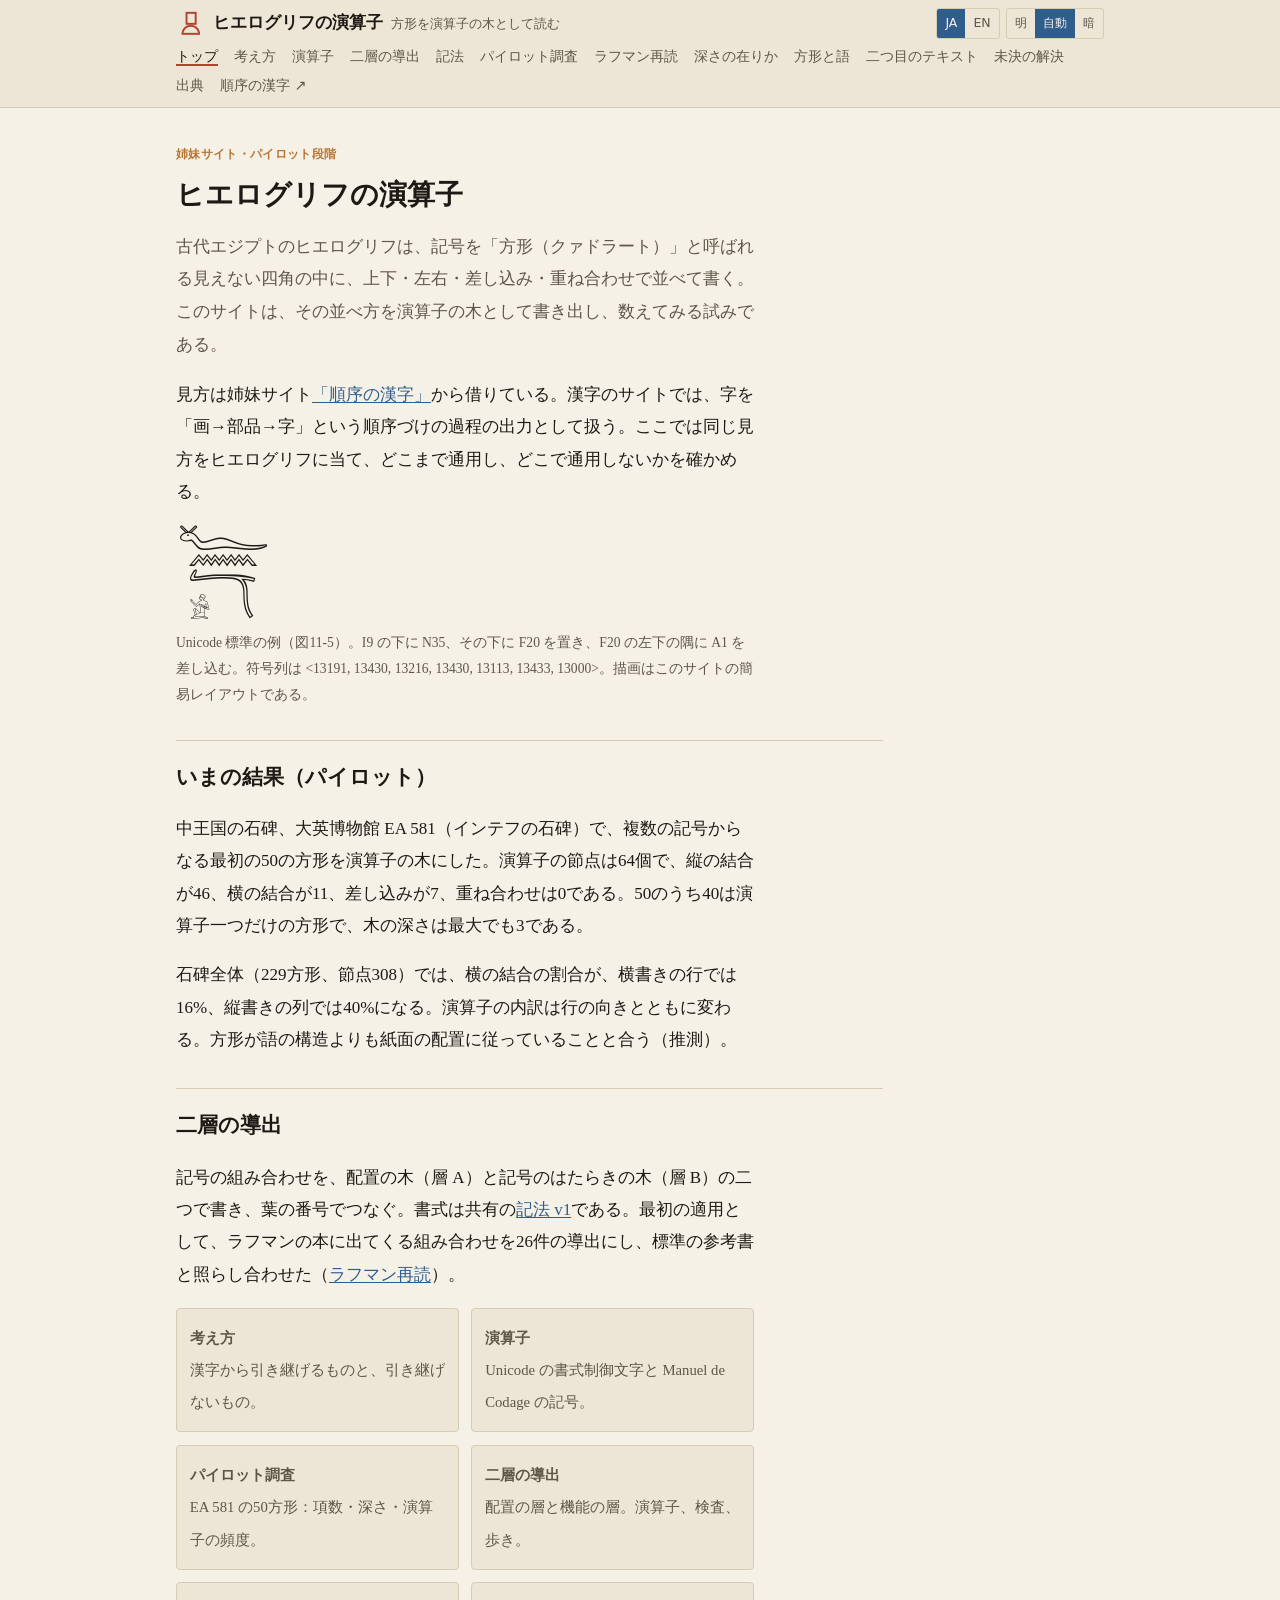
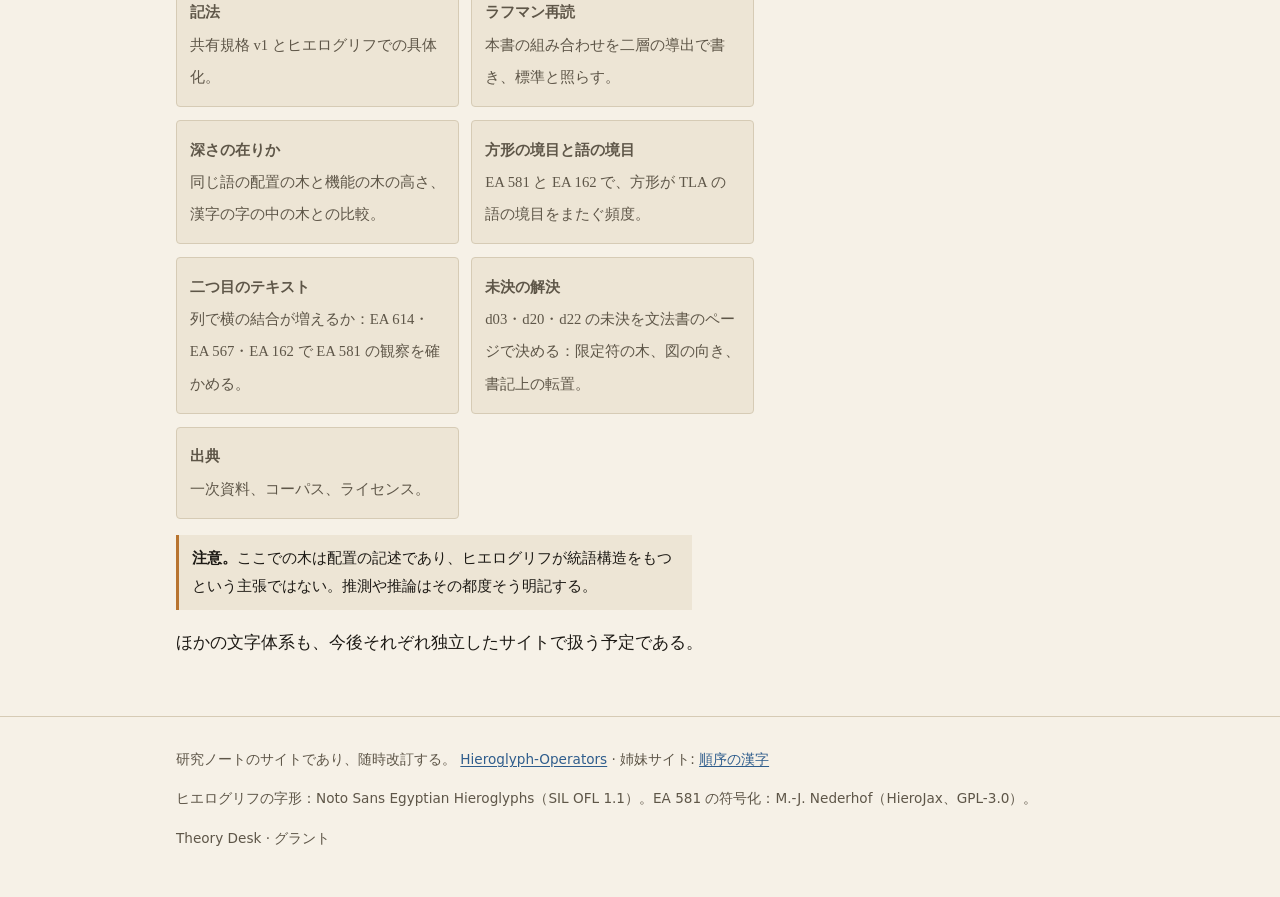
<file: site/index.html>
<!DOCTYPE html>
<html lang="ja" data-lang="ja">
<head>
<meta charset="utf-8">
<meta name="viewport" content="width=device-width, initial-scale=1">
<title>トップ — ヒエログリフの演算子</title>
<meta name="title-ja" content="トップ — ヒエログリフの演算子">
<meta name="title-en" content="Top — Hieroglyph Operators">
<meta name="description" content="Egyptian hieroglyphic quadrats read as operator trees over Gardiner signs. A sister site to Kanji in Order.">
<meta name="color-scheme" content="light dark">
<link rel="icon" href="favicon.svg" type="image/svg+xml">
<link rel="preload" href="fonts/NotoSansEgyptianHieroglyphs-Regular.woff2" as="font" type="font/woff2" crossorigin>
<link rel="stylesheet" href="css/main.css">
<script>
(function () {
  try {
    var r = document.documentElement, t = localStorage.getItem('ho-theme');
    var th = (t === 'light' || t === 'dark') ? t : (matchMedia('(prefers-color-scheme: dark)').matches ? 'dark' : 'light');
    r.setAttribute('data-theme', th); r.style.colorScheme = th;
    var q = (location.search.match(/[?&]lang=(ja|en)/) || [])[1];
    var l = q || localStorage.getItem('ho-lang'); if (l !== 'en' && l !== 'ja') l = 'ja';
    r.lang = l; r.setAttribute('data-lang', l);
  } catch (e) {}
})();
</script>
</head>
<body>
<a class="skip" href="#main"><span class="ja" lang="ja">本文へ</span><span class="en" lang="en">Skip to content</span></a>
<header class="site-header">
  <div class="wrap">
    <a class="brand" href="./"><span class="brand-glyph" aria-hidden="true" data-q="𓊪𓐰𓏏" data-size="1.7em"></span><span class="ja" lang="ja">ヒエログリフの演算子</span><span class="en" lang="en">Hieroglyph Operators</span><small><span class="ja" lang="ja">方形を演算子の木として読む</span><span class="en" lang="en">quadrats as operator trees</span></small></a>
    <div class="controls">
      <form class="seg lang-toggle" aria-label="Language"><label><input type="radio" name="lang" value="ja"><span>JA</span></label><label><input type="radio" name="lang" value="en"><span>EN</span></label></form>
      <form class="seg theme-toggle" aria-label="Theme"><label><input type="radio" name="theme" value="light"><span><span class="ja" lang="ja">明</span><span class="en" lang="en">Light</span></span></label><label><input type="radio" name="theme" value="auto"><span><span class="ja" lang="ja">自動</span><span class="en" lang="en">Auto</span></span></label><label><input type="radio" name="theme" value="dark"><span><span class="ja" lang="ja">暗</span><span class="en" lang="en">Dark</span></span></label></form>
    </div>
    <nav class="primary" aria-label="Primary"><ul><li><a href="./" aria-current="page"><span class="ja" lang="ja">トップ</span><span class="en" lang="en">Top</span></a></li><li><a href="concept"><span class="ja" lang="ja">考え方</span><span class="en" lang="en">Concept</span></a></li><li><a href="operators"><span class="ja" lang="ja">演算子</span><span class="en" lang="en">Operators</span></a></li><li><a href="derivations"><span class="ja" lang="ja">二層の導出</span><span class="en" lang="en">Derivations</span></a></li><li><a href="notation"><span class="ja" lang="ja">記法</span><span class="en" lang="en">Notation</span></a></li><li><a href="pilot"><span class="ja" lang="ja">パイロット調査</span><span class="en" lang="en">Pilot</span></a></li><li><a href="rahman"><span class="ja" lang="ja">ラフマン再読</span><span class="en" lang="en">Rahman</span></a></li><li><a href="depth"><span class="ja" lang="ja">深さの在りか</span><span class="en" lang="en">Depth</span></a></li><li><a href="boundaries"><span class="ja" lang="ja">方形と語</span><span class="en" lang="en">Boundaries</span></a></li><li><a href="second-text"><span class="ja" lang="ja">二つ目のテキスト</span><span class="en" lang="en">Second texts</span></a></li><li><a href="resolutions"><span class="ja" lang="ja">未決の解決</span><span class="en" lang="en">Resolutions</span></a></li><li><a href="sources"><span class="ja" lang="ja">出典</span><span class="en" lang="en">Sources</span></a></li><li><a href="https://kanji-morphology.pages.dev/"><span class="ja" lang="ja">順序の漢字 ↗</span><span class="en" lang="en">Kanji in Order ↗</span></a></li></ul></nav>
  </div>
</header>
<main id="main"><div class="wrap">

<p class="tag"><span class="ja" lang="ja">姉妹サイト・パイロット段階</span><span class="en" lang="en">Sister site · pilot stage</span></p>
<h1><span class="ja" lang="ja">ヒエログリフの演算子</span><span class="en" lang="en">Hieroglyph Operators</span></h1>
<p class="lede"><span class="ja" lang="ja">古代エジプトのヒエログリフは、記号を「方形（クァドラート）」と呼ばれる見えない四角の中に、上下・左右・差し込み・重ね合わせで並べて書く。このサイトは、その並べ方を演算子の木として書き出し、数えてみる試みである。</span><span class="en" lang="en">Ancient Egyptian hieroglyphs are written by packing signs into an invisible square called a quadrat: one above another, side by side, tucked into a corner, or laid over one another. This site writes those arrangements out as operator trees and counts them.</span></p>
<p><span class="ja" lang="ja">見方は姉妹サイト<a href="https://kanji-morphology.pages.dev/">「順序の漢字」</a>から借りている。漢字のサイトでは、字を「画→部品→字」という順序づけの過程の出力として扱う。ここでは同じ見方をヒエログリフに当て、どこまで通用し、どこで通用しないかを確かめる。</span><span class="en" lang="en">The lens is borrowed from the sister site, <a href="https://kanji-morphology.pages.dev/">Kanji in Order</a>, which treats a kanji as the output of an ordering process: strokes, then components, then characters. Here the same lens is pointed at hieroglyphs, to see where it holds and where it does not.</span></p>
<figure>
<span data-q="𓆑𓐰𓈖𓐰𓄓𓐳𓀀" data-size="5.5em"></span>
<figcaption><span class="ja" lang="ja">Unicode 標準の例（図11-5）。I9 の下に N35、その下に F20 を置き、F20 の左下の隅に A1 を差し込む。符号列は &lt;13191, 13430, 13216, 13430, 13113, 13433, 13000&gt;。描画はこのサイトの簡易レイアウトである。</span><span class="en" lang="en">An example from the Unicode Standard (Figure 11-5): I9 above N35 above F20, with A1 inserted at F20's bottom-start corner. Sequence &lt;13191, 13430, 13216, 13430, 13113, 13433, 13000&gt;. Drawn by this site's schematic layout.</span></figcaption>
</figure>

<h2><span class="ja" lang="ja">いまの結果（パイロット）</span><span class="en" lang="en">Results so far (pilot)</span></h2>
<p><span class="ja" lang="ja">中王国の石碑、大英博物館 EA 581（インテフの石碑）で、複数の記号からなる最初の50の方形を演算子の木にした。演算子の節点は64個で、縦の結合が46、横の結合が11、差し込みが7、重ね合わせは0である。50のうち40は演算子一つだけの方形で、木の深さは最大でも3である。</span><span class="en" lang="en">On a Middle Kingdom stela, British Museum EA 581 (the stela of Intef), the first 50 multi-sign quadrats were written as operator trees. They have 64 operator nodes: 46 vertical joins, 11 horizontal joins, 7 insertions and no overlays. 40 of the 50 quadrats use a single operator, and no tree is deeper than 3.</span></p>
<p><span class="ja" lang="ja">石碑全体（229方形、節点308）では、横の結合の割合が、横書きの行では16%、縦書きの列では40%になる。演算子の内訳は行の向きとともに変わる。方形が語の構造よりも紙面の配置に従っていることと合う（推測）。</span><span class="en" lang="en">Over the whole stela (229 quadrats, 308 nodes), horizontal joins are 16% of nodes in the horizontal lines and 40% in the vertical columns. The operator mix moves with line direction, which fits the idea that quadrats follow page layout more than word structure (inference).</span></p>
<h2><span class="ja" lang="ja">二層の導出</span><span class="en" lang="en">Two-layer derivations</span></h2>
<p><span class="ja" lang="ja">記号の組み合わせを、配置の木（層 A）と記号のはたらきの木（層 B）の二つで書き、葉の番号でつなぐ。書式は共有の<a href="notation">記法 v1</a>である。最初の適用として、ラフマンの本に出てくる組み合わせを26件の導出にし、標準の参考書と照らし合わせた（<a href="rahman">ラフマン再読</a>）。</span><span class="en" lang="en">Sign combinations are written as two trees, a layout tree (layer A) and a sign-function tree (layer B), linked by leaf ids, in the shared <a href="notation">notation v1</a>. As a first application, the combinations in Rahman's book were written as 26 derivations and checked against the standard references (<a href="rahman">Rahman re-read</a>).</span></p>
<div class="cards">
<a class="card" href="concept"><strong><span class="ja" lang="ja">考え方</span><span class="en" lang="en">Concept</span></strong><span><span class="ja" lang="ja">漢字から引き継げるものと、引き継げないもの。</span><span class="en" lang="en">What carries over from kanji, and what does not.</span></span></a>
<a class="card" href="operators"><strong><span class="ja" lang="ja">演算子</span><span class="en" lang="en">Operators</span></strong><span><span class="ja" lang="ja">Unicode の書式制御文字と Manuel de Codage の記号。</span><span class="en" lang="en">The Unicode format controls and the Manuel de Codage signs.</span></span></a>
<a class="card" href="pilot"><strong><span class="ja" lang="ja">パイロット調査</span><span class="en" lang="en">Pilot</span></strong><span><span class="ja" lang="ja">EA 581 の50方形：項数・深さ・演算子の頻度。</span><span class="en" lang="en">50 quadrats from EA 581: arity, depth, operator counts.</span></span></a>
<a class="card" href="derivations"><strong><span class="ja" lang="ja">二層の導出</span><span class="en" lang="en">Two-layer derivations</span></strong><span><span class="ja" lang="ja">配置の層と機能の層。演算子、検査、歩き。</span><span class="en" lang="en">Layout layer and function layer: operators, checks, walks.</span></span></a>
<a class="card" href="notation"><strong><span class="ja" lang="ja">記法</span><span class="en" lang="en">Notation</span></strong><span><span class="ja" lang="ja">共有規格 v1 とヒエログリフでの具体化。</span><span class="en" lang="en">Shared standard v1 and its hieroglyph profile.</span></span></a>
<a class="card" href="rahman"><strong><span class="ja" lang="ja">ラフマン再読</span><span class="en" lang="en">Rahman re-read</span></strong><span><span class="ja" lang="ja">本書の組み合わせを二層の導出で書き、標準と照らす。</span><span class="en" lang="en">The book's combinations as two-layer derivations, checked against the standard.</span></span></a>
<a class="card" href="depth"><strong><span class="ja" lang="ja">深さの在りか</span><span class="en" lang="en">Where the depth sits</span></strong><span><span class="ja" lang="ja">同じ語の配置の木と機能の木の高さ、漢字の字の中の木との比較。</span><span class="en" lang="en">Layout height against function height for the same words, beside the tree inside a kanji.</span></span></a>
<a class="card" href="boundaries"><strong><span class="ja" lang="ja">方形の境目と語の境目</span><span class="en" lang="en">Quadrat and word boundaries</span></strong><span><span class="ja" lang="ja">EA 581 と EA 162 で、方形が TLA の語の境目をまたぐ頻度。</span><span class="en" lang="en">How often a quadrat crosses a TLA word boundary, in EA 581 and EA 162.</span></span></a>
<a class="card" href="second-text"><strong><span class="ja" lang="ja">二つ目のテキスト</span><span class="en" lang="en">Second texts</span></strong><span><span class="ja" lang="ja">列で横の結合が増えるか：EA 614・EA 567・EA 162 で EA 581 の観察を確かめる。</span><span class="en" lang="en">Do horizontal joins rise in columns? The EA 581 observation checked on EA 614, EA 567 and EA 162.</span></span></a>
<a class="card" href="resolutions"><strong><span class="ja" lang="ja">未決の解決</span><span class="en" lang="en">Resolutions</span></strong><span><span class="ja" lang="ja">d03・d20・d22 の未決を文法書のページで決める：限定符の木、図の向き、書記上の転置。</span><span class="en" lang="en">The open points of d03, d20 and d22 settled from the grammars: the determinative tree, the figure's orientation, graphic transposition.</span></span></a>
<a class="card" href="sources"><strong><span class="ja" lang="ja">出典</span><span class="en" lang="en">Sources</span></strong><span><span class="ja" lang="ja">一次資料、コーパス、ライセンス。</span><span class="en" lang="en">Primary sources, corpora, licences.</span></span></a>
</div>
<div class="flag spec"><span class="ja" lang="ja"><strong>注意。</strong>ここでの木は配置の記述であり、ヒエログリフが統語構造をもつという主張ではない。推測や推論はその都度そう明記する。</span><span class="en" lang="en"><strong>Note.</strong> The trees here describe arrangement. They are not a claim that hieroglyphs have syntax. Inference and speculation are labelled where they appear.</span></div>
<p><span class="ja" lang="ja">ほかの文字体系も、今後それぞれ独立したサイトで扱う予定である。</span><span class="en" lang="en">Other writing systems will get their own sites later.</span></p>

</div></main>
<footer class="site-footer"><div class="wrap">
<p><span class="ja" lang="ja">研究ノートのサイトであり、随時改訂する。</span><span class="en" lang="en">A research-notes site, revised as the work goes on.</span> <a href="https://github.com/crimsonflower420/Hieroglyph-Operators">Hieroglyph-Operators</a> · <span class="ja" lang="ja">姉妹サイト</span><span class="en" lang="en">Sister site</span>: <a href="https://kanji-morphology.pages.dev/"><span class="ja" lang="ja">順序の漢字</span><span class="en" lang="en">Kanji in Order</span></a></p>
<p><span class="ja" lang="ja">ヒエログリフの字形：Noto Sans Egyptian Hieroglyphs（SIL OFL 1.1）。EA 581 の符号化：M.-J. Nederhof（HieroJax、GPL-3.0）。</span><span class="en" lang="en">Glyphs: Noto Sans Egyptian Hieroglyphs (SIL OFL 1.1). EA 581 encoding: M.-J. Nederhof (HieroJax, GPL-3.0).</span></p>
<p>Theory Desk · <span class="ja" lang="ja">グラント</span><span class="en" lang="en">Grant Golland</span></p>
</div></footer>
<script src="js/site.js" defer></script>
<script src="js/quadrat.js" defer></script>
</body>
</html>
</file>
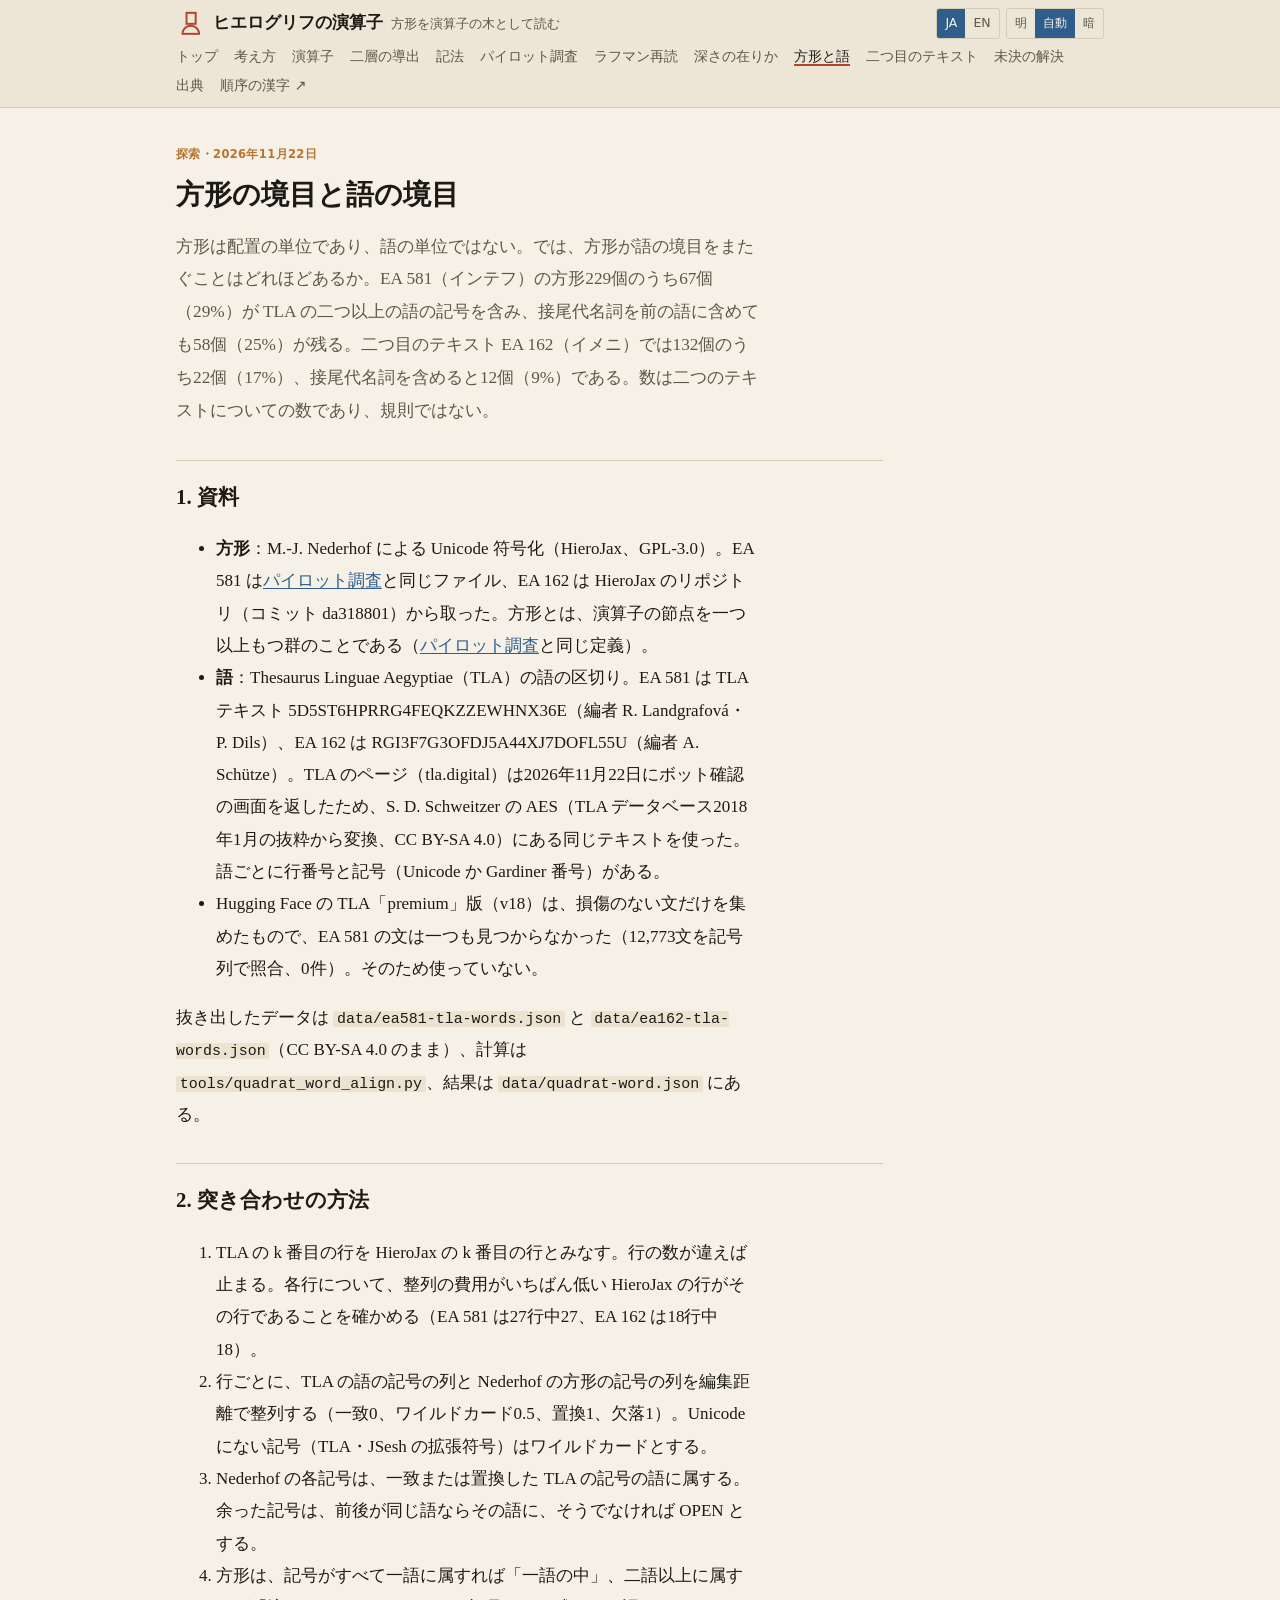
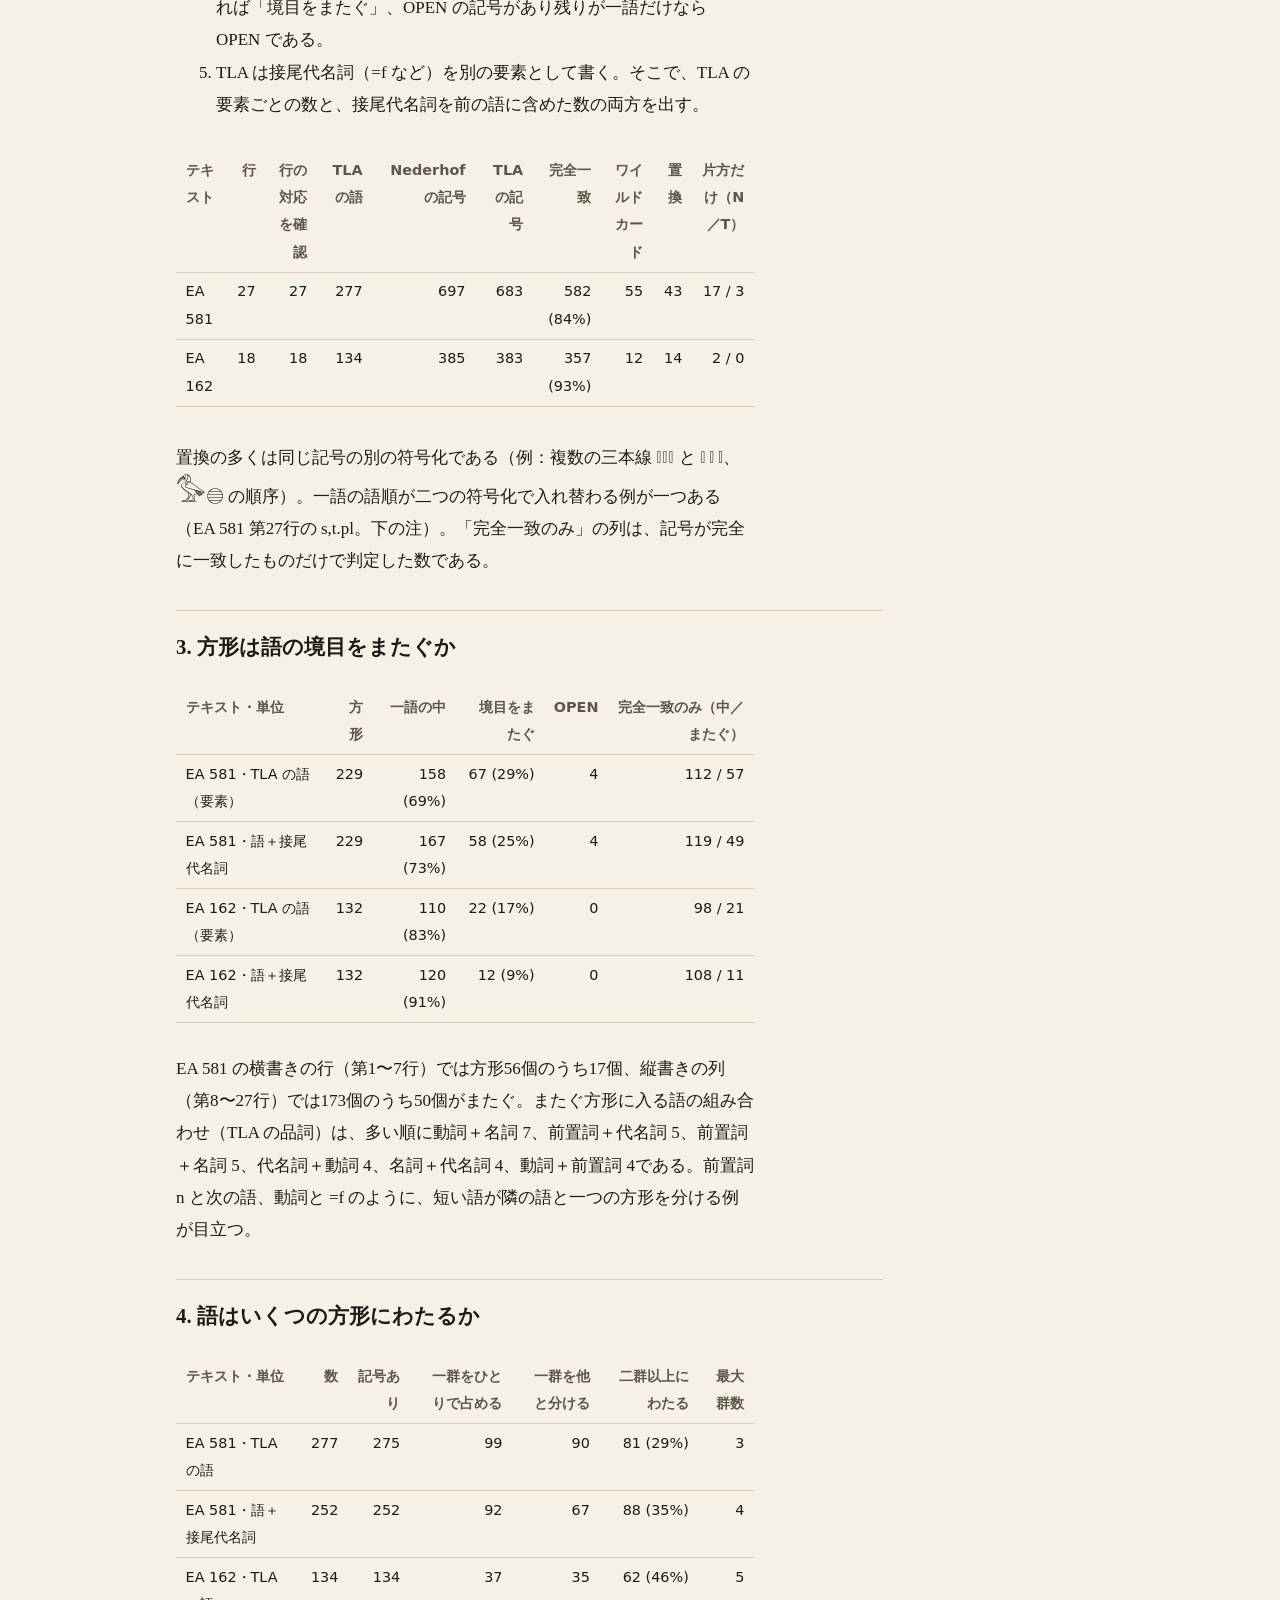
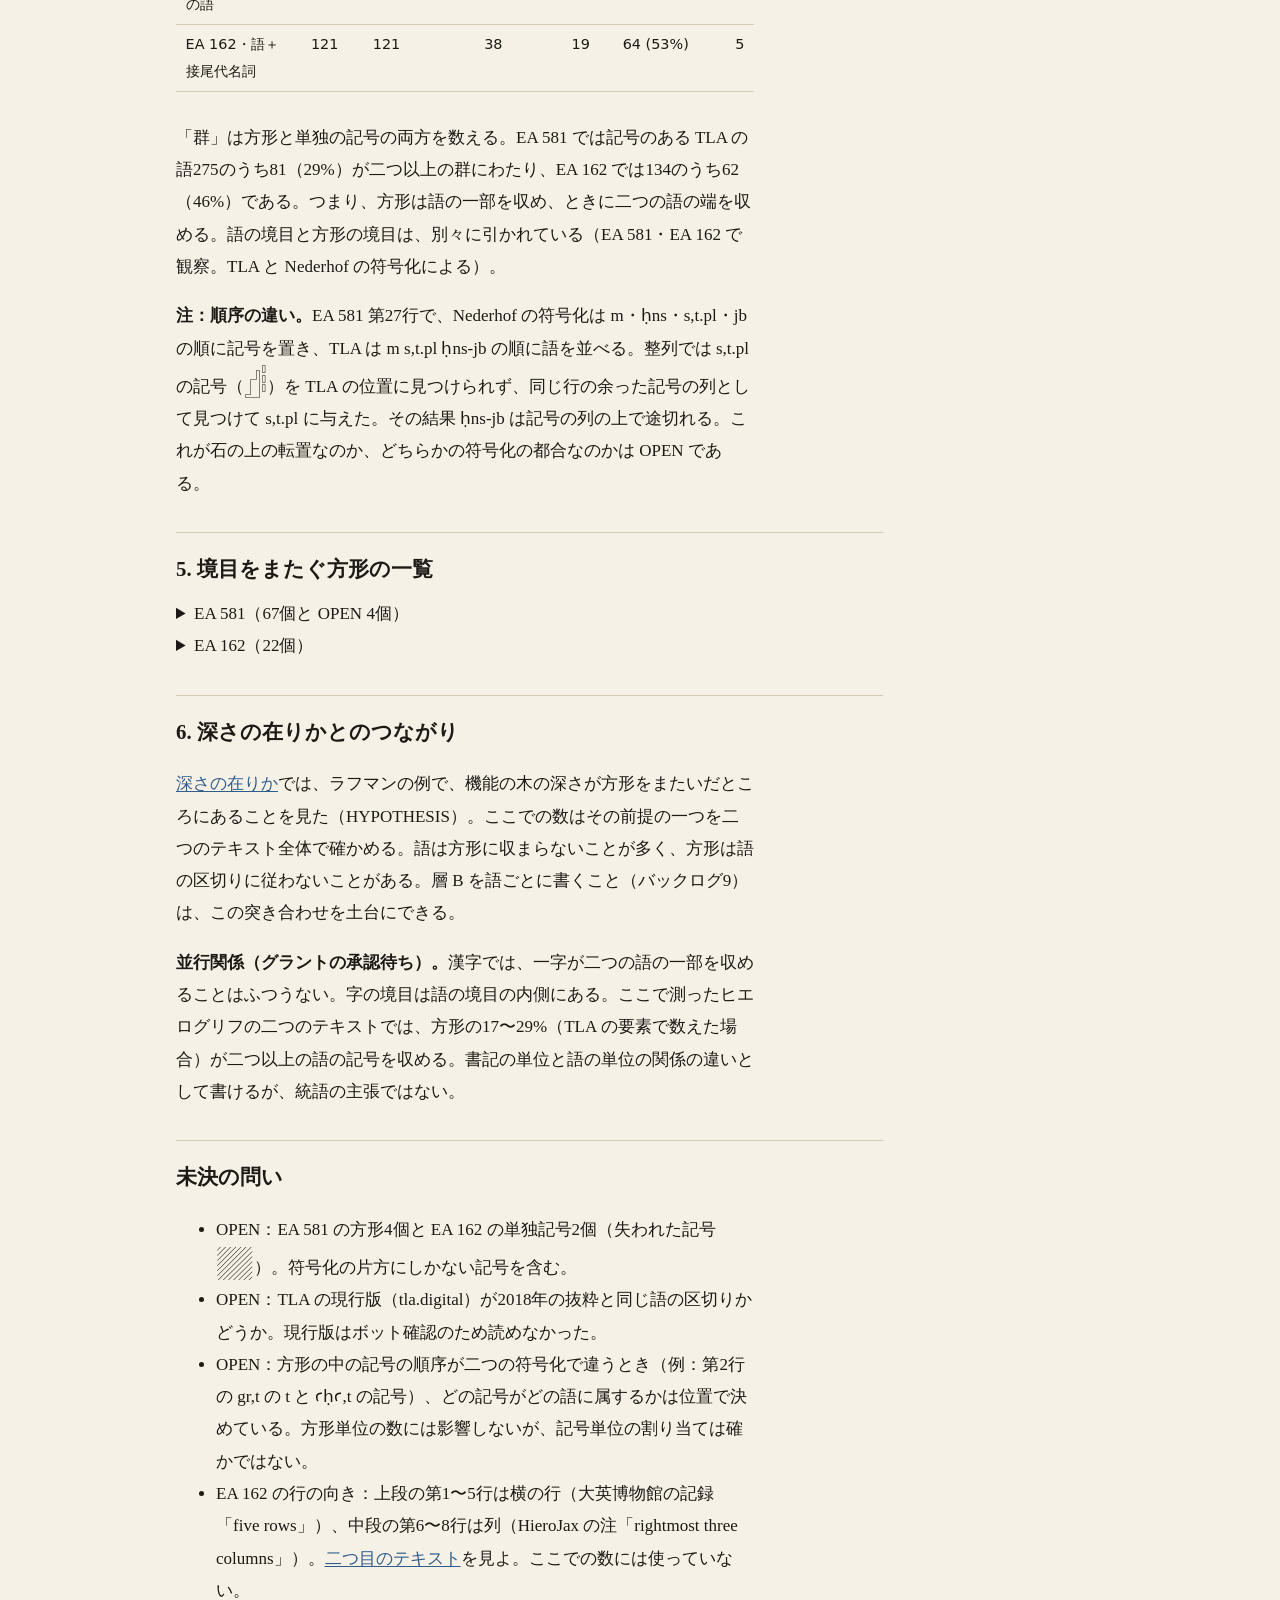
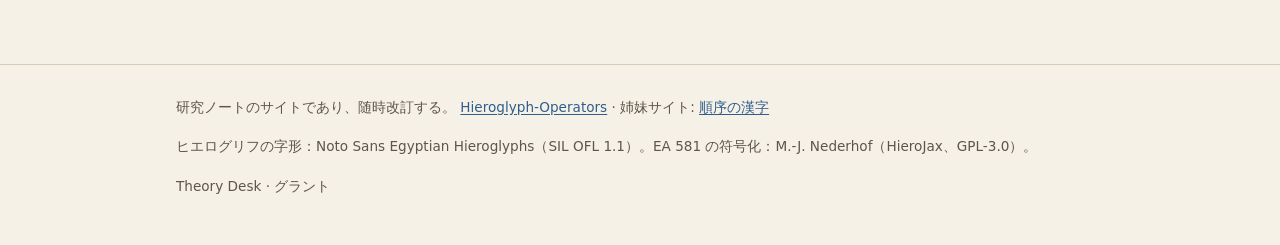
<file: site/boundaries.html>
<!DOCTYPE html>
<html lang="ja" data-lang="ja">
<head>
<meta charset="utf-8">
<meta name="viewport" content="width=device-width, initial-scale=1">
<title>方形の境目と語の境目 — ヒエログリフの演算子</title>
<meta name="title-ja" content="方形の境目と語の境目 — ヒエログリフの演算子">
<meta name="title-en" content="Quadrat and word boundaries — Hieroglyph Operators">
<meta name="description" content="Egyptian hieroglyphic quadrats read as operator trees over Gardiner signs. A sister site to Kanji in Order.">
<meta name="color-scheme" content="light dark">
<link rel="icon" href="favicon.svg" type="image/svg+xml">
<link rel="preload" href="fonts/NotoSansEgyptianHieroglyphs-Regular.woff2" as="font" type="font/woff2" crossorigin>
<link rel="stylesheet" href="css/main.css">
<script>
(function () {
  try {
    var r = document.documentElement, t = localStorage.getItem('ho-theme');
    var th = (t === 'light' || t === 'dark') ? t : (matchMedia('(prefers-color-scheme: dark)').matches ? 'dark' : 'light');
    r.setAttribute('data-theme', th); r.style.colorScheme = th;
    var q = (location.search.match(/[?&]lang=(ja|en)/) || [])[1];
    var l = q || localStorage.getItem('ho-lang'); if (l !== 'en' && l !== 'ja') l = 'ja';
    r.lang = l; r.setAttribute('data-lang', l);
  } catch (e) {}
})();
</script>
</head>
<body>
<a class="skip" href="#main"><span class="ja" lang="ja">本文へ</span><span class="en" lang="en">Skip to content</span></a>
<header class="site-header">
  <div class="wrap">
    <a class="brand" href="./"><span class="brand-glyph" aria-hidden="true" data-q="𓊪𓐰𓏏" data-size="1.7em"></span><span class="ja" lang="ja">ヒエログリフの演算子</span><span class="en" lang="en">Hieroglyph Operators</span><small><span class="ja" lang="ja">方形を演算子の木として読む</span><span class="en" lang="en">quadrats as operator trees</span></small></a>
    <div class="controls">
      <form class="seg lang-toggle" aria-label="Language"><label><input type="radio" name="lang" value="ja"><span>JA</span></label><label><input type="radio" name="lang" value="en"><span>EN</span></label></form>
      <form class="seg theme-toggle" aria-label="Theme"><label><input type="radio" name="theme" value="light"><span><span class="ja" lang="ja">明</span><span class="en" lang="en">Light</span></span></label><label><input type="radio" name="theme" value="auto"><span><span class="ja" lang="ja">自動</span><span class="en" lang="en">Auto</span></span></label><label><input type="radio" name="theme" value="dark"><span><span class="ja" lang="ja">暗</span><span class="en" lang="en">Dark</span></span></label></form>
    </div>
    <nav class="primary" aria-label="Primary"><ul><li><a href="./"><span class="ja" lang="ja">トップ</span><span class="en" lang="en">Top</span></a></li><li><a href="concept"><span class="ja" lang="ja">考え方</span><span class="en" lang="en">Concept</span></a></li><li><a href="operators"><span class="ja" lang="ja">演算子</span><span class="en" lang="en">Operators</span></a></li><li><a href="derivations"><span class="ja" lang="ja">二層の導出</span><span class="en" lang="en">Derivations</span></a></li><li><a href="notation"><span class="ja" lang="ja">記法</span><span class="en" lang="en">Notation</span></a></li><li><a href="pilot"><span class="ja" lang="ja">パイロット調査</span><span class="en" lang="en">Pilot</span></a></li><li><a href="rahman"><span class="ja" lang="ja">ラフマン再読</span><span class="en" lang="en">Rahman</span></a></li><li><a href="depth"><span class="ja" lang="ja">深さの在りか</span><span class="en" lang="en">Depth</span></a></li><li><a href="boundaries" aria-current="page"><span class="ja" lang="ja">方形と語</span><span class="en" lang="en">Boundaries</span></a></li><li><a href="second-text"><span class="ja" lang="ja">二つ目のテキスト</span><span class="en" lang="en">Second texts</span></a></li><li><a href="resolutions"><span class="ja" lang="ja">未決の解決</span><span class="en" lang="en">Resolutions</span></a></li><li><a href="sources"><span class="ja" lang="ja">出典</span><span class="en" lang="en">Sources</span></a></li><li><a href="https://kanji-morphology.pages.dev/"><span class="ja" lang="ja">順序の漢字 ↗</span><span class="en" lang="en">Kanji in Order ↗</span></a></li></ul></nav>
  </div>
</header>
<main id="main"><div class="wrap">

<p class="tag"><span class="ja" lang="ja">探索・2026年11月22日</span><span class="en" lang="en">Exploration · 22 Nov 2026</span></p>
<h1><span class="ja" lang="ja">方形の境目と語の境目</span><span class="en" lang="en">Quadrat boundaries and word boundaries</span></h1>
<p class="lede"><span class="ja" lang="ja">方形は配置の単位であり、語の単位ではない。では、方形が語の境目をまたぐことはどれほどあるか。EA 581（インテフ）の方形229個のうち67個（29%）が TLA の二つ以上の語の記号を含み、接尾代名詞を前の語に含めても58個（25%）が残る。二つ目のテキスト EA 162（イメニ）では132個のうち22個（17%）、接尾代名詞を含めると12個（9%）である。数は二つのテキストについての数であり、規則ではない。</span><span class="en" lang="en">A quadrat is a unit of layout, not a unit of the word. So how often does a quadrat cut across a word boundary? Of the 229 quadrats of EA 581 (Intef), 67 (29%) hold signs of two or more TLA words; with suffix pronouns counted as part of the word before them, 58 (25%) remain. In a second text, EA 162 (Imeny), it is 22 of 132 (17%), and 12 (9%) with suffix pronouns attached. These are counts in two texts, not rules.</span></p>

<h2><span class="ja" lang="ja">1. 資料</span><span class="en" lang="en">1. Sources</span></h2>
<ul>
<li><span class="ja" lang="ja"><b>方形</b>：M.-J. Nederhof による Unicode 符号化（HieroJax、GPL-3.0）。EA 581 は<a href="pilot">パイロット調査</a>と同じファイル、EA 162 は HieroJax のリポジトリ（コミット da318801）から取った。方形とは、演算子の節点を一つ以上もつ群のことである（<a href="pilot">パイロット調査</a>と同じ定義）。</span><span class="en" lang="en"><b>Quadrats</b>: M.-J. Nederhof's Unicode encodings (HieroJax, GPL-3.0). EA 581 is the same file as the <a href="pilot">pilot</a>; EA 162 comes from the HieroJax repository (commit da318801). A quadrat is a group with at least one operator node (the <a href="pilot">pilot</a> definition).</span></li>
<li><span class="ja" lang="ja"><b>語</b>：Thesaurus Linguae Aegyptiae（TLA）の語の区切り。EA 581 は TLA テキスト 5D5ST6HPRRG4FEQKZZEWHNX36E（編者 R. Landgrafová・P. Dils）、EA 162 は RGI3F7G3OFDJ5A44XJ7DOFL55U（編者 A. Schütze）。TLA のページ（tla.digital）は2026年11月22日にボット確認の画面を返したため、S. D. Schweitzer の AES（TLA データベース2018年1月の抜粋から変換、CC BY-SA 4.0）にある同じテキストを使った。語ごとに行番号と記号（Unicode か Gardiner 番号）がある。</span><span class="en" lang="en"><b>Words</b>: the word division of the Thesaurus Linguae Aegyptiae (TLA). EA 581 is TLA text 5D5ST6HPRRG4FEQKZZEWHNX36E (eds R. Landgrafová and P. Dils); EA 162 is RGI3F7G3OFDJ5A44XJ7DOFL55U (ed. A. Schütze). The TLA page (tla.digital) returned a bot-verification page on 22 Nov 2026, so the same texts were taken from S. D. Schweitzer's AES (converted from the TLA database excerpt of January 2018, CC BY-SA 4.0). Each word carries its line number and its signs (Unicode or Gardiner numbers).</span></li>
<li><span class="ja" lang="ja">Hugging Face の TLA「premium」版（v18）は、損傷のない文だけを集めたもので、EA 581 の文は一つも見つからなかった（12,773文を記号列で照合、0件）。そのため使っていない。</span><span class="en" lang="en">The TLA “premium” set on Hugging Face (v18) keeps only undamaged sentences; no EA 581 sentence was found in it (12,773 sentences matched by sign string, 0 hits), so it is not used.</span></li>
</ul>
<p><span class="ja" lang="ja">抜き出したデータは <code>data/ea581-tla-words.json</code> と <code>data/ea162-tla-words.json</code>（CC BY-SA 4.0 のまま）、計算は <code>tools/quadrat_word_align.py</code>、結果は <code>data/quadrat-word.json</code> にある。</span><span class="en" lang="en">The extracts are <code>data/ea581-tla-words.json</code> and <code>data/ea162-tla-words.json</code> (still CC BY-SA 4.0); the computation is <code>tools/quadrat_word_align.py</code>; the results are in <code>data/quadrat-word.json</code>.</span></p>

<h2><span class="ja" lang="ja">2. 突き合わせの方法</span><span class="en" lang="en">2. How the two are aligned</span></h2>
<ol>
<li><span class="ja" lang="ja">TLA の k 番目の行を HieroJax の k 番目の行とみなす。行の数が違えば止まる。各行について、整列の費用がいちばん低い HieroJax の行がその行であることを確かめる（EA 581 は27行中27、EA 162 は18行中18）。</span><span class="en" lang="en">The k-th TLA line is taken as the k-th HieroJax line; the script stops if the counts differ. For each line it checks that the HieroJax line with the lowest alignment cost is that same line (27 of 27 for EA 581, 18 of 18 for EA 162).</span></li>
<li><span class="ja" lang="ja">行ごとに、TLA の語の記号の列と Nederhof の方形の記号の列を編集距離で整列する（一致0、ワイルドカード0.5、置換1、欠落1）。Unicode にない記号（TLA・JSesh の拡張符号）はワイルドカードとする。</span><span class="en" lang="en">Line by line, the signs of the TLA words are aligned with the signs of Nederhof's quadrats by edit distance (match 0, wildcard 0.5, substitution 1, gap 1). Signs with no Unicode code point (TLA/JSesh extension codes) become wildcards.</span></li>
<li><span class="ja" lang="ja">Nederhof の各記号は、一致または置換した TLA の記号の語に属する。余った記号は、前後が同じ語ならその語に、そうでなければ OPEN とする。</span><span class="en" lang="en">Each Nederhof sign belongs to the word of the TLA sign it matched or replaced. A leftover sign goes to the word on both sides of it if that is one word; otherwise it is OPEN.</span></li>
<li><span class="ja" lang="ja">方形は、記号がすべて一語に属すれば「一語の中」、二語以上に属すれば「境目をまたぐ」、OPEN の記号があり残りが一語だけなら OPEN である。</span><span class="en" lang="en">A quadrat is “inside one” if all its signs belong to one word, “across” if they belong to two or more, and OPEN if a sign is OPEN and the rest belong to one word only.</span></li>
<li><span class="ja" lang="ja">TLA は接尾代名詞（=f など）を別の要素として書く。そこで、TLA の要素ごとの数と、接尾代名詞を前の語に含めた数の両方を出す。</span><span class="en" lang="en">The TLA writes suffix pronouns (=f etc.) as separate elements, so the counts are given both per TLA element and with suffix pronouns attached to the word before them.</span></li>
</ol>
<div class="table-scroll"><table><tr><th><span class="ja" lang="ja">テキスト</span><span class="en" lang="en">Text</span></th><th class="num"><span class="ja" lang="ja">行</span><span class="en" lang="en">lines</span></th><th class="num"><span class="ja" lang="ja">行の対応を確認</span><span class="en" lang="en">line map confirmed</span></th><th class="num"><span class="ja" lang="ja">TLA の語</span><span class="en" lang="en">TLA tokens</span></th><th class="num"><span class="ja" lang="ja">Nederhof の記号</span><span class="en" lang="en">Nederhof signs</span></th><th class="num"><span class="ja" lang="ja">TLA の記号</span><span class="en" lang="en">TLA signs</span></th><th class="num"><span class="ja" lang="ja">完全一致</span><span class="en" lang="en">exact</span></th><th class="num"><span class="ja" lang="ja">ワイルドカード</span><span class="en" lang="en">wildcard</span></th><th class="num"><span class="ja" lang="ja">置換</span><span class="en" lang="en">substituted</span></th><th class="num"><span class="ja" lang="ja">片方だけ（N／T）</span><span class="en" lang="en">one side only (N / T)</span></th></tr><tr><td>EA 581</td><td class="num">27</td><td class="num">27</td><td class="num">277</td><td class="num">697</td><td class="num">683</td><td class="num">582 (84%)</td><td class="num">55</td><td class="num">43</td><td class="num">17 / 3</td></tr><tr><td>EA 162</td><td class="num">18</td><td class="num">18</td><td class="num">134</td><td class="num">385</td><td class="num">383</td><td class="num">357 (93%)</td><td class="num">12</td><td class="num">14</td><td class="num">2 / 0</td></tr></table></div>
<p class="meta"><span class="ja" lang="ja">置換の多くは同じ記号の別の符号化である（例：複数の三本線 <span class="h">𓏤𓏤𓏤</span> と <span class="h">𓏥</span>、<span class="h">𓅜𓐍</span> の順序）。一語の語順が二つの符号化で入れ替わる例が一つある（EA 581 第27行の s,t.pl。下の注）。「完全一致のみ」の列は、記号が完全に一致したものだけで判定した数である。</span><span class="en" lang="en">Most substitutions are two encodings of the same writing (e.g. three plural strokes <span class="h">𓏤𓏤𓏤</span> against <span class="h">𓏥</span>, or the order of <span class="h">𓅜𓐍</span>). In one case a word sits in a different order in the two encodings (EA 581 line 27, s,t.pl; see the note below). The exact-only column counts only quadrats decided by exactly matched signs.</span></p>

<h2><span class="ja" lang="ja">3. 方形は語の境目をまたぐか</span><span class="en" lang="en">3. Do quadrats cross word boundaries?</span></h2>
<div class="table-scroll"><table><tr><th><span class="ja" lang="ja">テキスト・単位</span><span class="en" lang="en">Text · unit</span></th><th class="num"><span class="ja" lang="ja">方形</span><span class="en" lang="en">quadrats</span></th><th class="num"><span class="ja" lang="ja">一語の中</span><span class="en" lang="en">inside one</span></th><th class="num"><span class="ja" lang="ja">境目をまたぐ</span><span class="en" lang="en">across</span></th><th class="num">OPEN</th><th class="num"><span class="ja" lang="ja">完全一致のみ（中／またぐ）</span><span class="en" lang="en">exact-only (inside / across)</span></th></tr><tr><td><span class="ja" lang="ja">EA 581・TLA の語（要素）</span><span class="en" lang="en">EA 581 · TLA token</span></td><td class="num">229</td><td class="num">158 (69%)</td><td class="num">67 (29%)</td><td class="num">4</td><td class="num">112 / 57</td></tr><tr><td><span class="ja" lang="ja">EA 581・語＋接尾代名詞</span><span class="en" lang="en">EA 581 · word + suffix pronoun</span></td><td class="num">229</td><td class="num">167 (73%)</td><td class="num">58 (25%)</td><td class="num">4</td><td class="num">119 / 49</td></tr><tr><td><span class="ja" lang="ja">EA 162・TLA の語（要素）</span><span class="en" lang="en">EA 162 · TLA token</span></td><td class="num">132</td><td class="num">110 (83%)</td><td class="num">22 (17%)</td><td class="num">0</td><td class="num">98 / 21</td></tr><tr><td><span class="ja" lang="ja">EA 162・語＋接尾代名詞</span><span class="en" lang="en">EA 162 · word + suffix pronoun</span></td><td class="num">132</td><td class="num">120 (91%)</td><td class="num">12 (9%)</td><td class="num">0</td><td class="num">108 / 11</td></tr></table></div>
<p><span class="ja" lang="ja">EA 581 の横書きの行（第1〜7行）では方形56個のうち17個、縦書きの列（第8〜27行）では173個のうち50個がまたぐ。またぐ方形に入る語の組み合わせ（TLA の品詞）は、多い順に動詞＋名詞 7、前置詞＋代名詞 5、前置詞＋名詞 5、代名詞＋動詞 4、名詞＋代名詞 4、動詞＋前置詞 4である。前置詞 n と次の語、動詞と =f のように、短い語が隣の語と一つの方形を分ける例が目立つ。</span><span class="en" lang="en">In the horizontal rows of EA 581 (lines 1–7), 17 of 56 quadrats cross; in the columns (lines 8–27), 50 of 173. The word pairs inside crossing quadrats (TLA parts of speech), most frequent first: verb + substantive 7, preposition + pronoun 5, preposition + substantive 5, pronoun + verb 4, substantive + pronoun 4, verb + preposition 4. Short words sharing a quadrat with a neighbour are prominent, such as the preposition n with the next word, or a verb with =f.</span></p>

<h2><span class="ja" lang="ja">4. 語はいくつの方形にわたるか</span><span class="en" lang="en">4. How many groups does a word span?</span></h2>
<div class="table-scroll"><table><tr><th><span class="ja" lang="ja">テキスト・単位</span><span class="en" lang="en">Text · unit</span></th><th class="num"><span class="ja" lang="ja">数</span><span class="en" lang="en">n</span></th><th class="num"><span class="ja" lang="ja">記号あり</span><span class="en" lang="en">with signs</span></th><th class="num"><span class="ja" lang="ja">一群をひとりで占める</span><span class="en" lang="en">fills one group alone</span></th><th class="num"><span class="ja" lang="ja">一群を他と分ける</span><span class="en" lang="en">shares one group</span></th><th class="num"><span class="ja" lang="ja">二群以上にわたる</span><span class="en" lang="en">spans 2+ groups</span></th><th class="num"><span class="ja" lang="ja">最大群数</span><span class="en" lang="en">max groups</span></th></tr><tr><td><span class="ja" lang="ja">EA 581・TLA の語</span><span class="en" lang="en">EA 581 · TLA token</span></td><td class="num">277</td><td class="num">275</td><td class="num">99</td><td class="num">90</td><td class="num">81 (29%)</td><td class="num">3</td></tr><tr><td><span class="ja" lang="ja">EA 581・語＋接尾代名詞</span><span class="en" lang="en">EA 581 · word + suffix</span></td><td class="num">252</td><td class="num">252</td><td class="num">92</td><td class="num">67</td><td class="num">88 (35%)</td><td class="num">4</td></tr><tr><td><span class="ja" lang="ja">EA 162・TLA の語</span><span class="en" lang="en">EA 162 · TLA token</span></td><td class="num">134</td><td class="num">134</td><td class="num">37</td><td class="num">35</td><td class="num">62 (46%)</td><td class="num">5</td></tr><tr><td><span class="ja" lang="ja">EA 162・語＋接尾代名詞</span><span class="en" lang="en">EA 162 · word + suffix</span></td><td class="num">121</td><td class="num">121</td><td class="num">38</td><td class="num">19</td><td class="num">64 (53%)</td><td class="num">5</td></tr></table></div>
<p><span class="ja" lang="ja">「群」は方形と単独の記号の両方を数える。EA 581 では記号のある TLA の語275のうち81（29%）が二つ以上の群にわたり、EA 162 では134のうち62（46%）である。つまり、方形は語の一部を収め、ときに二つの語の端を収める。語の境目と方形の境目は、別々に引かれている（EA 581・EA 162 で観察。TLA と Nederhof の符号化による）。</span><span class="en" lang="en">A “group” counts quadrats and lone signs alike. In EA 581, 81 of the 275 TLA words with signs (29%) span two or more groups; in EA 162, 62 of 134 (46%). So a quadrat holds part of a word, and sometimes the edges of two words. Word boundaries and quadrat boundaries are drawn independently (observed in EA 581 and EA 162; TLA and Nederhof encodings).</span></p>
<div class="note"><p><span class="ja" lang="ja"><strong>注：順序の違い。</strong>EA 581 第27行で、Nederhof の符号化は m・ḥns・s,t.pl・jb の順に記号を置き、TLA は m s,t.pl ḥns-jb の順に語を並べる。整列では s,t.pl の記号（<span class="h">𓊨𓏪</span>）を TLA の位置に見つけられず、同じ行の余った記号の列として見つけて s,t.pl に与えた。その結果 ḥns-jb は記号の列の上で途切れる。これが石の上の転置なのか、どちらかの符号化の都合なのかは OPEN である。</span><span class="en" lang="en"><strong>Note: an order difference.</strong> In EA 581 line 27, Nederhof's encoding has the signs in the order m · ḥns · s,t.pl · jb, while the TLA lists the words as m s,t.pl ḥns-jb. The alignment did not find the signs of s,t.pl (<span class="h">𓊨𓏪</span>) at the TLA position; it found them as a leftover run in the same line and gave them to s,t.pl. As a result ḥns-jb is discontinuous in the sign sequence. Whether this is a transposition on the stone or a convention of one of the encodings is OPEN.</span></p></div>

<h2><span class="ja" lang="ja">5. 境目をまたぐ方形の一覧</span><span class="en" lang="en">5. List of crossing quadrats</span></h2>
<details><summary><span class="ja" lang="ja">EA 581（67個と OPEN 4個）</span><span class="en" lang="en">EA 581 (67, plus 4 OPEN)</span></summary>
<div class="table-scroll"><table><tr><th><span class="ja" lang="ja">行.位置</span><span class="en" lang="en">line.pos</span></th><th><span class="ja" lang="ja">方形</span><span class="en" lang="en">quadrat</span></th><th><span class="ja" lang="ja">TLA の語（翻字）</span><span class="en" lang="en">TLA tokens (transliteration)</span></th><th></th></tr><tr><td class="num">1.2</td><td><span class="q" data-q="𓈖𓐰𓂉𓐰𓇿𓐰𓈖" data-size="2.4em"></span></td><td><i>sn | tꜣ | n</i></td><td></td></tr><tr><td class="num">2.2</td><td><span class="q" data-q="𓈖𓐰𓄓𓐻𓏤" data-size="2.4em"></span></td><td><i>jn | jm,j-rʾ-ꜥ-ẖn,wtj</i></td><td></td></tr><tr><td class="num">2.7</td><td><span class="q" data-q="𓆓𓐳𓂧𓐰𓆑" data-size="2.4em"></span></td><td><i>ḏd | =f</i></td><td></td></tr><tr><td class="num">2.9</td><td><span class="q" data-q="𓂋𓐰𓎼𓐰𓂋" data-size="2.4em"></span></td><td><i>jr | gr,t</i></td><td></td></tr><tr><td class="num">2.10</td><td><span class="q" data-q="𓊣𓐲𓏏" data-size="2.4em"></span></td><td><i>gr,t | ꜥḥꜥ,t</i></td><td></td></tr><tr><td class="num">2.12</td><td><span class="q" data-q="𓍿𓐰𓈖𓐰𓁹" data-size="2.4em"></span></td><td><i>ṯn | jri̯.n</i></td><td></td></tr><tr><td class="num">2.13</td><td><span class="q" data-q="𓈖𓐰𓀀" data-size="2.4em"></span></td><td><i>jri̯.n | =j</i></td><td></td></tr><tr><td class="num">3.6</td><td><span class="q" data-q="𓈀𓐰𓏤𓐱𓈇𓐰𓊪𓐰𓈖" data-size="2.4em"></span></td><td><i>jw | pn</i></td><td></td></tr><tr><td class="num">3.7</td><td><span class="q" data-q="𓈖𓐰𓈎𓐰𓂋𓐰𓂢" data-size="2.4em"></span></td><td><i>n(,j) | q(ꜣ)ri̯</i></td><td></td></tr><tr><td class="num">3.9</td><td><span class="q" data-q="𓂋𓐰𓆑" data-size="2.4em"></span></td><td><i>jr | =f</i></td><td></td></tr><tr><td class="num">4.1</td><td><span class="q" data-q="𓈖𓐰𓎟𓐰𓏤𓐱𓂋" data-size="2.4em"></span></td><td><i>Nb-r-ḏr</i></td><td>OPEN</td></tr><tr><td class="num">5.1</td><td><span class="q" data-q="𓈖𓐰𓏏𓐰𓆑" data-size="2.4em"></span></td><td><i>n | jt.pl</i></td><td></td></tr><tr><td class="num">5.5</td><td><span class="q" data-q="𓏏𓐱𓈖𓐰𓐷𔏏𓐰𓏥𓐸𓐱𓋴" data-size="2.4em"></span></td><td><i>bꜣk.t{pl} | n | =s</i></td><td></td></tr><tr><td class="num">5.12</td><td><span class="q" data-q="𓈖𓐰𓐷𓏏𓐰𓇶𓐸𓐱𓏨" data-size="2.4em"></span></td><td><i>n.t | ḥnmm,t</i></td><td></td></tr><tr><td class="num">6.3</td><td><span class="q" data-q="𓈖𓐰𓋴" data-size="2.4em"></span></td><td><i>n | =s</i></td><td></td></tr><tr><td class="num">7.4</td><td><span class="q" data-q="𓈖𓐰𓎟𓐰𓏤" data-size="2.4em"></span></td><td><i>ḥtp.n | Nb-(r)-ḏr</i></td><td></td></tr><tr><td class="num">7.10</td><td><span class="q" data-q="𓈖𓐰𓄪𓐻𓏤" data-size="2.4em"></span></td><td><i>n | jmꜣḫ(,w)</i></td><td></td></tr><tr><td class="num">7.15</td><td><span class="q" data-q="𓁹𓐰𓈖𓐰𓊃𓐰𓈖𓐰𓏏" data-size="2.4em"></span></td><td><i>jri̯(.w) | n | Zn,t</i></td><td></td></tr><tr><td class="num">8.3</td><td><span class="q" data-q="𔏏𓑀𓐰𓈖" data-size="2.4em"></span></td><td><i>gr | n</i></td><td></td></tr><tr><td class="num">8.5</td><td><span class="q" data-q="𓏴𓐰𓈖𓐰𓈖" data-size="2.4em"></span></td><td><i>šbn | n</i></td><td></td></tr><tr><td class="num">8.11</td><td><span class="q" data-q="𓍚𓐱𓄿" data-size="2.4em"></span></td><td><i>ḫsf | ꜣd</i></td><td></td></tr><tr><td class="num">9.1</td><td><span class="q" data-q="𓏌𓐰𓎡𓐰𓈎" data-size="2.4em"></span></td><td><i>jnk | qb</i></td><td></td></tr><tr><td class="num">9.6</td><td><span class="q" data-q="𓂻𓐱𓁷" data-size="2.4em"></span></td><td><i>ḫ(ꜣ)ḫ | ḥr</i></td><td></td></tr><tr><td class="num">9.10</td><td><span class="q" data-q="𓂸𓐰𓇍𓐱𓇋𓐱𓇋𓐱𓏏" data-size="2.4em"></span></td><td><i>ḫmt | jy.t</i></td><td></td></tr><tr><td class="num">10.5</td><td><span class="q" data-q="𓊨𓐱𓐷𓏏𓐰𓉐𓐰𓏤𓐱𓏤𓐱𓏤𓐸" data-size="2.4em"></span></td><td><i>s,t.pl | ḏnd</i></td><td></td></tr><tr><td class="num">10.6</td><td><span class="q" data-q="𓃓𓐳𓏴" data-size="2.4em"></span></td><td><i>ḏnd</i></td><td>OPEN</td></tr><tr><td class="num">10.8</td><td><span class="q" data-q="𓋭𓐰𔏏𓐰𓈖" data-size="2.4em"></span></td><td><i>ṯꜣz(.pl) | n(,j)</i></td><td></td></tr><tr><td class="num">10.9</td><td><span class="q" data-q="𓐷𓈎𓐰𓈖𓐰𓂧𓐰𓏏𓐸𓐱𓐷𓁷𓐰𓋴𓐸" data-size="2.4em"></span></td><td><i>qnd | =t(w) | ḥr | =s</i></td><td></td></tr><tr><td class="num">11.3</td><td><span class="q" data-q="𔏏𓐰𓄕𓐱𓏤𓐰𔏏𓑀" data-size="2.4em"></span></td><td><i>sfn(.w) | sḏm</i></td><td></td></tr><tr><td class="num">11.7</td><td><span class="q" data-q="𓈖𓐰𓆑𓐰𓂧" data-size="2.4em"></span></td><td><i>n | {f}〈ḏ〉d</i></td><td></td></tr><tr><td class="num">11.8</td><td><span class="q" data-q="𓈖𓐰𓃺𓐰𓈖" data-size="2.4em"></span></td><td><i>n | wnn.t</i></td><td></td></tr><tr><td class="num">11.9</td><td><span class="q" data-q="𓐷𓈖𓐰𓅓𓐴𓏏𓐸𓐱𓐷𓄣𓐰𓀀𓐸" data-size="2.4em"></span></td><td><i>wnn.t | m | jb | ={j}〈f〉</i></td><td></td></tr><tr><td class="num">12.2</td><td><span class="q" data-q="𓆌𓐰𓅱𓐰𓂝" data-size="2.4em"></span></td><td><i>sꜣq.w | ꜥn(.w)</i></td><td></td></tr><tr><td class="num">12.9</td><td><span class="q" data-q="𓐷𓐍𓐰𓈖𓐰𔏏𓐸𓐱𓄤" data-size="2.4em"></span></td><td><i>ḫn | nfr</i></td><td></td></tr><tr><td class="num">13.2</td><td><span class="q" data-q="𓌉𓐱𓁷" data-size="2.4em"></span></td><td><i>ḥḏ | ḥr</i></td><td></td></tr><tr><td class="num">13.3</td><td><span class="q" data-q="𓈖𓐰𓈖" data-size="2.4em"></span></td><td><i>n</i></td><td>OPEN</td></tr><tr><td class="num">13.7</td><td><span class="q" data-q="𓆑𓐰𓁹" data-size="2.4em"></span></td><td><i>=f | jri̯</i></td><td></td></tr><tr><td class="num">13.9</td><td><span class="q" data-q="𓏏𓐰𔏏𓑀𓐰𓈖" data-size="2.4em"></span></td><td><i>ꜣḫ,t | n</i></td><td></td></tr><tr><td class="num">14.3</td><td><span class="q" data-q="𓂭𓐱𓂭𓐱𓅓" data-size="2.4em"></span></td><td><i>mtj | m</i></td><td></td></tr><tr><td class="num">14.5</td><td><span class="q" data-q="𓎟𓐰𓏤𓐰𓆑" data-size="2.4em"></span></td><td><i>nb | =f</i></td><td></td></tr><tr><td class="num">14.11</td><td><span class="q" data-q="𓈖𓑀𓐰𓵔𓐰𓂧𓐱𓏏" data-size="2.4em"></span></td><td><i>swn | ḏd.⸮t(w)?</i></td><td></td></tr><tr><td class="num">15.2</td><td><span class="q" data-q="𓌉𓐱𓁷" data-size="2.4em"></span></td><td><i>ḥḏ | ḥr</i></td><td></td></tr><tr><td class="num">15.10</td><td><span class="q" data-q="𓋳𓐱𓁷" data-size="2.4em"></span></td><td><i>ḥbs | ḥr</i></td><td></td></tr><tr><td class="num">16.5</td><td><span class="q" data-q="𓈖𓐰𓅪" data-size="2.4em"></span></td><td><i>n(,j) | nḏs.pl</i></td><td></td></tr><tr><td class="num">16.9</td><td><span class="q" data-q="𓈖𓐰𓂜𓐰𓏏𓐱𓏭" data-size="2.4em"></span></td><td><i>n | jw,tj-n≡f</i></td><td></td></tr><tr><td class="num">17.7</td><td><span class="q" data-q="𓆑𓐰𓄫" data-size="2.4em"></span></td><td><i>=f | ꜣw-ḏr,t</i></td><td></td></tr><tr><td class="num">17.9</td><td><span class="q" data-q="𓈖𓐰𓈖" data-size="2.4em"></span></td><td><i>n</i></td><td>OPEN</td></tr><tr><td class="num">18.3</td><td><span class="q" data-q="𓈖𓐰𓈖" data-size="2.4em"></span></td><td><i>n | n,tj</i></td><td></td></tr><tr><td class="num">18.4</td><td><span class="q" data-q="𓏏𓐱𓏭𓐰𓂜" data-size="2.4em"></span></td><td><i>n,tj | n</i></td><td></td></tr><tr><td class="num">18.6</td><td><span class="q" data-q="𔏏𓑀𓐰𓆑" data-size="2.4em"></span></td><td><i>rḫ | =f</i></td><td></td></tr><tr><td class="num">18.10</td><td><span class="q" data-q="𓋴𓐱𓐷𓈖𓐰𓆑𓐸" data-size="2.4em"></span></td><td><i>=s(j) | n | =f</i></td><td></td></tr><tr><td class="num">19.3</td><td><span class="q" data-q="𓂭𓐱𓂭𓐱𔏏︀𓑀𓐰𓈖" data-size="2.4em"></span></td><td><i>mtj | n(,j)</i></td><td></td></tr><tr><td class="num">20.10</td><td><span class="q" data-q="𓁷𓐱𓄣𓐱𓏤" data-size="2.4em"></span></td><td><i>ḥr | jb</i></td><td></td></tr><tr><td class="num">21.3</td><td><span class="q" data-q="𓈖𓐰𓉐𓐱𓏤" data-size="2.4em"></span></td><td><i>n | pr</i></td><td></td></tr><tr><td class="num">21.4</td><td><span class="q" data-q="𓎟𓐰𓏤𓐰𓆑" data-size="2.4em"></span></td><td><i>nb | =f</i></td><td></td></tr><tr><td class="num">21.9</td><td><span class="q" data-q="𓏤𓐱𓏤𓐱𓏤𓐰𓆑" data-size="2.4em"></span></td><td><i>zp.pl | =f</i></td><td></td></tr><tr><td class="num">22.2</td><td><span class="q" data-q="𓄤𓐱𓅓" data-size="2.4em"></span></td><td><i>nfr | m-ẖnw</i></td><td></td></tr><tr><td class="num">23.7</td><td><span class="q" data-q="𓅓𓐰𓈖" data-size="2.4em"></span></td><td><i>tm | nḏr.w</i></td><td></td></tr><tr><td class="num">23.9</td><td><span class="q" data-q="𓅱𓐰𓊃" data-size="2.4em"></span></td><td><i>nḏr.w | z</i></td><td></td></tr><tr><td class="num">23.10</td><td><span class="q" data-q="𓐷𓀀𓐰𓁷𓐸𓐱𓐷𓁶𓐰𓏏𓐰𓂋𓐰𓏤𓐸" data-size="2.4em"></span></td><td><i>z | ḥr | tp,(j)t-rʾ</i></td><td></td></tr><tr><td class="num">24.1</td><td><span class="q" data-q="𓏌𓐰𓎡𓐰𓂣" data-size="2.4em"></span></td><td><i>jnk | ꜥqꜣ</i></td><td></td></tr><tr><td class="num">24.10</td><td><span class="q" data-q="𓏇𓐱𓅞" data-size="2.4em"></span></td><td><i>mj | Ḏḥw,tj</i></td><td></td></tr><tr><td class="num">25.7</td><td><span class="q" data-q="𔏏𓐰𓂸𓐻𓏏" data-size="2.4em"></span></td><td><i>mḏd | mtn</i></td><td></td></tr><tr><td class="num">25.8</td><td><span class="q" data-q="𓈖𓐰𓈐𓐰𓈖" data-size="2.4em"></span></td><td><i>mtn | n(,j)</i></td><td></td></tr><tr><td class="num">26.8</td><td><span class="q" data-q="𓂋𓐰𓂠" data-size="2.4em"></span></td><td><i>r | ḏi̯〈.t〉</i></td><td></td></tr><tr><td class="num">26.9</td><td><span class="q" data-q="𓐩𓐱𓅓𓐱𓐷𓏏𓐰𓏌𓐸" data-size="2.4em"></span></td><td><i>nḏ | =t(w) | m-ꜥ</i></td><td></td></tr><tr><td class="num">26.10</td><td><span class="q" data-q="𓂝𓐰𓆑" data-size="2.4em"></span></td><td><i>m-ꜥ | =f</i></td><td></td></tr><tr><td class="num">27.6</td><td><span class="q" data-q="𓉐𓐱𓏤𓐰𓈖" data-size="2.4em"></span></td><td><i>ḫꜣ | n(,j)</i></td><td></td></tr><tr><td class="num">27.8</td><td><span class="q" data-q="𓋴𓐱𓇮𓐱𓐷𓂋𓐰𓏤𓐸" data-size="2.4em"></span></td><td><i>spd | rʾ</i></td><td></td></tr><tr><td class="num">27.9</td><td><span class="q" data-q="𓅓𓐱𓎛𓐱𓐷𓈖𓐰𓋴𓐸" data-size="2.4em"></span></td><td><i>m | ḥns-jb</i></td><td></td></tr><tr><td class="num">27.10</td><td><span class="q" data-q="𓊨𓐱𓏪𓐱𓄣𓐱𓏤" data-size="2.4em"></span></td><td><i>s,t.pl | ḥns-jb</i></td><td></td></tr></table></div>
</details>
<details><summary><span class="ja" lang="ja">EA 162（22個）</span><span class="en" lang="en">EA 162 (22)</span></summary>
<div class="table-scroll"><table><tr><th><span class="ja" lang="ja">行.位置</span><span class="en" lang="en">line.pos</span></th><th><span class="ja" lang="ja">方形</span><span class="en" lang="en">quadrat</span></th><th><span class="ja" lang="ja">TLA の語（翻字）</span><span class="en" lang="en">TLA tokens (transliteration)</span></th><th></th></tr><tr><td class="num">1.18</td><td><span class="q" data-q="𓏥𓐰𓆑" data-size="2.4em"></span></td><td><i>s,t.pl | =f</i></td><td></td></tr><tr><td class="num">2.3</td><td><span class="q" data-q="𓂞𓐰𓆑" data-size="2.4em"></span></td><td><i>di̯ | =f</i></td><td></td></tr><tr><td class="num">2.17</td><td><span class="q" data-q="𓃾𓑋𓐱𓅿𓐰𓏧" data-size="2.4em"></span></td><td><i>kꜣ.pl | ꜣpd.pl</i></td><td></td></tr><tr><td class="num">2.19</td><td><span class="q" data-q="𓐍𓐱𓏏𓐰𓎟" data-size="2.4em"></span></td><td><i>ḫ,t | nb(.t)</i></td><td></td></tr><tr><td class="num">3.3</td><td><span class="q" data-q="𓈖𓐰𓂓𓐱𓏤𓐰𓈖" data-size="2.4em"></span></td><td><i>n | kꜣ | n</i></td><td></td></tr><tr><td class="num">4.2</td><td><span class="q" data-q="𓈖𓐰𓆑" data-size="2.4em"></span></td><td><i>n | =f</i></td><td></td></tr><tr><td class="num">4.15</td><td><span class="q" data-q="𓊏𓐱𓊪𓐰𓆑" data-size="2.4em"></span></td><td><i>šsp | =f</i></td><td></td></tr><tr><td class="num">5.1</td><td><span class="q" data-q="𓊵𓐰𓉻" data-size="2.4em"></span></td><td><i>ḥtp | ꜥꜣ</i></td><td></td></tr><tr><td class="num">5.4</td><td><span class="q" data-q="𓏥𓐰𓈖" data-size="2.4em"></span></td><td><i>ḥꜣb.pl | n(.w)</i></td><td></td></tr><tr><td class="num">5.7</td><td><span class="q" data-q="𓏏𓐰𓈖𓐰𓆑" data-size="2.4em"></span></td><td><i>ḏd.t(w) | n | =f</i></td><td></td></tr><tr><td class="num">5.13</td><td><span class="q" data-q="𓈖𓐰𓅨" data-size="2.4em"></span></td><td><i>jn | wr,pl-n(,w)-ꜣbḏ,w</i></td><td></td></tr><tr><td class="num">7.12</td><td><span class="q" data-q="𓎟𓐰𓉻" data-size="2.4em"></span></td><td><i>nb | ꜥꜣ</i></td><td></td></tr><tr><td class="num">8.1</td><td><span class="q" data-q="𓈖𓐰𓁹𓐰𓊨" data-size="2.4em"></span></td><td><i>n | Wsjr</i></td><td></td></tr><tr><td class="num">8.6</td><td><span class="q" data-q="𓈖𓐰𓂓𓐱𓏤𓐰𓈖" data-size="2.4em"></span></td><td><i>n | kꜣ | n</i></td><td></td></tr><tr><td class="num">9.1</td><td><span class="q" data-q="𓈞𓑉𓐱𓏏𓐰𓆑𓑉" data-size="2.4em"></span></td><td><i>ḥm,t | =f</i></td><td></td></tr><tr><td class="num">9.3</td><td><span class="q" data-q="𓏏𓐰𓆑" data-size="2.4em"></span></td><td><i>mrr.t | =f</i></td><td></td></tr><tr><td class="num">9.7</td><td><span class="q" data-q="𓏏𓐰𓆑" data-size="2.4em"></span></td><td><i>ḥzz.t | =f</i></td><td></td></tr><tr><td class="num">12.2</td><td><span class="q" data-q="𓎡𓐰𓆑" data-size="2.4em"></span></td><td><i>bꜣk | =f</i></td><td></td></tr><tr><td class="num">12.4</td><td><span class="q" data-q="𓂝𓐰𓈖" data-size="2.4em"></span></td><td><i>mꜣꜥ | n</i></td><td></td></tr><tr><td class="num">12.10</td><td><span class="q" data-q="𓏏𓐰𓆑" data-size="2.4em"></span></td><td><i>ḥzz.t | =f</i></td><td></td></tr><tr><td class="num">13.2</td><td><span class="q" data-q="𓆑𓐰𓌻𓑀" data-size="2.4em"></span></td><td><i>=f | mrr</i></td><td></td></tr><tr><td class="num">13.3</td><td><span class="q" data-q="𓂋𓐰𓆑" data-size="2.4em"></span></td><td><i>mrr | =f</i></td><td></td></tr></table></div>
</details>

<h2><span class="ja" lang="ja">6. 深さの在りかとのつながり</span><span class="en" lang="en">6. How this connects to where the depth sits</span></h2>
<p><span class="ja" lang="ja"><a href="depth">深さの在りか</a>では、ラフマンの例で、機能の木の深さが方形をまたいだところにあることを見た（HYPOTHESIS）。ここでの数はその前提の一つを二つのテキスト全体で確かめる。語は方形に収まらないことが多く、方形は語の区切りに従わないことがある。層 B を語ごとに書くこと（バックログ9）は、この突き合わせを土台にできる。</span><span class="en" lang="en"><a href="depth">Where the depth sits</a> found, on Rahman's examples, that function-tree depth sits across quadrats (HYPOTHESIS). The counts here check one premise of that across two whole texts: words often do not fit in a quadrat, and quadrats sometimes ignore word division. Writing layer B word by word (backlog item 9) can build on this alignment.</span></p>
<div class="note"><p><span class="ja" lang="ja"><strong>並行関係（グラントの承認待ち）。</strong>漢字では、一字が二つの語の一部を収めることはふつうない。字の境目は語の境目の内側にある。ここで測ったヒエログリフの二つのテキストでは、方形の17〜29%（TLA の要素で数えた場合）が二つ以上の語の記号を収める。書記の単位と語の単位の関係の違いとして書けるが、統語の主張ではない。</span><span class="en" lang="en"><strong>Parallel (for Grant to approve).</strong> In kanji a single character does not ordinarily hold parts of two words: character boundaries fall inside word boundaries. In the two hieroglyphic texts measured here, 17–29% of quadrats (counting TLA elements) hold signs of two or more words. This can be written as a difference in how the writing unit relates to the word, but it is not a syntactic claim.</span></p></div>

<h2><span class="ja" lang="ja">未決の問い</span><span class="en" lang="en">Open questions</span></h2>
<ul>
<li><span class="ja" lang="ja">OPEN：EA 581 の方形4個と EA 162 の単独記号2個（失われた記号 <span class="h">𓑃</span>）。符号化の片方にしかない記号を含む。</span><span class="en" lang="en">OPEN: 4 quadrats in EA 581 and 2 lone signs in EA 162 (lost-sign <span class="h">𓑃</span>). They contain a sign present in only one of the encodings.</span></li>
<li><span class="ja" lang="ja">OPEN：TLA の現行版（tla.digital）が2018年の抜粋と同じ語の区切りかどうか。現行版はボット確認のため読めなかった。</span><span class="en" lang="en">OPEN: whether the current TLA (tla.digital) has the same word division as the 2018 excerpt. The current version could not be read because of the bot-verification page.</span></li>
<li><span class="ja" lang="ja">OPEN：方形の中の記号の順序が二つの符号化で違うとき（例：第2行の gr,t の t と ꜥḥꜥ,t の記号）、どの記号がどの語に属するかは位置で決めている。方形単位の数には影響しないが、記号単位の割り当ては確かではない。</span><span class="en" lang="en">OPEN: where the two encodings order the signs inside a quadrat differently (e.g. line 2, the t of gr,t and the signs of ꜥḥꜥ,t), which sign belongs to which word is decided by position. This does not change the per-quadrat counts, but the per-sign assignment is not certain.</span></li>
<li><span class="ja" lang="ja">EA 162 の行の向き：上段の第1〜5行は横の行（大英博物館の記録「five rows」）、中段の第6〜8行は列（HieroJax の注「rightmost three columns」）。<a href="second-text">二つ目のテキスト</a>を見よ。ここでの数には使っていない。</span><span class="en" lang="en">EA 162 line orientation: upper-register lines 1–5 are rows (BM record, “five rows”), middle-register lines 6–8 are columns (HieroJax note, “rightmost three columns”); see <a href="second-text">Second texts</a>. Not used in the counts here.</span></li>
</ul>

</div></main>
<footer class="site-footer"><div class="wrap">
<p><span class="ja" lang="ja">研究ノートのサイトであり、随時改訂する。</span><span class="en" lang="en">A research-notes site, revised as the work goes on.</span> <a href="https://github.com/crimsonflower420/Hieroglyph-Operators">Hieroglyph-Operators</a> · <span class="ja" lang="ja">姉妹サイト</span><span class="en" lang="en">Sister site</span>: <a href="https://kanji-morphology.pages.dev/"><span class="ja" lang="ja">順序の漢字</span><span class="en" lang="en">Kanji in Order</span></a></p>
<p><span class="ja" lang="ja">ヒエログリフの字形：Noto Sans Egyptian Hieroglyphs（SIL OFL 1.1）。EA 581 の符号化：M.-J. Nederhof（HieroJax、GPL-3.0）。</span><span class="en" lang="en">Glyphs: Noto Sans Egyptian Hieroglyphs (SIL OFL 1.1). EA 581 encoding: M.-J. Nederhof (HieroJax, GPL-3.0).</span></p>
<p>Theory Desk · <span class="ja" lang="ja">グラント</span><span class="en" lang="en">Grant Golland</span></p>
</div></footer>
<script src="js/site.js" defer></script>
<script src="js/quadrat.js" defer></script>
</body>
</html>
</file>
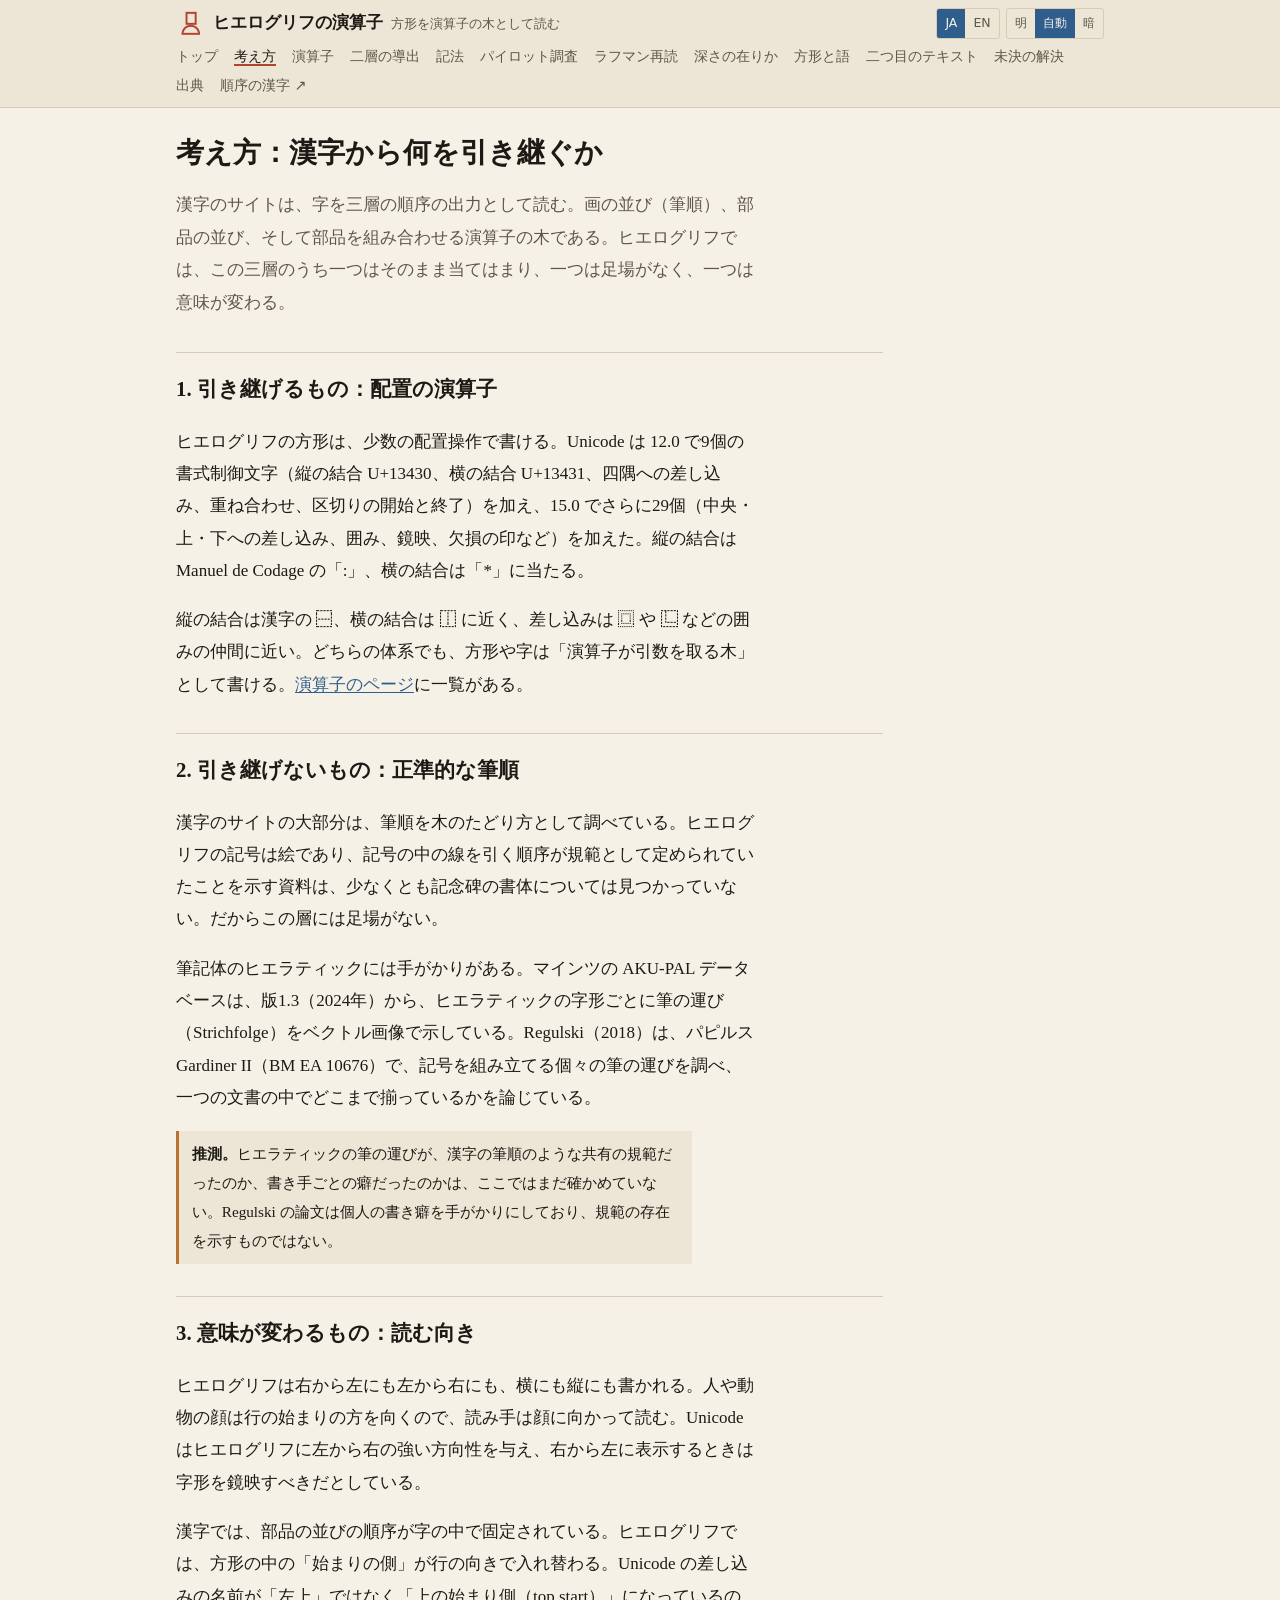
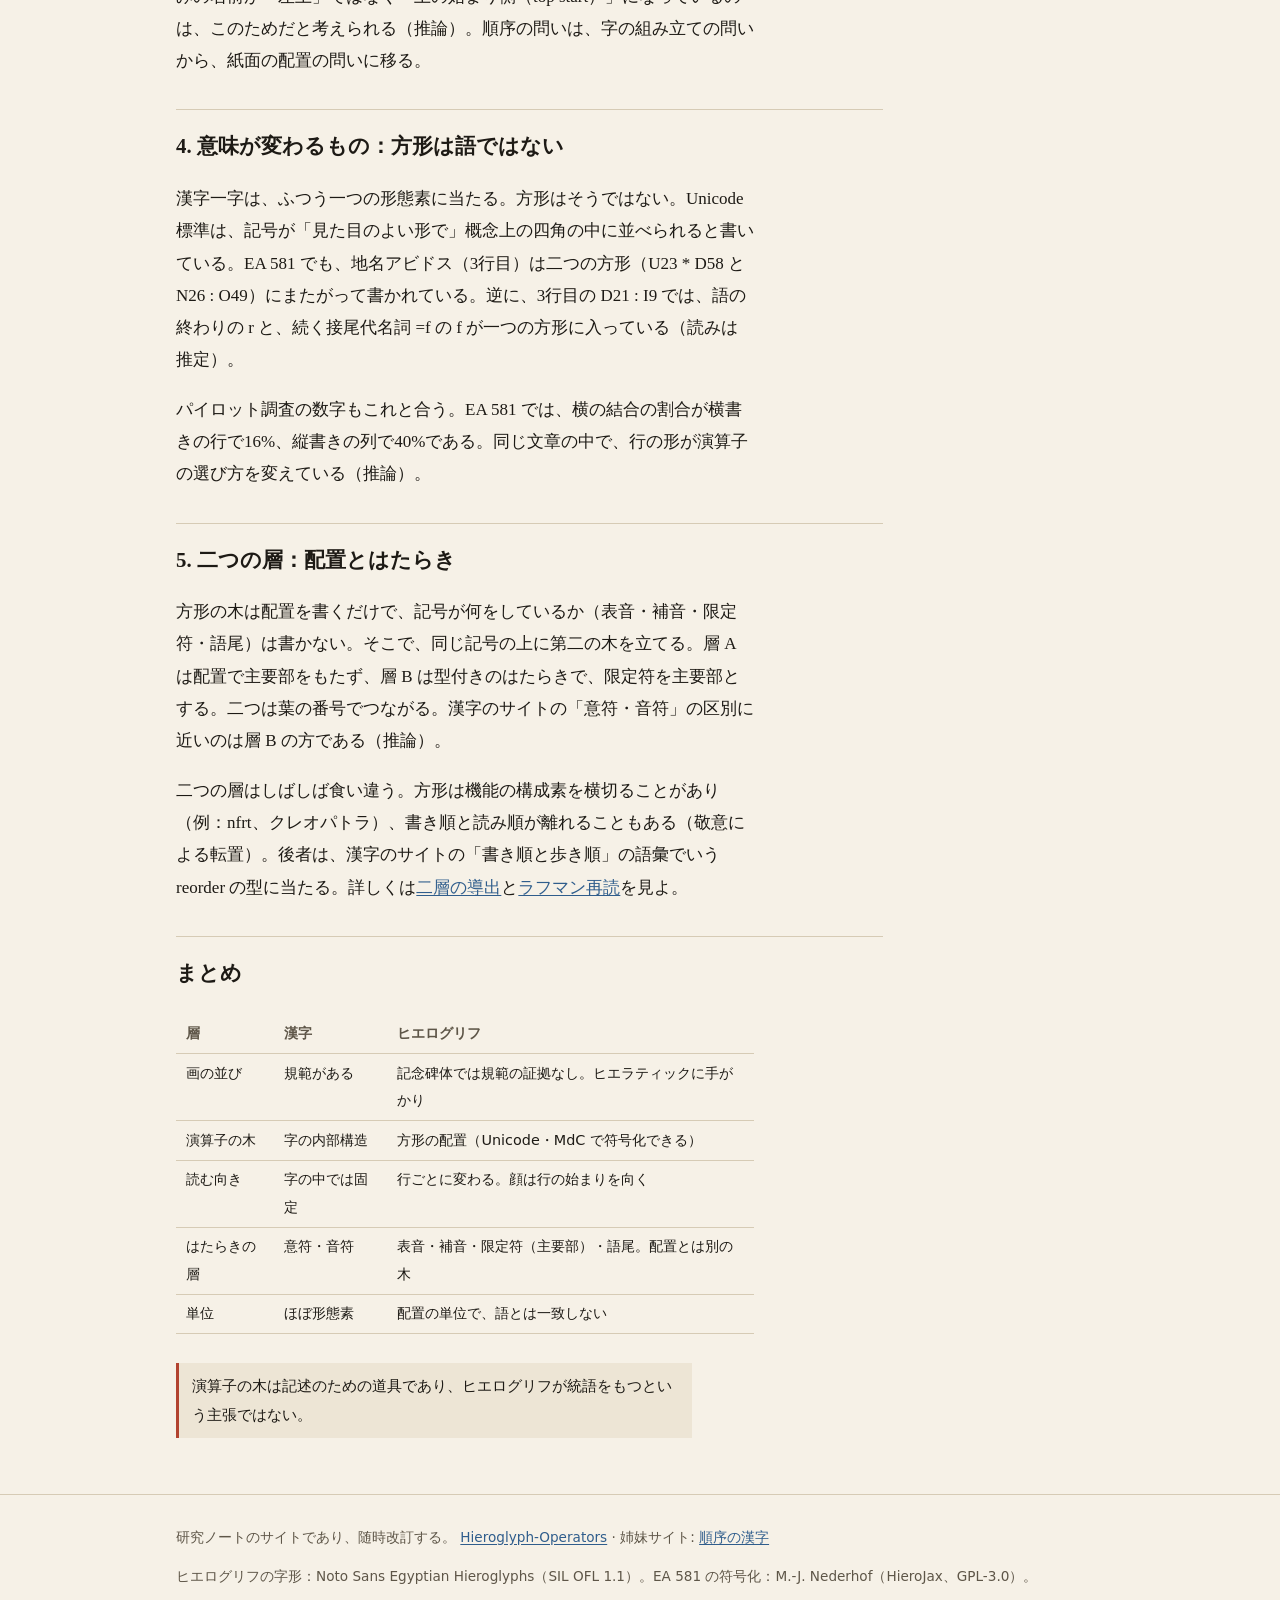
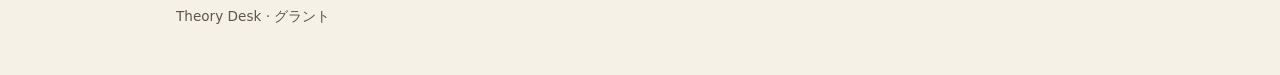
<file: site/concept.html>
<!DOCTYPE html>
<html lang="ja" data-lang="ja">
<head>
<meta charset="utf-8">
<meta name="viewport" content="width=device-width, initial-scale=1">
<title>考え方 — ヒエログリフの演算子</title>
<meta name="title-ja" content="考え方 — ヒエログリフの演算子">
<meta name="title-en" content="Concept — Hieroglyph Operators">
<meta name="description" content="Egyptian hieroglyphic quadrats read as operator trees over Gardiner signs. A sister site to Kanji in Order.">
<meta name="color-scheme" content="light dark">
<link rel="icon" href="favicon.svg" type="image/svg+xml">
<link rel="preload" href="fonts/NotoSansEgyptianHieroglyphs-Regular.woff2" as="font" type="font/woff2" crossorigin>
<link rel="stylesheet" href="css/main.css">
<script>
(function () {
  try {
    var r = document.documentElement, t = localStorage.getItem('ho-theme');
    var th = (t === 'light' || t === 'dark') ? t : (matchMedia('(prefers-color-scheme: dark)').matches ? 'dark' : 'light');
    r.setAttribute('data-theme', th); r.style.colorScheme = th;
    var q = (location.search.match(/[?&]lang=(ja|en)/) || [])[1];
    var l = q || localStorage.getItem('ho-lang'); if (l !== 'en' && l !== 'ja') l = 'ja';
    r.lang = l; r.setAttribute('data-lang', l);
  } catch (e) {}
})();
</script>
</head>
<body>
<a class="skip" href="#main"><span class="ja" lang="ja">本文へ</span><span class="en" lang="en">Skip to content</span></a>
<header class="site-header">
  <div class="wrap">
    <a class="brand" href="./"><span class="brand-glyph" aria-hidden="true" data-q="𓊪𓐰𓏏" data-size="1.7em"></span><span class="ja" lang="ja">ヒエログリフの演算子</span><span class="en" lang="en">Hieroglyph Operators</span><small><span class="ja" lang="ja">方形を演算子の木として読む</span><span class="en" lang="en">quadrats as operator trees</span></small></a>
    <div class="controls">
      <form class="seg lang-toggle" aria-label="Language"><label><input type="radio" name="lang" value="ja"><span>JA</span></label><label><input type="radio" name="lang" value="en"><span>EN</span></label></form>
      <form class="seg theme-toggle" aria-label="Theme"><label><input type="radio" name="theme" value="light"><span><span class="ja" lang="ja">明</span><span class="en" lang="en">Light</span></span></label><label><input type="radio" name="theme" value="auto"><span><span class="ja" lang="ja">自動</span><span class="en" lang="en">Auto</span></span></label><label><input type="radio" name="theme" value="dark"><span><span class="ja" lang="ja">暗</span><span class="en" lang="en">Dark</span></span></label></form>
    </div>
    <nav class="primary" aria-label="Primary"><ul><li><a href="./"><span class="ja" lang="ja">トップ</span><span class="en" lang="en">Top</span></a></li><li><a href="concept" aria-current="page"><span class="ja" lang="ja">考え方</span><span class="en" lang="en">Concept</span></a></li><li><a href="operators"><span class="ja" lang="ja">演算子</span><span class="en" lang="en">Operators</span></a></li><li><a href="derivations"><span class="ja" lang="ja">二層の導出</span><span class="en" lang="en">Derivations</span></a></li><li><a href="notation"><span class="ja" lang="ja">記法</span><span class="en" lang="en">Notation</span></a></li><li><a href="pilot"><span class="ja" lang="ja">パイロット調査</span><span class="en" lang="en">Pilot</span></a></li><li><a href="rahman"><span class="ja" lang="ja">ラフマン再読</span><span class="en" lang="en">Rahman</span></a></li><li><a href="depth"><span class="ja" lang="ja">深さの在りか</span><span class="en" lang="en">Depth</span></a></li><li><a href="boundaries"><span class="ja" lang="ja">方形と語</span><span class="en" lang="en">Boundaries</span></a></li><li><a href="second-text"><span class="ja" lang="ja">二つ目のテキスト</span><span class="en" lang="en">Second texts</span></a></li><li><a href="resolutions"><span class="ja" lang="ja">未決の解決</span><span class="en" lang="en">Resolutions</span></a></li><li><a href="sources"><span class="ja" lang="ja">出典</span><span class="en" lang="en">Sources</span></a></li><li><a href="https://kanji-morphology.pages.dev/"><span class="ja" lang="ja">順序の漢字 ↗</span><span class="en" lang="en">Kanji in Order ↗</span></a></li></ul></nav>
  </div>
</header>
<main id="main"><div class="wrap">

<h1><span class="ja" lang="ja">考え方：漢字から何を引き継ぐか</span><span class="en" lang="en">Concept: what carries over from kanji</span></h1>
<p class="lede"><span class="ja" lang="ja">漢字のサイトは、字を三層の順序の出力として読む。画の並び（筆順）、部品の並び、そして部品を組み合わせる演算子の木である。ヒエログリフでは、この三層のうち一つはそのまま当てはまり、一つは足場がなく、一つは意味が変わる。</span><span class="en" lang="en">The kanji site reads a character as the output of three layers of order: the order of strokes, the order of components, and the operator tree that combines components. For hieroglyphs, one of these layers fits as it is, one has nothing to stand on, and one changes its meaning.</span></p>

<h2><span class="ja" lang="ja">1. 引き継げるもの：配置の演算子</span><span class="en" lang="en">1. What carries over: operators of arrangement</span></h2>
<p><span class="ja" lang="ja">ヒエログリフの方形は、少数の配置操作で書ける。Unicode は 12.0 で9個の書式制御文字（縦の結合 U+13430、横の結合 U+13431、四隅への差し込み、重ね合わせ、区切りの開始と終了）を加え、15.0 でさらに29個（中央・上・下への差し込み、囲み、鏡映、欠損の印など）を加えた。縦の結合は Manuel de Codage の「:」、横の結合は「*」に当たる。</span><span class="en" lang="en">A hieroglyphic quadrat can be written with a handful of arrangement operations. Unicode 12.0 added nine format controls (vertical joiner U+13430, horizontal joiner U+13431, insertion at the four corners, overlay, begin and end segment), and Unicode 15.0 added 29 more (insertion at middle, top and bottom, enclosures, mirroring, damage marks and others). The vertical joiner corresponds to the Manuel de Codage colon “:” and the horizontal joiner to the asterisk “*”.</span></p>
<p><span class="ja" lang="ja">縦の結合は漢字の ⿱、横の結合は ⿰ に近く、差し込みは ⿴ や ⿺ などの囲みの仲間に近い。どちらの体系でも、方形や字は「演算子が引数を取る木」として書ける。<a href="operators">演算子のページ</a>に一覧がある。</span><span class="en" lang="en">The vertical joiner is close to the kanji ⿱, the horizontal joiner to ⿰, and insertion to the enclosure family such as ⿴ and ⿺. In both systems a quadrat or a character can be written as a tree of operators taking arguments. The <a href="operators">operators page</a> lists them.</span></p>

<h2><span class="ja" lang="ja">2. 引き継げないもの：正準的な筆順</span><span class="en" lang="en">2. What does not carry over: a canonical stroke order</span></h2>
<p><span class="ja" lang="ja">漢字のサイトの大部分は、筆順を木のたどり方として調べている。ヒエログリフの記号は絵であり、記号の中の線を引く順序が規範として定められていたことを示す資料は、少なくとも記念碑の書体については見つかっていない。だからこの層には足場がない。</span><span class="en" lang="en">Most of the kanji site studies stroke order as a walk through the tree. Hieroglyphic signs are pictures, and for the monumental script there is no evidence we have found that the order of lines inside a sign was ever prescribed. So this layer has nothing to stand on.</span></p>
<p><span class="ja" lang="ja">筆記体のヒエラティックには手がかりがある。マインツの AKU-PAL データベースは、版1.3（2024年）から、ヒエラティックの字形ごとに筆の運び（Strichfolge）をベクトル画像で示している。Regulski（2018）は、パピルス Gardiner II（BM EA 10676）で、記号を組み立てる個々の筆の運びを調べ、一つの文書の中でどこまで揃っているかを論じている。</span><span class="en" lang="en">The cursive hieratic script offers some leads. Since version 1.3 (2024) the AKU-PAL database in Mainz shows the stroke sequence (Strichfolge) of hieratic graphemes as vector graphics. Regulski (2018) studies the individual brush strokes that build signs in Papyrus Gardiner II (BM EA 10676) and asks how standardised they are within a single document.</span></p>
<div class="flag spec"><span class="ja" lang="ja"><strong>推測。</strong>ヒエラティックの筆の運びが、漢字の筆順のような共有の規範だったのか、書き手ごとの癖だったのかは、ここではまだ確かめていない。Regulski の論文は個人の書き癖を手がかりにしており、規範の存在を示すものではない。</span><span class="en" lang="en"><strong>Speculation.</strong> Whether hieratic stroke sequences were a shared norm like kanji stroke order, or individual habit, has not been checked here. Regulski's paper works from individual writing habits; it does not show that a norm existed.</span></div>

<h2><span class="ja" lang="ja">3. 意味が変わるもの：読む向き</span><span class="en" lang="en">3. What changes meaning: reading direction</span></h2>
<p><span class="ja" lang="ja">ヒエログリフは右から左にも左から右にも、横にも縦にも書かれる。人や動物の顔は行の始まりの方を向くので、読み手は顔に向かって読む。Unicode はヒエログリフに左から右の強い方向性を与え、右から左に表示するときは字形を鏡映すべきだとしている。</span><span class="en" lang="en">Hieroglyphs are written right to left or left to right, in rows or in columns. The faces of people and animals look toward the start of the line, so the reader reads into the faces. Unicode gives hieroglyphs strong left-to-right directionality and says glyphs should be mirrored when the text is displayed right to left.</span></p>
<p><span class="ja" lang="ja">漢字では、部品の並びの順序が字の中で固定されている。ヒエログリフでは、方形の中の「始まりの側」が行の向きで入れ替わる。Unicode の差し込みの名前が「左上」ではなく「上の始まり側（top start）」になっているのは、このためだと考えられる（推論）。順序の問いは、字の組み立ての問いから、紙面の配置の問いに移る。</span><span class="en" lang="en">In kanji, the order of components inside a character is fixed. In a hieroglyphic quadrat, which side counts as the start flips with the line direction. This is presumably why the Unicode insertion controls are named “top start” and not “top left” (inference). The ordering question moves from how a character is built to how a surface is laid out.</span></p>

<h2><span class="ja" lang="ja">4. 意味が変わるもの：方形は語ではない</span><span class="en" lang="en">4. What changes meaning: a quadrat is not a word</span></h2>
<p><span class="ja" lang="ja">漢字一字は、ふつう一つの形態素に当たる。方形はそうではない。Unicode 標準は、記号が「見た目のよい形で」概念上の四角の中に並べられると書いている。EA 581 でも、地名アビドス（3行目）は二つの方形（U23 * D58 と N26 : O49）にまたがって書かれている。逆に、3行目の D21 : I9 では、語の終わりの r と、続く接尾代名詞 =f の f が一つの方形に入っている（読みは推定）。</span><span class="en" lang="en">One kanji usually corresponds to one morpheme. A quadrat does not. The Unicode Standard says signs were arranged “in an aesthetically-pleasing manner” within a notional rectangle. On EA 581 the place name Abydos (line 3) runs over two quadrats (U23 * D58 and N26 : O49). The other way round, D21 : I9 in line 3 holds the final r of one word and the f of the suffix pronoun =f that follows it (reading inferred).</span></p>
<p><span class="ja" lang="ja">パイロット調査の数字もこれと合う。EA 581 では、横の結合の割合が横書きの行で16%、縦書きの列で40%である。同じ文章の中で、行の形が演算子の選び方を変えている（推論）。</span><span class="en" lang="en">The pilot numbers fit this. On EA 581, horizontal joins make up 16% of nodes in horizontal lines and 40% in vertical columns. Within one text, the shape of the line changes which operators are used (inference).</span></p>

<h2><span class="ja" lang="ja">5. 二つの層：配置とはたらき</span><span class="en" lang="en">5. Two layers: layout and function</span></h2>
<p><span class="ja" lang="ja">方形の木は配置を書くだけで、記号が何をしているか（表音・補音・限定符・語尾）は書かない。そこで、同じ記号の上に第二の木を立てる。層 A は配置で主要部をもたず、層 B は型付きのはたらきで、限定符を主要部とする。二つは葉の番号でつながる。漢字のサイトの「意符・音符」の区別に近いのは層 B の方である（推論）。</span><span class="en" lang="en">A quadrat tree records arrangement only; it says nothing about what the signs do (phonogram, complement, determinative, ending). So a second tree is built over the same signs. Layer A is layout and has no heads; layer B is typed function, with the determinative as head. The two are linked by leaf ids. The kanji site's semantic/phonetic distinction is closer to layer B (inference).</span></p>
<p><span class="ja" lang="ja">二つの層はしばしば食い違う。方形は機能の構成素を横切ることがあり（例：nfrt、クレオパトラ）、書き順と読み順が離れることもある（敬意による転置）。後者は、漢字のサイトの「書き順と歩き順」の語彙でいう reorder の型に当たる。詳しくは<a href="derivations">二層の導出</a>と<a href="rahman">ラフマン再読</a>を見よ。</span><span class="en" lang="en">The two layers often disagree. A quadrat can cut across function constituents (e.g. nfrt, Cleopatra), and writing order can part from reading order (honorific transposition). The latter is the reorder type in the kanji site's vocabulary of written order vs walk order. See <a href="derivations">Two-layer derivations</a> and <a href="rahman">Rahman re-read</a>.</span></p>

<h2><span class="ja" lang="ja">まとめ</span><span class="en" lang="en">Summary</span></h2>
<div class="table-scroll"><table>
<tr><th><span class="ja" lang="ja">層</span><span class="en" lang="en">Layer</span></th><th><span class="ja" lang="ja">漢字</span><span class="en" lang="en">Kanji</span></th><th><span class="ja" lang="ja">ヒエログリフ</span><span class="en" lang="en">Hieroglyphs</span></th></tr>
<tr><td><span class="ja" lang="ja">画の並び</span><span class="en" lang="en">Stroke order</span></td><td><span class="ja" lang="ja">規範がある</span><span class="en" lang="en">Prescribed</span></td><td><span class="ja" lang="ja">記念碑体では規範の証拠なし。ヒエラティックに手がかり</span><span class="en" lang="en">No evidence of a norm in the monumental script; leads in hieratic</span></td></tr>
<tr><td><span class="ja" lang="ja">演算子の木</span><span class="en" lang="en">Operator tree</span></td><td><span class="ja" lang="ja">字の内部構造</span><span class="en" lang="en">Inner structure of a character</span></td><td><span class="ja" lang="ja">方形の配置（Unicode・MdC で符号化できる）</span><span class="en" lang="en">Layout of a quadrat (encodable in Unicode and MdC)</span></td></tr>
<tr><td><span class="ja" lang="ja">読む向き</span><span class="en" lang="en">Reading direction</span></td><td><span class="ja" lang="ja">字の中では固定</span><span class="en" lang="en">Fixed inside a character</span></td><td><span class="ja" lang="ja">行ごとに変わる。顔は行の始まりを向く</span><span class="en" lang="en">Varies by line; faces look to the line's start</span></td></tr>
<tr><td><span class="ja" lang="ja">はたらきの層</span><span class="en" lang="en">Function layer</span></td><td><span class="ja" lang="ja">意符・音符</span><span class="en" lang="en">Semantic and phonetic components</span></td><td><span class="ja" lang="ja">表音・補音・限定符（主要部）・語尾。配置とは別の木</span><span class="en" lang="en">Phonograms, complements, determinatives (heads), endings: a tree apart from layout</span></td></tr>
<tr><td><span class="ja" lang="ja">単位</span><span class="en" lang="en">Unit</span></td><td><span class="ja" lang="ja">ほぼ形態素</span><span class="en" lang="en">Roughly a morpheme</span></td><td><span class="ja" lang="ja">配置の単位で、語とは一致しない</span><span class="en" lang="en">A layout unit, not aligned with words</span></td></tr>
</table></div>
<div class="flag"><span class="ja" lang="ja">演算子の木は記述のための道具であり、ヒエログリフが統語をもつという主張ではない。</span><span class="en" lang="en">The operator tree is a descriptive tool. It is not a claim that hieroglyphs have syntax.</span></div>

</div></main>
<footer class="site-footer"><div class="wrap">
<p><span class="ja" lang="ja">研究ノートのサイトであり、随時改訂する。</span><span class="en" lang="en">A research-notes site, revised as the work goes on.</span> <a href="https://github.com/crimsonflower420/Hieroglyph-Operators">Hieroglyph-Operators</a> · <span class="ja" lang="ja">姉妹サイト</span><span class="en" lang="en">Sister site</span>: <a href="https://kanji-morphology.pages.dev/"><span class="ja" lang="ja">順序の漢字</span><span class="en" lang="en">Kanji in Order</span></a></p>
<p><span class="ja" lang="ja">ヒエログリフの字形：Noto Sans Egyptian Hieroglyphs（SIL OFL 1.1）。EA 581 の符号化：M.-J. Nederhof（HieroJax、GPL-3.0）。</span><span class="en" lang="en">Glyphs: Noto Sans Egyptian Hieroglyphs (SIL OFL 1.1). EA 581 encoding: M.-J. Nederhof (HieroJax, GPL-3.0).</span></p>
<p>Theory Desk · <span class="ja" lang="ja">グラント</span><span class="en" lang="en">Grant Golland</span></p>
</div></footer>
<script src="js/site.js" defer></script>
<script src="js/quadrat.js" defer></script>
</body>
</html>
</file>
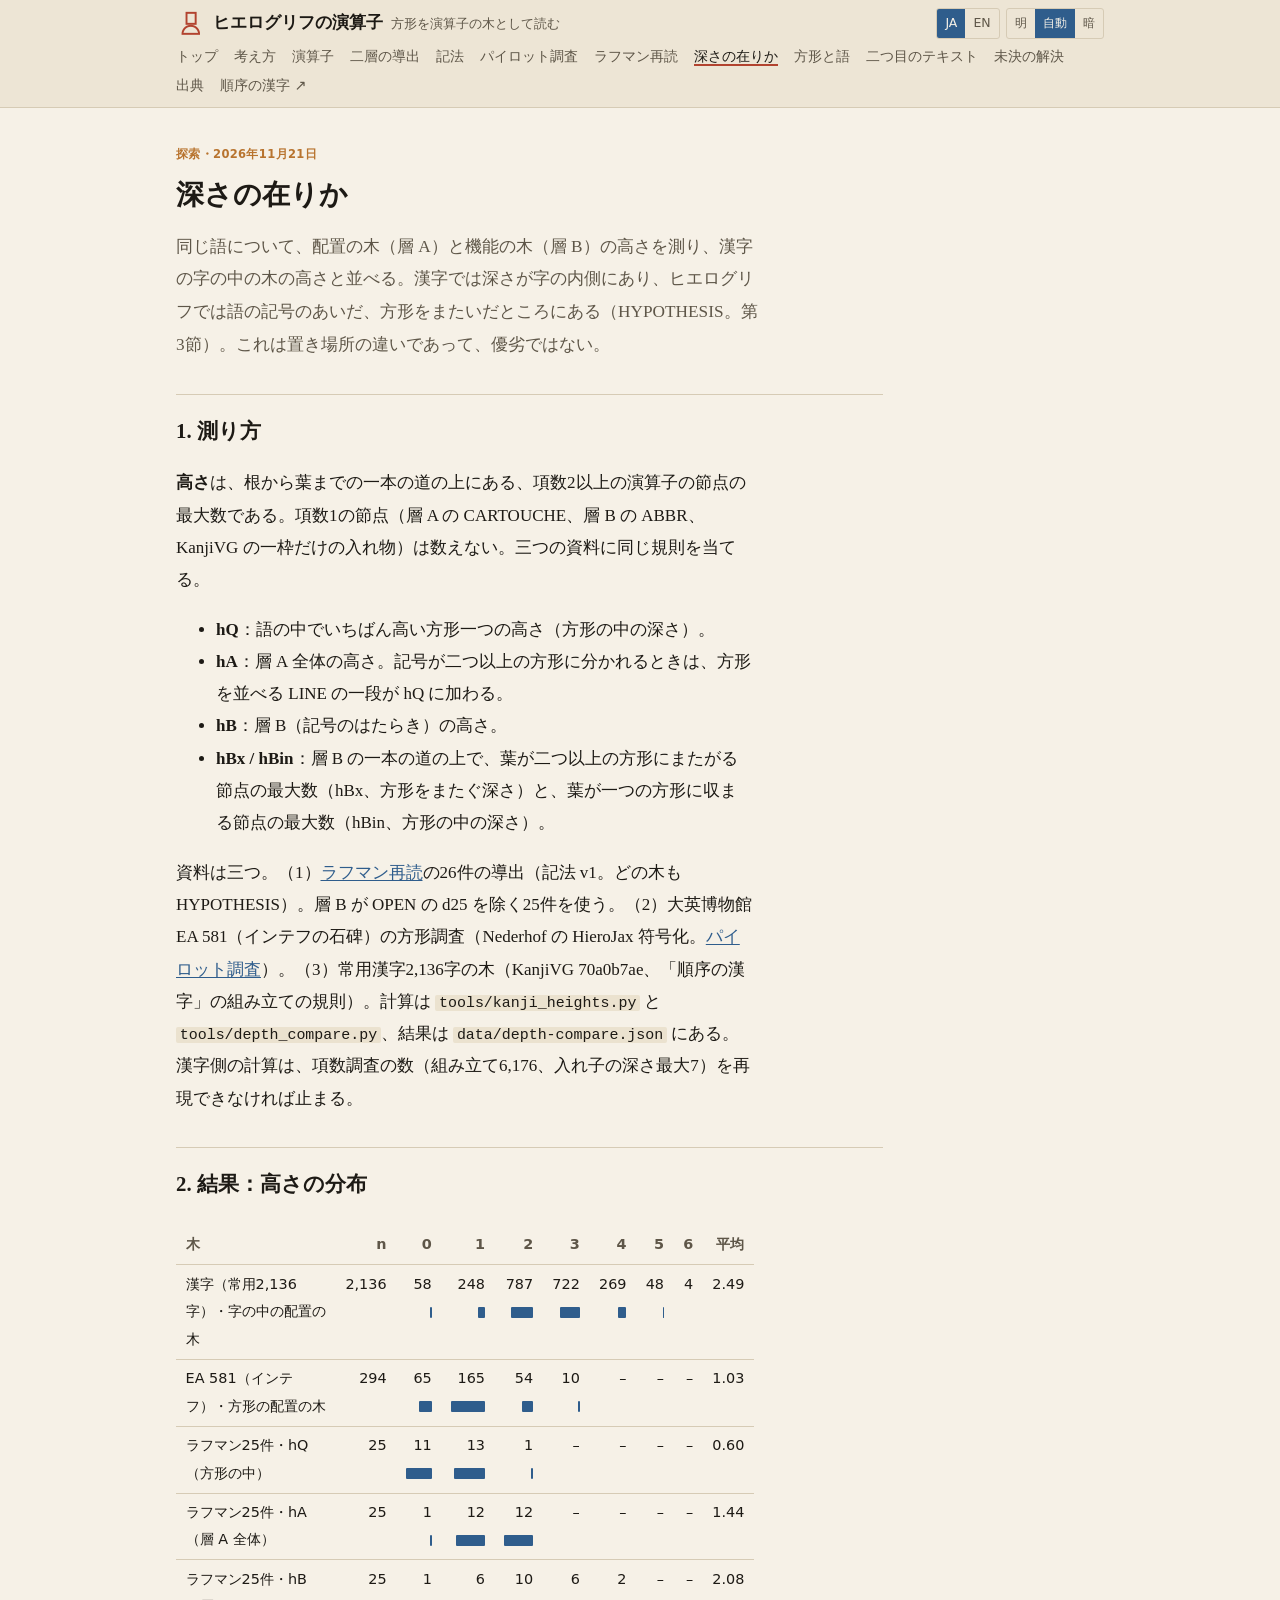
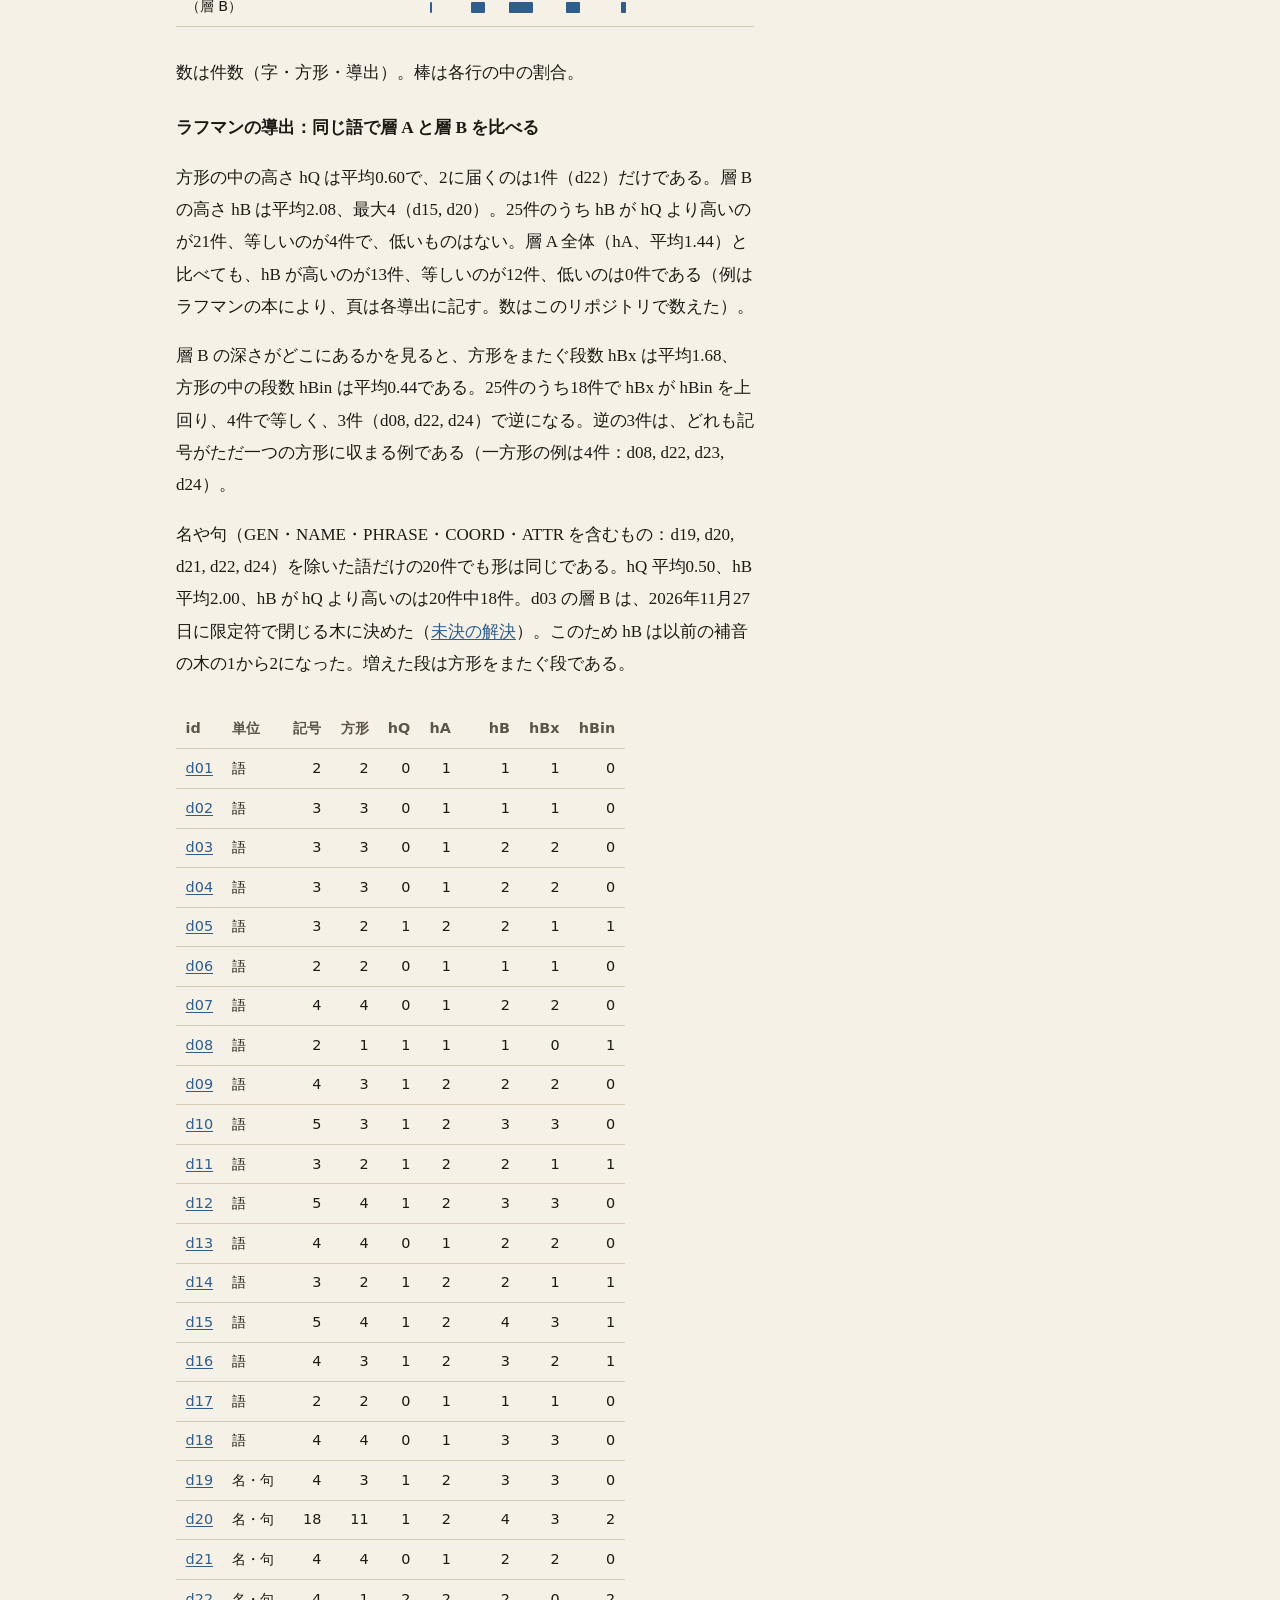
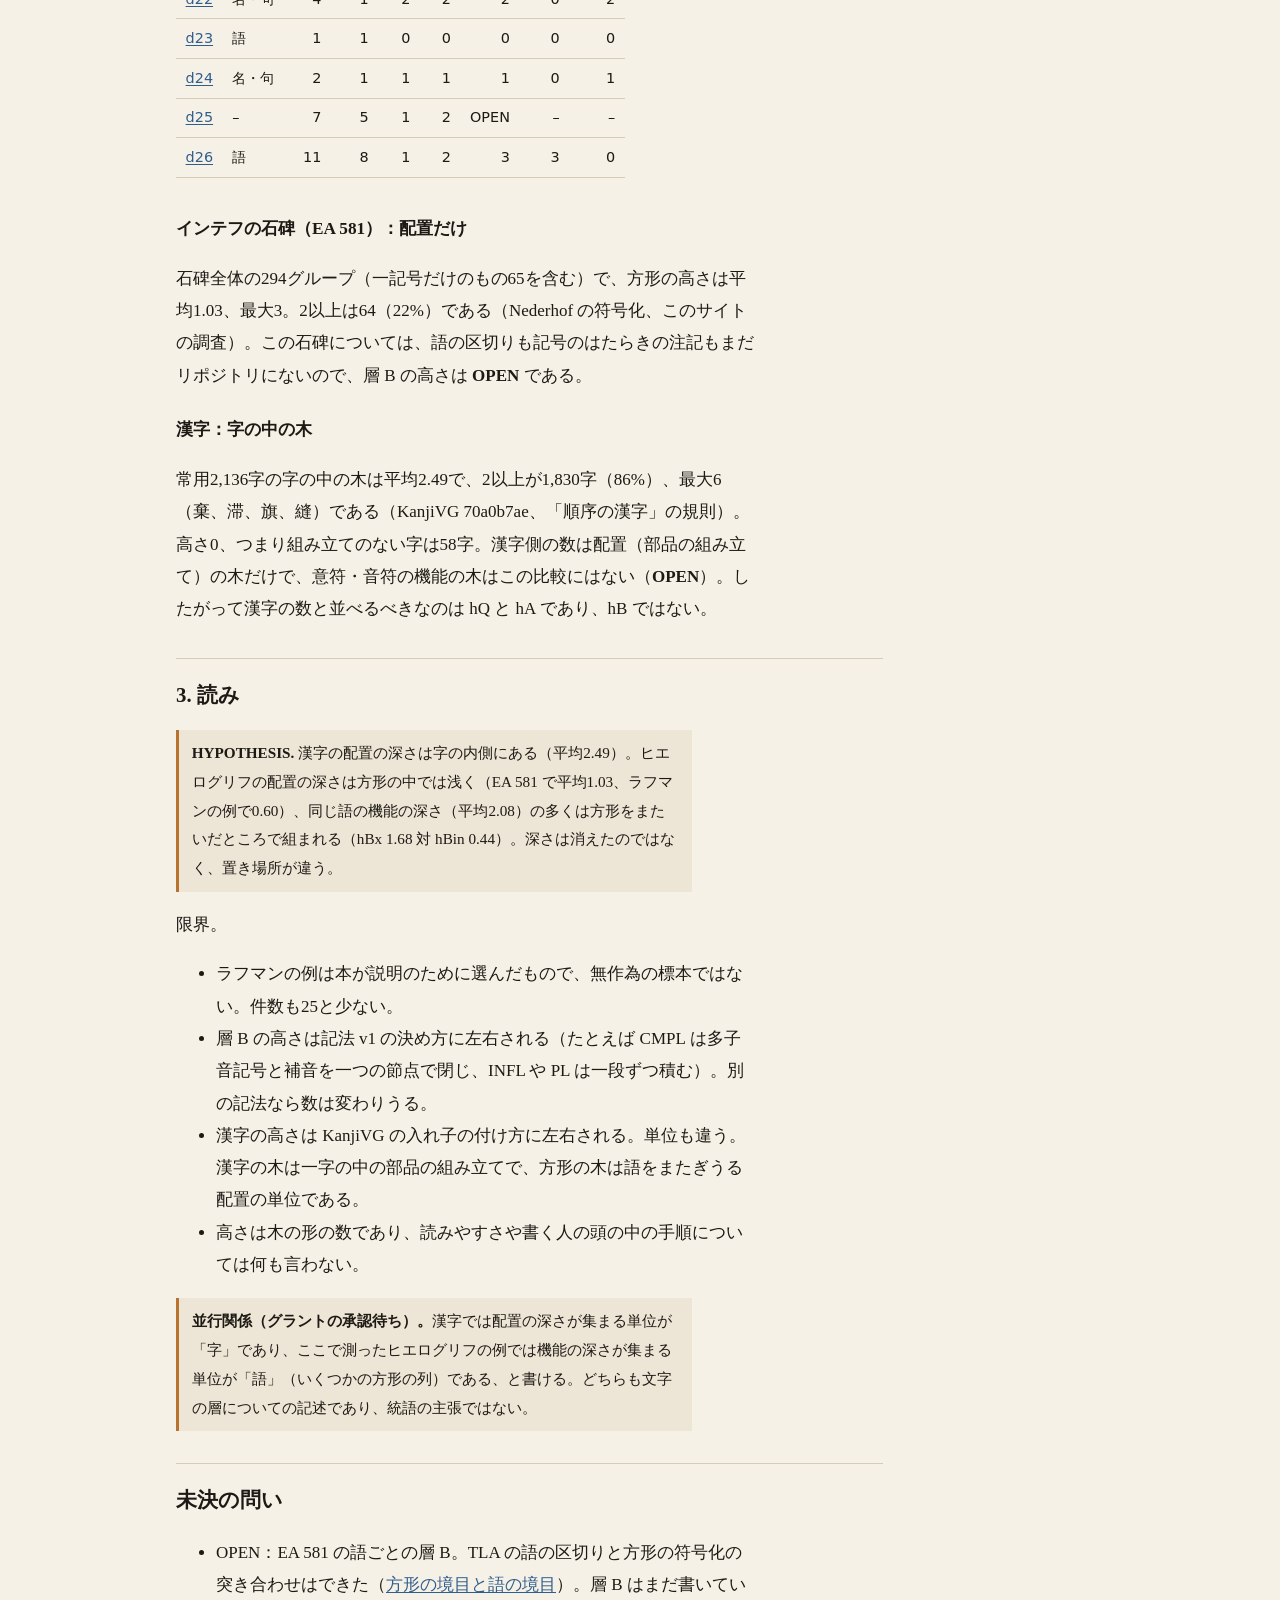
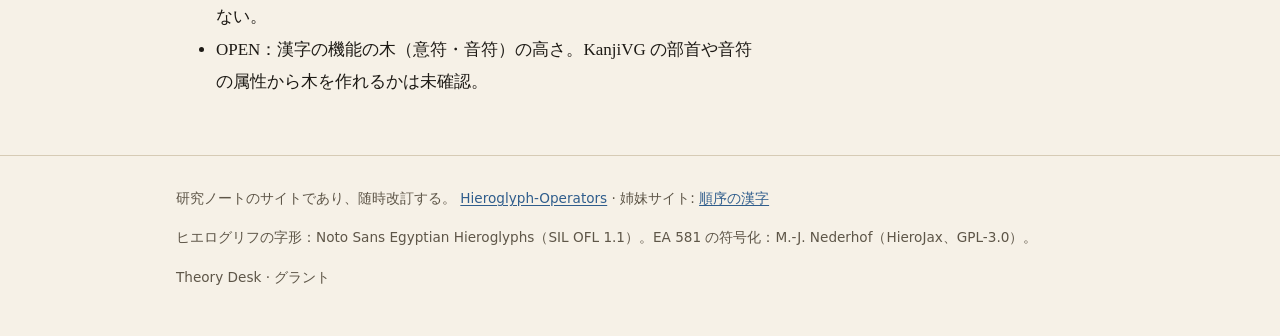
<file: site/depth.html>
<!DOCTYPE html>
<html lang="ja" data-lang="ja">
<head>
<meta charset="utf-8">
<meta name="viewport" content="width=device-width, initial-scale=1">
<title>深さの在りか — ヒエログリフの演算子</title>
<meta name="title-ja" content="深さの在りか — ヒエログリフの演算子">
<meta name="title-en" content="Where the depth sits — Hieroglyph Operators">
<meta name="description" content="Egyptian hieroglyphic quadrats read as operator trees over Gardiner signs. A sister site to Kanji in Order.">
<meta name="color-scheme" content="light dark">
<link rel="icon" href="favicon.svg" type="image/svg+xml">
<link rel="preload" href="fonts/NotoSansEgyptianHieroglyphs-Regular.woff2" as="font" type="font/woff2" crossorigin>
<link rel="stylesheet" href="css/main.css">
<script>
(function () {
  try {
    var r = document.documentElement, t = localStorage.getItem('ho-theme');
    var th = (t === 'light' || t === 'dark') ? t : (matchMedia('(prefers-color-scheme: dark)').matches ? 'dark' : 'light');
    r.setAttribute('data-theme', th); r.style.colorScheme = th;
    var q = (location.search.match(/[?&]lang=(ja|en)/) || [])[1];
    var l = q || localStorage.getItem('ho-lang'); if (l !== 'en' && l !== 'ja') l = 'ja';
    r.lang = l; r.setAttribute('data-lang', l);
  } catch (e) {}
})();
</script>
</head>
<body>
<a class="skip" href="#main"><span class="ja" lang="ja">本文へ</span><span class="en" lang="en">Skip to content</span></a>
<header class="site-header">
  <div class="wrap">
    <a class="brand" href="./"><span class="brand-glyph" aria-hidden="true" data-q="𓊪𓐰𓏏" data-size="1.7em"></span><span class="ja" lang="ja">ヒエログリフの演算子</span><span class="en" lang="en">Hieroglyph Operators</span><small><span class="ja" lang="ja">方形を演算子の木として読む</span><span class="en" lang="en">quadrats as operator trees</span></small></a>
    <div class="controls">
      <form class="seg lang-toggle" aria-label="Language"><label><input type="radio" name="lang" value="ja"><span>JA</span></label><label><input type="radio" name="lang" value="en"><span>EN</span></label></form>
      <form class="seg theme-toggle" aria-label="Theme"><label><input type="radio" name="theme" value="light"><span><span class="ja" lang="ja">明</span><span class="en" lang="en">Light</span></span></label><label><input type="radio" name="theme" value="auto"><span><span class="ja" lang="ja">自動</span><span class="en" lang="en">Auto</span></span></label><label><input type="radio" name="theme" value="dark"><span><span class="ja" lang="ja">暗</span><span class="en" lang="en">Dark</span></span></label></form>
    </div>
    <nav class="primary" aria-label="Primary"><ul><li><a href="./"><span class="ja" lang="ja">トップ</span><span class="en" lang="en">Top</span></a></li><li><a href="concept"><span class="ja" lang="ja">考え方</span><span class="en" lang="en">Concept</span></a></li><li><a href="operators"><span class="ja" lang="ja">演算子</span><span class="en" lang="en">Operators</span></a></li><li><a href="derivations"><span class="ja" lang="ja">二層の導出</span><span class="en" lang="en">Derivations</span></a></li><li><a href="notation"><span class="ja" lang="ja">記法</span><span class="en" lang="en">Notation</span></a></li><li><a href="pilot"><span class="ja" lang="ja">パイロット調査</span><span class="en" lang="en">Pilot</span></a></li><li><a href="rahman"><span class="ja" lang="ja">ラフマン再読</span><span class="en" lang="en">Rahman</span></a></li><li><a href="depth" aria-current="page"><span class="ja" lang="ja">深さの在りか</span><span class="en" lang="en">Depth</span></a></li><li><a href="boundaries"><span class="ja" lang="ja">方形と語</span><span class="en" lang="en">Boundaries</span></a></li><li><a href="second-text"><span class="ja" lang="ja">二つ目のテキスト</span><span class="en" lang="en">Second texts</span></a></li><li><a href="resolutions"><span class="ja" lang="ja">未決の解決</span><span class="en" lang="en">Resolutions</span></a></li><li><a href="sources"><span class="ja" lang="ja">出典</span><span class="en" lang="en">Sources</span></a></li><li><a href="https://kanji-morphology.pages.dev/"><span class="ja" lang="ja">順序の漢字 ↗</span><span class="en" lang="en">Kanji in Order ↗</span></a></li></ul></nav>
  </div>
</header>
<main id="main"><div class="wrap">

<p class="tag"><span class="ja" lang="ja">探索・2026年11月21日</span><span class="en" lang="en">Exploration · 21 Nov 2026</span></p>
<h1><span class="ja" lang="ja">深さの在りか</span><span class="en" lang="en">Where the depth sits</span></h1>
<p class="lede"><span class="ja" lang="ja">同じ語について、配置の木（層 A）と機能の木（層 B）の高さを測り、漢字の字の中の木の高さと並べる。漢字では深さが字の内側にあり、ヒエログリフでは語の記号のあいだ、方形をまたいだところにある（HYPOTHESIS。第3節）。これは置き場所の違いであって、優劣ではない。</span><span class="en" lang="en">For the same words, the height of the layout tree (layer A) is measured against the height of the function tree (layer B), and set beside the height of the tree inside a kanji. In kanji the depth sits inside the character; in hieroglyphs it sits between the signs of a word, across quadrats (HYPOTHESIS; section 3). This is a difference in where the depth is placed, not a ranking.</span></p>

<h2><span class="ja" lang="ja">1. 測り方</span><span class="en" lang="en">1. How it is measured</span></h2>
<p><span class="ja" lang="ja"><b>高さ</b>は、根から葉までの一本の道の上にある、項数2以上の演算子の節点の最大数である。項数1の節点（層 A の CARTOUCHE、層 B の ABBR、KanjiVG の一枠だけの入れ物）は数えない。三つの資料に同じ規則を当てる。</span><span class="en" lang="en"><b>Height</b> is the largest number of operator nodes of arity 2 or more on one path from the root to a leaf. Arity-1 nodes (CARTOUCHE in layer A, ABBR in layer B, one-slot wrapper groups in KanjiVG) are not counted. The same rule is applied to all three sources.</span></p>
<ul>
<li><span class="ja" lang="ja"><b>hQ</b>：語の中でいちばん高い方形一つの高さ（方形の中の深さ）。</span><span class="en" lang="en"><b>hQ</b>: the height of the tallest single quadrat in the word (depth inside a quadrat).</span></li>
<li><span class="ja" lang="ja"><b>hA</b>：層 A 全体の高さ。記号が二つ以上の方形に分かれるときは、方形を並べる LINE の一段が hQ に加わる。</span><span class="en" lang="en"><b>hA</b>: the height of all of layer A. When the signs are spread over two or more quadrats, the LINE step that sets the quadrats in a row adds one to hQ.</span></li>
<li><span class="ja" lang="ja"><b>hB</b>：層 B（記号のはたらき）の高さ。</span><span class="en" lang="en"><b>hB</b>: the height of layer B (sign function).</span></li>
<li><span class="ja" lang="ja"><b>hBx / hBin</b>：層 B の一本の道の上で、葉が二つ以上の方形にまたがる節点の最大数（hBx、方形をまたぐ深さ）と、葉が一つの方形に収まる節点の最大数（hBin、方形の中の深さ）。</span><span class="en" lang="en"><b>hBx / hBin</b>: on one path of layer B, the largest number of nodes whose leaves lie in two or more quadrats (hBx, depth across quadrats), and the largest number whose leaves lie inside one quadrat (hBin, depth inside a quadrat).</span></li>
</ul>
<p><span class="ja" lang="ja">資料は三つ。（1）<a href="rahman">ラフマン再読</a>の26件の導出（記法 v1。どの木も HYPOTHESIS）。層 B が OPEN の d25 を除く25件を使う。（2）大英博物館 EA 581（インテフの石碑）の方形調査（Nederhof の HieroJax 符号化。<a href="pilot">パイロット調査</a>）。（3）常用漢字2,136字の木（KanjiVG 70a0b7ae、「順序の漢字」の組み立ての規則）。計算は <code>tools/kanji_heights.py</code> と <code>tools/depth_compare.py</code>、結果は <code>data/depth-compare.json</code> にある。漢字側の計算は、項数調査の数（組み立て6,176、入れ子の深さ最大7）を再現できなければ止まる。</span><span class="en" lang="en">Three sources. (1) The 26 derivations of the <a href="rahman">Rahman re-read</a> (notation v1; every tree HYPOTHESIS); the 25 with a layer B are used, leaving out d25, whose layer B is OPEN. (2) The quadrat census of British Museum EA 581, the stela of Intef (Nederhof's HieroJax encoding; see <a href="pilot">Pilot</a>). (3) The trees of the 2,136 jōyō kanji (KanjiVG 70a0b7ae, with the composition rule of Kanji in Order). The scripts are <code>tools/kanji_heights.py</code> and <code>tools/depth_compare.py</code>; the results are in <code>data/depth-compare.json</code>. The kanji script stops unless it reproduces the arity census totals (6,176 compositions, deepest group depth 7).</span></p>

<h2><span class="ja" lang="ja">2. 結果：高さの分布</span><span class="en" lang="en">2. Results: distribution of heights</span></h2>
<div class="table-scroll"><table><tr><th><span class="ja" lang="ja">木</span><span class="en" lang="en">Tree</span></th><th class="num">n</th><th class="num">0</th><th class="num">1</th><th class="num">2</th><th class="num">3</th><th class="num">4</th><th class="num">5</th><th class="num">6</th><th class="num"><span class="ja" lang="ja">平均</span><span class="en" lang="en">mean</span></th></tr><tr><td><span class="ja" lang="ja">漢字（常用2,136字）・字の中の配置の木</span><span class="en" lang="en">Kanji (2,136 jōyō) · layout tree inside the character</span></td><td class="num">2,136</td><td class="num">58<br><span class="bar" style="width:2px"></span></td><td class="num">248<br><span class="bar" style="width:7px"></span></td><td class="num">787<br><span class="bar" style="width:22px"></span></td><td class="num">722<br><span class="bar" style="width:20px"></span></td><td class="num">269<br><span class="bar" style="width:8px"></span></td><td class="num">48<br><span class="bar" style="width:1px"></span></td><td class="num">4<br><span class="bar" style="width:0px"></span></td><td class="num">2.49</td></tr><tr><td><span class="ja" lang="ja">EA 581（インテフ）・方形の配置の木</span><span class="en" lang="en">EA 581 (Intef) · layout tree of a quadrat</span></td><td class="num">294</td><td class="num">65<br><span class="bar" style="width:13px"></span></td><td class="num">165<br><span class="bar" style="width:34px"></span></td><td class="num">54<br><span class="bar" style="width:11px"></span></td><td class="num">10<br><span class="bar" style="width:2px"></span></td><td class="num">–</td><td class="num">–</td><td class="num">–</td><td class="num">1.03</td></tr><tr><td><span class="ja" lang="ja">ラフマン25件・hQ（方形の中）</span><span class="en" lang="en">Rahman, 25 · hQ (inside a quadrat)</span></td><td class="num">25</td><td class="num">11<br><span class="bar" style="width:26px"></span></td><td class="num">13<br><span class="bar" style="width:31px"></span></td><td class="num">1<br><span class="bar" style="width:2px"></span></td><td class="num">–</td><td class="num">–</td><td class="num">–</td><td class="num">–</td><td class="num">0.60</td></tr><tr><td><span class="ja" lang="ja">ラフマン25件・hA（層 A 全体）</span><span class="en" lang="en">Rahman, 25 · hA (all of layer A)</span></td><td class="num">25</td><td class="num">1<br><span class="bar" style="width:2px"></span></td><td class="num">12<br><span class="bar" style="width:29px"></span></td><td class="num">12<br><span class="bar" style="width:29px"></span></td><td class="num">–</td><td class="num">–</td><td class="num">–</td><td class="num">–</td><td class="num">1.44</td></tr><tr><td><span class="ja" lang="ja">ラフマン25件・hB（層 B）</span><span class="en" lang="en">Rahman, 25 · hB (layer B)</span></td><td class="num">25</td><td class="num">1<br><span class="bar" style="width:2px"></span></td><td class="num">6<br><span class="bar" style="width:14px"></span></td><td class="num">10<br><span class="bar" style="width:24px"></span></td><td class="num">6<br><span class="bar" style="width:14px"></span></td><td class="num">2<br><span class="bar" style="width:5px"></span></td><td class="num">–</td><td class="num">–</td><td class="num">2.08</td></tr></table></div>
<p class="meta"><span class="ja" lang="ja">数は件数（字・方形・導出）。棒は各行の中の割合。</span><span class="en" lang="en">Counts of characters, quadrats or derivations. Bars show the share within each row.</span></p>

<h3><span class="ja" lang="ja">ラフマンの導出：同じ語で層 A と層 B を比べる</span><span class="en" lang="en">Rahman derivations: layer A against layer B for the same words</span></h3>
<p><span class="ja" lang="ja">方形の中の高さ hQ は平均0.60で、2に届くのは1件（d22）だけである。層 B の高さ hB は平均2.08、最大4（d15, d20）。25件のうち hB が hQ より高いのが21件、等しいのが4件で、低いものはない。層 A 全体（hA、平均1.44）と比べても、hB が高いのが13件、等しいのが12件、低いのは0件である（例はラフマンの本により、頁は各導出に記す。数はこのリポジトリで数えた）。</span><span class="en" lang="en">Height inside a quadrat, hQ, averages 0.60; only 1 derivation reaches 2 (d22). Layer B height, hB, averages 2.08, with a maximum of 4 (d15, d20). Of the 25, hB is greater than hQ in 21, equal in 4, and smaller in none. Against all of layer A (hA, mean 1.44), hB is greater in 13, equal in 12 and smaller in 0 (examples from Rahman's book, page per derivation; counts computed in this repository).</span></p>
<p><span class="ja" lang="ja">層 B の深さがどこにあるかを見ると、方形をまたぐ段数 hBx は平均1.68、方形の中の段数 hBin は平均0.44である。25件のうち18件で hBx が hBin を上回り、4件で等しく、3件（d08, d22, d24）で逆になる。逆の3件は、どれも記号がただ一つの方形に収まる例である（一方形の例は4件：d08, d22, d23, d24）。</span><span class="en" lang="en">As to where layer B's depth sits: the number of steps across quadrats, hBx, averages 1.68, and the number inside a quadrat, hBin, averages 0.44. In 18 of the 25 hBx exceeds hBin, in 4 they are equal, and in 3 (d08, d22, d24) it is the other way round. Those 3 are all cases whose signs fit in a single quadrat (the single-quadrat cases are 4: d08, d22, d23, d24).</span></p>
<p><span class="ja" lang="ja">名や句（GEN・NAME・PHRASE・COORD・ATTR を含むもの：d19, d20, d21, d22, d24）を除いた語だけの20件でも形は同じである。hQ 平均0.50、hB 平均2.00、hB が hQ より高いのは20件中18件。d03 の層 B は、2026年11月27日に限定符で閉じる木に決めた（<a href="resolutions">未決の解決</a>）。このため hB は以前の補音の木の1から2になった。増えた段は方形をまたぐ段である。</span><span class="en" lang="en">Keeping only the 20 single words (leaving out names and phrases, i.e. trees with GEN, NAME, PHRASE, COORD or ATTR: d19, d20, d21, d22, d24) gives the same shape: hQ mean 0.50, hB mean 2.00, hB above hQ in 18 of 20. For d03, layer B was decided on 27 Nov 2026 as the tree closed by a determinative (<a href="resolutions">Resolutions</a>), so hB is now 2 instead of 1 for the earlier complement tree; the added step is across quadrats.</span></p>
<div class="table-scroll"><table><tr><th>id</th><th><span class="ja" lang="ja">単位</span><span class="en" lang="en">unit</span></th><th class="num"><span class="ja" lang="ja">記号</span><span class="en" lang="en">signs</span></th><th class="num"><span class="ja" lang="ja">方形</span><span class="en" lang="en">quadrats</span></th><th class="num">hQ</th><th class="num">hA</th><th class="num">hB</th><th class="num">hBx</th><th class="num">hBin</th></tr><tr><td><a href="rahman#d01">d01</a></td><td><span class="ja" lang="ja">語</span><span class="en" lang="en">word</span></td><td class="num">2</td><td class="num">2</td><td class="num">0</td><td class="num">1</td><td class="num">1</td><td class="num">1</td><td class="num">0</td></tr><tr><td><a href="rahman#d02">d02</a></td><td><span class="ja" lang="ja">語</span><span class="en" lang="en">word</span></td><td class="num">3</td><td class="num">3</td><td class="num">0</td><td class="num">1</td><td class="num">1</td><td class="num">1</td><td class="num">0</td></tr><tr><td><a href="rahman#d03">d03</a></td><td><span class="ja" lang="ja">語</span><span class="en" lang="en">word</span></td><td class="num">3</td><td class="num">3</td><td class="num">0</td><td class="num">1</td><td class="num">2</td><td class="num">2</td><td class="num">0</td></tr><tr><td><a href="rahman#d04">d04</a></td><td><span class="ja" lang="ja">語</span><span class="en" lang="en">word</span></td><td class="num">3</td><td class="num">3</td><td class="num">0</td><td class="num">1</td><td class="num">2</td><td class="num">2</td><td class="num">0</td></tr><tr><td><a href="rahman#d05">d05</a></td><td><span class="ja" lang="ja">語</span><span class="en" lang="en">word</span></td><td class="num">3</td><td class="num">2</td><td class="num">1</td><td class="num">2</td><td class="num">2</td><td class="num">1</td><td class="num">1</td></tr><tr><td><a href="rahman#d06">d06</a></td><td><span class="ja" lang="ja">語</span><span class="en" lang="en">word</span></td><td class="num">2</td><td class="num">2</td><td class="num">0</td><td class="num">1</td><td class="num">1</td><td class="num">1</td><td class="num">0</td></tr><tr><td><a href="rahman#d07">d07</a></td><td><span class="ja" lang="ja">語</span><span class="en" lang="en">word</span></td><td class="num">4</td><td class="num">4</td><td class="num">0</td><td class="num">1</td><td class="num">2</td><td class="num">2</td><td class="num">0</td></tr><tr><td><a href="rahman#d08">d08</a></td><td><span class="ja" lang="ja">語</span><span class="en" lang="en">word</span></td><td class="num">2</td><td class="num">1</td><td class="num">1</td><td class="num">1</td><td class="num">1</td><td class="num">0</td><td class="num">1</td></tr><tr><td><a href="rahman#d09">d09</a></td><td><span class="ja" lang="ja">語</span><span class="en" lang="en">word</span></td><td class="num">4</td><td class="num">3</td><td class="num">1</td><td class="num">2</td><td class="num">2</td><td class="num">2</td><td class="num">0</td></tr><tr><td><a href="rahman#d10">d10</a></td><td><span class="ja" lang="ja">語</span><span class="en" lang="en">word</span></td><td class="num">5</td><td class="num">3</td><td class="num">1</td><td class="num">2</td><td class="num">3</td><td class="num">3</td><td class="num">0</td></tr><tr><td><a href="rahman#d11">d11</a></td><td><span class="ja" lang="ja">語</span><span class="en" lang="en">word</span></td><td class="num">3</td><td class="num">2</td><td class="num">1</td><td class="num">2</td><td class="num">2</td><td class="num">1</td><td class="num">1</td></tr><tr><td><a href="rahman#d12">d12</a></td><td><span class="ja" lang="ja">語</span><span class="en" lang="en">word</span></td><td class="num">5</td><td class="num">4</td><td class="num">1</td><td class="num">2</td><td class="num">3</td><td class="num">3</td><td class="num">0</td></tr><tr><td><a href="rahman#d13">d13</a></td><td><span class="ja" lang="ja">語</span><span class="en" lang="en">word</span></td><td class="num">4</td><td class="num">4</td><td class="num">0</td><td class="num">1</td><td class="num">2</td><td class="num">2</td><td class="num">0</td></tr><tr><td><a href="rahman#d14">d14</a></td><td><span class="ja" lang="ja">語</span><span class="en" lang="en">word</span></td><td class="num">3</td><td class="num">2</td><td class="num">1</td><td class="num">2</td><td class="num">2</td><td class="num">1</td><td class="num">1</td></tr><tr><td><a href="rahman#d15">d15</a></td><td><span class="ja" lang="ja">語</span><span class="en" lang="en">word</span></td><td class="num">5</td><td class="num">4</td><td class="num">1</td><td class="num">2</td><td class="num">4</td><td class="num">3</td><td class="num">1</td></tr><tr><td><a href="rahman#d16">d16</a></td><td><span class="ja" lang="ja">語</span><span class="en" lang="en">word</span></td><td class="num">4</td><td class="num">3</td><td class="num">1</td><td class="num">2</td><td class="num">3</td><td class="num">2</td><td class="num">1</td></tr><tr><td><a href="rahman#d17">d17</a></td><td><span class="ja" lang="ja">語</span><span class="en" lang="en">word</span></td><td class="num">2</td><td class="num">2</td><td class="num">0</td><td class="num">1</td><td class="num">1</td><td class="num">1</td><td class="num">0</td></tr><tr><td><a href="rahman#d18">d18</a></td><td><span class="ja" lang="ja">語</span><span class="en" lang="en">word</span></td><td class="num">4</td><td class="num">4</td><td class="num">0</td><td class="num">1</td><td class="num">3</td><td class="num">3</td><td class="num">0</td></tr><tr><td><a href="rahman#d19">d19</a></td><td><span class="ja" lang="ja">名・句</span><span class="en" lang="en">name/phrase</span></td><td class="num">4</td><td class="num">3</td><td class="num">1</td><td class="num">2</td><td class="num">3</td><td class="num">3</td><td class="num">0</td></tr><tr><td><a href="rahman#d20">d20</a></td><td><span class="ja" lang="ja">名・句</span><span class="en" lang="en">name/phrase</span></td><td class="num">18</td><td class="num">11</td><td class="num">1</td><td class="num">2</td><td class="num">4</td><td class="num">3</td><td class="num">2</td></tr><tr><td><a href="rahman#d21">d21</a></td><td><span class="ja" lang="ja">名・句</span><span class="en" lang="en">name/phrase</span></td><td class="num">4</td><td class="num">4</td><td class="num">0</td><td class="num">1</td><td class="num">2</td><td class="num">2</td><td class="num">0</td></tr><tr><td><a href="rahman#d22">d22</a></td><td><span class="ja" lang="ja">名・句</span><span class="en" lang="en">name/phrase</span></td><td class="num">4</td><td class="num">1</td><td class="num">2</td><td class="num">2</td><td class="num">2</td><td class="num">0</td><td class="num">2</td></tr><tr><td><a href="rahman#d23">d23</a></td><td><span class="ja" lang="ja">語</span><span class="en" lang="en">word</span></td><td class="num">1</td><td class="num">1</td><td class="num">0</td><td class="num">0</td><td class="num">0</td><td class="num">0</td><td class="num">0</td></tr><tr><td><a href="rahman#d24">d24</a></td><td><span class="ja" lang="ja">名・句</span><span class="en" lang="en">name/phrase</span></td><td class="num">2</td><td class="num">1</td><td class="num">1</td><td class="num">1</td><td class="num">1</td><td class="num">0</td><td class="num">1</td></tr><tr><td><a href="rahman#d25">d25</a></td><td>–</td><td class="num">7</td><td class="num">5</td><td class="num">1</td><td class="num">2</td><td class="num">OPEN</td><td class="num">–</td><td class="num">–</td></tr><tr><td><a href="rahman#d26">d26</a></td><td><span class="ja" lang="ja">語</span><span class="en" lang="en">word</span></td><td class="num">11</td><td class="num">8</td><td class="num">1</td><td class="num">2</td><td class="num">3</td><td class="num">3</td><td class="num">0</td></tr></table></div>

<h3><span class="ja" lang="ja">インテフの石碑（EA 581）：配置だけ</span><span class="en" lang="en">Intef stela (EA 581): layout only</span></h3>
<p><span class="ja" lang="ja">石碑全体の294グループ（一記号だけのもの65を含む）で、方形の高さは平均1.03、最大3。2以上は64（22%）である（Nederhof の符号化、このサイトの調査）。この石碑については、語の区切りも記号のはたらきの注記もまだリポジトリにないので、層 B の高さは <b>OPEN</b> である。</span><span class="en" lang="en">Over the stela's 294 groups (including 65 lone signs), quadrat height averages 1.03, with a maximum of 3; 64 (22%) reach 2 or more (Nederhof's encoding; this site's census). For this stela the repository has no word segmentation and no sign-function annotation yet, so its layer-B height is <b>OPEN</b>.</span></p>

<h3><span class="ja" lang="ja">漢字：字の中の木</span><span class="en" lang="en">Kanji: the tree inside the character</span></h3>
<p><span class="ja" lang="ja">常用2,136字の字の中の木は平均2.49で、2以上が1,830字（86%）、最大6（棄、滞、旗、縫）である（KanjiVG 70a0b7ae、「順序の漢字」の規則）。高さ0、つまり組み立てのない字は58字。漢字側の数は配置（部品の組み立て）の木だけで、意符・音符の機能の木はこの比較にはない（<b>OPEN</b>）。したがって漢字の数と並べるべきなのは hQ と hA であり、hB ではない。</span><span class="en" lang="en">The tree inside a jōyō kanji averages 2.49; 1,830 characters (86%) reach 2 or more, and the maximum is 6 (棄, 滞, 旗, 縫) (KanjiVG 70a0b7ae, Kanji in Order's rule). 58 characters have height 0, that is, no composition. The kanji number is a layout tree (how components are put together) only; there is no semantic/phonetic function tree for kanji in this comparison (<b>OPEN</b>). So the kanji number should be set against hQ and hA, not against hB.</span></p>

<h2><span class="ja" lang="ja">3. 読み</span><span class="en" lang="en">3. Reading</span></h2>
<div class="flag spec"><span class="ja" lang="ja"><b>HYPOTHESIS.</b> 漢字の配置の深さは字の内側にある（平均2.49）。ヒエログリフの配置の深さは方形の中では浅く（EA 581 で平均1.03、ラフマンの例で0.60）、同じ語の機能の深さ（平均2.08）の多くは方形をまたいだところで組まれる（hBx 1.68 対 hBin 0.44）。深さは消えたのではなく、置き場所が違う。</span><span class="en" lang="en"><b>HYPOTHESIS.</b> Kanji layout depth sits inside the character (mean 2.49). Hieroglyphic layout depth is shallow inside a quadrat (mean 1.03 on EA 581, 0.60 in the Rahman cases), while most of the function depth of the same words (mean 2.08) is built across quadrats (hBx 1.68 against hBin 0.44). The depth has not gone missing; it sits somewhere else.</span></div>
<p><span class="ja" lang="ja">限界。</span><span class="en" lang="en">Limits.</span></p>
<ul>
<li><span class="ja" lang="ja">ラフマンの例は本が説明のために選んだもので、無作為の標本ではない。件数も25と少ない。</span><span class="en" lang="en">Rahman's examples were chosen by the book to make teaching points; they are not a random sample, and there are only 25.</span></li>
<li><span class="ja" lang="ja">層 B の高さは記法 v1 の決め方に左右される（たとえば CMPL は多子音記号と補音を一つの節点で閉じ、INFL や PL は一段ずつ積む）。別の記法なら数は変わりうる。</span><span class="en" lang="en">Layer-B height depends on choices in notation v1 (for example, CMPL closes a multiliteral and its complements in one node, while INFL and PL stack one step at a time). Another notation could give other numbers.</span></li>
<li><span class="ja" lang="ja">漢字の高さは KanjiVG の入れ子の付け方に左右される。単位も違う。漢字の木は一字の中の部品の組み立てで、方形の木は語をまたぎうる配置の単位である。</span><span class="en" lang="en">Kanji heights depend on how KanjiVG nests its groups. The units also differ: a kanji tree is the composition of components inside one character, while a quadrat tree is a layout unit that may cut across words.</span></li>
<li><span class="ja" lang="ja">高さは木の形の数であり、読みやすさや書く人の頭の中の手順については何も言わない。</span><span class="en" lang="en">Height is a number about tree shape; it says nothing about legibility or about any procedure in the writer's mind.</span></li>
</ul>
<div class="flag spec"><span class="ja" lang="ja"><strong>並行関係（グラントの承認待ち）。</strong>漢字では配置の深さが集まる単位が「字」であり、ここで測ったヒエログリフの例では機能の深さが集まる単位が「語」（いくつかの方形の列）である、と書ける。どちらも文字の層についての記述であり、統語の主張ではない。</span><span class="en" lang="en"><strong>Parallel (for Grant to approve).</strong> One could write it this way: in kanji the unit that collects layout depth is the character, while in the hieroglyphic cases measured here the unit that collects function depth is the word (a row of several quadrats). Both describe the writing layer; neither is a syntactic claim.</span></div>

<h2><span class="ja" lang="ja">未決の問い</span><span class="en" lang="en">Open questions</span></h2>
<ul>
<li><span class="ja" lang="ja">OPEN：EA 581 の語ごとの層 B。TLA の語の区切りと方形の符号化の突き合わせはできた（<a href="boundaries">方形の境目と語の境目</a>）。層 B はまだ書いていない。</span><span class="en" lang="en">OPEN: layer B word by word for EA 581. The TLA word division is now aligned with the quadrat encoding (<a href="boundaries">Quadrat and word boundaries</a>); layer B is not yet written.</span></li>
<li><span class="ja" lang="ja">OPEN：漢字の機能の木（意符・音符）の高さ。KanjiVG の部首や音符の属性から木を作れるかは未確認。</span><span class="en" lang="en">OPEN: the height of a kanji function tree (semantic and phonetic components). Whether one can be built from KanjiVG's radical and phonetic attributes is not yet checked.</span></li>
</ul>

</div></main>
<footer class="site-footer"><div class="wrap">
<p><span class="ja" lang="ja">研究ノートのサイトであり、随時改訂する。</span><span class="en" lang="en">A research-notes site, revised as the work goes on.</span> <a href="https://github.com/crimsonflower420/Hieroglyph-Operators">Hieroglyph-Operators</a> · <span class="ja" lang="ja">姉妹サイト</span><span class="en" lang="en">Sister site</span>: <a href="https://kanji-morphology.pages.dev/"><span class="ja" lang="ja">順序の漢字</span><span class="en" lang="en">Kanji in Order</span></a></p>
<p><span class="ja" lang="ja">ヒエログリフの字形：Noto Sans Egyptian Hieroglyphs（SIL OFL 1.1）。EA 581 の符号化：M.-J. Nederhof（HieroJax、GPL-3.0）。</span><span class="en" lang="en">Glyphs: Noto Sans Egyptian Hieroglyphs (SIL OFL 1.1). EA 581 encoding: M.-J. Nederhof (HieroJax, GPL-3.0).</span></p>
<p>Theory Desk · <span class="ja" lang="ja">グラント</span><span class="en" lang="en">Grant Golland</span></p>
</div></footer>
<script src="js/site.js" defer></script>
<script src="js/quadrat.js" defer></script>
</body>
</html>
</file>
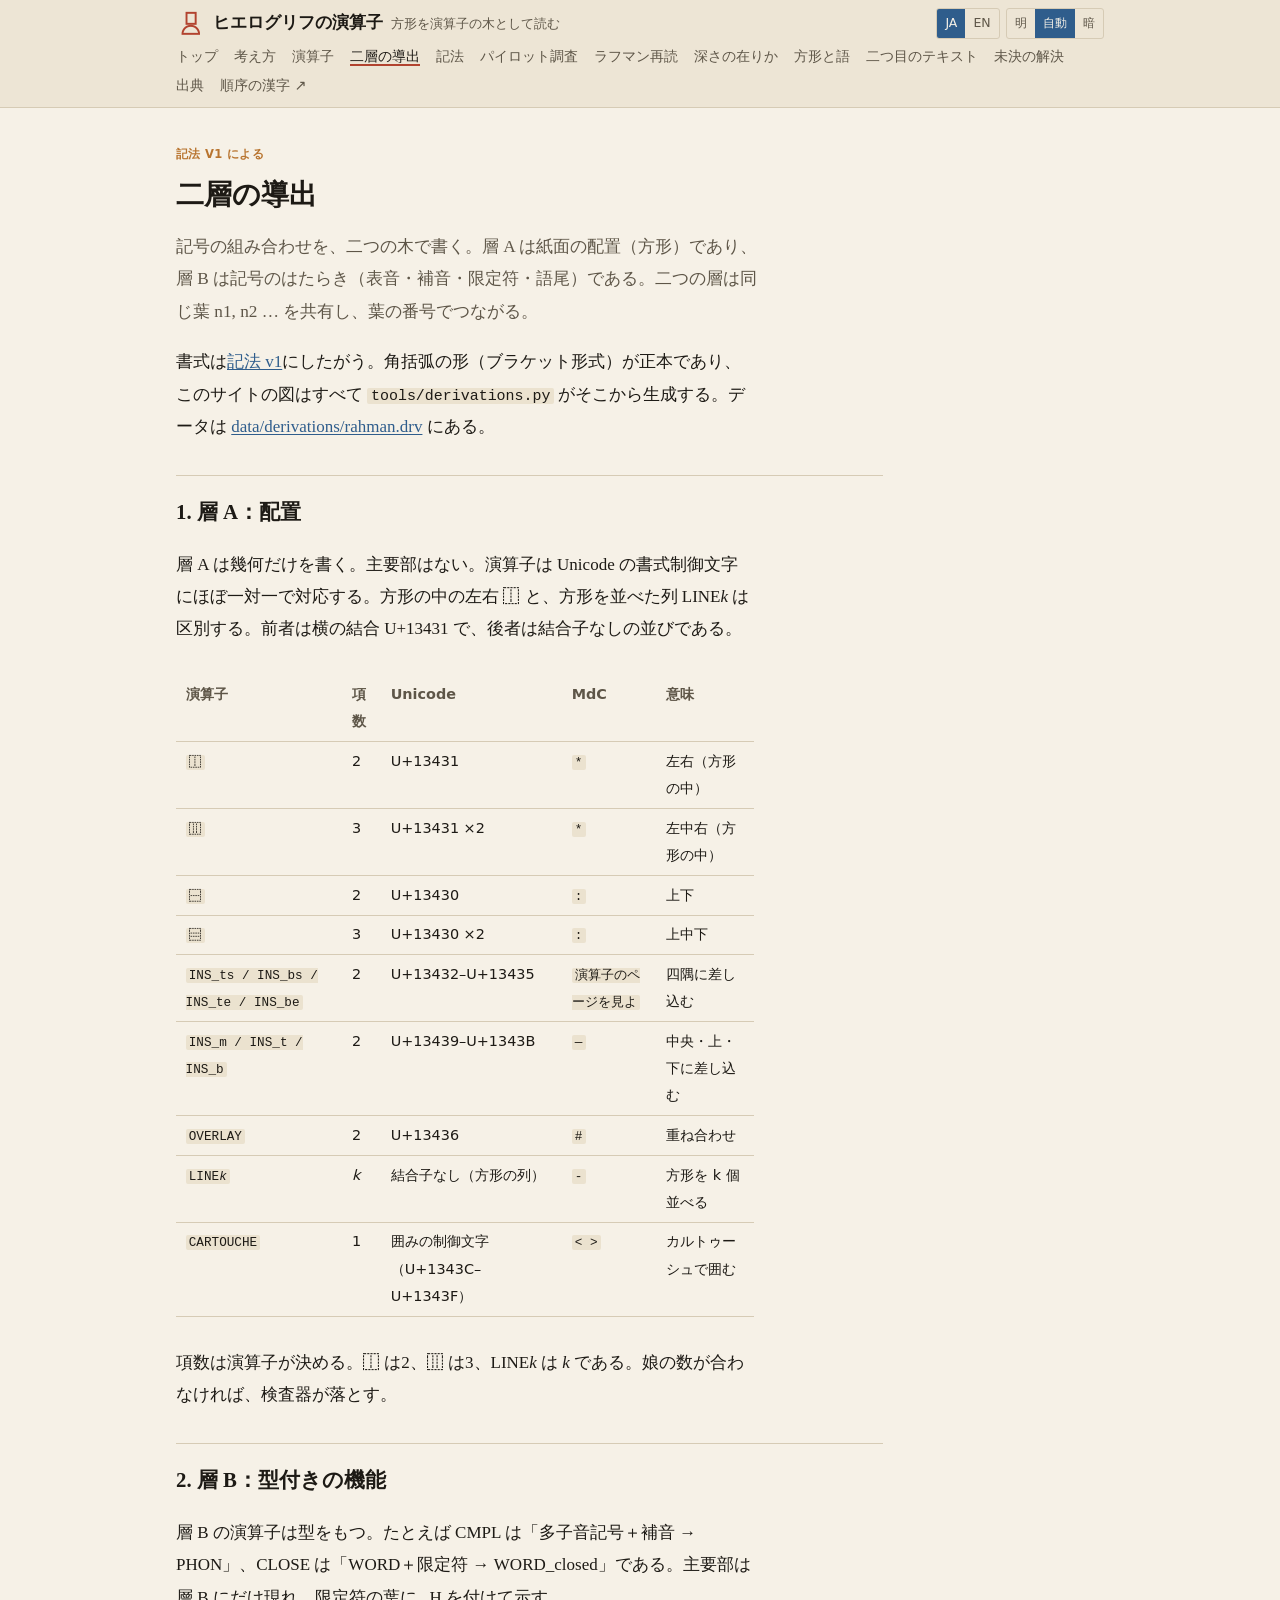
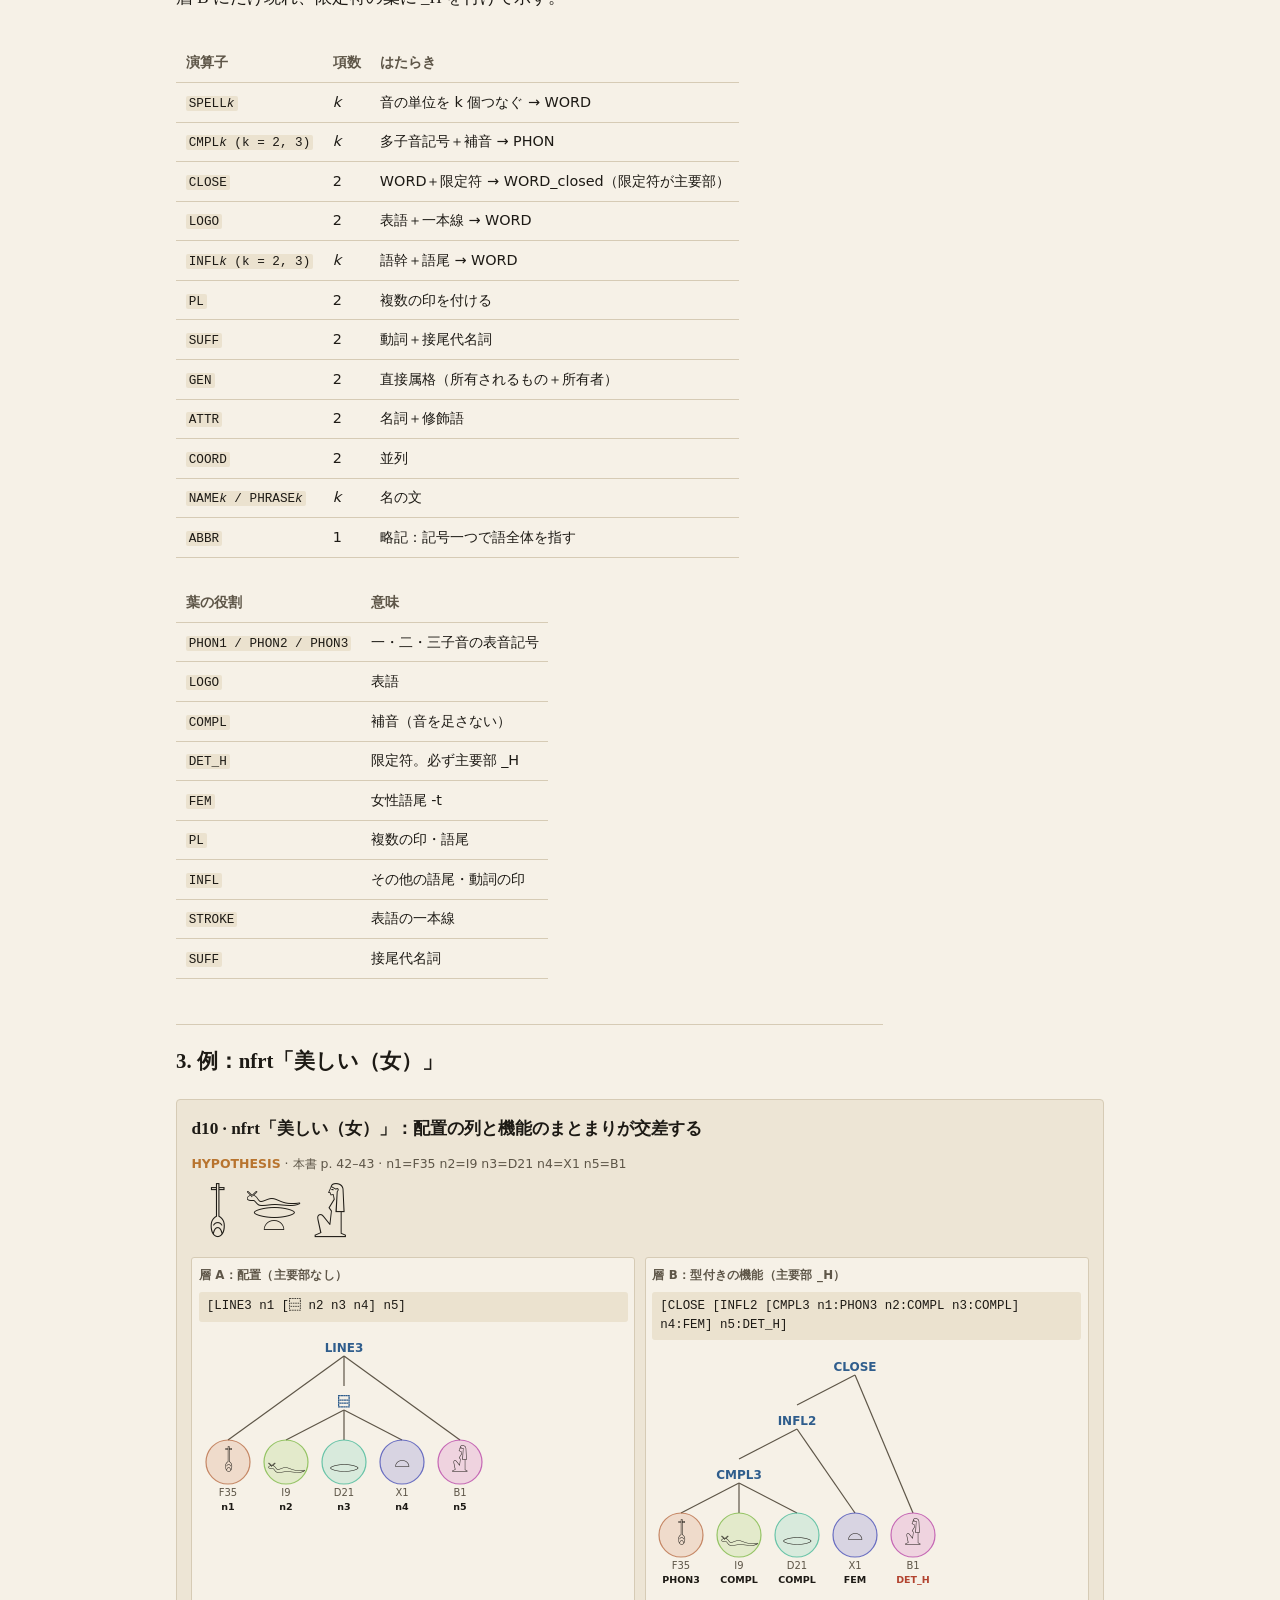
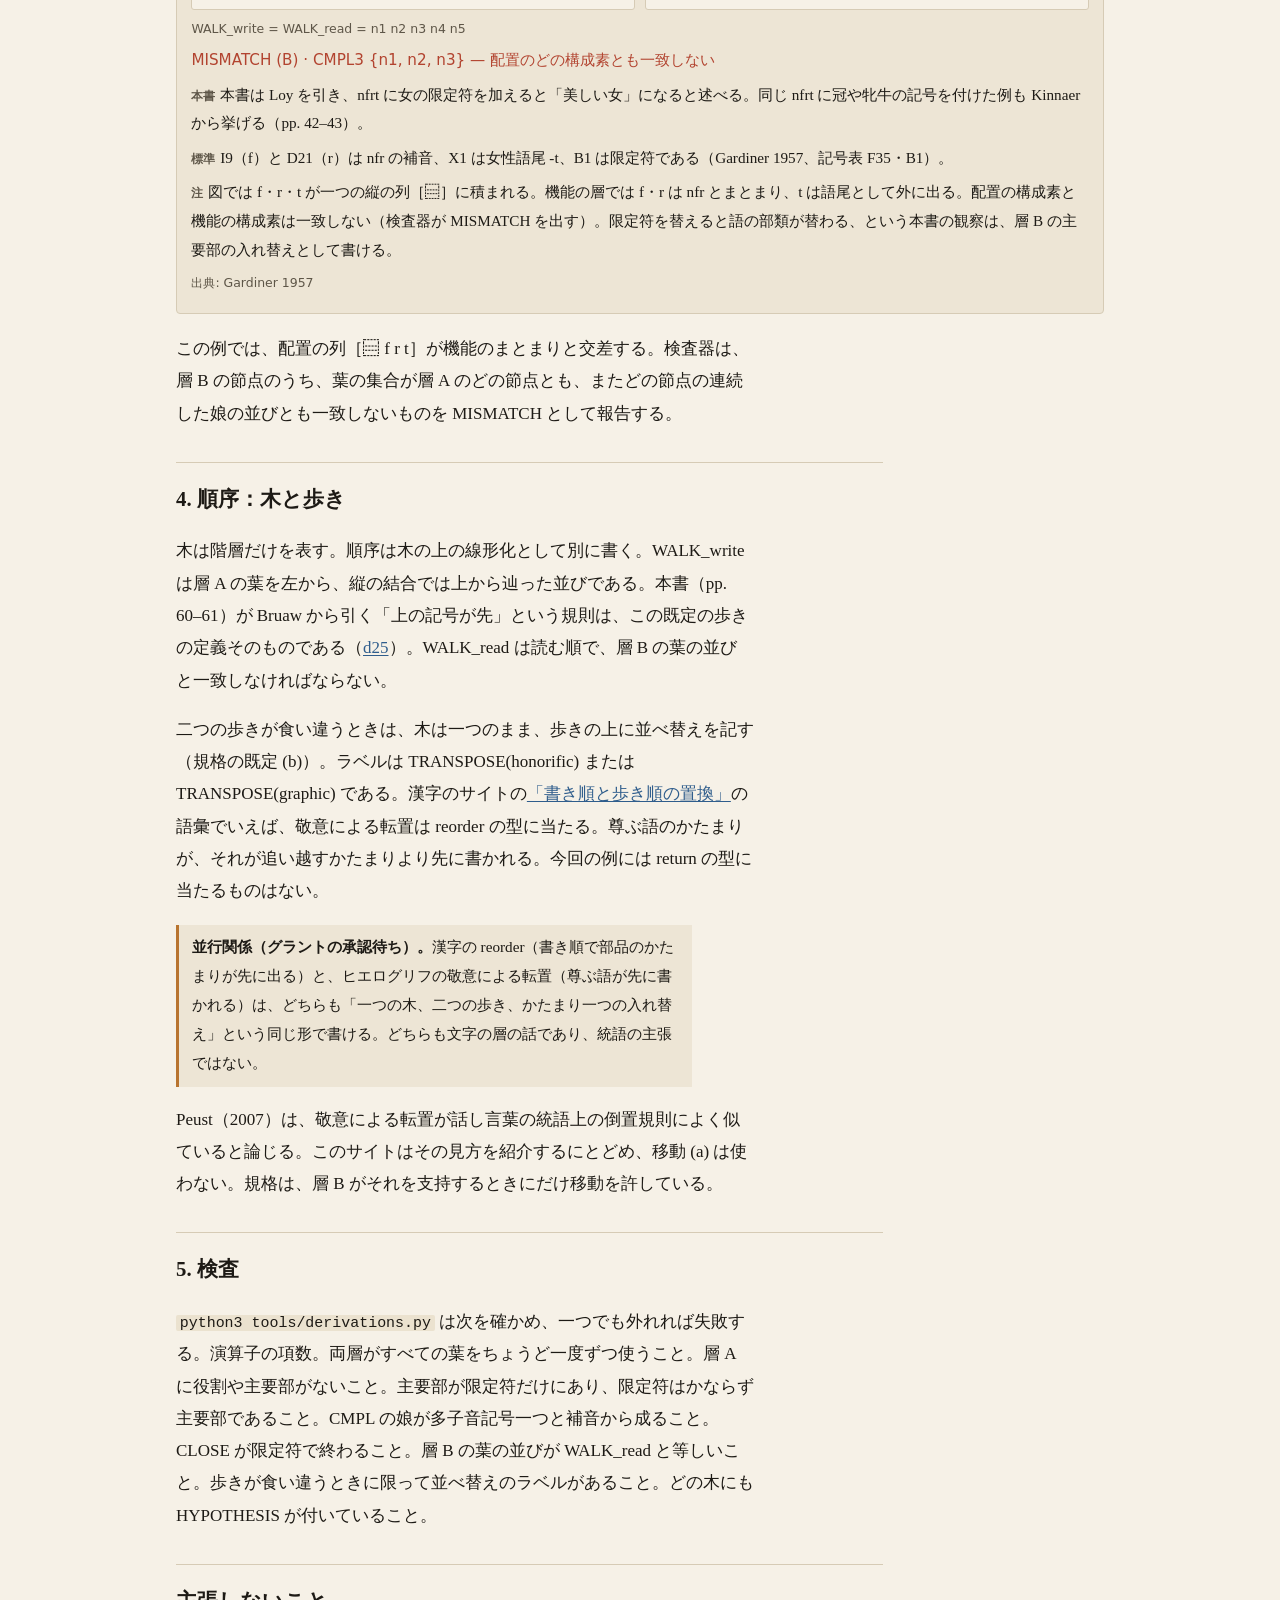
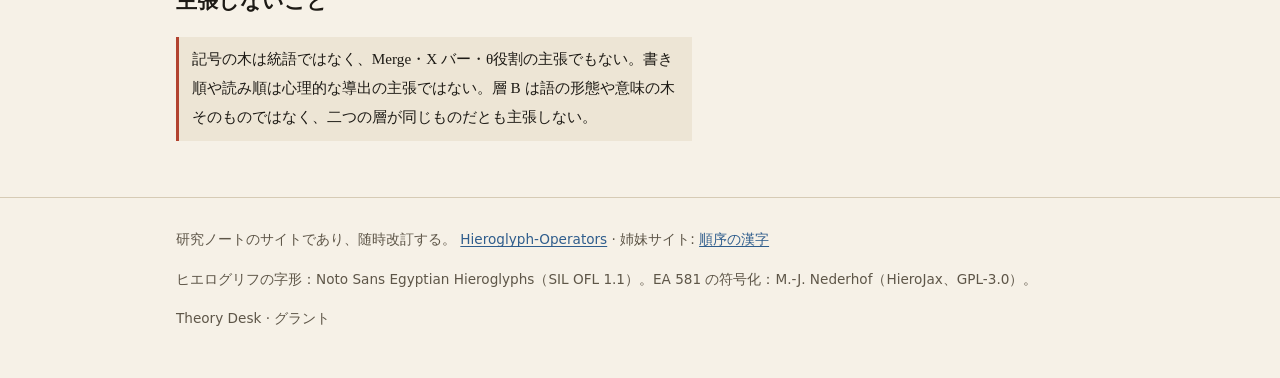
<file: site/derivations.html>
<!DOCTYPE html>
<html lang="ja" data-lang="ja">
<head>
<meta charset="utf-8">
<meta name="viewport" content="width=device-width, initial-scale=1">
<title>二層の導出 — ヒエログリフの演算子</title>
<meta name="title-ja" content="二層の導出 — ヒエログリフの演算子">
<meta name="title-en" content="Two-layer derivations — Hieroglyph Operators">
<meta name="description" content="Egyptian hieroglyphic quadrats read as operator trees over Gardiner signs. A sister site to Kanji in Order.">
<meta name="color-scheme" content="light dark">
<link rel="icon" href="favicon.svg" type="image/svg+xml">
<link rel="preload" href="fonts/NotoSansEgyptianHieroglyphs-Regular.woff2" as="font" type="font/woff2" crossorigin>
<link rel="stylesheet" href="css/main.css">
<script>
(function () {
  try {
    var r = document.documentElement, t = localStorage.getItem('ho-theme');
    var th = (t === 'light' || t === 'dark') ? t : (matchMedia('(prefers-color-scheme: dark)').matches ? 'dark' : 'light');
    r.setAttribute('data-theme', th); r.style.colorScheme = th;
    var q = (location.search.match(/[?&]lang=(ja|en)/) || [])[1];
    var l = q || localStorage.getItem('ho-lang'); if (l !== 'en' && l !== 'ja') l = 'ja';
    r.lang = l; r.setAttribute('data-lang', l);
  } catch (e) {}
})();
</script>
</head>
<body>
<a class="skip" href="#main"><span class="ja" lang="ja">本文へ</span><span class="en" lang="en">Skip to content</span></a>
<header class="site-header">
  <div class="wrap">
    <a class="brand" href="./"><span class="brand-glyph" aria-hidden="true" data-q="𓊪𓐰𓏏" data-size="1.7em"></span><span class="ja" lang="ja">ヒエログリフの演算子</span><span class="en" lang="en">Hieroglyph Operators</span><small><span class="ja" lang="ja">方形を演算子の木として読む</span><span class="en" lang="en">quadrats as operator trees</span></small></a>
    <div class="controls">
      <form class="seg lang-toggle" aria-label="Language"><label><input type="radio" name="lang" value="ja"><span>JA</span></label><label><input type="radio" name="lang" value="en"><span>EN</span></label></form>
      <form class="seg theme-toggle" aria-label="Theme"><label><input type="radio" name="theme" value="light"><span><span class="ja" lang="ja">明</span><span class="en" lang="en">Light</span></span></label><label><input type="radio" name="theme" value="auto"><span><span class="ja" lang="ja">自動</span><span class="en" lang="en">Auto</span></span></label><label><input type="radio" name="theme" value="dark"><span><span class="ja" lang="ja">暗</span><span class="en" lang="en">Dark</span></span></label></form>
    </div>
    <nav class="primary" aria-label="Primary"><ul><li><a href="./"><span class="ja" lang="ja">トップ</span><span class="en" lang="en">Top</span></a></li><li><a href="concept"><span class="ja" lang="ja">考え方</span><span class="en" lang="en">Concept</span></a></li><li><a href="operators"><span class="ja" lang="ja">演算子</span><span class="en" lang="en">Operators</span></a></li><li><a href="derivations" aria-current="page"><span class="ja" lang="ja">二層の導出</span><span class="en" lang="en">Derivations</span></a></li><li><a href="notation"><span class="ja" lang="ja">記法</span><span class="en" lang="en">Notation</span></a></li><li><a href="pilot"><span class="ja" lang="ja">パイロット調査</span><span class="en" lang="en">Pilot</span></a></li><li><a href="rahman"><span class="ja" lang="ja">ラフマン再読</span><span class="en" lang="en">Rahman</span></a></li><li><a href="depth"><span class="ja" lang="ja">深さの在りか</span><span class="en" lang="en">Depth</span></a></li><li><a href="boundaries"><span class="ja" lang="ja">方形と語</span><span class="en" lang="en">Boundaries</span></a></li><li><a href="second-text"><span class="ja" lang="ja">二つ目のテキスト</span><span class="en" lang="en">Second texts</span></a></li><li><a href="resolutions"><span class="ja" lang="ja">未決の解決</span><span class="en" lang="en">Resolutions</span></a></li><li><a href="sources"><span class="ja" lang="ja">出典</span><span class="en" lang="en">Sources</span></a></li><li><a href="https://kanji-morphology.pages.dev/"><span class="ja" lang="ja">順序の漢字 ↗</span><span class="en" lang="en">Kanji in Order ↗</span></a></li></ul></nav>
  </div>
</header>
<main id="main"><div class="wrap">

<p class="tag"><span class="ja" lang="ja">記法 v1 による</span><span class="en" lang="en">Written in notation v1</span></p>
<h1><span class="ja" lang="ja">二層の導出</span><span class="en" lang="en">Two-layer derivations</span></h1>
<p class="lede"><span class="ja" lang="ja">記号の組み合わせを、二つの木で書く。層 A は紙面の配置（方形）であり、層 B は記号のはたらき（表音・補音・限定符・語尾）である。二つの層は同じ葉 n1, n2 … を共有し、葉の番号でつながる。</span><span class="en" lang="en">A sign combination is written as two trees. Layer A is the layout on the surface (the quadrat); layer B is what the signs do (phonogram, complement, determinative, ending). Both layers share the same leaves n1, n2 … and are linked by those ids.</span></p>
<p><span class="ja" lang="ja">書式は<a href="notation">記法 v1</a>にしたがう。角括弧の形（ブラケット形式）が正本であり、このサイトの図はすべて <code>tools/derivations.py</code> がそこから生成する。データは <a href="https://github.com/crimsonflower420/Hieroglyph-Operators/blob/main/data/derivations/rahman.drv">data/derivations/rahman.drv</a> にある。</span><span class="en" lang="en">The format follows <a href="notation">notation v1</a>. The bracket form is the source of truth, and every figure on this site is generated from it by <code>tools/derivations.py</code>. The data are in <a href="https://github.com/crimsonflower420/Hieroglyph-Operators/blob/main/data/derivations/rahman.drv">data/derivations/rahman.drv</a>.</span></p>

<h2><span class="ja" lang="ja">1. 層 A：配置</span><span class="en" lang="en">1. Layer A: layout</span></h2>
<p><span class="ja" lang="ja">層 A は幾何だけを書く。主要部はない。演算子は Unicode の書式制御文字にほぼ一対一で対応する。方形の中の左右 ⿰ と、方形を並べた列 LINE<i>k</i> は区別する。前者は横の結合 U+13431 で、後者は結合子なしの並びである。</span><span class="en" lang="en">Layer A records geometry only and has no heads. Its operators map almost one-to-one onto the Unicode format controls. Side by side inside a quadrat (⿰) is kept apart from a row of quadrats (LINE<i>k</i>): the first is the horizontal joiner U+13431, the second is plain juxtaposition.</span></p>
<div class="table-scroll"><table><tr><th><span class="ja" lang="ja">演算子</span><span class="en" lang="en">Operator</span></th><th><span class="ja" lang="ja">項数</span><span class="en" lang="en">Arity</span></th><th>Unicode</th><th>MdC</th><th><span class="ja" lang="ja">意味</span><span class="en" lang="en">Meaning</span></th></tr><tr><td><code>⿰</code></td><td>2</td><td>U+13431</td><td><code>*</code></td><td><span class="ja" lang="ja">左右（方形の中）</span><span class="en" lang="en">side by side, within a quadrat</span></td></tr><tr><td><code>⿲</code></td><td>3</td><td>U+13431 ×2</td><td><code>*</code></td><td><span class="ja" lang="ja">左中右（方形の中）</span><span class="en" lang="en">three side by side, within a quadrat</span></td></tr><tr><td><code>⿱</code></td><td>2</td><td>U+13430</td><td><code>:</code></td><td><span class="ja" lang="ja">上下</span><span class="en" lang="en">one above the other</span></td></tr><tr><td><code>⿳</code></td><td>3</td><td>U+13430 ×2</td><td><code>:</code></td><td><span class="ja" lang="ja">上中下</span><span class="en" lang="en">three stacked</span></td></tr><tr><td><code>INS_ts / INS_bs / INS_te / INS_be</code></td><td>2</td><td>U+13432–U+13435</td><td><code><span class="ja" lang="ja">演算子のページを見よ</span><span class="en" lang="en">see Operators page</span></code></td><td><span class="ja" lang="ja">四隅に差し込む</span><span class="en" lang="en">insert at a corner</span></td></tr><tr><td><code>INS_m / INS_t / INS_b</code></td><td>2</td><td>U+13439–U+1343B</td><td><code>—</code></td><td><span class="ja" lang="ja">中央・上・下に差し込む</span><span class="en" lang="en">insert at middle, top or bottom</span></td></tr><tr><td><code>OVERLAY</code></td><td>2</td><td>U+13436</td><td><code>#</code></td><td><span class="ja" lang="ja">重ね合わせ</span><span class="en" lang="en">overlay</span></td></tr><tr><td><code>LINE<i>k</i></code></td><td><i>k</i></td><td><span class="ja" lang="ja">結合子なし（方形の列）</span><span class="en" lang="en">no joiner (a row of quadrats)</span></td><td><code>-</code></td><td><span class="ja" lang="ja">方形を k 個並べる</span><span class="en" lang="en">a row of k quadrats</span></td></tr><tr><td><code>CARTOUCHE</code></td><td>1</td><td><span class="ja" lang="ja">囲みの制御文字（U+1343C–U+1343F）</span><span class="en" lang="en">enclosure controls (U+1343C–U+1343F)</span></td><td><code>&lt; &gt;</code></td><td><span class="ja" lang="ja">カルトゥーシュで囲む</span><span class="en" lang="en">enclose in a cartouche</span></td></tr></table></div>
<p><span class="ja" lang="ja">項数は演算子が決める。⿰ は2、⿲ は3、LINE<i>k</i> は <i>k</i> である。娘の数が合わなければ、検査器が落とす。</span><span class="en" lang="en">Arity is fixed by the operator: ⿰ is 2, ⿲ is 3, LINE<i>k</i> is <i>k</i>. A wrong number of daughters fails the checker.</span></p>

<h2><span class="ja" lang="ja">2. 層 B：型付きの機能</span><span class="en" lang="en">2. Layer B: typed function</span></h2>
<p><span class="ja" lang="ja">層 B の演算子は型をもつ。たとえば CMPL は「多子音記号＋補音 → PHON」、CLOSE は「WORD＋限定符 → WORD_closed」である。主要部は層 B にだけ現れ、限定符の葉に _H を付けて示す。</span><span class="en" lang="en">Layer B operators are typed: CMPL is 'multiliteral + complement → PHON', CLOSE is 'WORD + determinative → WORD_closed'. Heads appear only in layer B, marked _H on the determinative leaf.</span></p>
<div class="table-scroll"><table><tr><th><span class="ja" lang="ja">演算子</span><span class="en" lang="en">Operator</span></th><th><span class="ja" lang="ja">項数</span><span class="en" lang="en">Arity</span></th><th><span class="ja" lang="ja">はたらき</span><span class="en" lang="en">What it does</span></th></tr><tr><td><code>SPELL<i>k</i></code></td><td><i>k</i></td><td><span class="ja" lang="ja">音の単位を k 個つなぐ → WORD</span><span class="en" lang="en">join k sound units → WORD</span></td></tr><tr><td><code>CMPL<i>k</i> (k = 2, 3)</code></td><td><i>k</i></td><td><span class="ja" lang="ja">多子音記号＋補音 → PHON</span><span class="en" lang="en">multiliteral + complement(s) → PHON</span></td></tr><tr><td><code>CLOSE</code></td><td>2</td><td><span class="ja" lang="ja">WORD＋限定符 → WORD_closed（限定符が主要部）</span><span class="en" lang="en">WORD + determinative → WORD_closed (determinative is head)</span></td></tr><tr><td><code>LOGO</code></td><td>2</td><td><span class="ja" lang="ja">表語＋一本線 → WORD</span><span class="en" lang="en">logogram + stroke → WORD</span></td></tr><tr><td><code>INFL<i>k</i> (k = 2, 3)</code></td><td><i>k</i></td><td><span class="ja" lang="ja">語幹＋語尾 → WORD</span><span class="en" lang="en">stem + ending(s) → WORD</span></td></tr><tr><td><code>PL</code></td><td>2</td><td><span class="ja" lang="ja">複数の印を付ける</span><span class="en" lang="en">add a plural marker</span></td></tr><tr><td><code>SUFF</code></td><td>2</td><td><span class="ja" lang="ja">動詞＋接尾代名詞</span><span class="en" lang="en">verb + suffix pronoun</span></td></tr><tr><td><code>GEN</code></td><td>2</td><td><span class="ja" lang="ja">直接属格（所有されるもの＋所有者）</span><span class="en" lang="en">direct genitive (possessed + possessor)</span></td></tr><tr><td><code>ATTR</code></td><td>2</td><td><span class="ja" lang="ja">名詞＋修飾語</span><span class="en" lang="en">noun + modifier</span></td></tr><tr><td><code>COORD</code></td><td>2</td><td><span class="ja" lang="ja">並列</span><span class="en" lang="en">coordination</span></td></tr><tr><td><code>NAME<i>k</i> / PHRASE<i>k</i></code></td><td><i>k</i></td><td><span class="ja" lang="ja">名の文</span><span class="en" lang="en">name sentence</span></td></tr><tr><td><code>ABBR</code></td><td>1</td><td><span class="ja" lang="ja">略記：記号一つで語全体を指す</span><span class="en" lang="en">abbreviation: one sign stands for the whole word</span></td></tr></table></div>
<div class="table-scroll"><table><tr><th><span class="ja" lang="ja">葉の役割</span><span class="en" lang="en">Leaf role</span></th><th><span class="ja" lang="ja">意味</span><span class="en" lang="en">Meaning</span></th></tr><tr><td><code>PHON1 / PHON2 / PHON3</code></td><td><span class="ja" lang="ja">一・二・三子音の表音記号</span><span class="en" lang="en">uni-, bi-, triliteral phonogram</span></td></tr><tr><td><code>LOGO</code></td><td><span class="ja" lang="ja">表語</span><span class="en" lang="en">logogram</span></td></tr><tr><td><code>COMPL</code></td><td><span class="ja" lang="ja">補音（音を足さない）</span><span class="en" lang="en">phonetic complement (adds no sound)</span></td></tr><tr><td><code>DET_H</code></td><td><span class="ja" lang="ja">限定符。必ず主要部 _H</span><span class="en" lang="en">determinative; always head _H</span></td></tr><tr><td><code>FEM</code></td><td><span class="ja" lang="ja">女性語尾 -t</span><span class="en" lang="en">feminine ending -t</span></td></tr><tr><td><code>PL</code></td><td><span class="ja" lang="ja">複数の印・語尾</span><span class="en" lang="en">plural marker or ending</span></td></tr><tr><td><code>INFL</code></td><td><span class="ja" lang="ja">その他の語尾・動詞の印</span><span class="en" lang="en">other ending or verb marker</span></td></tr><tr><td><code>STROKE</code></td><td><span class="ja" lang="ja">表語の一本線</span><span class="en" lang="en">logogram stroke</span></td></tr><tr><td><code>SUFF</code></td><td><span class="ja" lang="ja">接尾代名詞</span><span class="en" lang="en">suffix pronoun</span></td></tr></table></div>

<h2><span class="ja" lang="ja">3. 例：nfrt「美しい（女）」</span><span class="en" lang="en">3. Example: nfrt 'beautiful (woman)'</span></h2>
<section class="drv" id="d10">
<h3>d10 · <span class="ja" lang="ja">nfrt「美しい（女）」：配置の列と機能のまとまりが交差する</span><span class="en" lang="en">nfrt 'beautiful (woman)': a layout column that cuts across the function grouping</span></h3>
<p class="meta"><b>HYPOTHESIS</b> · <span class="ja" lang="ja">本書</span><span class="en" lang="en">book</span> p. 42–43 · n1=F35 n2=I9 n3=D21 n4=X1 n5=B1</p>
<div class="qrow"><span data-q="𓄤" data-size="3.2em"></span><span data-q="𓆑𓐰𓂋𓐰𓏏" data-size="3.2em"></span><span data-q="𓁐" data-size="3.2em"></span></div>
<div class="layers"><div class="layer"><div class="lab"><span class="ja" lang="ja">層 A：配置（主要部なし）</span><span class="en" lang="en">Layer A: layout (headless)</span></div><pre class="bracket">[LINE3 n1 [⿳ n2 n3 n4] n5]</pre><div class="svgscroll"><svg class="dtree" viewBox="0 0 290 204" width="290" height="204" role="img" aria-label="[LINE3 n1 [⿳ n2 n3 n4] n5]"><line x1="145.0" y1="30.0" x2="29.0" y2="114.0" class="edge"/><line x1="145.0" y1="30.0" x2="145.0" y2="60.0" class="edge"/><line x1="145.0" y1="84.0" x2="87.0" y2="114.0" class="edge"/><line x1="145.0" y1="84.0" x2="145.0" y2="114.0" class="edge"/><line x1="145.0" y1="84.0" x2="203.0" y2="114.0" class="edge"/><text x="145.0" y="80.0" class="op" text-anchor="middle">⿳</text><line x1="145.0" y1="30.0" x2="261.0" y2="114.0" class="edge"/><text x="145.0" y="26.0" class="op" text-anchor="middle">LINE3</text><circle cx="29.0" cy="136.0" r="22" class="leafbg" style="--h:20"/><text x="29.0" y="146.0" class="hg" text-anchor="middle">𓄤</text><text x="29.0" y="170.0" class="code" text-anchor="middle">F35</text><text x="29.0" y="184.0" class="role" text-anchor="middle">n1</text><circle cx="87.0" cy="136.0" r="22" class="leafbg" style="--h:92"/><text x="87.0" y="146.0" class="hg" text-anchor="middle">𓆑</text><text x="87.0" y="170.0" class="code" text-anchor="middle">I9</text><text x="87.0" y="184.0" class="role" text-anchor="middle">n2</text><circle cx="145.0" cy="136.0" r="22" class="leafbg" style="--h:164"/><text x="145.0" y="146.0" class="hg" text-anchor="middle">𓂋</text><text x="145.0" y="170.0" class="code" text-anchor="middle">D21</text><text x="145.0" y="184.0" class="role" text-anchor="middle">n3</text><circle cx="203.0" cy="136.0" r="22" class="leafbg" style="--h:236"/><text x="203.0" y="146.0" class="hg" text-anchor="middle">𓏏</text><text x="203.0" y="170.0" class="code" text-anchor="middle">X1</text><text x="203.0" y="184.0" class="role" text-anchor="middle">n4</text><circle cx="261.0" cy="136.0" r="22" class="leafbg" style="--h:308"/><text x="261.0" y="146.0" class="hg" text-anchor="middle">𓁐</text><text x="261.0" y="170.0" class="code" text-anchor="middle">B1</text><text x="261.0" y="184.0" class="role" text-anchor="middle">n5</text></svg></div></div><div class="layer"><div class="lab"><span class="ja" lang="ja">層 B：型付きの機能（主要部 _H）</span><span class="en" lang="en">Layer B: typed function (heads _H)</span></div><pre class="bracket">[CLOSE [INFL2 [CMPL3 n1:PHON3 n2:COMPL n3:COMPL] n4:FEM] n5:DET_H]</pre><div class="svgscroll"><svg class="dtree" viewBox="0 0 290 258" width="290" height="258" role="img" aria-label="[CLOSE [INFL2 [CMPL3 n1:PHON3 n2:COMPL n3:COMPL] n4:FEM] n5:DET_H]"><line x1="203.0" y1="30.0" x2="145.0" y2="60.0" class="edge"/><line x1="145.0" y1="84.0" x2="87.0" y2="114.0" class="edge"/><line x1="87.0" y1="138.0" x2="29.0" y2="168.0" class="edge"/><line x1="87.0" y1="138.0" x2="87.0" y2="168.0" class="edge"/><line x1="87.0" y1="138.0" x2="145.0" y2="168.0" class="edge"/><text x="87.0" y="134.0" class="op" text-anchor="middle">CMPL3</text><line x1="145.0" y1="84.0" x2="203.0" y2="168.0" class="edge"/><text x="145.0" y="80.0" class="op" text-anchor="middle">INFL2</text><line x1="203.0" y1="30.0" x2="261.0" y2="168.0" class="edge"/><text x="203.0" y="26.0" class="op" text-anchor="middle">CLOSE</text><circle cx="29.0" cy="190.0" r="22" class="leafbg" style="--h:20"/><text x="29.0" y="200.0" class="hg" text-anchor="middle">𓄤</text><text x="29.0" y="224.0" class="code" text-anchor="middle">F35</text><text x="29.0" y="238.0" class="role" text-anchor="middle">PHON3</text><circle cx="87.0" cy="190.0" r="22" class="leafbg" style="--h:92"/><text x="87.0" y="200.0" class="hg" text-anchor="middle">𓆑</text><text x="87.0" y="224.0" class="code" text-anchor="middle">I9</text><text x="87.0" y="238.0" class="role" text-anchor="middle">COMPL</text><circle cx="145.0" cy="190.0" r="22" class="leafbg" style="--h:164"/><text x="145.0" y="200.0" class="hg" text-anchor="middle">𓂋</text><text x="145.0" y="224.0" class="code" text-anchor="middle">D21</text><text x="145.0" y="238.0" class="role" text-anchor="middle">COMPL</text><circle cx="203.0" cy="190.0" r="22" class="leafbg" style="--h:236"/><text x="203.0" y="200.0" class="hg" text-anchor="middle">𓏏</text><text x="203.0" y="224.0" class="code" text-anchor="middle">X1</text><text x="203.0" y="238.0" class="role" text-anchor="middle">FEM</text><circle cx="261.0" cy="190.0" r="22" class="leafbg" style="--h:308"/><text x="261.0" y="200.0" class="hg" text-anchor="middle">𓁐</text><text x="261.0" y="224.0" class="code" text-anchor="middle">B1</text><text x="261.0" y="238.0" class="role head" text-anchor="middle">DET_H</text></svg></div></div></div>
<p class="meta">WALK_write = WALK_read = n1 n2 n3 n4 n5</p><p class="mm">MISMATCH (B) · CMPL3 {n1, n2, n3} — <span class="ja" lang="ja">配置のどの構成素とも一致しない</span><span class="en" lang="en">coincides with no layout constituent</span></p>
<p><span class="k"><span class="ja" lang="ja">本書</span><span class="en" lang="en">Book</span></span><span class="ja" lang="ja">本書は Loy を引き、nfrt に女の限定符を加えると「美しい女」になると述べる。同じ nfrt に冠や牝牛の記号を付けた例も Kinnaer から挙げる（pp. 42–43）。</span><span class="en" lang="en">Citing Loy, the book says adding the woman determinative to nfrt gives 'beautiful woman', and cites Kinnaer for the same nfrt with a crown or a cow (pp. 42–43).</span></p>
<p><span class="k"><span class="ja" lang="ja">標準</span><span class="en" lang="en">Standard</span></span><span class="ja" lang="ja">I9（f）と D21（r）は nfr の補音、X1 は女性語尾 -t、B1 は限定符である（Gardiner 1957、記号表 F35・B1）。</span><span class="en" lang="en">I9 (f) and D21 (r) complement nfr, X1 is the feminine ending -t, B1 is a determinative (Gardiner 1957, sign list F35, B1).</span></p>
<p><span class="k"><span class="ja" lang="ja">注</span><span class="en" lang="en">Note</span></span><span class="ja" lang="ja">図では f・r・t が一つの縦の列［⿳］に積まれる。機能の層では f・r は nfr とまとまり、t は語尾として外に出る。配置の構成素と機能の構成素は一致しない（検査器が MISMATCH を出す）。限定符を替えると語の部類が替わる、という本書の観察は、層 B の主要部の入れ替えとして書ける。</span><span class="en" lang="en">In the figure f, r and t sit in one vertical column [⿳]. In the function layer f and r go with nfr, while t stands outside as the ending. The layout constituent and the function constituent do not coincide (the checker reports MISMATCH). The book's point that changing the determinative changes the word's class can be written as swapping the head in layer B.</span></p>
<p class="meta"><span class="ja" lang="ja">出典</span><span class="en" lang="en">Refs</span>: Gardiner 1957</p>
</section>
<p><span class="ja" lang="ja">この例では、配置の列［⿳ f r t］が機能のまとまりと交差する。検査器は、層 B の節点のうち、葉の集合が層 A のどの節点とも、またどの節点の連続した娘の並びとも一致しないものを MISMATCH として報告する。</span><span class="en" lang="en">Here the layout column [⿳ f r t] cuts across the function grouping. The checker reports a layer-B node as MISMATCH when its leaf set equals no layer-A node and no contiguous run of one layer-A node's daughters.</span></p>

<h2><span class="ja" lang="ja">4. 順序：木と歩き</span><span class="en" lang="en">4. Order: trees and walks</span></h2>
<p><span class="ja" lang="ja">木は階層だけを表す。順序は木の上の線形化として別に書く。WALK_write は層 A の葉を左から、縦の結合では上から辿った並びである。本書（pp. 60–61）が Bruaw から引く「上の記号が先」という規則は、この既定の歩きの定義そのものである（<a href="rahman#d25">d25</a>）。WALK_read は読む順で、層 B の葉の並びと一致しなければならない。</span><span class="en" lang="en">A tree records hierarchy only; order is written separately as linearizations over it. WALK_write is the leaf order of layer A read left to right, top first at vertical joins. The rule the book takes from Bruaw (pp. 60–61), signs above come first, is exactly the definition of this default walk (<a href="rahman#d25">d25</a>). WALK_read is the reading order and must equal the leaf order of layer B.</span></p>
<p><span class="ja" lang="ja">二つの歩きが食い違うときは、木は一つのまま、歩きの上に並べ替えを記す（規格の既定 (b)）。ラベルは TRANSPOSE(honorific) または TRANSPOSE(graphic) である。漢字のサイトの<a href="https://kanji-morphology.pages.dev/walk-permutation">「書き順と歩き順の置換」</a>の語彙でいえば、敬意による転置は reorder の型に当たる。尊ぶ語のかたまりが、それが追い越すかたまりより先に書かれる。今回の例には return の型に当たるものはない。</span><span class="en" lang="en">When the two walks differ, the tree stays single and the reorder is marked on the walk (the standard's default (b)), labelled TRANSPOSE(honorific) or TRANSPOSE(graphic). In the vocabulary of the kanji site's <a href="https://kanji-morphology.pages.dev/walk-permutation">written order vs walk order</a>, honorific transposition is of the reorder type: the honoured block is written ahead of the block it passes. No case of the return type occurs here.</span></p>
<div class="flag spec"><span class="ja" lang="ja"><strong>並行関係（グラントの承認待ち）。</strong>漢字の reorder（書き順で部品のかたまりが先に出る）と、ヒエログリフの敬意による転置（尊ぶ語が先に書かれる）は、どちらも「一つの木、二つの歩き、かたまり一つの入れ替え」という同じ形で書ける。どちらも文字の層の話であり、統語の主張ではない。</span><span class="en" lang="en"><strong>Parallel (for Grant to approve).</strong> The kanji reorder (a component block comes earlier in stroke order) and hieroglyphic honorific transposition (the honoured word is written first) can both be written in the same shape: one tree, two walks, one block swapped. Both are about the writing layer; neither is a syntactic claim.</span></div>
<p><span class="ja" lang="ja">Peust（2007）は、敬意による転置が話し言葉の統語上の倒置規則によく似ていると論じる。このサイトはその見方を紹介するにとどめ、移動 (a) は使わない。規格は、層 B がそれを支持するときにだけ移動を許している。</span><span class="en" lang="en">Peust (2007) argues that honorific transposition closely mimics syntactic inversion rules of spoken languages. This site reports that view but does not use movement (a); the standard allows movement only when layer B argues for it.</span></p>

<h2><span class="ja" lang="ja">5. 検査</span><span class="en" lang="en">5. Checks</span></h2>
<p><span class="ja" lang="ja"><code>python3 tools/derivations.py</code> は次を確かめ、一つでも外れれば失敗する。演算子の項数。両層がすべての葉をちょうど一度ずつ使うこと。層 A に役割や主要部がないこと。主要部が限定符だけにあり、限定符はかならず主要部であること。CMPL の娘が多子音記号一つと補音から成ること。CLOSE が限定符で終わること。層 B の葉の並びが WALK_read と等しいこと。歩きが食い違うときに限って並べ替えのラベルがあること。どの木にも HYPOTHESIS が付いていること。</span><span class="en" lang="en"><code>python3 tools/derivations.py</code> checks the following and fails on any breach: operator arity; both layers use every leaf exactly once; no roles or heads in layer A; heads only on determinatives, and every determinative a head; CMPL daughters are one multiliteral plus complements; CLOSE ends in a determinative; layer B's leaf order equals WALK_read; a reorder label is present exactly when the walks differ; every tree carries HYPOTHESIS.</span></p>

<h2><span class="ja" lang="ja">主張しないこと</span><span class="en" lang="en">What is not claimed</span></h2>
<div class="flag"><span class="ja" lang="ja">記号の木は統語ではなく、Merge・X バー・θ役割の主張でもない。書き順や読み順は心理的な導出の主張ではない。層 B は語の形態や意味の木そのものではなく、二つの層が同じものだとも主張しない。</span><span class="en" lang="en">Glyph trees are not syntax, and make no claim about Merge, X-bar or θ-roles. Writing or reading order is not claimed as a psychological derivation. Layer B is not word morphology or semantics as such, and the two layers are not claimed to be the same thing.</span></div>

</div></main>
<footer class="site-footer"><div class="wrap">
<p><span class="ja" lang="ja">研究ノートのサイトであり、随時改訂する。</span><span class="en" lang="en">A research-notes site, revised as the work goes on.</span> <a href="https://github.com/crimsonflower420/Hieroglyph-Operators">Hieroglyph-Operators</a> · <span class="ja" lang="ja">姉妹サイト</span><span class="en" lang="en">Sister site</span>: <a href="https://kanji-morphology.pages.dev/"><span class="ja" lang="ja">順序の漢字</span><span class="en" lang="en">Kanji in Order</span></a></p>
<p><span class="ja" lang="ja">ヒエログリフの字形：Noto Sans Egyptian Hieroglyphs（SIL OFL 1.1）。EA 581 の符号化：M.-J. Nederhof（HieroJax、GPL-3.0）。</span><span class="en" lang="en">Glyphs: Noto Sans Egyptian Hieroglyphs (SIL OFL 1.1). EA 581 encoding: M.-J. Nederhof (HieroJax, GPL-3.0).</span></p>
<p>Theory Desk · <span class="ja" lang="ja">グラント</span><span class="en" lang="en">Grant Golland</span></p>
</div></footer>
<script src="js/site.js" defer></script>
<script src="js/quadrat.js" defer></script>
</body>
</html>
</file>
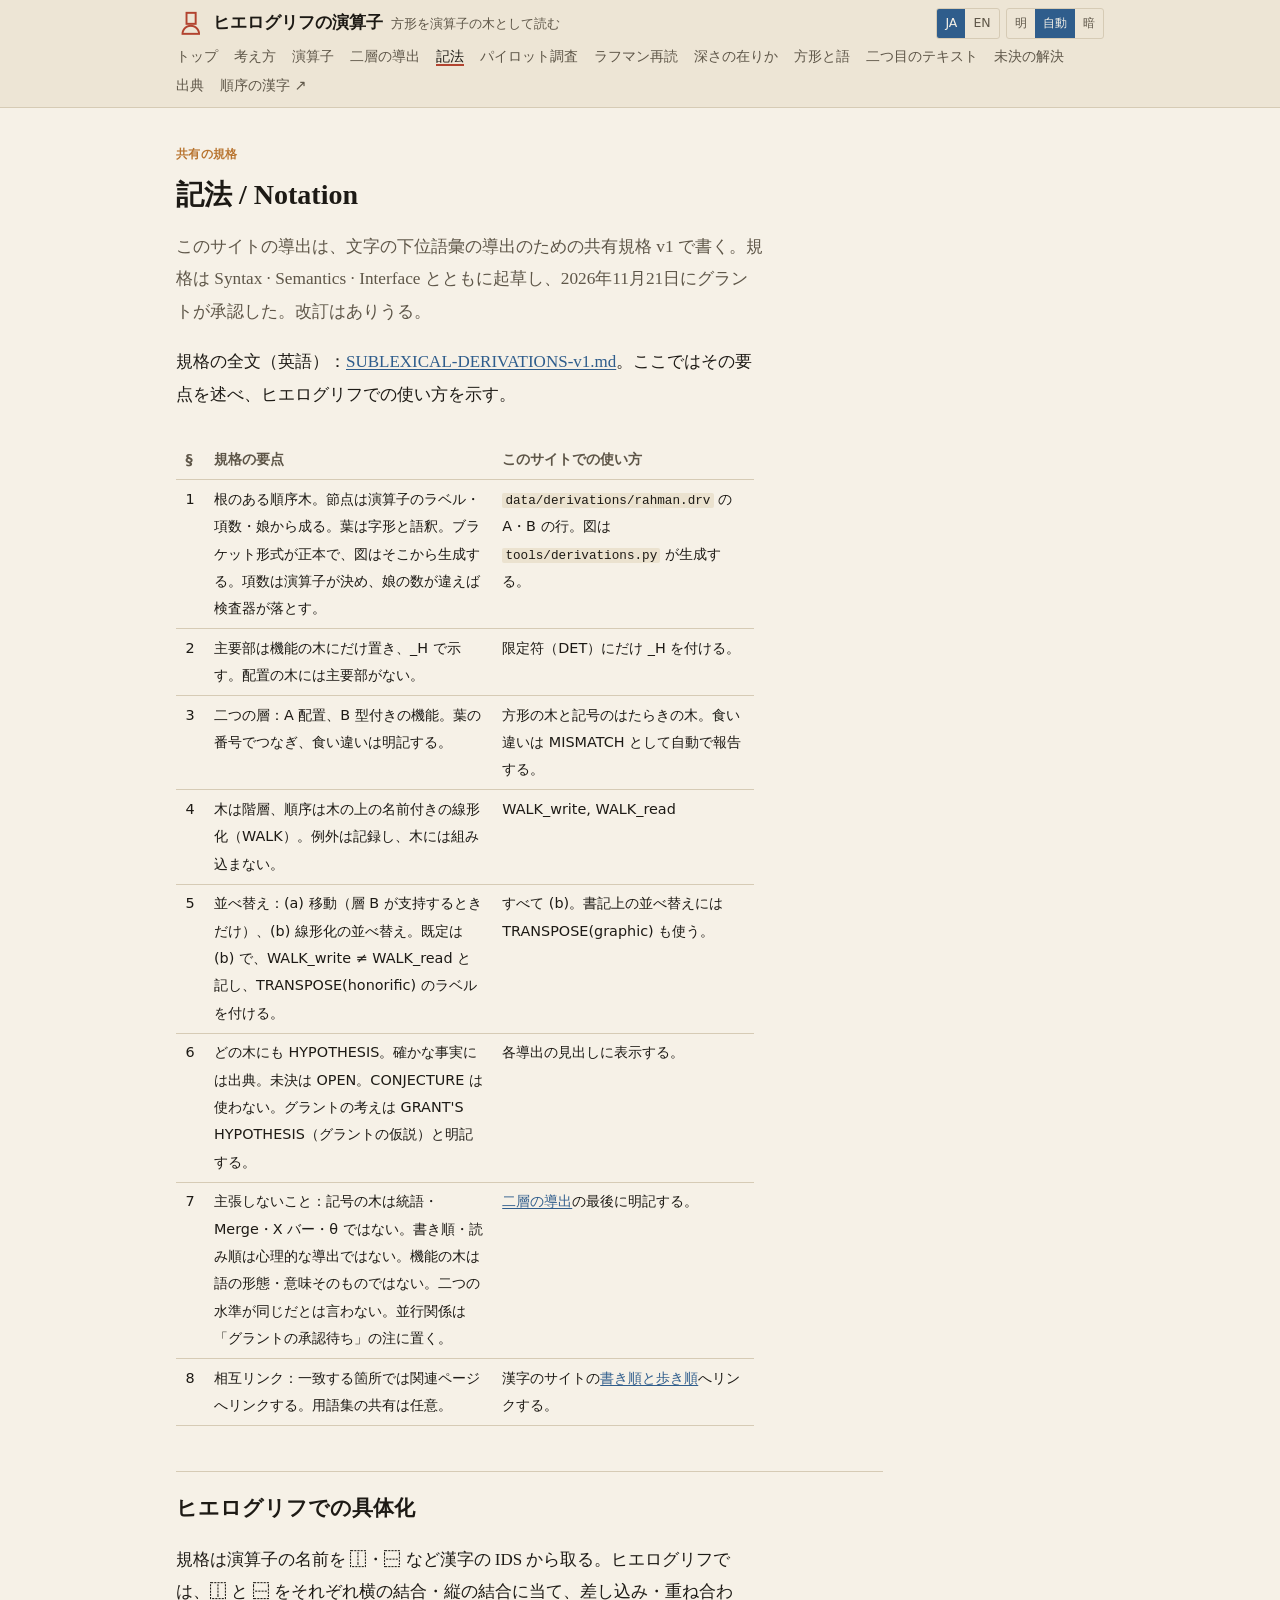
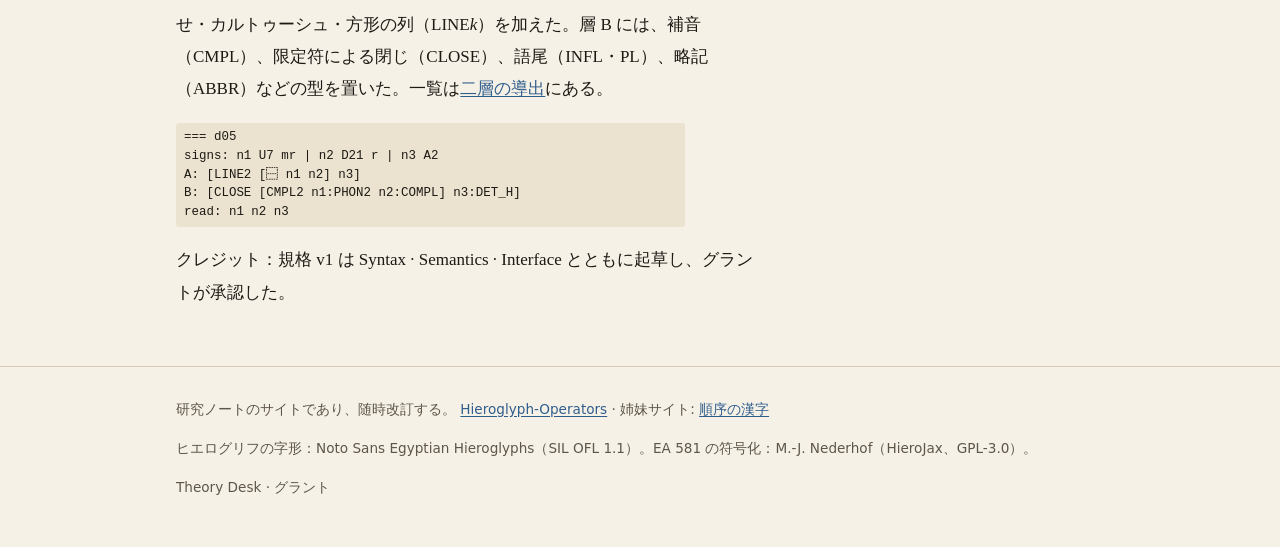
<file: site/notation.html>
<!DOCTYPE html>
<html lang="ja" data-lang="ja">
<head>
<meta charset="utf-8">
<meta name="viewport" content="width=device-width, initial-scale=1">
<title>記法 — ヒエログリフの演算子</title>
<meta name="title-ja" content="記法 — ヒエログリフの演算子">
<meta name="title-en" content="Notation — Hieroglyph Operators">
<meta name="description" content="Egyptian hieroglyphic quadrats read as operator trees over Gardiner signs. A sister site to Kanji in Order.">
<meta name="color-scheme" content="light dark">
<link rel="icon" href="favicon.svg" type="image/svg+xml">
<link rel="preload" href="fonts/NotoSansEgyptianHieroglyphs-Regular.woff2" as="font" type="font/woff2" crossorigin>
<link rel="stylesheet" href="css/main.css">
<script>
(function () {
  try {
    var r = document.documentElement, t = localStorage.getItem('ho-theme');
    var th = (t === 'light' || t === 'dark') ? t : (matchMedia('(prefers-color-scheme: dark)').matches ? 'dark' : 'light');
    r.setAttribute('data-theme', th); r.style.colorScheme = th;
    var q = (location.search.match(/[?&]lang=(ja|en)/) || [])[1];
    var l = q || localStorage.getItem('ho-lang'); if (l !== 'en' && l !== 'ja') l = 'ja';
    r.lang = l; r.setAttribute('data-lang', l);
  } catch (e) {}
})();
</script>
</head>
<body>
<a class="skip" href="#main"><span class="ja" lang="ja">本文へ</span><span class="en" lang="en">Skip to content</span></a>
<header class="site-header">
  <div class="wrap">
    <a class="brand" href="./"><span class="brand-glyph" aria-hidden="true" data-q="𓊪𓐰𓏏" data-size="1.7em"></span><span class="ja" lang="ja">ヒエログリフの演算子</span><span class="en" lang="en">Hieroglyph Operators</span><small><span class="ja" lang="ja">方形を演算子の木として読む</span><span class="en" lang="en">quadrats as operator trees</span></small></a>
    <div class="controls">
      <form class="seg lang-toggle" aria-label="Language"><label><input type="radio" name="lang" value="ja"><span>JA</span></label><label><input type="radio" name="lang" value="en"><span>EN</span></label></form>
      <form class="seg theme-toggle" aria-label="Theme"><label><input type="radio" name="theme" value="light"><span><span class="ja" lang="ja">明</span><span class="en" lang="en">Light</span></span></label><label><input type="radio" name="theme" value="auto"><span><span class="ja" lang="ja">自動</span><span class="en" lang="en">Auto</span></span></label><label><input type="radio" name="theme" value="dark"><span><span class="ja" lang="ja">暗</span><span class="en" lang="en">Dark</span></span></label></form>
    </div>
    <nav class="primary" aria-label="Primary"><ul><li><a href="./"><span class="ja" lang="ja">トップ</span><span class="en" lang="en">Top</span></a></li><li><a href="concept"><span class="ja" lang="ja">考え方</span><span class="en" lang="en">Concept</span></a></li><li><a href="operators"><span class="ja" lang="ja">演算子</span><span class="en" lang="en">Operators</span></a></li><li><a href="derivations"><span class="ja" lang="ja">二層の導出</span><span class="en" lang="en">Derivations</span></a></li><li><a href="notation" aria-current="page"><span class="ja" lang="ja">記法</span><span class="en" lang="en">Notation</span></a></li><li><a href="pilot"><span class="ja" lang="ja">パイロット調査</span><span class="en" lang="en">Pilot</span></a></li><li><a href="rahman"><span class="ja" lang="ja">ラフマン再読</span><span class="en" lang="en">Rahman</span></a></li><li><a href="depth"><span class="ja" lang="ja">深さの在りか</span><span class="en" lang="en">Depth</span></a></li><li><a href="boundaries"><span class="ja" lang="ja">方形と語</span><span class="en" lang="en">Boundaries</span></a></li><li><a href="second-text"><span class="ja" lang="ja">二つ目のテキスト</span><span class="en" lang="en">Second texts</span></a></li><li><a href="resolutions"><span class="ja" lang="ja">未決の解決</span><span class="en" lang="en">Resolutions</span></a></li><li><a href="sources"><span class="ja" lang="ja">出典</span><span class="en" lang="en">Sources</span></a></li><li><a href="https://kanji-morphology.pages.dev/"><span class="ja" lang="ja">順序の漢字 ↗</span><span class="en" lang="en">Kanji in Order ↗</span></a></li></ul></nav>
  </div>
</header>
<main id="main"><div class="wrap">

<p class="tag"><span class="ja" lang="ja">共有の規格</span><span class="en" lang="en">Shared standard</span></p>
<h1><span class="ja" lang="ja">記法 / Notation</span><span class="en" lang="en">Notation / 記法</span></h1>
<p class="lede"><span class="ja" lang="ja">このサイトの導出は、文字の下位語彙の導出のための共有規格 v1 で書く。規格は Syntax · Semantics · Interface とともに起草し、2026年11月21日にグラントが承認した。改訂はありうる。</span><span class="en" lang="en">The derivations on this site are written in v1 of the shared standard for sub-lexical derivations. It was drafted with Syntax · Semantics · Interface and approved by Grant Golland on 21 November 2026; it may be revised.</span></p>
<p><span class="ja" lang="ja">規格の全文（英語）：<a href="https://github.com/crimsonflower420/Hieroglyph-Operators/blob/main/notes/SUBLEXICAL-DERIVATIONS-v1.md">SUBLEXICAL-DERIVATIONS-v1.md</a>。ここではその要点を述べ、ヒエログリフでの使い方を示す。</span><span class="en" lang="en">Full text (English): <a href="https://github.com/crimsonflower420/Hieroglyph-Operators/blob/main/notes/SUBLEXICAL-DERIVATIONS-v1.md">SUBLEXICAL-DERIVATIONS-v1.md</a>. This page gives the main points and how they are used for hieroglyphs.</span></p>
<div class="table-scroll"><table>
<tr><th>§</th><th><span class="ja" lang="ja">規格の要点</span><span class="en" lang="en">Standard</span></th><th><span class="ja" lang="ja">このサイトでの使い方</span><span class="en" lang="en">Use on this site</span></th></tr>
<tr><td>1</td><td><span class="ja" lang="ja">根のある順序木。節点は演算子のラベル・項数・娘から成る。葉は字形と語釈。ブラケット形式が正本で、図はそこから生成する。項数は演算子が決め、娘の数が違えば検査器が落とす。</span><span class="en" lang="en">Rooted ordered tree; node = operator label + arity + daughters; leaves = glyph + gloss. Bracket form is the source of truth; figures are generated from it. Arity is fixed by the operator; a wrong daughter count fails the checker.</span></td><td><span class="ja" lang="ja"><code>data/derivations/rahman.drv</code> の A・B の行。図は <code>tools/derivations.py</code> が生成する。</span><span class="en" lang="en">The A and B lines of <code>data/derivations/rahman.drv</code>; figures from <code>tools/derivations.py</code>.</span></td></tr>
<tr><td>2</td><td><span class="ja" lang="ja">主要部は機能の木にだけ置き、_H で示す。配置の木には主要部がない。</span><span class="en" lang="en">Heads only in the function tree, marked _H; layout trees are headless.</span></td><td><span class="ja" lang="ja">限定符（DET）にだけ _H を付ける。</span><span class="en" lang="en">Only determinatives (DET) carry _H.</span></td></tr>
<tr><td>3</td><td><span class="ja" lang="ja">二つの層：A 配置、B 型付きの機能。葉の番号でつなぎ、食い違いは明記する。</span><span class="en" lang="en">Two layers: A layout, B typed function; linked by node ids; mismatches stated.</span></td><td><span class="ja" lang="ja">方形の木と記号のはたらきの木。食い違いは MISMATCH として自動で報告する。</span><span class="en" lang="en">Quadrat tree and sign-function tree; mismatches reported automatically as MISMATCH.</span></td></tr>
<tr><td>4</td><td><span class="ja" lang="ja">木は階層、順序は木の上の名前付きの線形化（WALK）。例外は記録し、木には組み込まない。</span><span class="en" lang="en">Tree = hierarchy; order = named linearizations (WALK). Exceptions are recorded, not built into the tree.</span></td><td>WALK_write, WALK_read</td></tr>
<tr><td>5</td><td><span class="ja" lang="ja">並べ替え：(a) 移動（層 B が支持するときだけ）、(b) 線形化の並べ替え。既定は (b) で、WALK_write ≠ WALK_read と記し、TRANSPOSE(honorific) のラベルを付ける。</span><span class="en" lang="en">Reordering: (a) movement, only if layer B argues for it; (b) linearization reorder, marked WALK_write ≠ WALK_read with TRANSPOSE(honorific). Default (b).</span></td><td><span class="ja" lang="ja">すべて (b)。書記上の並べ替えには TRANSPOSE(graphic) も使う。</span><span class="en" lang="en">All (b); TRANSPOSE(graphic) is also used for graphic reorders.</span></td></tr>
<tr><td>6</td><td><span class="ja" lang="ja">どの木にも HYPOTHESIS。確かな事実には出典。未決は OPEN。CONJECTURE は使わない。グラントの考えは GRANT'S HYPOTHESIS（グラントの仮説）と明記する。</span><span class="en" lang="en">HYPOTHESIS on every tree; attested facts with source; OPEN for unresolved; no CONJECTURE; Grant's ideas credited as GRANT'S HYPOTHESIS.</span></td><td><span class="ja" lang="ja">各導出の見出しに表示する。</span><span class="en" lang="en">Shown in each derivation's header line.</span></td></tr>
<tr><td>7</td><td><span class="ja" lang="ja">主張しないこと：記号の木は統語・Merge・X バー・θ ではない。書き順・読み順は心理的な導出ではない。機能の木は語の形態・意味そのものではない。二つの水準が同じだとは言わない。並行関係は「グラントの承認待ち」の注に置く。</span><span class="en" lang="en">Not claimed: glyph trees are syntax / Merge / X-bar / θ; stroke or reading order is a psychological derivation; function tree = word morphology/semantics; the two levels are the same. Any parallel goes in a 'Parallel (for Grant to approve)' note.</span></td><td><span class="ja" lang="ja"><a href="derivations">二層の導出</a>の最後に明記する。</span><span class="en" lang="en">Stated at the end of <a href="derivations">Two-layer derivations</a>.</span></td></tr>
<tr><td>8</td><td><span class="ja" lang="ja">相互リンク：一致する箇所では関連ページへリンクする。用語集の共有は任意。</span><span class="en" lang="en">Interlinking: link matching pages; an optional shared glossary.</span></td><td><span class="ja" lang="ja">漢字のサイトの<a href="https://kanji-morphology.pages.dev/walk-permutation">書き順と歩き順</a>へリンクする。</span><span class="en" lang="en">Links to the kanji site's <a href="https://kanji-morphology.pages.dev/walk-permutation">written order vs walk order</a>.</span></td></tr>
</table></div>

<h2><span class="ja" lang="ja">ヒエログリフでの具体化</span><span class="en" lang="en">The hieroglyph profile</span></h2>
<p><span class="ja" lang="ja">規格は演算子の名前を ⿰・⿱ など漢字の IDS から取る。ヒエログリフでは、⿰ と ⿱ をそれぞれ横の結合・縦の結合に当て、差し込み・重ね合わせ・カルトゥーシュ・方形の列（LINE<i>k</i>）を加えた。層 B には、補音（CMPL）、限定符による閉じ（CLOSE）、語尾（INFL・PL）、略記（ABBR）などの型を置いた。一覧は<a href="derivations">二層の導出</a>にある。</span><span class="en" lang="en">The standard takes operator names such as ⿰ and ⿱ from kanji IDS. For hieroglyphs, ⿰ and ⿱ are assigned to the horizontal and vertical joiners, and insertion, overlay, cartouche and the quadrat row (LINE<i>k</i>) are added. Layer B gets types for complements (CMPL), closing by a determinative (CLOSE), endings (INFL, PL), abbreviation (ABBR) and others. The full list is on <a href="derivations">Two-layer derivations</a>.</span></p>
<pre class="bracket">=== d05
signs: n1 U7 mr | n2 D21 r | n3 A2
A: [LINE2 [⿱ n1 n2] n3]
B: [CLOSE [CMPL2 n1:PHON2 n2:COMPL] n3:DET_H]
read: n1 n2 n3</pre>
<p class="meta"><span class="ja" lang="ja">クレジット：規格 v1 は Syntax · Semantics · Interface とともに起草し、グラントが承認した。</span><span class="en" lang="en">Credit: standard v1 drafted with Syntax · Semantics · Interface; approved by Grant Golland.</span></p>

</div></main>
<footer class="site-footer"><div class="wrap">
<p><span class="ja" lang="ja">研究ノートのサイトであり、随時改訂する。</span><span class="en" lang="en">A research-notes site, revised as the work goes on.</span> <a href="https://github.com/crimsonflower420/Hieroglyph-Operators">Hieroglyph-Operators</a> · <span class="ja" lang="ja">姉妹サイト</span><span class="en" lang="en">Sister site</span>: <a href="https://kanji-morphology.pages.dev/"><span class="ja" lang="ja">順序の漢字</span><span class="en" lang="en">Kanji in Order</span></a></p>
<p><span class="ja" lang="ja">ヒエログリフの字形：Noto Sans Egyptian Hieroglyphs（SIL OFL 1.1）。EA 581 の符号化：M.-J. Nederhof（HieroJax、GPL-3.0）。</span><span class="en" lang="en">Glyphs: Noto Sans Egyptian Hieroglyphs (SIL OFL 1.1). EA 581 encoding: M.-J. Nederhof (HieroJax, GPL-3.0).</span></p>
<p>Theory Desk · <span class="ja" lang="ja">グラント</span><span class="en" lang="en">Grant Golland</span></p>
</div></footer>
<script src="js/site.js" defer></script>
<script src="js/quadrat.js" defer></script>
</body>
</html>
</file>
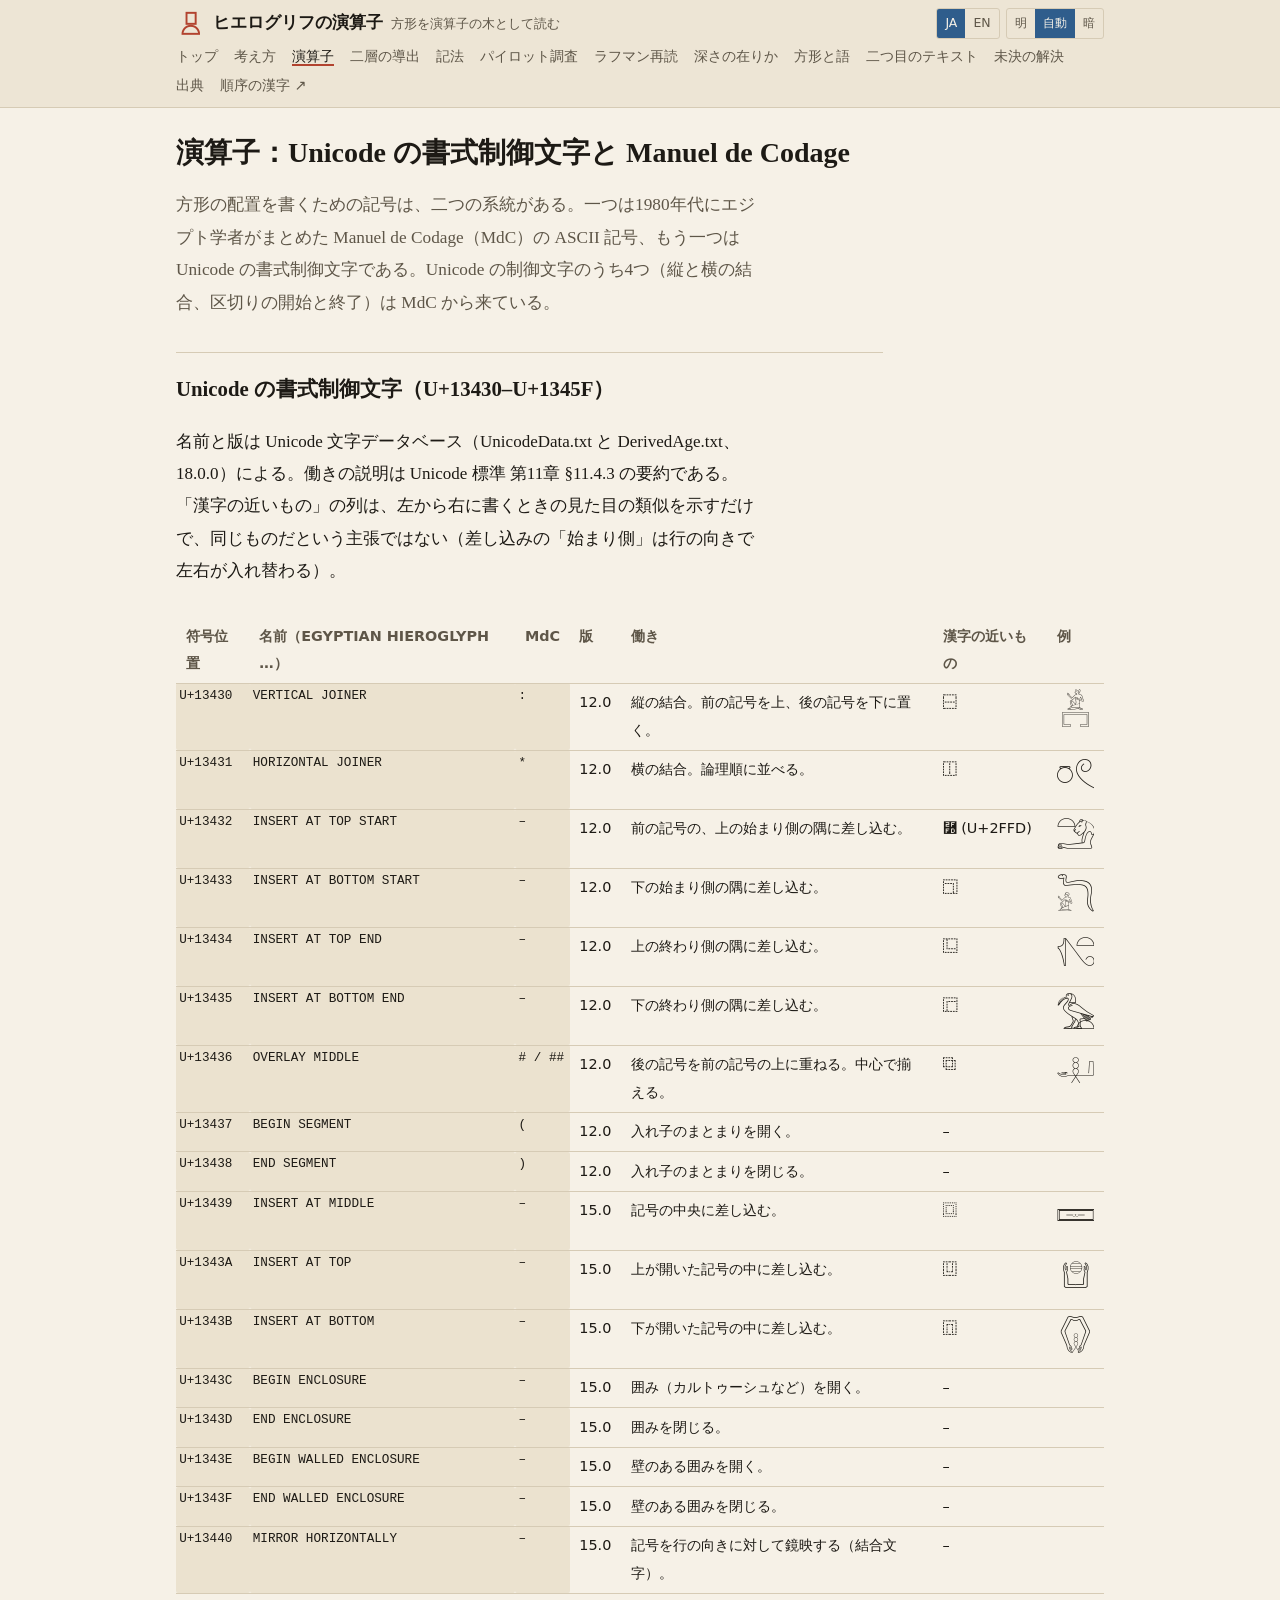
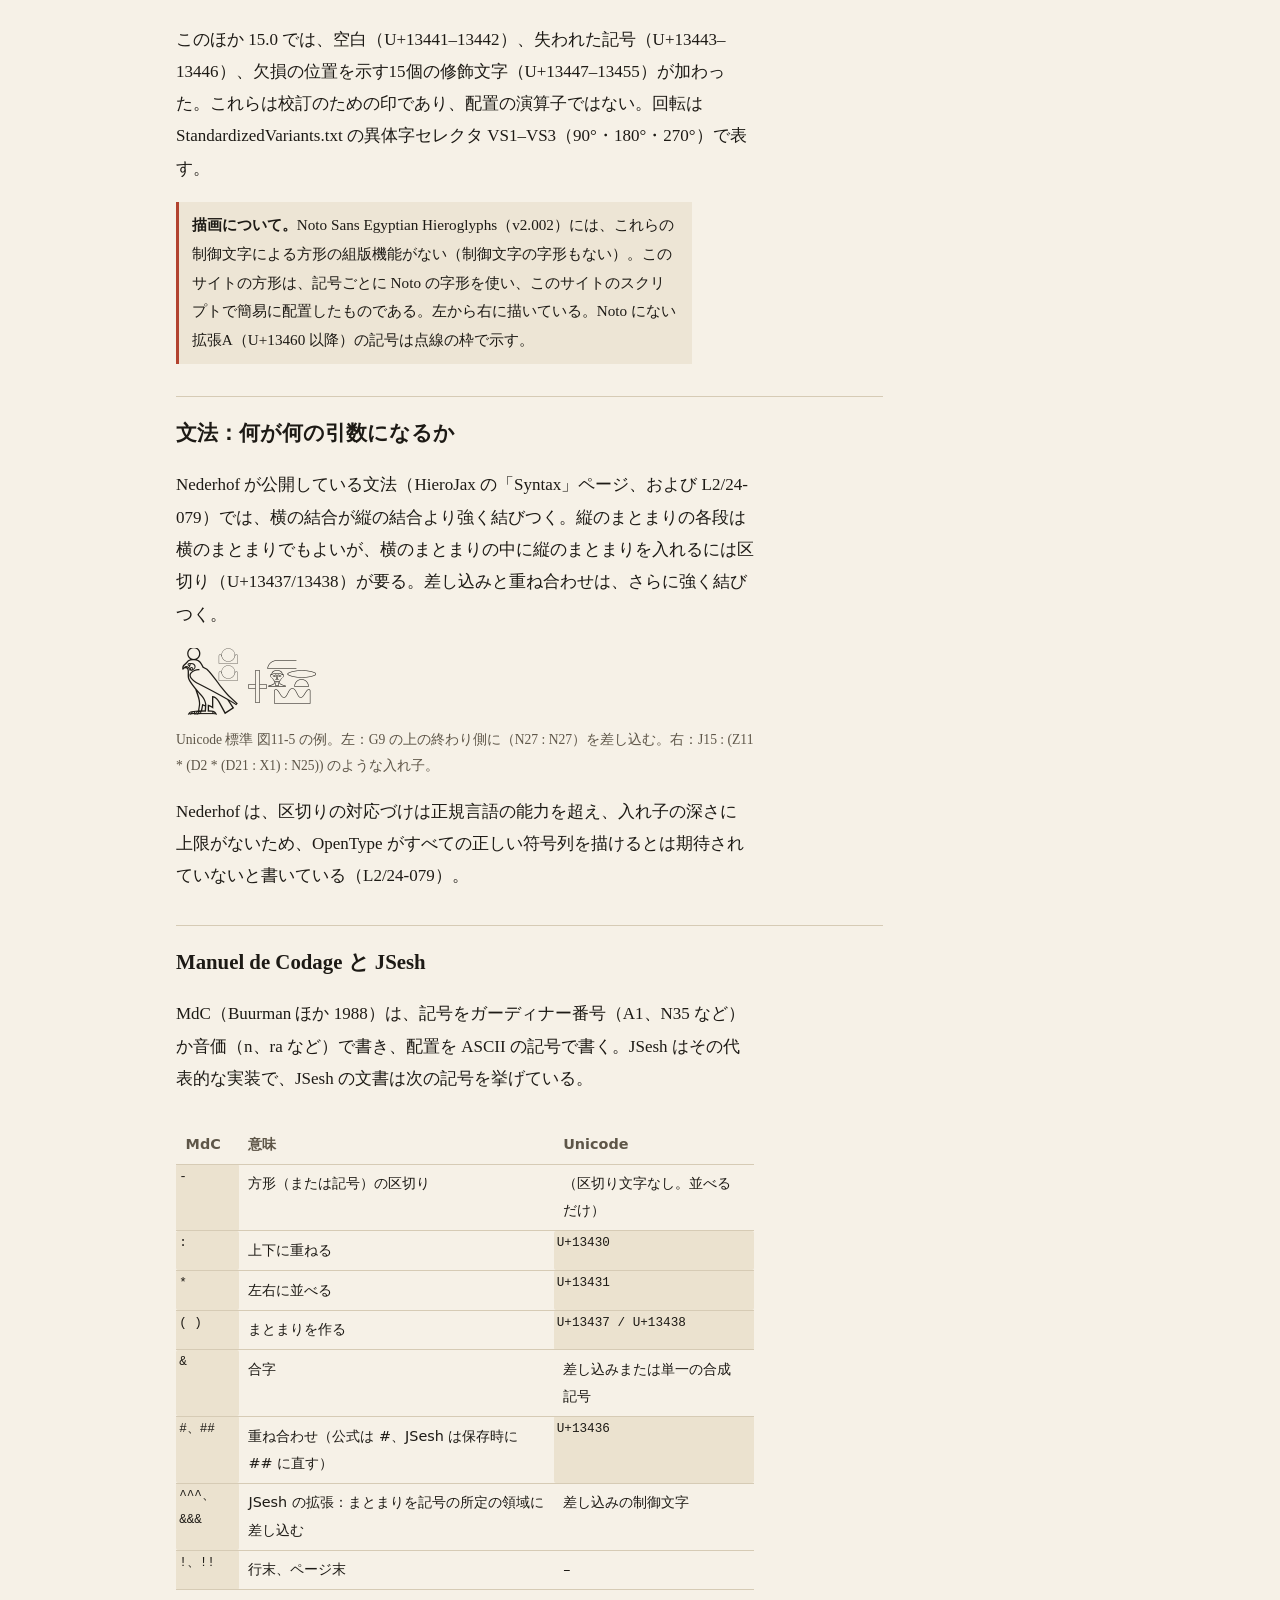
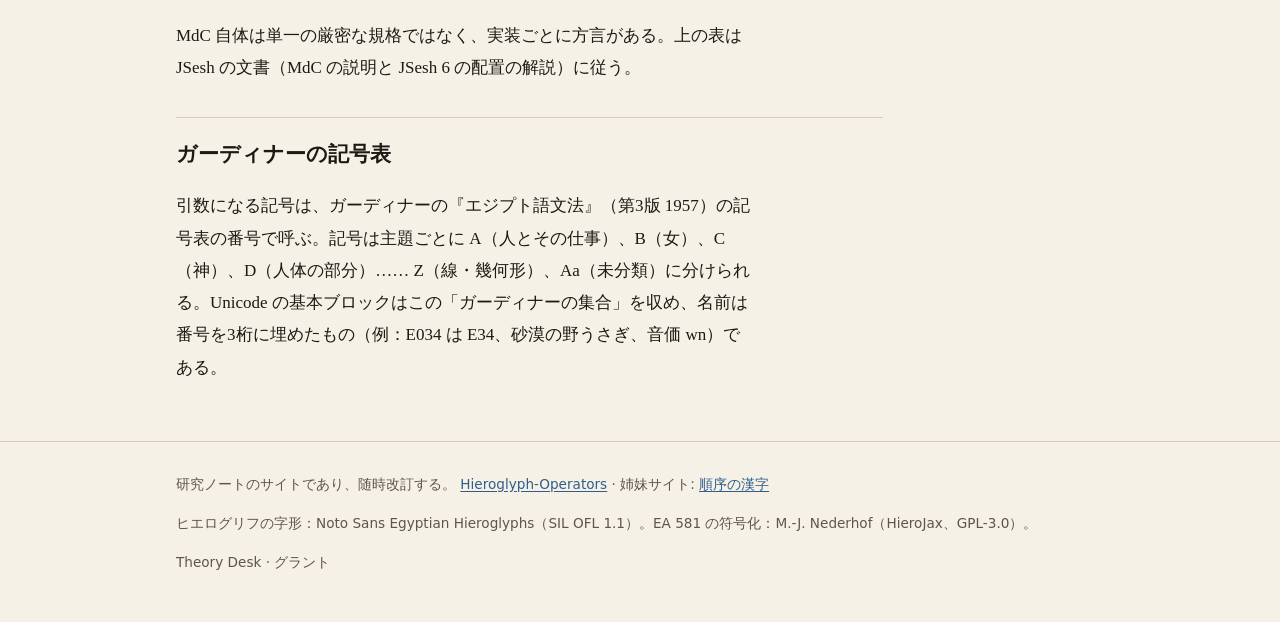
<file: site/operators.html>
<!DOCTYPE html>
<html lang="ja" data-lang="ja">
<head>
<meta charset="utf-8">
<meta name="viewport" content="width=device-width, initial-scale=1">
<title>演算子 — ヒエログリフの演算子</title>
<meta name="title-ja" content="演算子 — ヒエログリフの演算子">
<meta name="title-en" content="Operators — Hieroglyph Operators">
<meta name="description" content="Egyptian hieroglyphic quadrats read as operator trees over Gardiner signs. A sister site to Kanji in Order.">
<meta name="color-scheme" content="light dark">
<link rel="icon" href="favicon.svg" type="image/svg+xml">
<link rel="preload" href="fonts/NotoSansEgyptianHieroglyphs-Regular.woff2" as="font" type="font/woff2" crossorigin>
<link rel="stylesheet" href="css/main.css">
<script>
(function () {
  try {
    var r = document.documentElement, t = localStorage.getItem('ho-theme');
    var th = (t === 'light' || t === 'dark') ? t : (matchMedia('(prefers-color-scheme: dark)').matches ? 'dark' : 'light');
    r.setAttribute('data-theme', th); r.style.colorScheme = th;
    var q = (location.search.match(/[?&]lang=(ja|en)/) || [])[1];
    var l = q || localStorage.getItem('ho-lang'); if (l !== 'en' && l !== 'ja') l = 'ja';
    r.lang = l; r.setAttribute('data-lang', l);
  } catch (e) {}
})();
</script>
</head>
<body>
<a class="skip" href="#main"><span class="ja" lang="ja">本文へ</span><span class="en" lang="en">Skip to content</span></a>
<header class="site-header">
  <div class="wrap">
    <a class="brand" href="./"><span class="brand-glyph" aria-hidden="true" data-q="𓊪𓐰𓏏" data-size="1.7em"></span><span class="ja" lang="ja">ヒエログリフの演算子</span><span class="en" lang="en">Hieroglyph Operators</span><small><span class="ja" lang="ja">方形を演算子の木として読む</span><span class="en" lang="en">quadrats as operator trees</span></small></a>
    <div class="controls">
      <form class="seg lang-toggle" aria-label="Language"><label><input type="radio" name="lang" value="ja"><span>JA</span></label><label><input type="radio" name="lang" value="en"><span>EN</span></label></form>
      <form class="seg theme-toggle" aria-label="Theme"><label><input type="radio" name="theme" value="light"><span><span class="ja" lang="ja">明</span><span class="en" lang="en">Light</span></span></label><label><input type="radio" name="theme" value="auto"><span><span class="ja" lang="ja">自動</span><span class="en" lang="en">Auto</span></span></label><label><input type="radio" name="theme" value="dark"><span><span class="ja" lang="ja">暗</span><span class="en" lang="en">Dark</span></span></label></form>
    </div>
    <nav class="primary" aria-label="Primary"><ul><li><a href="./"><span class="ja" lang="ja">トップ</span><span class="en" lang="en">Top</span></a></li><li><a href="concept"><span class="ja" lang="ja">考え方</span><span class="en" lang="en">Concept</span></a></li><li><a href="operators" aria-current="page"><span class="ja" lang="ja">演算子</span><span class="en" lang="en">Operators</span></a></li><li><a href="derivations"><span class="ja" lang="ja">二層の導出</span><span class="en" lang="en">Derivations</span></a></li><li><a href="notation"><span class="ja" lang="ja">記法</span><span class="en" lang="en">Notation</span></a></li><li><a href="pilot"><span class="ja" lang="ja">パイロット調査</span><span class="en" lang="en">Pilot</span></a></li><li><a href="rahman"><span class="ja" lang="ja">ラフマン再読</span><span class="en" lang="en">Rahman</span></a></li><li><a href="depth"><span class="ja" lang="ja">深さの在りか</span><span class="en" lang="en">Depth</span></a></li><li><a href="boundaries"><span class="ja" lang="ja">方形と語</span><span class="en" lang="en">Boundaries</span></a></li><li><a href="second-text"><span class="ja" lang="ja">二つ目のテキスト</span><span class="en" lang="en">Second texts</span></a></li><li><a href="resolutions"><span class="ja" lang="ja">未決の解決</span><span class="en" lang="en">Resolutions</span></a></li><li><a href="sources"><span class="ja" lang="ja">出典</span><span class="en" lang="en">Sources</span></a></li><li><a href="https://kanji-morphology.pages.dev/"><span class="ja" lang="ja">順序の漢字 ↗</span><span class="en" lang="en">Kanji in Order ↗</span></a></li></ul></nav>
  </div>
</header>
<main id="main"><div class="wrap">

<h1><span class="ja" lang="ja">演算子：Unicode の書式制御文字と Manuel de Codage</span><span class="en" lang="en">Operators: Unicode format controls and the Manuel de Codage</span></h1>
<p class="lede"><span class="ja" lang="ja">方形の配置を書くための記号は、二つの系統がある。一つは1980年代にエジプト学者がまとめた Manuel de Codage（MdC）の ASCII 記号、もう一つは Unicode の書式制御文字である。Unicode の制御文字のうち4つ（縦と横の結合、区切りの開始と終了）は MdC から来ている。</span><span class="en" lang="en">There are two families of signs for writing quadrat layout. One is the ASCII notation of the Manuel de Codage (MdC), drawn up by Egyptologists in the 1980s. The other is the Unicode format controls. Four of the Unicode controls (the vertical and horizontal joiners, begin and end segment) derive from MdC.</span></p>

<h2><span class="ja" lang="ja">Unicode の書式制御文字（U+13430–U+1345F）</span><span class="en" lang="en">Unicode format controls (U+13430–U+1345F)</span></h2>
<p><span class="ja" lang="ja">名前と版は Unicode 文字データベース（UnicodeData.txt と DerivedAge.txt、18.0.0）による。働きの説明は Unicode 標準 第11章 §11.4.3 の要約である。「漢字の近いもの」の列は、左から右に書くときの見た目の類似を示すだけで、同じものだという主張ではない（差し込みの「始まり側」は行の向きで左右が入れ替わる）。</span><span class="en" lang="en">Names and versions are from the Unicode Character Database (UnicodeData.txt and DerivedAge.txt, 18.0.0). The descriptions summarise the Unicode Standard, chapter 11, §11.4.3. The “kanji analogue” column shows a visual likeness for left-to-right text only; it does not claim the two are the same (the “start” side of an insertion flips with line direction).</span></p>
<div class="table-scroll wide"><table>
<tr><th><span class="ja" lang="ja">符号位置</span><span class="en" lang="en">Code point</span></th><th><span class="ja" lang="ja">名前（EGYPTIAN HIEROGLYPH …）</span><span class="en" lang="en">Name (EGYPTIAN HIEROGLYPH …)</span></th><th>MdC</th><th><span class="ja" lang="ja">版</span><span class="en" lang="en">Version</span></th><th><span class="ja" lang="ja">働き</span><span class="en" lang="en">Function</span></th><th><span class="ja" lang="ja">漢字の近いもの</span><span class="en" lang="en">Kanji analogue</span></th><th><span class="ja" lang="ja">例</span><span class="en" lang="en">Example</span></th></tr>
<tr><td class="mono">U+13430</td><td class="mono">VERTICAL JOINER</td><td class="mono">:</td><td>12.0</td><td><span class="ja" lang="ja">縦の結合。前の記号を上、後の記号を下に置く。</span><span class="en" lang="en">Vertical join: the first sign above, the next below.</span></td><td>⿱</td><td><span data-q="𓀀𓐰𓉐" data-size="2.6em"></span></td></tr><tr><td class="mono">U+13431</td><td class="mono">HORIZONTAL JOINER</td><td class="mono">*</td><td>12.0</td><td><span class="ja" lang="ja">横の結合。論理順に並べる。</span><span class="en" lang="en">Horizontal join, in logical order.</span></td><td>⿰</td><td><span data-q="𓏌𓐱𓏲" data-size="2.6em"></span></td></tr><tr><td class="mono">U+13432</td><td class="mono">INSERT AT TOP START</td><td class="mono">–</td><td>12.0</td><td><span class="ja" lang="ja">前の記号の、上の始まり側の隅に差し込む。</span><span class="en" lang="en">Insert into the top-start corner of the preceding sign.</span></td><td>⿽ (U+2FFD)</td><td><span data-q="𓄂𓐲𓏏" data-size="2.6em"></span></td></tr><tr><td class="mono">U+13433</td><td class="mono">INSERT AT BOTTOM START</td><td class="mono">–</td><td>12.0</td><td><span class="ja" lang="ja">下の始まり側の隅に差し込む。</span><span class="en" lang="en">Insert into the bottom-start corner.</span></td><td>⿹</td><td><span data-q="𓆓𓐳𓀀" data-size="2.6em"></span></td></tr><tr><td class="mono">U+13434</td><td class="mono">INSERT AT TOP END</td><td class="mono">–</td><td>12.0</td><td><span class="ja" lang="ja">上の終わり側の隅に差し込む。</span><span class="en" lang="en">Insert into the top-end corner.</span></td><td>⿺</td><td><span data-q="𓂇𓐴𓏏" data-size="2.6em"></span></td></tr><tr><td class="mono">U+13435</td><td class="mono">INSERT AT BOTTOM END</td><td class="mono">–</td><td>12.0</td><td><span class="ja" lang="ja">下の終わり側の隅に差し込む。</span><span class="en" lang="en">Insert into the bottom-end corner.</span></td><td>⿸</td><td><span data-q="𓅜𓐵𓏏" data-size="2.6em"></span></td></tr><tr><td class="mono">U+13436</td><td class="mono">OVERLAY MIDDLE</td><td class="mono"># / ##</td><td>12.0</td><td><span class="ja" lang="ja">後の記号を前の記号の上に重ねる。中心で揃える。</span><span class="en" lang="en">Lay the next sign over the preceding one, centred.</span></td><td>⿻</td><td><span data-q="𓂝𓐶𓎛" data-size="2.6em"></span></td></tr><tr><td class="mono">U+13437</td><td class="mono">BEGIN SEGMENT</td><td class="mono">(</td><td>12.0</td><td><span class="ja" lang="ja">入れ子のまとまりを開く。</span><span class="en" lang="en">Open a nested group.</span></td><td>–</td><td></td></tr><tr><td class="mono">U+13438</td><td class="mono">END SEGMENT</td><td class="mono">)</td><td>12.0</td><td><span class="ja" lang="ja">入れ子のまとまりを閉じる。</span><span class="en" lang="en">Close a nested group.</span></td><td>–</td><td></td></tr><tr><td class="mono">U+13439</td><td class="mono">INSERT AT MIDDLE</td><td class="mono">–</td><td>15.0</td><td><span class="ja" lang="ja">記号の中央に差し込む。</span><span class="en" lang="en">Insert in the middle of a sign.</span></td><td>⿴</td><td><span data-q="𓈙𓐹𓊃" data-size="2.6em"></span></td></tr><tr><td class="mono">U+1343A</td><td class="mono">INSERT AT TOP</td><td class="mono">–</td><td>15.0</td><td><span class="ja" lang="ja">上が開いた記号の中に差し込む。</span><span class="en" lang="en">Insert into a sign open at the top.</span></td><td>⿶</td><td><span data-q="𓂓𓐺𓐍" data-size="2.6em"></span></td></tr><tr><td class="mono">U+1343B</td><td class="mono">INSERT AT BOTTOM</td><td class="mono">–</td><td>15.0</td><td><span class="ja" lang="ja">下が開いた記号の中に差し込む。</span><span class="en" lang="en">Insert into a sign open at the bottom.</span></td><td>⿵</td><td><span data-q="𓂘𓐻𓎛" data-size="2.6em"></span></td></tr><tr><td class="mono">U+1343C</td><td class="mono">BEGIN ENCLOSURE</td><td class="mono">–</td><td>15.0</td><td><span class="ja" lang="ja">囲み（カルトゥーシュなど）を開く。</span><span class="en" lang="en">Open an enclosure such as a cartouche.</span></td><td>–</td><td></td></tr><tr><td class="mono">U+1343D</td><td class="mono">END ENCLOSURE</td><td class="mono">–</td><td>15.0</td><td><span class="ja" lang="ja">囲みを閉じる。</span><span class="en" lang="en">Close an enclosure.</span></td><td>–</td><td></td></tr><tr><td class="mono">U+1343E</td><td class="mono">BEGIN WALLED ENCLOSURE</td><td class="mono">–</td><td>15.0</td><td><span class="ja" lang="ja">壁のある囲みを開く。</span><span class="en" lang="en">Open a walled enclosure.</span></td><td>–</td><td></td></tr><tr><td class="mono">U+1343F</td><td class="mono">END WALLED ENCLOSURE</td><td class="mono">–</td><td>15.0</td><td><span class="ja" lang="ja">壁のある囲みを閉じる。</span><span class="en" lang="en">Close a walled enclosure.</span></td><td>–</td><td></td></tr><tr><td class="mono">U+13440</td><td class="mono">MIRROR HORIZONTALLY</td><td class="mono">–</td><td>15.0</td><td><span class="ja" lang="ja">記号を行の向きに対して鏡映する（結合文字）。</span><span class="en" lang="en">Mirror a sign relative to line direction (combining mark).</span></td><td>–</td><td></td></tr>
</table></div>
<p><span class="ja" lang="ja">このほか 15.0 では、空白（U+13441–13442）、失われた記号（U+13443–13446）、欠損の位置を示す15個の修飾文字（U+13447–13455）が加わった。これらは校訂のための印であり、配置の演算子ではない。回転は StandardizedVariants.txt の異体字セレクタ VS1–VS3（90°・180°・270°）で表す。</span><span class="en" lang="en">Unicode 15.0 also added blanks (U+13441–13442), lost signs (U+13443–13446) and 15 modifiers marking where a sign is damaged (U+13447–13455). These are editorial marks, not arrangement operators. Rotation is written with variation selectors VS1–VS3 (90°, 180°, 270°) defined in StandardizedVariants.txt.</span></p>
<div class="flag"><span class="ja" lang="ja"><strong>描画について。</strong>Noto Sans Egyptian Hieroglyphs（v2.002）には、これらの制御文字による方形の組版機能がない（制御文字の字形もない）。このサイトの方形は、記号ごとに Noto の字形を使い、このサイトのスクリプトで簡易に配置したものである。左から右に描いている。Noto にない拡張A（U+13460 以降）の記号は点線の枠で示す。</span><span class="en" lang="en"><strong>About rendering.</strong> Noto Sans Egyptian Hieroglyphs (v2.002) does not shape quadrats from these controls and has no glyphs for them. The quadrats on this site use Noto glyphs for each sign and are laid out by this site's own script, approximately and left to right. Extended-A signs (U+13460 and up), which Noto lacks, are shown as dotted boxes.</span></div>

<h2><span class="ja" lang="ja">文法：何が何の引数になるか</span><span class="en" lang="en">Grammar: what can be an argument of what</span></h2>
<p><span class="ja" lang="ja">Nederhof が公開している文法（HieroJax の「Syntax」ページ、および L2/24-079）では、横の結合が縦の結合より強く結びつく。縦のまとまりの各段は横のまとまりでもよいが、横のまとまりの中に縦のまとまりを入れるには区切り（U+13437/13438）が要る。差し込みと重ね合わせは、さらに強く結びつく。</span><span class="en" lang="en">In the grammar Nederhof publishes (the HieroJax “Syntax” page, and L2/24-079), the horizontal joiner binds tighter than the vertical joiner. Each tier of a vertical group may be a horizontal group, but a vertical group inside a horizontal group needs segment brackets (U+13437/13438). Insertion and overlay bind tighter still.</span></p>
<figure><span data-q="𓅊𓐴𓐷𓈌𓐰𓈌𓐸" data-size="4em"></span> <span data-q="𓐝𓐰𓏶𓐱𓐷𓁷𓐱𓐷𓂋𓐰𓏏𓐸𓐰𓈉𓐸" data-size="4em"></span>
<figcaption><span class="ja" lang="ja">Unicode 標準 図11-5 の例。左：G9 の上の終わり側に（N27 : N27）を差し込む。右：J15 : (Z11 * (D2 * (D21 : X1) : N25)) のような入れ子。</span><span class="en" lang="en">Examples from Unicode Standard Figure 11-5. Left: (N27 : N27) inserted at the top-end of G9. Right: a nesting of the form J15 : (Z11 * (D2 * (D21 : X1) : N25)).</span></figcaption></figure>
<p><span class="ja" lang="ja">Nederhof は、区切りの対応づけは正規言語の能力を超え、入れ子の深さに上限がないため、OpenType がすべての正しい符号列を描けるとは期待されていないと書いている（L2/24-079）。</span><span class="en" lang="en">Nederhof notes that matching segment brackets is beyond the power of regular languages, and that because nesting depth is unbounded, OpenType fonts are not expected to render every valid encoding (L2/24-079).</span></p>

<h2><span class="ja" lang="ja">Manuel de Codage と JSesh</span><span class="en" lang="en">The Manuel de Codage and JSesh</span></h2>
<p><span class="ja" lang="ja">MdC（Buurman ほか 1988）は、記号をガーディナー番号（A1、N35 など）か音価（n、ra など）で書き、配置を ASCII の記号で書く。JSesh はその代表的な実装で、JSesh の文書は次の記号を挙げている。</span><span class="en" lang="en">The MdC (Buurman et al. 1988) writes each sign by its Gardiner number (A1, N35, …) or by a phonetic value (n, ra, …), and writes layout with ASCII symbols. JSesh is its main implementation; JSesh's documentation gives these symbols.</span></p>
<div class="table-scroll"><table>
<tr><th>MdC</th><th><span class="ja" lang="ja">意味</span><span class="en" lang="en">Meaning</span></th><th>Unicode</th></tr>
<tr><td class="mono">-</td><td><span class="ja" lang="ja">方形（または記号）の区切り</span><span class="en" lang="en">Separates quadrats (or signs)</span></td><td><span class="ja" lang="ja">（区切り文字なし。並べるだけ）</span><span class="en" lang="en">(no character; groups simply follow)</span></td></tr>
<tr><td class="mono">:</td><td><span class="ja" lang="ja">上下に重ねる</span><span class="en" lang="en">Stack vertically</span></td><td class="mono">U+13430</td></tr>
<tr><td class="mono">*</td><td><span class="ja" lang="ja">左右に並べる</span><span class="en" lang="en">Place side by side</span></td><td class="mono">U+13431</td></tr>
<tr><td class="mono">( )</td><td><span class="ja" lang="ja">まとまりを作る</span><span class="en" lang="en">Grouping</span></td><td class="mono">U+13437 / U+13438</td></tr>
<tr><td class="mono">&amp;</td><td><span class="ja" lang="ja">合字</span><span class="en" lang="en">Ligature</span></td><td><span class="ja" lang="ja">差し込みまたは単一の合成記号</span><span class="en" lang="en">Insertion, or an atomic compound sign</span></td></tr>
<tr><td class="mono">#、##</td><td><span class="ja" lang="ja">重ね合わせ（公式は #、JSesh は保存時に ## に直す）</span><span class="en" lang="en">Overlay (officially #; JSesh rewrites it as ## on saving)</span></td><td class="mono">U+13436</td></tr>
<tr><td class="mono">^^^、&amp;&amp;&amp;</td><td><span class="ja" lang="ja">JSesh の拡張：まとまりを記号の所定の領域に差し込む</span><span class="en" lang="en">JSesh extensions: insert a group into a sign's predefined zone</span></td><td><span class="ja" lang="ja">差し込みの制御文字</span><span class="en" lang="en">Insertion controls</span></td></tr>
<tr><td class="mono">!、!!</td><td><span class="ja" lang="ja">行末、ページ末</span><span class="en" lang="en">End of line, end of page</span></td><td>–</td></tr>
</table></div>
<p><span class="ja" lang="ja">MdC 自体は単一の厳密な規格ではなく、実装ごとに方言がある。上の表は JSesh の文書（MdC の説明と JSesh 6 の配置の解説）に従う。</span><span class="en" lang="en">MdC is not one strict standard; implementations have dialects. The table follows JSesh's documentation (its MdC description and the note on JSesh 6 sign placement).</span></p>

<h2><span class="ja" lang="ja">ガーディナーの記号表</span><span class="en" lang="en">Gardiner's sign list</span></h2>
<p><span class="ja" lang="ja">引数になる記号は、ガーディナーの『エジプト語文法』（第3版 1957）の記号表の番号で呼ぶ。記号は主題ごとに A（人とその仕事）、B（女）、C（神）、D（人体の部分）…… Z（線・幾何形）、Aa（未分類）に分けられる。Unicode の基本ブロックはこの「ガーディナーの集合」を収め、名前は番号を3桁に埋めたもの（例：E034 は E34、砂漠の野うさぎ、音価 wn）である。</span><span class="en" lang="en">Signs, the arguments, are named by their number in the sign list of Gardiner's Egyptian Grammar (3rd ed. 1957). Signs are grouped by subject: A (man and his occupations), B (woman), C (deities), D (parts of the human body) … Z (strokes and geometric figures), Aa (unclassified). The basic Unicode block holds this “Gardiner set”, and its names pad the number to three digits (for example E034 is E34, the desert hare, read wn).</span></p>

</div></main>
<footer class="site-footer"><div class="wrap">
<p><span class="ja" lang="ja">研究ノートのサイトであり、随時改訂する。</span><span class="en" lang="en">A research-notes site, revised as the work goes on.</span> <a href="https://github.com/crimsonflower420/Hieroglyph-Operators">Hieroglyph-Operators</a> · <span class="ja" lang="ja">姉妹サイト</span><span class="en" lang="en">Sister site</span>: <a href="https://kanji-morphology.pages.dev/"><span class="ja" lang="ja">順序の漢字</span><span class="en" lang="en">Kanji in Order</span></a></p>
<p><span class="ja" lang="ja">ヒエログリフの字形：Noto Sans Egyptian Hieroglyphs（SIL OFL 1.1）。EA 581 の符号化：M.-J. Nederhof（HieroJax、GPL-3.0）。</span><span class="en" lang="en">Glyphs: Noto Sans Egyptian Hieroglyphs (SIL OFL 1.1). EA 581 encoding: M.-J. Nederhof (HieroJax, GPL-3.0).</span></p>
<p>Theory Desk · <span class="ja" lang="ja">グラント</span><span class="en" lang="en">Grant Golland</span></p>
</div></footer>
<script src="js/site.js" defer></script>
<script src="js/quadrat.js" defer></script>
</body>
</html>
</file>
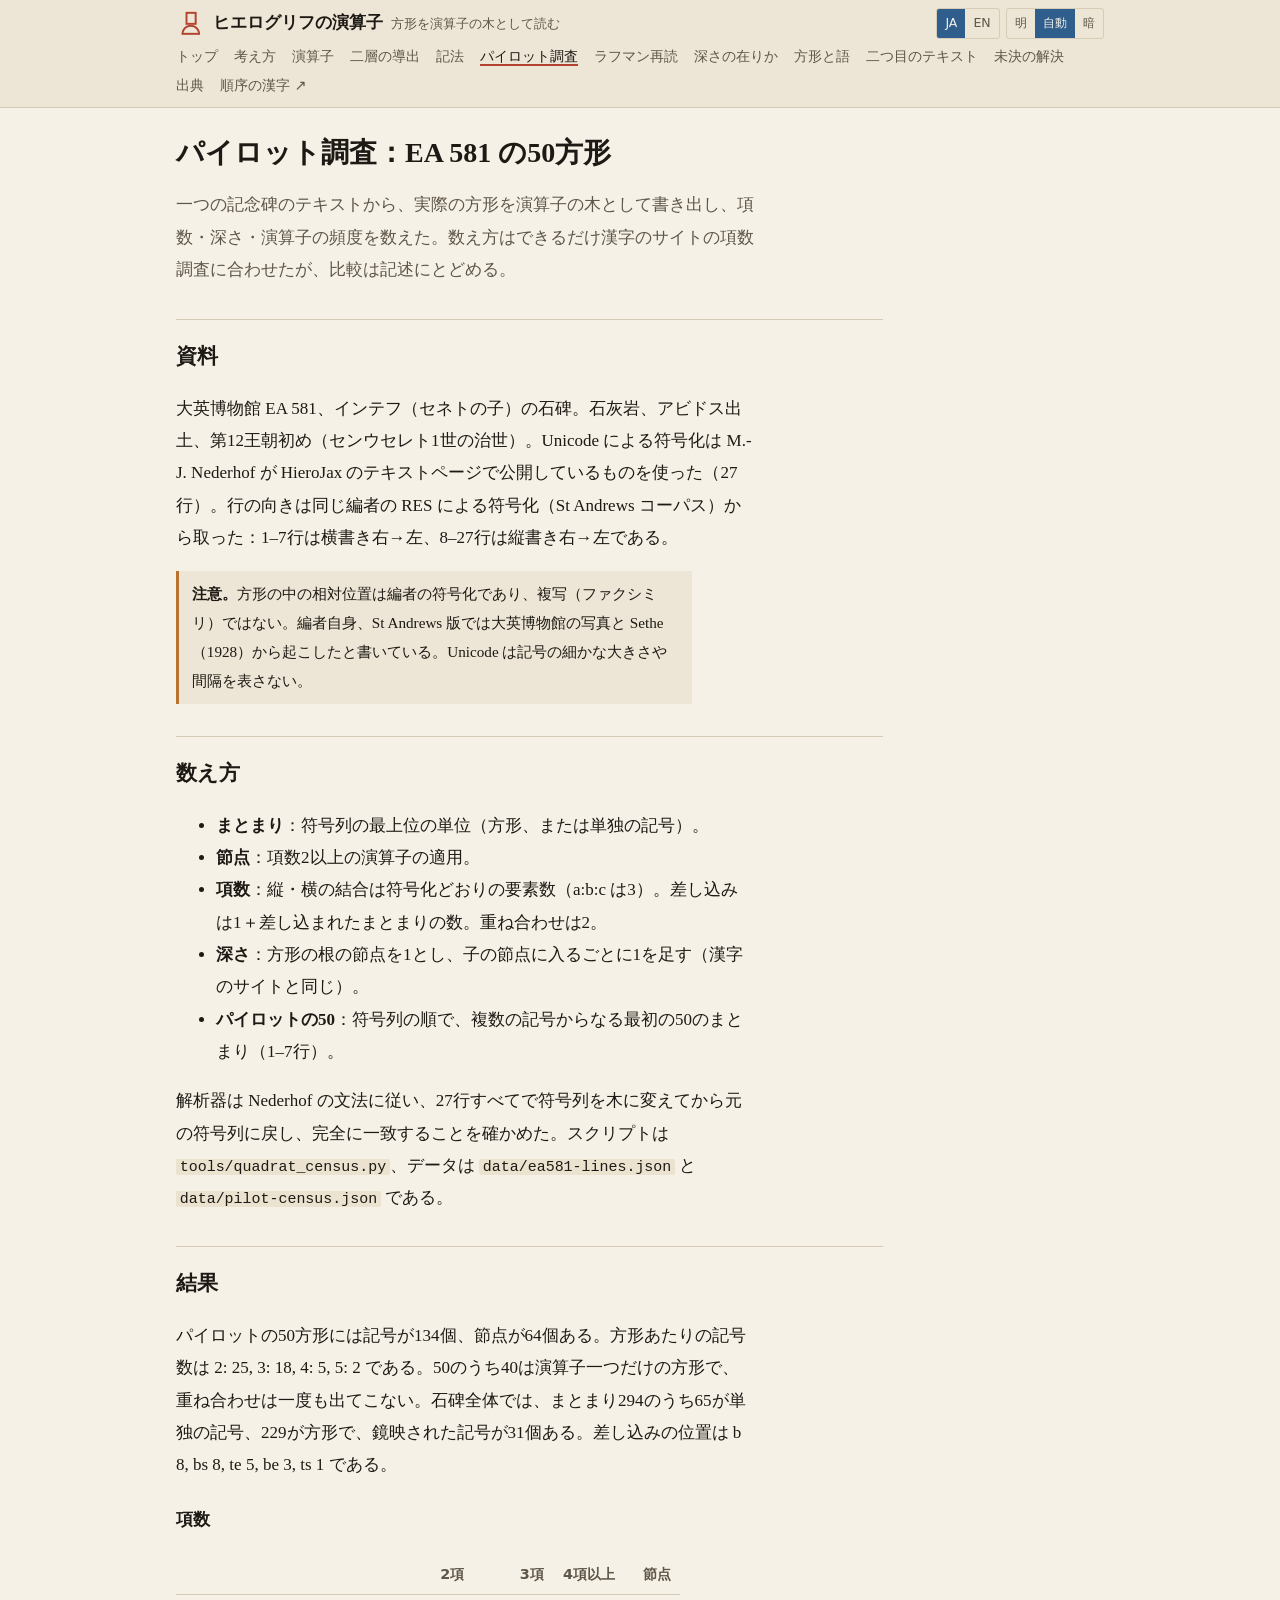
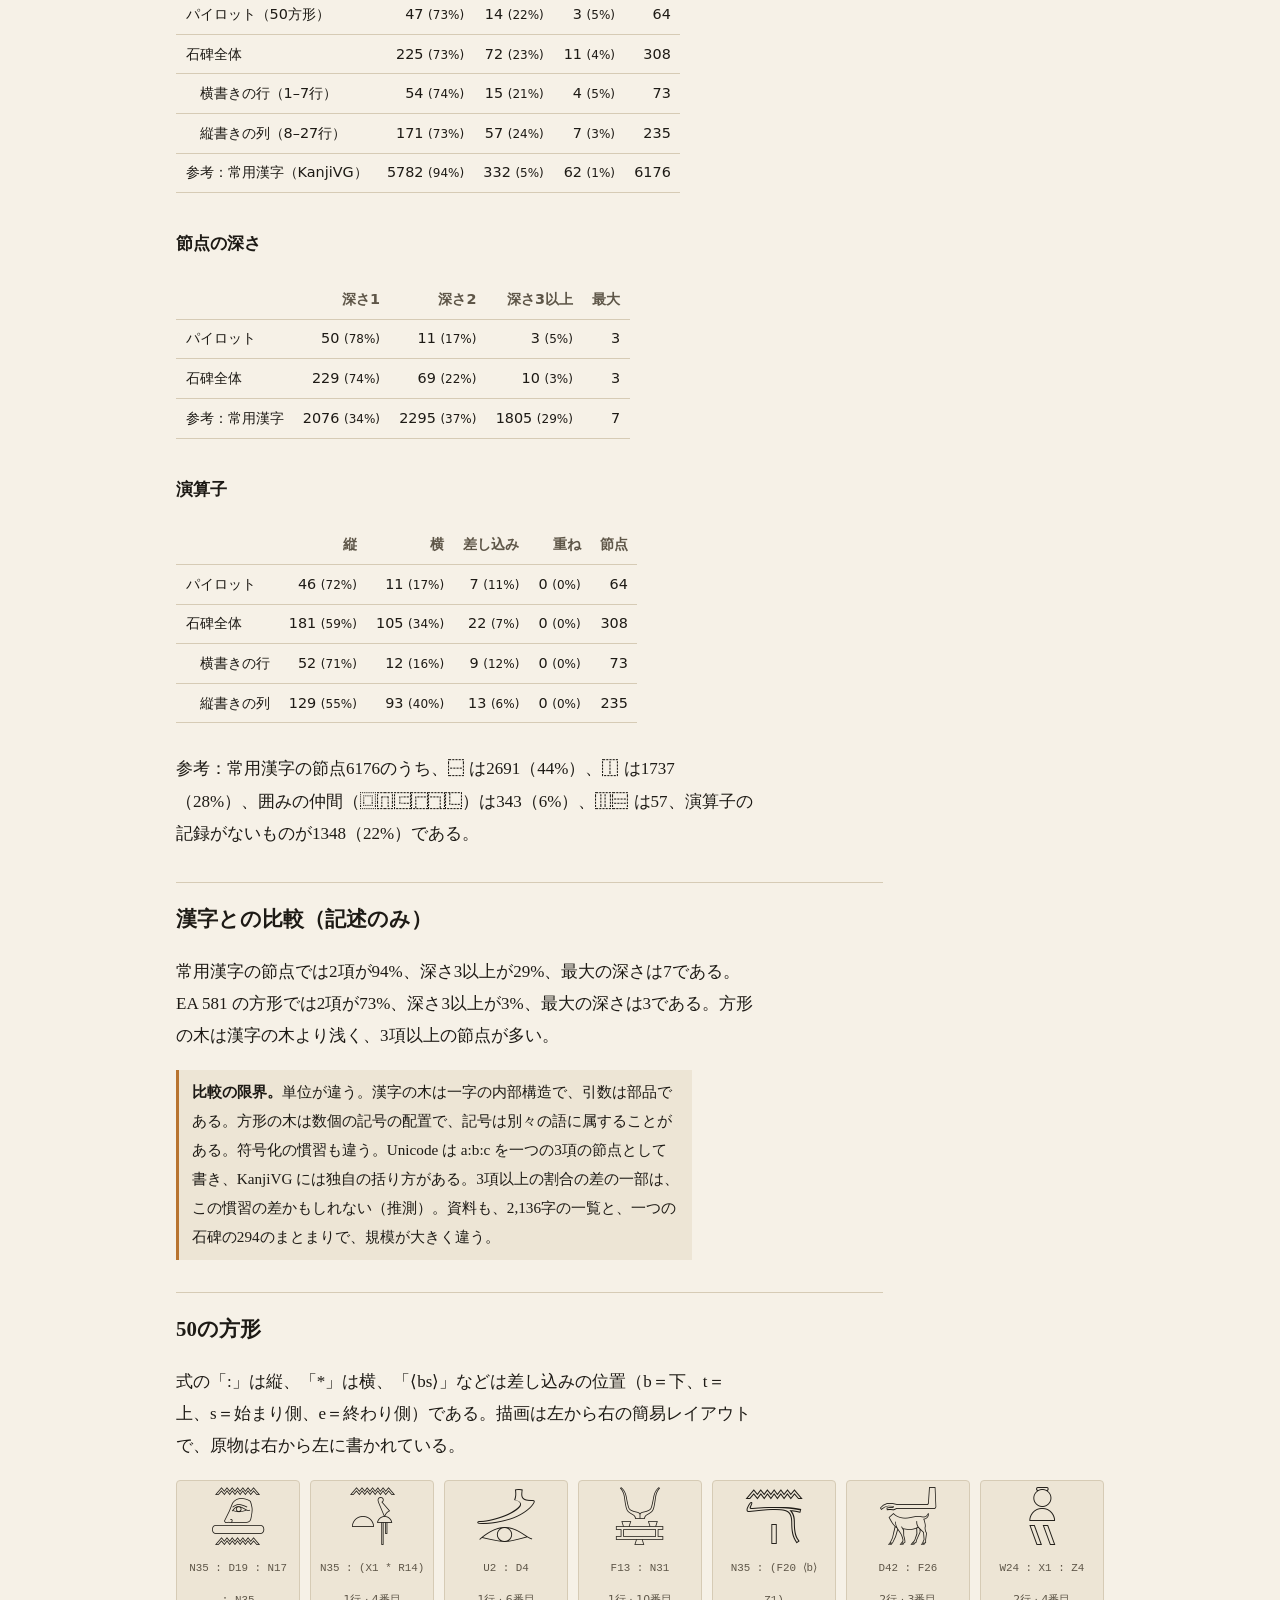
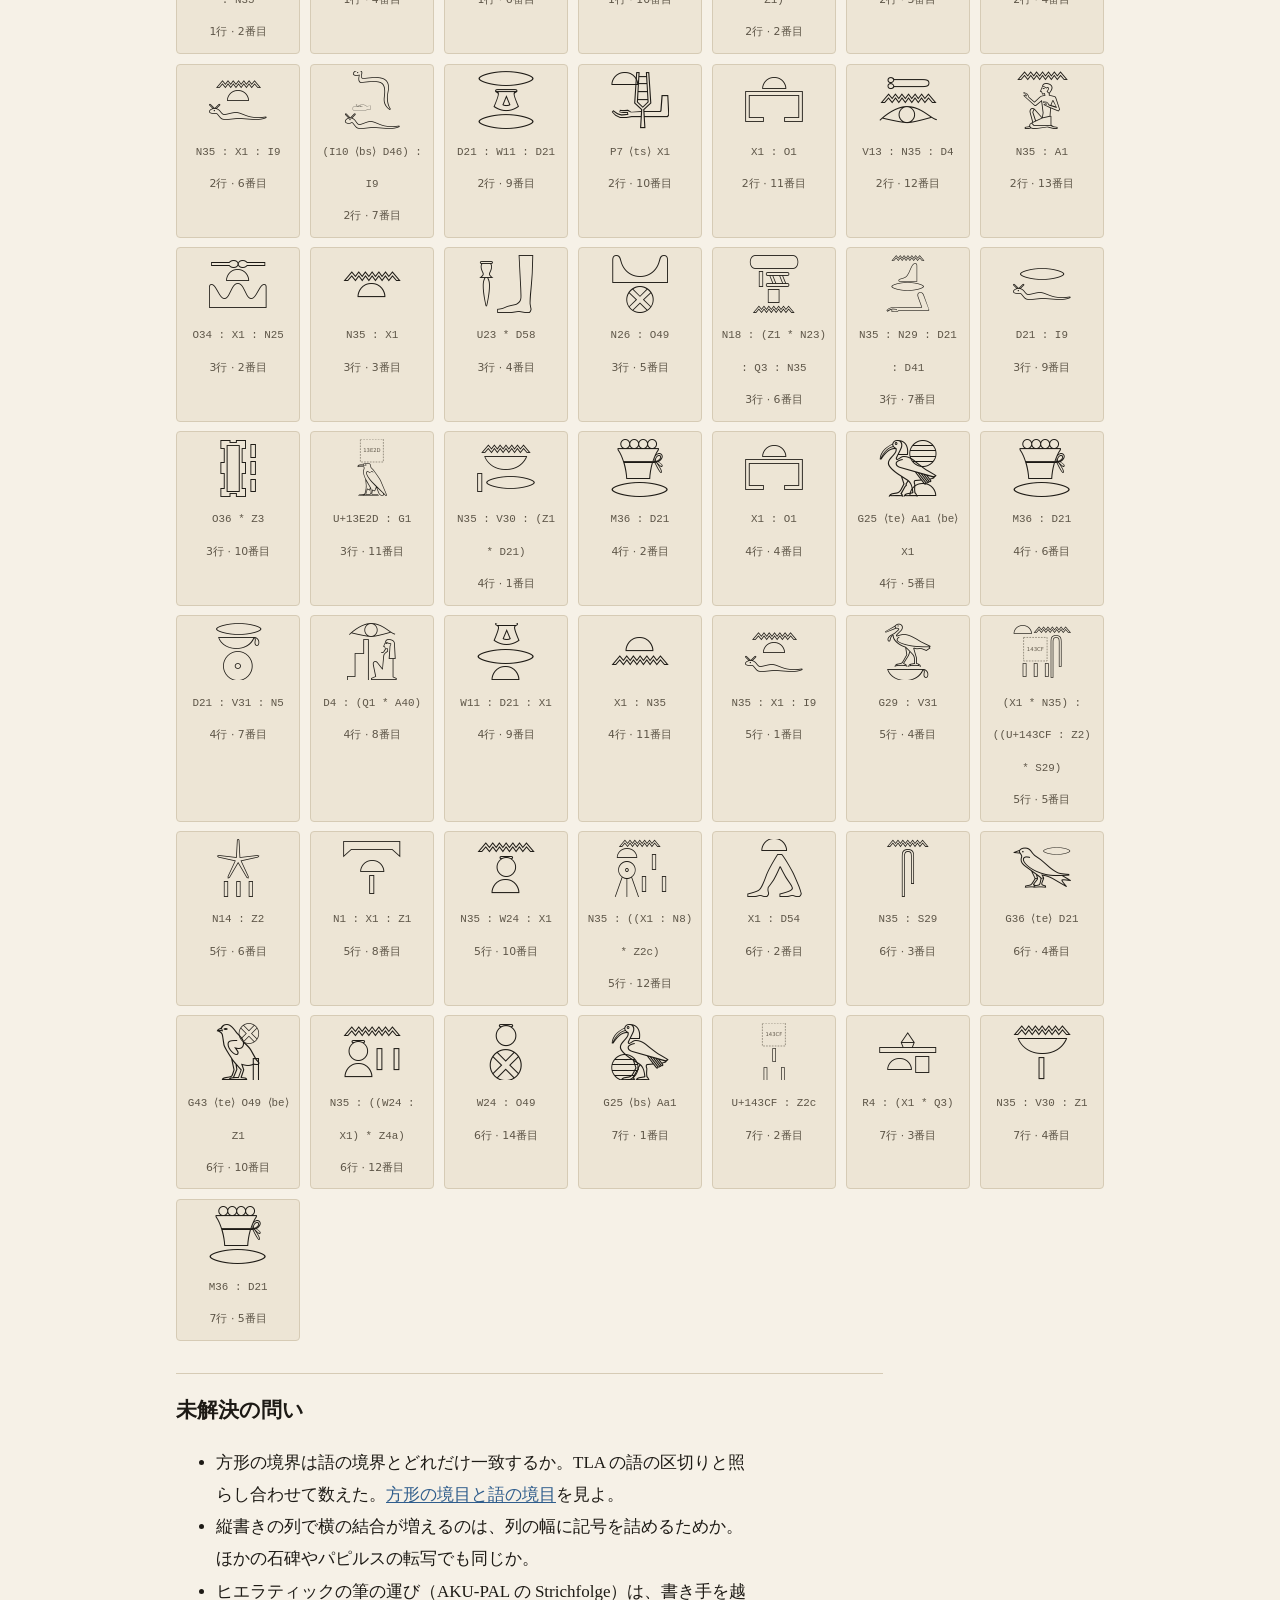
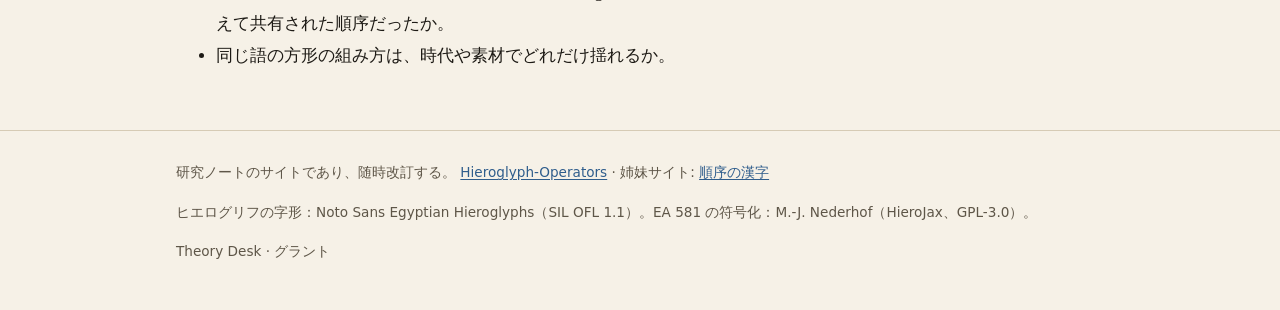
<file: site/pilot.html>
<!DOCTYPE html>
<html lang="ja" data-lang="ja">
<head>
<meta charset="utf-8">
<meta name="viewport" content="width=device-width, initial-scale=1">
<title>パイロット調査 — ヒエログリフの演算子</title>
<meta name="title-ja" content="パイロット調査 — ヒエログリフの演算子">
<meta name="title-en" content="Pilot — Hieroglyph Operators">
<meta name="description" content="Egyptian hieroglyphic quadrats read as operator trees over Gardiner signs. A sister site to Kanji in Order.">
<meta name="color-scheme" content="light dark">
<link rel="icon" href="favicon.svg" type="image/svg+xml">
<link rel="preload" href="fonts/NotoSansEgyptianHieroglyphs-Regular.woff2" as="font" type="font/woff2" crossorigin>
<link rel="stylesheet" href="css/main.css">
<script>
(function () {
  try {
    var r = document.documentElement, t = localStorage.getItem('ho-theme');
    var th = (t === 'light' || t === 'dark') ? t : (matchMedia('(prefers-color-scheme: dark)').matches ? 'dark' : 'light');
    r.setAttribute('data-theme', th); r.style.colorScheme = th;
    var q = (location.search.match(/[?&]lang=(ja|en)/) || [])[1];
    var l = q || localStorage.getItem('ho-lang'); if (l !== 'en' && l !== 'ja') l = 'ja';
    r.lang = l; r.setAttribute('data-lang', l);
  } catch (e) {}
})();
</script>
</head>
<body>
<a class="skip" href="#main"><span class="ja" lang="ja">本文へ</span><span class="en" lang="en">Skip to content</span></a>
<header class="site-header">
  <div class="wrap">
    <a class="brand" href="./"><span class="brand-glyph" aria-hidden="true" data-q="𓊪𓐰𓏏" data-size="1.7em"></span><span class="ja" lang="ja">ヒエログリフの演算子</span><span class="en" lang="en">Hieroglyph Operators</span><small><span class="ja" lang="ja">方形を演算子の木として読む</span><span class="en" lang="en">quadrats as operator trees</span></small></a>
    <div class="controls">
      <form class="seg lang-toggle" aria-label="Language"><label><input type="radio" name="lang" value="ja"><span>JA</span></label><label><input type="radio" name="lang" value="en"><span>EN</span></label></form>
      <form class="seg theme-toggle" aria-label="Theme"><label><input type="radio" name="theme" value="light"><span><span class="ja" lang="ja">明</span><span class="en" lang="en">Light</span></span></label><label><input type="radio" name="theme" value="auto"><span><span class="ja" lang="ja">自動</span><span class="en" lang="en">Auto</span></span></label><label><input type="radio" name="theme" value="dark"><span><span class="ja" lang="ja">暗</span><span class="en" lang="en">Dark</span></span></label></form>
    </div>
    <nav class="primary" aria-label="Primary"><ul><li><a href="./"><span class="ja" lang="ja">トップ</span><span class="en" lang="en">Top</span></a></li><li><a href="concept"><span class="ja" lang="ja">考え方</span><span class="en" lang="en">Concept</span></a></li><li><a href="operators"><span class="ja" lang="ja">演算子</span><span class="en" lang="en">Operators</span></a></li><li><a href="derivations"><span class="ja" lang="ja">二層の導出</span><span class="en" lang="en">Derivations</span></a></li><li><a href="notation"><span class="ja" lang="ja">記法</span><span class="en" lang="en">Notation</span></a></li><li><a href="pilot" aria-current="page"><span class="ja" lang="ja">パイロット調査</span><span class="en" lang="en">Pilot</span></a></li><li><a href="rahman"><span class="ja" lang="ja">ラフマン再読</span><span class="en" lang="en">Rahman</span></a></li><li><a href="depth"><span class="ja" lang="ja">深さの在りか</span><span class="en" lang="en">Depth</span></a></li><li><a href="boundaries"><span class="ja" lang="ja">方形と語</span><span class="en" lang="en">Boundaries</span></a></li><li><a href="second-text"><span class="ja" lang="ja">二つ目のテキスト</span><span class="en" lang="en">Second texts</span></a></li><li><a href="resolutions"><span class="ja" lang="ja">未決の解決</span><span class="en" lang="en">Resolutions</span></a></li><li><a href="sources"><span class="ja" lang="ja">出典</span><span class="en" lang="en">Sources</span></a></li><li><a href="https://kanji-morphology.pages.dev/"><span class="ja" lang="ja">順序の漢字 ↗</span><span class="en" lang="en">Kanji in Order ↗</span></a></li></ul></nav>
  </div>
</header>
<main id="main"><div class="wrap">

<h1><span class="ja" lang="ja">パイロット調査：EA 581 の50方形</span><span class="en" lang="en">Pilot: 50 quadrats from EA 581</span></h1>
<p class="lede"><span class="ja" lang="ja">一つの記念碑のテキストから、実際の方形を演算子の木として書き出し、項数・深さ・演算子の頻度を数えた。数え方はできるだけ漢字のサイトの項数調査に合わせたが、比較は記述にとどめる。</span><span class="en" lang="en">Real quadrats from one monumental text were written out as operator trees, and their arity, depth and operator frequencies were counted. The definitions follow the kanji site's arity census where they can, but the comparison stays descriptive.</span></p>

<h2><span class="ja" lang="ja">資料</span><span class="en" lang="en">Source</span></h2>
<p><span class="ja" lang="ja">大英博物館 EA 581、インテフ（セネトの子）の石碑。石灰岩、アビドス出土、第12王朝初め（センウセレト1世の治世）。Unicode による符号化は M.-J. Nederhof が HieroJax のテキストページで公開しているものを使った（27行）。行の向きは同じ編者の RES による符号化（St Andrews コーパス）から取った：1–7行は横書き右→左、8–27行は縦書き右→左である。</span><span class="en" lang="en">British Museum EA 581, the stela of Intef son of Senet. Limestone, from Abydos, early 12th Dynasty (reign of Senusret I). The Unicode encoding is the one M.-J. Nederhof publishes on a HieroJax text page (27 lines). Line direction comes from the same editor's RES encoding in the St Andrews corpus: lines 1–7 are horizontal right-to-left, lines 8–27 vertical right-to-left.</span></p>
<div class="flag spec"><span class="ja" lang="ja"><strong>注意。</strong>方形の中の相対位置は編者の符号化であり、複写（ファクシミリ）ではない。編者自身、St Andrews 版では大英博物館の写真と Sethe（1928）から起こしたと書いている。Unicode は記号の細かな大きさや間隔を表さない。</span><span class="en" lang="en"><strong>Caveat.</strong> The relative positions inside quadrats are the editor's encoding, not a facsimile. In the St Andrews version the editor says it was transcribed from a British Museum photograph, with Sethe (1928). Unicode does not record fine sizes or spacing of signs.</span></div>

<h2><span class="ja" lang="ja">数え方</span><span class="en" lang="en">Definitions</span></h2>
<ul>
<li><span class="ja" lang="ja"><b>まとまり</b>：符号列の最上位の単位（方形、または単独の記号）。</span><span class="en" lang="en"><b>Group</b>: a top-level unit of the encoding (a quadrat, or a lone sign).</span></li>
<li><span class="ja" lang="ja"><b>節点</b>：項数2以上の演算子の適用。</span><span class="en" lang="en"><b>Node</b>: an operator application with arity 2 or more.</span></li>
<li><span class="ja" lang="ja"><b>項数</b>：縦・横の結合は符号化どおりの要素数（a:b:c は3）。差し込みは1＋差し込まれたまとまりの数。重ね合わせは2。</span><span class="en" lang="en"><b>Arity</b>: for vertical and horizontal joins, the number of members as encoded (a:b:c is 3). For insertion, 1 plus the number of inserted groups. For overlay, 2.</span></li>
<li><span class="ja" lang="ja"><b>深さ</b>：方形の根の節点を1とし、子の節点に入るごとに1を足す（漢字のサイトと同じ）。</span><span class="en" lang="en"><b>Depth</b>: the quadrat's root node is depth 1, and each step into a child node adds one (as on the kanji site).</span></li>
<li><span class="ja" lang="ja"><b>パイロットの50</b>：符号列の順で、複数の記号からなる最初の50のまとまり（1–7行）。</span><span class="en" lang="en"><b>The pilot 50</b>: the first 50 multi-sign groups in encoded order (lines 1–7).</span></li>
</ul>
<p><span class="ja" lang="ja">解析器は Nederhof の文法に従い、27行すべてで符号列を木に変えてから元の符号列に戻し、完全に一致することを確かめた。スクリプトは <code>tools/quadrat_census.py</code>、データは <code>data/ea581-lines.json</code> と <code>data/pilot-census.json</code> である。</span><span class="en" lang="en">The parser follows Nederhof's grammar. For all 27 lines, each string was parsed to trees and written back, and the result matched the original exactly. The script is <code>tools/quadrat_census.py</code>; the data are <code>data/ea581-lines.json</code> and <code>data/pilot-census.json</code>.</span></p>

<h2><span class="ja" lang="ja">結果</span><span class="en" lang="en">Results</span></h2>
<p><span class="ja" lang="ja">パイロットの50方形には記号が134個、節点が64個ある。方形あたりの記号数は 2: 25, 3: 18, 4: 5, 5: 2 である。50のうち40は演算子一つだけの方形で、重ね合わせは一度も出てこない。石碑全体では、まとまり294のうち65が単独の記号、229が方形で、鏡映された記号が31個ある。差し込みの位置は b 8, bs 8, te 5, be 3, ts 1 である。</span><span class="en" lang="en">The pilot 50 quadrats hold 134 signs and 64 nodes. Signs per quadrat: 2: 25, 3: 18, 4: 5, 5: 2. 40 of the 50 use a single operator, and overlay never occurs. Over the whole stela, 65 of 294 groups are lone signs and 229 are quadrats, with 31 mirrored signs. Insertion positions: b 8, bs 8, te 5, be 3, ts 1.</span></p>
<h3><span class="ja" lang="ja">項数</span><span class="en" lang="en">Arity</span></h3>
<div class="table-scroll"><table>
<tr><th></th><th class="num"><span class="ja" lang="ja">2項</span><span class="en" lang="en">2-place</span></th><th class="num"><span class="ja" lang="ja">3項</span><span class="en" lang="en">3-place</span></th><th class="num"><span class="ja" lang="ja">4項以上</span><span class="en" lang="en">4+</span></th><th class="num"><span class="ja" lang="ja">節点</span><span class="en" lang="en">Nodes</span></th></tr>
<tr><td><span class="ja" lang="ja">パイロット（50方形）</span><span class="en" lang="en">Pilot (50 quadrats)</span></td><td class="num">47 <small>(73%)</small></td><td class="num">14 <small>(22%)</small></td><td class="num">3 <small>(5%)</small></td><td class="num">64</td></tr>
<tr><td><span class="ja" lang="ja">石碑全体</span><span class="en" lang="en">Whole stela</span></td><td class="num">225 <small>(73%)</small></td><td class="num">72 <small>(23%)</small></td><td class="num">11 <small>(4%)</small></td><td class="num">308</td></tr>
<tr><td><span class="ja" lang="ja">　横書きの行（1–7行）</span><span class="en" lang="en">　horizontal lines (1–7)</span></td><td class="num">54 <small>(74%)</small></td><td class="num">15 <small>(21%)</small></td><td class="num">4 <small>(5%)</small></td><td class="num">73</td></tr>
<tr><td><span class="ja" lang="ja">　縦書きの列（8–27行）</span><span class="en" lang="en">　vertical columns (8–27)</span></td><td class="num">171 <small>(73%)</small></td><td class="num">57 <small>(24%)</small></td><td class="num">7 <small>(3%)</small></td><td class="num">235</td></tr>
<tr><td><span class="ja" lang="ja">参考：常用漢字（KanjiVG）</span><span class="en" lang="en">Reference: jōyō kanji (KanjiVG)</span></td><td class="num">5782 <small>(94%)</small></td><td class="num">332 <small>(5%)</small></td><td class="num">62 <small>(1%)</small></td><td class="num">6176</td></tr>
</table></div>
<h3><span class="ja" lang="ja">節点の深さ</span><span class="en" lang="en">Node depth</span></h3>
<div class="table-scroll"><table>
<tr><th></th><th class="num"><span class="ja" lang="ja">深さ1</span><span class="en" lang="en">Depth 1</span></th><th class="num"><span class="ja" lang="ja">深さ2</span><span class="en" lang="en">Depth 2</span></th><th class="num"><span class="ja" lang="ja">深さ3以上</span><span class="en" lang="en">Depth 3+</span></th><th class="num"><span class="ja" lang="ja">最大</span><span class="en" lang="en">Max</span></th></tr>
<tr><td><span class="ja" lang="ja">パイロット</span><span class="en" lang="en">Pilot</span></td><td class="num">50 <small>(78%)</small></td><td class="num">11 <small>(17%)</small></td><td class="num">3 <small>(5%)</small></td><td class="num">3</td></tr>
<tr><td><span class="ja" lang="ja">石碑全体</span><span class="en" lang="en">Whole stela</span></td><td class="num">229 <small>(74%)</small></td><td class="num">69 <small>(22%)</small></td><td class="num">10 <small>(3%)</small></td><td class="num">3</td></tr>
<tr><td><span class="ja" lang="ja">参考：常用漢字</span><span class="en" lang="en">Reference: jōyō kanji</span></td><td class="num">2076 <small>(34%)</small></td><td class="num">2295 <small>(37%)</small></td><td class="num">1805 <small>(29%)</small></td><td class="num">7</td></tr>
</table></div>
<h3><span class="ja" lang="ja">演算子</span><span class="en" lang="en">Operators</span></h3>
<div class="table-scroll"><table>
<tr><th></th><th class="num"><span class="ja" lang="ja">縦</span><span class="en" lang="en">Vertical</span></th><th class="num"><span class="ja" lang="ja">横</span><span class="en" lang="en">Horizontal</span></th><th class="num"><span class="ja" lang="ja">差し込み</span><span class="en" lang="en">Insertion</span></th><th class="num"><span class="ja" lang="ja">重ね</span><span class="en" lang="en">Overlay</span></th><th class="num"><span class="ja" lang="ja">節点</span><span class="en" lang="en">Nodes</span></th></tr>
<tr><td><span class="ja" lang="ja">パイロット</span><span class="en" lang="en">Pilot</span></td><td class="num">46 <small>(72%)</small></td><td class="num">11 <small>(17%)</small></td><td class="num">7 <small>(11%)</small></td><td class="num">0 <small>(0%)</small></td><td class="num">64</td></tr>
<tr><td><span class="ja" lang="ja">石碑全体</span><span class="en" lang="en">Whole stela</span></td><td class="num">181 <small>(59%)</small></td><td class="num">105 <small>(34%)</small></td><td class="num">22 <small>(7%)</small></td><td class="num">0 <small>(0%)</small></td><td class="num">308</td></tr>
<tr><td><span class="ja" lang="ja">　横書きの行</span><span class="en" lang="en">　horizontal lines</span></td><td class="num">52 <small>(71%)</small></td><td class="num">12 <small>(16%)</small></td><td class="num">9 <small>(12%)</small></td><td class="num">0 <small>(0%)</small></td><td class="num">73</td></tr>
<tr><td><span class="ja" lang="ja">　縦書きの列</span><span class="en" lang="en">　vertical columns</span></td><td class="num">129 <small>(55%)</small></td><td class="num">93 <small>(40%)</small></td><td class="num">13 <small>(6%)</small></td><td class="num">0 <small>(0%)</small></td><td class="num">235</td></tr>
</table></div>
<p><span class="ja" lang="ja">参考：常用漢字の節点6176のうち、⿱ は2691（44%）、⿰ は1737（28%）、囲みの仲間（⿴⿵⿷⿸⿹⿺）は343（6%）、⿲⿳ は57、演算子の記録がないものが1348（22%）である。</span><span class="en" lang="en">Reference: of the 6176 jōyō kanji nodes, ⿱ is 2691 (44%), ⿰ is 1737 (28%), the enclosure family (⿴⿵⿷⿸⿹⿺) is 343 (6%), ⿲⿳ is 57, and 1348 (22%) have no recorded operator.</span></p>

<h2><span class="ja" lang="ja">漢字との比較（記述のみ）</span><span class="en" lang="en">Comparison with kanji (descriptive only)</span></h2>
<p><span class="ja" lang="ja">常用漢字の節点では2項が94%、深さ3以上が29%、最大の深さは7である。EA 581 の方形では2項が73%、深さ3以上が3%、最大の深さは3である。方形の木は漢字の木より浅く、3項以上の節点が多い。</span><span class="en" lang="en">For jōyō kanji nodes, 94% are 2-place, 29% are at depth 3 or more, and the maximum depth is 7. For EA 581 quadrats, 73% are 2-place, 3% are at depth 3 or more, and the maximum depth is 3. Quadrat trees are shallower than kanji trees and have more nodes with three or more arguments.</span></p>
<div class="flag spec"><span class="ja" lang="ja"><strong>比較の限界。</strong>単位が違う。漢字の木は一字の内部構造で、引数は部品である。方形の木は数個の記号の配置で、記号は別々の語に属することがある。符号化の慣習も違う。Unicode は a:b:c を一つの3項の節点として書き、KanjiVG には独自の括り方がある。3項以上の割合の差の一部は、この慣習の差かもしれない（推測）。資料も、2,136字の一覧と、一つの石碑の294のまとまりで、規模が大きく違う。</span><span class="en" lang="en"><strong>Limits of the comparison.</strong> The units differ. A kanji tree is the inner structure of one character, with components as arguments. A quadrat tree is the layout of a few signs, which may belong to different words. Encoding conventions differ too: Unicode writes a:b:c as one 3-place node, and KanjiVG has its own grouping habits. Part of the gap in 3+-place nodes may come from those conventions (speculation). The samples also differ greatly in size: a list of 2,136 characters against 294 groups on one stela.</span></div>

<h2><span class="ja" lang="ja">50の方形</span><span class="en" lang="en">The 50 quadrats</span></h2>
<p><span class="ja" lang="ja">式の「:」は縦、「*」は横、「⟨bs⟩」などは差し込みの位置（b＝下、t＝上、s＝始まり側、e＝終わり側）である。描画は左から右の簡易レイアウトで、原物は右から左に書かれている。</span><span class="en" lang="en">In the expressions, “:” is vertical, “*” horizontal, and “⟨bs⟩” and the like give the insertion position (b bottom, t top, s start, e end). The drawings use a simple left-to-right layout; the original runs right to left.</span></p>
<div class="qgrid wide"><div class="qcell"><span class="q" data-q="𓈖𓐰𓂉𓐰𓇿𓐰𓈖" data-size="3.4em"></span><span class="x">N35 : D19 : N17 : N35</span><br><span class="ln"><span class="ja" lang="ja">1行 · 2番目</span><span class="en" lang="en">line 1 · #2</span></span></div><div class="qcell"><span class="q" data-q="𓈖𓐰𓏏𓐱𓋀" data-size="3.4em"></span><span class="x">N35 : (X1 * R14)</span><br><span class="ln"><span class="ja" lang="ja">1行 · 4番目</span><span class="en" lang="en">line 1 · #4</span></span></div><div class="qcell"><span class="q" data-q="𓌴𓐰𓁹" data-size="3.4em"></span><span class="x">U2 : D4</span><br><span class="ln"><span class="ja" lang="ja">1行 · 6番目</span><span class="en" lang="en">line 1 · #6</span></span></div><div class="qcell"><span class="q" data-q="𓄋𓐰𓈐" data-size="3.4em"></span><span class="x">F13 : N31</span><br><span class="ln"><span class="ja" lang="ja">1行 · 10番目</span><span class="en" lang="en">line 1 · #10</span></span></div><div class="qcell"><span class="q" data-q="𓈖𓐰𓄓𓐻𓏤" data-size="3.4em"></span><span class="x">N35 : (F20 ⟨b⟩ Z1)</span><br><span class="ln"><span class="ja" lang="ja">2行 · 2番目</span><span class="en" lang="en">line 2 · #2</span></span></div><div class="qcell"><span class="q" data-q="𓂣𓐰𓄚" data-size="3.4em"></span><span class="x">D42 : F26</span><br><span class="ln"><span class="ja" lang="ja">2行 · 3番目</span><span class="en" lang="en">line 2 · #3</span></span></div><div class="qcell"><span class="q" data-q="𓏌𓐰𓏏𓐰𓏭" data-size="3.4em"></span><span class="x">W24 : X1 : Z4</span><br><span class="ln"><span class="ja" lang="ja">2行 · 4番目</span><span class="en" lang="en">line 2 · #4</span></span></div><div class="qcell"><span class="q" data-q="𓈖𓐰𓏏𓐰𓆑" data-size="3.4em"></span><span class="x">N35 : X1 : I9</span><br><span class="ln"><span class="ja" lang="ja">2行 · 6番目</span><span class="en" lang="en">line 2 · #6</span></span></div><div class="qcell"><span class="q" data-q="𓆓𓐳𓂧𓐰𓆑" data-size="3.4em"></span><span class="x">(I10 ⟨bs⟩ D46) : I9</span><br><span class="ln"><span class="ja" lang="ja">2行 · 7番目</span><span class="en" lang="en">line 2 · #7</span></span></div><div class="qcell"><span class="q" data-q="𓂋𓐰𓎼𓐰𓂋" data-size="3.4em"></span><span class="x">D21 : W11 : D21</span><br><span class="ln"><span class="ja" lang="ja">2行 · 9番目</span><span class="en" lang="en">line 2 · #9</span></span></div><div class="qcell"><span class="q" data-q="𓊣𓐲𓏏" data-size="3.4em"></span><span class="x">P7 ⟨ts⟩ X1</span><br><span class="ln"><span class="ja" lang="ja">2行 · 10番目</span><span class="en" lang="en">line 2 · #10</span></span></div><div class="qcell"><span class="q" data-q="𓏏𓐰𓉐" data-size="3.4em"></span><span class="x">X1 : O1</span><br><span class="ln"><span class="ja" lang="ja">2行 · 11番目</span><span class="en" lang="en">line 2 · #11</span></span></div><div class="qcell"><span class="q" data-q="𓍿𓐰𓈖𓐰𓁹" data-size="3.4em"></span><span class="x">V13 : N35 : D4</span><br><span class="ln"><span class="ja" lang="ja">2行 · 12番目</span><span class="en" lang="en">line 2 · #12</span></span></div><div class="qcell"><span class="q" data-q="𓈖𓐰𓀀" data-size="3.4em"></span><span class="x">N35 : A1</span><br><span class="ln"><span class="ja" lang="ja">2行 · 13番目</span><span class="en" lang="en">line 2 · #13</span></span></div><div class="qcell"><span class="q" data-q="𓊃𓐰𓏏𓐰𓈉" data-size="3.4em"></span><span class="x">O34 : X1 : N25</span><br><span class="ln"><span class="ja" lang="ja">3行 · 2番目</span><span class="en" lang="en">line 3 · #2</span></span></div><div class="qcell"><span class="q" data-q="𓈖𓐰𓏏" data-size="3.4em"></span><span class="x">N35 : X1</span><br><span class="ln"><span class="ja" lang="ja">3行 · 3番目</span><span class="en" lang="en">line 3 · #3</span></span></div><div class="qcell"><span class="q" data-q="𓍋𓐱𓃀" data-size="3.4em"></span><span class="x">U23 * D58</span><br><span class="ln"><span class="ja" lang="ja">3行 · 4番目</span><span class="en" lang="en">line 3 · #4</span></span></div><div class="qcell"><span class="q" data-q="𓈋𓐰𓊖" data-size="3.4em"></span><span class="x">N26 : O49</span><br><span class="ln"><span class="ja" lang="ja">3行 · 5番目</span><span class="en" lang="en">line 3 · #5</span></span></div><div class="qcell"><span class="q" data-q="𓈀𓐰𓏤𓐱𓈇𓐰𓊪𓐰𓈖" data-size="3.4em"></span><span class="x">N18 : (Z1 * N23) : Q3 : N35</span><br><span class="ln"><span class="ja" lang="ja">3行 · 6番目</span><span class="en" lang="en">line 3 · #6</span></span></div><div class="qcell"><span class="q" data-q="𓈖𓐰𓈎𓐰𓂋𓐰𓂢" data-size="3.4em"></span><span class="x">N35 : N29 : D21 : D41</span><br><span class="ln"><span class="ja" lang="ja">3行 · 7番目</span><span class="en" lang="en">line 3 · #7</span></span></div><div class="qcell"><span class="q" data-q="𓂋𓐰𓆑" data-size="3.4em"></span><span class="x">D21 : I9</span><br><span class="ln"><span class="ja" lang="ja">3行 · 9番目</span><span class="en" lang="en">line 3 · #9</span></span></div><div class="qcell"><span class="q" data-q="𓊅𓐱𓏪" data-size="3.4em"></span><span class="x">O36 * Z3</span><br><span class="ln"><span class="ja" lang="ja">3行 · 10番目</span><span class="en" lang="en">line 3 · #10</span></span></div><div class="qcell"><span class="q" data-q="𓸭𓐰𓄿" data-size="3.4em"></span><span class="x">U+13E2D : G1</span><br><span class="ln"><span class="ja" lang="ja">3行 · 11番目</span><span class="en" lang="en">line 3 · #11</span></span></div><div class="qcell"><span class="q" data-q="𓈖𓐰𓎟𓐰𓏤𓐱𓂋" data-size="3.4em"></span><span class="x">N35 : V30 : (Z1 * D21)</span><br><span class="ln"><span class="ja" lang="ja">4行 · 1番目</span><span class="en" lang="en">line 4 · #1</span></span></div><div class="qcell"><span class="q" data-q="𓇥𓐰𓂋" data-size="3.4em"></span><span class="x">M36 : D21</span><br><span class="ln"><span class="ja" lang="ja">4行 · 2番目</span><span class="en" lang="en">line 4 · #2</span></span></div><div class="qcell"><span class="q" data-q="𓏏𓐰𓉐" data-size="3.4em"></span><span class="x">X1 : O1</span><br><span class="ln"><span class="ja" lang="ja">4行 · 4番目</span><span class="en" lang="en">line 4 · #4</span></span></div><div class="qcell"><span class="q" data-q="𓅜𓐴𓐍𓐵𓏏" data-size="3.4em"></span><span class="x">G25 ⟨te⟩ Aa1 ⟨be⟩ X1</span><br><span class="ln"><span class="ja" lang="ja">4行 · 5番目</span><span class="en" lang="en">line 4 · #5</span></span></div><div class="qcell"><span class="q" data-q="𓇥𓐰𓂋" data-size="3.4em"></span><span class="x">M36 : D21</span><br><span class="ln"><span class="ja" lang="ja">4行 · 6番目</span><span class="en" lang="en">line 4 · #6</span></span></div><div class="qcell"><span class="q" data-q="𓂋𓐰𓎡𓐰𓇳" data-size="3.4em"></span><span class="x">D21 : V31 : N5</span><br><span class="ln"><span class="ja" lang="ja">4行 · 7番目</span><span class="en" lang="en">line 4 · #7</span></span></div><div class="qcell"><span class="q" data-q="𓁹𓐰𓊨𓐱𓀭" data-size="3.4em"></span><span class="x">D4 : (Q1 * A40)</span><br><span class="ln"><span class="ja" lang="ja">4行 · 8番目</span><span class="en" lang="en">line 4 · #8</span></span></div><div class="qcell"><span class="q" data-q="𓎼𓐰𓂋𓐰𓏏" data-size="3.4em"></span><span class="x">W11 : D21 : X1</span><br><span class="ln"><span class="ja" lang="ja">4行 · 9番目</span><span class="en" lang="en">line 4 · #9</span></span></div><div class="qcell"><span class="q" data-q="𓏏𓐰𓈖" data-size="3.4em"></span><span class="x">X1 : N35</span><br><span class="ln"><span class="ja" lang="ja">4行 · 11番目</span><span class="en" lang="en">line 4 · #11</span></span></div><div class="qcell"><span class="q" data-q="𓈖𓐰𓏏𓐰𓆑" data-size="3.4em"></span><span class="x">N35 : X1 : I9</span><br><span class="ln"><span class="ja" lang="ja">5行 · 1番目</span><span class="en" lang="en">line 5 · #1</span></span></div><div class="qcell"><span class="q" data-q="𓅡𓐰𓎡" data-size="3.4em"></span><span class="x">G29 : V31</span><br><span class="ln"><span class="ja" lang="ja">5行 · 4番目</span><span class="en" lang="en">line 5 · #4</span></span></div><div class="qcell"><span class="q" data-q="𓏏𓐱𓈖𓐰𓐷𔏏𓐰𓏥𓐸𓐱𓋴" data-size="3.4em"></span><span class="x">(X1 * N35) : ((U+143CF : Z2) * S29)</span><br><span class="ln"><span class="ja" lang="ja">5行 · 5番目</span><span class="en" lang="en">line 5 · #5</span></span></div><div class="qcell"><span class="q" data-q="𓇼𓐰𓏥" data-size="3.4em"></span><span class="x">N14 : Z2</span><br><span class="ln"><span class="ja" lang="ja">5行 · 6番目</span><span class="en" lang="en">line 5 · #6</span></span></div><div class="qcell"><span class="q" data-q="𓇯𓐰𓏏𓐰𓏤" data-size="3.4em"></span><span class="x">N1 : X1 : Z1</span><br><span class="ln"><span class="ja" lang="ja">5行 · 8番目</span><span class="en" lang="en">line 5 · #8</span></span></div><div class="qcell"><span class="q" data-q="𓈖𓐰𓏌𓐰𓏏" data-size="3.4em"></span><span class="x">N35 : W24 : X1</span><br><span class="ln"><span class="ja" lang="ja">5行 · 10番目</span><span class="en" lang="en">line 5 · #10</span></span></div><div class="qcell"><span class="q" data-q="𓈖𓐰𓐷𓏏𓐰𓇶𓐸𓐱𓏨" data-size="3.4em"></span><span class="x">N35 : ((X1 : N8) * Z2c)</span><br><span class="ln"><span class="ja" lang="ja">5行 · 12番目</span><span class="en" lang="en">line 5 · #12</span></span></div><div class="qcell"><span class="q" data-q="𓏏𓐰𓂻" data-size="3.4em"></span><span class="x">X1 : D54</span><br><span class="ln"><span class="ja" lang="ja">6行 · 2番目</span><span class="en" lang="en">line 6 · #2</span></span></div><div class="qcell"><span class="q" data-q="𓈖𓐰𓋴" data-size="3.4em"></span><span class="x">N35 : S29</span><br><span class="ln"><span class="ja" lang="ja">6行 · 3番目</span><span class="en" lang="en">line 6 · #3</span></span></div><div class="qcell"><span class="q" data-q="𓅨𓐴𓂋" data-size="3.4em"></span><span class="x">G36 ⟨te⟩ D21</span><br><span class="ln"><span class="ja" lang="ja">6行 · 4番目</span><span class="en" lang="en">line 6 · #4</span></span></div><div class="qcell"><span class="q" data-q="𓅱𓐴𓊖𓐵𓏤" data-size="3.4em"></span><span class="x">G43 ⟨te⟩ O49 ⟨be⟩ Z1</span><br><span class="ln"><span class="ja" lang="ja">6行 · 10番目</span><span class="en" lang="en">line 6 · #10</span></span></div><div class="qcell"><span class="q" data-q="𓈖𓐰𓐷𓏌𓐰𓏏𓐸𓐱𓏮" data-size="3.4em"></span><span class="x">N35 : ((W24 : X1) * Z4a)</span><br><span class="ln"><span class="ja" lang="ja">6行 · 12番目</span><span class="en" lang="en">line 6 · #12</span></span></div><div class="qcell"><span class="q" data-q="𓏌𓐰𓊖" data-size="3.4em"></span><span class="x">W24 : O49</span><br><span class="ln"><span class="ja" lang="ja">6行 · 14番目</span><span class="en" lang="en">line 6 · #14</span></span></div><div class="qcell"><span class="q" data-q="𓅜𓐳𓐍" data-size="3.4em"></span><span class="x">G25 ⟨bs⟩ Aa1</span><br><span class="ln"><span class="ja" lang="ja">7行 · 1番目</span><span class="en" lang="en">line 7 · #1</span></span></div><div class="qcell"><span class="q" data-q="𔏏𓐰𓏨" data-size="3.4em"></span><span class="x">U+143CF : Z2c</span><br><span class="ln"><span class="ja" lang="ja">7行 · 2番目</span><span class="en" lang="en">line 7 · #2</span></span></div><div class="qcell"><span class="q" data-q="𓊵𓐰𓏏𓐱𓊪" data-size="3.4em"></span><span class="x">R4 : (X1 * Q3)</span><br><span class="ln"><span class="ja" lang="ja">7行 · 3番目</span><span class="en" lang="en">line 7 · #3</span></span></div><div class="qcell"><span class="q" data-q="𓈖𓐰𓎟𓐰𓏤" data-size="3.4em"></span><span class="x">N35 : V30 : Z1</span><br><span class="ln"><span class="ja" lang="ja">7行 · 4番目</span><span class="en" lang="en">line 7 · #4</span></span></div><div class="qcell"><span class="q" data-q="𓇥𓐰𓂋" data-size="3.4em"></span><span class="x">M36 : D21</span><br><span class="ln"><span class="ja" lang="ja">7行 · 5番目</span><span class="en" lang="en">line 7 · #5</span></span></div></div>

<h2><span class="ja" lang="ja">未解決の問い</span><span class="en" lang="en">Open questions</span></h2>
<ul>
<li><span class="ja" lang="ja">方形の境界は語の境界とどれだけ一致するか。TLA の語の区切りと照らし合わせて数えた。<a href="boundaries">方形の境目と語の境目</a>を見よ。</span><span class="en" lang="en">How often do quadrat boundaries match word boundaries? Counted against the TLA word division: see <a href="boundaries">Quadrat and word boundaries</a>.</span></li>
<li><span class="ja" lang="ja">縦書きの列で横の結合が増えるのは、列の幅に記号を詰めるためか。ほかの石碑やパピルスの転写でも同じか。</span><span class="en" lang="en">Do horizontal joins rise in columns because signs are packed to the column's width? Does the same hold on other stelae, and in transcriptions of papyri?</span></li>
<li><span class="ja" lang="ja">ヒエラティックの筆の運び（AKU-PAL の Strichfolge）は、書き手を越えて共有された順序だったか。</span><span class="en" lang="en">Were hieratic stroke sequences (AKU-PAL's Strichfolge) an order shared across scribes?</span></li>
<li><span class="ja" lang="ja">同じ語の方形の組み方は、時代や素材でどれだけ揺れるか。</span><span class="en" lang="en">How much does the quadrat layout of the same word vary by period and medium?</span></li>
</ul>

</div></main>
<footer class="site-footer"><div class="wrap">
<p><span class="ja" lang="ja">研究ノートのサイトであり、随時改訂する。</span><span class="en" lang="en">A research-notes site, revised as the work goes on.</span> <a href="https://github.com/crimsonflower420/Hieroglyph-Operators">Hieroglyph-Operators</a> · <span class="ja" lang="ja">姉妹サイト</span><span class="en" lang="en">Sister site</span>: <a href="https://kanji-morphology.pages.dev/"><span class="ja" lang="ja">順序の漢字</span><span class="en" lang="en">Kanji in Order</span></a></p>
<p><span class="ja" lang="ja">ヒエログリフの字形：Noto Sans Egyptian Hieroglyphs（SIL OFL 1.1）。EA 581 の符号化：M.-J. Nederhof（HieroJax、GPL-3.0）。</span><span class="en" lang="en">Glyphs: Noto Sans Egyptian Hieroglyphs (SIL OFL 1.1). EA 581 encoding: M.-J. Nederhof (HieroJax, GPL-3.0).</span></p>
<p>Theory Desk · <span class="ja" lang="ja">グラント</span><span class="en" lang="en">Grant Golland</span></p>
</div></footer>
<script src="js/site.js" defer></script>
<script src="js/quadrat.js" defer></script>
</body>
</html>
</file>
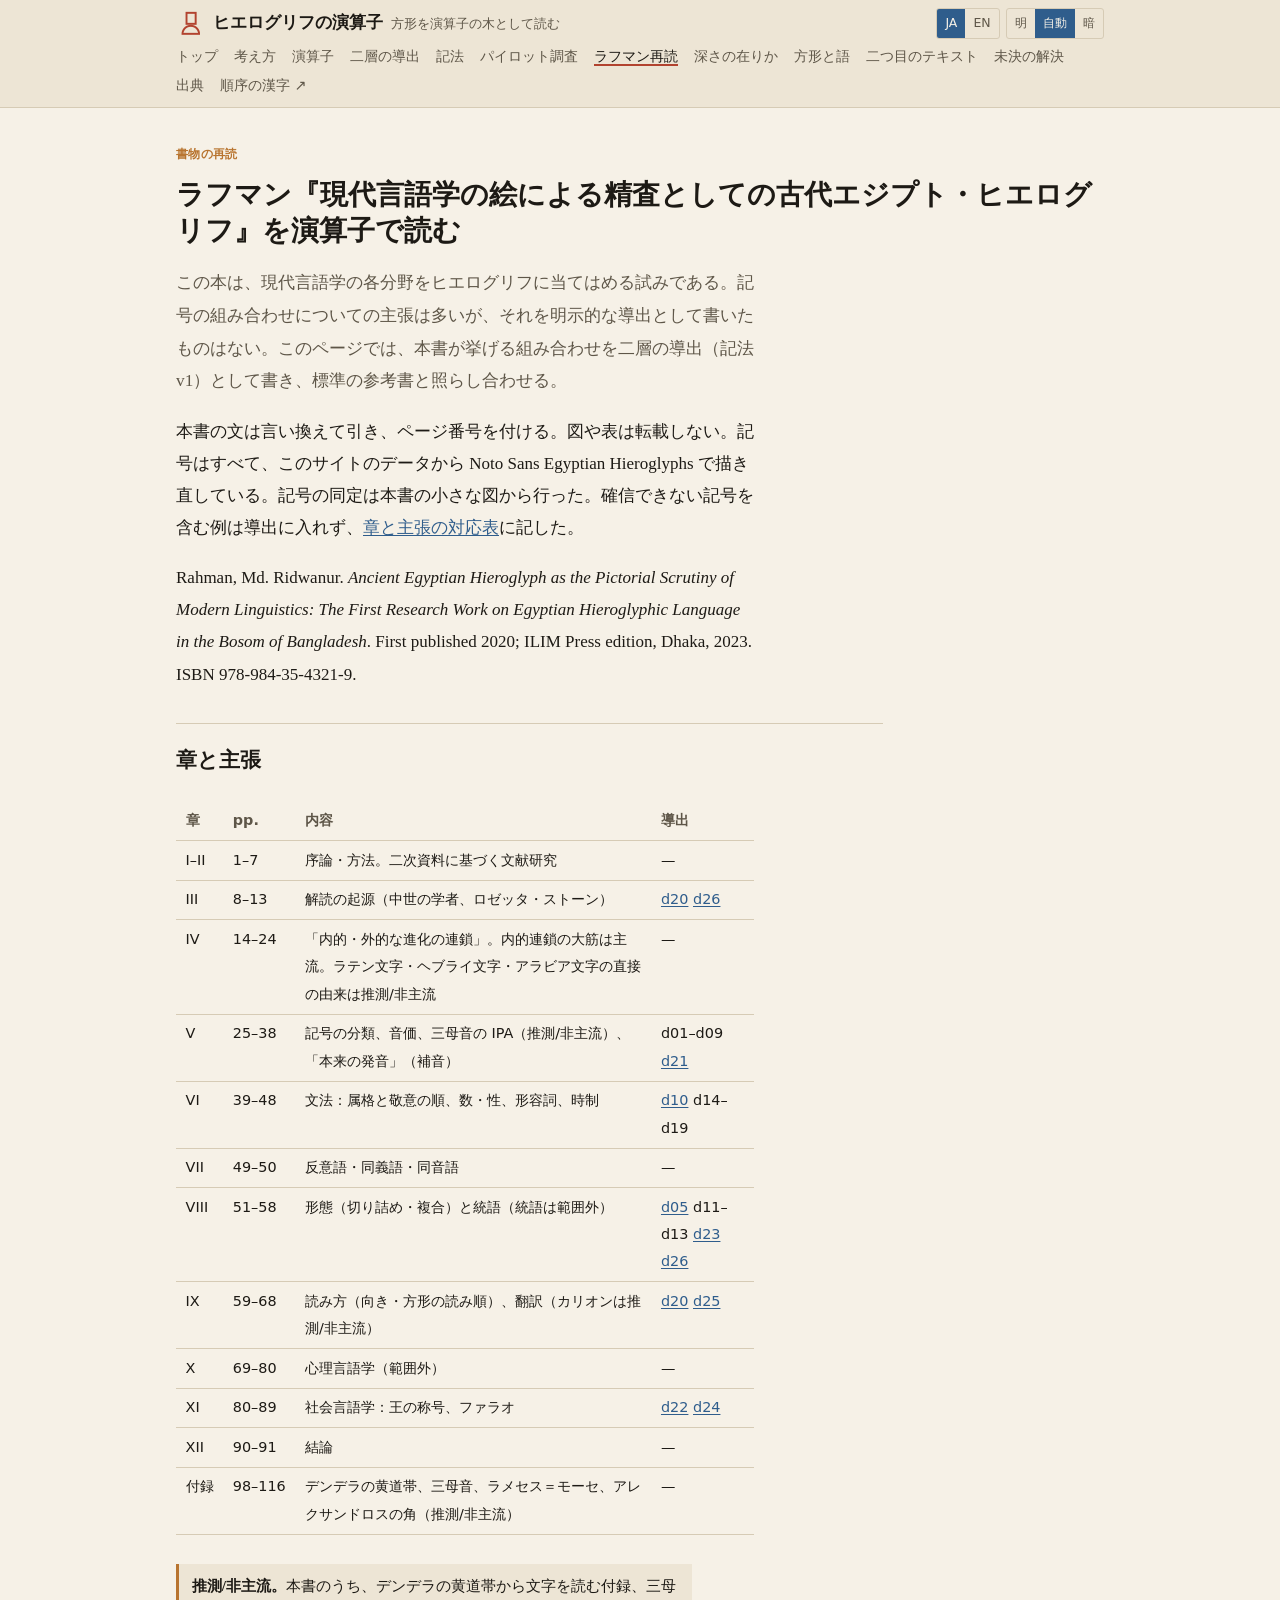
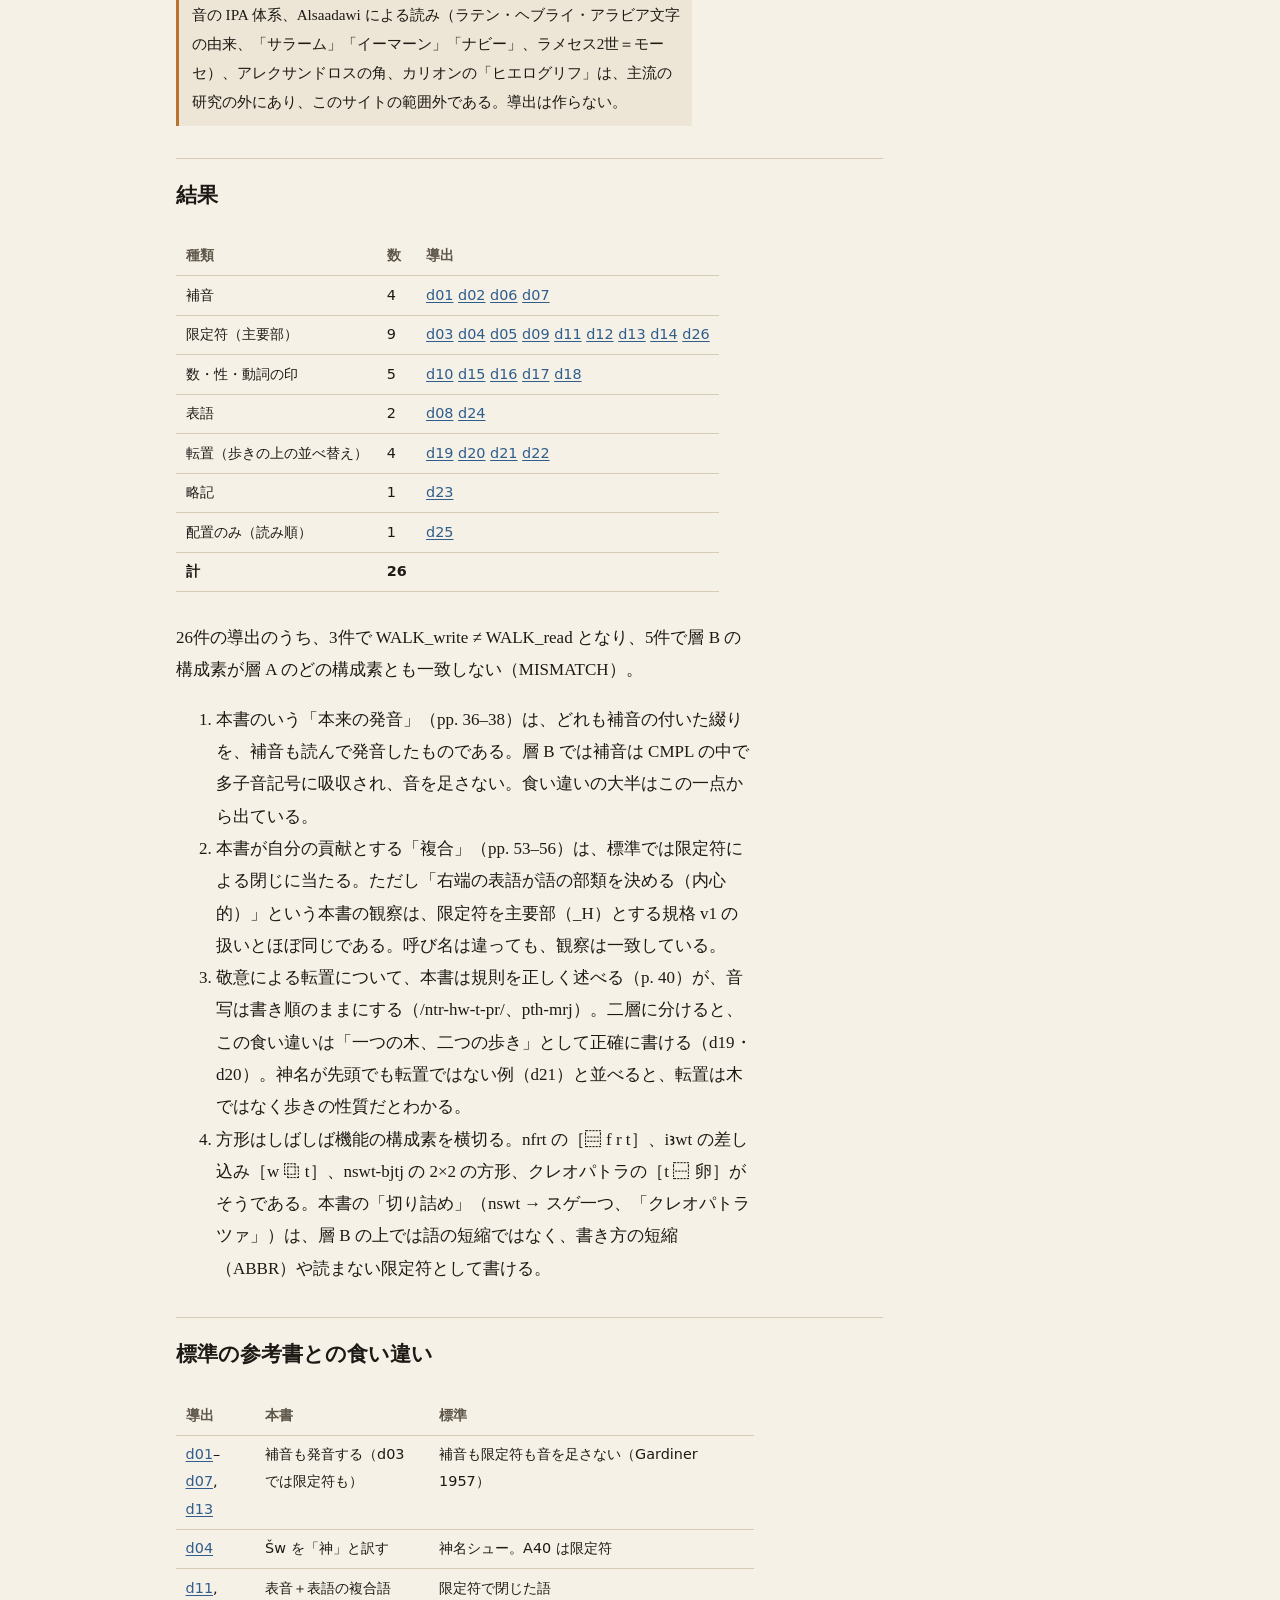
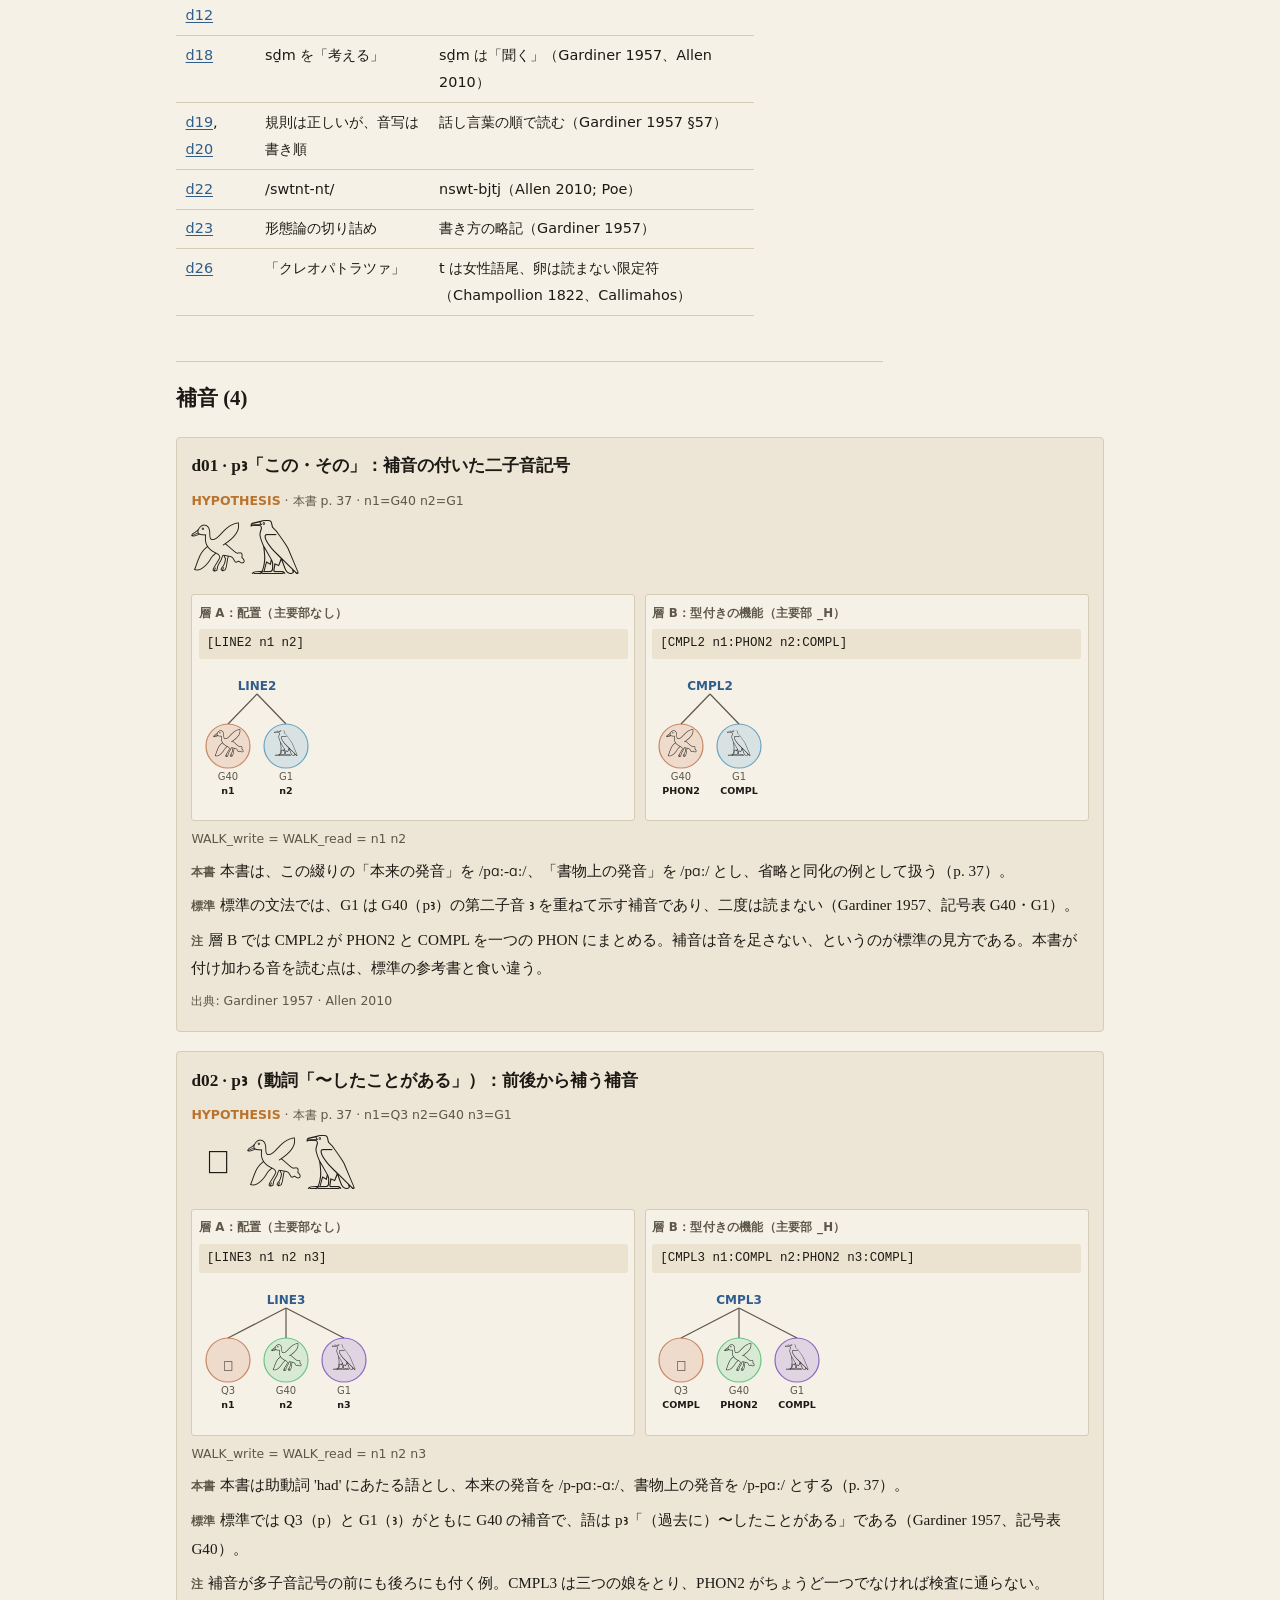
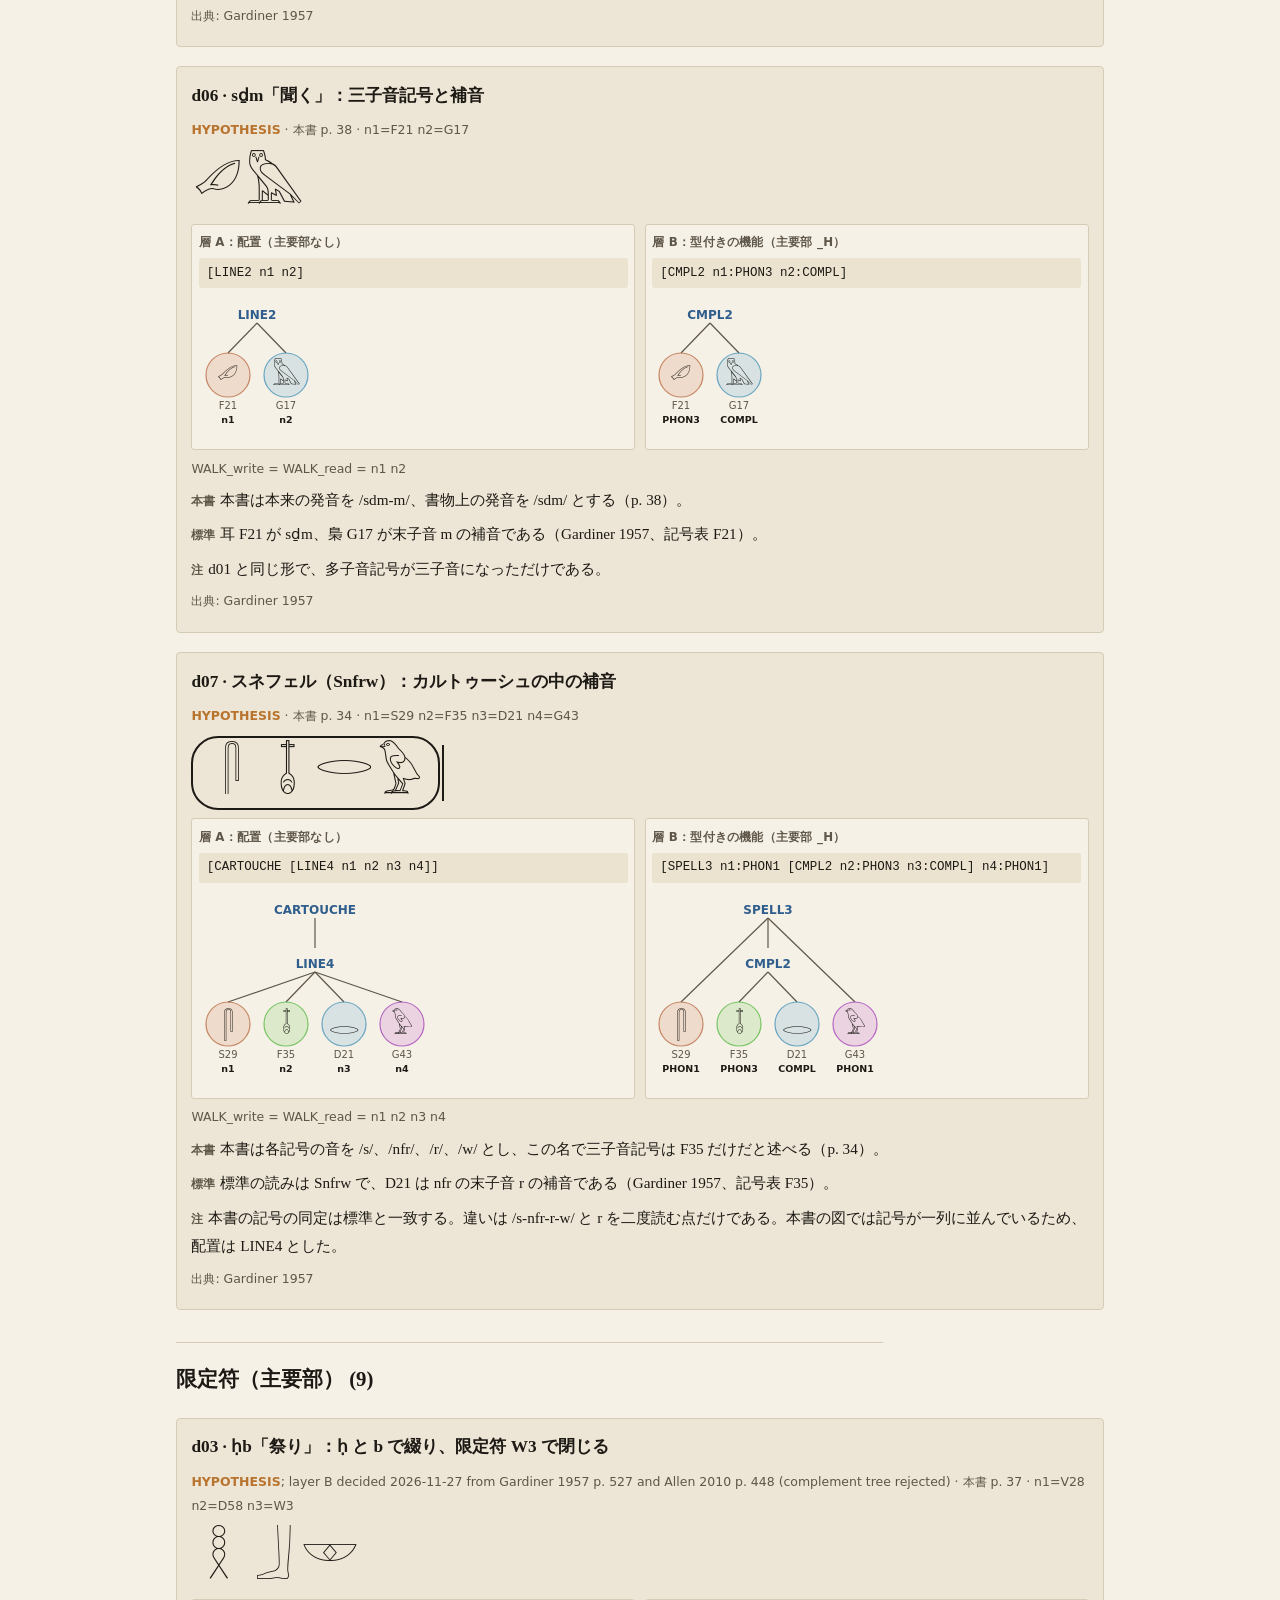
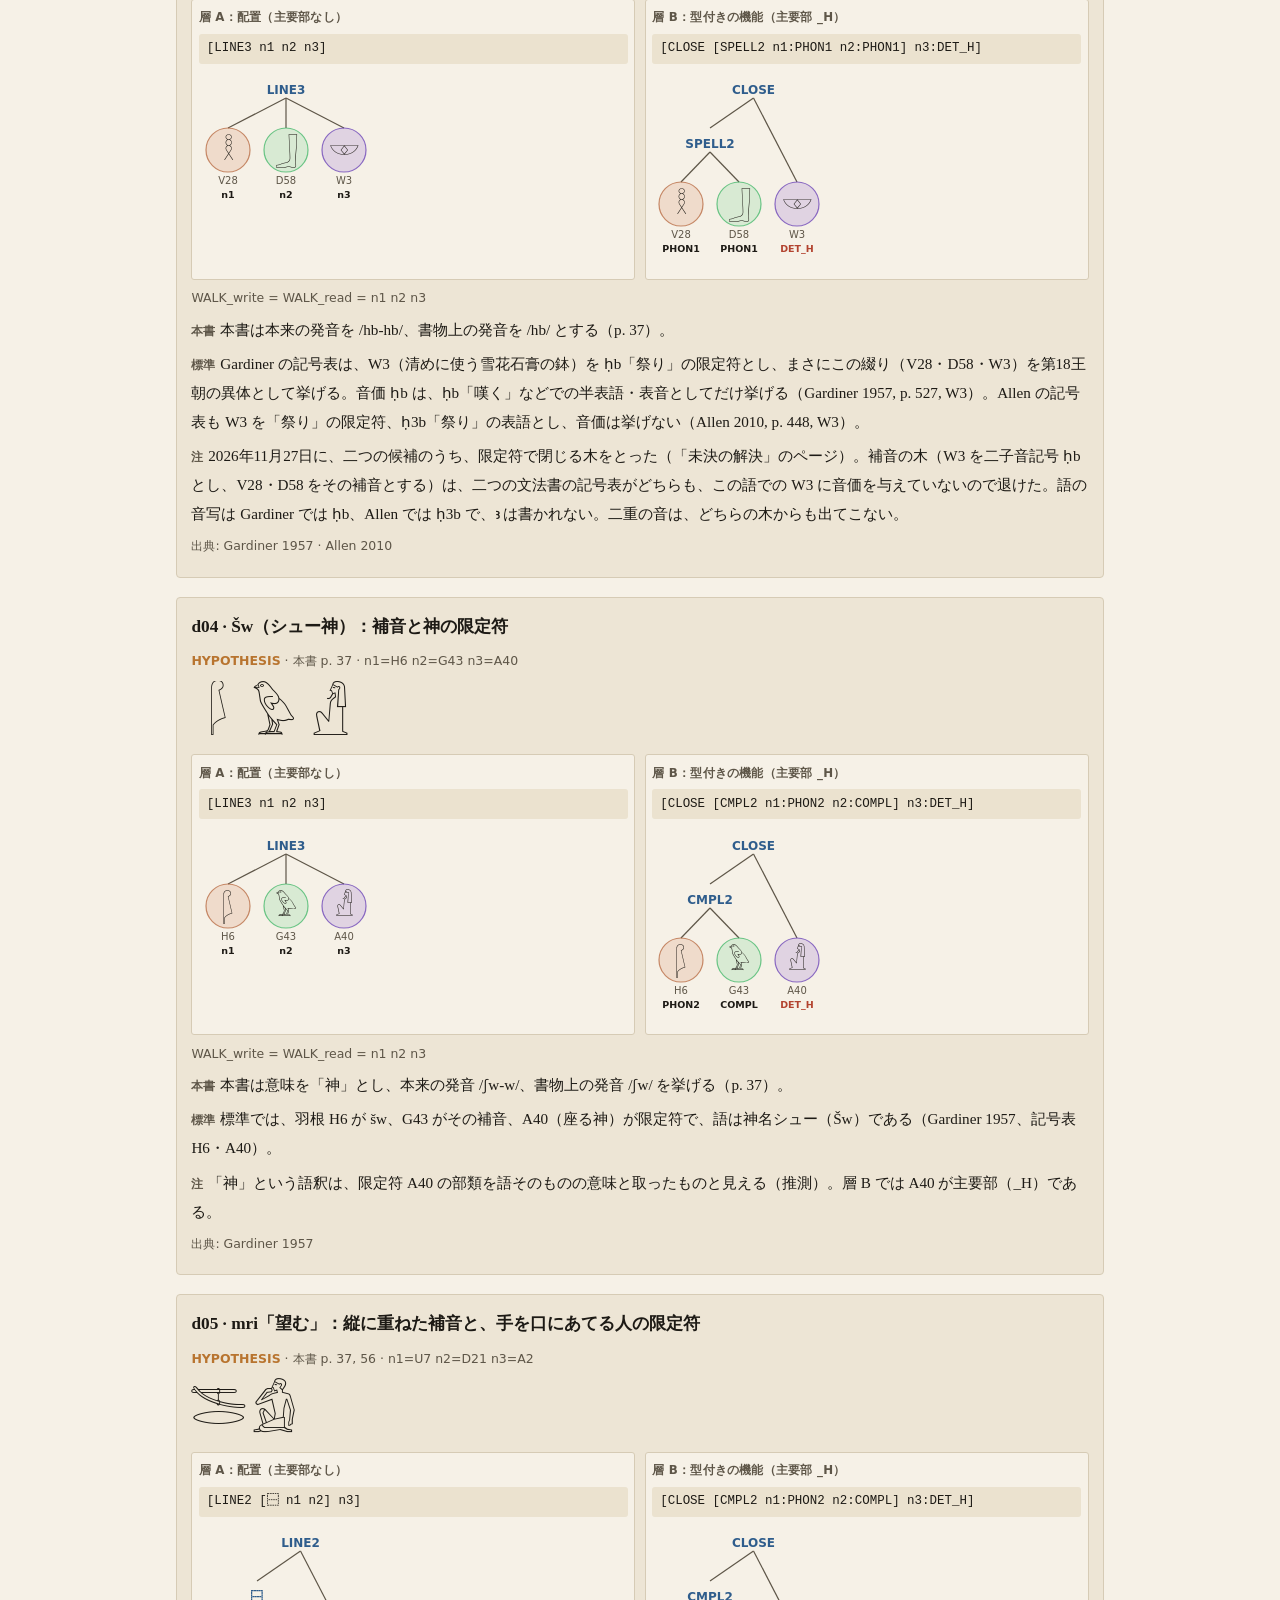
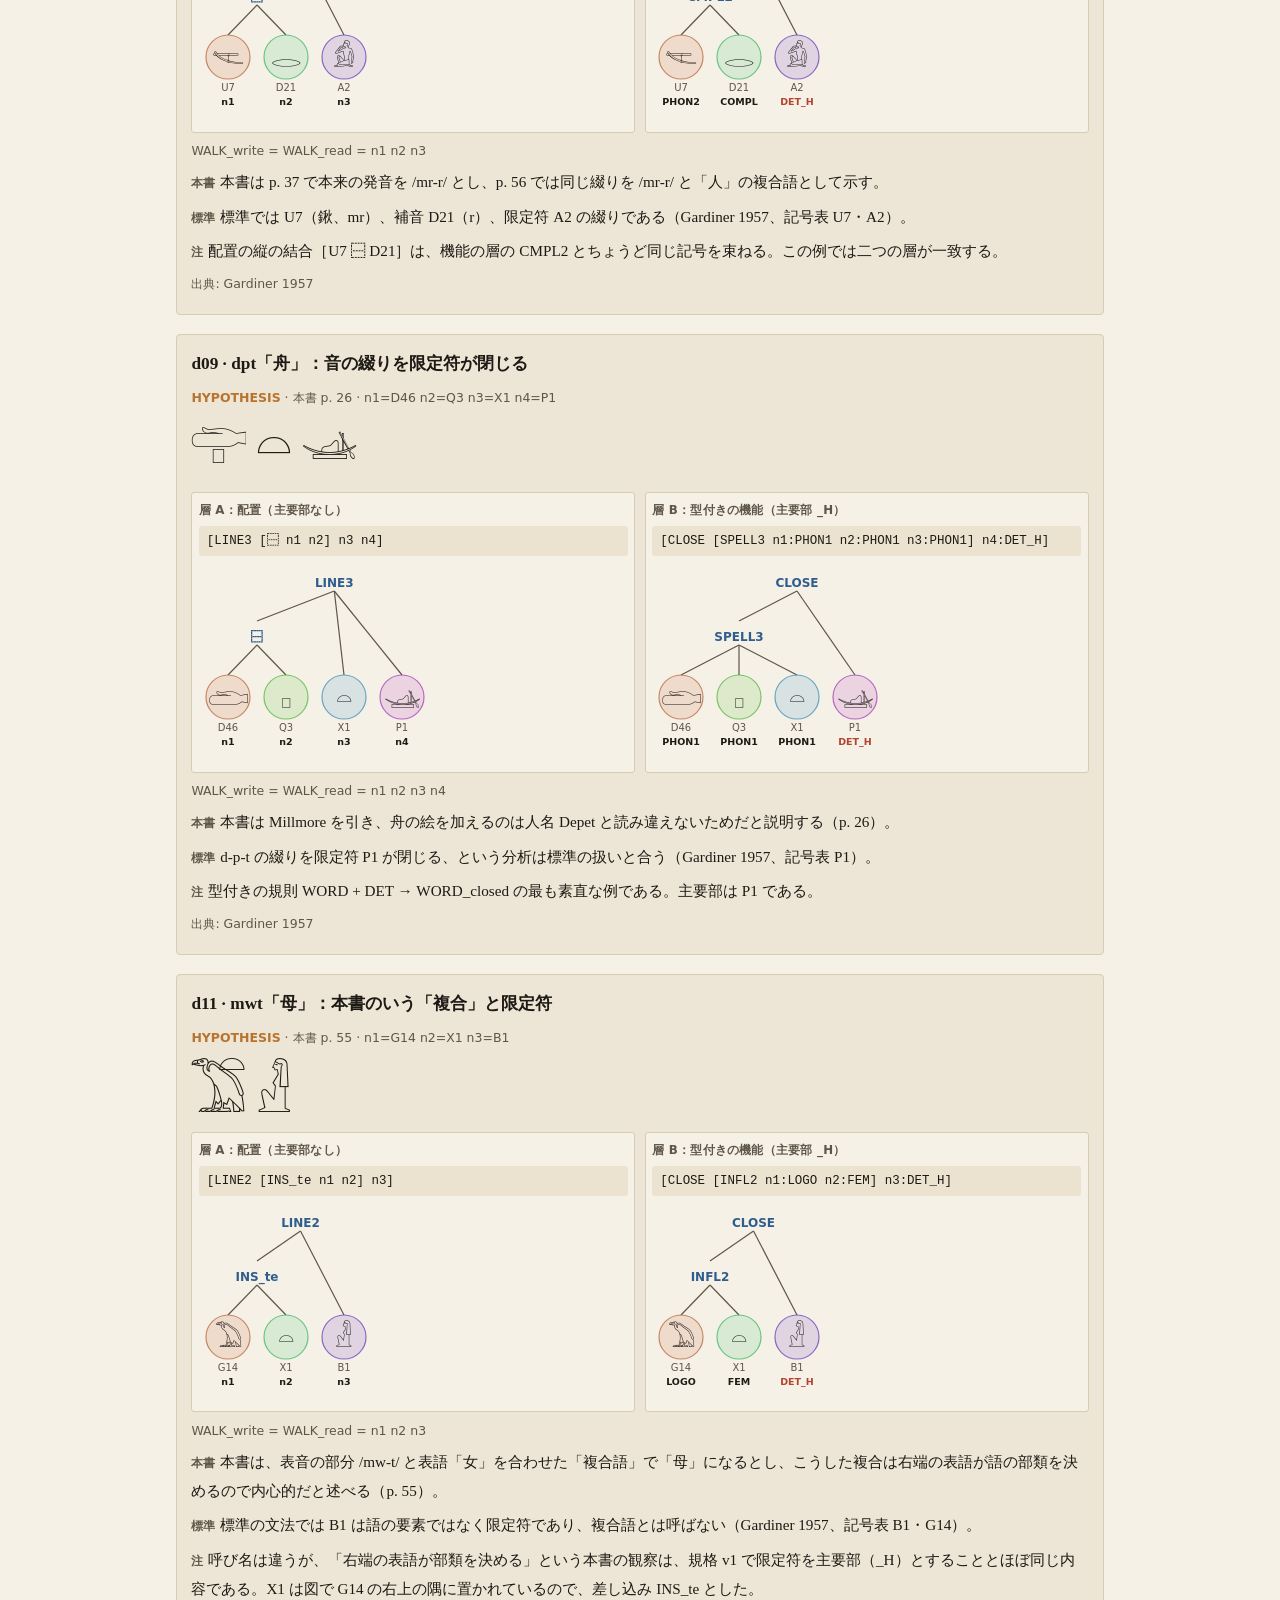
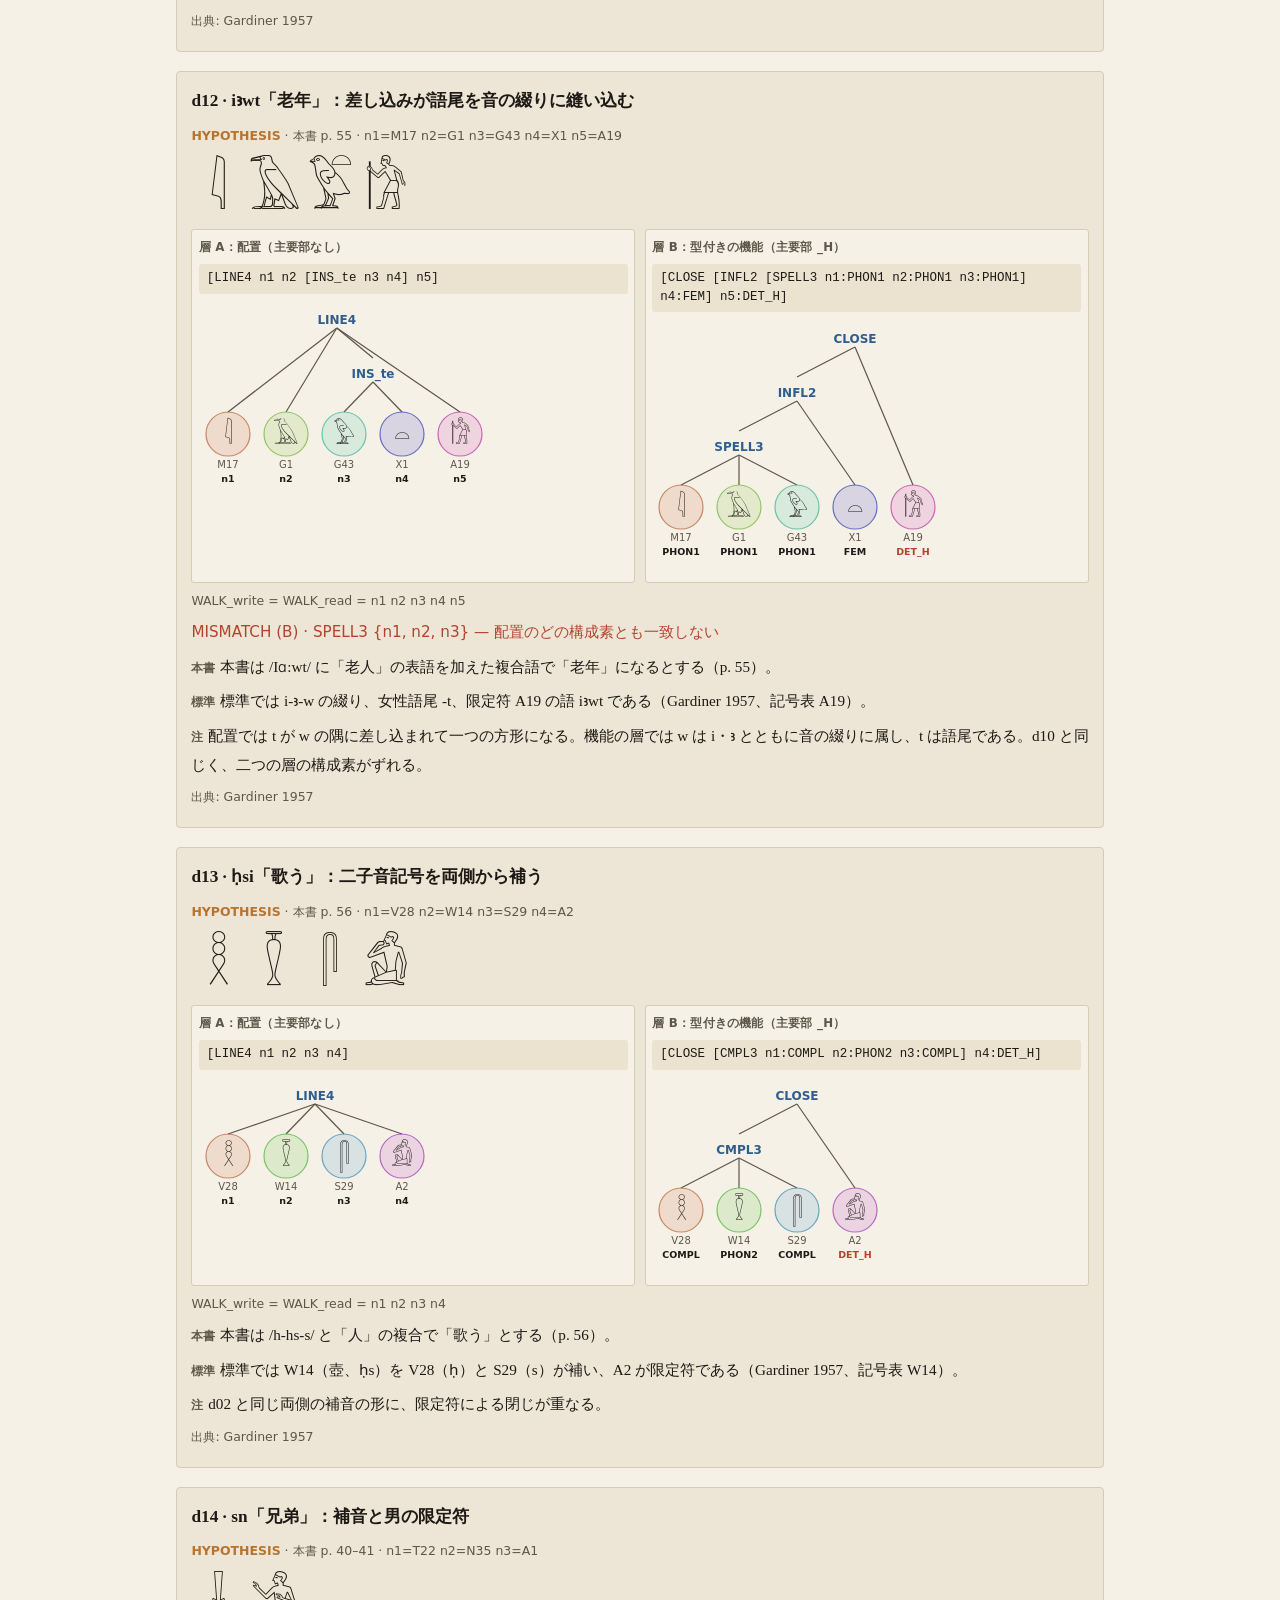
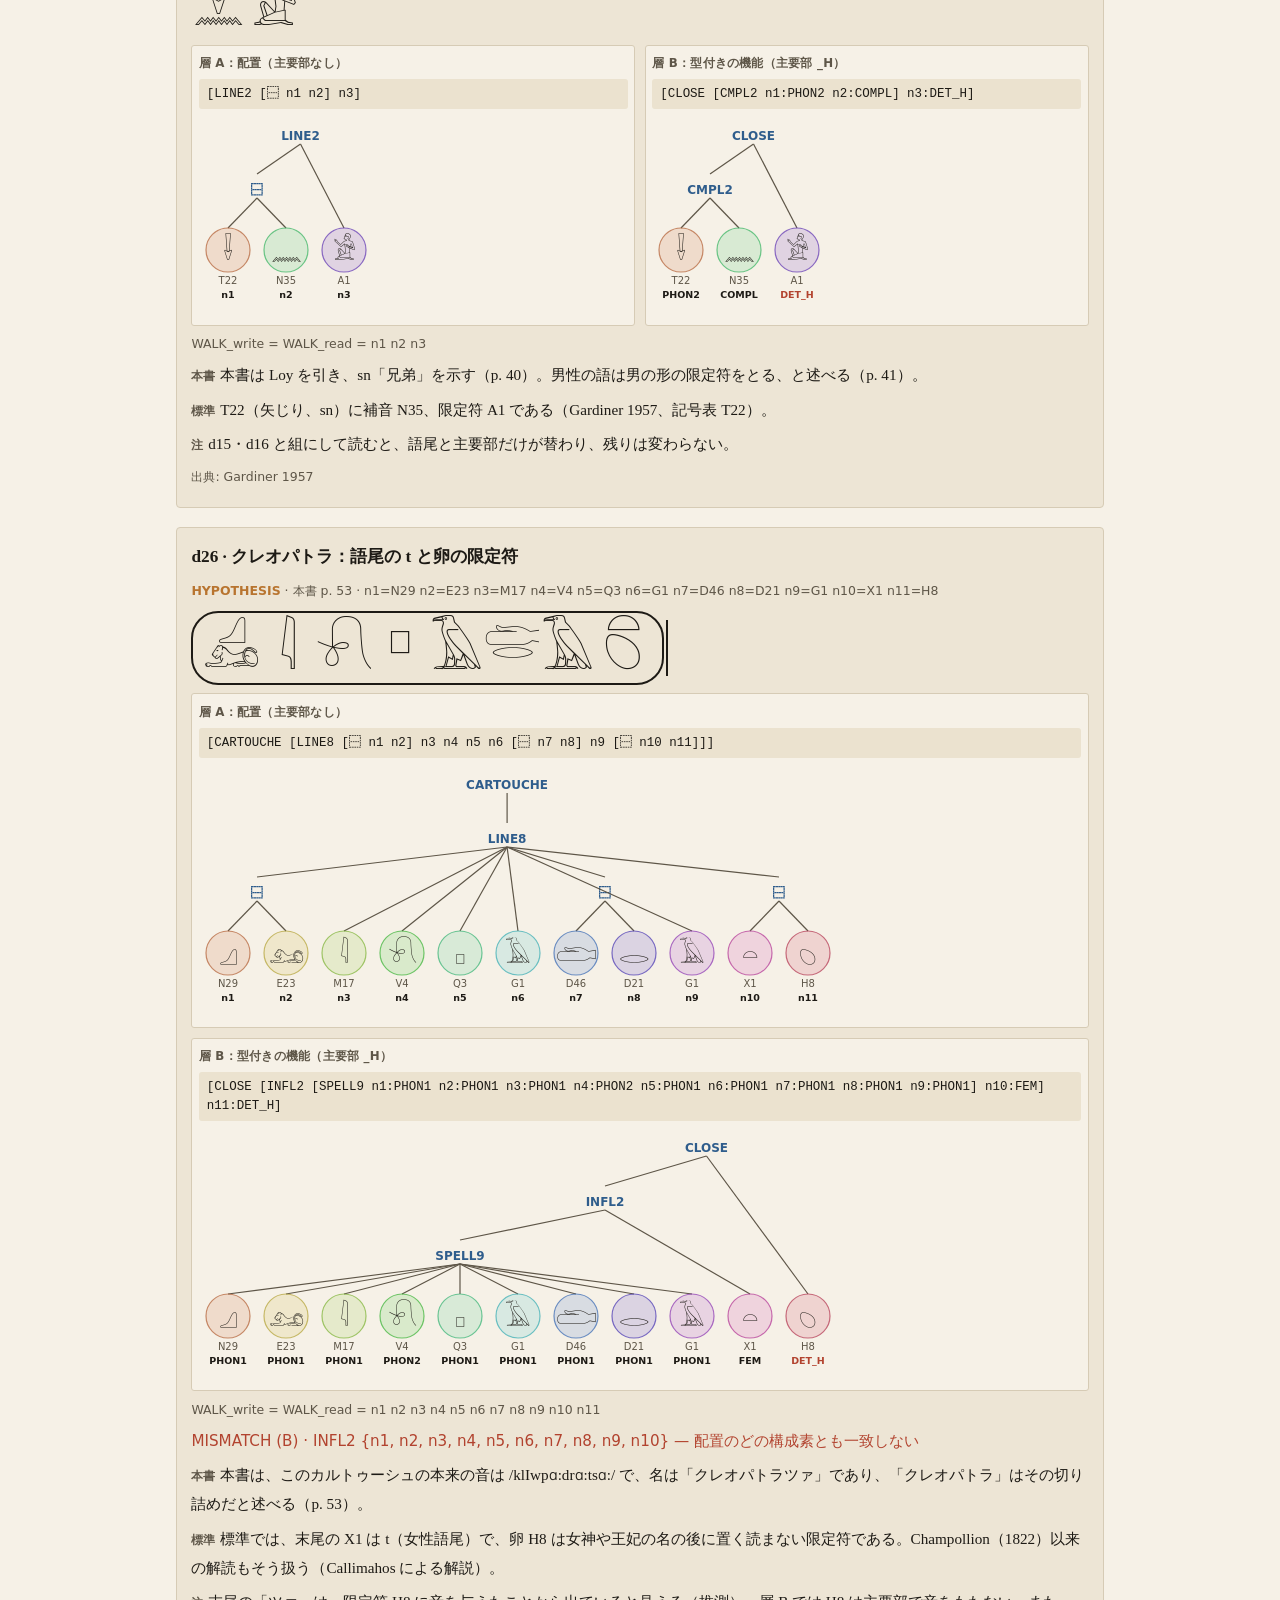
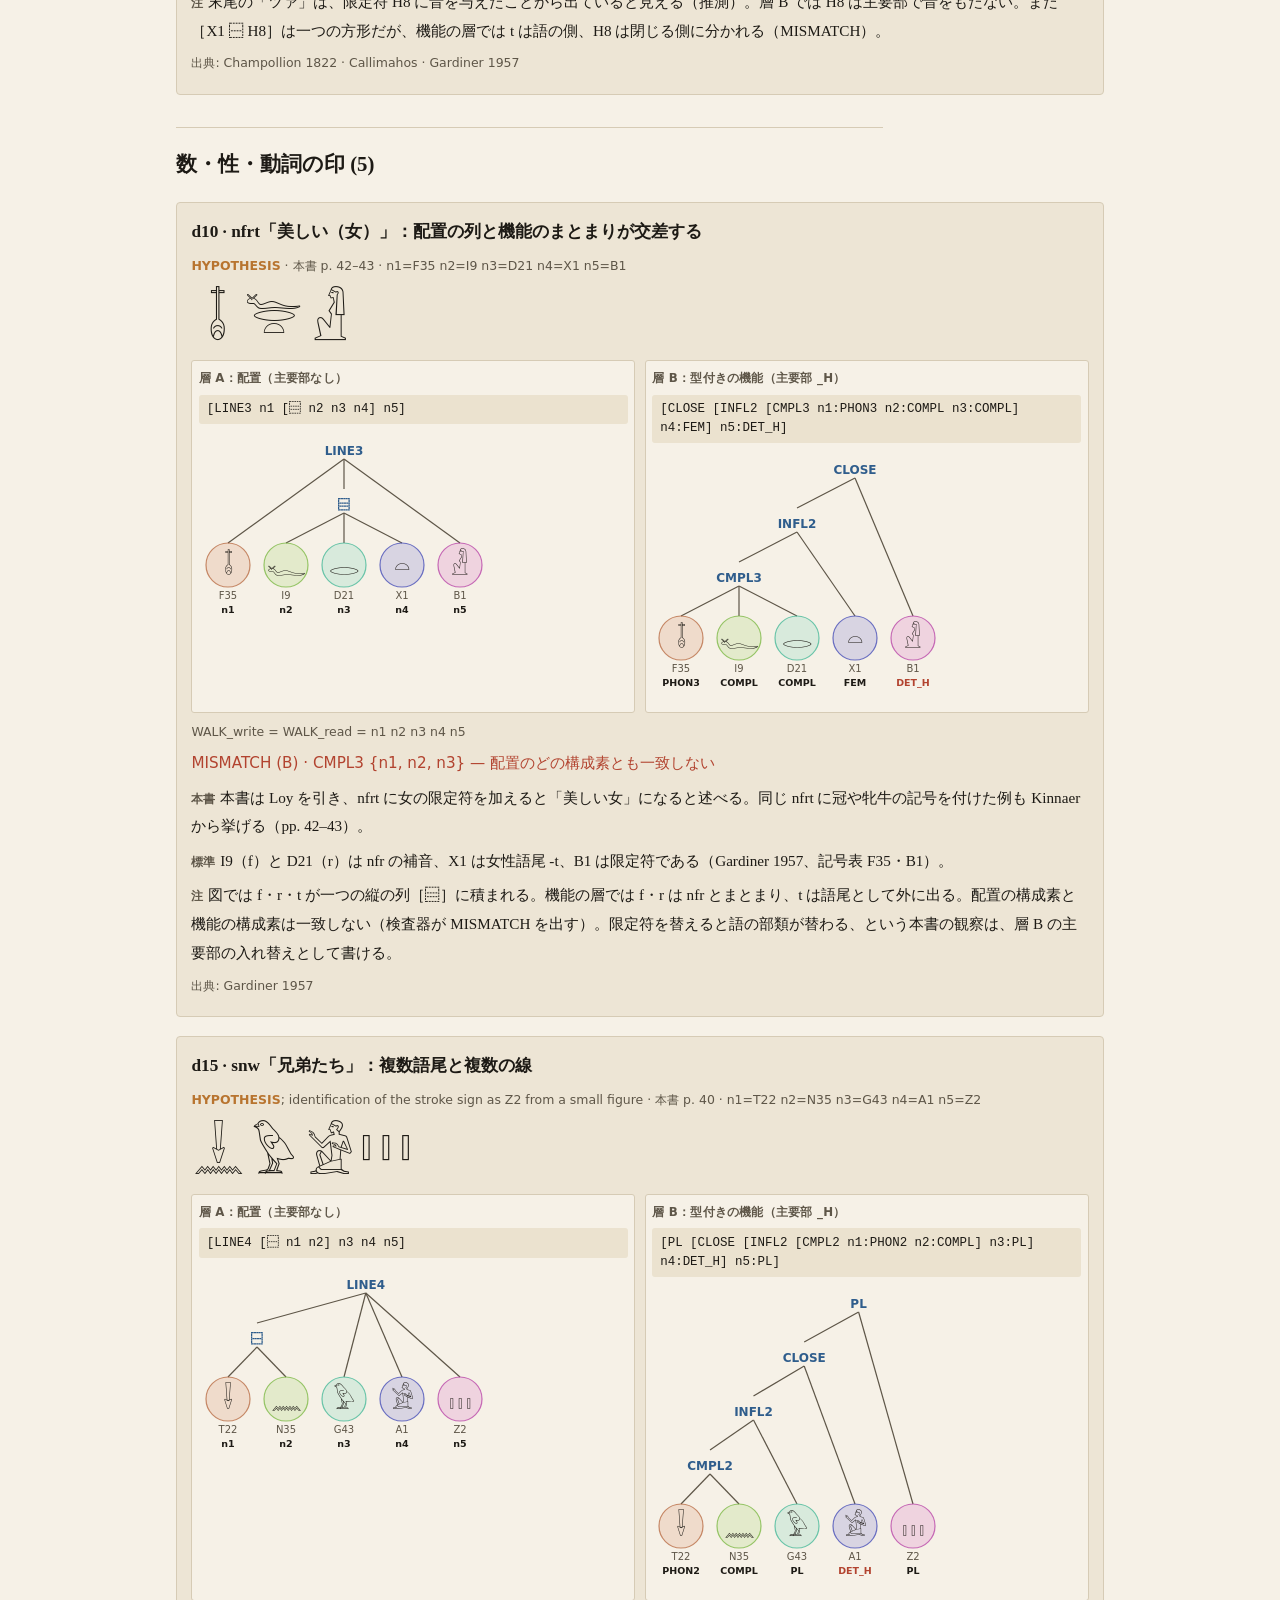
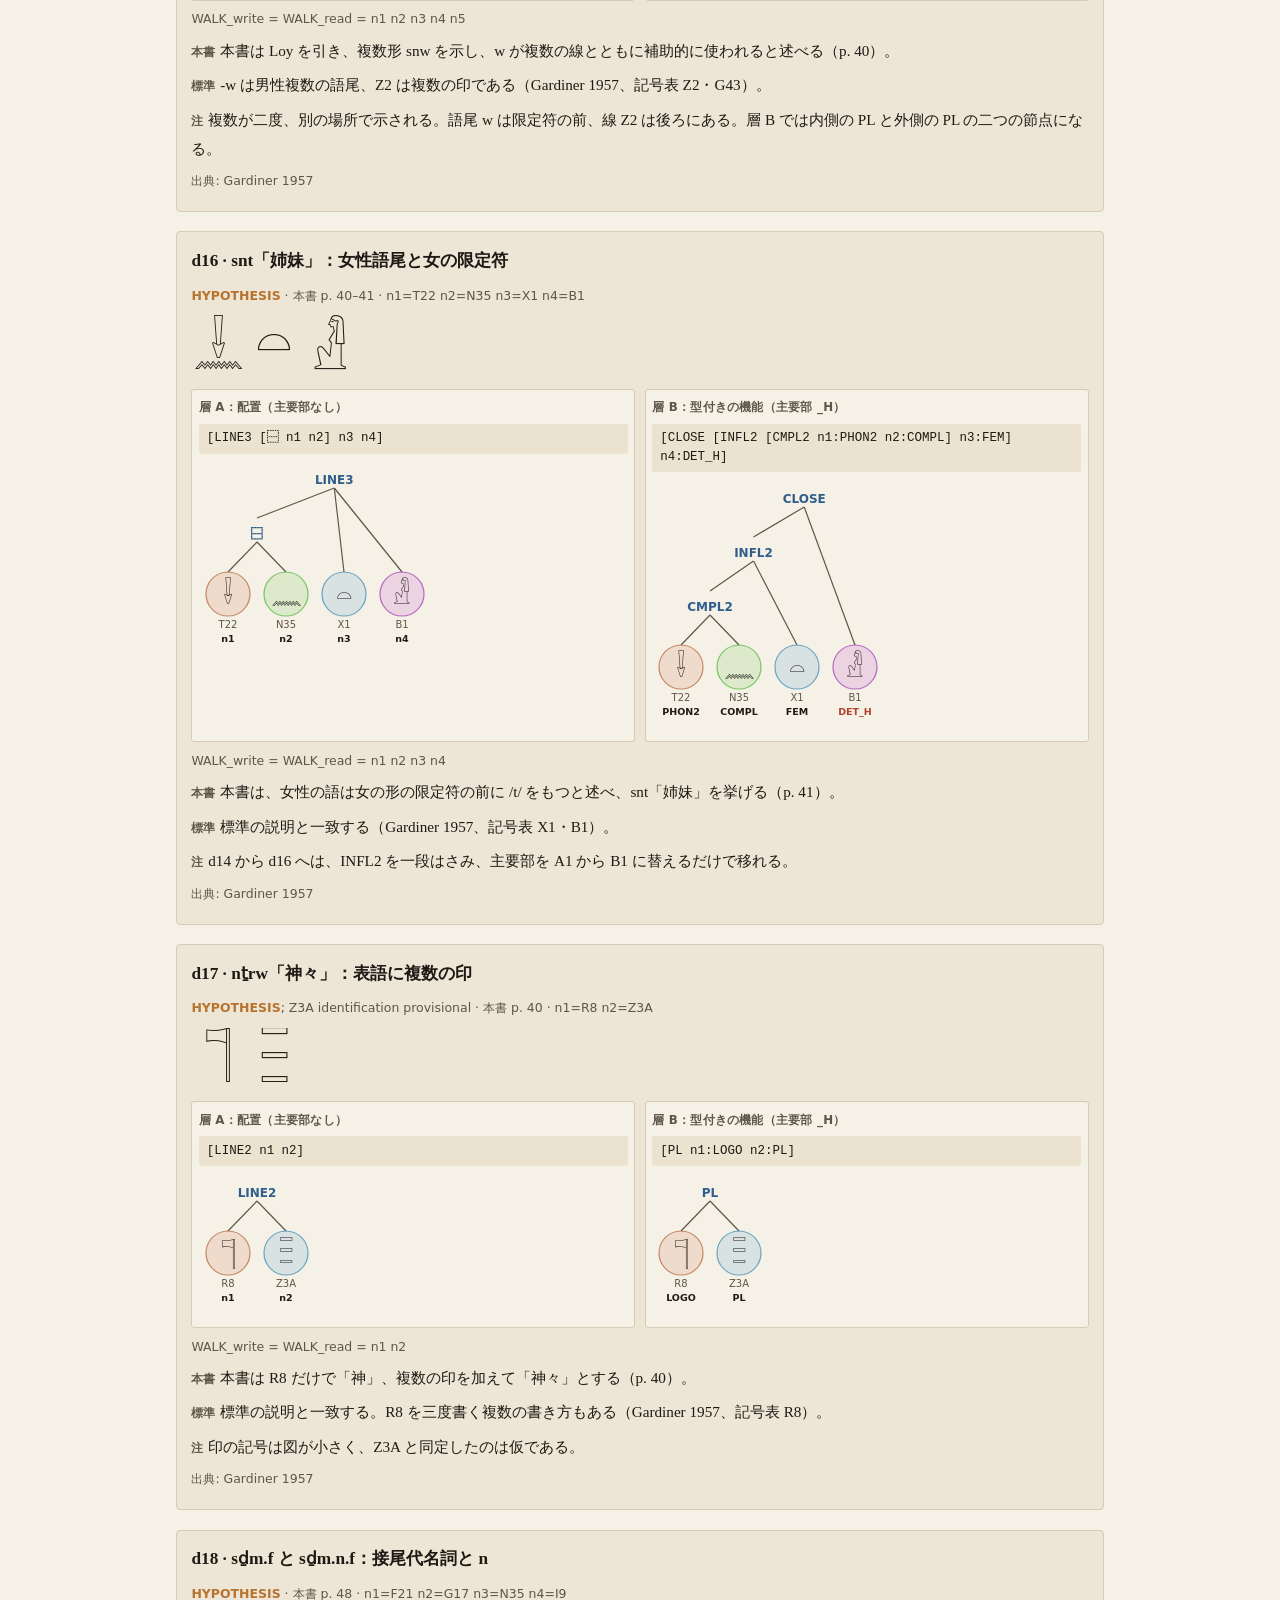
<file: site/rahman.html>
<!DOCTYPE html>
<html lang="ja" data-lang="ja">
<head>
<meta charset="utf-8">
<meta name="viewport" content="width=device-width, initial-scale=1">
<title>ラフマン再読 — ヒエログリフの演算子</title>
<meta name="title-ja" content="ラフマン再読 — ヒエログリフの演算子">
<meta name="title-en" content="Rahman re-read — Hieroglyph Operators">
<meta name="description" content="Egyptian hieroglyphic quadrats read as operator trees over Gardiner signs. A sister site to Kanji in Order.">
<meta name="color-scheme" content="light dark">
<link rel="icon" href="favicon.svg" type="image/svg+xml">
<link rel="preload" href="fonts/NotoSansEgyptianHieroglyphs-Regular.woff2" as="font" type="font/woff2" crossorigin>
<link rel="stylesheet" href="css/main.css">
<script>
(function () {
  try {
    var r = document.documentElement, t = localStorage.getItem('ho-theme');
    var th = (t === 'light' || t === 'dark') ? t : (matchMedia('(prefers-color-scheme: dark)').matches ? 'dark' : 'light');
    r.setAttribute('data-theme', th); r.style.colorScheme = th;
    var q = (location.search.match(/[?&]lang=(ja|en)/) || [])[1];
    var l = q || localStorage.getItem('ho-lang'); if (l !== 'en' && l !== 'ja') l = 'ja';
    r.lang = l; r.setAttribute('data-lang', l);
  } catch (e) {}
})();
</script>
</head>
<body>
<a class="skip" href="#main"><span class="ja" lang="ja">本文へ</span><span class="en" lang="en">Skip to content</span></a>
<header class="site-header">
  <div class="wrap">
    <a class="brand" href="./"><span class="brand-glyph" aria-hidden="true" data-q="𓊪𓐰𓏏" data-size="1.7em"></span><span class="ja" lang="ja">ヒエログリフの演算子</span><span class="en" lang="en">Hieroglyph Operators</span><small><span class="ja" lang="ja">方形を演算子の木として読む</span><span class="en" lang="en">quadrats as operator trees</span></small></a>
    <div class="controls">
      <form class="seg lang-toggle" aria-label="Language"><label><input type="radio" name="lang" value="ja"><span>JA</span></label><label><input type="radio" name="lang" value="en"><span>EN</span></label></form>
      <form class="seg theme-toggle" aria-label="Theme"><label><input type="radio" name="theme" value="light"><span><span class="ja" lang="ja">明</span><span class="en" lang="en">Light</span></span></label><label><input type="radio" name="theme" value="auto"><span><span class="ja" lang="ja">自動</span><span class="en" lang="en">Auto</span></span></label><label><input type="radio" name="theme" value="dark"><span><span class="ja" lang="ja">暗</span><span class="en" lang="en">Dark</span></span></label></form>
    </div>
    <nav class="primary" aria-label="Primary"><ul><li><a href="./"><span class="ja" lang="ja">トップ</span><span class="en" lang="en">Top</span></a></li><li><a href="concept"><span class="ja" lang="ja">考え方</span><span class="en" lang="en">Concept</span></a></li><li><a href="operators"><span class="ja" lang="ja">演算子</span><span class="en" lang="en">Operators</span></a></li><li><a href="derivations"><span class="ja" lang="ja">二層の導出</span><span class="en" lang="en">Derivations</span></a></li><li><a href="notation"><span class="ja" lang="ja">記法</span><span class="en" lang="en">Notation</span></a></li><li><a href="pilot"><span class="ja" lang="ja">パイロット調査</span><span class="en" lang="en">Pilot</span></a></li><li><a href="rahman" aria-current="page"><span class="ja" lang="ja">ラフマン再読</span><span class="en" lang="en">Rahman</span></a></li><li><a href="depth"><span class="ja" lang="ja">深さの在りか</span><span class="en" lang="en">Depth</span></a></li><li><a href="boundaries"><span class="ja" lang="ja">方形と語</span><span class="en" lang="en">Boundaries</span></a></li><li><a href="second-text"><span class="ja" lang="ja">二つ目のテキスト</span><span class="en" lang="en">Second texts</span></a></li><li><a href="resolutions"><span class="ja" lang="ja">未決の解決</span><span class="en" lang="en">Resolutions</span></a></li><li><a href="sources"><span class="ja" lang="ja">出典</span><span class="en" lang="en">Sources</span></a></li><li><a href="https://kanji-morphology.pages.dev/"><span class="ja" lang="ja">順序の漢字 ↗</span><span class="en" lang="en">Kanji in Order ↗</span></a></li></ul></nav>
  </div>
</header>
<main id="main"><div class="wrap">

<p class="tag"><span class="ja" lang="ja">書物の再読</span><span class="en" lang="en">A book re-read</span></p>
<h1><span class="ja" lang="ja">ラフマン『現代言語学の絵による精査としての古代エジプト・ヒエログリフ』を演算子で読む</span><span class="en" lang="en">Rahman's Ancient Egyptian Hieroglyph as the Pictorial Scrutiny of Modern Linguistics, read through operators</span></h1>
<p class="lede"><span class="ja" lang="ja">この本は、現代言語学の各分野をヒエログリフに当てはめる試みである。記号の組み合わせについての主張は多いが、それを明示的な導出として書いたものはない。このページでは、本書が挙げる組み合わせを二層の導出（記法 v1）として書き、標準の参考書と照らし合わせる。</span><span class="en" lang="en">The book applies the branches of modern linguistics to hieroglyphs. It makes many claims about how signs combine, but none is written out as an explicit derivation. This page writes the book's combinations as two-layer derivations (notation v1) and checks them against the standard references.</span></p>
<p><span class="ja" lang="ja">本書の文は言い換えて引き、ページ番号を付ける。図や表は転載しない。記号はすべて、このサイトのデータから Noto Sans Egyptian Hieroglyphs で描き直している。記号の同定は本書の小さな図から行った。確信できない記号を含む例は導出に入れず、<a href="https://github.com/crimsonflower420/Hieroglyph-Operators/blob/main/notes/rahman-map.md">章と主張の対応表</a>に記した。</span><span class="en" lang="en">The book is paraphrased with page numbers; figures and tables are not reproduced. All signs are redrawn from this site's data in Noto Sans Egyptian Hieroglyphs. Signs were identified from the book's small figures; examples with a sign that could not be identified confidently are left out of the derivations and listed in the <a href="https://github.com/crimsonflower420/Hieroglyph-Operators/blob/main/notes/rahman-map.md">chapter and claim map</a>.</span></p>
<p class="meta">Rahman, Md. Ridwanur. <i>Ancient Egyptian Hieroglyph as the Pictorial Scrutiny of Modern Linguistics: The First Research Work on Egyptian Hieroglyphic Language in the Bosom of Bangladesh</i>. First published 2020; ILIM Press edition, Dhaka, 2023. ISBN 978-984-35-4321-9.</p>

<h2><span class="ja" lang="ja">章と主張</span><span class="en" lang="en">Chapters and claims</span></h2>
<div class="table-scroll"><table><tr><th><span class="ja" lang="ja">章</span><span class="en" lang="en">Ch.</span></th><th>pp.</th><th><span class="ja" lang="ja">内容</span><span class="en" lang="en">Content</span></th><th><span class="ja" lang="ja">導出</span><span class="en" lang="en">Derivations</span></th></tr><tr><td class="nw">I–II</td><td class="nw">1–7</td><td><span class="ja" lang="ja">序論・方法。二次資料に基づく文献研究</span><span class="en" lang="en">Introduction, method: a library study from secondary sources</span></td><td>—</td></tr><tr><td class="nw">III</td><td class="nw">8–13</td><td><span class="ja" lang="ja">解読の起源（中世の学者、ロゼッタ・ストーン）</span><span class="en" lang="en">Origins of decipherment (medieval scholars, Rosetta Stone)</span></td><td><a href="#d20">d20</a> <a href="#d26">d26</a></td></tr><tr><td class="nw">IV</td><td class="nw">14–24</td><td><span class="ja" lang="ja">「内的・外的な進化の連鎖」。内的連鎖の大筋は主流。ラテン文字・ヘブライ文字・アラビア文字の直接の由来は推測/非主流</span><span class="en" lang="en">“Internal and external evolutionary links”; internal in outline mainstream; direct derivation of Latin, Hebrew, Arabic letters speculative/non-mainstream</span></td><td>—</td></tr><tr><td class="nw">V</td><td class="nw">25–38</td><td><span class="ja" lang="ja">記号の分類、音価、三母音の IPA（推測/非主流）、「本来の発音」（補音）</span><span class="en" lang="en">Sign classes, phonetic values, three-vowel IPA (speculative/non-mainstream), “authentic pronunciation” (complements)</span></td><td>d01–d09 <a href="#d21">d21</a></td></tr><tr><td class="nw">VI</td><td class="nw">39–48</td><td><span class="ja" lang="ja">文法：属格と敬意の順、数・性、形容詞、時制</span><span class="en" lang="en">Grammar: genitive and honorific order, number, gender, adjectives, tense</span></td><td><a href="#d10">d10</a>  d14–d19</td></tr><tr><td class="nw">VII</td><td class="nw">49–50</td><td><span class="ja" lang="ja">反意語・同義語・同音語</span><span class="en" lang="en">Antonyms, synonyms, homonyms</span></td><td>—</td></tr><tr><td class="nw">VIII</td><td class="nw">51–58</td><td><span class="ja" lang="ja">形態（切り詰め・複合）と統語（統語は範囲外）</span><span class="en" lang="en">Morphology (clipping, compounding) and syntax (syntax out of scope)</span></td><td><a href="#d05">d05</a>  d11–d13 <a href="#d23">d23</a> <a href="#d26">d26</a></td></tr><tr><td class="nw">IX</td><td class="nw">59–68</td><td><span class="ja" lang="ja">読み方（向き・方形の読み順）、翻訳（カリオンは推測/非主流）</span><span class="en" lang="en">Reading (direction, quadrat order), translation (Kariong: speculative/non-mainstream)</span></td><td><a href="#d20">d20</a> <a href="#d25">d25</a></td></tr><tr><td class="nw">X</td><td class="nw">69–80</td><td><span class="ja" lang="ja">心理言語学（範囲外）</span><span class="en" lang="en">Psycholinguistics (out of scope)</span></td><td>—</td></tr><tr><td class="nw">XI</td><td class="nw">80–89</td><td><span class="ja" lang="ja">社会言語学：王の称号、ファラオ</span><span class="en" lang="en">Sociolinguistics: royal titles, pharaoh</span></td><td><a href="#d22">d22</a> <a href="#d24">d24</a></td></tr><tr><td class="nw">XII</td><td class="nw">90–91</td><td><span class="ja" lang="ja">結論</span><span class="en" lang="en">Conclusion</span></td><td>—</td></tr><tr><td class="nw"><span class="ja" lang="ja">付録</span><span class="en" lang="en">App.</span></td><td class="nw">98–116</td><td><span class="ja" lang="ja">デンデラの黄道帯、三母音、ラメセス＝モーセ、アレクサンドロスの角（推測/非主流）</span><span class="en" lang="en">Dendera zodiac, three vowels, Ramesses = Moses, horns of Alexander (speculative/non-mainstream)</span></td><td>—</td></tr></table></div>
<div class="flag spec"><span class="ja" lang="ja"><strong>推測/非主流。</strong>本書のうち、デンデラの黄道帯から文字を読む付録、三母音の IPA 体系、Alsaadawi による読み（ラテン・ヘブライ・アラビア文字の由来、「サラーム」「イーマーン」「ナビー」、ラメセス2世＝モーセ）、アレクサンドロスの角、カリオンの「ヒエログリフ」は、主流の研究の外にあり、このサイトの範囲外である。導出は作らない。</span><span class="en" lang="en"><strong>Speculative / non-mainstream.</strong> The book's appendix reading letters from the Dendera zodiac, its three-vowel IPA scheme, the readings it takes from Alsaadawi (origins of Latin, Hebrew and Arabic letters; “salam”, “iman”, “nabi”; Ramesses II = Moses), the horns of Alexander, and the Kariong “hieroglyphs” lie outside mainstream scholarship and outside this site's scope. No derivations are made for them.</span></div>

<h2><span class="ja" lang="ja">結果</span><span class="en" lang="en">Results</span></h2>
<div class="table-scroll"><table><tr><th><span class="ja" lang="ja">種類</span><span class="en" lang="en">Type</span></th><th><span class="ja" lang="ja">数</span><span class="en" lang="en">n</span></th><th><span class="ja" lang="ja">導出</span><span class="en" lang="en">Derivations</span></th></tr><tr><td><span class="ja" lang="ja">補音</span><span class="en" lang="en">Phonetic complements</span></td><td>4</td><td><a href="rahman#d01">d01</a> <a href="rahman#d02">d02</a> <a href="rahman#d06">d06</a> <a href="rahman#d07">d07</a></td></tr><tr><td><span class="ja" lang="ja">限定符（主要部）</span><span class="en" lang="en">Determinatives (heads)</span></td><td>9</td><td><a href="rahman#d03">d03</a> <a href="rahman#d04">d04</a> <a href="rahman#d05">d05</a> <a href="rahman#d09">d09</a> <a href="rahman#d11">d11</a> <a href="rahman#d12">d12</a> <a href="rahman#d13">d13</a> <a href="rahman#d14">d14</a> <a href="rahman#d26">d26</a></td></tr><tr><td><span class="ja" lang="ja">数・性・動詞の印</span><span class="en" lang="en">Number, gender, verb markers</span></td><td>5</td><td><a href="rahman#d10">d10</a> <a href="rahman#d15">d15</a> <a href="rahman#d16">d16</a> <a href="rahman#d17">d17</a> <a href="rahman#d18">d18</a></td></tr><tr><td><span class="ja" lang="ja">表語</span><span class="en" lang="en">Logograms</span></td><td>2</td><td><a href="rahman#d08">d08</a> <a href="rahman#d24">d24</a></td></tr><tr><td><span class="ja" lang="ja">転置（歩きの上の並べ替え）</span><span class="en" lang="en">Transposition (reorders on the walk)</span></td><td>4</td><td><a href="rahman#d19">d19</a> <a href="rahman#d20">d20</a> <a href="rahman#d21">d21</a> <a href="rahman#d22">d22</a></td></tr><tr><td><span class="ja" lang="ja">略記</span><span class="en" lang="en">Abbreviated writing</span></td><td>1</td><td><a href="rahman#d23">d23</a></td></tr><tr><td><span class="ja" lang="ja">配置のみ（読み順）</span><span class="en" lang="en">Layout only (reading order)</span></td><td>1</td><td><a href="rahman#d25">d25</a></td></tr><tr><td><b><span class="ja" lang="ja">計</span><span class="en" lang="en">Total</span></b></td><td><b>26</b></td><td></td></tr></table></div>
<p><span class="ja" lang="ja">26件の導出のうち、3件で WALK_write ≠ WALK_read となり、5件で層 B の構成素が層 A のどの構成素とも一致しない（MISMATCH）。</span><span class="en" lang="en">Of 26 derivations, 3 have WALK_write ≠ WALK_read, and in 5 a layer-B constituent coincides with no layer-A constituent (MISMATCH).</span></p>
<ol>
<li><span class="ja" lang="ja">本書のいう「本来の発音」（pp. 36–38）は、どれも補音の付いた綴りを、補音も読んで発音したものである。層 B では補音は CMPL の中で多子音記号に吸収され、音を足さない。食い違いの大半はこの一点から出ている。</span><span class="en" lang="en">Every 'authentic pronunciation' in the book (pp. 36–38) is a spelling with phonetic complements, read with the complements sounded. In layer B a complement is absorbed into the multiliteral inside CMPL and adds no sound. Most of the discrepancies trace back to this one point.</span></li>
<li><span class="ja" lang="ja">本書が自分の貢献とする「複合」（pp. 53–56）は、標準では限定符による閉じに当たる。ただし「右端の表語が語の部類を決める（内心的）」という本書の観察は、限定符を主要部（_H）とする規格 v1 の扱いとほぼ同じである。呼び名は違っても、観察は一致している。</span><span class="en" lang="en">What the book presents as its own 'compounding' (pp. 53–56) is, in standard terms, a word closed by a determinative. Yet the book's remark that the rightmost ideogram fixes the word's class (endocentric) says almost the same as v1's marking of the determinative as head (_H). Different labels, same observation.</span></li>
<li><span class="ja" lang="ja">敬意による転置について、本書は規則を正しく述べる（p. 40）が、音写は書き順のままにする（/ntr-hw-t-pr/、pth-mrj）。二層に分けると、この食い違いは「一つの木、二つの歩き」として正確に書ける（d19・d20）。神名が先頭でも転置ではない例（d21）と並べると、転置は木ではなく歩きの性質だとわかる。</span><span class="en" lang="en">On honorific transposition the book states the rule correctly (p. 40) but transcribes in written order (/ntr-hw-t-pr/, pth-mrj). With two layers this gap is stated exactly as one tree with two walks (d19, d20). Set beside a god-first name that is not transposed (d21), transposition shows up as a property of the walk, not the tree.</span></li>
<li><span class="ja" lang="ja">方形はしばしば機能の構成素を横切る。nfrt の［⿳ f r t］、iꜣwt の差し込み［w ⿻ t］、nswt-bjtj の 2×2 の方形、クレオパトラの［t ⿱ 卵］がそうである。本書の「切り詰め」（nswt → スゲ一つ、「クレオパトラツァ」）は、層 B の上では語の短縮ではなく、書き方の短縮（ABBR）や読まない限定符として書ける。</span><span class="en" lang="en">Quadrats often cut across function constituents: [⿳ f r t] in nfrt, the insertion [w + t] in iꜣwt, the 2×2 quadrat of nswt-bjtj, [t ⿱ egg] in Cleopatra. The book's 'clipping' (nswt → one sedge; 'Cleopatratsa') can be written in layer B not as a shortened word but as a shortened writing (ABBR) or a silent determinative.</span></li>
</ol>

<h2><span class="ja" lang="ja">標準の参考書との食い違い</span><span class="en" lang="en">Discrepancies with the standard references</span></h2>
<div class="table-scroll"><table><tr><th><span class="ja" lang="ja">導出</span><span class="en" lang="en">Deriv.</span></th><th><span class="ja" lang="ja">本書</span><span class="en" lang="en">Book</span></th><th><span class="ja" lang="ja">標準</span><span class="en" lang="en">Standard</span></th></tr>
<tr><td><a href="#d01">d01</a>–<a href="#d07">d07</a>, <a href="#d13">d13</a></td><td><span class="ja" lang="ja">補音も発音する（d03 では限定符も）</span><span class="en" lang="en">complements are sounded (in d03, the determinative too)</span></td><td><span class="ja" lang="ja">補音も限定符も音を足さない（Gardiner 1957）</span><span class="en" lang="en">complements and determinatives add no sound (Gardiner 1957)</span></td></tr>
<tr><td><a href="#d04">d04</a></td><td><span class="ja" lang="ja">Šw を「神」と訳す</span><span class="en" lang="en">Šw glossed 'god'</span></td><td><span class="ja" lang="ja">神名シュー。A40 は限定符</span><span class="en" lang="en">the god Shu; A40 is the determinative</span></td></tr>
<tr><td><a href="#d11">d11</a>, <a href="#d12">d12</a></td><td><span class="ja" lang="ja">表音＋表語の複合語</span><span class="en" lang="en">phonogram + ideogram compound</span></td><td><span class="ja" lang="ja">限定符で閉じた語</span><span class="en" lang="en">a word closed by a determinative</span></td></tr>
<tr><td><a href="#d18">d18</a></td><td><span class="ja" lang="ja">sḏm を「考える」</span><span class="en" lang="en">sḏm glossed 'to think'</span></td><td><span class="ja" lang="ja">sḏm は「聞く」（Gardiner 1957、Allen 2010）</span><span class="en" lang="en">sḏm 'hear' (Gardiner 1957; Allen 2010)</span></td></tr>
<tr><td><a href="#d19">d19</a>, <a href="#d20">d20</a></td><td><span class="ja" lang="ja">規則は正しいが、音写は書き順</span><span class="en" lang="en">rule stated correctly; transcription in written order</span></td><td><span class="ja" lang="ja">話し言葉の順で読む（Gardiner 1957 §57）</span><span class="en" lang="en">read in spoken order (Gardiner 1957, §57)</span></td></tr>
<tr><td><a href="#d22">d22</a></td><td>/swtnt-nt/</td><td>nswt-bjtj（Allen 2010; Poe）</td></tr>
<tr><td><a href="#d23">d23</a></td><td><span class="ja" lang="ja">形態論の切り詰め</span><span class="en" lang="en">morphological clipping</span></td><td><span class="ja" lang="ja">書き方の略記（Gardiner 1957）</span><span class="en" lang="en">abbreviated writing (Gardiner 1957)</span></td></tr>
<tr><td><a href="#d26">d26</a></td><td><span class="ja" lang="ja">「クレオパトラツァ」</span><span class="en" lang="en">'Cleopatratsa'</span></td><td><span class="ja" lang="ja">t は女性語尾、卵は読まない限定符（Champollion 1822、Callimahos）</span><span class="en" lang="en">t is the feminine ending, the egg a silent determinative (Champollion 1822; Callimahos)</span></td></tr>
</table></div>

<h2 id="cat-compl"><span class="ja" lang="ja">補音</span><span class="en" lang="en">Phonetic complements</span> (4)</h2><section class="drv" id="d01">
<h3>d01 · <span class="ja" lang="ja">pꜣ「この・その」：補音の付いた二子音記号</span><span class="en" lang="en">pꜣ 'this, the': a biliteral with a phonetic complement</span></h3>
<p class="meta"><b>HYPOTHESIS</b> · <span class="ja" lang="ja">本書</span><span class="en" lang="en">book</span> p. 37 · n1=G40 n2=G1</p>
<div class="qrow"><span data-q="𓅮" data-size="3.2em"></span><span data-q="𓄿" data-size="3.2em"></span></div>
<div class="layers"><div class="layer"><div class="lab"><span class="ja" lang="ja">層 A：配置（主要部なし）</span><span class="en" lang="en">Layer A: layout (headless)</span></div><pre class="bracket">[LINE2 n1 n2]</pre><div class="svgscroll"><svg class="dtree" viewBox="0 0 116 150" width="116" height="150" role="img" aria-label="[LINE2 n1 n2]"><line x1="58.0" y1="30.0" x2="29.0" y2="60.0" class="edge"/><line x1="58.0" y1="30.0" x2="87.0" y2="60.0" class="edge"/><text x="58.0" y="26.0" class="op" text-anchor="middle">LINE2</text><circle cx="29.0" cy="82.0" r="22" class="leafbg" style="--h:20"/><text x="29.0" y="92.0" class="hg" text-anchor="middle">𓅮</text><text x="29.0" y="116.0" class="code" text-anchor="middle">G40</text><text x="29.0" y="130.0" class="role" text-anchor="middle">n1</text><circle cx="87.0" cy="82.0" r="22" class="leafbg" style="--h:200"/><text x="87.0" y="92.0" class="hg" text-anchor="middle">𓄿</text><text x="87.0" y="116.0" class="code" text-anchor="middle">G1</text><text x="87.0" y="130.0" class="role" text-anchor="middle">n2</text></svg></div></div><div class="layer"><div class="lab"><span class="ja" lang="ja">層 B：型付きの機能（主要部 _H）</span><span class="en" lang="en">Layer B: typed function (heads _H)</span></div><pre class="bracket">[CMPL2 n1:PHON2 n2:COMPL]</pre><div class="svgscroll"><svg class="dtree" viewBox="0 0 116 150" width="116" height="150" role="img" aria-label="[CMPL2 n1:PHON2 n2:COMPL]"><line x1="58.0" y1="30.0" x2="29.0" y2="60.0" class="edge"/><line x1="58.0" y1="30.0" x2="87.0" y2="60.0" class="edge"/><text x="58.0" y="26.0" class="op" text-anchor="middle">CMPL2</text><circle cx="29.0" cy="82.0" r="22" class="leafbg" style="--h:20"/><text x="29.0" y="92.0" class="hg" text-anchor="middle">𓅮</text><text x="29.0" y="116.0" class="code" text-anchor="middle">G40</text><text x="29.0" y="130.0" class="role" text-anchor="middle">PHON2</text><circle cx="87.0" cy="82.0" r="22" class="leafbg" style="--h:200"/><text x="87.0" y="92.0" class="hg" text-anchor="middle">𓄿</text><text x="87.0" y="116.0" class="code" text-anchor="middle">G1</text><text x="87.0" y="130.0" class="role" text-anchor="middle">COMPL</text></svg></div></div></div>
<p class="meta">WALK_write = WALK_read = n1 n2</p>
<p><span class="k"><span class="ja" lang="ja">本書</span><span class="en" lang="en">Book</span></span><span class="ja" lang="ja">本書は、この綴りの「本来の発音」を /pɑ:-ɑ:/、「書物上の発音」を /pɑ:/ とし、省略と同化の例として扱う（p. 37）。</span><span class="en" lang="en">The book gives /pɑ:-ɑ:/ as the 'authentic pronunciation' of this spelling and /pɑ:/ as the 'bookish' one, as a case of elision and assimilation (p. 37).</span></p>
<p><span class="k"><span class="ja" lang="ja">標準</span><span class="en" lang="en">Standard</span></span><span class="ja" lang="ja">標準の文法では、G1 は G40（pꜣ）の第二子音 ꜣ を重ねて示す補音であり、二度は読まない（Gardiner 1957、記号表 G40・G1）。</span><span class="en" lang="en">Standard grammars take G1 as a phonetic complement repeating the ꜣ already contained in G40 (pꜣ); it is not read twice (Gardiner 1957, sign list G40, G1).</span></p>
<p><span class="k"><span class="ja" lang="ja">注</span><span class="en" lang="en">Note</span></span><span class="ja" lang="ja">層 B では CMPL2 が PHON2 と COMPL を一つの PHON にまとめる。補音は音を足さない、というのが標準の見方である。本書が付け加わる音を読む点は、標準の参考書と食い違う。</span><span class="en" lang="en">In layer B, CMPL2 folds PHON2 + COMPL into one PHON. On the standard view a complement adds no sound; the book's extra sound differs from the standard references.</span></p>
<p class="meta"><span class="ja" lang="ja">出典</span><span class="en" lang="en">Refs</span>: Gardiner 1957 · Allen 2010</p>
</section><section class="drv" id="d02">
<h3>d02 · <span class="ja" lang="ja">pꜣ（動詞「〜したことがある」）：前後から補う補音</span><span class="en" lang="en">pꜣ (verb 'to have done'): complements on both sides</span></h3>
<p class="meta"><b>HYPOTHESIS</b> · <span class="ja" lang="ja">本書</span><span class="en" lang="en">book</span> p. 37 · n1=Q3 n2=G40 n3=G1</p>
<div class="qrow"><span data-q="𓊪" data-size="3.2em"></span><span data-q="𓅮" data-size="3.2em"></span><span data-q="𓄿" data-size="3.2em"></span></div>
<div class="layers"><div class="layer"><div class="lab"><span class="ja" lang="ja">層 A：配置（主要部なし）</span><span class="en" lang="en">Layer A: layout (headless)</span></div><pre class="bracket">[LINE3 n1 n2 n3]</pre><div class="svgscroll"><svg class="dtree" viewBox="0 0 174 150" width="174" height="150" role="img" aria-label="[LINE3 n1 n2 n3]"><line x1="87.0" y1="30.0" x2="29.0" y2="60.0" class="edge"/><line x1="87.0" y1="30.0" x2="87.0" y2="60.0" class="edge"/><line x1="87.0" y1="30.0" x2="145.0" y2="60.0" class="edge"/><text x="87.0" y="26.0" class="op" text-anchor="middle">LINE3</text><circle cx="29.0" cy="82.0" r="22" class="leafbg" style="--h:20"/><text x="29.0" y="92.0" class="hg" text-anchor="middle">𓊪</text><text x="29.0" y="116.0" class="code" text-anchor="middle">Q3</text><text x="29.0" y="130.0" class="role" text-anchor="middle">n1</text><circle cx="87.0" cy="82.0" r="22" class="leafbg" style="--h:140"/><text x="87.0" y="92.0" class="hg" text-anchor="middle">𓅮</text><text x="87.0" y="116.0" class="code" text-anchor="middle">G40</text><text x="87.0" y="130.0" class="role" text-anchor="middle">n2</text><circle cx="145.0" cy="82.0" r="22" class="leafbg" style="--h:260"/><text x="145.0" y="92.0" class="hg" text-anchor="middle">𓄿</text><text x="145.0" y="116.0" class="code" text-anchor="middle">G1</text><text x="145.0" y="130.0" class="role" text-anchor="middle">n3</text></svg></div></div><div class="layer"><div class="lab"><span class="ja" lang="ja">層 B：型付きの機能（主要部 _H）</span><span class="en" lang="en">Layer B: typed function (heads _H)</span></div><pre class="bracket">[CMPL3 n1:COMPL n2:PHON2 n3:COMPL]</pre><div class="svgscroll"><svg class="dtree" viewBox="0 0 174 150" width="174" height="150" role="img" aria-label="[CMPL3 n1:COMPL n2:PHON2 n3:COMPL]"><line x1="87.0" y1="30.0" x2="29.0" y2="60.0" class="edge"/><line x1="87.0" y1="30.0" x2="87.0" y2="60.0" class="edge"/><line x1="87.0" y1="30.0" x2="145.0" y2="60.0" class="edge"/><text x="87.0" y="26.0" class="op" text-anchor="middle">CMPL3</text><circle cx="29.0" cy="82.0" r="22" class="leafbg" style="--h:20"/><text x="29.0" y="92.0" class="hg" text-anchor="middle">𓊪</text><text x="29.0" y="116.0" class="code" text-anchor="middle">Q3</text><text x="29.0" y="130.0" class="role" text-anchor="middle">COMPL</text><circle cx="87.0" cy="82.0" r="22" class="leafbg" style="--h:140"/><text x="87.0" y="92.0" class="hg" text-anchor="middle">𓅮</text><text x="87.0" y="116.0" class="code" text-anchor="middle">G40</text><text x="87.0" y="130.0" class="role" text-anchor="middle">PHON2</text><circle cx="145.0" cy="82.0" r="22" class="leafbg" style="--h:260"/><text x="145.0" y="92.0" class="hg" text-anchor="middle">𓄿</text><text x="145.0" y="116.0" class="code" text-anchor="middle">G1</text><text x="145.0" y="130.0" class="role" text-anchor="middle">COMPL</text></svg></div></div></div>
<p class="meta">WALK_write = WALK_read = n1 n2 n3</p>
<p><span class="k"><span class="ja" lang="ja">本書</span><span class="en" lang="en">Book</span></span><span class="ja" lang="ja">本書は助動詞 'had' にあたる語とし、本来の発音を /p-pɑ:-ɑ:/、書物上の発音を /p-pɑ:/ とする（p. 37）。</span><span class="en" lang="en">The book glosses it as the auxiliary 'had', with authentic pronunciation /p-pɑ:-ɑ:/ and bookish /p-pɑ:/ (p. 37).</span></p>
<p><span class="k"><span class="ja" lang="ja">標準</span><span class="en" lang="en">Standard</span></span><span class="ja" lang="ja">標準では Q3（p）と G1（ꜣ）がともに G40 の補音で、語は pꜣ「（過去に）〜したことがある」である（Gardiner 1957、記号表 G40）。</span><span class="en" lang="en">On the standard reading Q3 (p) and G1 (ꜣ) both complement G40, and the word is pꜣ 'to have done (in the past)' (Gardiner 1957, sign list G40).</span></p>
<p><span class="k"><span class="ja" lang="ja">注</span><span class="en" lang="en">Note</span></span><span class="ja" lang="ja">補音が多子音記号の前にも後ろにも付く例。CMPL3 は三つの娘をとり、PHON2 がちょうど一つでなければ検査に通らない。</span><span class="en" lang="en">A complement can stand before as well as after the multiliteral. CMPL3 takes three daughters and fails the checker unless exactly one is PHON2/PHON3.</span></p>
<p class="meta"><span class="ja" lang="ja">出典</span><span class="en" lang="en">Refs</span>: Gardiner 1957</p>
</section><section class="drv" id="d06">
<h3>d06 · <span class="ja" lang="ja">sḏm「聞く」：三子音記号と補音</span><span class="en" lang="en">sḏm 'to hear': a triliteral with its complement</span></h3>
<p class="meta"><b>HYPOTHESIS</b> · <span class="ja" lang="ja">本書</span><span class="en" lang="en">book</span> p. 38 · n1=F21 n2=G17</p>
<div class="qrow"><span data-q="𓄔" data-size="3.2em"></span><span data-q="𓅓" data-size="3.2em"></span></div>
<div class="layers"><div class="layer"><div class="lab"><span class="ja" lang="ja">層 A：配置（主要部なし）</span><span class="en" lang="en">Layer A: layout (headless)</span></div><pre class="bracket">[LINE2 n1 n2]</pre><div class="svgscroll"><svg class="dtree" viewBox="0 0 116 150" width="116" height="150" role="img" aria-label="[LINE2 n1 n2]"><line x1="58.0" y1="30.0" x2="29.0" y2="60.0" class="edge"/><line x1="58.0" y1="30.0" x2="87.0" y2="60.0" class="edge"/><text x="58.0" y="26.0" class="op" text-anchor="middle">LINE2</text><circle cx="29.0" cy="82.0" r="22" class="leafbg" style="--h:20"/><text x="29.0" y="92.0" class="hg" text-anchor="middle">𓄔</text><text x="29.0" y="116.0" class="code" text-anchor="middle">F21</text><text x="29.0" y="130.0" class="role" text-anchor="middle">n1</text><circle cx="87.0" cy="82.0" r="22" class="leafbg" style="--h:200"/><text x="87.0" y="92.0" class="hg" text-anchor="middle">𓅓</text><text x="87.0" y="116.0" class="code" text-anchor="middle">G17</text><text x="87.0" y="130.0" class="role" text-anchor="middle">n2</text></svg></div></div><div class="layer"><div class="lab"><span class="ja" lang="ja">層 B：型付きの機能（主要部 _H）</span><span class="en" lang="en">Layer B: typed function (heads _H)</span></div><pre class="bracket">[CMPL2 n1:PHON3 n2:COMPL]</pre><div class="svgscroll"><svg class="dtree" viewBox="0 0 116 150" width="116" height="150" role="img" aria-label="[CMPL2 n1:PHON3 n2:COMPL]"><line x1="58.0" y1="30.0" x2="29.0" y2="60.0" class="edge"/><line x1="58.0" y1="30.0" x2="87.0" y2="60.0" class="edge"/><text x="58.0" y="26.0" class="op" text-anchor="middle">CMPL2</text><circle cx="29.0" cy="82.0" r="22" class="leafbg" style="--h:20"/><text x="29.0" y="92.0" class="hg" text-anchor="middle">𓄔</text><text x="29.0" y="116.0" class="code" text-anchor="middle">F21</text><text x="29.0" y="130.0" class="role" text-anchor="middle">PHON3</text><circle cx="87.0" cy="82.0" r="22" class="leafbg" style="--h:200"/><text x="87.0" y="92.0" class="hg" text-anchor="middle">𓅓</text><text x="87.0" y="116.0" class="code" text-anchor="middle">G17</text><text x="87.0" y="130.0" class="role" text-anchor="middle">COMPL</text></svg></div></div></div>
<p class="meta">WALK_write = WALK_read = n1 n2</p>
<p><span class="k"><span class="ja" lang="ja">本書</span><span class="en" lang="en">Book</span></span><span class="ja" lang="ja">本書は本来の発音を /sdm-m/、書物上の発音を /sdm/ とする（p. 38）。</span><span class="en" lang="en">The book gives /sdm-m/ as authentic and /sdm/ as bookish (p. 38).</span></p>
<p><span class="k"><span class="ja" lang="ja">標準</span><span class="en" lang="en">Standard</span></span><span class="ja" lang="ja">耳 F21 が sḏm、梟 G17 が末子音 m の補音である（Gardiner 1957、記号表 F21）。</span><span class="en" lang="en">The ear F21 is sḏm; the owl G17 complements its last consonant m (Gardiner 1957, sign list F21).</span></p>
<p><span class="k"><span class="ja" lang="ja">注</span><span class="en" lang="en">Note</span></span><span class="ja" lang="ja">d01 と同じ形で、多子音記号が三子音になっただけである。</span><span class="en" lang="en">Same shape as d01, with a triliteral in place of the biliteral.</span></p>
<p class="meta"><span class="ja" lang="ja">出典</span><span class="en" lang="en">Refs</span>: Gardiner 1957</p>
</section><section class="drv" id="d07">
<h3>d07 · <span class="ja" lang="ja">スネフェル（Snfrw）：カルトゥーシュの中の補音</span><span class="en" lang="en">Sneferu (Snfrw): a complement inside a cartouche</span></h3>
<p class="meta"><b>HYPOTHESIS</b> · <span class="ja" lang="ja">本書</span><span class="en" lang="en">book</span> p. 34 · n1=S29 n2=F35 n3=D21 n4=G43</p>
<div class="qrow cart"><span data-q="𓋴" data-size="3.2em"></span><span data-q="𓄤" data-size="3.2em"></span><span data-q="𓂋" data-size="3.2em"></span><span data-q="𓅱" data-size="3.2em"></span></div>
<div class="layers"><div class="layer"><div class="lab"><span class="ja" lang="ja">層 A：配置（主要部なし）</span><span class="en" lang="en">Layer A: layout (headless)</span></div><pre class="bracket">[CARTOUCHE [LINE4 n1 n2 n3 n4]]</pre><div class="svgscroll"><svg class="dtree" viewBox="0 0 232 204" width="232" height="204" role="img" aria-label="[CARTOUCHE [LINE4 n1 n2 n3 n4]]"><line x1="116.0" y1="30.0" x2="116.0" y2="60.0" class="edge"/><line x1="116.0" y1="84.0" x2="29.0" y2="114.0" class="edge"/><line x1="116.0" y1="84.0" x2="87.0" y2="114.0" class="edge"/><line x1="116.0" y1="84.0" x2="145.0" y2="114.0" class="edge"/><line x1="116.0" y1="84.0" x2="203.0" y2="114.0" class="edge"/><text x="116.0" y="80.0" class="op" text-anchor="middle">LINE4</text><text x="116.0" y="26.0" class="op" text-anchor="middle">CARTOUCHE</text><circle cx="29.0" cy="136.0" r="22" class="leafbg" style="--h:20"/><text x="29.0" y="146.0" class="hg" text-anchor="middle">𓋴</text><text x="29.0" y="170.0" class="code" text-anchor="middle">S29</text><text x="29.0" y="184.0" class="role" text-anchor="middle">n1</text><circle cx="87.0" cy="136.0" r="22" class="leafbg" style="--h:110"/><text x="87.0" y="146.0" class="hg" text-anchor="middle">𓄤</text><text x="87.0" y="170.0" class="code" text-anchor="middle">F35</text><text x="87.0" y="184.0" class="role" text-anchor="middle">n2</text><circle cx="145.0" cy="136.0" r="22" class="leafbg" style="--h:200"/><text x="145.0" y="146.0" class="hg" text-anchor="middle">𓂋</text><text x="145.0" y="170.0" class="code" text-anchor="middle">D21</text><text x="145.0" y="184.0" class="role" text-anchor="middle">n3</text><circle cx="203.0" cy="136.0" r="22" class="leafbg" style="--h:290"/><text x="203.0" y="146.0" class="hg" text-anchor="middle">𓅱</text><text x="203.0" y="170.0" class="code" text-anchor="middle">G43</text><text x="203.0" y="184.0" class="role" text-anchor="middle">n4</text></svg></div></div><div class="layer"><div class="lab"><span class="ja" lang="ja">層 B：型付きの機能（主要部 _H）</span><span class="en" lang="en">Layer B: typed function (heads _H)</span></div><pre class="bracket">[SPELL3 n1:PHON1 [CMPL2 n2:PHON3 n3:COMPL] n4:PHON1]</pre><div class="svgscroll"><svg class="dtree" viewBox="0 0 232 204" width="232" height="204" role="img" aria-label="[SPELL3 n1:PHON1 [CMPL2 n2:PHON3 n3:COMPL] n4:PHON1]"><line x1="116.0" y1="30.0" x2="29.0" y2="114.0" class="edge"/><line x1="116.0" y1="30.0" x2="116.0" y2="60.0" class="edge"/><line x1="116.0" y1="84.0" x2="87.0" y2="114.0" class="edge"/><line x1="116.0" y1="84.0" x2="145.0" y2="114.0" class="edge"/><text x="116.0" y="80.0" class="op" text-anchor="middle">CMPL2</text><line x1="116.0" y1="30.0" x2="203.0" y2="114.0" class="edge"/><text x="116.0" y="26.0" class="op" text-anchor="middle">SPELL3</text><circle cx="29.0" cy="136.0" r="22" class="leafbg" style="--h:20"/><text x="29.0" y="146.0" class="hg" text-anchor="middle">𓋴</text><text x="29.0" y="170.0" class="code" text-anchor="middle">S29</text><text x="29.0" y="184.0" class="role" text-anchor="middle">PHON1</text><circle cx="87.0" cy="136.0" r="22" class="leafbg" style="--h:110"/><text x="87.0" y="146.0" class="hg" text-anchor="middle">𓄤</text><text x="87.0" y="170.0" class="code" text-anchor="middle">F35</text><text x="87.0" y="184.0" class="role" text-anchor="middle">PHON3</text><circle cx="145.0" cy="136.0" r="22" class="leafbg" style="--h:200"/><text x="145.0" y="146.0" class="hg" text-anchor="middle">𓂋</text><text x="145.0" y="170.0" class="code" text-anchor="middle">D21</text><text x="145.0" y="184.0" class="role" text-anchor="middle">COMPL</text><circle cx="203.0" cy="136.0" r="22" class="leafbg" style="--h:290"/><text x="203.0" y="146.0" class="hg" text-anchor="middle">𓅱</text><text x="203.0" y="170.0" class="code" text-anchor="middle">G43</text><text x="203.0" y="184.0" class="role" text-anchor="middle">PHON1</text></svg></div></div></div>
<p class="meta">WALK_write = WALK_read = n1 n2 n3 n4</p>
<p><span class="k"><span class="ja" lang="ja">本書</span><span class="en" lang="en">Book</span></span><span class="ja" lang="ja">本書は各記号の音を /s/、/nfr/、/r/、/w/ とし、この名で三子音記号は F35 だけだと述べる（p. 34）。</span><span class="en" lang="en">The book gives the signs as /s/, /nfr/, /r/, /w/ and notes that F35 is the only triliteral in the name (p. 34).</span></p>
<p><span class="k"><span class="ja" lang="ja">標準</span><span class="en" lang="en">Standard</span></span><span class="ja" lang="ja">標準の読みは Snfrw で、D21 は nfr の末子音 r の補音である（Gardiner 1957、記号表 F35）。</span><span class="en" lang="en">The standard reading is Snfrw; D21 complements the final r of nfr (Gardiner 1957, sign list F35).</span></p>
<p><span class="k"><span class="ja" lang="ja">注</span><span class="en" lang="en">Note</span></span><span class="ja" lang="ja">本書の記号の同定は標準と一致する。違いは /s-nfr-r-w/ と r を二度読む点だけである。本書の図では記号が一列に並んでいるため、配置は LINE4 とした。</span><span class="en" lang="en">The book's sign identifications match the standard; the only difference is reading r twice (/s-nfr-r-w/). The book's figure sets the signs in one row, so the layout is LINE4.</span></p>
<p class="meta"><span class="ja" lang="ja">出典</span><span class="en" lang="en">Refs</span>: Gardiner 1957</p>
</section><h2 id="cat-det"><span class="ja" lang="ja">限定符（主要部）</span><span class="en" lang="en">Determinatives (heads)</span> (9)</h2><section class="drv" id="d03">
<h3>d03 · <span class="ja" lang="ja">ḥb「祭り」：ḥ と b で綴り、限定符 W3 で閉じる</span><span class="en" lang="en">ḥb 'festival': spelled ḥ, b and closed by the determinative W3</span></h3>
<p class="meta"><b>HYPOTHESIS</b>; layer B decided 2026-11-27 from Gardiner 1957 p. 527 and Allen 2010 p. 448 (complement tree rejected) · <span class="ja" lang="ja">本書</span><span class="en" lang="en">book</span> p. 37 · n1=V28 n2=D58 n3=W3</p>
<div class="qrow"><span data-q="𓎛" data-size="3.2em"></span><span data-q="𓃀" data-size="3.2em"></span><span data-q="𓎱" data-size="3.2em"></span></div>
<div class="layers"><div class="layer"><div class="lab"><span class="ja" lang="ja">層 A：配置（主要部なし）</span><span class="en" lang="en">Layer A: layout (headless)</span></div><pre class="bracket">[LINE3 n1 n2 n3]</pre><div class="svgscroll"><svg class="dtree" viewBox="0 0 174 150" width="174" height="150" role="img" aria-label="[LINE3 n1 n2 n3]"><line x1="87.0" y1="30.0" x2="29.0" y2="60.0" class="edge"/><line x1="87.0" y1="30.0" x2="87.0" y2="60.0" class="edge"/><line x1="87.0" y1="30.0" x2="145.0" y2="60.0" class="edge"/><text x="87.0" y="26.0" class="op" text-anchor="middle">LINE3</text><circle cx="29.0" cy="82.0" r="22" class="leafbg" style="--h:20"/><text x="29.0" y="92.0" class="hg" text-anchor="middle">𓎛</text><text x="29.0" y="116.0" class="code" text-anchor="middle">V28</text><text x="29.0" y="130.0" class="role" text-anchor="middle">n1</text><circle cx="87.0" cy="82.0" r="22" class="leafbg" style="--h:140"/><text x="87.0" y="92.0" class="hg" text-anchor="middle">𓃀</text><text x="87.0" y="116.0" class="code" text-anchor="middle">D58</text><text x="87.0" y="130.0" class="role" text-anchor="middle">n2</text><circle cx="145.0" cy="82.0" r="22" class="leafbg" style="--h:260"/><text x="145.0" y="92.0" class="hg" text-anchor="middle">𓎱</text><text x="145.0" y="116.0" class="code" text-anchor="middle">W3</text><text x="145.0" y="130.0" class="role" text-anchor="middle">n3</text></svg></div></div><div class="layer"><div class="lab"><span class="ja" lang="ja">層 B：型付きの機能（主要部 _H）</span><span class="en" lang="en">Layer B: typed function (heads _H)</span></div><pre class="bracket">[CLOSE [SPELL2 n1:PHON1 n2:PHON1] n3:DET_H]</pre><div class="svgscroll"><svg class="dtree" viewBox="0 0 174 204" width="174" height="204" role="img" aria-label="[CLOSE [SPELL2 n1:PHON1 n2:PHON1] n3:DET_H]"><line x1="101.5" y1="30.0" x2="58.0" y2="60.0" class="edge"/><line x1="58.0" y1="84.0" x2="29.0" y2="114.0" class="edge"/><line x1="58.0" y1="84.0" x2="87.0" y2="114.0" class="edge"/><text x="58.0" y="80.0" class="op" text-anchor="middle">SPELL2</text><line x1="101.5" y1="30.0" x2="145.0" y2="114.0" class="edge"/><text x="101.5" y="26.0" class="op" text-anchor="middle">CLOSE</text><circle cx="29.0" cy="136.0" r="22" class="leafbg" style="--h:20"/><text x="29.0" y="146.0" class="hg" text-anchor="middle">𓎛</text><text x="29.0" y="170.0" class="code" text-anchor="middle">V28</text><text x="29.0" y="184.0" class="role" text-anchor="middle">PHON1</text><circle cx="87.0" cy="136.0" r="22" class="leafbg" style="--h:140"/><text x="87.0" y="146.0" class="hg" text-anchor="middle">𓃀</text><text x="87.0" y="170.0" class="code" text-anchor="middle">D58</text><text x="87.0" y="184.0" class="role" text-anchor="middle">PHON1</text><circle cx="145.0" cy="136.0" r="22" class="leafbg" style="--h:260"/><text x="145.0" y="146.0" class="hg" text-anchor="middle">𓎱</text><text x="145.0" y="170.0" class="code" text-anchor="middle">W3</text><text x="145.0" y="184.0" class="role head" text-anchor="middle">DET_H</text></svg></div></div></div>
<p class="meta">WALK_write = WALK_read = n1 n2 n3</p>
<p><span class="k"><span class="ja" lang="ja">本書</span><span class="en" lang="en">Book</span></span><span class="ja" lang="ja">本書は本来の発音を /hb-hb/、書物上の発音を /hb/ とする（p. 37）。</span><span class="en" lang="en">The book gives /hb-hb/ as authentic and /hb/ as bookish (p. 37).</span></p>
<p><span class="k"><span class="ja" lang="ja">標準</span><span class="en" lang="en">Standard</span></span><span class="ja" lang="ja">Gardiner の記号表は、W3（清めに使う雪花石膏の鉢）を ḥb「祭り」の限定符とし、まさにこの綴り（V28・D58・W3）を第18王朝の異体として挙げる。音価 ḥb は、ḥb「嘆く」などでの半表語・表音としてだけ挙げる（Gardiner 1957, p. 527, W3）。Allen の記号表も W3 を「祭り」の限定符、ḥ3b「祭り」の表語とし、音価は挙げない（Allen 2010, p. 448, W3）。</span><span class="en" lang="en">Gardiner's sign list makes W3 (alabaster basin used in purifications) the determinative of ḥb 'feast' and cites exactly this spelling (V28, D58, W3) as a Dyn. XVIII variant; it gives the value ḥb only as semi-ideogram or phonogram in words such as ḥb 'mourn' (Gardiner 1957, p. 527, W3). Allen's sign list likewise has W3 as determinative FEAST and ideogram for ḥ3b 'feast', with no phonetic value (Allen 2010, p. 448, W3).</span></p>
<p><span class="k"><span class="ja" lang="ja">注</span><span class="en" lang="en">Note</span></span><span class="ja" lang="ja">2026年11月27日に、二つの候補のうち、限定符で閉じる木をとった（「未決の解決」のページ）。補音の木（W3 を二子音記号 ḥb とし、V28・D58 をその補音とする）は、二つの文法書の記号表がどちらも、この語での W3 に音価を与えていないので退けた。語の音写は Gardiner では ḥb、Allen では ḥ3b で、ꜣ は書かれない。二重の音は、どちらの木からも出てこない。</span><span class="en" lang="en">Decided on 27 Nov 2026 (see the Resolutions page): of the two candidates, the tree closed by a determinative is kept. The complement tree (W3 as the biliteral ḥb with V28 and D58 as its complements) is rejected, because neither grammar's sign list gives W3 a sound value in this word. The word is ḥb in Gardiner and ḥ3b in Allen; the ꜣ is not written. Neither tree yields a doubled sound.</span></p>
<p class="meta"><span class="ja" lang="ja">出典</span><span class="en" lang="en">Refs</span>: Gardiner 1957 · Allen 2010</p>
</section><section class="drv" id="d04">
<h3>d04 · <span class="ja" lang="ja">Šw（シュー神）：補音と神の限定符</span><span class="en" lang="en">Šw (the god Shu): complement plus god determinative</span></h3>
<p class="meta"><b>HYPOTHESIS</b> · <span class="ja" lang="ja">本書</span><span class="en" lang="en">book</span> p. 37 · n1=H6 n2=G43 n3=A40</p>
<div class="qrow"><span data-q="𓆄" data-size="3.2em"></span><span data-q="𓅱" data-size="3.2em"></span><span data-q="𓀭" data-size="3.2em"></span></div>
<div class="layers"><div class="layer"><div class="lab"><span class="ja" lang="ja">層 A：配置（主要部なし）</span><span class="en" lang="en">Layer A: layout (headless)</span></div><pre class="bracket">[LINE3 n1 n2 n3]</pre><div class="svgscroll"><svg class="dtree" viewBox="0 0 174 150" width="174" height="150" role="img" aria-label="[LINE3 n1 n2 n3]"><line x1="87.0" y1="30.0" x2="29.0" y2="60.0" class="edge"/><line x1="87.0" y1="30.0" x2="87.0" y2="60.0" class="edge"/><line x1="87.0" y1="30.0" x2="145.0" y2="60.0" class="edge"/><text x="87.0" y="26.0" class="op" text-anchor="middle">LINE3</text><circle cx="29.0" cy="82.0" r="22" class="leafbg" style="--h:20"/><text x="29.0" y="92.0" class="hg" text-anchor="middle">𓆄</text><text x="29.0" y="116.0" class="code" text-anchor="middle">H6</text><text x="29.0" y="130.0" class="role" text-anchor="middle">n1</text><circle cx="87.0" cy="82.0" r="22" class="leafbg" style="--h:140"/><text x="87.0" y="92.0" class="hg" text-anchor="middle">𓅱</text><text x="87.0" y="116.0" class="code" text-anchor="middle">G43</text><text x="87.0" y="130.0" class="role" text-anchor="middle">n2</text><circle cx="145.0" cy="82.0" r="22" class="leafbg" style="--h:260"/><text x="145.0" y="92.0" class="hg" text-anchor="middle">𓀭</text><text x="145.0" y="116.0" class="code" text-anchor="middle">A40</text><text x="145.0" y="130.0" class="role" text-anchor="middle">n3</text></svg></div></div><div class="layer"><div class="lab"><span class="ja" lang="ja">層 B：型付きの機能（主要部 _H）</span><span class="en" lang="en">Layer B: typed function (heads _H)</span></div><pre class="bracket">[CLOSE [CMPL2 n1:PHON2 n2:COMPL] n3:DET_H]</pre><div class="svgscroll"><svg class="dtree" viewBox="0 0 174 204" width="174" height="204" role="img" aria-label="[CLOSE [CMPL2 n1:PHON2 n2:COMPL] n3:DET_H]"><line x1="101.5" y1="30.0" x2="58.0" y2="60.0" class="edge"/><line x1="58.0" y1="84.0" x2="29.0" y2="114.0" class="edge"/><line x1="58.0" y1="84.0" x2="87.0" y2="114.0" class="edge"/><text x="58.0" y="80.0" class="op" text-anchor="middle">CMPL2</text><line x1="101.5" y1="30.0" x2="145.0" y2="114.0" class="edge"/><text x="101.5" y="26.0" class="op" text-anchor="middle">CLOSE</text><circle cx="29.0" cy="136.0" r="22" class="leafbg" style="--h:20"/><text x="29.0" y="146.0" class="hg" text-anchor="middle">𓆄</text><text x="29.0" y="170.0" class="code" text-anchor="middle">H6</text><text x="29.0" y="184.0" class="role" text-anchor="middle">PHON2</text><circle cx="87.0" cy="136.0" r="22" class="leafbg" style="--h:140"/><text x="87.0" y="146.0" class="hg" text-anchor="middle">𓅱</text><text x="87.0" y="170.0" class="code" text-anchor="middle">G43</text><text x="87.0" y="184.0" class="role" text-anchor="middle">COMPL</text><circle cx="145.0" cy="136.0" r="22" class="leafbg" style="--h:260"/><text x="145.0" y="146.0" class="hg" text-anchor="middle">𓀭</text><text x="145.0" y="170.0" class="code" text-anchor="middle">A40</text><text x="145.0" y="184.0" class="role head" text-anchor="middle">DET_H</text></svg></div></div></div>
<p class="meta">WALK_write = WALK_read = n1 n2 n3</p>
<p><span class="k"><span class="ja" lang="ja">本書</span><span class="en" lang="en">Book</span></span><span class="ja" lang="ja">本書は意味を「神」とし、本来の発音 /ʃw-w/、書物上の発音 /ʃw/ を挙げる（p. 37）。</span><span class="en" lang="en">The book glosses it 'god', with authentic /ʃw-w/ and bookish /ʃw/ (p. 37).</span></p>
<p><span class="k"><span class="ja" lang="ja">標準</span><span class="en" lang="en">Standard</span></span><span class="ja" lang="ja">標準では、羽根 H6 が šw、G43 がその補音、A40（座る神）が限定符で、語は神名シュー（Šw）である（Gardiner 1957、記号表 H6・A40）。</span><span class="en" lang="en">On the standard reading the feather H6 is šw, G43 its complement and A40 (seated god) the determinative; the word is the god's name Shu (Gardiner 1957, sign list H6, A40).</span></p>
<p><span class="k"><span class="ja" lang="ja">注</span><span class="en" lang="en">Note</span></span><span class="ja" lang="ja">「神」という語釈は、限定符 A40 の部類を語そのものの意味と取ったものと見える（推測）。層 B では A40 が主要部（_H）である。</span><span class="en" lang="en">The gloss 'god' looks like the class of the determinative A40 taken as the word's meaning (inference). In layer B, A40 is the head (_H).</span></p>
<p class="meta"><span class="ja" lang="ja">出典</span><span class="en" lang="en">Refs</span>: Gardiner 1957</p>
</section><section class="drv" id="d05">
<h3>d05 · <span class="ja" lang="ja">mri「望む」：縦に重ねた補音と、手を口にあてる人の限定符</span><span class="en" lang="en">mri 'to desire': a stacked complement and the hand-to-mouth determinative</span></h3>
<p class="meta"><b>HYPOTHESIS</b> · <span class="ja" lang="ja">本書</span><span class="en" lang="en">book</span> p. 37, 56 · n1=U7 n2=D21 n3=A2</p>
<div class="qrow"><span data-q="𓌻𓐰𓂋" data-size="3.2em"></span><span data-q="𓀁" data-size="3.2em"></span></div>
<div class="layers"><div class="layer"><div class="lab"><span class="ja" lang="ja">層 A：配置（主要部なし）</span><span class="en" lang="en">Layer A: layout (headless)</span></div><pre class="bracket">[LINE2 [⿱ n1 n2] n3]</pre><div class="svgscroll"><svg class="dtree" viewBox="0 0 174 204" width="174" height="204" role="img" aria-label="[LINE2 [⿱ n1 n2] n3]"><line x1="101.5" y1="30.0" x2="58.0" y2="60.0" class="edge"/><line x1="58.0" y1="84.0" x2="29.0" y2="114.0" class="edge"/><line x1="58.0" y1="84.0" x2="87.0" y2="114.0" class="edge"/><text x="58.0" y="80.0" class="op" text-anchor="middle">⿱</text><line x1="101.5" y1="30.0" x2="145.0" y2="114.0" class="edge"/><text x="101.5" y="26.0" class="op" text-anchor="middle">LINE2</text><circle cx="29.0" cy="136.0" r="22" class="leafbg" style="--h:20"/><text x="29.0" y="146.0" class="hg" text-anchor="middle">𓌻</text><text x="29.0" y="170.0" class="code" text-anchor="middle">U7</text><text x="29.0" y="184.0" class="role" text-anchor="middle">n1</text><circle cx="87.0" cy="136.0" r="22" class="leafbg" style="--h:140"/><text x="87.0" y="146.0" class="hg" text-anchor="middle">𓂋</text><text x="87.0" y="170.0" class="code" text-anchor="middle">D21</text><text x="87.0" y="184.0" class="role" text-anchor="middle">n2</text><circle cx="145.0" cy="136.0" r="22" class="leafbg" style="--h:260"/><text x="145.0" y="146.0" class="hg" text-anchor="middle">𓀁</text><text x="145.0" y="170.0" class="code" text-anchor="middle">A2</text><text x="145.0" y="184.0" class="role" text-anchor="middle">n3</text></svg></div></div><div class="layer"><div class="lab"><span class="ja" lang="ja">層 B：型付きの機能（主要部 _H）</span><span class="en" lang="en">Layer B: typed function (heads _H)</span></div><pre class="bracket">[CLOSE [CMPL2 n1:PHON2 n2:COMPL] n3:DET_H]</pre><div class="svgscroll"><svg class="dtree" viewBox="0 0 174 204" width="174" height="204" role="img" aria-label="[CLOSE [CMPL2 n1:PHON2 n2:COMPL] n3:DET_H]"><line x1="101.5" y1="30.0" x2="58.0" y2="60.0" class="edge"/><line x1="58.0" y1="84.0" x2="29.0" y2="114.0" class="edge"/><line x1="58.0" y1="84.0" x2="87.0" y2="114.0" class="edge"/><text x="58.0" y="80.0" class="op" text-anchor="middle">CMPL2</text><line x1="101.5" y1="30.0" x2="145.0" y2="114.0" class="edge"/><text x="101.5" y="26.0" class="op" text-anchor="middle">CLOSE</text><circle cx="29.0" cy="136.0" r="22" class="leafbg" style="--h:20"/><text x="29.0" y="146.0" class="hg" text-anchor="middle">𓌻</text><text x="29.0" y="170.0" class="code" text-anchor="middle">U7</text><text x="29.0" y="184.0" class="role" text-anchor="middle">PHON2</text><circle cx="87.0" cy="136.0" r="22" class="leafbg" style="--h:140"/><text x="87.0" y="146.0" class="hg" text-anchor="middle">𓂋</text><text x="87.0" y="170.0" class="code" text-anchor="middle">D21</text><text x="87.0" y="184.0" class="role" text-anchor="middle">COMPL</text><circle cx="145.0" cy="136.0" r="22" class="leafbg" style="--h:260"/><text x="145.0" y="146.0" class="hg" text-anchor="middle">𓀁</text><text x="145.0" y="170.0" class="code" text-anchor="middle">A2</text><text x="145.0" y="184.0" class="role head" text-anchor="middle">DET_H</text></svg></div></div></div>
<p class="meta">WALK_write = WALK_read = n1 n2 n3</p>
<p><span class="k"><span class="ja" lang="ja">本書</span><span class="en" lang="en">Book</span></span><span class="ja" lang="ja">本書は p. 37 で本来の発音を /mr-r/ とし、p. 56 では同じ綴りを /mr-r/ と「人」の複合語として示す。</span><span class="en" lang="en">On p. 37 the book gives /mr-r/ as the authentic pronunciation; on p. 56 it presents the same spelling as a compound of /mr-r/ and 'man'.</span></p>
<p><span class="k"><span class="ja" lang="ja">標準</span><span class="en" lang="en">Standard</span></span><span class="ja" lang="ja">標準では U7（鍬、mr）、補音 D21（r）、限定符 A2 の綴りである（Gardiner 1957、記号表 U7・A2）。</span><span class="en" lang="en">Standard: U7 (hoe, mr), complement D21 (r), determinative A2 (Gardiner 1957, sign list U7, A2).</span></p>
<p><span class="k"><span class="ja" lang="ja">注</span><span class="en" lang="en">Note</span></span><span class="ja" lang="ja">配置の縦の結合［U7 ⿱ D21］は、機能の層の CMPL2 とちょうど同じ記号を束ねる。この例では二つの層が一致する。</span><span class="en" lang="en">The layout's vertical join [U7 ⿱ D21] bundles exactly the signs of the function layer's CMPL2. Here the two layers agree.</span></p>
<p class="meta"><span class="ja" lang="ja">出典</span><span class="en" lang="en">Refs</span>: Gardiner 1957</p>
</section><section class="drv" id="d09">
<h3>d09 · <span class="ja" lang="ja">dpt「舟」：音の綴りを限定符が閉じる</span><span class="en" lang="en">dpt 'boat': a sound spelling closed by a determinative</span></h3>
<p class="meta"><b>HYPOTHESIS</b> · <span class="ja" lang="ja">本書</span><span class="en" lang="en">book</span> p. 26 · n1=D46 n2=Q3 n3=X1 n4=P1</p>
<div class="qrow"><span data-q="𓂧𓐰𓊪" data-size="3.2em"></span><span data-q="𓏏" data-size="3.2em"></span><span data-q="𓊛" data-size="3.2em"></span></div>
<div class="layers"><div class="layer"><div class="lab"><span class="ja" lang="ja">層 A：配置（主要部なし）</span><span class="en" lang="en">Layer A: layout (headless)</span></div><pre class="bracket">[LINE3 [⿱ n1 n2] n3 n4]</pre><div class="svgscroll"><svg class="dtree" viewBox="0 0 232 204" width="232" height="204" role="img" aria-label="[LINE3 [⿱ n1 n2] n3 n4]"><line x1="135.3" y1="30.0" x2="58.0" y2="60.0" class="edge"/><line x1="58.0" y1="84.0" x2="29.0" y2="114.0" class="edge"/><line x1="58.0" y1="84.0" x2="87.0" y2="114.0" class="edge"/><text x="58.0" y="80.0" class="op" text-anchor="middle">⿱</text><line x1="135.3" y1="30.0" x2="145.0" y2="114.0" class="edge"/><line x1="135.3" y1="30.0" x2="203.0" y2="114.0" class="edge"/><text x="135.3" y="26.0" class="op" text-anchor="middle">LINE3</text><circle cx="29.0" cy="136.0" r="22" class="leafbg" style="--h:20"/><text x="29.0" y="146.0" class="hg" text-anchor="middle">𓂧</text><text x="29.0" y="170.0" class="code" text-anchor="middle">D46</text><text x="29.0" y="184.0" class="role" text-anchor="middle">n1</text><circle cx="87.0" cy="136.0" r="22" class="leafbg" style="--h:110"/><text x="87.0" y="146.0" class="hg" text-anchor="middle">𓊪</text><text x="87.0" y="170.0" class="code" text-anchor="middle">Q3</text><text x="87.0" y="184.0" class="role" text-anchor="middle">n2</text><circle cx="145.0" cy="136.0" r="22" class="leafbg" style="--h:200"/><text x="145.0" y="146.0" class="hg" text-anchor="middle">𓏏</text><text x="145.0" y="170.0" class="code" text-anchor="middle">X1</text><text x="145.0" y="184.0" class="role" text-anchor="middle">n3</text><circle cx="203.0" cy="136.0" r="22" class="leafbg" style="--h:290"/><text x="203.0" y="146.0" class="hg" text-anchor="middle">𓊛</text><text x="203.0" y="170.0" class="code" text-anchor="middle">P1</text><text x="203.0" y="184.0" class="role" text-anchor="middle">n4</text></svg></div></div><div class="layer"><div class="lab"><span class="ja" lang="ja">層 B：型付きの機能（主要部 _H）</span><span class="en" lang="en">Layer B: typed function (heads _H)</span></div><pre class="bracket">[CLOSE [SPELL3 n1:PHON1 n2:PHON1 n3:PHON1] n4:DET_H]</pre><div class="svgscroll"><svg class="dtree" viewBox="0 0 232 204" width="232" height="204" role="img" aria-label="[CLOSE [SPELL3 n1:PHON1 n2:PHON1 n3:PHON1] n4:DET_H]"><line x1="145.0" y1="30.0" x2="87.0" y2="60.0" class="edge"/><line x1="87.0" y1="84.0" x2="29.0" y2="114.0" class="edge"/><line x1="87.0" y1="84.0" x2="87.0" y2="114.0" class="edge"/><line x1="87.0" y1="84.0" x2="145.0" y2="114.0" class="edge"/><text x="87.0" y="80.0" class="op" text-anchor="middle">SPELL3</text><line x1="145.0" y1="30.0" x2="203.0" y2="114.0" class="edge"/><text x="145.0" y="26.0" class="op" text-anchor="middle">CLOSE</text><circle cx="29.0" cy="136.0" r="22" class="leafbg" style="--h:20"/><text x="29.0" y="146.0" class="hg" text-anchor="middle">𓂧</text><text x="29.0" y="170.0" class="code" text-anchor="middle">D46</text><text x="29.0" y="184.0" class="role" text-anchor="middle">PHON1</text><circle cx="87.0" cy="136.0" r="22" class="leafbg" style="--h:110"/><text x="87.0" y="146.0" class="hg" text-anchor="middle">𓊪</text><text x="87.0" y="170.0" class="code" text-anchor="middle">Q3</text><text x="87.0" y="184.0" class="role" text-anchor="middle">PHON1</text><circle cx="145.0" cy="136.0" r="22" class="leafbg" style="--h:200"/><text x="145.0" y="146.0" class="hg" text-anchor="middle">𓏏</text><text x="145.0" y="170.0" class="code" text-anchor="middle">X1</text><text x="145.0" y="184.0" class="role" text-anchor="middle">PHON1</text><circle cx="203.0" cy="136.0" r="22" class="leafbg" style="--h:290"/><text x="203.0" y="146.0" class="hg" text-anchor="middle">𓊛</text><text x="203.0" y="170.0" class="code" text-anchor="middle">P1</text><text x="203.0" y="184.0" class="role head" text-anchor="middle">DET_H</text></svg></div></div></div>
<p class="meta">WALK_write = WALK_read = n1 n2 n3 n4</p>
<p><span class="k"><span class="ja" lang="ja">本書</span><span class="en" lang="en">Book</span></span><span class="ja" lang="ja">本書は Millmore を引き、舟の絵を加えるのは人名 Depet と読み違えないためだと説明する（p. 26）。</span><span class="en" lang="en">Citing Millmore, the book explains that the boat picture is added so the word is not mistaken for the personal name Depet (p. 26).</span></p>
<p><span class="k"><span class="ja" lang="ja">標準</span><span class="en" lang="en">Standard</span></span><span class="ja" lang="ja">d-p-t の綴りを限定符 P1 が閉じる、という分析は標準の扱いと合う（Gardiner 1957、記号表 P1）。</span><span class="en" lang="en">Reading it as a d-p-t spelling closed by the determinative P1 agrees with the standard treatment (Gardiner 1957, sign list P1).</span></p>
<p><span class="k"><span class="ja" lang="ja">注</span><span class="en" lang="en">Note</span></span><span class="ja" lang="ja">型付きの規則 WORD + DET → WORD_closed の最も素直な例である。主要部は P1 である。</span><span class="en" lang="en">The plainest case of the typed rule WORD + DET → WORD_closed. The head is P1.</span></p>
<p class="meta"><span class="ja" lang="ja">出典</span><span class="en" lang="en">Refs</span>: Gardiner 1957</p>
</section><section class="drv" id="d11">
<h3>d11 · <span class="ja" lang="ja">mwt「母」：本書のいう「複合」と限定符</span><span class="en" lang="en">mwt 'mother': the book's 'compound' and the determinative</span></h3>
<p class="meta"><b>HYPOTHESIS</b> · <span class="ja" lang="ja">本書</span><span class="en" lang="en">book</span> p. 55 · n1=G14 n2=X1 n3=B1</p>
<div class="qrow"><span data-q="𓅐𓐴𓏏" data-size="3.2em"></span><span data-q="𓁐" data-size="3.2em"></span></div>
<div class="layers"><div class="layer"><div class="lab"><span class="ja" lang="ja">層 A：配置（主要部なし）</span><span class="en" lang="en">Layer A: layout (headless)</span></div><pre class="bracket">[LINE2 [INS_te n1 n2] n3]</pre><div class="svgscroll"><svg class="dtree" viewBox="0 0 174 204" width="174" height="204" role="img" aria-label="[LINE2 [INS_te n1 n2] n3]"><line x1="101.5" y1="30.0" x2="58.0" y2="60.0" class="edge"/><line x1="58.0" y1="84.0" x2="29.0" y2="114.0" class="edge"/><line x1="58.0" y1="84.0" x2="87.0" y2="114.0" class="edge"/><text x="58.0" y="80.0" class="op" text-anchor="middle">INS_te</text><line x1="101.5" y1="30.0" x2="145.0" y2="114.0" class="edge"/><text x="101.5" y="26.0" class="op" text-anchor="middle">LINE2</text><circle cx="29.0" cy="136.0" r="22" class="leafbg" style="--h:20"/><text x="29.0" y="146.0" class="hg" text-anchor="middle">𓅐</text><text x="29.0" y="170.0" class="code" text-anchor="middle">G14</text><text x="29.0" y="184.0" class="role" text-anchor="middle">n1</text><circle cx="87.0" cy="136.0" r="22" class="leafbg" style="--h:140"/><text x="87.0" y="146.0" class="hg" text-anchor="middle">𓏏</text><text x="87.0" y="170.0" class="code" text-anchor="middle">X1</text><text x="87.0" y="184.0" class="role" text-anchor="middle">n2</text><circle cx="145.0" cy="136.0" r="22" class="leafbg" style="--h:260"/><text x="145.0" y="146.0" class="hg" text-anchor="middle">𓁐</text><text x="145.0" y="170.0" class="code" text-anchor="middle">B1</text><text x="145.0" y="184.0" class="role" text-anchor="middle">n3</text></svg></div></div><div class="layer"><div class="lab"><span class="ja" lang="ja">層 B：型付きの機能（主要部 _H）</span><span class="en" lang="en">Layer B: typed function (heads _H)</span></div><pre class="bracket">[CLOSE [INFL2 n1:LOGO n2:FEM] n3:DET_H]</pre><div class="svgscroll"><svg class="dtree" viewBox="0 0 174 204" width="174" height="204" role="img" aria-label="[CLOSE [INFL2 n1:LOGO n2:FEM] n3:DET_H]"><line x1="101.5" y1="30.0" x2="58.0" y2="60.0" class="edge"/><line x1="58.0" y1="84.0" x2="29.0" y2="114.0" class="edge"/><line x1="58.0" y1="84.0" x2="87.0" y2="114.0" class="edge"/><text x="58.0" y="80.0" class="op" text-anchor="middle">INFL2</text><line x1="101.5" y1="30.0" x2="145.0" y2="114.0" class="edge"/><text x="101.5" y="26.0" class="op" text-anchor="middle">CLOSE</text><circle cx="29.0" cy="136.0" r="22" class="leafbg" style="--h:20"/><text x="29.0" y="146.0" class="hg" text-anchor="middle">𓅐</text><text x="29.0" y="170.0" class="code" text-anchor="middle">G14</text><text x="29.0" y="184.0" class="role" text-anchor="middle">LOGO</text><circle cx="87.0" cy="136.0" r="22" class="leafbg" style="--h:140"/><text x="87.0" y="146.0" class="hg" text-anchor="middle">𓏏</text><text x="87.0" y="170.0" class="code" text-anchor="middle">X1</text><text x="87.0" y="184.0" class="role" text-anchor="middle">FEM</text><circle cx="145.0" cy="136.0" r="22" class="leafbg" style="--h:260"/><text x="145.0" y="146.0" class="hg" text-anchor="middle">𓁐</text><text x="145.0" y="170.0" class="code" text-anchor="middle">B1</text><text x="145.0" y="184.0" class="role head" text-anchor="middle">DET_H</text></svg></div></div></div>
<p class="meta">WALK_write = WALK_read = n1 n2 n3</p>
<p><span class="k"><span class="ja" lang="ja">本書</span><span class="en" lang="en">Book</span></span><span class="ja" lang="ja">本書は、表音の部分 /mw-t/ と表語「女」を合わせた「複合語」で「母」になるとし、こうした複合は右端の表語が語の部類を決めるので内心的だと述べる（p. 55）。</span><span class="en" lang="en">The book calls this a compound of a phonetic part /mw-t/ and the ideogram 'woman', giving 'mother', and says such compounds are endocentric because the rightmost ideogram fixes the word's class (p. 55).</span></p>
<p><span class="k"><span class="ja" lang="ja">標準</span><span class="en" lang="en">Standard</span></span><span class="ja" lang="ja">標準の文法では B1 は語の要素ではなく限定符であり、複合語とは呼ばない（Gardiner 1957、記号表 B1・G14）。</span><span class="en" lang="en">Standard grammars treat B1 as a determinative, not a member of a compound (Gardiner 1957, sign list B1, G14).</span></p>
<p><span class="k"><span class="ja" lang="ja">注</span><span class="en" lang="en">Note</span></span><span class="ja" lang="ja">呼び名は違うが、「右端の表語が部類を決める」という本書の観察は、規格 v1 で限定符を主要部（_H）とすることとほぼ同じ内容である。X1 は図で G14 の右上の隅に置かれているので、差し込み INS_te とした。</span><span class="en" lang="en">The labels differ, but the book's 'rightmost ideogram fixes the class' says much the same as v1 marking the determinative as head (_H). X1 sits at G14's top-end corner in the figure, hence INS_te.</span></p>
<p class="meta"><span class="ja" lang="ja">出典</span><span class="en" lang="en">Refs</span>: Gardiner 1957</p>
</section><section class="drv" id="d12">
<h3>d12 · <span class="ja" lang="ja">iꜣwt「老年」：差し込みが語尾を音の綴りに縫い込む</span><span class="en" lang="en">iꜣwt 'old age': an insertion stitches the ending into the sound spelling</span></h3>
<p class="meta"><b>HYPOTHESIS</b> · <span class="ja" lang="ja">本書</span><span class="en" lang="en">book</span> p. 55 · n1=M17 n2=G1 n3=G43 n4=X1 n5=A19</p>
<div class="qrow"><span data-q="𓇋" data-size="3.2em"></span><span data-q="𓄿" data-size="3.2em"></span><span data-q="𓅱𓐴𓏏" data-size="3.2em"></span><span data-q="𓀗" data-size="3.2em"></span></div>
<div class="layers"><div class="layer"><div class="lab"><span class="ja" lang="ja">層 A：配置（主要部なし）</span><span class="en" lang="en">Layer A: layout (headless)</span></div><pre class="bracket">[LINE4 n1 n2 [INS_te n3 n4] n5]</pre><div class="svgscroll"><svg class="dtree" viewBox="0 0 290 204" width="290" height="204" role="img" aria-label="[LINE4 n1 n2 [INS_te n3 n4] n5]"><line x1="137.8" y1="30.0" x2="29.0" y2="114.0" class="edge"/><line x1="137.8" y1="30.0" x2="87.0" y2="114.0" class="edge"/><line x1="137.8" y1="30.0" x2="174.0" y2="60.0" class="edge"/><line x1="174.0" y1="84.0" x2="145.0" y2="114.0" class="edge"/><line x1="174.0" y1="84.0" x2="203.0" y2="114.0" class="edge"/><text x="174.0" y="80.0" class="op" text-anchor="middle">INS_te</text><line x1="137.8" y1="30.0" x2="261.0" y2="114.0" class="edge"/><text x="137.8" y="26.0" class="op" text-anchor="middle">LINE4</text><circle cx="29.0" cy="136.0" r="22" class="leafbg" style="--h:20"/><text x="29.0" y="146.0" class="hg" text-anchor="middle">𓇋</text><text x="29.0" y="170.0" class="code" text-anchor="middle">M17</text><text x="29.0" y="184.0" class="role" text-anchor="middle">n1</text><circle cx="87.0" cy="136.0" r="22" class="leafbg" style="--h:92"/><text x="87.0" y="146.0" class="hg" text-anchor="middle">𓄿</text><text x="87.0" y="170.0" class="code" text-anchor="middle">G1</text><text x="87.0" y="184.0" class="role" text-anchor="middle">n2</text><circle cx="145.0" cy="136.0" r="22" class="leafbg" style="--h:164"/><text x="145.0" y="146.0" class="hg" text-anchor="middle">𓅱</text><text x="145.0" y="170.0" class="code" text-anchor="middle">G43</text><text x="145.0" y="184.0" class="role" text-anchor="middle">n3</text><circle cx="203.0" cy="136.0" r="22" class="leafbg" style="--h:236"/><text x="203.0" y="146.0" class="hg" text-anchor="middle">𓏏</text><text x="203.0" y="170.0" class="code" text-anchor="middle">X1</text><text x="203.0" y="184.0" class="role" text-anchor="middle">n4</text><circle cx="261.0" cy="136.0" r="22" class="leafbg" style="--h:308"/><text x="261.0" y="146.0" class="hg" text-anchor="middle">𓀗</text><text x="261.0" y="170.0" class="code" text-anchor="middle">A19</text><text x="261.0" y="184.0" class="role" text-anchor="middle">n5</text></svg></div></div><div class="layer"><div class="lab"><span class="ja" lang="ja">層 B：型付きの機能（主要部 _H）</span><span class="en" lang="en">Layer B: typed function (heads _H)</span></div><pre class="bracket">[CLOSE [INFL2 [SPELL3 n1:PHON1 n2:PHON1 n3:PHON1] n4:FEM] n5:DET_H]</pre><div class="svgscroll"><svg class="dtree" viewBox="0 0 290 258" width="290" height="258" role="img" aria-label="[CLOSE [INFL2 [SPELL3 n1:PHON1 n2:PHON1 n3:PHON1] n4:FEM] n5:DET_H]"><line x1="203.0" y1="30.0" x2="145.0" y2="60.0" class="edge"/><line x1="145.0" y1="84.0" x2="87.0" y2="114.0" class="edge"/><line x1="87.0" y1="138.0" x2="29.0" y2="168.0" class="edge"/><line x1="87.0" y1="138.0" x2="87.0" y2="168.0" class="edge"/><line x1="87.0" y1="138.0" x2="145.0" y2="168.0" class="edge"/><text x="87.0" y="134.0" class="op" text-anchor="middle">SPELL3</text><line x1="145.0" y1="84.0" x2="203.0" y2="168.0" class="edge"/><text x="145.0" y="80.0" class="op" text-anchor="middle">INFL2</text><line x1="203.0" y1="30.0" x2="261.0" y2="168.0" class="edge"/><text x="203.0" y="26.0" class="op" text-anchor="middle">CLOSE</text><circle cx="29.0" cy="190.0" r="22" class="leafbg" style="--h:20"/><text x="29.0" y="200.0" class="hg" text-anchor="middle">𓇋</text><text x="29.0" y="224.0" class="code" text-anchor="middle">M17</text><text x="29.0" y="238.0" class="role" text-anchor="middle">PHON1</text><circle cx="87.0" cy="190.0" r="22" class="leafbg" style="--h:92"/><text x="87.0" y="200.0" class="hg" text-anchor="middle">𓄿</text><text x="87.0" y="224.0" class="code" text-anchor="middle">G1</text><text x="87.0" y="238.0" class="role" text-anchor="middle">PHON1</text><circle cx="145.0" cy="190.0" r="22" class="leafbg" style="--h:164"/><text x="145.0" y="200.0" class="hg" text-anchor="middle">𓅱</text><text x="145.0" y="224.0" class="code" text-anchor="middle">G43</text><text x="145.0" y="238.0" class="role" text-anchor="middle">PHON1</text><circle cx="203.0" cy="190.0" r="22" class="leafbg" style="--h:236"/><text x="203.0" y="200.0" class="hg" text-anchor="middle">𓏏</text><text x="203.0" y="224.0" class="code" text-anchor="middle">X1</text><text x="203.0" y="238.0" class="role" text-anchor="middle">FEM</text><circle cx="261.0" cy="190.0" r="22" class="leafbg" style="--h:308"/><text x="261.0" y="200.0" class="hg" text-anchor="middle">𓀗</text><text x="261.0" y="224.0" class="code" text-anchor="middle">A19</text><text x="261.0" y="238.0" class="role head" text-anchor="middle">DET_H</text></svg></div></div></div>
<p class="meta">WALK_write = WALK_read = n1 n2 n3 n4 n5</p><p class="mm">MISMATCH (B) · SPELL3 {n1, n2, n3} — <span class="ja" lang="ja">配置のどの構成素とも一致しない</span><span class="en" lang="en">coincides with no layout constituent</span></p>
<p><span class="k"><span class="ja" lang="ja">本書</span><span class="en" lang="en">Book</span></span><span class="ja" lang="ja">本書は /Iɑ:wt/ に「老人」の表語を加えた複合語で「老年」になるとする（p. 55）。</span><span class="en" lang="en">The book treats /Iɑ:wt/ plus the ideogram 'old man' as a compound meaning 'old age' (p. 55).</span></p>
<p><span class="k"><span class="ja" lang="ja">標準</span><span class="en" lang="en">Standard</span></span><span class="ja" lang="ja">標準では i-ꜣ-w の綴り、女性語尾 -t、限定符 A19 の語 iꜣwt である（Gardiner 1957、記号表 A19）。</span><span class="en" lang="en">Standard: the spelling i-ꜣ-w, feminine ending -t and determinative A19, giving iꜣwt (Gardiner 1957, sign list A19).</span></p>
<p><span class="k"><span class="ja" lang="ja">注</span><span class="en" lang="en">Note</span></span><span class="ja" lang="ja">配置では t が w の隅に差し込まれて一つの方形になる。機能の層では w は i・ꜣ とともに音の綴りに属し、t は語尾である。d10 と同じく、二つの層の構成素がずれる。</span><span class="en" lang="en">In the layout t is inserted into w's corner, making one quadrat. In the function layer w belongs to the sound spelling with i and ꜣ, while t is the ending. As in d10, the constituents of the two layers fall apart.</span></p>
<p class="meta"><span class="ja" lang="ja">出典</span><span class="en" lang="en">Refs</span>: Gardiner 1957</p>
</section><section class="drv" id="d13">
<h3>d13 · <span class="ja" lang="ja">ḥsi「歌う」：二子音記号を両側から補う</span><span class="en" lang="en">ḥsi 'to sing': a biliteral complemented from both sides</span></h3>
<p class="meta"><b>HYPOTHESIS</b> · <span class="ja" lang="ja">本書</span><span class="en" lang="en">book</span> p. 56 · n1=V28 n2=W14 n3=S29 n4=A2</p>
<div class="qrow"><span data-q="𓎛" data-size="3.2em"></span><span data-q="𓎿" data-size="3.2em"></span><span data-q="𓋴" data-size="3.2em"></span><span data-q="𓀁" data-size="3.2em"></span></div>
<div class="layers"><div class="layer"><div class="lab"><span class="ja" lang="ja">層 A：配置（主要部なし）</span><span class="en" lang="en">Layer A: layout (headless)</span></div><pre class="bracket">[LINE4 n1 n2 n3 n4]</pre><div class="svgscroll"><svg class="dtree" viewBox="0 0 232 150" width="232" height="150" role="img" aria-label="[LINE4 n1 n2 n3 n4]"><line x1="116.0" y1="30.0" x2="29.0" y2="60.0" class="edge"/><line x1="116.0" y1="30.0" x2="87.0" y2="60.0" class="edge"/><line x1="116.0" y1="30.0" x2="145.0" y2="60.0" class="edge"/><line x1="116.0" y1="30.0" x2="203.0" y2="60.0" class="edge"/><text x="116.0" y="26.0" class="op" text-anchor="middle">LINE4</text><circle cx="29.0" cy="82.0" r="22" class="leafbg" style="--h:20"/><text x="29.0" y="92.0" class="hg" text-anchor="middle">𓎛</text><text x="29.0" y="116.0" class="code" text-anchor="middle">V28</text><text x="29.0" y="130.0" class="role" text-anchor="middle">n1</text><circle cx="87.0" cy="82.0" r="22" class="leafbg" style="--h:110"/><text x="87.0" y="92.0" class="hg" text-anchor="middle">𓎿</text><text x="87.0" y="116.0" class="code" text-anchor="middle">W14</text><text x="87.0" y="130.0" class="role" text-anchor="middle">n2</text><circle cx="145.0" cy="82.0" r="22" class="leafbg" style="--h:200"/><text x="145.0" y="92.0" class="hg" text-anchor="middle">𓋴</text><text x="145.0" y="116.0" class="code" text-anchor="middle">S29</text><text x="145.0" y="130.0" class="role" text-anchor="middle">n3</text><circle cx="203.0" cy="82.0" r="22" class="leafbg" style="--h:290"/><text x="203.0" y="92.0" class="hg" text-anchor="middle">𓀁</text><text x="203.0" y="116.0" class="code" text-anchor="middle">A2</text><text x="203.0" y="130.0" class="role" text-anchor="middle">n4</text></svg></div></div><div class="layer"><div class="lab"><span class="ja" lang="ja">層 B：型付きの機能（主要部 _H）</span><span class="en" lang="en">Layer B: typed function (heads _H)</span></div><pre class="bracket">[CLOSE [CMPL3 n1:COMPL n2:PHON2 n3:COMPL] n4:DET_H]</pre><div class="svgscroll"><svg class="dtree" viewBox="0 0 232 204" width="232" height="204" role="img" aria-label="[CLOSE [CMPL3 n1:COMPL n2:PHON2 n3:COMPL] n4:DET_H]"><line x1="145.0" y1="30.0" x2="87.0" y2="60.0" class="edge"/><line x1="87.0" y1="84.0" x2="29.0" y2="114.0" class="edge"/><line x1="87.0" y1="84.0" x2="87.0" y2="114.0" class="edge"/><line x1="87.0" y1="84.0" x2="145.0" y2="114.0" class="edge"/><text x="87.0" y="80.0" class="op" text-anchor="middle">CMPL3</text><line x1="145.0" y1="30.0" x2="203.0" y2="114.0" class="edge"/><text x="145.0" y="26.0" class="op" text-anchor="middle">CLOSE</text><circle cx="29.0" cy="136.0" r="22" class="leafbg" style="--h:20"/><text x="29.0" y="146.0" class="hg" text-anchor="middle">𓎛</text><text x="29.0" y="170.0" class="code" text-anchor="middle">V28</text><text x="29.0" y="184.0" class="role" text-anchor="middle">COMPL</text><circle cx="87.0" cy="136.0" r="22" class="leafbg" style="--h:110"/><text x="87.0" y="146.0" class="hg" text-anchor="middle">𓎿</text><text x="87.0" y="170.0" class="code" text-anchor="middle">W14</text><text x="87.0" y="184.0" class="role" text-anchor="middle">PHON2</text><circle cx="145.0" cy="136.0" r="22" class="leafbg" style="--h:200"/><text x="145.0" y="146.0" class="hg" text-anchor="middle">𓋴</text><text x="145.0" y="170.0" class="code" text-anchor="middle">S29</text><text x="145.0" y="184.0" class="role" text-anchor="middle">COMPL</text><circle cx="203.0" cy="136.0" r="22" class="leafbg" style="--h:290"/><text x="203.0" y="146.0" class="hg" text-anchor="middle">𓀁</text><text x="203.0" y="170.0" class="code" text-anchor="middle">A2</text><text x="203.0" y="184.0" class="role head" text-anchor="middle">DET_H</text></svg></div></div></div>
<p class="meta">WALK_write = WALK_read = n1 n2 n3 n4</p>
<p><span class="k"><span class="ja" lang="ja">本書</span><span class="en" lang="en">Book</span></span><span class="ja" lang="ja">本書は /h-hs-s/ と「人」の複合で「歌う」とする（p. 56）。</span><span class="en" lang="en">The book treats /h-hs-s/ plus 'man' as a compound meaning 'to sing' (p. 56).</span></p>
<p><span class="k"><span class="ja" lang="ja">標準</span><span class="en" lang="en">Standard</span></span><span class="ja" lang="ja">標準では W14（壺、ḥs）を V28（ḥ）と S29（s）が補い、A2 が限定符である（Gardiner 1957、記号表 W14）。</span><span class="en" lang="en">Standard: W14 (jar, ḥs) complemented by V28 (ḥ) and S29 (s), with A2 as determinative (Gardiner 1957, sign list W14).</span></p>
<p><span class="k"><span class="ja" lang="ja">注</span><span class="en" lang="en">Note</span></span><span class="ja" lang="ja">d02 と同じ両側の補音の形に、限定符による閉じが重なる。</span><span class="en" lang="en">The two-sided complement of d02, closed by a determinative.</span></p>
<p class="meta"><span class="ja" lang="ja">出典</span><span class="en" lang="en">Refs</span>: Gardiner 1957</p>
</section><section class="drv" id="d14">
<h3>d14 · <span class="ja" lang="ja">sn「兄弟」：補音と男の限定符</span><span class="en" lang="en">sn 'brother': complement and male determinative</span></h3>
<p class="meta"><b>HYPOTHESIS</b> · <span class="ja" lang="ja">本書</span><span class="en" lang="en">book</span> p. 40–41 · n1=T22 n2=N35 n3=A1</p>
<div class="qrow"><span data-q="𓌢𓐰𓈖" data-size="3.2em"></span><span data-q="𓀀" data-size="3.2em"></span></div>
<div class="layers"><div class="layer"><div class="lab"><span class="ja" lang="ja">層 A：配置（主要部なし）</span><span class="en" lang="en">Layer A: layout (headless)</span></div><pre class="bracket">[LINE2 [⿱ n1 n2] n3]</pre><div class="svgscroll"><svg class="dtree" viewBox="0 0 174 204" width="174" height="204" role="img" aria-label="[LINE2 [⿱ n1 n2] n3]"><line x1="101.5" y1="30.0" x2="58.0" y2="60.0" class="edge"/><line x1="58.0" y1="84.0" x2="29.0" y2="114.0" class="edge"/><line x1="58.0" y1="84.0" x2="87.0" y2="114.0" class="edge"/><text x="58.0" y="80.0" class="op" text-anchor="middle">⿱</text><line x1="101.5" y1="30.0" x2="145.0" y2="114.0" class="edge"/><text x="101.5" y="26.0" class="op" text-anchor="middle">LINE2</text><circle cx="29.0" cy="136.0" r="22" class="leafbg" style="--h:20"/><text x="29.0" y="146.0" class="hg" text-anchor="middle">𓌢</text><text x="29.0" y="170.0" class="code" text-anchor="middle">T22</text><text x="29.0" y="184.0" class="role" text-anchor="middle">n1</text><circle cx="87.0" cy="136.0" r="22" class="leafbg" style="--h:140"/><text x="87.0" y="146.0" class="hg" text-anchor="middle">𓈖</text><text x="87.0" y="170.0" class="code" text-anchor="middle">N35</text><text x="87.0" y="184.0" class="role" text-anchor="middle">n2</text><circle cx="145.0" cy="136.0" r="22" class="leafbg" style="--h:260"/><text x="145.0" y="146.0" class="hg" text-anchor="middle">𓀀</text><text x="145.0" y="170.0" class="code" text-anchor="middle">A1</text><text x="145.0" y="184.0" class="role" text-anchor="middle">n3</text></svg></div></div><div class="layer"><div class="lab"><span class="ja" lang="ja">層 B：型付きの機能（主要部 _H）</span><span class="en" lang="en">Layer B: typed function (heads _H)</span></div><pre class="bracket">[CLOSE [CMPL2 n1:PHON2 n2:COMPL] n3:DET_H]</pre><div class="svgscroll"><svg class="dtree" viewBox="0 0 174 204" width="174" height="204" role="img" aria-label="[CLOSE [CMPL2 n1:PHON2 n2:COMPL] n3:DET_H]"><line x1="101.5" y1="30.0" x2="58.0" y2="60.0" class="edge"/><line x1="58.0" y1="84.0" x2="29.0" y2="114.0" class="edge"/><line x1="58.0" y1="84.0" x2="87.0" y2="114.0" class="edge"/><text x="58.0" y="80.0" class="op" text-anchor="middle">CMPL2</text><line x1="101.5" y1="30.0" x2="145.0" y2="114.0" class="edge"/><text x="101.5" y="26.0" class="op" text-anchor="middle">CLOSE</text><circle cx="29.0" cy="136.0" r="22" class="leafbg" style="--h:20"/><text x="29.0" y="146.0" class="hg" text-anchor="middle">𓌢</text><text x="29.0" y="170.0" class="code" text-anchor="middle">T22</text><text x="29.0" y="184.0" class="role" text-anchor="middle">PHON2</text><circle cx="87.0" cy="136.0" r="22" class="leafbg" style="--h:140"/><text x="87.0" y="146.0" class="hg" text-anchor="middle">𓈖</text><text x="87.0" y="170.0" class="code" text-anchor="middle">N35</text><text x="87.0" y="184.0" class="role" text-anchor="middle">COMPL</text><circle cx="145.0" cy="136.0" r="22" class="leafbg" style="--h:260"/><text x="145.0" y="146.0" class="hg" text-anchor="middle">𓀀</text><text x="145.0" y="170.0" class="code" text-anchor="middle">A1</text><text x="145.0" y="184.0" class="role head" text-anchor="middle">DET_H</text></svg></div></div></div>
<p class="meta">WALK_write = WALK_read = n1 n2 n3</p>
<p><span class="k"><span class="ja" lang="ja">本書</span><span class="en" lang="en">Book</span></span><span class="ja" lang="ja">本書は Loy を引き、sn「兄弟」を示す（p. 40）。男性の語は男の形の限定符をとる、と述べる（p. 41）。</span><span class="en" lang="en">Citing Loy, the book gives sn 'brother' (p. 40) and says masculine words take male determinatives (p. 41).</span></p>
<p><span class="k"><span class="ja" lang="ja">標準</span><span class="en" lang="en">Standard</span></span><span class="ja" lang="ja">T22（矢じり、sn）に補音 N35、限定符 A1 である（Gardiner 1957、記号表 T22）。</span><span class="en" lang="en">T22 (arrowhead, sn) with complement N35 and determinative A1 (Gardiner 1957, sign list T22).</span></p>
<p><span class="k"><span class="ja" lang="ja">注</span><span class="en" lang="en">Note</span></span><span class="ja" lang="ja">d15・d16 と組にして読むと、語尾と主要部だけが替わり、残りは変わらない。</span><span class="en" lang="en">Read with d15 and d16: only the ending and the head change; the rest stays.</span></p>
<p class="meta"><span class="ja" lang="ja">出典</span><span class="en" lang="en">Refs</span>: Gardiner 1957</p>
</section><section class="drv" id="d26">
<h3>d26 · <span class="ja" lang="ja">クレオパトラ：語尾の t と卵の限定符</span><span class="en" lang="en">Cleopatra: the ending t and the egg determinative</span></h3>
<p class="meta"><b>HYPOTHESIS</b> · <span class="ja" lang="ja">本書</span><span class="en" lang="en">book</span> p. 53 · n1=N29 n2=E23 n3=M17 n4=V4 n5=Q3 n6=G1 n7=D46 n8=D21 n9=G1 n10=X1 n11=H8</p>
<div class="qrow cart"><span data-q="𓈎𓐰𓃭" data-size="3.2em"></span><span data-q="𓇋" data-size="3.2em"></span><span data-q="𓍯" data-size="3.2em"></span><span data-q="𓊪" data-size="3.2em"></span><span data-q="𓄿" data-size="3.2em"></span><span data-q="𓂧𓐰𓂋" data-size="3.2em"></span><span data-q="𓄿" data-size="3.2em"></span><span data-q="𓏏𓐰𓆇" data-size="3.2em"></span></div>
<div class="layers one"><div class="layer"><div class="lab"><span class="ja" lang="ja">層 A：配置（主要部なし）</span><span class="en" lang="en">Layer A: layout (headless)</span></div><pre class="bracket">[CARTOUCHE [LINE8 [⿱ n1 n2] n3 n4 n5 n6 [⿱ n7 n8] n9 [⿱ n10 n11]]]</pre><div class="svgscroll"><svg class="dtree" viewBox="0 0 638 258" width="638" height="258" role="img" aria-label="[CARTOUCHE [LINE8 [⿱ n1 n2] n3 n4 n5 n6 [⿱ n7 n8] n9 [⿱ n10 n11]]]"><line x1="308.1" y1="30.0" x2="308.1" y2="60.0" class="edge"/><line x1="308.1" y1="84.0" x2="58.0" y2="114.0" class="edge"/><line x1="58.0" y1="138.0" x2="29.0" y2="168.0" class="edge"/><line x1="58.0" y1="138.0" x2="87.0" y2="168.0" class="edge"/><text x="58.0" y="134.0" class="op" text-anchor="middle">⿱</text><line x1="308.1" y1="84.0" x2="145.0" y2="168.0" class="edge"/><line x1="308.1" y1="84.0" x2="203.0" y2="168.0" class="edge"/><line x1="308.1" y1="84.0" x2="261.0" y2="168.0" class="edge"/><line x1="308.1" y1="84.0" x2="319.0" y2="168.0" class="edge"/><line x1="308.1" y1="84.0" x2="406.0" y2="114.0" class="edge"/><line x1="406.0" y1="138.0" x2="377.0" y2="168.0" class="edge"/><line x1="406.0" y1="138.0" x2="435.0" y2="168.0" class="edge"/><text x="406.0" y="134.0" class="op" text-anchor="middle">⿱</text><line x1="308.1" y1="84.0" x2="493.0" y2="168.0" class="edge"/><line x1="308.1" y1="84.0" x2="580.0" y2="114.0" class="edge"/><line x1="580.0" y1="138.0" x2="551.0" y2="168.0" class="edge"/><line x1="580.0" y1="138.0" x2="609.0" y2="168.0" class="edge"/><text x="580.0" y="134.0" class="op" text-anchor="middle">⿱</text><text x="308.1" y="80.0" class="op" text-anchor="middle">LINE8</text><text x="308.1" y="26.0" class="op" text-anchor="middle">CARTOUCHE</text><circle cx="29.0" cy="190.0" r="22" class="leafbg" style="--h:20"/><text x="29.0" y="200.0" class="hg" text-anchor="middle">𓈎</text><text x="29.0" y="224.0" class="code" text-anchor="middle">N29</text><text x="29.0" y="238.0" class="role" text-anchor="middle">n1</text><circle cx="87.0" cy="190.0" r="22" class="leafbg" style="--h:52"/><text x="87.0" y="200.0" class="hg" text-anchor="middle">𓃭</text><text x="87.0" y="224.0" class="code" text-anchor="middle">E23</text><text x="87.0" y="238.0" class="role" text-anchor="middle">n2</text><circle cx="145.0" cy="190.0" r="22" class="leafbg" style="--h:85"/><text x="145.0" y="200.0" class="hg" text-anchor="middle">𓇋</text><text x="145.0" y="224.0" class="code" text-anchor="middle">M17</text><text x="145.0" y="238.0" class="role" text-anchor="middle">n3</text><circle cx="203.0" cy="190.0" r="22" class="leafbg" style="--h:118"/><text x="203.0" y="200.0" class="hg" text-anchor="middle">𓍯</text><text x="203.0" y="224.0" class="code" text-anchor="middle">V4</text><text x="203.0" y="238.0" class="role" text-anchor="middle">n4</text><circle cx="261.0" cy="190.0" r="22" class="leafbg" style="--h:150"/><text x="261.0" y="200.0" class="hg" text-anchor="middle">𓊪</text><text x="261.0" y="224.0" class="code" text-anchor="middle">Q3</text><text x="261.0" y="238.0" class="role" text-anchor="middle">n5</text><circle cx="319.0" cy="190.0" r="22" class="leafbg" style="--h:183"/><text x="319.0" y="200.0" class="hg" text-anchor="middle">𓄿</text><text x="319.0" y="224.0" class="code" text-anchor="middle">G1</text><text x="319.0" y="238.0" class="role" text-anchor="middle">n6</text><circle cx="377.0" cy="190.0" r="22" class="leafbg" style="--h:216"/><text x="377.0" y="200.0" class="hg" text-anchor="middle">𓂧</text><text x="377.0" y="224.0" class="code" text-anchor="middle">D46</text><text x="377.0" y="238.0" class="role" text-anchor="middle">n7</text><circle cx="435.0" cy="190.0" r="22" class="leafbg" style="--h:249"/><text x="435.0" y="200.0" class="hg" text-anchor="middle">𓂋</text><text x="435.0" y="224.0" class="code" text-anchor="middle">D21</text><text x="435.0" y="238.0" class="role" text-anchor="middle">n8</text><circle cx="493.0" cy="190.0" r="22" class="leafbg" style="--h:281"/><text x="493.0" y="200.0" class="hg" text-anchor="middle">𓄿</text><text x="493.0" y="224.0" class="code" text-anchor="middle">G1</text><text x="493.0" y="238.0" class="role" text-anchor="middle">n9</text><circle cx="551.0" cy="190.0" r="22" class="leafbg" style="--h:314"/><text x="551.0" y="200.0" class="hg" text-anchor="middle">𓏏</text><text x="551.0" y="224.0" class="code" text-anchor="middle">X1</text><text x="551.0" y="238.0" class="role" text-anchor="middle">n10</text><circle cx="609.0" cy="190.0" r="22" class="leafbg" style="--h:347"/><text x="609.0" y="200.0" class="hg" text-anchor="middle">𓆇</text><text x="609.0" y="224.0" class="code" text-anchor="middle">H8</text><text x="609.0" y="238.0" class="role" text-anchor="middle">n11</text></svg></div></div><div class="layer"><div class="lab"><span class="ja" lang="ja">層 B：型付きの機能（主要部 _H）</span><span class="en" lang="en">Layer B: typed function (heads _H)</span></div><pre class="bracket">[CLOSE [INFL2 [SPELL9 n1:PHON1 n2:PHON1 n3:PHON1 n4:PHON2 n5:PHON1 n6:PHON1 n7:PHON1 n8:PHON1 n9:PHON1] n10:FEM] n11:DET_H]</pre><div class="svgscroll"><svg class="dtree" viewBox="0 0 638 258" width="638" height="258" role="img" aria-label="[CLOSE [INFL2 [SPELL9 n1:PHON1 n2:PHON1 n3:PHON1 n4:PHON2 n5:PHON1 n6:PHON1 n7:PHON1 n8:PHON1 n9:PHON1] n10:FEM] n11:DET_H]"><line x1="507.5" y1="30.0" x2="406.0" y2="60.0" class="edge"/><line x1="406.0" y1="84.0" x2="261.0" y2="114.0" class="edge"/><line x1="261.0" y1="138.0" x2="29.0" y2="168.0" class="edge"/><line x1="261.0" y1="138.0" x2="87.0" y2="168.0" class="edge"/><line x1="261.0" y1="138.0" x2="145.0" y2="168.0" class="edge"/><line x1="261.0" y1="138.0" x2="203.0" y2="168.0" class="edge"/><line x1="261.0" y1="138.0" x2="261.0" y2="168.0" class="edge"/><line x1="261.0" y1="138.0" x2="319.0" y2="168.0" class="edge"/><line x1="261.0" y1="138.0" x2="377.0" y2="168.0" class="edge"/><line x1="261.0" y1="138.0" x2="435.0" y2="168.0" class="edge"/><line x1="261.0" y1="138.0" x2="493.0" y2="168.0" class="edge"/><text x="261.0" y="134.0" class="op" text-anchor="middle">SPELL9</text><line x1="406.0" y1="84.0" x2="551.0" y2="168.0" class="edge"/><text x="406.0" y="80.0" class="op" text-anchor="middle">INFL2</text><line x1="507.5" y1="30.0" x2="609.0" y2="168.0" class="edge"/><text x="507.5" y="26.0" class="op" text-anchor="middle">CLOSE</text><circle cx="29.0" cy="190.0" r="22" class="leafbg" style="--h:20"/><text x="29.0" y="200.0" class="hg" text-anchor="middle">𓈎</text><text x="29.0" y="224.0" class="code" text-anchor="middle">N29</text><text x="29.0" y="238.0" class="role" text-anchor="middle">PHON1</text><circle cx="87.0" cy="190.0" r="22" class="leafbg" style="--h:52"/><text x="87.0" y="200.0" class="hg" text-anchor="middle">𓃭</text><text x="87.0" y="224.0" class="code" text-anchor="middle">E23</text><text x="87.0" y="238.0" class="role" text-anchor="middle">PHON1</text><circle cx="145.0" cy="190.0" r="22" class="leafbg" style="--h:85"/><text x="145.0" y="200.0" class="hg" text-anchor="middle">𓇋</text><text x="145.0" y="224.0" class="code" text-anchor="middle">M17</text><text x="145.0" y="238.0" class="role" text-anchor="middle">PHON1</text><circle cx="203.0" cy="190.0" r="22" class="leafbg" style="--h:118"/><text x="203.0" y="200.0" class="hg" text-anchor="middle">𓍯</text><text x="203.0" y="224.0" class="code" text-anchor="middle">V4</text><text x="203.0" y="238.0" class="role" text-anchor="middle">PHON2</text><circle cx="261.0" cy="190.0" r="22" class="leafbg" style="--h:150"/><text x="261.0" y="200.0" class="hg" text-anchor="middle">𓊪</text><text x="261.0" y="224.0" class="code" text-anchor="middle">Q3</text><text x="261.0" y="238.0" class="role" text-anchor="middle">PHON1</text><circle cx="319.0" cy="190.0" r="22" class="leafbg" style="--h:183"/><text x="319.0" y="200.0" class="hg" text-anchor="middle">𓄿</text><text x="319.0" y="224.0" class="code" text-anchor="middle">G1</text><text x="319.0" y="238.0" class="role" text-anchor="middle">PHON1</text><circle cx="377.0" cy="190.0" r="22" class="leafbg" style="--h:216"/><text x="377.0" y="200.0" class="hg" text-anchor="middle">𓂧</text><text x="377.0" y="224.0" class="code" text-anchor="middle">D46</text><text x="377.0" y="238.0" class="role" text-anchor="middle">PHON1</text><circle cx="435.0" cy="190.0" r="22" class="leafbg" style="--h:249"/><text x="435.0" y="200.0" class="hg" text-anchor="middle">𓂋</text><text x="435.0" y="224.0" class="code" text-anchor="middle">D21</text><text x="435.0" y="238.0" class="role" text-anchor="middle">PHON1</text><circle cx="493.0" cy="190.0" r="22" class="leafbg" style="--h:281"/><text x="493.0" y="200.0" class="hg" text-anchor="middle">𓄿</text><text x="493.0" y="224.0" class="code" text-anchor="middle">G1</text><text x="493.0" y="238.0" class="role" text-anchor="middle">PHON1</text><circle cx="551.0" cy="190.0" r="22" class="leafbg" style="--h:314"/><text x="551.0" y="200.0" class="hg" text-anchor="middle">𓏏</text><text x="551.0" y="224.0" class="code" text-anchor="middle">X1</text><text x="551.0" y="238.0" class="role" text-anchor="middle">FEM</text><circle cx="609.0" cy="190.0" r="22" class="leafbg" style="--h:347"/><text x="609.0" y="200.0" class="hg" text-anchor="middle">𓆇</text><text x="609.0" y="224.0" class="code" text-anchor="middle">H8</text><text x="609.0" y="238.0" class="role head" text-anchor="middle">DET_H</text></svg></div></div></div>
<p class="meta">WALK_write = WALK_read = n1 n2 n3 n4 n5 n6 n7 n8 n9 n10 n11</p><p class="mm">MISMATCH (B) · INFL2 {n1, n2, n3, n4, n5, n6, n7, n8, n9, n10} — <span class="ja" lang="ja">配置のどの構成素とも一致しない</span><span class="en" lang="en">coincides with no layout constituent</span></p>
<p><span class="k"><span class="ja" lang="ja">本書</span><span class="en" lang="en">Book</span></span><span class="ja" lang="ja">本書は、このカルトゥーシュの本来の音は /klIwpɑ:drɑ:tsɑ:/ で、名は「クレオパトラツァ」であり、「クレオパトラ」はその切り詰めだと述べる（p. 53）。</span><span class="en" lang="en">The book says the cartouche's authentic sound is /klIwpɑ:drɑ:tsɑ:/, so the name is 'Cleopatratsa', and 'Cleopatra' is a clipping of it (p. 53).</span></p>
<p><span class="k"><span class="ja" lang="ja">標準</span><span class="en" lang="en">Standard</span></span><span class="ja" lang="ja">標準では、末尾の X1 は t（女性語尾）で、卵 H8 は女神や王妃の名の後に置く読まない限定符である。Champollion（1822）以来の解読もそう扱う（Callimahos による解説）。</span><span class="en" lang="en">Standard: the final X1 is t (feminine ending) and the egg H8 is a silent determinative placed after names of goddesses and queens; so it has been treated since Champollion (1822) (as explained by Callimahos).</span></p>
<p><span class="k"><span class="ja" lang="ja">注</span><span class="en" lang="en">Note</span></span><span class="ja" lang="ja">末尾の「ツァ」は、限定符 H8 に音を与えたことから出ていると見える（推測）。層 B では H8 は主要部で音をもたない。また［X1 ⿱ H8］は一つの方形だが、機能の層では t は語の側、H8 は閉じる側に分かれる（MISMATCH）。</span><span class="en" lang="en">The final 'tsa' appears to come from giving the determinative H8 a sound (inference). In layer B, H8 is the head and carries no sound. [X1 ⿱ H8] is one quadrat, yet in the function layer t goes with the word and H8 with the closing (MISMATCH).</span></p>
<p class="meta"><span class="ja" lang="ja">出典</span><span class="en" lang="en">Refs</span>: Champollion 1822 · Callimahos · Gardiner 1957</p>
</section><h2 id="cat-infl"><span class="ja" lang="ja">数・性・動詞の印</span><span class="en" lang="en">Number, gender, verb markers</span> (5)</h2><section class="drv" id="d10">
<h3>d10 · <span class="ja" lang="ja">nfrt「美しい（女）」：配置の列と機能のまとまりが交差する</span><span class="en" lang="en">nfrt 'beautiful (woman)': a layout column that cuts across the function grouping</span></h3>
<p class="meta"><b>HYPOTHESIS</b> · <span class="ja" lang="ja">本書</span><span class="en" lang="en">book</span> p. 42–43 · n1=F35 n2=I9 n3=D21 n4=X1 n5=B1</p>
<div class="qrow"><span data-q="𓄤" data-size="3.2em"></span><span data-q="𓆑𓐰𓂋𓐰𓏏" data-size="3.2em"></span><span data-q="𓁐" data-size="3.2em"></span></div>
<div class="layers"><div class="layer"><div class="lab"><span class="ja" lang="ja">層 A：配置（主要部なし）</span><span class="en" lang="en">Layer A: layout (headless)</span></div><pre class="bracket">[LINE3 n1 [⿳ n2 n3 n4] n5]</pre><div class="svgscroll"><svg class="dtree" viewBox="0 0 290 204" width="290" height="204" role="img" aria-label="[LINE3 n1 [⿳ n2 n3 n4] n5]"><line x1="145.0" y1="30.0" x2="29.0" y2="114.0" class="edge"/><line x1="145.0" y1="30.0" x2="145.0" y2="60.0" class="edge"/><line x1="145.0" y1="84.0" x2="87.0" y2="114.0" class="edge"/><line x1="145.0" y1="84.0" x2="145.0" y2="114.0" class="edge"/><line x1="145.0" y1="84.0" x2="203.0" y2="114.0" class="edge"/><text x="145.0" y="80.0" class="op" text-anchor="middle">⿳</text><line x1="145.0" y1="30.0" x2="261.0" y2="114.0" class="edge"/><text x="145.0" y="26.0" class="op" text-anchor="middle">LINE3</text><circle cx="29.0" cy="136.0" r="22" class="leafbg" style="--h:20"/><text x="29.0" y="146.0" class="hg" text-anchor="middle">𓄤</text><text x="29.0" y="170.0" class="code" text-anchor="middle">F35</text><text x="29.0" y="184.0" class="role" text-anchor="middle">n1</text><circle cx="87.0" cy="136.0" r="22" class="leafbg" style="--h:92"/><text x="87.0" y="146.0" class="hg" text-anchor="middle">𓆑</text><text x="87.0" y="170.0" class="code" text-anchor="middle">I9</text><text x="87.0" y="184.0" class="role" text-anchor="middle">n2</text><circle cx="145.0" cy="136.0" r="22" class="leafbg" style="--h:164"/><text x="145.0" y="146.0" class="hg" text-anchor="middle">𓂋</text><text x="145.0" y="170.0" class="code" text-anchor="middle">D21</text><text x="145.0" y="184.0" class="role" text-anchor="middle">n3</text><circle cx="203.0" cy="136.0" r="22" class="leafbg" style="--h:236"/><text x="203.0" y="146.0" class="hg" text-anchor="middle">𓏏</text><text x="203.0" y="170.0" class="code" text-anchor="middle">X1</text><text x="203.0" y="184.0" class="role" text-anchor="middle">n4</text><circle cx="261.0" cy="136.0" r="22" class="leafbg" style="--h:308"/><text x="261.0" y="146.0" class="hg" text-anchor="middle">𓁐</text><text x="261.0" y="170.0" class="code" text-anchor="middle">B1</text><text x="261.0" y="184.0" class="role" text-anchor="middle">n5</text></svg></div></div><div class="layer"><div class="lab"><span class="ja" lang="ja">層 B：型付きの機能（主要部 _H）</span><span class="en" lang="en">Layer B: typed function (heads _H)</span></div><pre class="bracket">[CLOSE [INFL2 [CMPL3 n1:PHON3 n2:COMPL n3:COMPL] n4:FEM] n5:DET_H]</pre><div class="svgscroll"><svg class="dtree" viewBox="0 0 290 258" width="290" height="258" role="img" aria-label="[CLOSE [INFL2 [CMPL3 n1:PHON3 n2:COMPL n3:COMPL] n4:FEM] n5:DET_H]"><line x1="203.0" y1="30.0" x2="145.0" y2="60.0" class="edge"/><line x1="145.0" y1="84.0" x2="87.0" y2="114.0" class="edge"/><line x1="87.0" y1="138.0" x2="29.0" y2="168.0" class="edge"/><line x1="87.0" y1="138.0" x2="87.0" y2="168.0" class="edge"/><line x1="87.0" y1="138.0" x2="145.0" y2="168.0" class="edge"/><text x="87.0" y="134.0" class="op" text-anchor="middle">CMPL3</text><line x1="145.0" y1="84.0" x2="203.0" y2="168.0" class="edge"/><text x="145.0" y="80.0" class="op" text-anchor="middle">INFL2</text><line x1="203.0" y1="30.0" x2="261.0" y2="168.0" class="edge"/><text x="203.0" y="26.0" class="op" text-anchor="middle">CLOSE</text><circle cx="29.0" cy="190.0" r="22" class="leafbg" style="--h:20"/><text x="29.0" y="200.0" class="hg" text-anchor="middle">𓄤</text><text x="29.0" y="224.0" class="code" text-anchor="middle">F35</text><text x="29.0" y="238.0" class="role" text-anchor="middle">PHON3</text><circle cx="87.0" cy="190.0" r="22" class="leafbg" style="--h:92"/><text x="87.0" y="200.0" class="hg" text-anchor="middle">𓆑</text><text x="87.0" y="224.0" class="code" text-anchor="middle">I9</text><text x="87.0" y="238.0" class="role" text-anchor="middle">COMPL</text><circle cx="145.0" cy="190.0" r="22" class="leafbg" style="--h:164"/><text x="145.0" y="200.0" class="hg" text-anchor="middle">𓂋</text><text x="145.0" y="224.0" class="code" text-anchor="middle">D21</text><text x="145.0" y="238.0" class="role" text-anchor="middle">COMPL</text><circle cx="203.0" cy="190.0" r="22" class="leafbg" style="--h:236"/><text x="203.0" y="200.0" class="hg" text-anchor="middle">𓏏</text><text x="203.0" y="224.0" class="code" text-anchor="middle">X1</text><text x="203.0" y="238.0" class="role" text-anchor="middle">FEM</text><circle cx="261.0" cy="190.0" r="22" class="leafbg" style="--h:308"/><text x="261.0" y="200.0" class="hg" text-anchor="middle">𓁐</text><text x="261.0" y="224.0" class="code" text-anchor="middle">B1</text><text x="261.0" y="238.0" class="role head" text-anchor="middle">DET_H</text></svg></div></div></div>
<p class="meta">WALK_write = WALK_read = n1 n2 n3 n4 n5</p><p class="mm">MISMATCH (B) · CMPL3 {n1, n2, n3} — <span class="ja" lang="ja">配置のどの構成素とも一致しない</span><span class="en" lang="en">coincides with no layout constituent</span></p>
<p><span class="k"><span class="ja" lang="ja">本書</span><span class="en" lang="en">Book</span></span><span class="ja" lang="ja">本書は Loy を引き、nfrt に女の限定符を加えると「美しい女」になると述べる。同じ nfrt に冠や牝牛の記号を付けた例も Kinnaer から挙げる（pp. 42–43）。</span><span class="en" lang="en">Citing Loy, the book says adding the woman determinative to nfrt gives 'beautiful woman', and cites Kinnaer for the same nfrt with a crown or a cow (pp. 42–43).</span></p>
<p><span class="k"><span class="ja" lang="ja">標準</span><span class="en" lang="en">Standard</span></span><span class="ja" lang="ja">I9（f）と D21（r）は nfr の補音、X1 は女性語尾 -t、B1 は限定符である（Gardiner 1957、記号表 F35・B1）。</span><span class="en" lang="en">I9 (f) and D21 (r) complement nfr, X1 is the feminine ending -t, B1 is a determinative (Gardiner 1957, sign list F35, B1).</span></p>
<p><span class="k"><span class="ja" lang="ja">注</span><span class="en" lang="en">Note</span></span><span class="ja" lang="ja">図では f・r・t が一つの縦の列［⿳］に積まれる。機能の層では f・r は nfr とまとまり、t は語尾として外に出る。配置の構成素と機能の構成素は一致しない（検査器が MISMATCH を出す）。限定符を替えると語の部類が替わる、という本書の観察は、層 B の主要部の入れ替えとして書ける。</span><span class="en" lang="en">In the figure f, r and t sit in one vertical column [⿳]. In the function layer f and r go with nfr, while t stands outside as the ending. The layout constituent and the function constituent do not coincide (the checker reports MISMATCH). The book's point that changing the determinative changes the word's class can be written as swapping the head in layer B.</span></p>
<p class="meta"><span class="ja" lang="ja">出典</span><span class="en" lang="en">Refs</span>: Gardiner 1957</p>
</section><section class="drv" id="d15">
<h3>d15 · <span class="ja" lang="ja">snw「兄弟たち」：複数語尾と複数の線</span><span class="en" lang="en">snw 'brothers': plural ending and plural strokes</span></h3>
<p class="meta"><b>HYPOTHESIS</b>; identification of the stroke sign as Z2 from a small figure · <span class="ja" lang="ja">本書</span><span class="en" lang="en">book</span> p. 40 · n1=T22 n2=N35 n3=G43 n4=A1 n5=Z2</p>
<div class="qrow"><span data-q="𓌢𓐰𓈖" data-size="3.2em"></span><span data-q="𓅱" data-size="3.2em"></span><span data-q="𓀀" data-size="3.2em"></span><span data-q="𓏥" data-size="3.2em"></span></div>
<div class="layers"><div class="layer"><div class="lab"><span class="ja" lang="ja">層 A：配置（主要部なし）</span><span class="en" lang="en">Layer A: layout (headless)</span></div><pre class="bracket">[LINE4 [⿱ n1 n2] n3 n4 n5]</pre><div class="svgscroll"><svg class="dtree" viewBox="0 0 290 204" width="290" height="204" role="img" aria-label="[LINE4 [⿱ n1 n2] n3 n4 n5]"><line x1="166.8" y1="30.0" x2="58.0" y2="60.0" class="edge"/><line x1="58.0" y1="84.0" x2="29.0" y2="114.0" class="edge"/><line x1="58.0" y1="84.0" x2="87.0" y2="114.0" class="edge"/><text x="58.0" y="80.0" class="op" text-anchor="middle">⿱</text><line x1="166.8" y1="30.0" x2="145.0" y2="114.0" class="edge"/><line x1="166.8" y1="30.0" x2="203.0" y2="114.0" class="edge"/><line x1="166.8" y1="30.0" x2="261.0" y2="114.0" class="edge"/><text x="166.8" y="26.0" class="op" text-anchor="middle">LINE4</text><circle cx="29.0" cy="136.0" r="22" class="leafbg" style="--h:20"/><text x="29.0" y="146.0" class="hg" text-anchor="middle">𓌢</text><text x="29.0" y="170.0" class="code" text-anchor="middle">T22</text><text x="29.0" y="184.0" class="role" text-anchor="middle">n1</text><circle cx="87.0" cy="136.0" r="22" class="leafbg" style="--h:92"/><text x="87.0" y="146.0" class="hg" text-anchor="middle">𓈖</text><text x="87.0" y="170.0" class="code" text-anchor="middle">N35</text><text x="87.0" y="184.0" class="role" text-anchor="middle">n2</text><circle cx="145.0" cy="136.0" r="22" class="leafbg" style="--h:164"/><text x="145.0" y="146.0" class="hg" text-anchor="middle">𓅱</text><text x="145.0" y="170.0" class="code" text-anchor="middle">G43</text><text x="145.0" y="184.0" class="role" text-anchor="middle">n3</text><circle cx="203.0" cy="136.0" r="22" class="leafbg" style="--h:236"/><text x="203.0" y="146.0" class="hg" text-anchor="middle">𓀀</text><text x="203.0" y="170.0" class="code" text-anchor="middle">A1</text><text x="203.0" y="184.0" class="role" text-anchor="middle">n4</text><circle cx="261.0" cy="136.0" r="22" class="leafbg" style="--h:308"/><text x="261.0" y="146.0" class="hg" text-anchor="middle">𓏥</text><text x="261.0" y="170.0" class="code" text-anchor="middle">Z2</text><text x="261.0" y="184.0" class="role" text-anchor="middle">n5</text></svg></div></div><div class="layer"><div class="lab"><span class="ja" lang="ja">層 B：型付きの機能（主要部 _H）</span><span class="en" lang="en">Layer B: typed function (heads _H)</span></div><pre class="bracket">[PL [CLOSE [INFL2 [CMPL2 n1:PHON2 n2:COMPL] n3:PL] n4:DET_H] n5:PL]</pre><div class="svgscroll"><svg class="dtree" viewBox="0 0 290 312" width="290" height="312" role="img" aria-label="[PL [CLOSE [INFL2 [CMPL2 n1:PHON2 n2:COMPL] n3:PL] n4:DET_H] n5:PL]"><line x1="206.6" y1="30.0" x2="152.2" y2="60.0" class="edge"/><line x1="152.2" y1="84.0" x2="101.5" y2="114.0" class="edge"/><line x1="101.5" y1="138.0" x2="58.0" y2="168.0" class="edge"/><line x1="58.0" y1="192.0" x2="29.0" y2="222.0" class="edge"/><line x1="58.0" y1="192.0" x2="87.0" y2="222.0" class="edge"/><text x="58.0" y="188.0" class="op" text-anchor="middle">CMPL2</text><line x1="101.5" y1="138.0" x2="145.0" y2="222.0" class="edge"/><text x="101.5" y="134.0" class="op" text-anchor="middle">INFL2</text><line x1="152.2" y1="84.0" x2="203.0" y2="222.0" class="edge"/><text x="152.2" y="80.0" class="op" text-anchor="middle">CLOSE</text><line x1="206.6" y1="30.0" x2="261.0" y2="222.0" class="edge"/><text x="206.6" y="26.0" class="op" text-anchor="middle">PL</text><circle cx="29.0" cy="244.0" r="22" class="leafbg" style="--h:20"/><text x="29.0" y="254.0" class="hg" text-anchor="middle">𓌢</text><text x="29.0" y="278.0" class="code" text-anchor="middle">T22</text><text x="29.0" y="292.0" class="role" text-anchor="middle">PHON2</text><circle cx="87.0" cy="244.0" r="22" class="leafbg" style="--h:92"/><text x="87.0" y="254.0" class="hg" text-anchor="middle">𓈖</text><text x="87.0" y="278.0" class="code" text-anchor="middle">N35</text><text x="87.0" y="292.0" class="role" text-anchor="middle">COMPL</text><circle cx="145.0" cy="244.0" r="22" class="leafbg" style="--h:164"/><text x="145.0" y="254.0" class="hg" text-anchor="middle">𓅱</text><text x="145.0" y="278.0" class="code" text-anchor="middle">G43</text><text x="145.0" y="292.0" class="role" text-anchor="middle">PL</text><circle cx="203.0" cy="244.0" r="22" class="leafbg" style="--h:236"/><text x="203.0" y="254.0" class="hg" text-anchor="middle">𓀀</text><text x="203.0" y="278.0" class="code" text-anchor="middle">A1</text><text x="203.0" y="292.0" class="role head" text-anchor="middle">DET_H</text><circle cx="261.0" cy="244.0" r="22" class="leafbg" style="--h:308"/><text x="261.0" y="254.0" class="hg" text-anchor="middle">𓏥</text><text x="261.0" y="278.0" class="code" text-anchor="middle">Z2</text><text x="261.0" y="292.0" class="role" text-anchor="middle">PL</text></svg></div></div></div>
<p class="meta">WALK_write = WALK_read = n1 n2 n3 n4 n5</p>
<p><span class="k"><span class="ja" lang="ja">本書</span><span class="en" lang="en">Book</span></span><span class="ja" lang="ja">本書は Loy を引き、複数形 snw を示し、w が複数の線とともに補助的に使われると述べる（p. 40）。</span><span class="en" lang="en">Citing Loy, the book gives the plural snw and says w is used as an assistant sign along with the plural strokes (p. 40).</span></p>
<p><span class="k"><span class="ja" lang="ja">標準</span><span class="en" lang="en">Standard</span></span><span class="ja" lang="ja">-w は男性複数の語尾、Z2 は複数の印である（Gardiner 1957、記号表 Z2・G43）。</span><span class="en" lang="en">-w is the masculine plural ending and Z2 the plural marker (Gardiner 1957, sign list Z2, G43).</span></p>
<p><span class="k"><span class="ja" lang="ja">注</span><span class="en" lang="en">Note</span></span><span class="ja" lang="ja">複数が二度、別の場所で示される。語尾 w は限定符の前、線 Z2 は後ろにある。層 B では内側の PL と外側の PL の二つの節点になる。</span><span class="en" lang="en">Plurality is marked twice, in two places: the ending w before the determinative, the strokes Z2 after it. Layer B has two PL nodes, inner and outer.</span></p>
<p class="meta"><span class="ja" lang="ja">出典</span><span class="en" lang="en">Refs</span>: Gardiner 1957</p>
</section><section class="drv" id="d16">
<h3>d16 · <span class="ja" lang="ja">snt「姉妹」：女性語尾と女の限定符</span><span class="en" lang="en">snt 'sister': feminine ending and female determinative</span></h3>
<p class="meta"><b>HYPOTHESIS</b> · <span class="ja" lang="ja">本書</span><span class="en" lang="en">book</span> p. 40–41 · n1=T22 n2=N35 n3=X1 n4=B1</p>
<div class="qrow"><span data-q="𓌢𓐰𓈖" data-size="3.2em"></span><span data-q="𓏏" data-size="3.2em"></span><span data-q="𓁐" data-size="3.2em"></span></div>
<div class="layers"><div class="layer"><div class="lab"><span class="ja" lang="ja">層 A：配置（主要部なし）</span><span class="en" lang="en">Layer A: layout (headless)</span></div><pre class="bracket">[LINE3 [⿱ n1 n2] n3 n4]</pre><div class="svgscroll"><svg class="dtree" viewBox="0 0 232 204" width="232" height="204" role="img" aria-label="[LINE3 [⿱ n1 n2] n3 n4]"><line x1="135.3" y1="30.0" x2="58.0" y2="60.0" class="edge"/><line x1="58.0" y1="84.0" x2="29.0" y2="114.0" class="edge"/><line x1="58.0" y1="84.0" x2="87.0" y2="114.0" class="edge"/><text x="58.0" y="80.0" class="op" text-anchor="middle">⿱</text><line x1="135.3" y1="30.0" x2="145.0" y2="114.0" class="edge"/><line x1="135.3" y1="30.0" x2="203.0" y2="114.0" class="edge"/><text x="135.3" y="26.0" class="op" text-anchor="middle">LINE3</text><circle cx="29.0" cy="136.0" r="22" class="leafbg" style="--h:20"/><text x="29.0" y="146.0" class="hg" text-anchor="middle">𓌢</text><text x="29.0" y="170.0" class="code" text-anchor="middle">T22</text><text x="29.0" y="184.0" class="role" text-anchor="middle">n1</text><circle cx="87.0" cy="136.0" r="22" class="leafbg" style="--h:110"/><text x="87.0" y="146.0" class="hg" text-anchor="middle">𓈖</text><text x="87.0" y="170.0" class="code" text-anchor="middle">N35</text><text x="87.0" y="184.0" class="role" text-anchor="middle">n2</text><circle cx="145.0" cy="136.0" r="22" class="leafbg" style="--h:200"/><text x="145.0" y="146.0" class="hg" text-anchor="middle">𓏏</text><text x="145.0" y="170.0" class="code" text-anchor="middle">X1</text><text x="145.0" y="184.0" class="role" text-anchor="middle">n3</text><circle cx="203.0" cy="136.0" r="22" class="leafbg" style="--h:290"/><text x="203.0" y="146.0" class="hg" text-anchor="middle">𓁐</text><text x="203.0" y="170.0" class="code" text-anchor="middle">B1</text><text x="203.0" y="184.0" class="role" text-anchor="middle">n4</text></svg></div></div><div class="layer"><div class="lab"><span class="ja" lang="ja">層 B：型付きの機能（主要部 _H）</span><span class="en" lang="en">Layer B: typed function (heads _H)</span></div><pre class="bracket">[CLOSE [INFL2 [CMPL2 n1:PHON2 n2:COMPL] n3:FEM] n4:DET_H]</pre><div class="svgscroll"><svg class="dtree" viewBox="0 0 232 258" width="232" height="258" role="img" aria-label="[CLOSE [INFL2 [CMPL2 n1:PHON2 n2:COMPL] n3:FEM] n4:DET_H]"><line x1="152.2" y1="30.0" x2="101.5" y2="60.0" class="edge"/><line x1="101.5" y1="84.0" x2="58.0" y2="114.0" class="edge"/><line x1="58.0" y1="138.0" x2="29.0" y2="168.0" class="edge"/><line x1="58.0" y1="138.0" x2="87.0" y2="168.0" class="edge"/><text x="58.0" y="134.0" class="op" text-anchor="middle">CMPL2</text><line x1="101.5" y1="84.0" x2="145.0" y2="168.0" class="edge"/><text x="101.5" y="80.0" class="op" text-anchor="middle">INFL2</text><line x1="152.2" y1="30.0" x2="203.0" y2="168.0" class="edge"/><text x="152.2" y="26.0" class="op" text-anchor="middle">CLOSE</text><circle cx="29.0" cy="190.0" r="22" class="leafbg" style="--h:20"/><text x="29.0" y="200.0" class="hg" text-anchor="middle">𓌢</text><text x="29.0" y="224.0" class="code" text-anchor="middle">T22</text><text x="29.0" y="238.0" class="role" text-anchor="middle">PHON2</text><circle cx="87.0" cy="190.0" r="22" class="leafbg" style="--h:110"/><text x="87.0" y="200.0" class="hg" text-anchor="middle">𓈖</text><text x="87.0" y="224.0" class="code" text-anchor="middle">N35</text><text x="87.0" y="238.0" class="role" text-anchor="middle">COMPL</text><circle cx="145.0" cy="190.0" r="22" class="leafbg" style="--h:200"/><text x="145.0" y="200.0" class="hg" text-anchor="middle">𓏏</text><text x="145.0" y="224.0" class="code" text-anchor="middle">X1</text><text x="145.0" y="238.0" class="role" text-anchor="middle">FEM</text><circle cx="203.0" cy="190.0" r="22" class="leafbg" style="--h:290"/><text x="203.0" y="200.0" class="hg" text-anchor="middle">𓁐</text><text x="203.0" y="224.0" class="code" text-anchor="middle">B1</text><text x="203.0" y="238.0" class="role head" text-anchor="middle">DET_H</text></svg></div></div></div>
<p class="meta">WALK_write = WALK_read = n1 n2 n3 n4</p>
<p><span class="k"><span class="ja" lang="ja">本書</span><span class="en" lang="en">Book</span></span><span class="ja" lang="ja">本書は、女性の語は女の形の限定符の前に /t/ をもつと述べ、snt「姉妹」を挙げる（p. 41）。</span><span class="en" lang="en">The book says feminine words have /t/ before a female determinative and gives snt 'sister' (p. 41).</span></p>
<p><span class="k"><span class="ja" lang="ja">標準</span><span class="en" lang="en">Standard</span></span><span class="ja" lang="ja">標準の説明と一致する（Gardiner 1957、記号表 X1・B1）。</span><span class="en" lang="en">This matches the standard account (Gardiner 1957, sign list X1, B1).</span></p>
<p><span class="k"><span class="ja" lang="ja">注</span><span class="en" lang="en">Note</span></span><span class="ja" lang="ja">d14 から d16 へは、INFL2 を一段はさみ、主要部を A1 から B1 に替えるだけで移れる。</span><span class="en" lang="en">d14 becomes d16 by adding one INFL2 node and swapping the head from A1 to B1.</span></p>
<p class="meta"><span class="ja" lang="ja">出典</span><span class="en" lang="en">Refs</span>: Gardiner 1957</p>
</section><section class="drv" id="d17">
<h3>d17 · <span class="ja" lang="ja">nṯrw「神々」：表語に複数の印</span><span class="en" lang="en">nṯrw 'gods': a logogram with the plural marker</span></h3>
<p class="meta"><b>HYPOTHESIS</b>; Z3A identification provisional · <span class="ja" lang="ja">本書</span><span class="en" lang="en">book</span> p. 40 · n1=R8 n2=Z3A</p>
<div class="qrow"><span data-q="𓊹" data-size="3.2em"></span><span data-q="𓏫" data-size="3.2em"></span></div>
<div class="layers"><div class="layer"><div class="lab"><span class="ja" lang="ja">層 A：配置（主要部なし）</span><span class="en" lang="en">Layer A: layout (headless)</span></div><pre class="bracket">[LINE2 n1 n2]</pre><div class="svgscroll"><svg class="dtree" viewBox="0 0 116 150" width="116" height="150" role="img" aria-label="[LINE2 n1 n2]"><line x1="58.0" y1="30.0" x2="29.0" y2="60.0" class="edge"/><line x1="58.0" y1="30.0" x2="87.0" y2="60.0" class="edge"/><text x="58.0" y="26.0" class="op" text-anchor="middle">LINE2</text><circle cx="29.0" cy="82.0" r="22" class="leafbg" style="--h:20"/><text x="29.0" y="92.0" class="hg" text-anchor="middle">𓊹</text><text x="29.0" y="116.0" class="code" text-anchor="middle">R8</text><text x="29.0" y="130.0" class="role" text-anchor="middle">n1</text><circle cx="87.0" cy="82.0" r="22" class="leafbg" style="--h:200"/><text x="87.0" y="92.0" class="hg" text-anchor="middle">𓏫</text><text x="87.0" y="116.0" class="code" text-anchor="middle">Z3A</text><text x="87.0" y="130.0" class="role" text-anchor="middle">n2</text></svg></div></div><div class="layer"><div class="lab"><span class="ja" lang="ja">層 B：型付きの機能（主要部 _H）</span><span class="en" lang="en">Layer B: typed function (heads _H)</span></div><pre class="bracket">[PL n1:LOGO n2:PL]</pre><div class="svgscroll"><svg class="dtree" viewBox="0 0 116 150" width="116" height="150" role="img" aria-label="[PL n1:LOGO n2:PL]"><line x1="58.0" y1="30.0" x2="29.0" y2="60.0" class="edge"/><line x1="58.0" y1="30.0" x2="87.0" y2="60.0" class="edge"/><text x="58.0" y="26.0" class="op" text-anchor="middle">PL</text><circle cx="29.0" cy="82.0" r="22" class="leafbg" style="--h:20"/><text x="29.0" y="92.0" class="hg" text-anchor="middle">𓊹</text><text x="29.0" y="116.0" class="code" text-anchor="middle">R8</text><text x="29.0" y="130.0" class="role" text-anchor="middle">LOGO</text><circle cx="87.0" cy="82.0" r="22" class="leafbg" style="--h:200"/><text x="87.0" y="92.0" class="hg" text-anchor="middle">𓏫</text><text x="87.0" y="116.0" class="code" text-anchor="middle">Z3A</text><text x="87.0" y="130.0" class="role" text-anchor="middle">PL</text></svg></div></div></div>
<p class="meta">WALK_write = WALK_read = n1 n2</p>
<p><span class="k"><span class="ja" lang="ja">本書</span><span class="en" lang="en">Book</span></span><span class="ja" lang="ja">本書は R8 だけで「神」、複数の印を加えて「神々」とする（p. 40）。</span><span class="en" lang="en">The book gives R8 alone as 'god' and R8 with the plural marker as 'gods' (p. 40).</span></p>
<p><span class="k"><span class="ja" lang="ja">標準</span><span class="en" lang="en">Standard</span></span><span class="ja" lang="ja">標準の説明と一致する。R8 を三度書く複数の書き方もある（Gardiner 1957、記号表 R8）。</span><span class="en" lang="en">This matches the standard account; plural can also be written by repeating R8 three times (Gardiner 1957, sign list R8).</span></p>
<p><span class="k"><span class="ja" lang="ja">注</span><span class="en" lang="en">Note</span></span><span class="ja" lang="ja">印の記号は図が小さく、Z3A と同定したのは仮である。</span><span class="en" lang="en">The marker is identified as Z3A from a small figure; the identification is provisional.</span></p>
<p class="meta"><span class="ja" lang="ja">出典</span><span class="en" lang="en">Refs</span>: Gardiner 1957</p>
</section><section class="drv" id="d18">
<h3>d18 · <span class="ja" lang="ja">sḏm.f と sḏm.n.f：接尾代名詞と n</span><span class="en" lang="en">sḏm.f and sḏm.n.f: suffix pronoun and n</span></h3>
<p class="meta"><b>HYPOTHESIS</b> · <span class="ja" lang="ja">本書</span><span class="en" lang="en">book</span> p. 48 · n1=F21 n2=G17 n3=N35 n4=I9</p>
<div class="qrow"><span data-q="𓄔" data-size="3.2em"></span><span data-q="𓅓" data-size="3.2em"></span><span data-q="𓈖" data-size="3.2em"></span><span data-q="𓆑" data-size="3.2em"></span></div>
<div class="layers"><div class="layer"><div class="lab"><span class="ja" lang="ja">層 A：配置（主要部なし）</span><span class="en" lang="en">Layer A: layout (headless)</span></div><pre class="bracket">[LINE4 n1 n2 n3 n4]</pre><div class="svgscroll"><svg class="dtree" viewBox="0 0 232 150" width="232" height="150" role="img" aria-label="[LINE4 n1 n2 n3 n4]"><line x1="116.0" y1="30.0" x2="29.0" y2="60.0" class="edge"/><line x1="116.0" y1="30.0" x2="87.0" y2="60.0" class="edge"/><line x1="116.0" y1="30.0" x2="145.0" y2="60.0" class="edge"/><line x1="116.0" y1="30.0" x2="203.0" y2="60.0" class="edge"/><text x="116.0" y="26.0" class="op" text-anchor="middle">LINE4</text><circle cx="29.0" cy="82.0" r="22" class="leafbg" style="--h:20"/><text x="29.0" y="92.0" class="hg" text-anchor="middle">𓄔</text><text x="29.0" y="116.0" class="code" text-anchor="middle">F21</text><text x="29.0" y="130.0" class="role" text-anchor="middle">n1</text><circle cx="87.0" cy="82.0" r="22" class="leafbg" style="--h:110"/><text x="87.0" y="92.0" class="hg" text-anchor="middle">𓅓</text><text x="87.0" y="116.0" class="code" text-anchor="middle">G17</text><text x="87.0" y="130.0" class="role" text-anchor="middle">n2</text><circle cx="145.0" cy="82.0" r="22" class="leafbg" style="--h:200"/><text x="145.0" y="92.0" class="hg" text-anchor="middle">𓈖</text><text x="145.0" y="116.0" class="code" text-anchor="middle">N35</text><text x="145.0" y="130.0" class="role" text-anchor="middle">n3</text><circle cx="203.0" cy="82.0" r="22" class="leafbg" style="--h:290"/><text x="203.0" y="92.0" class="hg" text-anchor="middle">𓆑</text><text x="203.0" y="116.0" class="code" text-anchor="middle">I9</text><text x="203.0" y="130.0" class="role" text-anchor="middle">n4</text></svg></div></div><div class="layer"><div class="lab"><span class="ja" lang="ja">層 B：型付きの機能（主要部 _H）</span><span class="en" lang="en">Layer B: typed function (heads _H)</span></div><pre class="bracket">[SUFF [INFL2 [CMPL2 n1:PHON3 n2:COMPL] n3:INFL] n4:SUFF]</pre><div class="svgscroll"><svg class="dtree" viewBox="0 0 232 258" width="232" height="258" role="img" aria-label="[SUFF [INFL2 [CMPL2 n1:PHON3 n2:COMPL] n3:INFL] n4:SUFF]"><line x1="152.2" y1="30.0" x2="101.5" y2="60.0" class="edge"/><line x1="101.5" y1="84.0" x2="58.0" y2="114.0" class="edge"/><line x1="58.0" y1="138.0" x2="29.0" y2="168.0" class="edge"/><line x1="58.0" y1="138.0" x2="87.0" y2="168.0" class="edge"/><text x="58.0" y="134.0" class="op" text-anchor="middle">CMPL2</text><line x1="101.5" y1="84.0" x2="145.0" y2="168.0" class="edge"/><text x="101.5" y="80.0" class="op" text-anchor="middle">INFL2</text><line x1="152.2" y1="30.0" x2="203.0" y2="168.0" class="edge"/><text x="152.2" y="26.0" class="op" text-anchor="middle">SUFF</text><circle cx="29.0" cy="190.0" r="22" class="leafbg" style="--h:20"/><text x="29.0" y="200.0" class="hg" text-anchor="middle">𓄔</text><text x="29.0" y="224.0" class="code" text-anchor="middle">F21</text><text x="29.0" y="238.0" class="role" text-anchor="middle">PHON3</text><circle cx="87.0" cy="190.0" r="22" class="leafbg" style="--h:110"/><text x="87.0" y="200.0" class="hg" text-anchor="middle">𓅓</text><text x="87.0" y="224.0" class="code" text-anchor="middle">G17</text><text x="87.0" y="238.0" class="role" text-anchor="middle">COMPL</text><circle cx="145.0" cy="190.0" r="22" class="leafbg" style="--h:200"/><text x="145.0" y="200.0" class="hg" text-anchor="middle">𓈖</text><text x="145.0" y="224.0" class="code" text-anchor="middle">N35</text><text x="145.0" y="238.0" class="role" text-anchor="middle">INFL</text><circle cx="203.0" cy="190.0" r="22" class="leafbg" style="--h:290"/><text x="203.0" y="200.0" class="hg" text-anchor="middle">𓆑</text><text x="203.0" y="224.0" class="code" text-anchor="middle">I9</text><text x="203.0" y="238.0" class="role" text-anchor="middle">SUFF</text></svg></div></div></div>
<p class="meta">WALK_write = WALK_read = n1 n2 n3 n4</p>
<p><span class="k"><span class="ja" lang="ja">本書</span><span class="en" lang="en">Book</span></span><span class="ja" lang="ja">本書は Loy を引き、動詞の単純形 /sdmf/ を「考える」かもしれないとして現在時制に置き、n を加えた /sdm-n-f/ を過去とする（p. 48）。</span><span class="en" lang="en">Citing Loy, the book takes the simple verb form /sdmf/ as possibly 'to think', present tense, and /sdm-n-f/ with added n as past (p. 48).</span></p>
<p><span class="k"><span class="ja" lang="ja">標準</span><span class="en" lang="en">Standard</span></span><span class="ja" lang="ja">標準では sḏm は「聞く」であり、sḏm.f は接尾代名詞 .f「彼」をとる活用形、sḏm.n.f は完了・過去の形である（Gardiner 1957、Allen 2010）。</span><span class="en" lang="en">Standard: sḏm means 'hear'; sḏm.f is a suffix-conjugation form with .f 'he', and sḏm.n.f the perfect/past form (Gardiner 1957; Allen 2010).</span></p>
<p><span class="k"><span class="ja" lang="ja">注</span><span class="en" lang="en">Note</span></span><span class="ja" lang="ja">語釈「考える」は標準と食い違う。n の役割（過去・完了）についての本書の説明は標準と合う。sḏm.f は B から INFL2 と n3 を除いた木である。</span><span class="en" lang="en">The gloss 'to think' differs from the standard; the book's account of n (past/perfect) agrees. sḏm.f is the same tree as B without INFL2 and n3.</span></p>
<p class="meta"><span class="ja" lang="ja">出典</span><span class="en" lang="en">Refs</span>: Gardiner 1957 · Allen 2010</p>
</section><h2 id="cat-logo"><span class="ja" lang="ja">表語</span><span class="en" lang="en">Logograms</span> (2)</h2><section class="drv" id="d08">
<h3>d08 · <span class="ja" lang="ja">ḥr「顔」：表語であることを示す一本線</span><span class="en" lang="en">ḥr 'face': the stroke that marks a logogram</span></h3>
<p class="meta"><b>HYPOTHESIS</b> · <span class="ja" lang="ja">本書</span><span class="en" lang="en">book</span> p. 33 · n1=D2 n2=Z1</p>
<div class="qrow"><span data-q="𓁷𓐰𓏤" data-size="3.2em"></span></div>
<div class="layers"><div class="layer"><div class="lab"><span class="ja" lang="ja">層 A：配置（主要部なし）</span><span class="en" lang="en">Layer A: layout (headless)</span></div><pre class="bracket">[⿱ n1 n2]</pre><div class="svgscroll"><svg class="dtree" viewBox="0 0 116 150" width="116" height="150" role="img" aria-label="[⿱ n1 n2]"><line x1="58.0" y1="30.0" x2="29.0" y2="60.0" class="edge"/><line x1="58.0" y1="30.0" x2="87.0" y2="60.0" class="edge"/><text x="58.0" y="26.0" class="op" text-anchor="middle">⿱</text><circle cx="29.0" cy="82.0" r="22" class="leafbg" style="--h:20"/><text x="29.0" y="92.0" class="hg" text-anchor="middle">𓁷</text><text x="29.0" y="116.0" class="code" text-anchor="middle">D2</text><text x="29.0" y="130.0" class="role" text-anchor="middle">n1</text><circle cx="87.0" cy="82.0" r="22" class="leafbg" style="--h:200"/><text x="87.0" y="92.0" class="hg" text-anchor="middle">𓏤</text><text x="87.0" y="116.0" class="code" text-anchor="middle">Z1</text><text x="87.0" y="130.0" class="role" text-anchor="middle">n2</text></svg></div></div><div class="layer"><div class="lab"><span class="ja" lang="ja">層 B：型付きの機能（主要部 _H）</span><span class="en" lang="en">Layer B: typed function (heads _H)</span></div><pre class="bracket">[LOGO n1:LOGO n2:STROKE]</pre><div class="svgscroll"><svg class="dtree" viewBox="0 0 116 150" width="116" height="150" role="img" aria-label="[LOGO n1:LOGO n2:STROKE]"><line x1="58.0" y1="30.0" x2="29.0" y2="60.0" class="edge"/><line x1="58.0" y1="30.0" x2="87.0" y2="60.0" class="edge"/><text x="58.0" y="26.0" class="op" text-anchor="middle">LOGO</text><circle cx="29.0" cy="82.0" r="22" class="leafbg" style="--h:20"/><text x="29.0" y="92.0" class="hg" text-anchor="middle">𓁷</text><text x="29.0" y="116.0" class="code" text-anchor="middle">D2</text><text x="29.0" y="130.0" class="role" text-anchor="middle">LOGO</text><circle cx="87.0" cy="82.0" r="22" class="leafbg" style="--h:200"/><text x="87.0" y="92.0" class="hg" text-anchor="middle">𓏤</text><text x="87.0" y="116.0" class="code" text-anchor="middle">Z1</text><text x="87.0" y="130.0" class="role" text-anchor="middle">STROKE</text></svg></div></div></div>
<p class="meta">WALK_write = WALK_read = n1 n2</p>
<p><span class="k"><span class="ja" lang="ja">本書</span><span class="en" lang="en">Book</span></span><span class="ja" lang="ja">本書は、顔の記号が「恐怖」の語では音 ḥr だけを表し、「顔」の語では表語になると述べる（p. 33、Kinnaer を引く）。</span><span class="en" lang="en">The book says the face sign stands purely for its sound ḥr in the word 'dread' and is an ideogram in the word 'face' (p. 33, citing Kinnaer).</span></p>
<p><span class="k"><span class="ja" lang="ja">標準</span><span class="en" lang="en">Standard</span></span><span class="ja" lang="ja">Gardiner は「顔」ḥr の綴りを D2 と一本線 Z1 とし、Z1 を表語の印とする（記号表 D2・Z1）。</span><span class="en" lang="en">Gardiner gives ḥr 'face' as D2 with the stroke Z1, the stroke marking ideographic use (sign list D2, Z1).</span></p>
<p><span class="k"><span class="ja" lang="ja">注</span><span class="en" lang="en">Note</span></span><span class="ja" lang="ja">本書の図にも線は見えるが、本文は線の役割に触れていない。層 B では Z1 は STROKE の役割をもつ葉で、主要部ではない。</span><span class="en" lang="en">The stroke is visible in the book's figure but the text does not discuss it. In layer B, Z1 is a STROKE leaf, not a head.</span></p>
<p class="meta"><span class="ja" lang="ja">出典</span><span class="en" lang="en">Refs</span>: Gardiner 1957</p>
</section><section class="drv" id="d24">
<h3>d24 · <span class="ja" lang="ja">pr-ꜥꜣ「大きな家（ファラオ）」：上下に重ねた二つの表語</span><span class="en" lang="en">pr-ꜥꜣ 'Great House (pharaoh)': two logograms stacked</span></h3>
<p class="meta"><b>HYPOTHESIS</b> · <span class="ja" lang="ja">本書</span><span class="en" lang="en">book</span> p. 84 · n1=O1 n2=O29</p>
<div class="qrow"><span data-q="𓉐𓐰𓉻" data-size="3.2em"></span></div>
<div class="layers"><div class="layer"><div class="lab"><span class="ja" lang="ja">層 A：配置（主要部なし）</span><span class="en" lang="en">Layer A: layout (headless)</span></div><pre class="bracket">[⿱ n1 n2]</pre><div class="svgscroll"><svg class="dtree" viewBox="0 0 116 150" width="116" height="150" role="img" aria-label="[⿱ n1 n2]"><line x1="58.0" y1="30.0" x2="29.0" y2="60.0" class="edge"/><line x1="58.0" y1="30.0" x2="87.0" y2="60.0" class="edge"/><text x="58.0" y="26.0" class="op" text-anchor="middle">⿱</text><circle cx="29.0" cy="82.0" r="22" class="leafbg" style="--h:20"/><text x="29.0" y="92.0" class="hg" text-anchor="middle">𓉐</text><text x="29.0" y="116.0" class="code" text-anchor="middle">O1</text><text x="29.0" y="130.0" class="role" text-anchor="middle">n1</text><circle cx="87.0" cy="82.0" r="22" class="leafbg" style="--h:200"/><text x="87.0" y="92.0" class="hg" text-anchor="middle">𓉻</text><text x="87.0" y="116.0" class="code" text-anchor="middle">O29</text><text x="87.0" y="130.0" class="role" text-anchor="middle">n2</text></svg></div></div><div class="layer"><div class="lab"><span class="ja" lang="ja">層 B：型付きの機能（主要部 _H）</span><span class="en" lang="en">Layer B: typed function (heads _H)</span></div><pre class="bracket">[ATTR n1:LOGO n2:LOGO]</pre><div class="svgscroll"><svg class="dtree" viewBox="0 0 116 150" width="116" height="150" role="img" aria-label="[ATTR n1:LOGO n2:LOGO]"><line x1="58.0" y1="30.0" x2="29.0" y2="60.0" class="edge"/><line x1="58.0" y1="30.0" x2="87.0" y2="60.0" class="edge"/><text x="58.0" y="26.0" class="op" text-anchor="middle">ATTR</text><circle cx="29.0" cy="82.0" r="22" class="leafbg" style="--h:20"/><text x="29.0" y="92.0" class="hg" text-anchor="middle">𓉐</text><text x="29.0" y="116.0" class="code" text-anchor="middle">O1</text><text x="29.0" y="130.0" class="role" text-anchor="middle">LOGO</text><circle cx="87.0" cy="82.0" r="22" class="leafbg" style="--h:200"/><text x="87.0" y="92.0" class="hg" text-anchor="middle">𓉻</text><text x="87.0" y="116.0" class="code" text-anchor="middle">O29</text><text x="87.0" y="130.0" class="role" text-anchor="middle">LOGO</text></svg></div></div></div>
<p class="meta">WALK_write = WALK_read = n1 n2</p>
<p><span class="k"><span class="ja" lang="ja">本書</span><span class="en" lang="en">Book</span></span><span class="ja" lang="ja">本書は、ファラオの本来のヒエログリフ表記は /pr-ɑ:/「大きな家」であり、はじめは王宮を指したと述べる（p. 84）。</span><span class="en" lang="en">The book says the real hieroglyphic expression for pharaoh is /pr-ɑ:/ 'Great House', first used of the palace (p. 84).</span></p>
<p><span class="k"><span class="ja" lang="ja">標準</span><span class="en" lang="en">Standard</span></span><span class="ja" lang="ja">標準の説明と一致する。O29 は補音 D36 を伴って書かれることも多い（Gardiner 1957、記号表 O29）。</span><span class="en" lang="en">This matches the standard account; O29 is often written with the complement D36 (Gardiner 1957, sign list O29).</span></p>
<p><span class="k"><span class="ja" lang="ja">注</span><span class="en" lang="en">Note</span></span><span class="ja" lang="ja">一つの方形が二語の句をちょうど覆う。配置の ⿱ と機能の ATTR が同じ二つの葉を束ねる。</span><span class="en" lang="en">One quadrat covers a two-word phrase exactly; the layout ⿱ and the function ATTR bundle the same two leaves.</span></p>
<p class="meta"><span class="ja" lang="ja">出典</span><span class="en" lang="en">Refs</span>: Gardiner 1957</p>
</section><h2 id="cat-transpose"><span class="ja" lang="ja">転置（歩きの上の並べ替え）</span><span class="en" lang="en">Transposition (reorders on the walk)</span> (4)</h2><section class="drv" id="d19">
<h3>d19 · <span class="ja" lang="ja">ḥwt-nṯr「神殿」：敬意による転置</span><span class="en" lang="en">ḥwt-nṯr 'temple': honorific transposition</span></h3>
<p class="meta"><b>HYPOTHESIS</b>; role of O1 provisional · <span class="ja" lang="ja">本書</span><span class="en" lang="en">book</span> p. 40 · n1=R8 n2=O6 n3=X1 n4=O1</p>
<div class="qrow"><span data-q="𓊹" data-size="3.2em"></span><span data-q="𓉗" data-size="3.2em"></span><span data-q="𓏏𓐰𓉐" data-size="3.2em"></span></div>
<div class="layers"><div class="layer"><div class="lab"><span class="ja" lang="ja">層 A：配置（主要部なし）</span><span class="en" lang="en">Layer A: layout (headless)</span></div><pre class="bracket">[LINE3 n1 n2 [⿱ n3 n4]]</pre><div class="svgscroll"><svg class="dtree" viewBox="0 0 232 204" width="232" height="204" role="img" aria-label="[LINE3 n1 n2 [⿱ n3 n4]]"><line x1="96.7" y1="30.0" x2="29.0" y2="114.0" class="edge"/><line x1="96.7" y1="30.0" x2="87.0" y2="114.0" class="edge"/><line x1="96.7" y1="30.0" x2="174.0" y2="60.0" class="edge"/><line x1="174.0" y1="84.0" x2="145.0" y2="114.0" class="edge"/><line x1="174.0" y1="84.0" x2="203.0" y2="114.0" class="edge"/><text x="174.0" y="80.0" class="op" text-anchor="middle">⿱</text><text x="96.7" y="26.0" class="op" text-anchor="middle">LINE3</text><circle cx="29.0" cy="136.0" r="22" class="leafbg" style="--h:20"/><text x="29.0" y="146.0" class="hg" text-anchor="middle">𓊹</text><text x="29.0" y="170.0" class="code" text-anchor="middle">R8</text><text x="29.0" y="184.0" class="role" text-anchor="middle">n1</text><circle cx="87.0" cy="136.0" r="22" class="leafbg" style="--h:110"/><text x="87.0" y="146.0" class="hg" text-anchor="middle">𓉗</text><text x="87.0" y="170.0" class="code" text-anchor="middle">O6</text><text x="87.0" y="184.0" class="role" text-anchor="middle">n2</text><circle cx="145.0" cy="136.0" r="22" class="leafbg" style="--h:200"/><text x="145.0" y="146.0" class="hg" text-anchor="middle">𓏏</text><text x="145.0" y="170.0" class="code" text-anchor="middle">X1</text><text x="145.0" y="184.0" class="role" text-anchor="middle">n3</text><circle cx="203.0" cy="136.0" r="22" class="leafbg" style="--h:290"/><text x="203.0" y="146.0" class="hg" text-anchor="middle">𓉐</text><text x="203.0" y="170.0" class="code" text-anchor="middle">O1</text><text x="203.0" y="184.0" class="role" text-anchor="middle">n4</text></svg></div></div><div class="layer"><div class="lab"><span class="ja" lang="ja">層 B：型付きの機能（主要部 _H）</span><span class="en" lang="en">Layer B: typed function (heads _H)</span></div><pre class="bracket">[CLOSE [GEN [INFL2 n2:LOGO n3:FEM] n1:LOGO] n4:DET_H]</pre><div class="svgscroll"><svg class="dtree" viewBox="0 0 232 258" width="232" height="258" role="img" aria-label="[CLOSE [GEN [INFL2 n2:LOGO n3:FEM] n1:LOGO] n4:DET_H]"><line x1="152.2" y1="30.0" x2="101.5" y2="60.0" class="edge"/><line x1="101.5" y1="84.0" x2="58.0" y2="114.0" class="edge"/><line x1="58.0" y1="138.0" x2="29.0" y2="168.0" class="edge"/><line x1="58.0" y1="138.0" x2="87.0" y2="168.0" class="edge"/><text x="58.0" y="134.0" class="op" text-anchor="middle">INFL2</text><line x1="101.5" y1="84.0" x2="145.0" y2="168.0" class="edge"/><text x="101.5" y="80.0" class="op" text-anchor="middle">GEN</text><line x1="152.2" y1="30.0" x2="203.0" y2="168.0" class="edge"/><text x="152.2" y="26.0" class="op" text-anchor="middle">CLOSE</text><circle cx="29.0" cy="190.0" r="22" class="leafbg" style="--h:110"/><text x="29.0" y="200.0" class="hg" text-anchor="middle">𓉗</text><text x="29.0" y="224.0" class="code" text-anchor="middle">O6</text><text x="29.0" y="238.0" class="role" text-anchor="middle">LOGO</text><circle cx="87.0" cy="190.0" r="22" class="leafbg" style="--h:200"/><text x="87.0" y="200.0" class="hg" text-anchor="middle">𓏏</text><text x="87.0" y="224.0" class="code" text-anchor="middle">X1</text><text x="87.0" y="238.0" class="role" text-anchor="middle">FEM</text><circle cx="145.0" cy="190.0" r="22" class="leafbg" style="--h:20"/><text x="145.0" y="200.0" class="hg" text-anchor="middle">𓊹</text><text x="145.0" y="224.0" class="code" text-anchor="middle">R8</text><text x="145.0" y="238.0" class="role" text-anchor="middle">LOGO</text><circle cx="203.0" cy="190.0" r="22" class="leafbg" style="--h:290"/><text x="203.0" y="200.0" class="hg" text-anchor="middle">𓉐</text><text x="203.0" y="224.0" class="code" text-anchor="middle">O1</text><text x="203.0" y="238.0" class="role head" text-anchor="middle">DET_H</text></svg></div></div></div>
<div class="layer"><div class="lab">WALK_write ≠ WALK_read · TRANSPOSE(honorific)</div><div class="svgscroll"><svg class="dwalk" viewBox="0 0 310 112" width="310" height="112" role="img" aria-label="WALK_write n1 n2 n3 n4; WALK_read n2 n3 n1 n4"><text x="4" y="30" class="wlab">WALK_write</text><text x="4" y="98" class="wlab">WALK_read</text><line x1="170.0" y1="40" x2="250.0" y2="70" class="wl moved"/><line x1="210.0" y1="40" x2="170.0" y2="70" class="wl moved"/><line x1="250.0" y1="40" x2="210.0" y2="70" class="wl moved"/><line x1="290.0" y1="40" x2="290.0" y2="70" class="wl"/><circle cx="170.0" cy="24" r="16" class="leafbg" style="--h:20"/><text x="170.0" y="32" class="hg sm" text-anchor="middle">𓊹</text><circle cx="210.0" cy="24" r="16" class="leafbg" style="--h:110"/><text x="210.0" y="32" class="hg sm" text-anchor="middle">𓉗</text><circle cx="250.0" cy="24" r="16" class="leafbg" style="--h:200"/><text x="250.0" y="32" class="hg sm" text-anchor="middle">𓏏</text><circle cx="290.0" cy="24" r="16" class="leafbg" style="--h:290"/><text x="290.0" y="32" class="hg sm" text-anchor="middle">𓉐</text><circle cx="170.0" cy="92" r="16" class="leafbg" style="--h:110"/><text x="170.0" y="100" class="hg sm" text-anchor="middle">𓉗</text><circle cx="210.0" cy="92" r="16" class="leafbg" style="--h:200"/><text x="210.0" y="100" class="hg sm" text-anchor="middle">𓏏</text><circle cx="250.0" cy="92" r="16" class="leafbg" style="--h:20"/><text x="250.0" y="100" class="hg sm" text-anchor="middle">𓊹</text><circle cx="290.0" cy="92" r="16" class="leafbg" style="--h:290"/><text x="290.0" y="100" class="hg sm" text-anchor="middle">𓉐</text></svg></div></div><p class="mm">MISMATCH (B) · GEN {n2, n3, n1} — <span class="ja" lang="ja">配置のどの構成素とも一致しない</span><span class="en" lang="en">coincides with no layout constituent</span></p><p class="mm">MISMATCH (B) · INFL2 {n2, n3} — <span class="ja" lang="ja">配置のどの構成素とも一致しない</span><span class="en" lang="en">coincides with no layout constituent</span></p>
<p><span class="k"><span class="ja" lang="ja">本書</span><span class="en" lang="en">Book</span></span><span class="ja" lang="ja">本書は Kinnaer を引き、属格では所有者が後に来るが、所有者が神や王なら最初の名詞の前に書き、文法上は後に来る、と述べる（p. 40）。読みは /ntr-hw-t-pr/ と書き順のままである。</span><span class="en" lang="en">Citing Kinnaer, the book says the possessor follows in the genitive, but a god or king as possessor is written before the first noun while grammatically coming after (p. 40). Its reading is /ntr-hw-t-pr/, in written order.</span></p>
<p><span class="k"><span class="ja" lang="ja">標準</span><span class="en" lang="en">Standard</span></span><span class="ja" lang="ja">Gardiner はこれを敬意による転置とし、純粋に書記上のものとする。読みは話し言葉の順の ḥwt-nṯr である（Gardiner 1957 §57）。Peust 2007 はこの現象を詳しく扱う。</span><span class="en" lang="en">Gardiner treats this as honorific transposition, purely graphic; it is read in spoken order, ḥwt-nṯr (Gardiner 1957, §57). Peust 2007 treats the phenomenon at length.</span></p>
<p><span class="k"><span class="ja" lang="ja">注</span><span class="en" lang="en">Note</span></span><span class="ja" lang="ja">規格 v1 の既定 (b) にしたがい、木は一つで、転置は線形化の上で WALK_write ≠ WALK_read として記す。移動 (a) は使わない。本書の規則の説明は標準と合う。合わないのは、本書の読みが書き順のままである点である。O1 を限定符とするのは仮である。</span><span class="en" lang="en">Following v1 default (b): one tree, with the reorder marked on the linearization as WALK_write ≠ WALK_read; no movement (a). The book's statement of the rule agrees with the standard; its reading, which keeps written order, does not. O1 as determinative is provisional.</span></p>
<p class="meta"><span class="ja" lang="ja">出典</span><span class="en" lang="en">Refs</span>: Gardiner 1957 · Peust 2007 · Hierolyte</p>
</section><section class="drv" id="d20">
<h3>d20 · <span class="ja" lang="ja">プトレマイオスの称号「永遠に生きる、プタハに愛された」：転置と文字の向き</span><span class="en" lang="en">Ptolemy's epithet 'ever-living, beloved of Ptah': transposition and sign orientation</span></h3>
<p class="meta"><b>HYPOTHESIS</b>; figure orientation settled 2026-11-27 (right to left, signs facing right; Gardiner 1957 §16); N16 vs N17 in ḏt not distinguishable in the figure (OPEN) · <span class="ja" lang="ja">本書</span><span class="en" lang="en">book</span> p. 65–66, 84 · n1=Q3 n2=X1 n3=V4 n4=E23 n5=Aa15 n6=M17 n7=M17 n8=S29 n9=S34 n10=I10 n11=X1 n12=N16 n13=Q3 n14=X1 n15=V28 n16=U7 n17=M17 n18=M17</p>
<div class="qrow cart"><span data-q="𓊪𓐰𓏏" data-size="3.2em"></span><span data-q="𓍯" data-size="3.2em"></span><span data-q="𓃭𓐰𓐝" data-size="3.2em"></span><span data-q="𓇋𓐱𓇋" data-size="3.2em"></span><span data-q="𓋴" data-size="3.2em"></span><span data-q="𓋹" data-size="3.2em"></span><span data-q="𓆓𓐰𓏏𓐰𓇾" data-size="3.2em"></span><span data-q="𓊪𓐰𓏏" data-size="3.2em"></span><span data-q="𓎛" data-size="3.2em"></span><span data-q="𓌻" data-size="3.2em"></span><span data-q="𓇋𓐱𓇋" data-size="3.2em"></span></div>
<div class="layers one"><div class="layer"><div class="lab"><span class="ja" lang="ja">層 A：配置（主要部なし）</span><span class="en" lang="en">Layer A: layout (headless)</span></div><pre class="bracket">[CARTOUCHE [LINE11 [⿱ n1 n2] n3 [⿱ n4 n5] [⿰ n6 n7] n8 n9 [⿳ n10 n11 n12] [⿱ n13 n14] n15 n16 [⿰ n17 n18]]]</pre><div class="svgscroll"><svg class="dtree" viewBox="0 0 1044 258" width="1044" height="258" role="img" aria-label="[CARTOUCHE [LINE11 [⿱ n1 n2] n3 [⿱ n4 n5] [⿰ n6 n7] n8 n9 [⿳ n10 n11 n12] [⿱ n13 n14] n15 n16 [⿰ n17 n18]]]"><line x1="527.3" y1="30.0" x2="527.3" y2="60.0" class="edge"/><line x1="527.3" y1="84.0" x2="58.0" y2="114.0" class="edge"/><line x1="58.0" y1="138.0" x2="29.0" y2="168.0" class="edge"/><line x1="58.0" y1="138.0" x2="87.0" y2="168.0" class="edge"/><text x="58.0" y="134.0" class="op" text-anchor="middle">⿱</text><line x1="527.3" y1="84.0" x2="145.0" y2="168.0" class="edge"/><line x1="527.3" y1="84.0" x2="232.0" y2="114.0" class="edge"/><line x1="232.0" y1="138.0" x2="203.0" y2="168.0" class="edge"/><line x1="232.0" y1="138.0" x2="261.0" y2="168.0" class="edge"/><text x="232.0" y="134.0" class="op" text-anchor="middle">⿱</text><line x1="527.3" y1="84.0" x2="348.0" y2="114.0" class="edge"/><line x1="348.0" y1="138.0" x2="319.0" y2="168.0" class="edge"/><line x1="348.0" y1="138.0" x2="377.0" y2="168.0" class="edge"/><text x="348.0" y="134.0" class="op" text-anchor="middle">⿰</text><line x1="527.3" y1="84.0" x2="435.0" y2="168.0" class="edge"/><line x1="527.3" y1="84.0" x2="493.0" y2="168.0" class="edge"/><line x1="527.3" y1="84.0" x2="609.0" y2="114.0" class="edge"/><line x1="609.0" y1="138.0" x2="551.0" y2="168.0" class="edge"/><line x1="609.0" y1="138.0" x2="609.0" y2="168.0" class="edge"/><line x1="609.0" y1="138.0" x2="667.0" y2="168.0" class="edge"/><text x="609.0" y="134.0" class="op" text-anchor="middle">⿳</text><line x1="527.3" y1="84.0" x2="754.0" y2="114.0" class="edge"/><line x1="754.0" y1="138.0" x2="725.0" y2="168.0" class="edge"/><line x1="754.0" y1="138.0" x2="783.0" y2="168.0" class="edge"/><text x="754.0" y="134.0" class="op" text-anchor="middle">⿱</text><line x1="527.3" y1="84.0" x2="841.0" y2="168.0" class="edge"/><line x1="527.3" y1="84.0" x2="899.0" y2="168.0" class="edge"/><line x1="527.3" y1="84.0" x2="986.0" y2="114.0" class="edge"/><line x1="986.0" y1="138.0" x2="957.0" y2="168.0" class="edge"/><line x1="986.0" y1="138.0" x2="1015.0" y2="168.0" class="edge"/><text x="986.0" y="134.0" class="op" text-anchor="middle">⿰</text><text x="527.3" y="80.0" class="op" text-anchor="middle">LINE11</text><text x="527.3" y="26.0" class="op" text-anchor="middle">CARTOUCHE</text><circle cx="29.0" cy="190.0" r="22" class="leafbg" style="--h:20"/><text x="29.0" y="200.0" class="hg" text-anchor="middle">𓊪</text><text x="29.0" y="224.0" class="code" text-anchor="middle">Q3</text><text x="29.0" y="238.0" class="role" text-anchor="middle">n1</text><circle cx="87.0" cy="190.0" r="22" class="leafbg" style="--h:40"/><text x="87.0" y="200.0" class="hg" text-anchor="middle">𓏏</text><text x="87.0" y="224.0" class="code" text-anchor="middle">X1</text><text x="87.0" y="238.0" class="role" text-anchor="middle">n2</text><circle cx="145.0" cy="190.0" r="22" class="leafbg" style="--h:60"/><text x="145.0" y="200.0" class="hg" text-anchor="middle">𓍯</text><text x="145.0" y="224.0" class="code" text-anchor="middle">V4</text><text x="145.0" y="238.0" class="role" text-anchor="middle">n3</text><circle cx="203.0" cy="190.0" r="22" class="leafbg" style="--h:80"/><text x="203.0" y="200.0" class="hg" text-anchor="middle">𓃭</text><text x="203.0" y="224.0" class="code" text-anchor="middle">E23</text><text x="203.0" y="238.0" class="role" text-anchor="middle">n4</text><circle cx="261.0" cy="190.0" r="22" class="leafbg" style="--h:100"/><text x="261.0" y="200.0" class="hg" text-anchor="middle">𓐝</text><text x="261.0" y="224.0" class="code" text-anchor="middle">Aa15</text><text x="261.0" y="238.0" class="role" text-anchor="middle">n5</text><circle cx="319.0" cy="190.0" r="22" class="leafbg" style="--h:120"/><text x="319.0" y="200.0" class="hg" text-anchor="middle">𓇋</text><text x="319.0" y="224.0" class="code" text-anchor="middle">M17</text><text x="319.0" y="238.0" class="role" text-anchor="middle">n6</text><circle cx="377.0" cy="190.0" r="22" class="leafbg" style="--h:140"/><text x="377.0" y="200.0" class="hg" text-anchor="middle">𓇋</text><text x="377.0" y="224.0" class="code" text-anchor="middle">M17</text><text x="377.0" y="238.0" class="role" text-anchor="middle">n7</text><circle cx="435.0" cy="190.0" r="22" class="leafbg" style="--h:160"/><text x="435.0" y="200.0" class="hg" text-anchor="middle">𓋴</text><text x="435.0" y="224.0" class="code" text-anchor="middle">S29</text><text x="435.0" y="238.0" class="role" text-anchor="middle">n8</text><circle cx="493.0" cy="190.0" r="22" class="leafbg" style="--h:180"/><text x="493.0" y="200.0" class="hg" text-anchor="middle">𓋹</text><text x="493.0" y="224.0" class="code" text-anchor="middle">S34</text><text x="493.0" y="238.0" class="role" text-anchor="middle">n9</text><circle cx="551.0" cy="190.0" r="22" class="leafbg" style="--h:200"/><text x="551.0" y="200.0" class="hg" text-anchor="middle">𓆓</text><text x="551.0" y="224.0" class="code" text-anchor="middle">I10</text><text x="551.0" y="238.0" class="role" text-anchor="middle">n10</text><circle cx="609.0" cy="190.0" r="22" class="leafbg" style="--h:220"/><text x="609.0" y="200.0" class="hg" text-anchor="middle">𓏏</text><text x="609.0" y="224.0" class="code" text-anchor="middle">X1</text><text x="609.0" y="238.0" class="role" text-anchor="middle">n11</text><circle cx="667.0" cy="190.0" r="22" class="leafbg" style="--h:240"/><text x="667.0" y="200.0" class="hg" text-anchor="middle">𓇾</text><text x="667.0" y="224.0" class="code" text-anchor="middle">N16</text><text x="667.0" y="238.0" class="role" text-anchor="middle">n12</text><circle cx="725.0" cy="190.0" r="22" class="leafbg" style="--h:260"/><text x="725.0" y="200.0" class="hg" text-anchor="middle">𓊪</text><text x="725.0" y="224.0" class="code" text-anchor="middle">Q3</text><text x="725.0" y="238.0" class="role" text-anchor="middle">n13</text><circle cx="783.0" cy="190.0" r="22" class="leafbg" style="--h:280"/><text x="783.0" y="200.0" class="hg" text-anchor="middle">𓏏</text><text x="783.0" y="224.0" class="code" text-anchor="middle">X1</text><text x="783.0" y="238.0" class="role" text-anchor="middle">n14</text><circle cx="841.0" cy="190.0" r="22" class="leafbg" style="--h:300"/><text x="841.0" y="200.0" class="hg" text-anchor="middle">𓎛</text><text x="841.0" y="224.0" class="code" text-anchor="middle">V28</text><text x="841.0" y="238.0" class="role" text-anchor="middle">n15</text><circle cx="899.0" cy="190.0" r="22" class="leafbg" style="--h:320"/><text x="899.0" y="200.0" class="hg" text-anchor="middle">𓌻</text><text x="899.0" y="224.0" class="code" text-anchor="middle">U7</text><text x="899.0" y="238.0" class="role" text-anchor="middle">n16</text><circle cx="957.0" cy="190.0" r="22" class="leafbg" style="--h:340"/><text x="957.0" y="200.0" class="hg" text-anchor="middle">𓇋</text><text x="957.0" y="224.0" class="code" text-anchor="middle">M17</text><text x="957.0" y="238.0" class="role" text-anchor="middle">n17</text><circle cx="1015.0" cy="190.0" r="22" class="leafbg" style="--h:0"/><text x="1015.0" y="200.0" class="hg" text-anchor="middle">𓇋</text><text x="1015.0" y="224.0" class="code" text-anchor="middle">M17</text><text x="1015.0" y="238.0" class="role" text-anchor="middle">n18</text></svg></div></div><div class="layer"><div class="lab"><span class="ja" lang="ja">層 B：型付きの機能（主要部 _H）</span><span class="en" lang="en">Layer B: typed function (heads _H)</span></div><pre class="bracket">[PHRASE3 [SPELL8 n1:PHON1 n2:PHON1 n3:PHON2 n4:PHON1 n5:PHON1 n6:PHON1 n7:PHON1 n8:PHON1] [ATTR n9:LOGO [CLOSE [SPELL2 n10:PHON1 n11:PHON1] n12:DET_H]] [GEN [INFL3 n16:PHON2 n17:INFL n18:INFL] [SPELL3 n13:PHON1 n14:PHON1 n15:PHON1]]]</pre><div class="svgscroll"><svg class="dtree" viewBox="0 0 1044 312" width="1044" height="312" role="img" aria-label="[PHRASE3 [SPELL8 n1:PHON1 n2:PHON1 n3:PHON2 n4:PHON1 n5:PHON1 n6:PHON1 n7:PHON1 n8:PHON1] [ATTR n9:LOGO [CLOSE [SPELL2 n10:PHON1 n11:PHON1] n12:DET_H]] [GEN [INFL3 n16:PHON2 n17:INFL n18:INFL] [SPELL3 n13:PHON1 n14:PHON1 n15:PHON1]]]"><line x1="553.4" y1="30.0" x2="232.0" y2="60.0" class="edge"/><line x1="232.0" y1="84.0" x2="29.0" y2="222.0" class="edge"/><line x1="232.0" y1="84.0" x2="87.0" y2="222.0" class="edge"/><line x1="232.0" y1="84.0" x2="145.0" y2="222.0" class="edge"/><line x1="232.0" y1="84.0" x2="203.0" y2="222.0" class="edge"/><line x1="232.0" y1="84.0" x2="261.0" y2="222.0" class="edge"/><line x1="232.0" y1="84.0" x2="319.0" y2="222.0" class="edge"/><line x1="232.0" y1="84.0" x2="377.0" y2="222.0" class="edge"/><line x1="232.0" y1="84.0" x2="435.0" y2="222.0" class="edge"/><text x="232.0" y="80.0" class="op" text-anchor="middle">SPELL8</text><line x1="553.4" y1="30.0" x2="558.2" y2="60.0" class="edge"/><line x1="558.2" y1="84.0" x2="493.0" y2="222.0" class="edge"/><line x1="558.2" y1="84.0" x2="623.5" y2="114.0" class="edge"/><line x1="623.5" y1="138.0" x2="580.0" y2="168.0" class="edge"/><line x1="580.0" y1="192.0" x2="551.0" y2="222.0" class="edge"/><line x1="580.0" y1="192.0" x2="609.0" y2="222.0" class="edge"/><text x="580.0" y="188.0" class="op" text-anchor="middle">SPELL2</text><line x1="623.5" y1="138.0" x2="667.0" y2="222.0" class="edge"/><text x="623.5" y="134.0" class="op" text-anchor="middle">CLOSE</text><text x="558.2" y="80.0" class="op" text-anchor="middle">ATTR</text><line x1="553.4" y1="30.0" x2="870.0" y2="60.0" class="edge"/><line x1="870.0" y1="84.0" x2="783.0" y2="114.0" class="edge"/><line x1="783.0" y1="138.0" x2="725.0" y2="222.0" class="edge"/><line x1="783.0" y1="138.0" x2="783.0" y2="222.0" class="edge"/><line x1="783.0" y1="138.0" x2="841.0" y2="222.0" class="edge"/><text x="783.0" y="134.0" class="op" text-anchor="middle">INFL3</text><line x1="870.0" y1="84.0" x2="957.0" y2="114.0" class="edge"/><line x1="957.0" y1="138.0" x2="899.0" y2="222.0" class="edge"/><line x1="957.0" y1="138.0" x2="957.0" y2="222.0" class="edge"/><line x1="957.0" y1="138.0" x2="1015.0" y2="222.0" class="edge"/><text x="957.0" y="134.0" class="op" text-anchor="middle">SPELL3</text><text x="870.0" y="80.0" class="op" text-anchor="middle">GEN</text><text x="553.4" y="26.0" class="op" text-anchor="middle">PHRASE3</text><circle cx="29.0" cy="244.0" r="22" class="leafbg" style="--h:20"/><text x="29.0" y="254.0" class="hg" text-anchor="middle">𓊪</text><text x="29.0" y="278.0" class="code" text-anchor="middle">Q3</text><text x="29.0" y="292.0" class="role" text-anchor="middle">PHON1</text><circle cx="87.0" cy="244.0" r="22" class="leafbg" style="--h:40"/><text x="87.0" y="254.0" class="hg" text-anchor="middle">𓏏</text><text x="87.0" y="278.0" class="code" text-anchor="middle">X1</text><text x="87.0" y="292.0" class="role" text-anchor="middle">PHON1</text><circle cx="145.0" cy="244.0" r="22" class="leafbg" style="--h:60"/><text x="145.0" y="254.0" class="hg" text-anchor="middle">𓍯</text><text x="145.0" y="278.0" class="code" text-anchor="middle">V4</text><text x="145.0" y="292.0" class="role" text-anchor="middle">PHON2</text><circle cx="203.0" cy="244.0" r="22" class="leafbg" style="--h:80"/><text x="203.0" y="254.0" class="hg" text-anchor="middle">𓃭</text><text x="203.0" y="278.0" class="code" text-anchor="middle">E23</text><text x="203.0" y="292.0" class="role" text-anchor="middle">PHON1</text><circle cx="261.0" cy="244.0" r="22" class="leafbg" style="--h:100"/><text x="261.0" y="254.0" class="hg" text-anchor="middle">𓐝</text><text x="261.0" y="278.0" class="code" text-anchor="middle">Aa15</text><text x="261.0" y="292.0" class="role" text-anchor="middle">PHON1</text><circle cx="319.0" cy="244.0" r="22" class="leafbg" style="--h:120"/><text x="319.0" y="254.0" class="hg" text-anchor="middle">𓇋</text><text x="319.0" y="278.0" class="code" text-anchor="middle">M17</text><text x="319.0" y="292.0" class="role" text-anchor="middle">PHON1</text><circle cx="377.0" cy="244.0" r="22" class="leafbg" style="--h:140"/><text x="377.0" y="254.0" class="hg" text-anchor="middle">𓇋</text><text x="377.0" y="278.0" class="code" text-anchor="middle">M17</text><text x="377.0" y="292.0" class="role" text-anchor="middle">PHON1</text><circle cx="435.0" cy="244.0" r="22" class="leafbg" style="--h:160"/><text x="435.0" y="254.0" class="hg" text-anchor="middle">𓋴</text><text x="435.0" y="278.0" class="code" text-anchor="middle">S29</text><text x="435.0" y="292.0" class="role" text-anchor="middle">PHON1</text><circle cx="493.0" cy="244.0" r="22" class="leafbg" style="--h:180"/><text x="493.0" y="254.0" class="hg" text-anchor="middle">𓋹</text><text x="493.0" y="278.0" class="code" text-anchor="middle">S34</text><text x="493.0" y="292.0" class="role" text-anchor="middle">LOGO</text><circle cx="551.0" cy="244.0" r="22" class="leafbg" style="--h:200"/><text x="551.0" y="254.0" class="hg" text-anchor="middle">𓆓</text><text x="551.0" y="278.0" class="code" text-anchor="middle">I10</text><text x="551.0" y="292.0" class="role" text-anchor="middle">PHON1</text><circle cx="609.0" cy="244.0" r="22" class="leafbg" style="--h:220"/><text x="609.0" y="254.0" class="hg" text-anchor="middle">𓏏</text><text x="609.0" y="278.0" class="code" text-anchor="middle">X1</text><text x="609.0" y="292.0" class="role" text-anchor="middle">PHON1</text><circle cx="667.0" cy="244.0" r="22" class="leafbg" style="--h:240"/><text x="667.0" y="254.0" class="hg" text-anchor="middle">𓇾</text><text x="667.0" y="278.0" class="code" text-anchor="middle">N16</text><text x="667.0" y="292.0" class="role head" text-anchor="middle">DET_H</text><circle cx="725.0" cy="244.0" r="22" class="leafbg" style="--h:320"/><text x="725.0" y="254.0" class="hg" text-anchor="middle">𓌻</text><text x="725.0" y="278.0" class="code" text-anchor="middle">U7</text><text x="725.0" y="292.0" class="role" text-anchor="middle">PHON2</text><circle cx="783.0" cy="244.0" r="22" class="leafbg" style="--h:340"/><text x="783.0" y="254.0" class="hg" text-anchor="middle">𓇋</text><text x="783.0" y="278.0" class="code" text-anchor="middle">M17</text><text x="783.0" y="292.0" class="role" text-anchor="middle">INFL</text><circle cx="841.0" cy="244.0" r="22" class="leafbg" style="--h:0"/><text x="841.0" y="254.0" class="hg" text-anchor="middle">𓇋</text><text x="841.0" y="278.0" class="code" text-anchor="middle">M17</text><text x="841.0" y="292.0" class="role" text-anchor="middle">INFL</text><circle cx="899.0" cy="244.0" r="22" class="leafbg" style="--h:260"/><text x="899.0" y="254.0" class="hg" text-anchor="middle">𓊪</text><text x="899.0" y="278.0" class="code" text-anchor="middle">Q3</text><text x="899.0" y="292.0" class="role" text-anchor="middle">PHON1</text><circle cx="957.0" cy="244.0" r="22" class="leafbg" style="--h:280"/><text x="957.0" y="254.0" class="hg" text-anchor="middle">𓏏</text><text x="957.0" y="278.0" class="code" text-anchor="middle">X1</text><text x="957.0" y="292.0" class="role" text-anchor="middle">PHON1</text><circle cx="1015.0" cy="244.0" r="22" class="leafbg" style="--h:300"/><text x="1015.0" y="254.0" class="hg" text-anchor="middle">𓎛</text><text x="1015.0" y="278.0" class="code" text-anchor="middle">V28</text><text x="1015.0" y="292.0" class="role" text-anchor="middle">PHON1</text></svg></div></div></div>
<div class="layer"><div class="lab">WALK_write ≠ WALK_read · TRANSPOSE(honorific)</div><div class="svgscroll"><svg class="dwalk" viewBox="0 0 870 112" width="870" height="112" role="img" aria-label="WALK_write n1 n2 n3 n4 n5 n6 n7 n8 n9 n10 n11 n12 n13 n14 n15 n16 n17 n18; WALK_read n1 n2 n3 n4 n5 n6 n7 n8 n9 n10 n11 n12 n16 n17 n18 n13 n14 n15"><text x="4" y="30" class="wlab">WALK_write</text><text x="4" y="98" class="wlab">WALK_read</text><line x1="170.0" y1="40" x2="170.0" y2="70" class="wl"/><line x1="210.0" y1="40" x2="210.0" y2="70" class="wl"/><line x1="250.0" y1="40" x2="250.0" y2="70" class="wl"/><line x1="290.0" y1="40" x2="290.0" y2="70" class="wl"/><line x1="330.0" y1="40" x2="330.0" y2="70" class="wl"/><line x1="370.0" y1="40" x2="370.0" y2="70" class="wl"/><line x1="410.0" y1="40" x2="410.0" y2="70" class="wl"/><line x1="450.0" y1="40" x2="450.0" y2="70" class="wl"/><line x1="490.0" y1="40" x2="490.0" y2="70" class="wl"/><line x1="530.0" y1="40" x2="530.0" y2="70" class="wl"/><line x1="570.0" y1="40" x2="570.0" y2="70" class="wl"/><line x1="610.0" y1="40" x2="610.0" y2="70" class="wl"/><line x1="650.0" y1="40" x2="770.0" y2="70" class="wl moved"/><line x1="690.0" y1="40" x2="810.0" y2="70" class="wl moved"/><line x1="730.0" y1="40" x2="850.0" y2="70" class="wl moved"/><line x1="770.0" y1="40" x2="650.0" y2="70" class="wl moved"/><line x1="810.0" y1="40" x2="690.0" y2="70" class="wl moved"/><line x1="850.0" y1="40" x2="730.0" y2="70" class="wl moved"/><circle cx="170.0" cy="24" r="16" class="leafbg" style="--h:20"/><text x="170.0" y="32" class="hg sm" text-anchor="middle">𓊪</text><circle cx="210.0" cy="24" r="16" class="leafbg" style="--h:40"/><text x="210.0" y="32" class="hg sm" text-anchor="middle">𓏏</text><circle cx="250.0" cy="24" r="16" class="leafbg" style="--h:60"/><text x="250.0" y="32" class="hg sm" text-anchor="middle">𓍯</text><circle cx="290.0" cy="24" r="16" class="leafbg" style="--h:80"/><text x="290.0" y="32" class="hg sm" text-anchor="middle">𓃭</text><circle cx="330.0" cy="24" r="16" class="leafbg" style="--h:100"/><text x="330.0" y="32" class="hg sm" text-anchor="middle">𓐝</text><circle cx="370.0" cy="24" r="16" class="leafbg" style="--h:120"/><text x="370.0" y="32" class="hg sm" text-anchor="middle">𓇋</text><circle cx="410.0" cy="24" r="16" class="leafbg" style="--h:140"/><text x="410.0" y="32" class="hg sm" text-anchor="middle">𓇋</text><circle cx="450.0" cy="24" r="16" class="leafbg" style="--h:160"/><text x="450.0" y="32" class="hg sm" text-anchor="middle">𓋴</text><circle cx="490.0" cy="24" r="16" class="leafbg" style="--h:180"/><text x="490.0" y="32" class="hg sm" text-anchor="middle">𓋹</text><circle cx="530.0" cy="24" r="16" class="leafbg" style="--h:200"/><text x="530.0" y="32" class="hg sm" text-anchor="middle">𓆓</text><circle cx="570.0" cy="24" r="16" class="leafbg" style="--h:220"/><text x="570.0" y="32" class="hg sm" text-anchor="middle">𓏏</text><circle cx="610.0" cy="24" r="16" class="leafbg" style="--h:240"/><text x="610.0" y="32" class="hg sm" text-anchor="middle">𓇾</text><circle cx="650.0" cy="24" r="16" class="leafbg" style="--h:260"/><text x="650.0" y="32" class="hg sm" text-anchor="middle">𓊪</text><circle cx="690.0" cy="24" r="16" class="leafbg" style="--h:280"/><text x="690.0" y="32" class="hg sm" text-anchor="middle">𓏏</text><circle cx="730.0" cy="24" r="16" class="leafbg" style="--h:300"/><text x="730.0" y="32" class="hg sm" text-anchor="middle">𓎛</text><circle cx="770.0" cy="24" r="16" class="leafbg" style="--h:320"/><text x="770.0" y="32" class="hg sm" text-anchor="middle">𓌻</text><circle cx="810.0" cy="24" r="16" class="leafbg" style="--h:340"/><text x="810.0" y="32" class="hg sm" text-anchor="middle">𓇋</text><circle cx="850.0" cy="24" r="16" class="leafbg" style="--h:0"/><text x="850.0" y="32" class="hg sm" text-anchor="middle">𓇋</text><circle cx="170.0" cy="92" r="16" class="leafbg" style="--h:20"/><text x="170.0" y="100" class="hg sm" text-anchor="middle">𓊪</text><circle cx="210.0" cy="92" r="16" class="leafbg" style="--h:40"/><text x="210.0" y="100" class="hg sm" text-anchor="middle">𓏏</text><circle cx="250.0" cy="92" r="16" class="leafbg" style="--h:60"/><text x="250.0" y="100" class="hg sm" text-anchor="middle">𓍯</text><circle cx="290.0" cy="92" r="16" class="leafbg" style="--h:80"/><text x="290.0" y="100" class="hg sm" text-anchor="middle">𓃭</text><circle cx="330.0" cy="92" r="16" class="leafbg" style="--h:100"/><text x="330.0" y="100" class="hg sm" text-anchor="middle">𓐝</text><circle cx="370.0" cy="92" r="16" class="leafbg" style="--h:120"/><text x="370.0" y="100" class="hg sm" text-anchor="middle">𓇋</text><circle cx="410.0" cy="92" r="16" class="leafbg" style="--h:140"/><text x="410.0" y="100" class="hg sm" text-anchor="middle">𓇋</text><circle cx="450.0" cy="92" r="16" class="leafbg" style="--h:160"/><text x="450.0" y="100" class="hg sm" text-anchor="middle">𓋴</text><circle cx="490.0" cy="92" r="16" class="leafbg" style="--h:180"/><text x="490.0" y="100" class="hg sm" text-anchor="middle">𓋹</text><circle cx="530.0" cy="92" r="16" class="leafbg" style="--h:200"/><text x="530.0" y="100" class="hg sm" text-anchor="middle">𓆓</text><circle cx="570.0" cy="92" r="16" class="leafbg" style="--h:220"/><text x="570.0" y="100" class="hg sm" text-anchor="middle">𓏏</text><circle cx="610.0" cy="92" r="16" class="leafbg" style="--h:240"/><text x="610.0" y="100" class="hg sm" text-anchor="middle">𓇾</text><circle cx="650.0" cy="92" r="16" class="leafbg" style="--h:320"/><text x="650.0" y="100" class="hg sm" text-anchor="middle">𓌻</text><circle cx="690.0" cy="92" r="16" class="leafbg" style="--h:340"/><text x="690.0" y="100" class="hg sm" text-anchor="middle">𓇋</text><circle cx="730.0" cy="92" r="16" class="leafbg" style="--h:0"/><text x="730.0" y="100" class="hg sm" text-anchor="middle">𓇋</text><circle cx="770.0" cy="92" r="16" class="leafbg" style="--h:260"/><text x="770.0" y="100" class="hg sm" text-anchor="middle">𓊪</text><circle cx="810.0" cy="92" r="16" class="leafbg" style="--h:280"/><text x="810.0" y="100" class="hg sm" text-anchor="middle">𓏏</text><circle cx="850.0" cy="92" r="16" class="leafbg" style="--h:300"/><text x="850.0" y="100" class="hg sm" text-anchor="middle">𓎛</text></svg></div></div>
<p><span class="k"><span class="ja" lang="ja">本書</span><span class="en" lang="en">Book</span></span><span class="ja" lang="ja">本書は Loy を引き、ロゼッタ・ストーンのカルトゥーシュを /ptwlmjs-ɑnx-ʤttɑ:-pth-mrj/「プトレマイオス、永遠に生きる、プタハに愛された」と読む（pp. 65–66, 84）。</span><span class="en" lang="en">Citing Loy, the book reads the Rosetta Stone cartouche as /ptwlmjs-ɑnx-ʤttɑ:-pth-mrj/, 'Ptolemy, the ever-living, beloved of Ptah' (pp. 65–66, 84).</span></p>
<p><span class="k"><span class="ja" lang="ja">標準</span><span class="en" lang="en">Standard</span></span><span class="ja" lang="ja">書き順では Ptḥ が mry の前に来るが、読みは mry Ptḥ「プタハに愛された」である。神名を前に書く敬意の転置で、Gardiner は mry Imn を例に挙げ（Gardiner 1957 §57, p. 51）、Allen も mry-jmn「アメンに愛された」を挙げる（Allen 2010 §4.15, p. 44）。</span><span class="en" lang="en">Ptḥ is written before mry but read mry Ptḥ 'beloved of Ptah': honorific transposition of the god's name. Gardiner gives mry Imn as an example (Gardiner 1957, §57, p. 51), and Allen gives mry-jmn 'beloved of Amun' (Allen 2010, §4.15, p. 44).</span></p>
<p><span class="k"><span class="ja" lang="ja">注</span><span class="en" lang="en">Note</span></span><span class="ja" lang="ja">本書の音写は書き順の pth-mrj を保ち、訳は話し言葉の順になっている。書き順と読み順の差は、まさに WALK_write ≠ WALK_read で記すものである。図の向きは2026年11月27日に決めた（「未決の解決」のページ）。本書の図（pp. 65 と 84 に同じ画像）は右から左に読む。右端から p・t・wꜣ・l・m・i・i・s と名の綴りが並び、ライオン E23 とコブラ I10 は右、つまり行の始まりを向く。人や動物の記号は行の始まりを向くという規則（Gardiner 1957 §16, p. 25）と合うので、向きの食い違いはない。以前この注に「動物の記号は左を向く」と書いたのは、小さな図の読み誤りであった。</span><span class="en" lang="en">The book's transcription keeps the written order pth-mrj while its translation follows spoken order; that gap is exactly what WALK_write ≠ WALK_read records. The figure's orientation was settled on 27 Nov 2026 (see the Resolutions page). The book's figure (the same image on pp. 65 and 84) reads right to left: from the right end the name runs p, t, wꜣ, l, m, i, i, s, and the lion E23 and the cobra I10 face right, towards the start of the line. That agrees with the rule that signs of people and animals face the beginning of the inscription (Gardiner 1957, §16, p. 25), so there is no mismatch. The earlier note here, that the animal signs face left, was a misreading of the small figure.</span></p>
<p class="meta"><span class="ja" lang="ja">出典</span><span class="en" lang="en">Refs</span>: Gardiner 1957 · Allen 2010 · Rosetta Stone (BM EA 24)</p>
</section><section class="drv" id="d21">
<h3>d21 · <span class="ja" lang="ja">ラメセス（Rꜥ-ms-sw）：神名が先でも転置ではない例</span><span class="en" lang="en">Ramesses (Rꜥ-ms-sw): god first, but no transposition</span></h3>
<p class="meta"><b>HYPOTHESIS</b> · <span class="ja" lang="ja">本書</span><span class="en" lang="en">book</span> p. 33–34 · n1=N5 n2=F31 n3=S29 n4=S29</p>
<div class="qrow"><span data-q="𓇳" data-size="3.2em"></span><span data-q="𓄟" data-size="3.2em"></span><span data-q="𓋴" data-size="3.2em"></span><span data-q="𓋴" data-size="3.2em"></span></div>
<div class="layers"><div class="layer"><div class="lab"><span class="ja" lang="ja">層 A：配置（主要部なし）</span><span class="en" lang="en">Layer A: layout (headless)</span></div><pre class="bracket">[LINE4 n1 n2 n3 n4]</pre><div class="svgscroll"><svg class="dtree" viewBox="0 0 232 150" width="232" height="150" role="img" aria-label="[LINE4 n1 n2 n3 n4]"><line x1="116.0" y1="30.0" x2="29.0" y2="60.0" class="edge"/><line x1="116.0" y1="30.0" x2="87.0" y2="60.0" class="edge"/><line x1="116.0" y1="30.0" x2="145.0" y2="60.0" class="edge"/><line x1="116.0" y1="30.0" x2="203.0" y2="60.0" class="edge"/><text x="116.0" y="26.0" class="op" text-anchor="middle">LINE4</text><circle cx="29.0" cy="82.0" r="22" class="leafbg" style="--h:20"/><text x="29.0" y="92.0" class="hg" text-anchor="middle">𓇳</text><text x="29.0" y="116.0" class="code" text-anchor="middle">N5</text><text x="29.0" y="130.0" class="role" text-anchor="middle">n1</text><circle cx="87.0" cy="82.0" r="22" class="leafbg" style="--h:110"/><text x="87.0" y="92.0" class="hg" text-anchor="middle">𓄟</text><text x="87.0" y="116.0" class="code" text-anchor="middle">F31</text><text x="87.0" y="130.0" class="role" text-anchor="middle">n2</text><circle cx="145.0" cy="82.0" r="22" class="leafbg" style="--h:200"/><text x="145.0" y="92.0" class="hg" text-anchor="middle">𓋴</text><text x="145.0" y="116.0" class="code" text-anchor="middle">S29</text><text x="145.0" y="130.0" class="role" text-anchor="middle">n3</text><circle cx="203.0" cy="82.0" r="22" class="leafbg" style="--h:290"/><text x="203.0" y="92.0" class="hg" text-anchor="middle">𓋴</text><text x="203.0" y="116.0" class="code" text-anchor="middle">S29</text><text x="203.0" y="130.0" class="role" text-anchor="middle">n4</text></svg></div></div><div class="layer"><div class="lab"><span class="ja" lang="ja">層 B：型付きの機能（主要部 _H）</span><span class="en" lang="en">Layer B: typed function (heads _H)</span></div><pre class="bracket">[NAME3 n1:LOGO [CMPL2 n2:PHON2 n3:COMPL] n4:PHON1]</pre><div class="svgscroll"><svg class="dtree" viewBox="0 0 232 204" width="232" height="204" role="img" aria-label="[NAME3 n1:LOGO [CMPL2 n2:PHON2 n3:COMPL] n4:PHON1]"><line x1="116.0" y1="30.0" x2="29.0" y2="114.0" class="edge"/><line x1="116.0" y1="30.0" x2="116.0" y2="60.0" class="edge"/><line x1="116.0" y1="84.0" x2="87.0" y2="114.0" class="edge"/><line x1="116.0" y1="84.0" x2="145.0" y2="114.0" class="edge"/><text x="116.0" y="80.0" class="op" text-anchor="middle">CMPL2</text><line x1="116.0" y1="30.0" x2="203.0" y2="114.0" class="edge"/><text x="116.0" y="26.0" class="op" text-anchor="middle">NAME3</text><circle cx="29.0" cy="136.0" r="22" class="leafbg" style="--h:20"/><text x="29.0" y="146.0" class="hg" text-anchor="middle">𓇳</text><text x="29.0" y="170.0" class="code" text-anchor="middle">N5</text><text x="29.0" y="184.0" class="role" text-anchor="middle">LOGO</text><circle cx="87.0" cy="136.0" r="22" class="leafbg" style="--h:110"/><text x="87.0" y="146.0" class="hg" text-anchor="middle">𓄟</text><text x="87.0" y="170.0" class="code" text-anchor="middle">F31</text><text x="87.0" y="184.0" class="role" text-anchor="middle">PHON2</text><circle cx="145.0" cy="136.0" r="22" class="leafbg" style="--h:200"/><text x="145.0" y="146.0" class="hg" text-anchor="middle">𓋴</text><text x="145.0" y="170.0" class="code" text-anchor="middle">S29</text><text x="145.0" y="184.0" class="role" text-anchor="middle">COMPL</text><circle cx="203.0" cy="136.0" r="22" class="leafbg" style="--h:290"/><text x="203.0" y="146.0" class="hg" text-anchor="middle">𓋴</text><text x="203.0" y="170.0" class="code" text-anchor="middle">S29</text><text x="203.0" y="184.0" class="role" text-anchor="middle">PHON1</text></svg></div></div></div>
<p class="meta">WALK_write = WALK_read = n1 n2 n3 n4</p>
<p><span class="k"><span class="ja" lang="ja">本書</span><span class="en" lang="en">Book</span></span><span class="ja" lang="ja">本書は、現代のアルファベット式の綴り /rɑ:msɑs/ を「誤り」とし、正しくは太陽・F31・S29・S29 の /rɑ-ms-s-s/ だと述べる（pp. 33–34）。</span><span class="en" lang="en">The book calls a modern alphabetic spelling /rɑ:msɑs/ wrong and gives sun, F31, S29, S29, /rɑ-ms-s-s/, as correct (pp. 33–34).</span></p>
<p><span class="k"><span class="ja" lang="ja">標準</span><span class="en" lang="en">Standard</span></span><span class="ja" lang="ja">正しい綴りについての本書の指摘は標準と合う。名は Rꜥ-ms-sw「ラーが彼を生んだ者」と読む（Gardiner 1957）。</span><span class="en" lang="en">The book's point about the correct spelling agrees with the standard. The name reads Rꜥ-ms-sw 'Ra is the one who bore him' (Gardiner 1957).</span></p>
<p><span class="k"><span class="ja" lang="ja">注</span><span class="en" lang="en">Note</span></span><span class="ja" lang="ja">神名が先頭に書かれていても、それだけで転置とはならない。Rꜥ はこの名の文の主語なので、読みでも先頭にあると考え、WALK_write = WALK_read とした（推測）。d19・d20 と並べると、転置が木の性質ではなく歩き方の性質であることが見える。</span><span class="en" lang="en">A god's name written first is not by itself a transposition. Rꜥ is the subject of the name's sentence, so we take it to be first in reading too and record WALK_write = WALK_read (inference). Set beside d19 and d20, this shows transposition as a property of the walk, not of the tree.</span></p>
<p class="meta"><span class="ja" lang="ja">出典</span><span class="en" lang="en">Refs</span>: Gardiner 1957</p>
</section><section class="drv" id="d22">
<h3>d22 · <span class="ja" lang="ja">nswt-bjtj「上下エジプトの王」：2×2 の方形と二つの称号</span><span class="en" lang="en">nswt-bjtj 'King of Upper and Lower Egypt': a 2×2 quadrat and two titles</span></h3>
<p class="meta"><b>HYPOTHESIS</b>; reorder type graphic, decided 2026-11-27 (Gardiner 1957 §§55–57; Allen 2010 §4.15; Poe 2010 pp. 6, 63); row vs column walk of the 2×2 quadrat OPEN · <span class="ja" lang="ja">本書</span><span class="en" lang="en">book</span> p. 81 · n1=M23 n2=L2 n3=X1 n4=X1</p>
<div class="qrow"><span data-q="𓇓𓐱𓆤𓐰𓏏𓐱𓏏" data-size="3.2em"></span></div>
<div class="layers"><div class="layer"><div class="lab"><span class="ja" lang="ja">層 A：配置（主要部なし）</span><span class="en" lang="en">Layer A: layout (headless)</span></div><pre class="bracket">[⿱ [⿰ n1 n2] [⿰ n3 n4]]</pre><div class="svgscroll"><svg class="dtree" viewBox="0 0 232 204" width="232" height="204" role="img" aria-label="[⿱ [⿰ n1 n2] [⿰ n3 n4]]"><line x1="116.0" y1="30.0" x2="58.0" y2="60.0" class="edge"/><line x1="58.0" y1="84.0" x2="29.0" y2="114.0" class="edge"/><line x1="58.0" y1="84.0" x2="87.0" y2="114.0" class="edge"/><text x="58.0" y="80.0" class="op" text-anchor="middle">⿰</text><line x1="116.0" y1="30.0" x2="174.0" y2="60.0" class="edge"/><line x1="174.0" y1="84.0" x2="145.0" y2="114.0" class="edge"/><line x1="174.0" y1="84.0" x2="203.0" y2="114.0" class="edge"/><text x="174.0" y="80.0" class="op" text-anchor="middle">⿰</text><text x="116.0" y="26.0" class="op" text-anchor="middle">⿱</text><circle cx="29.0" cy="136.0" r="22" class="leafbg" style="--h:20"/><text x="29.0" y="146.0" class="hg" text-anchor="middle">𓇓</text><text x="29.0" y="170.0" class="code" text-anchor="middle">M23</text><text x="29.0" y="184.0" class="role" text-anchor="middle">n1</text><circle cx="87.0" cy="136.0" r="22" class="leafbg" style="--h:110"/><text x="87.0" y="146.0" class="hg" text-anchor="middle">𓆤</text><text x="87.0" y="170.0" class="code" text-anchor="middle">L2</text><text x="87.0" y="184.0" class="role" text-anchor="middle">n2</text><circle cx="145.0" cy="136.0" r="22" class="leafbg" style="--h:200"/><text x="145.0" y="146.0" class="hg" text-anchor="middle">𓏏</text><text x="145.0" y="170.0" class="code" text-anchor="middle">X1</text><text x="145.0" y="184.0" class="role" text-anchor="middle">n3</text><circle cx="203.0" cy="136.0" r="22" class="leafbg" style="--h:290"/><text x="203.0" y="146.0" class="hg" text-anchor="middle">𓏏</text><text x="203.0" y="170.0" class="code" text-anchor="middle">X1</text><text x="203.0" y="184.0" class="role" text-anchor="middle">n4</text></svg></div></div><div class="layer"><div class="lab"><span class="ja" lang="ja">層 B：型付きの機能（主要部 _H）</span><span class="en" lang="en">Layer B: typed function (heads _H)</span></div><pre class="bracket">[COORD [INFL2 n1:LOGO n3:INFL] [INFL2 n2:LOGO n4:INFL]]</pre><div class="svgscroll"><svg class="dtree" viewBox="0 0 232 204" width="232" height="204" role="img" aria-label="[COORD [INFL2 n1:LOGO n3:INFL] [INFL2 n2:LOGO n4:INFL]]"><line x1="116.0" y1="30.0" x2="58.0" y2="60.0" class="edge"/><line x1="58.0" y1="84.0" x2="29.0" y2="114.0" class="edge"/><line x1="58.0" y1="84.0" x2="87.0" y2="114.0" class="edge"/><text x="58.0" y="80.0" class="op" text-anchor="middle">INFL2</text><line x1="116.0" y1="30.0" x2="174.0" y2="60.0" class="edge"/><line x1="174.0" y1="84.0" x2="145.0" y2="114.0" class="edge"/><line x1="174.0" y1="84.0" x2="203.0" y2="114.0" class="edge"/><text x="174.0" y="80.0" class="op" text-anchor="middle">INFL2</text><text x="116.0" y="26.0" class="op" text-anchor="middle">COORD</text><circle cx="29.0" cy="136.0" r="22" class="leafbg" style="--h:20"/><text x="29.0" y="146.0" class="hg" text-anchor="middle">𓇓</text><text x="29.0" y="170.0" class="code" text-anchor="middle">M23</text><text x="29.0" y="184.0" class="role" text-anchor="middle">LOGO</text><circle cx="87.0" cy="136.0" r="22" class="leafbg" style="--h:200"/><text x="87.0" y="146.0" class="hg" text-anchor="middle">𓏏</text><text x="87.0" y="170.0" class="code" text-anchor="middle">X1</text><text x="87.0" y="184.0" class="role" text-anchor="middle">INFL</text><circle cx="145.0" cy="136.0" r="22" class="leafbg" style="--h:110"/><text x="145.0" y="146.0" class="hg" text-anchor="middle">𓆤</text><text x="145.0" y="170.0" class="code" text-anchor="middle">L2</text><text x="145.0" y="184.0" class="role" text-anchor="middle">LOGO</text><circle cx="203.0" cy="136.0" r="22" class="leafbg" style="--h:290"/><text x="203.0" y="146.0" class="hg" text-anchor="middle">𓏏</text><text x="203.0" y="170.0" class="code" text-anchor="middle">X1</text><text x="203.0" y="184.0" class="role" text-anchor="middle">INFL</text></svg></div></div></div>
<div class="layer"><div class="lab">WALK_write ≠ WALK_read · TRANSPOSE(graphic)</div><div class="svgscroll"><svg class="dwalk" viewBox="0 0 310 112" width="310" height="112" role="img" aria-label="WALK_write n1 n2 n3 n4; WALK_read n1 n3 n2 n4"><text x="4" y="30" class="wlab">WALK_write</text><text x="4" y="98" class="wlab">WALK_read</text><line x1="170.0" y1="40" x2="170.0" y2="70" class="wl"/><line x1="210.0" y1="40" x2="250.0" y2="70" class="wl moved"/><line x1="250.0" y1="40" x2="210.0" y2="70" class="wl moved"/><line x1="290.0" y1="40" x2="290.0" y2="70" class="wl"/><circle cx="170.0" cy="24" r="16" class="leafbg" style="--h:20"/><text x="170.0" y="32" class="hg sm" text-anchor="middle">𓇓</text><circle cx="210.0" cy="24" r="16" class="leafbg" style="--h:110"/><text x="210.0" y="32" class="hg sm" text-anchor="middle">𓆤</text><circle cx="250.0" cy="24" r="16" class="leafbg" style="--h:200"/><text x="250.0" y="32" class="hg sm" text-anchor="middle">𓏏</text><circle cx="290.0" cy="24" r="16" class="leafbg" style="--h:290"/><text x="290.0" y="32" class="hg sm" text-anchor="middle">𓏏</text><circle cx="170.0" cy="92" r="16" class="leafbg" style="--h:20"/><text x="170.0" y="100" class="hg sm" text-anchor="middle">𓇓</text><circle cx="210.0" cy="92" r="16" class="leafbg" style="--h:200"/><text x="210.0" y="100" class="hg sm" text-anchor="middle">𓏏</text><circle cx="250.0" cy="92" r="16" class="leafbg" style="--h:110"/><text x="250.0" y="100" class="hg sm" text-anchor="middle">𓆤</text><circle cx="290.0" cy="92" r="16" class="leafbg" style="--h:290"/><text x="290.0" y="100" class="hg sm" text-anchor="middle">𓏏</text></svg></div></div><p class="mm">MISMATCH (B) · INFL2 {n1, n3} — <span class="ja" lang="ja">配置のどの構成素とも一致しない</span><span class="en" lang="en">coincides with no layout constituent</span></p><p class="mm">MISMATCH (B) · INFL2 {n2, n4} — <span class="ja" lang="ja">配置のどの構成素とも一致しない</span><span class="en" lang="en">coincides with no layout constituent</span></p>
<p><span class="k"><span class="ja" lang="ja">本書</span><span class="en" lang="en">Book</span></span><span class="ja" lang="ja">本書はこの組を /swtnt-nt/「南と北の王」と読む（p. 81）。</span><span class="en" lang="en">The book reads the group as /swtnt-nt/, 'King of the South and North' (p. 81).</span></p>
<p><span class="k"><span class="ja" lang="ja">標準</span><span class="en" lang="en">Standard</span></span><span class="ja" lang="ja">標準の読みは nswt-bjtj である。Gardiner はこの 2×2 の組（スゲとハチの下に t と t）を略記の例に挙げ、n-sw-bit と読む（Gardiner 1957 §55, p. 51）。nswt は n(j)-swt「スゲに属する者」から来ると説明され（Gardiner 1957 §54 注1, p. 50; Allen 2010 §4.15, p. 44）、n を書くときもスゲを先に書く。この並びについて Allen は、敬意による転置かもしれないとしつつ、語義が「スゲをもつ者」であれば、まとまった組を作るためだけの並びだと述べる（Allen 2010, p. 44）。Poe は書記上の転置と呼ぶ（Poe 2010, p. 63）。</span><span class="en" lang="en">The standard reading is nswt-bjtj. Gardiner lists this 2×2 group (sedge and bee over t and t) among abbreviations and reads it n-sw-bit (Gardiner 1957, §55, p. 51). nswt is explained from n(j)-swt 'he who belongs to the sedge' (Gardiner 1957, §54 n. 1, p. 50; Allen 2010, §4.15, p. 44), and even when the n is written the sedge comes first. Allen says this order may involve honorific transposition, but that if the phrase means 'he to whom the sedge belongs' the order just reflects the wish to make a compact group (Allen 2010, p. 44). Poe calls it graphic transposition (Poe 2010, p. 63).</span></p>
<p><span class="k"><span class="ja" lang="ja">注</span><span class="en" lang="en">Note</span></span><span class="ja" lang="ja">方形の書き順（上段の左右、次に下段の左右）では M23・L2・X1・X1 となるが、読みは M23・X1（nswt）、L2・X1（bjtj）である。配置の構成素［M23 ⿰ L2］と機能の構成素｛M23, X1｝は交差する。2026年11月27日に、転置の種類を書記上（graphic）と決めた（「未決の解決」のページ）。敬意による転置は、神や王を表す語を、それと結びつく語より前に書くことである（Gardiner 1957 §57; Allen 2010 §4.15）。この組では、そのように前に出た語はない。食い違いは、ハチ L2 が nswt の t より先に来ることだけで、これは方形を埋めるための並び、つまり書記上の転置にあたる（Gardiner 1957 §56; Poe 2010, p. 6）。「Allen 対 Poe」は対立ではなかった。Allen も、自分の推す語義のもとでは、組をまとめるための並びとみる。本書の図には n が書かれていないので、n とスゲの順の問題はこの導出には現れない。残る未決は、2×2 の方形を行ごとに辿るか列ごとに辿るかである。列ごとの木をとれば、二つの歩きは一致し、並べ替えは消える。</span><span class="en" lang="en">The quadrat's writing walk (top row left to right, then bottom row) gives M23, L2, X1, X1; the reading is M23·X1 (nswt), L2·X1 (bjtj). The layout constituent [M23 ⿰ L2] crosses the function constituent {M23, X1}. On 27 Nov 2026 the reorder type was decided as graphic (see the Resolutions page). Honorific transposition writes a word for a god or king ahead of a word it is bound to (Gardiner 1957, §57; Allen 2010, §4.15); no word in this group is brought forward in that way. The only difference is that the bee L2 comes before the t of nswt, an arrangement that fills the square, i.e. graphic transposition (Gardiner 1957, §56; Poe 2010, p. 6). 'Allen against Poe' was not a real disagreement: Allen too takes the order as a compact grouping under the meaning he prefers. The book's figure has no n, so the order of n and sedge does not arise in this derivation. What stays OPEN is whether the 2×2 quadrat is walked by rows or by columns; with the column tree the two walks coincide and the reorder disappears.</span></p>
<p class="meta"><span class="ja" lang="ja">出典</span><span class="en" lang="en">Refs</span>: Gardiner 1957 · Allen 2010 · Poe · Peust 2007</p>
</section><h2 id="cat-abbr"><span class="ja" lang="ja">略記</span><span class="en" lang="en">Abbreviated writing</span> (1)</h2><section class="drv" id="d23">
<h3>d23 · <span class="ja" lang="ja">nswt「上エジプトの王」と、本書のいう「切り詰め」</span><span class="en" lang="en">nswt 'King of Upper Egypt' and the book's 'clipping'</span></h3>
<p class="meta"><b>HYPOTHESIS</b>; Gardiner references checked 2026-11-27 (§54 p. 50, §57 p. 51) · <span class="ja" lang="ja">本書</span><span class="en" lang="en">book</span> p. 53, 84 · n1=M23</p>
<div class="qrow"><span data-q="𓇓" data-size="3.2em"></span></div>
<div class="layers"><div class="layer"><div class="lab"><span class="ja" lang="ja">層 A：配置（主要部なし）</span><span class="en" lang="en">Layer A: layout (headless)</span></div><pre class="bracket">n1</pre><div class="svgscroll"><svg class="dtree" viewBox="0 0 58 96" width="58" height="96" role="img" aria-label="n1"><circle cx="29.0" cy="28.0" r="22" class="leafbg" style="--h:20"/><text x="29.0" y="38.0" class="hg" text-anchor="middle">𓇓</text><text x="29.0" y="62.0" class="code" text-anchor="middle">M23</text><text x="29.0" y="76.0" class="role" text-anchor="middle">n1</text></svg></div></div><div class="layer"><div class="lab"><span class="ja" lang="ja">層 B：型付きの機能（主要部 _H）</span><span class="en" lang="en">Layer B: typed function (heads _H)</span></div><pre class="bracket">[ABBR n1:LOGO]</pre><div class="svgscroll"><svg class="dtree" viewBox="0 0 58 150" width="58" height="150" role="img" aria-label="[ABBR n1:LOGO]"><line x1="29.0" y1="30.0" x2="29.0" y2="60.0" class="edge"/><text x="29.0" y="26.0" class="op" text-anchor="middle">ABBR</text><circle cx="29.0" cy="82.0" r="22" class="leafbg" style="--h:20"/><text x="29.0" y="92.0" class="hg" text-anchor="middle">𓇓</text><text x="29.0" y="116.0" class="code" text-anchor="middle">M23</text><text x="29.0" y="130.0" class="role" text-anchor="middle">LOGO</text></svg></div></div></div>
<p class="meta">WALK_write = WALK_read = n1</p>
<p><span class="k"><span class="ja" lang="ja">本書</span><span class="en" lang="en">Book</span></span><span class="ja" lang="ja">本書は、/swtn/ が /sw/ になるのを形態論の「切り詰め（clipping）」の例とし、英語の doctor → doc になぞらえる（p. 53）。</span><span class="en" lang="en">The book treats /swtn/ becoming /sw/ as morphological clipping, comparing English doctor → doc (p. 53).</span></p>
<p><span class="k"><span class="ja" lang="ja">標準</span><span class="en" lang="en">Standard</span></span><span class="ja" lang="ja">Gardiner は、nsw「王」や nṯr「神」を前に書く例について、略した書き方がよく見られると述べる（Gardiner 1957 §57, p. 51）。また、「王」は nsw と読み、swtn とは読まないと書く（Gardiner 1957 §54, p. 50）。本書の /swtn/ は、まさにこの退けられた読みである。語そのものは nswt のままで、短くなるのは書き方である。</span><span class="en" lang="en">Gardiner notes that abbreviated writings are frequent among the examples where nsw 'king' and nṯr 'god' are written first (Gardiner 1957, §57, p. 51), and says that 'king' is to be read nsw and not swtn (Gardiner 1957, §54, p. 50). The book's /swtn/ is exactly the reading he rejects. The word stays nswt; only the writing is shorter.</span></p>
<p><span class="k"><span class="ja" lang="ja">注</span><span class="en" lang="en">Note</span></span><span class="ja" lang="ja">層 B に一項の演算子 ABBR を置き、記号一つから語全体を指す。本書は語の切り詰めと見るが、標準の見方では切り詰められるのは書き方である。この違いは二層に分けると書き分けられる。</span><span class="en" lang="en">Layer B uses a one-place operator ABBR that maps one sign to the whole word. The book sees clipping of the word; on the standard view what is clipped is the writing. Two layers keep the difference visible.</span></p>
<p class="meta"><span class="ja" lang="ja">出典</span><span class="en" lang="en">Refs</span>: Gardiner 1957</p>
</section><h2 id="cat-layout"><span class="ja" lang="ja">配置のみ（読み順）</span><span class="en" lang="en">Layout only (reading order)</span> (1)</h2><section class="drv" id="d25">
<h3>d25 · <span class="ja" lang="ja">方形の読み順（パピルスの一節）：上が先、の規則</span><span class="en" lang="en">Reading order in quadrats (a papyrus excerpt): the top-first rule</span></h3>
<p class="meta"><b>HYPOTHESIS</b>; sign n1 unidentified; layer B OPEN · <span class="ja" lang="ja">本書</span><span class="en" lang="en">book</span> p. 60–61 · n1=? n2=O34 n3=V31 n4=V28 n5=G43 n6=I10 n7=X1</p>
<div class="qrow"><span data-q="𓀀" data-size="3.2em"></span><span data-q="𓊃𓐰𓎡" data-size="3.2em"></span><span data-q="𓎛" data-size="3.2em"></span><span data-q="𓅱" data-size="3.2em"></span><span data-q="𓆓𓐰𓏏" data-size="3.2em"></span></div>
<div class="layers"><div class="layer"><div class="lab"><span class="ja" lang="ja">層 A：配置（主要部なし）</span><span class="en" lang="en">Layer A: layout (headless)</span></div><pre class="bracket">[LINE5 n1 [⿱ n2 n3] n4 n5 [⿱ n6 n7]]</pre><div class="svgscroll"><svg class="dtree" viewBox="0 0 406 204" width="406" height="204" role="img" aria-label="[LINE5 n1 [⿱ n2 n3] n4 n5 [⿱ n6 n7]]"><line x1="191.4" y1="30.0" x2="29.0" y2="114.0" class="edge"/><line x1="191.4" y1="30.0" x2="116.0" y2="60.0" class="edge"/><line x1="116.0" y1="84.0" x2="87.0" y2="114.0" class="edge"/><line x1="116.0" y1="84.0" x2="145.0" y2="114.0" class="edge"/><text x="116.0" y="80.0" class="op" text-anchor="middle">⿱</text><line x1="191.4" y1="30.0" x2="203.0" y2="114.0" class="edge"/><line x1="191.4" y1="30.0" x2="261.0" y2="114.0" class="edge"/><line x1="191.4" y1="30.0" x2="348.0" y2="60.0" class="edge"/><line x1="348.0" y1="84.0" x2="319.0" y2="114.0" class="edge"/><line x1="348.0" y1="84.0" x2="377.0" y2="114.0" class="edge"/><text x="348.0" y="80.0" class="op" text-anchor="middle">⿱</text><text x="191.4" y="26.0" class="op" text-anchor="middle">LINE5</text><circle cx="29.0" cy="136.0" r="22" class="leafbg" style="--h:20"/><rect x="18.0" y="122.0" width="22" height="26" class="miss"/><text x="29.0" y="140.0" class="code" text-anchor="middle">?</text><text x="29.0" y="170.0" class="code" text-anchor="middle">?</text><text x="29.0" y="184.0" class="role" text-anchor="middle">n1</text><circle cx="87.0" cy="136.0" r="22" class="leafbg" style="--h:71"/><text x="87.0" y="146.0" class="hg" text-anchor="middle">𓊃</text><text x="87.0" y="170.0" class="code" text-anchor="middle">O34</text><text x="87.0" y="184.0" class="role" text-anchor="middle">n2</text><circle cx="145.0" cy="136.0" r="22" class="leafbg" style="--h:122"/><text x="145.0" y="146.0" class="hg" text-anchor="middle">𓎡</text><text x="145.0" y="170.0" class="code" text-anchor="middle">V31</text><text x="145.0" y="184.0" class="role" text-anchor="middle">n3</text><circle cx="203.0" cy="136.0" r="22" class="leafbg" style="--h:174"/><text x="203.0" y="146.0" class="hg" text-anchor="middle">𓎛</text><text x="203.0" y="170.0" class="code" text-anchor="middle">V28</text><text x="203.0" y="184.0" class="role" text-anchor="middle">n4</text><circle cx="261.0" cy="136.0" r="22" class="leafbg" style="--h:225"/><text x="261.0" y="146.0" class="hg" text-anchor="middle">𓅱</text><text x="261.0" y="170.0" class="code" text-anchor="middle">G43</text><text x="261.0" y="184.0" class="role" text-anchor="middle">n5</text><circle cx="319.0" cy="136.0" r="22" class="leafbg" style="--h:277"/><text x="319.0" y="146.0" class="hg" text-anchor="middle">𓆓</text><text x="319.0" y="170.0" class="code" text-anchor="middle">I10</text><text x="319.0" y="184.0" class="role" text-anchor="middle">n6</text><circle cx="377.0" cy="136.0" r="22" class="leafbg" style="--h:328"/><text x="377.0" y="146.0" class="hg" text-anchor="middle">𓏏</text><text x="377.0" y="170.0" class="code" text-anchor="middle">X1</text><text x="377.0" y="184.0" class="role" text-anchor="middle">n7</text></svg></div></div><div class="layer"><div class="lab"><span class="ja" lang="ja">層 B</span><span class="en" lang="en">Layer B</span></div><p><b>OPEN</b> — <span class="ja" lang="ja">未決。理由は下の注を見よ。</span><span class="en" lang="en">unresolved; see the note below.</span></p></div></div>
<p class="meta">WALK_write = WALK_read = n1 n2 n3 n4 n5 n6 n7</p>
<p><span class="k"><span class="ja" lang="ja">本書</span><span class="en" lang="en">Book</span></span><span class="ja" lang="ja">本書は Bruaw から番号付きの例を引き、積み重ねた記号は読む向きに、次に下へと読み、上の記号が先に来ると述べる（pp. 60–61）。</span><span class="en" lang="en">The book takes a numbered example from Bruaw and says stacked signs are read in the reading direction and then downward, signs above taking precedence (pp. 60–61).</span></p>
<p><span class="k"><span class="ja" lang="ja">標準</span><span class="en" lang="en">Standard</span></span><span class="ja" lang="ja">上を先に読むという規則は標準の説明と合う。</span><span class="en" lang="en">The top-first rule agrees with the standard account.</span></p>
<p><span class="k"><span class="ja" lang="ja">注</span><span class="en" lang="en">Note</span></span><span class="ja" lang="ja">本書の番号 1–7 は、配置の木を左から、縦の結合では上から辿った葉の並びとちょうど一致する。つまりこの規則は、配置の層の既定の歩き WALK_write の定義そのものである。第1の記号は同定できず、語も特定できないので、機能の層は未決（OPEN）とした。</span><span class="en" lang="en">The book's numbers 1–7 coincide with the leaf order of the layout tree read left to right, top first at vertical joins. The rule is in effect the definition of the default walk WALK_write over layer A. Sign 1 could not be identified and the word is unknown, so the function layer is OPEN.</span></p>
<p class="meta"><span class="ja" lang="ja">出典</span><span class="en" lang="en">Refs</span>: Gardiner 1957</p>
</section>

<h2><span class="ja" lang="ja">未決の問い</span><span class="en" lang="en">Open questions</span></h2>
<ul>
<li><span class="ja" lang="ja">解決（2026年11月27日）：d03 ḥb の W3 は綴りを閉じる限定符とした（Gardiner 1957, p. 527; Allen 2010, p. 448）。<a href="resolutions#d03">未決の解決</a>を見よ。</span><span class="en" lang="en">Resolved (27 Nov 2026): in d03 ḥb, W3 is the determinative closing the spelling (Gardiner 1957, p. 527; Allen 2010, p. 448). See <a href="resolutions#d03">Resolutions</a>.</span></li>
<li><span class="ja" lang="ja">解決（2026年11月27日）：d22 の転置は書記上のもの（graphic）とした。2×2 の方形を行ごとに辿るか列ごとに辿るかは OPEN のまま。<a href="resolutions#d22">未決の解決</a>を見よ。</span><span class="en" lang="en">Resolved (27 Nov 2026): the d22 reorder is graphic. Whether the 2×2 quadrat is walked by rows or by columns stays OPEN. See <a href="resolutions#d22">Resolutions</a>.</span></li>
<li><span class="ja" lang="ja">解決（2026年11月27日）：d20 の図は右から左に読み、記号は右を向く。向きの食い違いはなかった。<a href="resolutions#d20">未決の解決</a>を見よ。</span><span class="en" lang="en">Resolved (27 Nov 2026): the d20 figure reads right to left and its signs face right; there was no mismatch. See <a href="resolutions#d20">Resolutions</a>.</span></li>
<li><span class="ja" lang="ja">方形の中で列ごとに読む並べ替え（d22）に、規格 v1 で専用のラベルを設けるべきか。</span><span class="en" lang="en">Should v1 add a label for column-wise reading inside a quadrat (d22)?</span></li>
</ul>

</div></main>
<footer class="site-footer"><div class="wrap">
<p><span class="ja" lang="ja">研究ノートのサイトであり、随時改訂する。</span><span class="en" lang="en">A research-notes site, revised as the work goes on.</span> <a href="https://github.com/crimsonflower420/Hieroglyph-Operators">Hieroglyph-Operators</a> · <span class="ja" lang="ja">姉妹サイト</span><span class="en" lang="en">Sister site</span>: <a href="https://kanji-morphology.pages.dev/"><span class="ja" lang="ja">順序の漢字</span><span class="en" lang="en">Kanji in Order</span></a></p>
<p><span class="ja" lang="ja">ヒエログリフの字形：Noto Sans Egyptian Hieroglyphs（SIL OFL 1.1）。EA 581 の符号化：M.-J. Nederhof（HieroJax、GPL-3.0）。</span><span class="en" lang="en">Glyphs: Noto Sans Egyptian Hieroglyphs (SIL OFL 1.1). EA 581 encoding: M.-J. Nederhof (HieroJax, GPL-3.0).</span></p>
<p>Theory Desk · <span class="ja" lang="ja">グラント</span><span class="en" lang="en">Grant Golland</span></p>
</div></footer>
<script src="js/site.js" defer></script>
<script src="js/quadrat.js" defer></script>
</body>
</html>
</file>
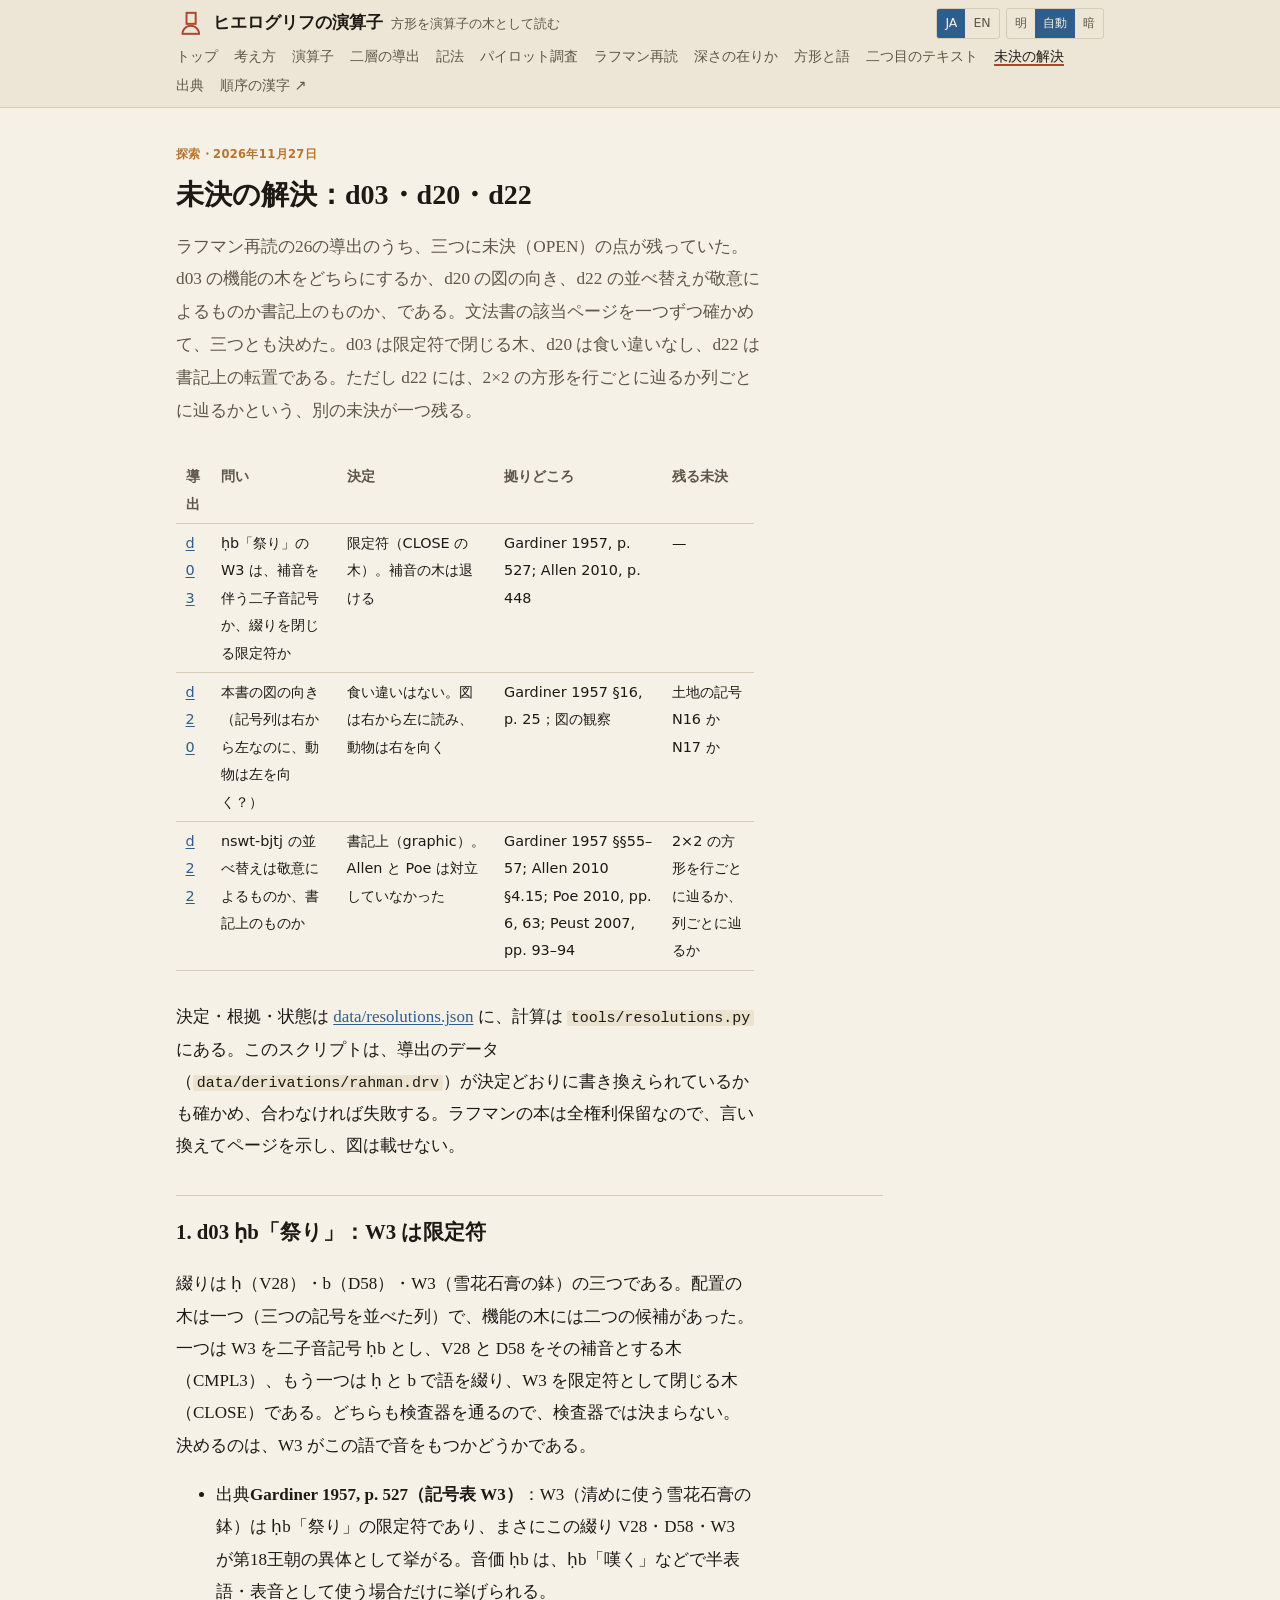
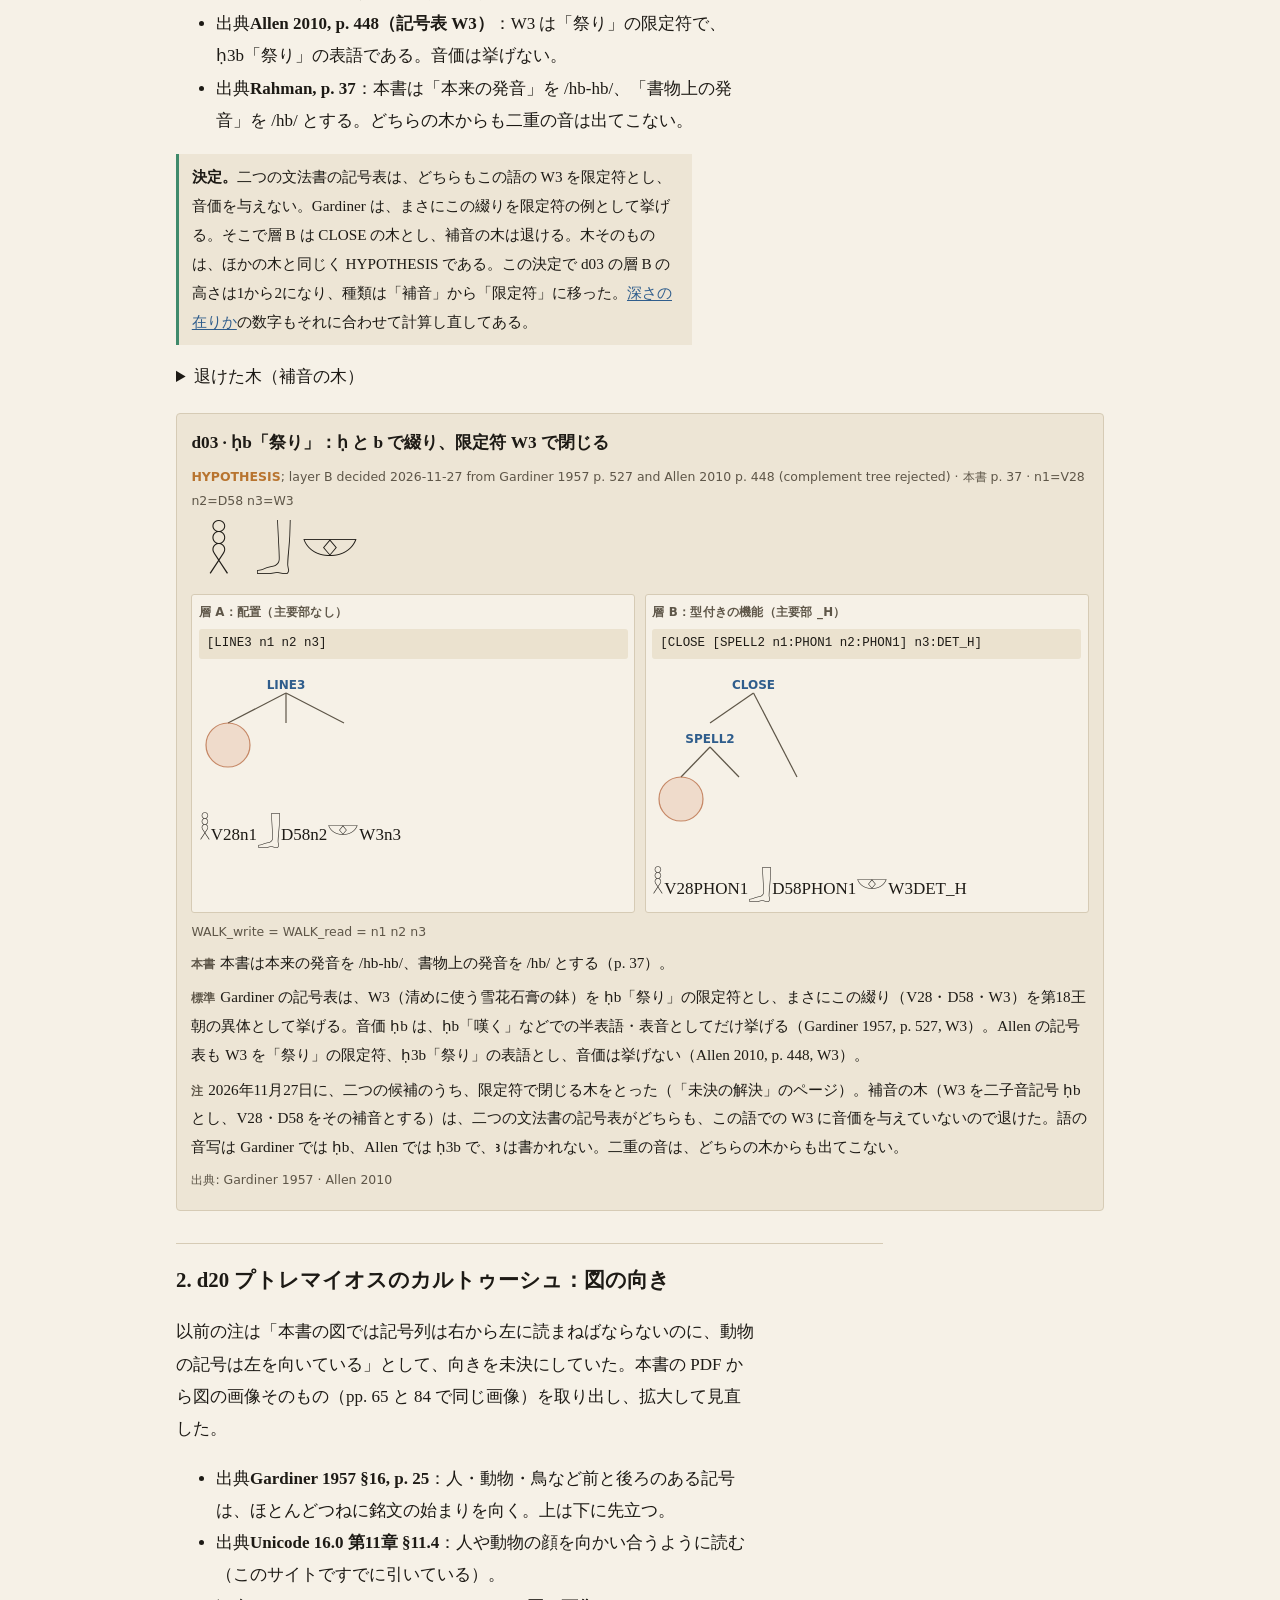
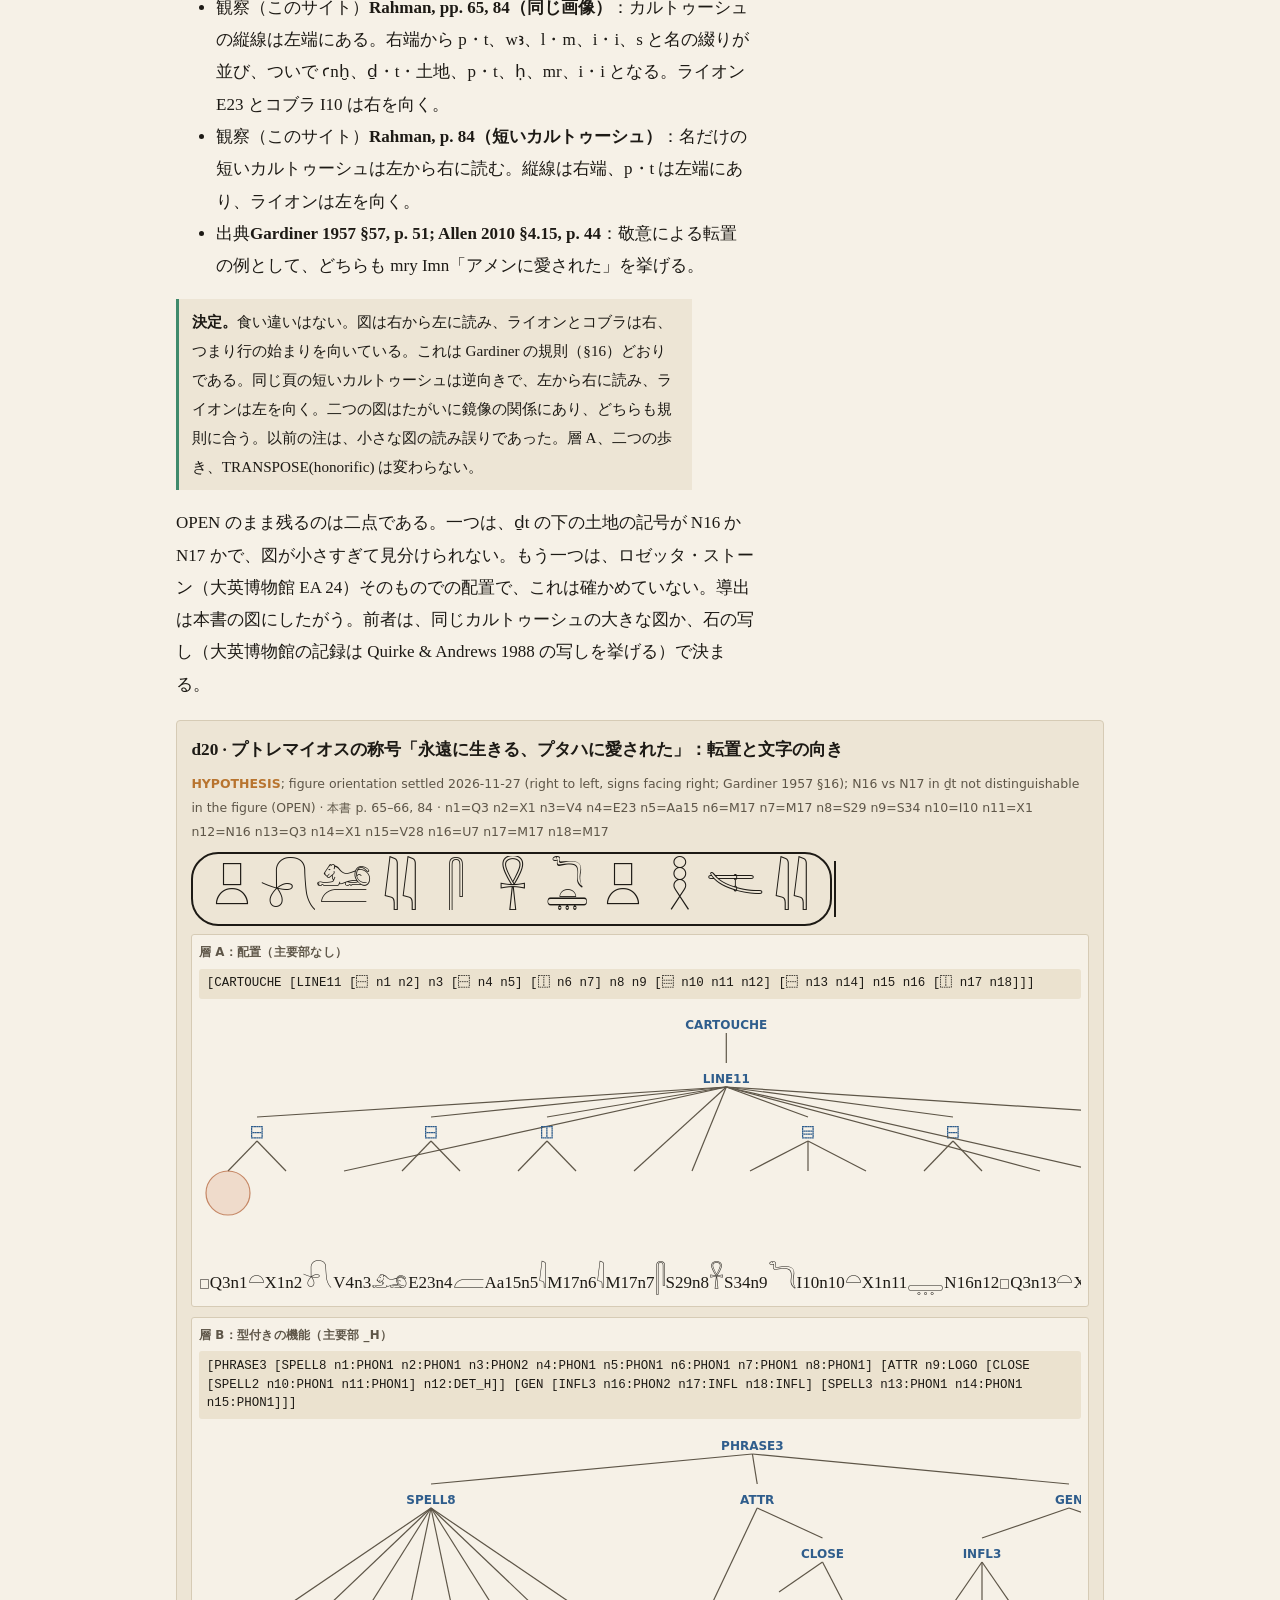
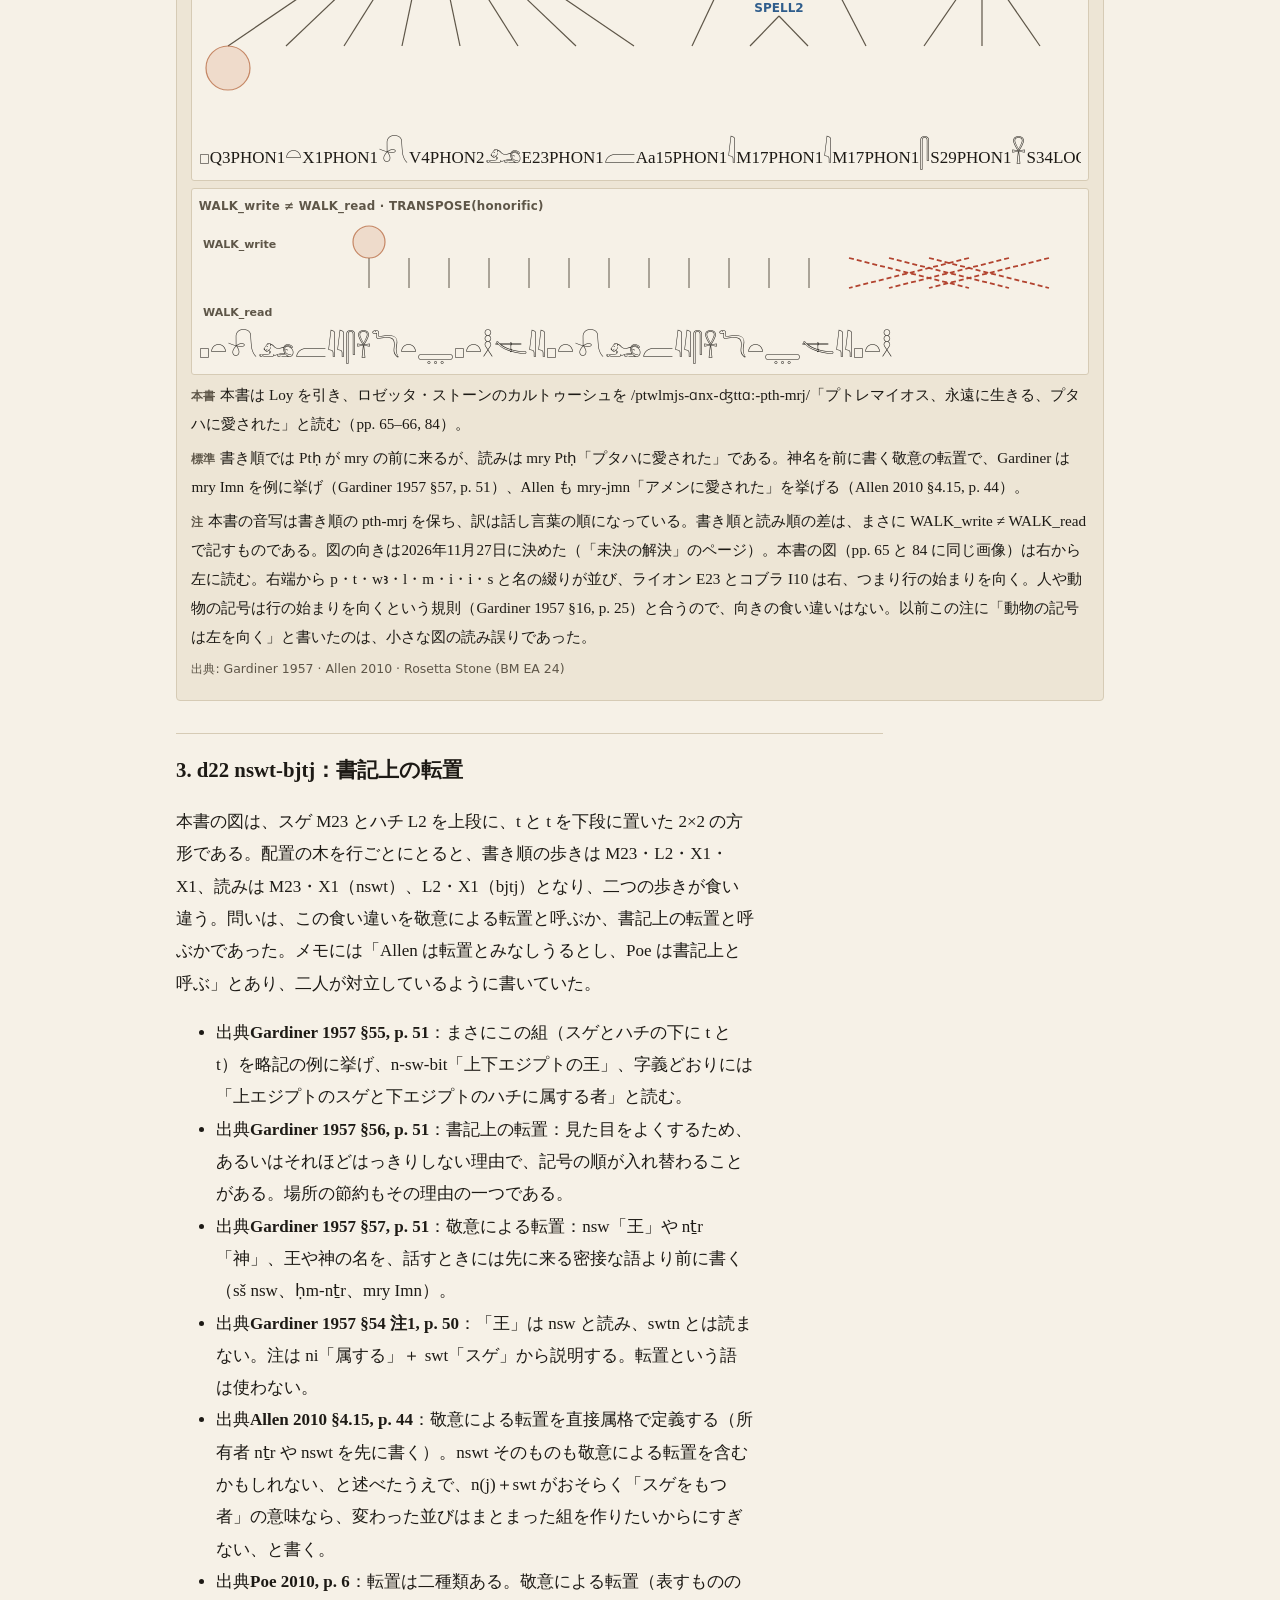
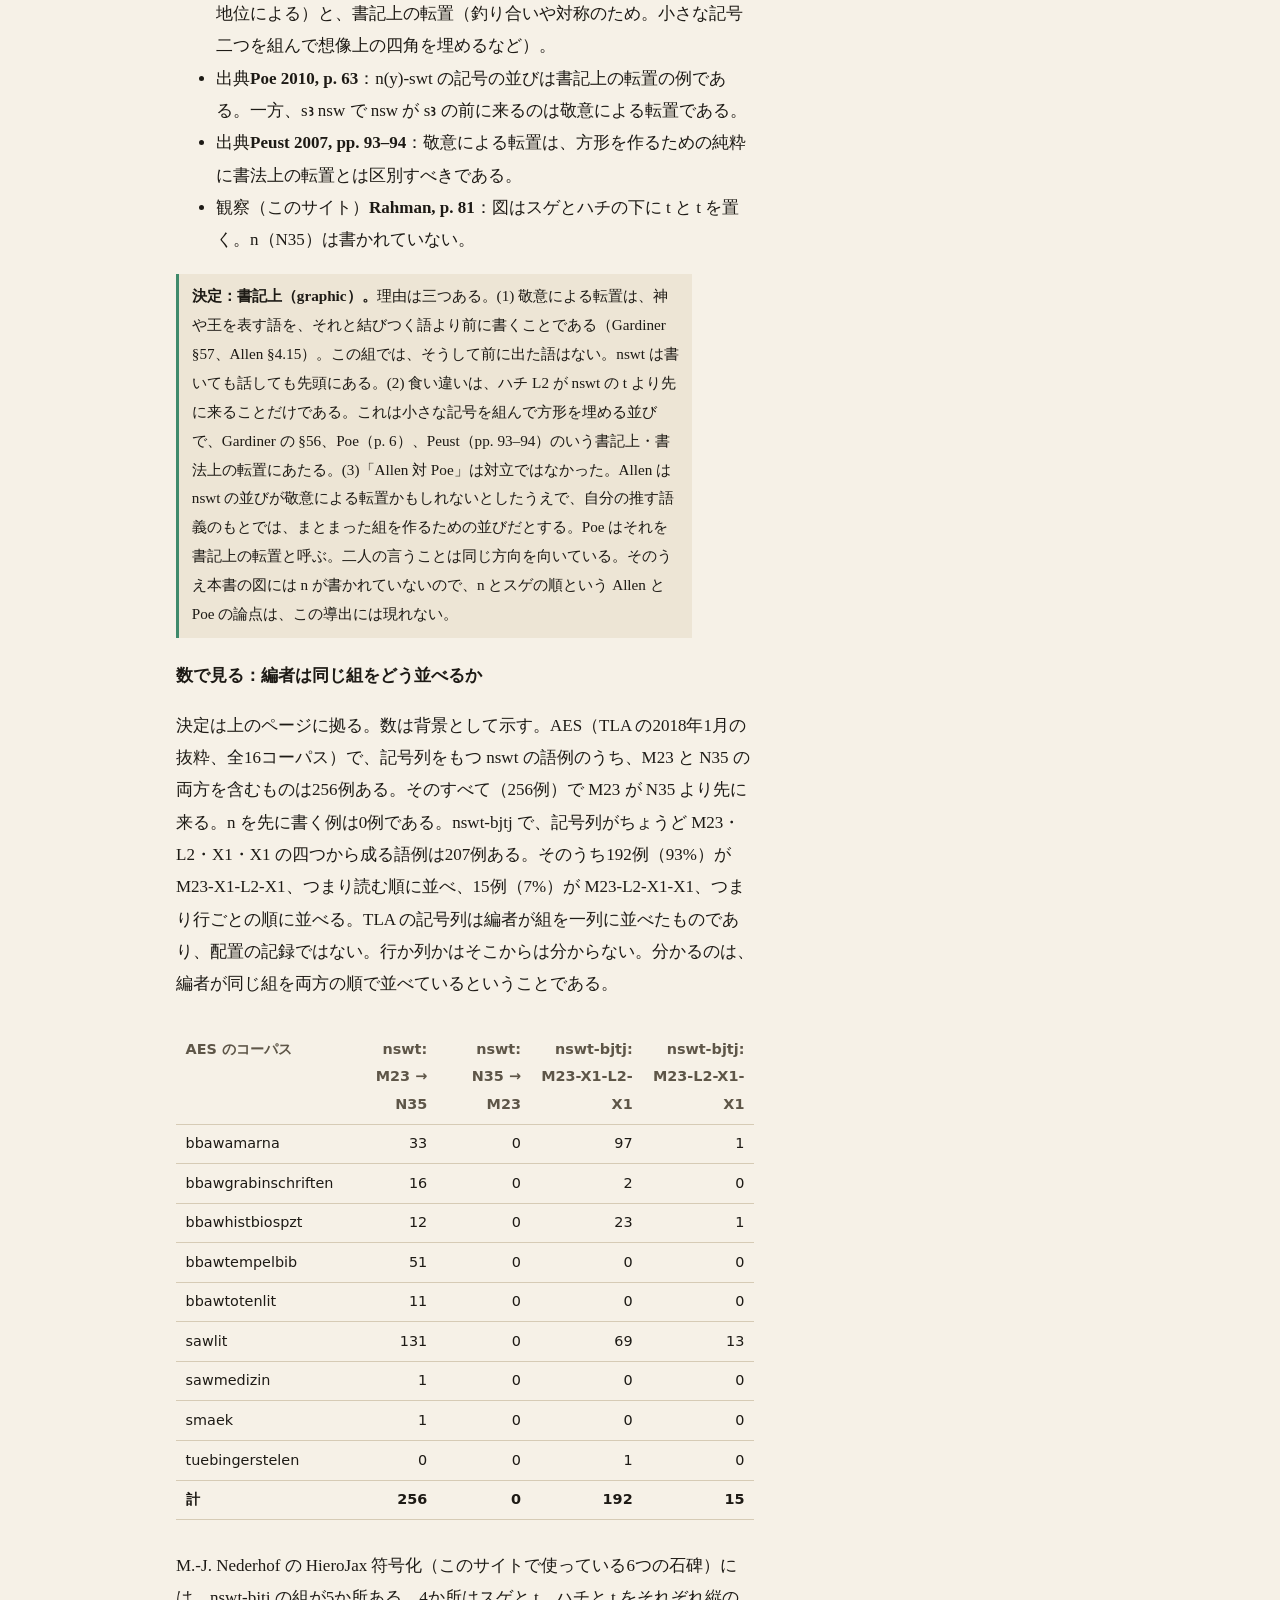
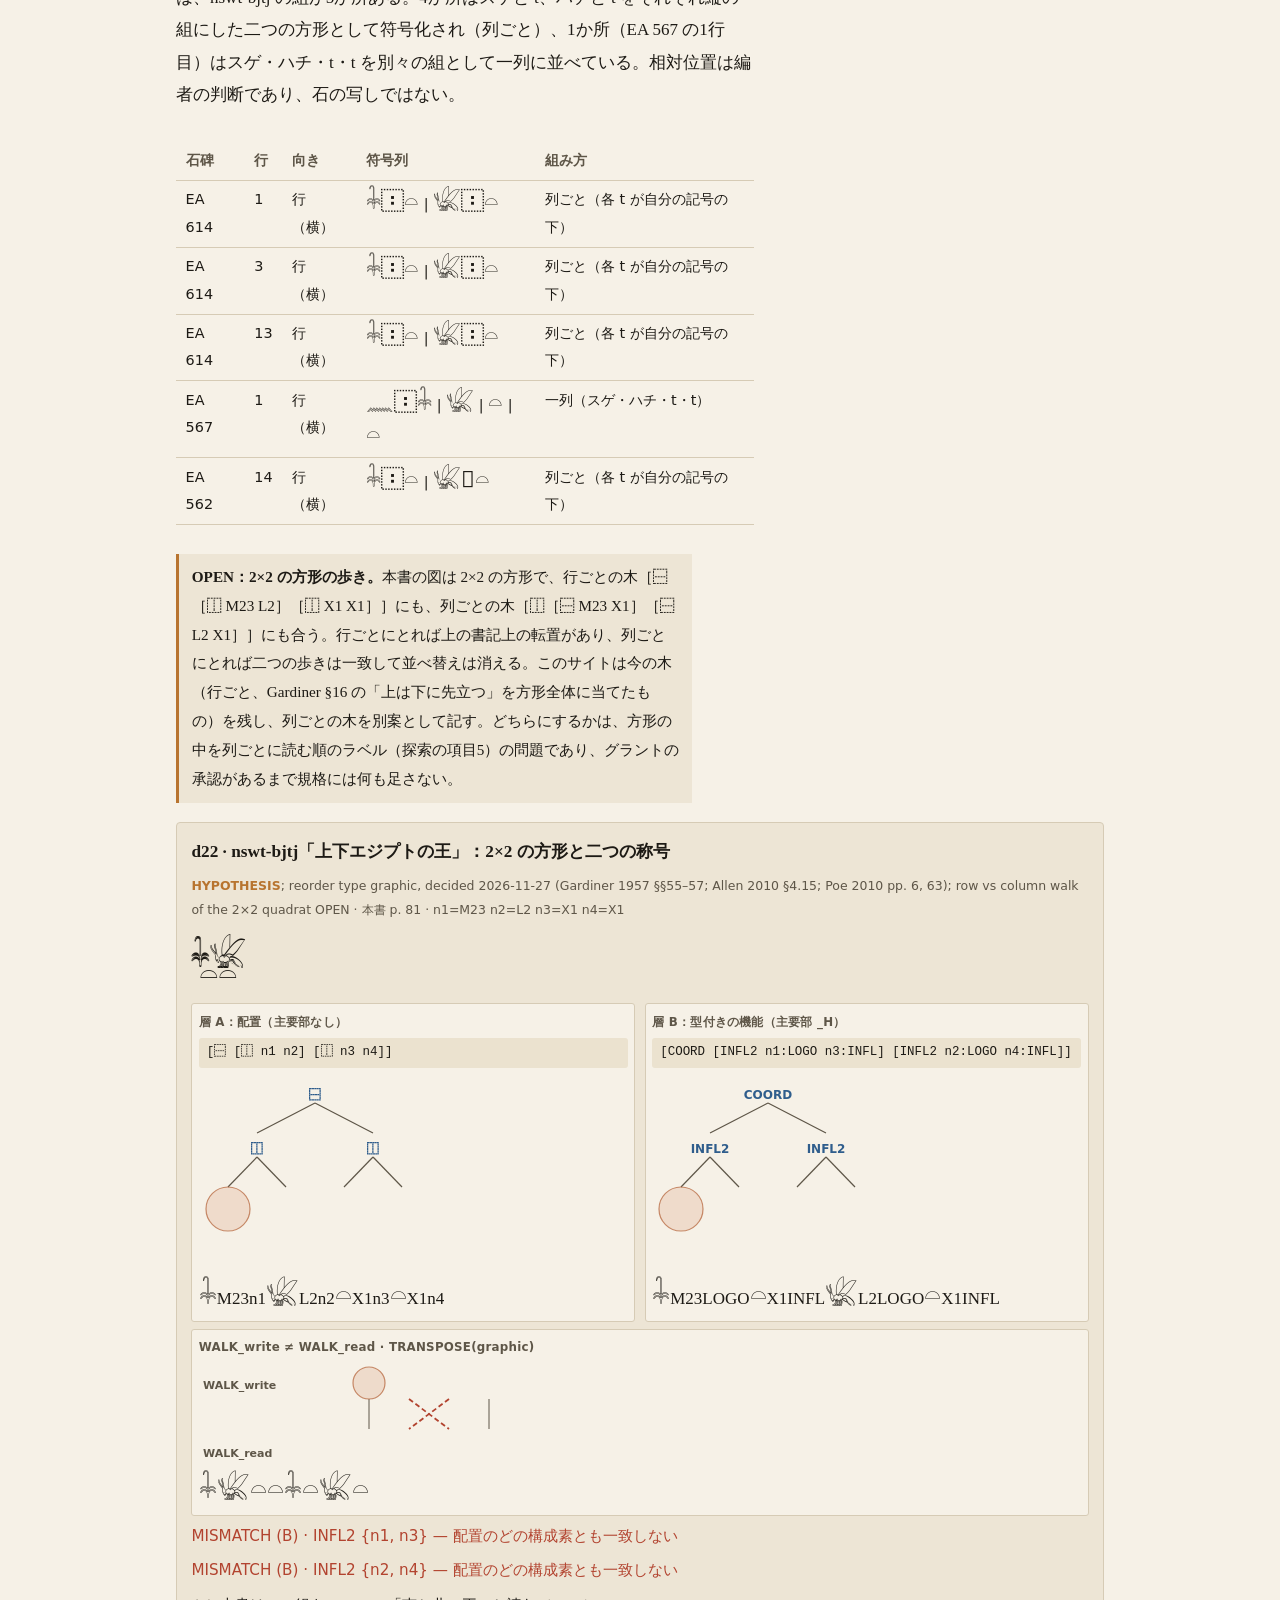
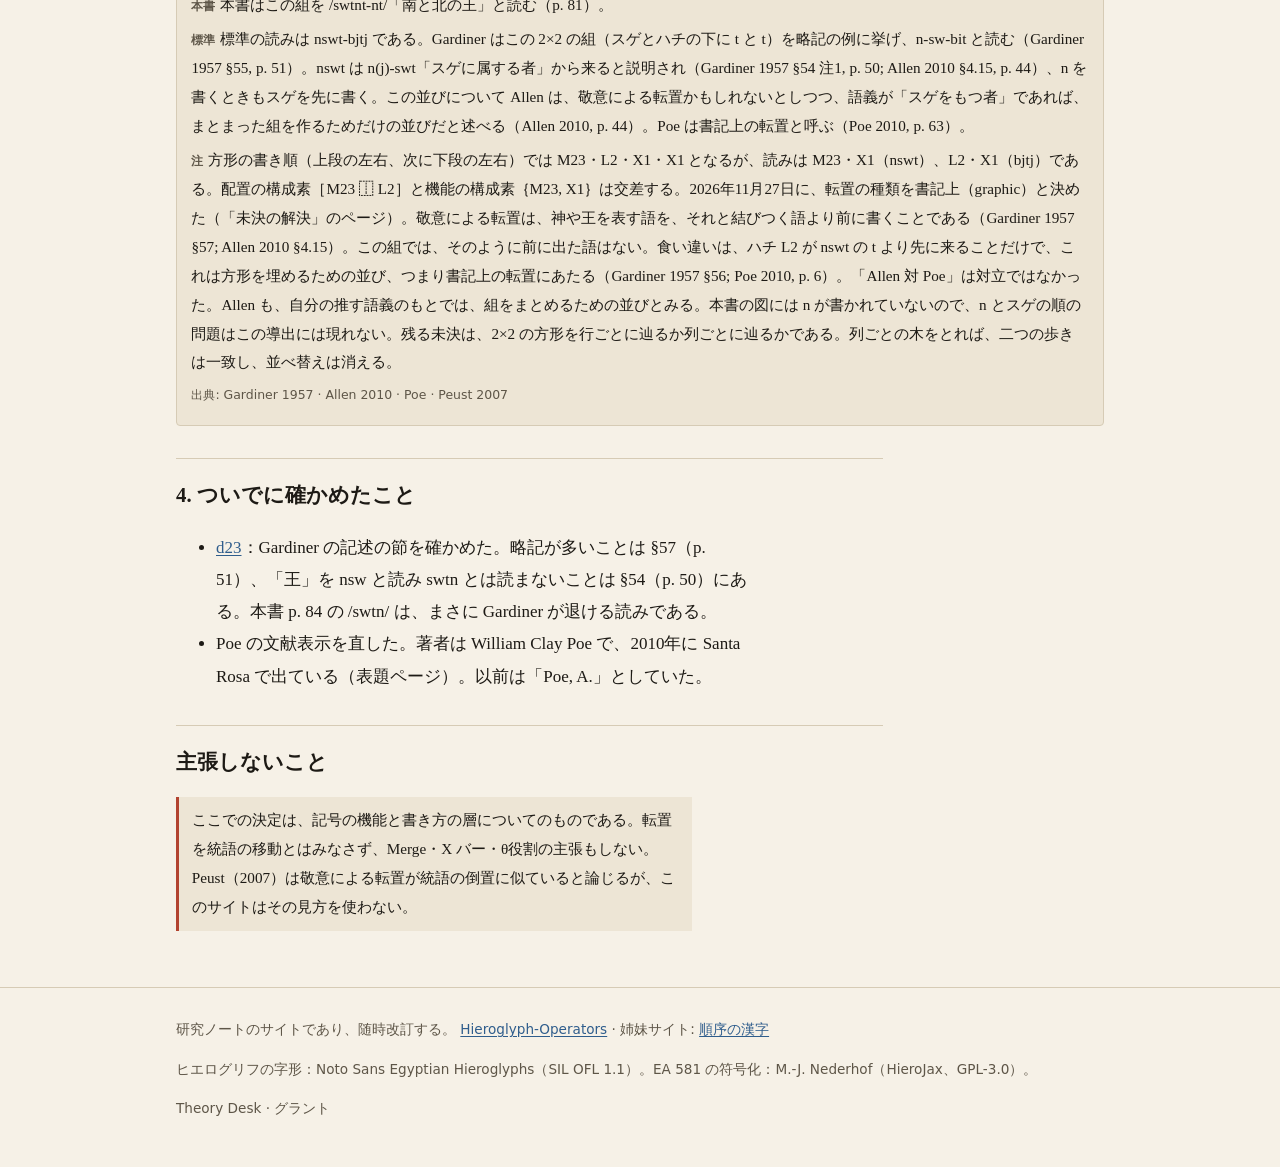
<file: site/resolutions.html>
<!DOCTYPE html>
<html lang="ja" data-lang="ja">
<head>
<meta charset="utf-8">
<meta name="viewport" content="width=device-width, initial-scale=1">
<title>未決の解決 — ヒエログリフの演算子</title>
<meta name="title-ja" content="未決の解決 — ヒエログリフの演算子">
<meta name="title-en" content="Resolutions — Hieroglyph Operators">
<meta name="description" content="Egyptian hieroglyphic quadrats read as operator trees over Gardiner signs. A sister site to Kanji in Order.">
<meta name="color-scheme" content="light dark">
<link rel="icon" href="favicon.svg" type="image/svg+xml">
<link rel="preload" href="fonts/NotoSansEgyptianHieroglyphs-Regular.woff2" as="font" type="font/woff2" crossorigin>
<link rel="stylesheet" href="css/main.css">
<script>
(function () {
  try {
    var r = document.documentElement, t = localStorage.getItem('ho-theme');
    var th = (t === 'light' || t === 'dark') ? t : (matchMedia('(prefers-color-scheme: dark)').matches ? 'dark' : 'light');
    r.setAttribute('data-theme', th); r.style.colorScheme = th;
    var q = (location.search.match(/[?&]lang=(ja|en)/) || [])[1];
    var l = q || localStorage.getItem('ho-lang'); if (l !== 'en' && l !== 'ja') l = 'ja';
    r.lang = l; r.setAttribute('data-lang', l);
  } catch (e) {}
})();
</script>
</head>
<body>
<a class="skip" href="#main"><span class="ja" lang="ja">本文へ</span><span class="en" lang="en">Skip to content</span></a>
<header class="site-header">
  <div class="wrap">
    <a class="brand" href="./"><span class="brand-glyph" aria-hidden="true" data-q="𓊪𓐰𓏏" data-size="1.7em"></span><span class="ja" lang="ja">ヒエログリフの演算子</span><span class="en" lang="en">Hieroglyph Operators</span><small><span class="ja" lang="ja">方形を演算子の木として読む</span><span class="en" lang="en">quadrats as operator trees</span></small></a>
    <div class="controls">
      <form class="seg lang-toggle" aria-label="Language"><label><input type="radio" name="lang" value="ja"><span>JA</span></label><label><input type="radio" name="lang" value="en"><span>EN</span></label></form>
      <form class="seg theme-toggle" aria-label="Theme"><label><input type="radio" name="theme" value="light"><span><span class="ja" lang="ja">明</span><span class="en" lang="en">Light</span></span></label><label><input type="radio" name="theme" value="auto"><span><span class="ja" lang="ja">自動</span><span class="en" lang="en">Auto</span></span></label><label><input type="radio" name="theme" value="dark"><span><span class="ja" lang="ja">暗</span><span class="en" lang="en">Dark</span></span></label></form>
    </div>
    <nav class="primary" aria-label="Primary"><ul><li><a href="./"><span class="ja" lang="ja">トップ</span><span class="en" lang="en">Top</span></a></li><li><a href="concept"><span class="ja" lang="ja">考え方</span><span class="en" lang="en">Concept</span></a></li><li><a href="operators"><span class="ja" lang="ja">演算子</span><span class="en" lang="en">Operators</span></a></li><li><a href="derivations"><span class="ja" lang="ja">二層の導出</span><span class="en" lang="en">Derivations</span></a></li><li><a href="notation"><span class="ja" lang="ja">記法</span><span class="en" lang="en">Notation</span></a></li><li><a href="pilot"><span class="ja" lang="ja">パイロット調査</span><span class="en" lang="en">Pilot</span></a></li><li><a href="rahman"><span class="ja" lang="ja">ラフマン再読</span><span class="en" lang="en">Rahman</span></a></li><li><a href="depth"><span class="ja" lang="ja">深さの在りか</span><span class="en" lang="en">Depth</span></a></li><li><a href="boundaries"><span class="ja" lang="ja">方形と語</span><span class="en" lang="en">Boundaries</span></a></li><li><a href="second-text"><span class="ja" lang="ja">二つ目のテキスト</span><span class="en" lang="en">Second texts</span></a></li><li><a href="resolutions" aria-current="page"><span class="ja" lang="ja">未決の解決</span><span class="en" lang="en">Resolutions</span></a></li><li><a href="sources"><span class="ja" lang="ja">出典</span><span class="en" lang="en">Sources</span></a></li><li><a href="https://kanji-morphology.pages.dev/"><span class="ja" lang="ja">順序の漢字 ↗</span><span class="en" lang="en">Kanji in Order ↗</span></a></li></ul></nav>
  </div>
</header>
<main id="main"><div class="wrap">

<p class="tag"><span class="ja" lang="ja">探索・2026年11月27日</span><span class="en" lang="en">Exploration · 27 Nov 2026</span></p>
<h1><span class="ja" lang="ja">未決の解決：d03・d20・d22</span><span class="en" lang="en">Resolutions: d03, d20 and d22</span></h1>
<p class="lede"><span class="ja" lang="ja">ラフマン再読の26の導出のうち、三つに未決（OPEN）の点が残っていた。d03 の機能の木をどちらにするか、d20 の図の向き、d22 の並べ替えが敬意によるものか書記上のものか、である。文法書の該当ページを一つずつ確かめて、三つとも決めた。d03 は限定符で閉じる木、d20 は食い違いなし、d22 は書記上の転置である。ただし d22 には、2×2 の方形を行ごとに辿るか列ごとに辿るかという、別の未決が一つ残る。</span><span class="en" lang="en">Of the 26 derivations in the Rahman re-read, three still had OPEN points: which function tree d03 takes, the orientation of the d20 figure, and whether the d22 reorder is honorific or graphic. Each was checked against the relevant pages of the grammars, and all three are now decided: d03 is the tree closed by a determinative, d20 has no mismatch, and d22 is a graphic transposition. One further point stays OPEN in d22: whether its 2×2 quadrat is walked by rows or by columns.</span></p>
<div class="table-scroll"><table>
<tr><th><span class="ja" lang="ja">導出</span><span class="en" lang="en">Deriv.</span></th><th><span class="ja" lang="ja">問い</span><span class="en" lang="en">Question</span></th><th><span class="ja" lang="ja">決定</span><span class="en" lang="en">Decision</span></th><th><span class="ja" lang="ja">拠りどころ</span><span class="en" lang="en">Resting on</span></th><th><span class="ja" lang="ja">残る未決</span><span class="en" lang="en">Still OPEN</span></th></tr>
<tr><td><a href="#d03">d03</a></td><td><span class="ja" lang="ja">ḥb「祭り」の W3 は、補音を伴う二子音記号か、綴りを閉じる限定符か</span><span class="en" lang="en">ḥb 'festival': is W3 a biliteral with complements, or a determinative closing the spelling?</span></td><td><span class="ja" lang="ja">限定符（CLOSE の木）。補音の木は退ける</span><span class="en" lang="en">determinative (the CLOSE tree); the complement tree is rejected</span></td><td>Gardiner 1957, p. 527; Allen 2010, p. 448</td><td>—</td></tr>
<tr><td><a href="#d20">d20</a></td><td><span class="ja" lang="ja">本書の図の向き（記号列は右から左なのに、動物は左を向く？）</span><span class="en" lang="en">orientation of the book's figure (sequence right to left, animals facing left?)</span></td><td><span class="ja" lang="ja">食い違いはない。図は右から左に読み、動物は右を向く</span><span class="en" lang="en">no mismatch: the figure reads right to left and the animals face right</span></td><td><span class="ja" lang="ja">Gardiner 1957 §16, p. 25；図の観察</span><span class="en" lang="en">Gardiner 1957, §16, p. 25; observation of the figure</span></td><td><span class="ja" lang="ja">土地の記号 N16 か N17 か</span><span class="en" lang="en">land sign N16 or N17</span></td></tr>
<tr><td><a href="#d22">d22</a></td><td><span class="ja" lang="ja">nswt-bjtj の並べ替えは敬意によるものか、書記上のものか</span><span class="en" lang="en">nswt-bjtj: honorific or graphic reorder?</span></td><td><span class="ja" lang="ja">書記上（graphic）。Allen と Poe は対立していなかった</span><span class="en" lang="en">graphic; Allen and Poe did not in fact disagree</span></td><td>Gardiner 1957 §§55–57; Allen 2010 §4.15; Poe 2010, pp. 6, 63; Peust 2007, pp. 93–94</td><td><span class="ja" lang="ja">2×2 の方形を行ごとに辿るか、列ごとに辿るか</span><span class="en" lang="en">whether the 2×2 quadrat is walked by rows or by columns</span></td></tr>
</table></div>
<p class="meta"><span class="ja" lang="ja">決定・根拠・状態は <a href="https://github.com/crimsonflower420/Hieroglyph-Operators/blob/main/data/resolutions.json">data/resolutions.json</a> に、計算は <code>tools/resolutions.py</code> にある。このスクリプトは、導出のデータ（<code>data/derivations/rahman.drv</code>）が決定どおりに書き換えられているかも確かめ、合わなければ失敗する。ラフマンの本は全権利保留なので、言い換えてページを示し、図は載せない。</span><span class="en" lang="en">Decisions, evidence and status are in <a href="https://github.com/crimsonflower420/Hieroglyph-Operators/blob/main/data/resolutions.json">data/resolutions.json</a>; the script is <code>tools/resolutions.py</code>. It also checks that the derivation data (<code>data/derivations/rahman.drv</code>) have been rewritten to match the decisions, and fails if not. Rahman's book is all rights reserved, so it is paraphrased with page numbers, and its figures are not reproduced.</span></p>

<h2 id="d03"><span class="ja" lang="ja">1. d03 ḥb「祭り」：W3 は限定符</span><span class="en" lang="en">1. d03 ḥb 'festival': W3 is the determinative</span></h2>
<p><span class="ja" lang="ja">綴りは ḥ（V28）・b（D58）・W3（雪花石膏の鉢）の三つである。配置の木は一つ（三つの記号を並べた列）で、機能の木には二つの候補があった。一つは W3 を二子音記号 ḥb とし、V28 と D58 をその補音とする木（CMPL3）、もう一つは ḥ と b で語を綴り、W3 を限定符として閉じる木（CLOSE）である。どちらも検査器を通るので、検査器では決まらない。決めるのは、W3 がこの語で音をもつかどうかである。</span><span class="en" lang="en">The spelling is ḥ (V28), b (D58) and W3 (alabaster basin). There is one layout tree (a row of three signs) and there were two candidate function trees: W3 as the biliteral ḥb with V28 and D58 as its complements (CMPL3), or ḥ and b spelling the word with W3 closing it as determinative (CLOSE). Both pass the checker, so the checker cannot decide. What decides is whether W3 has a sound value in this word.</span></p>
<ul class="ev"><li><span class="k"><span class="ja" lang="ja">出典</span><span class="en" lang="en">source</span></span><span class="ja" lang="ja"><b>Gardiner 1957, p. 527（記号表 W3）</b>：W3（清めに使う雪花石膏の鉢）は ḥb「祭り」の限定符であり、まさにこの綴り V28・D58・W3 が第18王朝の異体として挙がる。音価 ḥb は、ḥb「嘆く」などで半表語・表音として使う場合だけに挙げられる。</span><span class="en" lang="en"><b>Gardiner 1957, p. 527 (sign list W3)</b>: W3 (basin of alabaster used in purifications) is the determinative of ḥb 'feast', and exactly this spelling, V28 D58 W3, is cited as the Dyn. XVIII variant. The value ḥb is given only for its use as semi-ideogram or phonogram in words such as ḥb 'mourn'.</span></li><li><span class="k"><span class="ja" lang="ja">出典</span><span class="en" lang="en">source</span></span><span class="ja" lang="ja"><b>Allen 2010, p. 448（記号表 W3）</b>：W3 は「祭り」の限定符で、ḥ3b「祭り」の表語である。音価は挙げない。</span><span class="en" lang="en"><b>Allen 2010, p. 448 (sign list W3)</b>: W3 is the determinative FEAST and the ideogram for ḥ3b 'feast'. No sound value is listed.</span></li><li><span class="k"><span class="ja" lang="ja">出典</span><span class="en" lang="en">source</span></span><span class="ja" lang="ja"><b>Rahman, p. 37</b>：本書は「本来の発音」を /hb-hb/、「書物上の発音」を /hb/ とする。どちらの木からも二重の音は出てこない。</span><span class="en" lang="en"><b>Rahman, p. 37</b>: The book gives /hb-hb/ as the 'authentic' and /hb/ as the 'bookish' pronunciation. Neither tree yields a doubled sound.</span></li></ul>
<div class="flag ok"><span class="ja" lang="ja"><b>決定。</b>二つの文法書の記号表は、どちらもこの語の W3 を限定符とし、音価を与えない。Gardiner は、まさにこの綴りを限定符の例として挙げる。そこで層 B は CLOSE の木とし、補音の木は退ける。木そのものは、ほかの木と同じく HYPOTHESIS である。この決定で d03 の層 B の高さは1から2になり、種類は「補音」から「限定符」に移った。<a href="depth">深さの在りか</a>の数字もそれに合わせて計算し直してある。</span><span class="en" lang="en"><b>Decision.</b> Both grammars' sign lists treat W3 in this word as a determinative and give it no sound value; Gardiner cites exactly this spelling as the example. Layer B is therefore the CLOSE tree, and the complement tree is rejected. The tree itself, like every tree here, is a HYPOTHESIS. With this decision the height of d03's layer B goes from 1 to 2, and d03 moves from 'complements' to 'determinatives'. The figures on <a href="depth">Where the depth sits</a> have been recomputed to match.</span></div>
<details><summary><span class="ja" lang="ja">退けた木（補音の木）</span><span class="en" lang="en">The rejected tree (complements)</span></summary><pre class="bracket">[CMPL3 n1:COMPL n2:COMPL n3:PHON2]</pre><div class="svgscroll"><svg class="dtree" viewBox="0 0 174 150" width="174" height="150" role="img" aria-label="[CMPL3 n1:COMPL n2:COMPL n3:PHON2]"><line x1="87.0" y1="30.0" x2="29.0" y2="60.0" class="edge"/><line x1="87.0" y1="30.0" x2="87.0" y2="60.0" class="edge"/><line x1="87.0" y1="30.0" x2="145.0" y2="60.0" class="edge"/><text x="87.0" y="26.0" class="op" text-anchor="middle">CMPL3</text><circle cx="29.0" cy="82.0" r="22" class="leafbg" style="--h:20"/><text x="29.0" y="92.0" class="hg" text-anchor="middle"><span class="h">𓎛</span></text><text x="29.0" y="116.0" class="code" text-anchor="middle">V28</text><text x="29.0" y="130.0" class="role" text-anchor="middle">COMPL</text><circle cx="87.0" cy="82.0" r="22" class="leafbg" style="--h:140"/><text x="87.0" y="92.0" class="hg" text-anchor="middle"><span class="h">𓃀</span></text><text x="87.0" y="116.0" class="code" text-anchor="middle">D58</text><text x="87.0" y="130.0" class="role" text-anchor="middle">COMPL</text><circle cx="145.0" cy="82.0" r="22" class="leafbg" style="--h:260"/><text x="145.0" y="92.0" class="hg" text-anchor="middle"><span class="h">𓎱</span></text><text x="145.0" y="116.0" class="code" text-anchor="middle">W3</text><text x="145.0" y="130.0" class="role" text-anchor="middle">PHON2</text></svg></div></details>
<section class="drv" id="card-d03">
<h3>d03 · <span class="ja" lang="ja">ḥb「祭り」：ḥ と b で綴り、限定符 W3 で閉じる</span><span class="en" lang="en">ḥb 'festival': spelled ḥ, b and closed by the determinative W3</span></h3>
<p class="meta"><b>HYPOTHESIS</b>; layer B decided 2026-11-27 from Gardiner 1957 p. 527 and Allen 2010 p. 448 (complement tree rejected) · <span class="ja" lang="ja">本書</span><span class="en" lang="en">book</span> p. 37 · n1=V28 n2=D58 n3=W3</p>
<div class="qrow"><span data-q="𓎛" data-size="3.2em"></span><span data-q="𓃀" data-size="3.2em"></span><span data-q="𓎱" data-size="3.2em"></span></div>
<div class="layers"><div class="layer"><div class="lab"><span class="ja" lang="ja">層 A：配置（主要部なし）</span><span class="en" lang="en">Layer A: layout (headless)</span></div><pre class="bracket">[LINE3 n1 n2 n3]</pre><div class="svgscroll"><svg class="dtree" viewBox="0 0 174 150" width="174" height="150" role="img" aria-label="[LINE3 n1 n2 n3]"><line x1="87.0" y1="30.0" x2="29.0" y2="60.0" class="edge"/><line x1="87.0" y1="30.0" x2="87.0" y2="60.0" class="edge"/><line x1="87.0" y1="30.0" x2="145.0" y2="60.0" class="edge"/><text x="87.0" y="26.0" class="op" text-anchor="middle">LINE3</text><circle cx="29.0" cy="82.0" r="22" class="leafbg" style="--h:20"/><text x="29.0" y="92.0" class="hg" text-anchor="middle"><span class="h">𓎛</span></text><text x="29.0" y="116.0" class="code" text-anchor="middle">V28</text><text x="29.0" y="130.0" class="role" text-anchor="middle">n1</text><circle cx="87.0" cy="82.0" r="22" class="leafbg" style="--h:140"/><text x="87.0" y="92.0" class="hg" text-anchor="middle"><span class="h">𓃀</span></text><text x="87.0" y="116.0" class="code" text-anchor="middle">D58</text><text x="87.0" y="130.0" class="role" text-anchor="middle">n2</text><circle cx="145.0" cy="82.0" r="22" class="leafbg" style="--h:260"/><text x="145.0" y="92.0" class="hg" text-anchor="middle"><span class="h">𓎱</span></text><text x="145.0" y="116.0" class="code" text-anchor="middle">W3</text><text x="145.0" y="130.0" class="role" text-anchor="middle">n3</text></svg></div></div><div class="layer"><div class="lab"><span class="ja" lang="ja">層 B：型付きの機能（主要部 _H）</span><span class="en" lang="en">Layer B: typed function (heads _H)</span></div><pre class="bracket">[CLOSE [SPELL2 n1:PHON1 n2:PHON1] n3:DET_H]</pre><div class="svgscroll"><svg class="dtree" viewBox="0 0 174 204" width="174" height="204" role="img" aria-label="[CLOSE [SPELL2 n1:PHON1 n2:PHON1] n3:DET_H]"><line x1="101.5" y1="30.0" x2="58.0" y2="60.0" class="edge"/><line x1="58.0" y1="84.0" x2="29.0" y2="114.0" class="edge"/><line x1="58.0" y1="84.0" x2="87.0" y2="114.0" class="edge"/><text x="58.0" y="80.0" class="op" text-anchor="middle">SPELL2</text><line x1="101.5" y1="30.0" x2="145.0" y2="114.0" class="edge"/><text x="101.5" y="26.0" class="op" text-anchor="middle">CLOSE</text><circle cx="29.0" cy="136.0" r="22" class="leafbg" style="--h:20"/><text x="29.0" y="146.0" class="hg" text-anchor="middle"><span class="h">𓎛</span></text><text x="29.0" y="170.0" class="code" text-anchor="middle">V28</text><text x="29.0" y="184.0" class="role" text-anchor="middle">PHON1</text><circle cx="87.0" cy="136.0" r="22" class="leafbg" style="--h:140"/><text x="87.0" y="146.0" class="hg" text-anchor="middle"><span class="h">𓃀</span></text><text x="87.0" y="170.0" class="code" text-anchor="middle">D58</text><text x="87.0" y="184.0" class="role" text-anchor="middle">PHON1</text><circle cx="145.0" cy="136.0" r="22" class="leafbg" style="--h:260"/><text x="145.0" y="146.0" class="hg" text-anchor="middle"><span class="h">𓎱</span></text><text x="145.0" y="170.0" class="code" text-anchor="middle">W3</text><text x="145.0" y="184.0" class="role head" text-anchor="middle">DET_H</text></svg></div></div></div>
<p class="meta">WALK_write = WALK_read = n1 n2 n3</p>
<p><span class="k"><span class="ja" lang="ja">本書</span><span class="en" lang="en">Book</span></span><span class="ja" lang="ja">本書は本来の発音を /hb-hb/、書物上の発音を /hb/ とする（p. 37）。</span><span class="en" lang="en">The book gives /hb-hb/ as authentic and /hb/ as bookish (p. 37).</span></p>
<p><span class="k"><span class="ja" lang="ja">標準</span><span class="en" lang="en">Standard</span></span><span class="ja" lang="ja">Gardiner の記号表は、W3（清めに使う雪花石膏の鉢）を ḥb「祭り」の限定符とし、まさにこの綴り（V28・D58・W3）を第18王朝の異体として挙げる。音価 ḥb は、ḥb「嘆く」などでの半表語・表音としてだけ挙げる（Gardiner 1957, p. 527, W3）。Allen の記号表も W3 を「祭り」の限定符、ḥ3b「祭り」の表語とし、音価は挙げない（Allen 2010, p. 448, W3）。</span><span class="en" lang="en">Gardiner's sign list makes W3 (alabaster basin used in purifications) the determinative of ḥb 'feast' and cites exactly this spelling (V28, D58, W3) as a Dyn. XVIII variant; it gives the value ḥb only as semi-ideogram or phonogram in words such as ḥb 'mourn' (Gardiner 1957, p. 527, W3). Allen's sign list likewise has W3 as determinative FEAST and ideogram for ḥ3b 'feast', with no phonetic value (Allen 2010, p. 448, W3).</span></p>
<p><span class="k"><span class="ja" lang="ja">注</span><span class="en" lang="en">Note</span></span><span class="ja" lang="ja">2026年11月27日に、二つの候補のうち、限定符で閉じる木をとった（「未決の解決」のページ）。補音の木（W3 を二子音記号 ḥb とし、V28・D58 をその補音とする）は、二つの文法書の記号表がどちらも、この語での W3 に音価を与えていないので退けた。語の音写は Gardiner では ḥb、Allen では ḥ3b で、ꜣ は書かれない。二重の音は、どちらの木からも出てこない。</span><span class="en" lang="en">Decided on 27 Nov 2026 (see the Resolutions page): of the two candidates, the tree closed by a determinative is kept. The complement tree (W3 as the biliteral ḥb with V28 and D58 as its complements) is rejected, because neither grammar's sign list gives W3 a sound value in this word. The word is ḥb in Gardiner and ḥ3b in Allen; the ꜣ is not written. Neither tree yields a doubled sound.</span></p>
<p class="meta"><span class="ja" lang="ja">出典</span><span class="en" lang="en">Refs</span>: Gardiner 1957 · Allen 2010</p>
</section>

<h2 id="d20"><span class="ja" lang="ja">2. d20 プトレマイオスのカルトゥーシュ：図の向き</span><span class="en" lang="en">2. d20 Ptolemy's cartouche: the orientation of the figure</span></h2>
<p><span class="ja" lang="ja">以前の注は「本書の図では記号列は右から左に読まねばならないのに、動物の記号は左を向いている」として、向きを未決にしていた。本書の PDF から図の画像そのもの（pp. 65 と 84 で同じ画像）を取り出し、拡大して見直した。</span><span class="en" lang="en">The earlier note said that 'in the book's figure the sequence must be read right to left while the animal signs face left' and left the orientation OPEN. The image itself (the same image on pp. 65 and 84) was extracted from the book's PDF and re-examined enlarged.</span></p>
<ul class="ev"><li><span class="k"><span class="ja" lang="ja">出典</span><span class="en" lang="en">source</span></span><span class="ja" lang="ja"><b>Gardiner 1957 §16, p. 25</b>：人・動物・鳥など前と後ろのある記号は、ほとんどつねに銘文の始まりを向く。上は下に先立つ。</span><span class="en" lang="en"><b>Gardiner 1957, §16, p. 25</b>: Signs of persons, animals and birds, and others with a front and a back, almost always face the beginning of the inscription; upper comes before lower.</span></li><li><span class="k"><span class="ja" lang="ja">出典</span><span class="en" lang="en">source</span></span><span class="ja" lang="ja"><b>Unicode 16.0 第11章 §11.4</b>：人や動物の顔を向かい合うように読む（このサイトですでに引いている）。</span><span class="en" lang="en"><b>Unicode 16.0, ch. 11, §11.4</b>: One reads a line facing into the faces of people or animals (already cited on this site).</span></li><li><span class="k"><span class="ja" lang="ja">観察（このサイト）</span><span class="en" lang="en">observation (this site)</span></span><span class="ja" lang="ja"><b>Rahman, pp. 65, 84（同じ画像）</b>：カルトゥーシュの縦線は左端にある。右端から p・t、wꜣ、l・m、i・i、s と名の綴りが並び、ついで ꜥnḫ、ḏ・t・土地、p・t、ḥ、mr、i・i となる。ライオン E23 とコブラ I10 は右を向く。</span><span class="en" lang="en"><b>Rahman, pp. 65, 84 (the same image)</b>: The cartouche's vertical line is at the left end. From the right end the name runs p·t, wꜣ, l·m, i·i, s, then ꜥnḫ, ḏ·t·land, p·t, ḥ, mr, i·i. The lion E23 and the cobra I10 face right.</span></li><li><span class="k"><span class="ja" lang="ja">観察（このサイト）</span><span class="en" lang="en">observation (this site)</span></span><span class="ja" lang="ja"><b>Rahman, p. 84（短いカルトゥーシュ）</b>：名だけの短いカルトゥーシュは左から右に読む。縦線は右端、p・t は左端にあり、ライオンは左を向く。</span><span class="en" lang="en"><b>Rahman, p. 84 (short cartouche)</b>: The short cartouche with the name only reads left to right: the vertical line is at the right end, p·t at the left end, and the lion faces left.</span></li><li><span class="k"><span class="ja" lang="ja">出典</span><span class="en" lang="en">source</span></span><span class="ja" lang="ja"><b>Gardiner 1957 §57, p. 51; Allen 2010 §4.15, p. 44</b>：敬意による転置の例として、どちらも mry Imn「アメンに愛された」を挙げる。</span><span class="en" lang="en"><b>Gardiner 1957, §57, p. 51; Allen 2010, §4.15, p. 44</b>: Both give mry Imn 'beloved of Amun' as an example of honorific transposition.</span></li></ul>
<div class="flag ok"><span class="ja" lang="ja"><b>決定。</b>食い違いはない。図は右から左に読み、ライオンとコブラは右、つまり行の始まりを向いている。これは Gardiner の規則（§16）どおりである。同じ頁の短いカルトゥーシュは逆向きで、左から右に読み、ライオンは左を向く。二つの図はたがいに鏡像の関係にあり、どちらも規則に合う。以前の注は、小さな図の読み誤りであった。層 A、二つの歩き、TRANSPOSE(honorific) は変わらない。</span><span class="en" lang="en"><b>Decision.</b> There is no mismatch. The figure reads right to left, and the lion and the cobra face right, towards the start of the line, as Gardiner's rule (§16) requires. The short cartouche on the same page runs the other way, left to right, with the lion facing left. The two figures mirror each other, and both follow the rule. The earlier note was a misreading of the small figure. Layer A, the two walks and TRANSPOSE(honorific) are unchanged.</span></div>
<p><span class="ja" lang="ja">OPEN のまま残るのは二点である。一つは、ḏt の下の土地の記号が N16 か N17 かで、図が小さすぎて見分けられない。もう一つは、ロゼッタ・ストーン（大英博物館 EA 24）そのものでの配置で、これは確かめていない。導出は本書の図にしたがう。前者は、同じカルトゥーシュの大きな図か、石の写し（大英博物館の記録は Quirke & Andrews 1988 の写しを挙げる）で決まる。</span><span class="en" lang="en">Two points stay OPEN. One is whether the land sign under ḏt is N16 or N17; the figure is too small to tell. The other is the layout on the Rosetta Stone itself (British Museum EA 24), which was not checked; the derivation follows the book's figure. The first would be decided by a larger image of the same cartouche or a facsimile of the stone (the BM record lists the facsimile drawing by Quirke & Andrews 1988).</span></p>
<section class="drv" id="card-d20">
<h3>d20 · <span class="ja" lang="ja">プトレマイオスの称号「永遠に生きる、プタハに愛された」：転置と文字の向き</span><span class="en" lang="en">Ptolemy's epithet 'ever-living, beloved of Ptah': transposition and sign orientation</span></h3>
<p class="meta"><b>HYPOTHESIS</b>; figure orientation settled 2026-11-27 (right to left, signs facing right; Gardiner 1957 §16); N16 vs N17 in ḏt not distinguishable in the figure (OPEN) · <span class="ja" lang="ja">本書</span><span class="en" lang="en">book</span> p. 65–66, 84 · n1=Q3 n2=X1 n3=V4 n4=E23 n5=Aa15 n6=M17 n7=M17 n8=S29 n9=S34 n10=I10 n11=X1 n12=N16 n13=Q3 n14=X1 n15=V28 n16=U7 n17=M17 n18=M17</p>
<div class="qrow cart"><span data-q="𓊪𓐰𓏏" data-size="3.2em"></span><span data-q="𓍯" data-size="3.2em"></span><span data-q="𓃭𓐰𓐝" data-size="3.2em"></span><span data-q="𓇋𓐱𓇋" data-size="3.2em"></span><span data-q="𓋴" data-size="3.2em"></span><span data-q="𓋹" data-size="3.2em"></span><span data-q="𓆓𓐰𓏏𓐰𓇾" data-size="3.2em"></span><span data-q="𓊪𓐰𓏏" data-size="3.2em"></span><span data-q="𓎛" data-size="3.2em"></span><span data-q="𓌻" data-size="3.2em"></span><span data-q="𓇋𓐱𓇋" data-size="3.2em"></span></div>
<div class="layers one"><div class="layer"><div class="lab"><span class="ja" lang="ja">層 A：配置（主要部なし）</span><span class="en" lang="en">Layer A: layout (headless)</span></div><pre class="bracket">[CARTOUCHE [LINE11 [⿱ n1 n2] n3 [⿱ n4 n5] [⿰ n6 n7] n8 n9 [⿳ n10 n11 n12] [⿱ n13 n14] n15 n16 [⿰ n17 n18]]]</pre><div class="svgscroll"><svg class="dtree" viewBox="0 0 1044 258" width="1044" height="258" role="img" aria-label="[CARTOUCHE [LINE11 [⿱ n1 n2] n3 [⿱ n4 n5] [⿰ n6 n7] n8 n9 [⿳ n10 n11 n12] [⿱ n13 n14] n15 n16 [⿰ n17 n18]]]"><line x1="527.3" y1="30.0" x2="527.3" y2="60.0" class="edge"/><line x1="527.3" y1="84.0" x2="58.0" y2="114.0" class="edge"/><line x1="58.0" y1="138.0" x2="29.0" y2="168.0" class="edge"/><line x1="58.0" y1="138.0" x2="87.0" y2="168.0" class="edge"/><text x="58.0" y="134.0" class="op" text-anchor="middle">⿱</text><line x1="527.3" y1="84.0" x2="145.0" y2="168.0" class="edge"/><line x1="527.3" y1="84.0" x2="232.0" y2="114.0" class="edge"/><line x1="232.0" y1="138.0" x2="203.0" y2="168.0" class="edge"/><line x1="232.0" y1="138.0" x2="261.0" y2="168.0" class="edge"/><text x="232.0" y="134.0" class="op" text-anchor="middle">⿱</text><line x1="527.3" y1="84.0" x2="348.0" y2="114.0" class="edge"/><line x1="348.0" y1="138.0" x2="319.0" y2="168.0" class="edge"/><line x1="348.0" y1="138.0" x2="377.0" y2="168.0" class="edge"/><text x="348.0" y="134.0" class="op" text-anchor="middle">⿰</text><line x1="527.3" y1="84.0" x2="435.0" y2="168.0" class="edge"/><line x1="527.3" y1="84.0" x2="493.0" y2="168.0" class="edge"/><line x1="527.3" y1="84.0" x2="609.0" y2="114.0" class="edge"/><line x1="609.0" y1="138.0" x2="551.0" y2="168.0" class="edge"/><line x1="609.0" y1="138.0" x2="609.0" y2="168.0" class="edge"/><line x1="609.0" y1="138.0" x2="667.0" y2="168.0" class="edge"/><text x="609.0" y="134.0" class="op" text-anchor="middle">⿳</text><line x1="527.3" y1="84.0" x2="754.0" y2="114.0" class="edge"/><line x1="754.0" y1="138.0" x2="725.0" y2="168.0" class="edge"/><line x1="754.0" y1="138.0" x2="783.0" y2="168.0" class="edge"/><text x="754.0" y="134.0" class="op" text-anchor="middle">⿱</text><line x1="527.3" y1="84.0" x2="841.0" y2="168.0" class="edge"/><line x1="527.3" y1="84.0" x2="899.0" y2="168.0" class="edge"/><line x1="527.3" y1="84.0" x2="986.0" y2="114.0" class="edge"/><line x1="986.0" y1="138.0" x2="957.0" y2="168.0" class="edge"/><line x1="986.0" y1="138.0" x2="1015.0" y2="168.0" class="edge"/><text x="986.0" y="134.0" class="op" text-anchor="middle">⿰</text><text x="527.3" y="80.0" class="op" text-anchor="middle">LINE11</text><text x="527.3" y="26.0" class="op" text-anchor="middle">CARTOUCHE</text><circle cx="29.0" cy="190.0" r="22" class="leafbg" style="--h:20"/><text x="29.0" y="200.0" class="hg" text-anchor="middle"><span class="h">𓊪</span></text><text x="29.0" y="224.0" class="code" text-anchor="middle">Q3</text><text x="29.0" y="238.0" class="role" text-anchor="middle">n1</text><circle cx="87.0" cy="190.0" r="22" class="leafbg" style="--h:40"/><text x="87.0" y="200.0" class="hg" text-anchor="middle"><span class="h">𓏏</span></text><text x="87.0" y="224.0" class="code" text-anchor="middle">X1</text><text x="87.0" y="238.0" class="role" text-anchor="middle">n2</text><circle cx="145.0" cy="190.0" r="22" class="leafbg" style="--h:60"/><text x="145.0" y="200.0" class="hg" text-anchor="middle"><span class="h">𓍯</span></text><text x="145.0" y="224.0" class="code" text-anchor="middle">V4</text><text x="145.0" y="238.0" class="role" text-anchor="middle">n3</text><circle cx="203.0" cy="190.0" r="22" class="leafbg" style="--h:80"/><text x="203.0" y="200.0" class="hg" text-anchor="middle"><span class="h">𓃭</span></text><text x="203.0" y="224.0" class="code" text-anchor="middle">E23</text><text x="203.0" y="238.0" class="role" text-anchor="middle">n4</text><circle cx="261.0" cy="190.0" r="22" class="leafbg" style="--h:100"/><text x="261.0" y="200.0" class="hg" text-anchor="middle"><span class="h">𓐝</span></text><text x="261.0" y="224.0" class="code" text-anchor="middle">Aa15</text><text x="261.0" y="238.0" class="role" text-anchor="middle">n5</text><circle cx="319.0" cy="190.0" r="22" class="leafbg" style="--h:120"/><text x="319.0" y="200.0" class="hg" text-anchor="middle"><span class="h">𓇋</span></text><text x="319.0" y="224.0" class="code" text-anchor="middle">M17</text><text x="319.0" y="238.0" class="role" text-anchor="middle">n6</text><circle cx="377.0" cy="190.0" r="22" class="leafbg" style="--h:140"/><text x="377.0" y="200.0" class="hg" text-anchor="middle"><span class="h">𓇋</span></text><text x="377.0" y="224.0" class="code" text-anchor="middle">M17</text><text x="377.0" y="238.0" class="role" text-anchor="middle">n7</text><circle cx="435.0" cy="190.0" r="22" class="leafbg" style="--h:160"/><text x="435.0" y="200.0" class="hg" text-anchor="middle"><span class="h">𓋴</span></text><text x="435.0" y="224.0" class="code" text-anchor="middle">S29</text><text x="435.0" y="238.0" class="role" text-anchor="middle">n8</text><circle cx="493.0" cy="190.0" r="22" class="leafbg" style="--h:180"/><text x="493.0" y="200.0" class="hg" text-anchor="middle"><span class="h">𓋹</span></text><text x="493.0" y="224.0" class="code" text-anchor="middle">S34</text><text x="493.0" y="238.0" class="role" text-anchor="middle">n9</text><circle cx="551.0" cy="190.0" r="22" class="leafbg" style="--h:200"/><text x="551.0" y="200.0" class="hg" text-anchor="middle"><span class="h">𓆓</span></text><text x="551.0" y="224.0" class="code" text-anchor="middle">I10</text><text x="551.0" y="238.0" class="role" text-anchor="middle">n10</text><circle cx="609.0" cy="190.0" r="22" class="leafbg" style="--h:220"/><text x="609.0" y="200.0" class="hg" text-anchor="middle"><span class="h">𓏏</span></text><text x="609.0" y="224.0" class="code" text-anchor="middle">X1</text><text x="609.0" y="238.0" class="role" text-anchor="middle">n11</text><circle cx="667.0" cy="190.0" r="22" class="leafbg" style="--h:240"/><text x="667.0" y="200.0" class="hg" text-anchor="middle"><span class="h">𓇾</span></text><text x="667.0" y="224.0" class="code" text-anchor="middle">N16</text><text x="667.0" y="238.0" class="role" text-anchor="middle">n12</text><circle cx="725.0" cy="190.0" r="22" class="leafbg" style="--h:260"/><text x="725.0" y="200.0" class="hg" text-anchor="middle"><span class="h">𓊪</span></text><text x="725.0" y="224.0" class="code" text-anchor="middle">Q3</text><text x="725.0" y="238.0" class="role" text-anchor="middle">n13</text><circle cx="783.0" cy="190.0" r="22" class="leafbg" style="--h:280"/><text x="783.0" y="200.0" class="hg" text-anchor="middle"><span class="h">𓏏</span></text><text x="783.0" y="224.0" class="code" text-anchor="middle">X1</text><text x="783.0" y="238.0" class="role" text-anchor="middle">n14</text><circle cx="841.0" cy="190.0" r="22" class="leafbg" style="--h:300"/><text x="841.0" y="200.0" class="hg" text-anchor="middle"><span class="h">𓎛</span></text><text x="841.0" y="224.0" class="code" text-anchor="middle">V28</text><text x="841.0" y="238.0" class="role" text-anchor="middle">n15</text><circle cx="899.0" cy="190.0" r="22" class="leafbg" style="--h:320"/><text x="899.0" y="200.0" class="hg" text-anchor="middle"><span class="h">𓌻</span></text><text x="899.0" y="224.0" class="code" text-anchor="middle">U7</text><text x="899.0" y="238.0" class="role" text-anchor="middle">n16</text><circle cx="957.0" cy="190.0" r="22" class="leafbg" style="--h:340"/><text x="957.0" y="200.0" class="hg" text-anchor="middle"><span class="h">𓇋</span></text><text x="957.0" y="224.0" class="code" text-anchor="middle">M17</text><text x="957.0" y="238.0" class="role" text-anchor="middle">n17</text><circle cx="1015.0" cy="190.0" r="22" class="leafbg" style="--h:0"/><text x="1015.0" y="200.0" class="hg" text-anchor="middle"><span class="h">𓇋</span></text><text x="1015.0" y="224.0" class="code" text-anchor="middle">M17</text><text x="1015.0" y="238.0" class="role" text-anchor="middle">n18</text></svg></div></div><div class="layer"><div class="lab"><span class="ja" lang="ja">層 B：型付きの機能（主要部 _H）</span><span class="en" lang="en">Layer B: typed function (heads _H)</span></div><pre class="bracket">[PHRASE3 [SPELL8 n1:PHON1 n2:PHON1 n3:PHON2 n4:PHON1 n5:PHON1 n6:PHON1 n7:PHON1 n8:PHON1] [ATTR n9:LOGO [CLOSE [SPELL2 n10:PHON1 n11:PHON1] n12:DET_H]] [GEN [INFL3 n16:PHON2 n17:INFL n18:INFL] [SPELL3 n13:PHON1 n14:PHON1 n15:PHON1]]]</pre><div class="svgscroll"><svg class="dtree" viewBox="0 0 1044 312" width="1044" height="312" role="img" aria-label="[PHRASE3 [SPELL8 n1:PHON1 n2:PHON1 n3:PHON2 n4:PHON1 n5:PHON1 n6:PHON1 n7:PHON1 n8:PHON1] [ATTR n9:LOGO [CLOSE [SPELL2 n10:PHON1 n11:PHON1] n12:DET_H]] [GEN [INFL3 n16:PHON2 n17:INFL n18:INFL] [SPELL3 n13:PHON1 n14:PHON1 n15:PHON1]]]"><line x1="553.4" y1="30.0" x2="232.0" y2="60.0" class="edge"/><line x1="232.0" y1="84.0" x2="29.0" y2="222.0" class="edge"/><line x1="232.0" y1="84.0" x2="87.0" y2="222.0" class="edge"/><line x1="232.0" y1="84.0" x2="145.0" y2="222.0" class="edge"/><line x1="232.0" y1="84.0" x2="203.0" y2="222.0" class="edge"/><line x1="232.0" y1="84.0" x2="261.0" y2="222.0" class="edge"/><line x1="232.0" y1="84.0" x2="319.0" y2="222.0" class="edge"/><line x1="232.0" y1="84.0" x2="377.0" y2="222.0" class="edge"/><line x1="232.0" y1="84.0" x2="435.0" y2="222.0" class="edge"/><text x="232.0" y="80.0" class="op" text-anchor="middle">SPELL8</text><line x1="553.4" y1="30.0" x2="558.2" y2="60.0" class="edge"/><line x1="558.2" y1="84.0" x2="493.0" y2="222.0" class="edge"/><line x1="558.2" y1="84.0" x2="623.5" y2="114.0" class="edge"/><line x1="623.5" y1="138.0" x2="580.0" y2="168.0" class="edge"/><line x1="580.0" y1="192.0" x2="551.0" y2="222.0" class="edge"/><line x1="580.0" y1="192.0" x2="609.0" y2="222.0" class="edge"/><text x="580.0" y="188.0" class="op" text-anchor="middle">SPELL2</text><line x1="623.5" y1="138.0" x2="667.0" y2="222.0" class="edge"/><text x="623.5" y="134.0" class="op" text-anchor="middle">CLOSE</text><text x="558.2" y="80.0" class="op" text-anchor="middle">ATTR</text><line x1="553.4" y1="30.0" x2="870.0" y2="60.0" class="edge"/><line x1="870.0" y1="84.0" x2="783.0" y2="114.0" class="edge"/><line x1="783.0" y1="138.0" x2="725.0" y2="222.0" class="edge"/><line x1="783.0" y1="138.0" x2="783.0" y2="222.0" class="edge"/><line x1="783.0" y1="138.0" x2="841.0" y2="222.0" class="edge"/><text x="783.0" y="134.0" class="op" text-anchor="middle">INFL3</text><line x1="870.0" y1="84.0" x2="957.0" y2="114.0" class="edge"/><line x1="957.0" y1="138.0" x2="899.0" y2="222.0" class="edge"/><line x1="957.0" y1="138.0" x2="957.0" y2="222.0" class="edge"/><line x1="957.0" y1="138.0" x2="1015.0" y2="222.0" class="edge"/><text x="957.0" y="134.0" class="op" text-anchor="middle">SPELL3</text><text x="870.0" y="80.0" class="op" text-anchor="middle">GEN</text><text x="553.4" y="26.0" class="op" text-anchor="middle">PHRASE3</text><circle cx="29.0" cy="244.0" r="22" class="leafbg" style="--h:20"/><text x="29.0" y="254.0" class="hg" text-anchor="middle"><span class="h">𓊪</span></text><text x="29.0" y="278.0" class="code" text-anchor="middle">Q3</text><text x="29.0" y="292.0" class="role" text-anchor="middle">PHON1</text><circle cx="87.0" cy="244.0" r="22" class="leafbg" style="--h:40"/><text x="87.0" y="254.0" class="hg" text-anchor="middle"><span class="h">𓏏</span></text><text x="87.0" y="278.0" class="code" text-anchor="middle">X1</text><text x="87.0" y="292.0" class="role" text-anchor="middle">PHON1</text><circle cx="145.0" cy="244.0" r="22" class="leafbg" style="--h:60"/><text x="145.0" y="254.0" class="hg" text-anchor="middle"><span class="h">𓍯</span></text><text x="145.0" y="278.0" class="code" text-anchor="middle">V4</text><text x="145.0" y="292.0" class="role" text-anchor="middle">PHON2</text><circle cx="203.0" cy="244.0" r="22" class="leafbg" style="--h:80"/><text x="203.0" y="254.0" class="hg" text-anchor="middle"><span class="h">𓃭</span></text><text x="203.0" y="278.0" class="code" text-anchor="middle">E23</text><text x="203.0" y="292.0" class="role" text-anchor="middle">PHON1</text><circle cx="261.0" cy="244.0" r="22" class="leafbg" style="--h:100"/><text x="261.0" y="254.0" class="hg" text-anchor="middle"><span class="h">𓐝</span></text><text x="261.0" y="278.0" class="code" text-anchor="middle">Aa15</text><text x="261.0" y="292.0" class="role" text-anchor="middle">PHON1</text><circle cx="319.0" cy="244.0" r="22" class="leafbg" style="--h:120"/><text x="319.0" y="254.0" class="hg" text-anchor="middle"><span class="h">𓇋</span></text><text x="319.0" y="278.0" class="code" text-anchor="middle">M17</text><text x="319.0" y="292.0" class="role" text-anchor="middle">PHON1</text><circle cx="377.0" cy="244.0" r="22" class="leafbg" style="--h:140"/><text x="377.0" y="254.0" class="hg" text-anchor="middle"><span class="h">𓇋</span></text><text x="377.0" y="278.0" class="code" text-anchor="middle">M17</text><text x="377.0" y="292.0" class="role" text-anchor="middle">PHON1</text><circle cx="435.0" cy="244.0" r="22" class="leafbg" style="--h:160"/><text x="435.0" y="254.0" class="hg" text-anchor="middle"><span class="h">𓋴</span></text><text x="435.0" y="278.0" class="code" text-anchor="middle">S29</text><text x="435.0" y="292.0" class="role" text-anchor="middle">PHON1</text><circle cx="493.0" cy="244.0" r="22" class="leafbg" style="--h:180"/><text x="493.0" y="254.0" class="hg" text-anchor="middle"><span class="h">𓋹</span></text><text x="493.0" y="278.0" class="code" text-anchor="middle">S34</text><text x="493.0" y="292.0" class="role" text-anchor="middle">LOGO</text><circle cx="551.0" cy="244.0" r="22" class="leafbg" style="--h:200"/><text x="551.0" y="254.0" class="hg" text-anchor="middle"><span class="h">𓆓</span></text><text x="551.0" y="278.0" class="code" text-anchor="middle">I10</text><text x="551.0" y="292.0" class="role" text-anchor="middle">PHON1</text><circle cx="609.0" cy="244.0" r="22" class="leafbg" style="--h:220"/><text x="609.0" y="254.0" class="hg" text-anchor="middle"><span class="h">𓏏</span></text><text x="609.0" y="278.0" class="code" text-anchor="middle">X1</text><text x="609.0" y="292.0" class="role" text-anchor="middle">PHON1</text><circle cx="667.0" cy="244.0" r="22" class="leafbg" style="--h:240"/><text x="667.0" y="254.0" class="hg" text-anchor="middle"><span class="h">𓇾</span></text><text x="667.0" y="278.0" class="code" text-anchor="middle">N16</text><text x="667.0" y="292.0" class="role head" text-anchor="middle">DET_H</text><circle cx="725.0" cy="244.0" r="22" class="leafbg" style="--h:320"/><text x="725.0" y="254.0" class="hg" text-anchor="middle"><span class="h">𓌻</span></text><text x="725.0" y="278.0" class="code" text-anchor="middle">U7</text><text x="725.0" y="292.0" class="role" text-anchor="middle">PHON2</text><circle cx="783.0" cy="244.0" r="22" class="leafbg" style="--h:340"/><text x="783.0" y="254.0" class="hg" text-anchor="middle"><span class="h">𓇋</span></text><text x="783.0" y="278.0" class="code" text-anchor="middle">M17</text><text x="783.0" y="292.0" class="role" text-anchor="middle">INFL</text><circle cx="841.0" cy="244.0" r="22" class="leafbg" style="--h:0"/><text x="841.0" y="254.0" class="hg" text-anchor="middle"><span class="h">𓇋</span></text><text x="841.0" y="278.0" class="code" text-anchor="middle">M17</text><text x="841.0" y="292.0" class="role" text-anchor="middle">INFL</text><circle cx="899.0" cy="244.0" r="22" class="leafbg" style="--h:260"/><text x="899.0" y="254.0" class="hg" text-anchor="middle"><span class="h">𓊪</span></text><text x="899.0" y="278.0" class="code" text-anchor="middle">Q3</text><text x="899.0" y="292.0" class="role" text-anchor="middle">PHON1</text><circle cx="957.0" cy="244.0" r="22" class="leafbg" style="--h:280"/><text x="957.0" y="254.0" class="hg" text-anchor="middle"><span class="h">𓏏</span></text><text x="957.0" y="278.0" class="code" text-anchor="middle">X1</text><text x="957.0" y="292.0" class="role" text-anchor="middle">PHON1</text><circle cx="1015.0" cy="244.0" r="22" class="leafbg" style="--h:300"/><text x="1015.0" y="254.0" class="hg" text-anchor="middle"><span class="h">𓎛</span></text><text x="1015.0" y="278.0" class="code" text-anchor="middle">V28</text><text x="1015.0" y="292.0" class="role" text-anchor="middle">PHON1</text></svg></div></div></div>
<div class="layer"><div class="lab">WALK_write ≠ WALK_read · TRANSPOSE(honorific)</div><div class="svgscroll"><svg class="dwalk" viewBox="0 0 870 112" width="870" height="112" role="img" aria-label="WALK_write n1 n2 n3 n4 n5 n6 n7 n8 n9 n10 n11 n12 n13 n14 n15 n16 n17 n18; WALK_read n1 n2 n3 n4 n5 n6 n7 n8 n9 n10 n11 n12 n16 n17 n18 n13 n14 n15"><text x="4" y="30" class="wlab">WALK_write</text><text x="4" y="98" class="wlab">WALK_read</text><line x1="170.0" y1="40" x2="170.0" y2="70" class="wl"/><line x1="210.0" y1="40" x2="210.0" y2="70" class="wl"/><line x1="250.0" y1="40" x2="250.0" y2="70" class="wl"/><line x1="290.0" y1="40" x2="290.0" y2="70" class="wl"/><line x1="330.0" y1="40" x2="330.0" y2="70" class="wl"/><line x1="370.0" y1="40" x2="370.0" y2="70" class="wl"/><line x1="410.0" y1="40" x2="410.0" y2="70" class="wl"/><line x1="450.0" y1="40" x2="450.0" y2="70" class="wl"/><line x1="490.0" y1="40" x2="490.0" y2="70" class="wl"/><line x1="530.0" y1="40" x2="530.0" y2="70" class="wl"/><line x1="570.0" y1="40" x2="570.0" y2="70" class="wl"/><line x1="610.0" y1="40" x2="610.0" y2="70" class="wl"/><line x1="650.0" y1="40" x2="770.0" y2="70" class="wl moved"/><line x1="690.0" y1="40" x2="810.0" y2="70" class="wl moved"/><line x1="730.0" y1="40" x2="850.0" y2="70" class="wl moved"/><line x1="770.0" y1="40" x2="650.0" y2="70" class="wl moved"/><line x1="810.0" y1="40" x2="690.0" y2="70" class="wl moved"/><line x1="850.0" y1="40" x2="730.0" y2="70" class="wl moved"/><circle cx="170.0" cy="24" r="16" class="leafbg" style="--h:20"/><text x="170.0" y="32" class="hg sm" text-anchor="middle"><span class="h">𓊪</span></text><circle cx="210.0" cy="24" r="16" class="leafbg" style="--h:40"/><text x="210.0" y="32" class="hg sm" text-anchor="middle"><span class="h">𓏏</span></text><circle cx="250.0" cy="24" r="16" class="leafbg" style="--h:60"/><text x="250.0" y="32" class="hg sm" text-anchor="middle"><span class="h">𓍯</span></text><circle cx="290.0" cy="24" r="16" class="leafbg" style="--h:80"/><text x="290.0" y="32" class="hg sm" text-anchor="middle"><span class="h">𓃭</span></text><circle cx="330.0" cy="24" r="16" class="leafbg" style="--h:100"/><text x="330.0" y="32" class="hg sm" text-anchor="middle"><span class="h">𓐝</span></text><circle cx="370.0" cy="24" r="16" class="leafbg" style="--h:120"/><text x="370.0" y="32" class="hg sm" text-anchor="middle"><span class="h">𓇋</span></text><circle cx="410.0" cy="24" r="16" class="leafbg" style="--h:140"/><text x="410.0" y="32" class="hg sm" text-anchor="middle"><span class="h">𓇋</span></text><circle cx="450.0" cy="24" r="16" class="leafbg" style="--h:160"/><text x="450.0" y="32" class="hg sm" text-anchor="middle"><span class="h">𓋴</span></text><circle cx="490.0" cy="24" r="16" class="leafbg" style="--h:180"/><text x="490.0" y="32" class="hg sm" text-anchor="middle"><span class="h">𓋹</span></text><circle cx="530.0" cy="24" r="16" class="leafbg" style="--h:200"/><text x="530.0" y="32" class="hg sm" text-anchor="middle"><span class="h">𓆓</span></text><circle cx="570.0" cy="24" r="16" class="leafbg" style="--h:220"/><text x="570.0" y="32" class="hg sm" text-anchor="middle"><span class="h">𓏏</span></text><circle cx="610.0" cy="24" r="16" class="leafbg" style="--h:240"/><text x="610.0" y="32" class="hg sm" text-anchor="middle"><span class="h">𓇾</span></text><circle cx="650.0" cy="24" r="16" class="leafbg" style="--h:260"/><text x="650.0" y="32" class="hg sm" text-anchor="middle"><span class="h">𓊪</span></text><circle cx="690.0" cy="24" r="16" class="leafbg" style="--h:280"/><text x="690.0" y="32" class="hg sm" text-anchor="middle"><span class="h">𓏏</span></text><circle cx="730.0" cy="24" r="16" class="leafbg" style="--h:300"/><text x="730.0" y="32" class="hg sm" text-anchor="middle"><span class="h">𓎛</span></text><circle cx="770.0" cy="24" r="16" class="leafbg" style="--h:320"/><text x="770.0" y="32" class="hg sm" text-anchor="middle"><span class="h">𓌻</span></text><circle cx="810.0" cy="24" r="16" class="leafbg" style="--h:340"/><text x="810.0" y="32" class="hg sm" text-anchor="middle"><span class="h">𓇋</span></text><circle cx="850.0" cy="24" r="16" class="leafbg" style="--h:0"/><text x="850.0" y="32" class="hg sm" text-anchor="middle"><span class="h">𓇋</span></text><circle cx="170.0" cy="92" r="16" class="leafbg" style="--h:20"/><text x="170.0" y="100" class="hg sm" text-anchor="middle"><span class="h">𓊪</span></text><circle cx="210.0" cy="92" r="16" class="leafbg" style="--h:40"/><text x="210.0" y="100" class="hg sm" text-anchor="middle"><span class="h">𓏏</span></text><circle cx="250.0" cy="92" r="16" class="leafbg" style="--h:60"/><text x="250.0" y="100" class="hg sm" text-anchor="middle"><span class="h">𓍯</span></text><circle cx="290.0" cy="92" r="16" class="leafbg" style="--h:80"/><text x="290.0" y="100" class="hg sm" text-anchor="middle"><span class="h">𓃭</span></text><circle cx="330.0" cy="92" r="16" class="leafbg" style="--h:100"/><text x="330.0" y="100" class="hg sm" text-anchor="middle"><span class="h">𓐝</span></text><circle cx="370.0" cy="92" r="16" class="leafbg" style="--h:120"/><text x="370.0" y="100" class="hg sm" text-anchor="middle"><span class="h">𓇋</span></text><circle cx="410.0" cy="92" r="16" class="leafbg" style="--h:140"/><text x="410.0" y="100" class="hg sm" text-anchor="middle"><span class="h">𓇋</span></text><circle cx="450.0" cy="92" r="16" class="leafbg" style="--h:160"/><text x="450.0" y="100" class="hg sm" text-anchor="middle"><span class="h">𓋴</span></text><circle cx="490.0" cy="92" r="16" class="leafbg" style="--h:180"/><text x="490.0" y="100" class="hg sm" text-anchor="middle"><span class="h">𓋹</span></text><circle cx="530.0" cy="92" r="16" class="leafbg" style="--h:200"/><text x="530.0" y="100" class="hg sm" text-anchor="middle"><span class="h">𓆓</span></text><circle cx="570.0" cy="92" r="16" class="leafbg" style="--h:220"/><text x="570.0" y="100" class="hg sm" text-anchor="middle"><span class="h">𓏏</span></text><circle cx="610.0" cy="92" r="16" class="leafbg" style="--h:240"/><text x="610.0" y="100" class="hg sm" text-anchor="middle"><span class="h">𓇾</span></text><circle cx="650.0" cy="92" r="16" class="leafbg" style="--h:320"/><text x="650.0" y="100" class="hg sm" text-anchor="middle"><span class="h">𓌻</span></text><circle cx="690.0" cy="92" r="16" class="leafbg" style="--h:340"/><text x="690.0" y="100" class="hg sm" text-anchor="middle"><span class="h">𓇋</span></text><circle cx="730.0" cy="92" r="16" class="leafbg" style="--h:0"/><text x="730.0" y="100" class="hg sm" text-anchor="middle"><span class="h">𓇋</span></text><circle cx="770.0" cy="92" r="16" class="leafbg" style="--h:260"/><text x="770.0" y="100" class="hg sm" text-anchor="middle"><span class="h">𓊪</span></text><circle cx="810.0" cy="92" r="16" class="leafbg" style="--h:280"/><text x="810.0" y="100" class="hg sm" text-anchor="middle"><span class="h">𓏏</span></text><circle cx="850.0" cy="92" r="16" class="leafbg" style="--h:300"/><text x="850.0" y="100" class="hg sm" text-anchor="middle"><span class="h">𓎛</span></text></svg></div></div>
<p><span class="k"><span class="ja" lang="ja">本書</span><span class="en" lang="en">Book</span></span><span class="ja" lang="ja">本書は Loy を引き、ロゼッタ・ストーンのカルトゥーシュを /ptwlmjs-ɑnx-ʤttɑ:-pth-mrj/「プトレマイオス、永遠に生きる、プタハに愛された」と読む（pp. 65–66, 84）。</span><span class="en" lang="en">Citing Loy, the book reads the Rosetta Stone cartouche as /ptwlmjs-ɑnx-ʤttɑ:-pth-mrj/, 'Ptolemy, the ever-living, beloved of Ptah' (pp. 65–66, 84).</span></p>
<p><span class="k"><span class="ja" lang="ja">標準</span><span class="en" lang="en">Standard</span></span><span class="ja" lang="ja">書き順では Ptḥ が mry の前に来るが、読みは mry Ptḥ「プタハに愛された」である。神名を前に書く敬意の転置で、Gardiner は mry Imn を例に挙げ（Gardiner 1957 §57, p. 51）、Allen も mry-jmn「アメンに愛された」を挙げる（Allen 2010 §4.15, p. 44）。</span><span class="en" lang="en">Ptḥ is written before mry but read mry Ptḥ 'beloved of Ptah': honorific transposition of the god's name. Gardiner gives mry Imn as an example (Gardiner 1957, §57, p. 51), and Allen gives mry-jmn 'beloved of Amun' (Allen 2010, §4.15, p. 44).</span></p>
<p><span class="k"><span class="ja" lang="ja">注</span><span class="en" lang="en">Note</span></span><span class="ja" lang="ja">本書の音写は書き順の pth-mrj を保ち、訳は話し言葉の順になっている。書き順と読み順の差は、まさに WALK_write ≠ WALK_read で記すものである。図の向きは2026年11月27日に決めた（「未決の解決」のページ）。本書の図（pp. 65 と 84 に同じ画像）は右から左に読む。右端から p・t・wꜣ・l・m・i・i・s と名の綴りが並び、ライオン E23 とコブラ I10 は右、つまり行の始まりを向く。人や動物の記号は行の始まりを向くという規則（Gardiner 1957 §16, p. 25）と合うので、向きの食い違いはない。以前この注に「動物の記号は左を向く」と書いたのは、小さな図の読み誤りであった。</span><span class="en" lang="en">The book's transcription keeps the written order pth-mrj while its translation follows spoken order; that gap is exactly what WALK_write ≠ WALK_read records. The figure's orientation was settled on 27 Nov 2026 (see the Resolutions page). The book's figure (the same image on pp. 65 and 84) reads right to left: from the right end the name runs p, t, wꜣ, l, m, i, i, s, and the lion E23 and the cobra I10 face right, towards the start of the line. That agrees with the rule that signs of people and animals face the beginning of the inscription (Gardiner 1957, §16, p. 25), so there is no mismatch. The earlier note here, that the animal signs face left, was a misreading of the small figure.</span></p>
<p class="meta"><span class="ja" lang="ja">出典</span><span class="en" lang="en">Refs</span>: Gardiner 1957 · Allen 2010 · Rosetta Stone (BM EA 24)</p>
</section>

<h2 id="d22"><span class="ja" lang="ja">3. d22 nswt-bjtj：書記上の転置</span><span class="en" lang="en">3. d22 nswt-bjtj: graphic transposition</span></h2>
<p><span class="ja" lang="ja">本書の図は、スゲ M23 とハチ L2 を上段に、t と t を下段に置いた 2×2 の方形である。配置の木を行ごとにとると、書き順の歩きは M23・L2・X1・X1、読みは M23・X1（nswt）、L2・X1（bjtj）となり、二つの歩きが食い違う。問いは、この食い違いを敬意による転置と呼ぶか、書記上の転置と呼ぶかであった。メモには「Allen は転置とみなしうるとし、Poe は書記上と呼ぶ」とあり、二人が対立しているように書いていた。</span><span class="en" lang="en">The book's figure is a 2×2 quadrat: sedge M23 and bee L2 on top, t and t below. Taking the layout tree by rows, the writing walk is M23, L2, X1, X1 and the reading is M23·X1 (nswt), L2·X1 (bjtj), so the walks differ. The question was whether to call this honorific or graphic transposition. The notes said 'Allen suggests transposition; Poe calls it graphic', as if the two disagreed.</span></p>
<ul class="ev"><li><span class="k"><span class="ja" lang="ja">出典</span><span class="en" lang="en">source</span></span><span class="ja" lang="ja"><b>Gardiner 1957 §55, p. 51</b>：まさにこの組（スゲとハチの下に t と t）を略記の例に挙げ、n-sw-bit「上下エジプトの王」、字義どおりには「上エジプトのスゲと下エジプトのハチに属する者」と読む。</span><span class="en" lang="en"><b>Gardiner 1957, §55, p. 51</b>: This very group (sedge and bee over t and t) is listed among abbreviations and read n-sw-bit 'king of Upper and Lower Egypt', literally 'he who belongs to the sedge of Upper Egypt and the bee of Lower Egypt'.</span></li><li><span class="k"><span class="ja" lang="ja">出典</span><span class="en" lang="en">source</span></span><span class="ja" lang="ja"><b>Gardiner 1957 §56, p. 51</b>：書記上の転置：見た目をよくするため、あるいはそれほどはっきりしない理由で、記号の順が入れ替わることがある。場所の節約もその理由の一つである。</span><span class="en" lang="en"><b>Gardiner 1957, §56, p. 51</b>: Graphic transpositions: signs are sometimes transposed to give a more pleasing appearance, or for some less assignable reason; economy of space is one reason.</span></li><li><span class="k"><span class="ja" lang="ja">出典</span><span class="en" lang="en">source</span></span><span class="ja" lang="ja"><b>Gardiner 1957 §57, p. 51</b>：敬意による転置：nsw「王」や nṯr「神」、王や神の名を、話すときには先に来る密接な語より前に書く（sš nsw、ḥm-nṯr、mry Imn）。</span><span class="en" lang="en"><b>Gardiner 1957, §57, p. 51</b>: Honorific transposition: nsw 'king', nṯr 'god' and the names of kings and gods are written before closely connected words that were spoken first (sš nsw, ḥm-nṯr, mry Imn).</span></li><li><span class="k"><span class="ja" lang="ja">出典</span><span class="en" lang="en">source</span></span><span class="ja" lang="ja"><b>Gardiner 1957 §54 注1, p. 50</b>：「王」は nsw と読み、swtn とは読まない。注は ni「属する」＋ swt「スゲ」から説明する。転置という語は使わない。</span><span class="en" lang="en"><b>Gardiner 1957, §54 n. 1, p. 50</b>: 'King' is read nsw, not swtn; the note explains it from ni 'belonging to' + swt 'sedge'. It does not use the word transposition.</span></li><li><span class="k"><span class="ja" lang="ja">出典</span><span class="en" lang="en">source</span></span><span class="ja" lang="ja"><b>Allen 2010 §4.15, p. 44</b>：敬意による転置を直接属格で定義する（所有者 nṯr や nswt を先に書く）。nswt そのものも敬意による転置を含むかもしれない、と述べたうえで、n(j)＋swt がおそらく「スゲをもつ者」の意味なら、変わった並びはまとまった組を作りたいからにすぎない、と書く。</span><span class="en" lang="en"><b>Allen 2010, §4.15, p. 44</b>: Honorific transposition is defined on the direct genitive (the possessor nṯr or nswt written first). Allen says nswt itself may involve honorific transposition, then adds that if n(j) + swt means, as is probable, 'he to whom the sedge belongs', the unusual order just reflects the wish to make a compact group.</span></li><li><span class="k"><span class="ja" lang="ja">出典</span><span class="en" lang="en">source</span></span><span class="ja" lang="ja"><b>Poe 2010, p. 6</b>：転置は二種類ある。敬意による転置（表すものの地位による）と、書記上の転置（釣り合いや対称のため。小さな記号二つを組んで想像上の四角を埋めるなど）。</span><span class="en" lang="en"><b>Poe 2010, p. 6</b>: There are two kinds: honorific transposition (order changed by the status of what is represented) and graphic transposition (order changed for balance or symmetry, e.g. two small glyphs grouped to fill an imaginary square).</span></li><li><span class="k"><span class="ja" lang="ja">出典</span><span class="en" lang="en">source</span></span><span class="ja" lang="ja"><b>Poe 2010, p. 63</b>：n(y)-swt の記号の並びは書記上の転置の例である。一方、sꜣ nsw で nsw が sꜣ の前に来るのは敬意による転置である。</span><span class="en" lang="en"><b>Poe 2010, p. 63</b>: The arrangement of the glyphs of n(y)-swt is an example of graphic transposition; nsw standing before sꜣ in sꜣ nsw is honorific transposition.</span></li><li><span class="k"><span class="ja" lang="ja">出典</span><span class="en" lang="en">source</span></span><span class="ja" lang="ja"><b>Peust 2007, pp. 93–94</b>：敬意による転置は、方形を作るための純粋に書法上の転置とは区別すべきである。</span><span class="en" lang="en"><b>Peust 2007, pp. 93–94</b>: Honorific transposition is to be kept apart from purely calligraphic transposition whose aim is to form quadrats.</span></li><li><span class="k"><span class="ja" lang="ja">観察（このサイト）</span><span class="en" lang="en">observation (this site)</span></span><span class="ja" lang="ja"><b>Rahman, p. 81</b>：図はスゲとハチの下に t と t を置く。n（N35）は書かれていない。</span><span class="en" lang="en"><b>Rahman, p. 81</b>: The figure puts sedge and bee over t and t; no n (N35) is written.</span></li></ul>
<div class="flag ok"><span class="ja" lang="ja"><b>決定：書記上（graphic）。</b>理由は三つある。(1) 敬意による転置は、神や王を表す語を、それと結びつく語より前に書くことである（Gardiner §57、Allen §4.15）。この組では、そうして前に出た語はない。nswt は書いても話しても先頭にある。(2) 食い違いは、ハチ L2 が nswt の t より先に来ることだけである。これは小さな記号を組んで方形を埋める並びで、Gardiner の §56、Poe（p. 6）、Peust（pp. 93–94）のいう書記上・書法上の転置にあたる。(3)「Allen 対 Poe」は対立ではなかった。Allen は nswt の並びが敬意による転置かもしれないとしたうえで、自分の推す語義のもとでは、まとまった組を作るための並びだとする。Poe はそれを書記上の転置と呼ぶ。二人の言うことは同じ方向を向いている。そのうえ本書の図には n が書かれていないので、n とスゲの順という Allen と Poe の論点は、この導出には現れない。</span><span class="en" lang="en"><b>Decision: graphic.</b> Three reasons. (1) Honorific transposition writes a word for a god or king ahead of a word it is bound to (Gardiner §57; Allen §4.15). No word in this group is brought forward that way; nswt is first both in writing and in speech. (2) The only difference is that the bee L2 comes before the t of nswt. That is small signs grouped to fill the square, the graphic or calligraphic transposition of Gardiner §56, Poe (p. 6) and Peust (pp. 93–94). (3) 'Allen against Poe' was not a disagreement. Allen says the order of nswt may involve honorific transposition, then explains it, under the meaning he prefers, as making a compact group; Poe calls the same order graphic. They point the same way. Moreover the book's figure has no n, so the point Allen and Poe discuss, the order of n and sedge, does not arise in this derivation.</span></div>

<h3><span class="ja" lang="ja">数で見る：編者は同じ組をどう並べるか</span><span class="en" lang="en">In numbers: how editors line up the same group</span></h3>
<p><span class="ja" lang="ja">決定は上のページに拠る。数は背景として示す。AES（TLA の2018年1月の抜粋、全16コーパス）で、記号列をもつ nswt の語例のうち、M23 と N35 の両方を含むものは256例ある。そのすべて（256例）で M23 が N35 より先に来る。n を先に書く例は0例である。nswt-bjtj で、記号列がちょうど M23・L2・X1・X1 の四つから成る語例は207例ある。そのうち192例（93%）が M23-X1-L2-X1、つまり読む順に並べ、15例（7%）が M23-L2-X1-X1、つまり行ごとの順に並べる。TLA の記号列は編者が組を一列に並べたものであり、配置の記録ではない。行か列かはそこからは分からない。分かるのは、編者が同じ組を両方の順で並べているということである。</span><span class="en" lang="en">The decision rests on the pages above; the numbers are context. In AES (the January 2018 TLA excerpt, all 16 corpora), 256 tokens of nswt with a sign sequence contain both M23 and N35. In all of them (256) M23 comes before N35; n is written first in 0. Of the tokens of nswt-bjtj whose sign sequence is exactly the four signs M23, L2, X1, X1, 192 of 207 (93%) list them as M23-X1-L2-X1, in reading order, and 15 (7%) as M23-L2-X1-X1, row by row. A TLA sign sequence is the editors' linearization of a group, not a record of its layout, so it cannot show rows or columns. It shows only that editors line the same group up both ways.</span></p>
<div class="table-scroll"><table><tr><th><span class="ja" lang="ja">AES のコーパス</span><span class="en" lang="en">AES corpus</span></th><th class="num">nswt: M23 → N35</th><th class="num">nswt: N35 → M23</th><th class="num">nswt-bjtj: M23-X1-L2-X1</th><th class="num">nswt-bjtj: M23-L2-X1-X1</th></tr><tr><td>bbawamarna</td><td class="num">33</td><td class="num">0</td><td class="num">97</td><td class="num">1</td></tr><tr><td>bbawgrabinschriften</td><td class="num">16</td><td class="num">0</td><td class="num">2</td><td class="num">0</td></tr><tr><td>bbawhistbiospzt</td><td class="num">12</td><td class="num">0</td><td class="num">23</td><td class="num">1</td></tr><tr><td>bbawtempelbib</td><td class="num">51</td><td class="num">0</td><td class="num">0</td><td class="num">0</td></tr><tr><td>bbawtotenlit</td><td class="num">11</td><td class="num">0</td><td class="num">0</td><td class="num">0</td></tr><tr><td>sawlit</td><td class="num">131</td><td class="num">0</td><td class="num">69</td><td class="num">13</td></tr><tr><td>sawmedizin</td><td class="num">1</td><td class="num">0</td><td class="num">0</td><td class="num">0</td></tr><tr><td>smaek</td><td class="num">1</td><td class="num">0</td><td class="num">0</td><td class="num">0</td></tr><tr><td>tuebingerstelen</td><td class="num">0</td><td class="num">0</td><td class="num">1</td><td class="num">0</td></tr>
<tr><td><b><span class="ja" lang="ja">計</span><span class="en" lang="en">Total</span></b></td><td class="num"><b>256</b></td><td class="num"><b>0</b></td><td class="num"><b>192</b></td><td class="num"><b>15</b></td></tr></table></div>
<p><span class="ja" lang="ja">M.-J. Nederhof の HieroJax 符号化（このサイトで使っている6つの石碑）には、nswt-bjtj の組が5か所ある。4か所はスゲと t、ハチと t をそれぞれ縦の組にした二つの方形として符号化され（列ごと）、1か所（EA 567 の1行目）はスゲ・ハチ・t・t を別々の組として一列に並べている。相対位置は編者の判断であり、石の写しではない。</span><span class="en" lang="en">M.-J. Nederhof's HieroJax encodings (the six stelae used on this site) contain the nswt-bjtj group 5 times. 4 are encoded as two quadrats, sedge over t and bee with t (by columns); 1 (EA 567, line 1) lines up sedge, bee, t, t as separate groups in a row. Relative positions are the editor's judgement, not a facsimile.</span></p>
<div class="table-scroll"><table><tr><th><span class="ja" lang="ja">石碑</span><span class="en" lang="en">Stela</span></th><th><span class="ja" lang="ja">行</span><span class="en" lang="en">line</span></th><th><span class="ja" lang="ja">向き</span><span class="en" lang="en">orient.</span></th><th><span class="ja" lang="ja">符号列</span><span class="en" lang="en">encoding</span></th><th><span class="ja" lang="ja">組み方</span><span class="en" lang="en">grouping</span></th></tr><tr><td>EA 614</td><td>1</td><td><span class="ja" lang="ja">行（横）</span><span class="en" lang="en">row</span></td><td><span class="h">𓇓𓐰𓏏</span> | <span class="h">𓆤𓐰𓏏</span></td><td><span class="ja" lang="ja">列ごと（各 t が自分の記号の下）</span><span class="en" lang="en">by columns (each t under its own sign)</span></td></tr><tr><td>EA 614</td><td>3</td><td><span class="ja" lang="ja">行（横）</span><span class="en" lang="en">row</span></td><td><span class="h">𓇓𓐰𓏏</span> | <span class="h">𓆤𓐰𓏏</span></td><td><span class="ja" lang="ja">列ごと（各 t が自分の記号の下）</span><span class="en" lang="en">by columns (each t under its own sign)</span></td></tr><tr><td>EA 614</td><td>13</td><td><span class="ja" lang="ja">行（横）</span><span class="en" lang="en">row</span></td><td><span class="h">𓇓𓐰𓏏</span> | <span class="h">𓆤𓐰𓏏</span></td><td><span class="ja" lang="ja">列ごと（各 t が自分の記号の下）</span><span class="en" lang="en">by columns (each t under its own sign)</span></td></tr><tr><td>EA 567</td><td>1</td><td><span class="ja" lang="ja">行（横）</span><span class="en" lang="en">row</span></td><td><span class="h">𓈖𓐰𓇓</span> | <span class="h">𓆤</span> | <span class="h">𓏏</span> | <span class="h">𓏏</span></td><td><span class="ja" lang="ja">一列（スゲ・ハチ・t・t）</span><span class="en" lang="en">linear (sedge, bee, t, t)</span></td></tr><tr><td>EA 562</td><td>14</td><td><span class="ja" lang="ja">行（横）</span><span class="en" lang="en">row</span></td><td><span class="h">𓇓𓐰𓏏</span> | <span class="h">𓆤𓐻𓏏</span></td><td><span class="ja" lang="ja">列ごと（各 t が自分の記号の下）</span><span class="en" lang="en">by columns (each t under its own sign)</span></td></tr></table></div>
<div class="flag spec"><span class="ja" lang="ja"><b>OPEN：2×2 の方形の歩き。</b>本書の図は 2×2 の方形で、行ごとの木［⿱［⿰ M23 L2］［⿰ X1 X1］］にも、列ごとの木［⿰［⿱ M23 X1］［⿱ L2 X1］］にも合う。行ごとにとれば上の書記上の転置があり、列ごとにとれば二つの歩きは一致して並べ替えは消える。このサイトは今の木（行ごと、Gardiner §16 の「上は下に先立つ」を方形全体に当てたもの）を残し、列ごとの木を別案として記す。どちらにするかは、方形の中を列ごとに読む順のラベル（探索の項目5）の問題であり、グラントの承認があるまで規格には何も足さない。</span><span class="en" lang="en"><b>OPEN: the walk of the 2×2 quadrat.</b> The book's figure is a 2×2 quadrat and fits both the row tree [⿱ [⿰ M23 L2] [⿰ X1 X1]] and the column tree [⿰ [⿱ M23 X1] [⿱ L2 X1]]. By rows there is the graphic transposition above; by columns the two walks coincide and the reorder disappears. This site keeps the present tree (by rows, applying Gardiner §16's 'upper before lower' to the whole quadrat) and records the column tree as the alternative. Which to use is the question of a label for column-wise reading order inside a quadrat (exploration item 5), and nothing is added to the standard until Grant approves.</span></div>
<section class="drv" id="card-d22">
<h3>d22 · <span class="ja" lang="ja">nswt-bjtj「上下エジプトの王」：2×2 の方形と二つの称号</span><span class="en" lang="en">nswt-bjtj 'King of Upper and Lower Egypt': a 2×2 quadrat and two titles</span></h3>
<p class="meta"><b>HYPOTHESIS</b>; reorder type graphic, decided 2026-11-27 (Gardiner 1957 §§55–57; Allen 2010 §4.15; Poe 2010 pp. 6, 63); row vs column walk of the 2×2 quadrat OPEN · <span class="ja" lang="ja">本書</span><span class="en" lang="en">book</span> p. 81 · n1=M23 n2=L2 n3=X1 n4=X1</p>
<div class="qrow"><span data-q="𓇓𓐱𓆤𓐰𓏏𓐱𓏏" data-size="3.2em"></span></div>
<div class="layers"><div class="layer"><div class="lab"><span class="ja" lang="ja">層 A：配置（主要部なし）</span><span class="en" lang="en">Layer A: layout (headless)</span></div><pre class="bracket">[⿱ [⿰ n1 n2] [⿰ n3 n4]]</pre><div class="svgscroll"><svg class="dtree" viewBox="0 0 232 204" width="232" height="204" role="img" aria-label="[⿱ [⿰ n1 n2] [⿰ n3 n4]]"><line x1="116.0" y1="30.0" x2="58.0" y2="60.0" class="edge"/><line x1="58.0" y1="84.0" x2="29.0" y2="114.0" class="edge"/><line x1="58.0" y1="84.0" x2="87.0" y2="114.0" class="edge"/><text x="58.0" y="80.0" class="op" text-anchor="middle">⿰</text><line x1="116.0" y1="30.0" x2="174.0" y2="60.0" class="edge"/><line x1="174.0" y1="84.0" x2="145.0" y2="114.0" class="edge"/><line x1="174.0" y1="84.0" x2="203.0" y2="114.0" class="edge"/><text x="174.0" y="80.0" class="op" text-anchor="middle">⿰</text><text x="116.0" y="26.0" class="op" text-anchor="middle">⿱</text><circle cx="29.0" cy="136.0" r="22" class="leafbg" style="--h:20"/><text x="29.0" y="146.0" class="hg" text-anchor="middle"><span class="h">𓇓</span></text><text x="29.0" y="170.0" class="code" text-anchor="middle">M23</text><text x="29.0" y="184.0" class="role" text-anchor="middle">n1</text><circle cx="87.0" cy="136.0" r="22" class="leafbg" style="--h:110"/><text x="87.0" y="146.0" class="hg" text-anchor="middle"><span class="h">𓆤</span></text><text x="87.0" y="170.0" class="code" text-anchor="middle">L2</text><text x="87.0" y="184.0" class="role" text-anchor="middle">n2</text><circle cx="145.0" cy="136.0" r="22" class="leafbg" style="--h:200"/><text x="145.0" y="146.0" class="hg" text-anchor="middle"><span class="h">𓏏</span></text><text x="145.0" y="170.0" class="code" text-anchor="middle">X1</text><text x="145.0" y="184.0" class="role" text-anchor="middle">n3</text><circle cx="203.0" cy="136.0" r="22" class="leafbg" style="--h:290"/><text x="203.0" y="146.0" class="hg" text-anchor="middle"><span class="h">𓏏</span></text><text x="203.0" y="170.0" class="code" text-anchor="middle">X1</text><text x="203.0" y="184.0" class="role" text-anchor="middle">n4</text></svg></div></div><div class="layer"><div class="lab"><span class="ja" lang="ja">層 B：型付きの機能（主要部 _H）</span><span class="en" lang="en">Layer B: typed function (heads _H)</span></div><pre class="bracket">[COORD [INFL2 n1:LOGO n3:INFL] [INFL2 n2:LOGO n4:INFL]]</pre><div class="svgscroll"><svg class="dtree" viewBox="0 0 232 204" width="232" height="204" role="img" aria-label="[COORD [INFL2 n1:LOGO n3:INFL] [INFL2 n2:LOGO n4:INFL]]"><line x1="116.0" y1="30.0" x2="58.0" y2="60.0" class="edge"/><line x1="58.0" y1="84.0" x2="29.0" y2="114.0" class="edge"/><line x1="58.0" y1="84.0" x2="87.0" y2="114.0" class="edge"/><text x="58.0" y="80.0" class="op" text-anchor="middle">INFL2</text><line x1="116.0" y1="30.0" x2="174.0" y2="60.0" class="edge"/><line x1="174.0" y1="84.0" x2="145.0" y2="114.0" class="edge"/><line x1="174.0" y1="84.0" x2="203.0" y2="114.0" class="edge"/><text x="174.0" y="80.0" class="op" text-anchor="middle">INFL2</text><text x="116.0" y="26.0" class="op" text-anchor="middle">COORD</text><circle cx="29.0" cy="136.0" r="22" class="leafbg" style="--h:20"/><text x="29.0" y="146.0" class="hg" text-anchor="middle"><span class="h">𓇓</span></text><text x="29.0" y="170.0" class="code" text-anchor="middle">M23</text><text x="29.0" y="184.0" class="role" text-anchor="middle">LOGO</text><circle cx="87.0" cy="136.0" r="22" class="leafbg" style="--h:200"/><text x="87.0" y="146.0" class="hg" text-anchor="middle"><span class="h">𓏏</span></text><text x="87.0" y="170.0" class="code" text-anchor="middle">X1</text><text x="87.0" y="184.0" class="role" text-anchor="middle">INFL</text><circle cx="145.0" cy="136.0" r="22" class="leafbg" style="--h:110"/><text x="145.0" y="146.0" class="hg" text-anchor="middle"><span class="h">𓆤</span></text><text x="145.0" y="170.0" class="code" text-anchor="middle">L2</text><text x="145.0" y="184.0" class="role" text-anchor="middle">LOGO</text><circle cx="203.0" cy="136.0" r="22" class="leafbg" style="--h:290"/><text x="203.0" y="146.0" class="hg" text-anchor="middle"><span class="h">𓏏</span></text><text x="203.0" y="170.0" class="code" text-anchor="middle">X1</text><text x="203.0" y="184.0" class="role" text-anchor="middle">INFL</text></svg></div></div></div>
<div class="layer"><div class="lab">WALK_write ≠ WALK_read · TRANSPOSE(graphic)</div><div class="svgscroll"><svg class="dwalk" viewBox="0 0 310 112" width="310" height="112" role="img" aria-label="WALK_write n1 n2 n3 n4; WALK_read n1 n3 n2 n4"><text x="4" y="30" class="wlab">WALK_write</text><text x="4" y="98" class="wlab">WALK_read</text><line x1="170.0" y1="40" x2="170.0" y2="70" class="wl"/><line x1="210.0" y1="40" x2="250.0" y2="70" class="wl moved"/><line x1="250.0" y1="40" x2="210.0" y2="70" class="wl moved"/><line x1="290.0" y1="40" x2="290.0" y2="70" class="wl"/><circle cx="170.0" cy="24" r="16" class="leafbg" style="--h:20"/><text x="170.0" y="32" class="hg sm" text-anchor="middle"><span class="h">𓇓</span></text><circle cx="210.0" cy="24" r="16" class="leafbg" style="--h:110"/><text x="210.0" y="32" class="hg sm" text-anchor="middle"><span class="h">𓆤</span></text><circle cx="250.0" cy="24" r="16" class="leafbg" style="--h:200"/><text x="250.0" y="32" class="hg sm" text-anchor="middle"><span class="h">𓏏</span></text><circle cx="290.0" cy="24" r="16" class="leafbg" style="--h:290"/><text x="290.0" y="32" class="hg sm" text-anchor="middle"><span class="h">𓏏</span></text><circle cx="170.0" cy="92" r="16" class="leafbg" style="--h:20"/><text x="170.0" y="100" class="hg sm" text-anchor="middle"><span class="h">𓇓</span></text><circle cx="210.0" cy="92" r="16" class="leafbg" style="--h:200"/><text x="210.0" y="100" class="hg sm" text-anchor="middle"><span class="h">𓏏</span></text><circle cx="250.0" cy="92" r="16" class="leafbg" style="--h:110"/><text x="250.0" y="100" class="hg sm" text-anchor="middle"><span class="h">𓆤</span></text><circle cx="290.0" cy="92" r="16" class="leafbg" style="--h:290"/><text x="290.0" y="100" class="hg sm" text-anchor="middle"><span class="h">𓏏</span></text></svg></div></div><p class="mm">MISMATCH (B) · INFL2 {n1, n3} — <span class="ja" lang="ja">配置のどの構成素とも一致しない</span><span class="en" lang="en">coincides with no layout constituent</span></p><p class="mm">MISMATCH (B) · INFL2 {n2, n4} — <span class="ja" lang="ja">配置のどの構成素とも一致しない</span><span class="en" lang="en">coincides with no layout constituent</span></p>
<p><span class="k"><span class="ja" lang="ja">本書</span><span class="en" lang="en">Book</span></span><span class="ja" lang="ja">本書はこの組を /swtnt-nt/「南と北の王」と読む（p. 81）。</span><span class="en" lang="en">The book reads the group as /swtnt-nt/, 'King of the South and North' (p. 81).</span></p>
<p><span class="k"><span class="ja" lang="ja">標準</span><span class="en" lang="en">Standard</span></span><span class="ja" lang="ja">標準の読みは nswt-bjtj である。Gardiner はこの 2×2 の組（スゲとハチの下に t と t）を略記の例に挙げ、n-sw-bit と読む（Gardiner 1957 §55, p. 51）。nswt は n(j)-swt「スゲに属する者」から来ると説明され（Gardiner 1957 §54 注1, p. 50; Allen 2010 §4.15, p. 44）、n を書くときもスゲを先に書く。この並びについて Allen は、敬意による転置かもしれないとしつつ、語義が「スゲをもつ者」であれば、まとまった組を作るためだけの並びだと述べる（Allen 2010, p. 44）。Poe は書記上の転置と呼ぶ（Poe 2010, p. 63）。</span><span class="en" lang="en">The standard reading is nswt-bjtj. Gardiner lists this 2×2 group (sedge and bee over t and t) among abbreviations and reads it n-sw-bit (Gardiner 1957, §55, p. 51). nswt is explained from n(j)-swt 'he who belongs to the sedge' (Gardiner 1957, §54 n. 1, p. 50; Allen 2010, §4.15, p. 44), and even when the n is written the sedge comes first. Allen says this order may involve honorific transposition, but that if the phrase means 'he to whom the sedge belongs' the order just reflects the wish to make a compact group (Allen 2010, p. 44). Poe calls it graphic transposition (Poe 2010, p. 63).</span></p>
<p><span class="k"><span class="ja" lang="ja">注</span><span class="en" lang="en">Note</span></span><span class="ja" lang="ja">方形の書き順（上段の左右、次に下段の左右）では M23・L2・X1・X1 となるが、読みは M23・X1（nswt）、L2・X1（bjtj）である。配置の構成素［M23 ⿰ L2］と機能の構成素｛M23, X1｝は交差する。2026年11月27日に、転置の種類を書記上（graphic）と決めた（「未決の解決」のページ）。敬意による転置は、神や王を表す語を、それと結びつく語より前に書くことである（Gardiner 1957 §57; Allen 2010 §4.15）。この組では、そのように前に出た語はない。食い違いは、ハチ L2 が nswt の t より先に来ることだけで、これは方形を埋めるための並び、つまり書記上の転置にあたる（Gardiner 1957 §56; Poe 2010, p. 6）。「Allen 対 Poe」は対立ではなかった。Allen も、自分の推す語義のもとでは、組をまとめるための並びとみる。本書の図には n が書かれていないので、n とスゲの順の問題はこの導出には現れない。残る未決は、2×2 の方形を行ごとに辿るか列ごとに辿るかである。列ごとの木をとれば、二つの歩きは一致し、並べ替えは消える。</span><span class="en" lang="en">The quadrat's writing walk (top row left to right, then bottom row) gives M23, L2, X1, X1; the reading is M23·X1 (nswt), L2·X1 (bjtj). The layout constituent [M23 ⿰ L2] crosses the function constituent {M23, X1}. On 27 Nov 2026 the reorder type was decided as graphic (see the Resolutions page). Honorific transposition writes a word for a god or king ahead of a word it is bound to (Gardiner 1957, §57; Allen 2010, §4.15); no word in this group is brought forward in that way. The only difference is that the bee L2 comes before the t of nswt, an arrangement that fills the square, i.e. graphic transposition (Gardiner 1957, §56; Poe 2010, p. 6). 'Allen against Poe' was not a real disagreement: Allen too takes the order as a compact grouping under the meaning he prefers. The book's figure has no n, so the order of n and sedge does not arise in this derivation. What stays OPEN is whether the 2×2 quadrat is walked by rows or by columns; with the column tree the two walks coincide and the reorder disappears.</span></p>
<p class="meta"><span class="ja" lang="ja">出典</span><span class="en" lang="en">Refs</span>: Gardiner 1957 · Allen 2010 · Poe · Peust 2007</p>
</section>

<h2><span class="ja" lang="ja">4. ついでに確かめたこと</span><span class="en" lang="en">4. Checked along the way</span></h2>
<ul>
<li><span class="ja" lang="ja"><a href="rahman#d23">d23</a>：Gardiner の記述の節を確かめた。略記が多いことは §57（p. 51）、「王」を nsw と読み swtn とは読まないことは §54（p. 50）にある。本書 p. 84 の /swtn/ は、まさに Gardiner が退ける読みである。</span><span class="en" lang="en"><a href="rahman#d23">d23</a>: the Gardiner references were checked. Abbreviated writings being frequent is §57 (p. 51); 'king' read nsw and not swtn is §54 (p. 50). The book's /swtn/ (p. 84) is exactly the reading Gardiner rejects.</span></li>
<li><span class="ja" lang="ja">Poe の文献表示を直した。著者は William Clay Poe で、2010年に Santa Rosa で出ている（表題ページ）。以前は「Poe, A.」としていた。</span><span class="en" lang="en">The Poe citation was corrected: the author is William Clay Poe, Santa Rosa, 2010 (title page); it was listed as 'Poe, A.'.</span></li>
</ul>

<h2><span class="ja" lang="ja">主張しないこと</span><span class="en" lang="en">What is not claimed</span></h2>
<div class="flag"><span class="ja" lang="ja">ここでの決定は、記号の機能と書き方の層についてのものである。転置を統語の移動とはみなさず、Merge・X バー・θ役割の主張もしない。Peust（2007）は敬意による転置が統語の倒置に似ていると論じるが、このサイトはその見方を使わない。</span><span class="en" lang="en">These decisions concern the sign-function and writing layers. Transposition is not treated as syntactic movement, and nothing is claimed about Merge, X-bar or θ-roles. Peust (2007) argues that honorific transposition resembles syntactic inversion; this site does not use that view.</span></div>

</div></main>
<footer class="site-footer"><div class="wrap">
<p><span class="ja" lang="ja">研究ノートのサイトであり、随時改訂する。</span><span class="en" lang="en">A research-notes site, revised as the work goes on.</span> <a href="https://github.com/crimsonflower420/Hieroglyph-Operators">Hieroglyph-Operators</a> · <span class="ja" lang="ja">姉妹サイト</span><span class="en" lang="en">Sister site</span>: <a href="https://kanji-morphology.pages.dev/"><span class="ja" lang="ja">順序の漢字</span><span class="en" lang="en">Kanji in Order</span></a></p>
<p><span class="ja" lang="ja">ヒエログリフの字形：Noto Sans Egyptian Hieroglyphs（SIL OFL 1.1）。EA 581 の符号化：M.-J. Nederhof（HieroJax、GPL-3.0）。</span><span class="en" lang="en">Glyphs: Noto Sans Egyptian Hieroglyphs (SIL OFL 1.1). EA 581 encoding: M.-J. Nederhof (HieroJax, GPL-3.0).</span></p>
<p>Theory Desk · <span class="ja" lang="ja">グラント</span><span class="en" lang="en">Grant Golland</span></p>
</div></footer>
<script src="js/site.js" defer></script>
<script src="js/quadrat.js" defer></script>
</body>
</html>
</file>
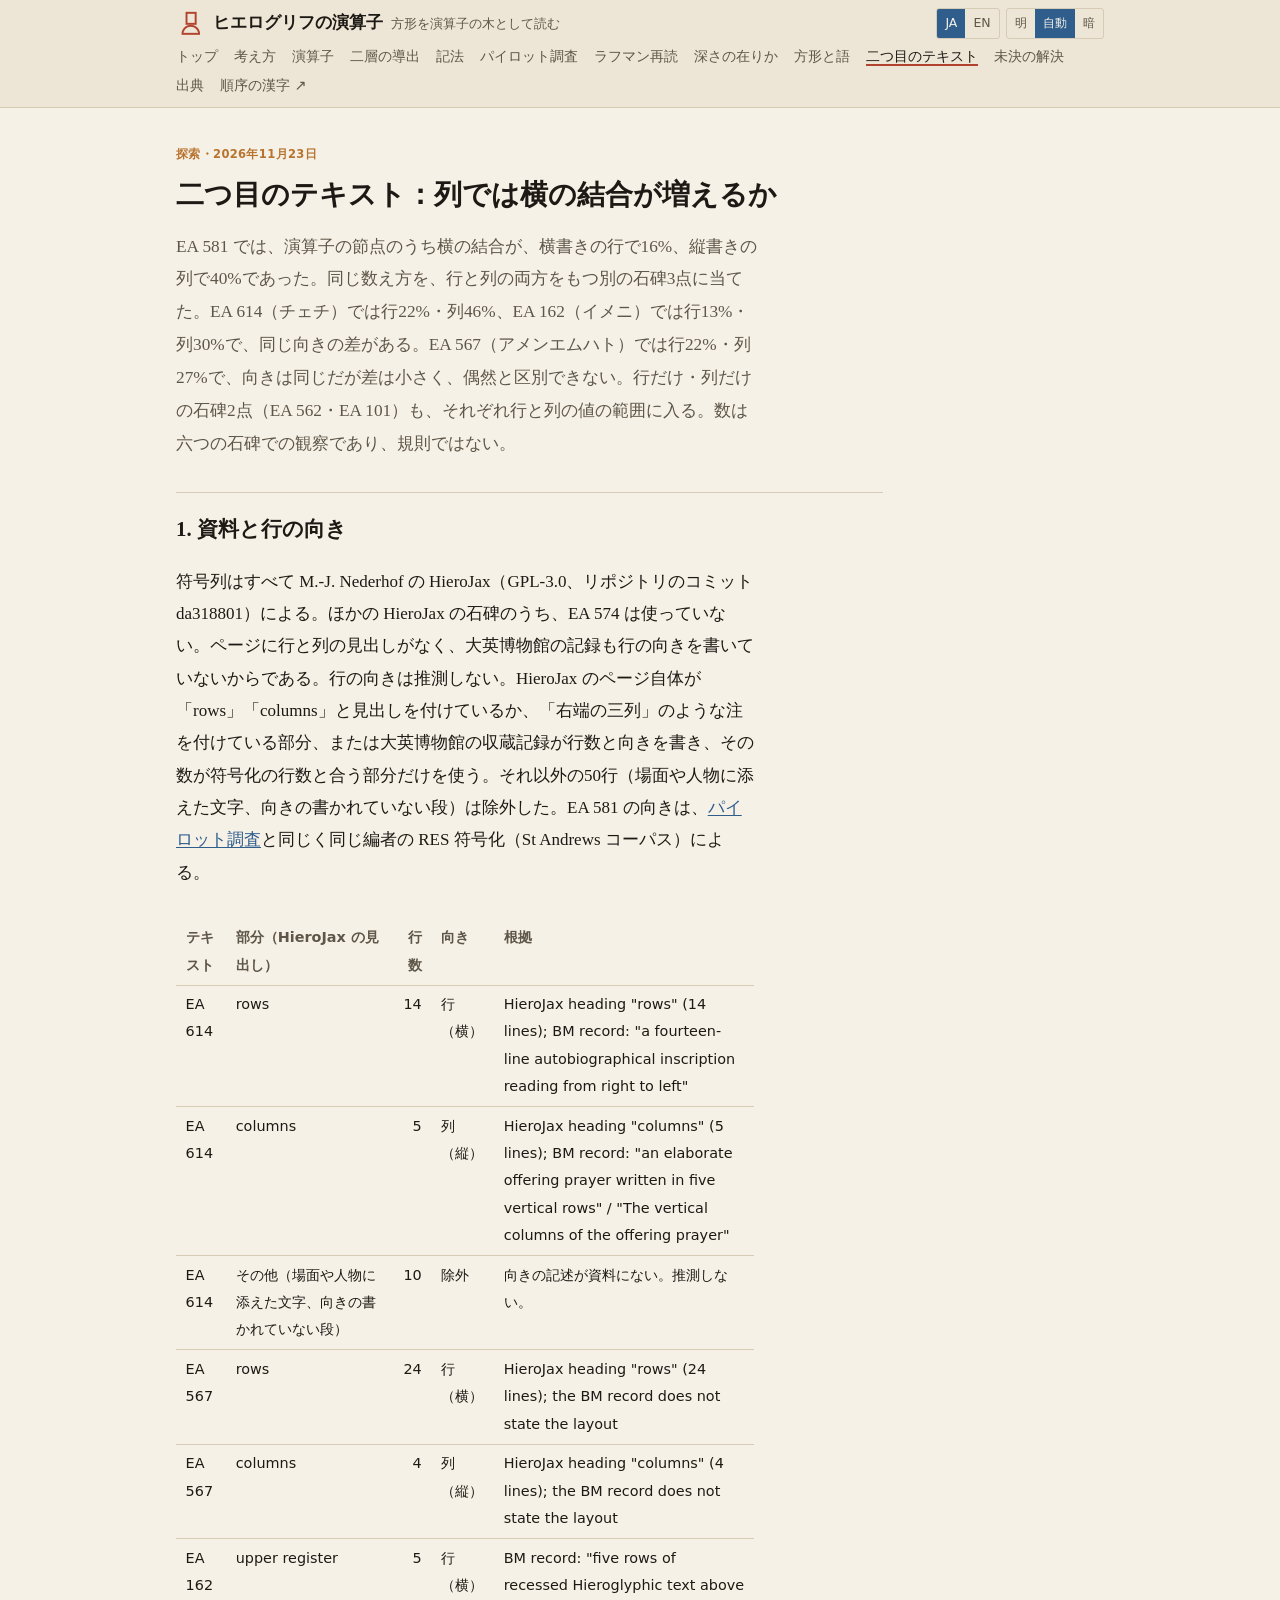
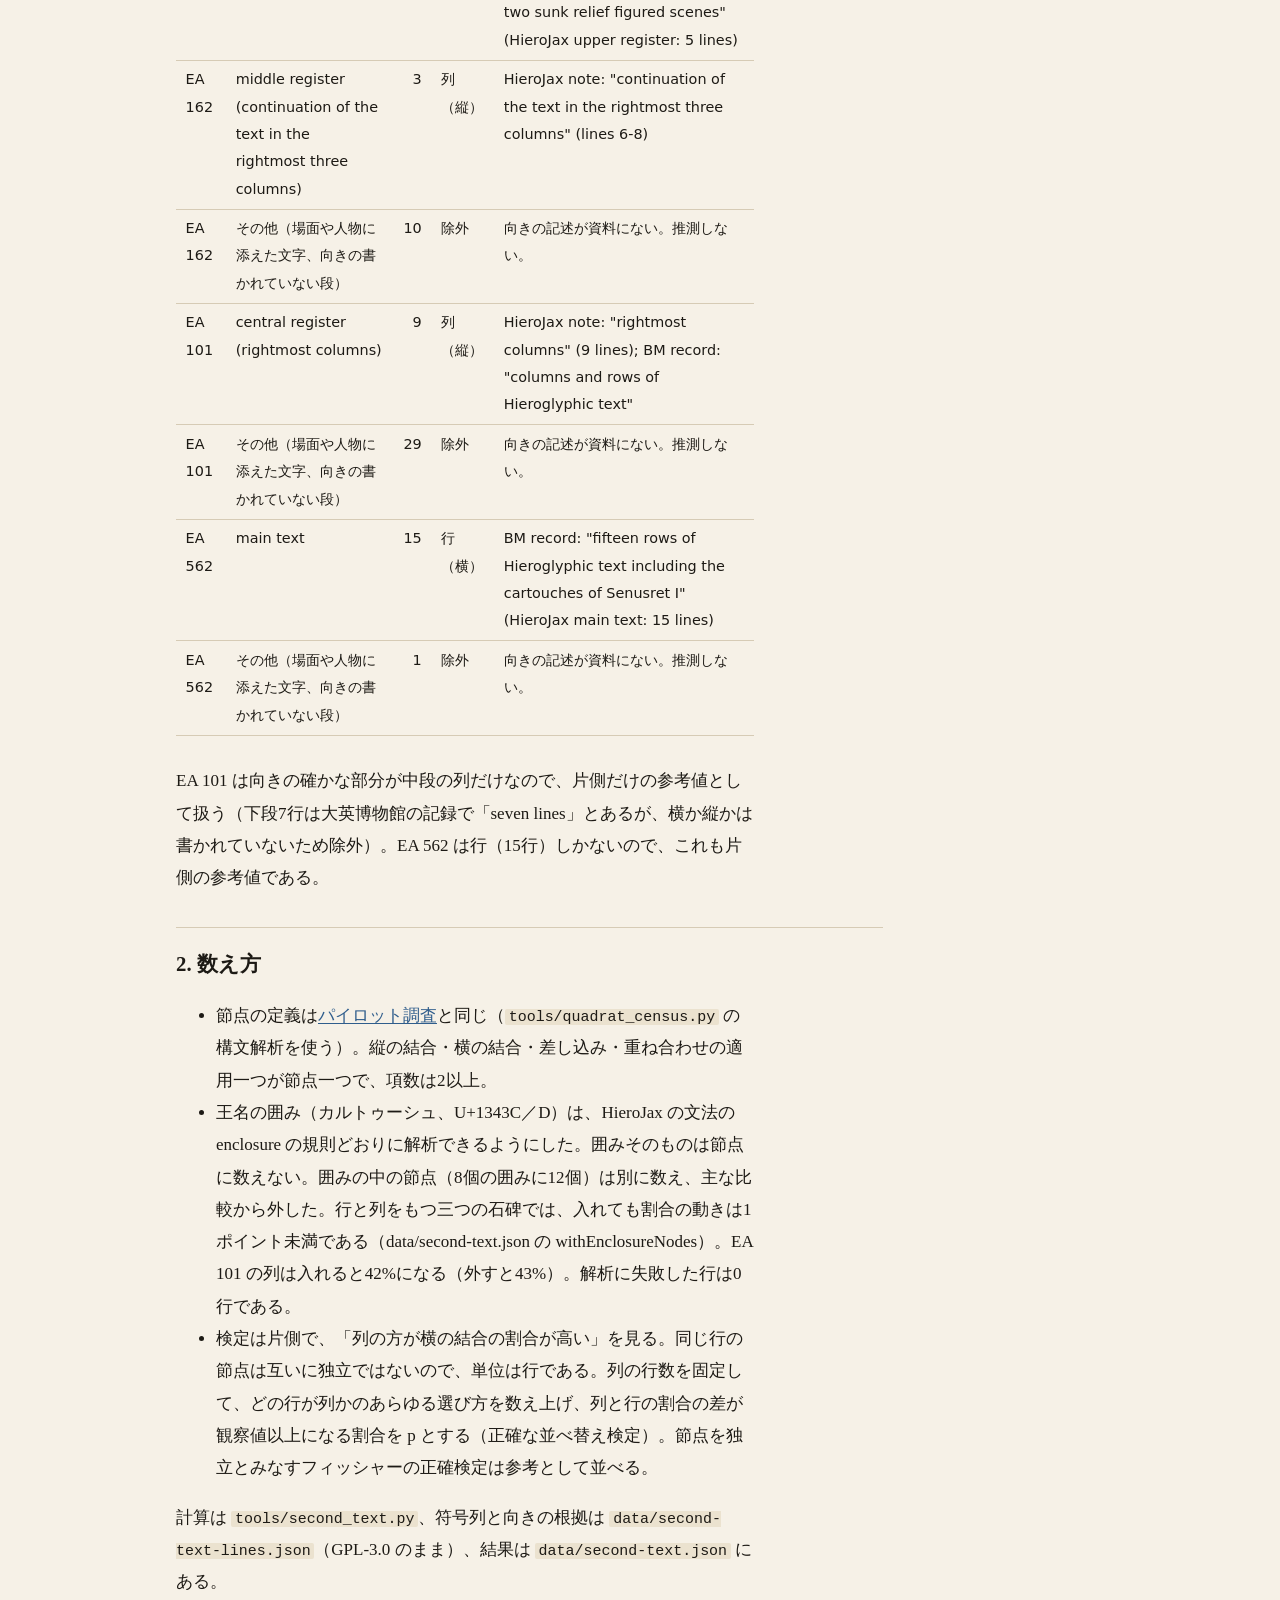
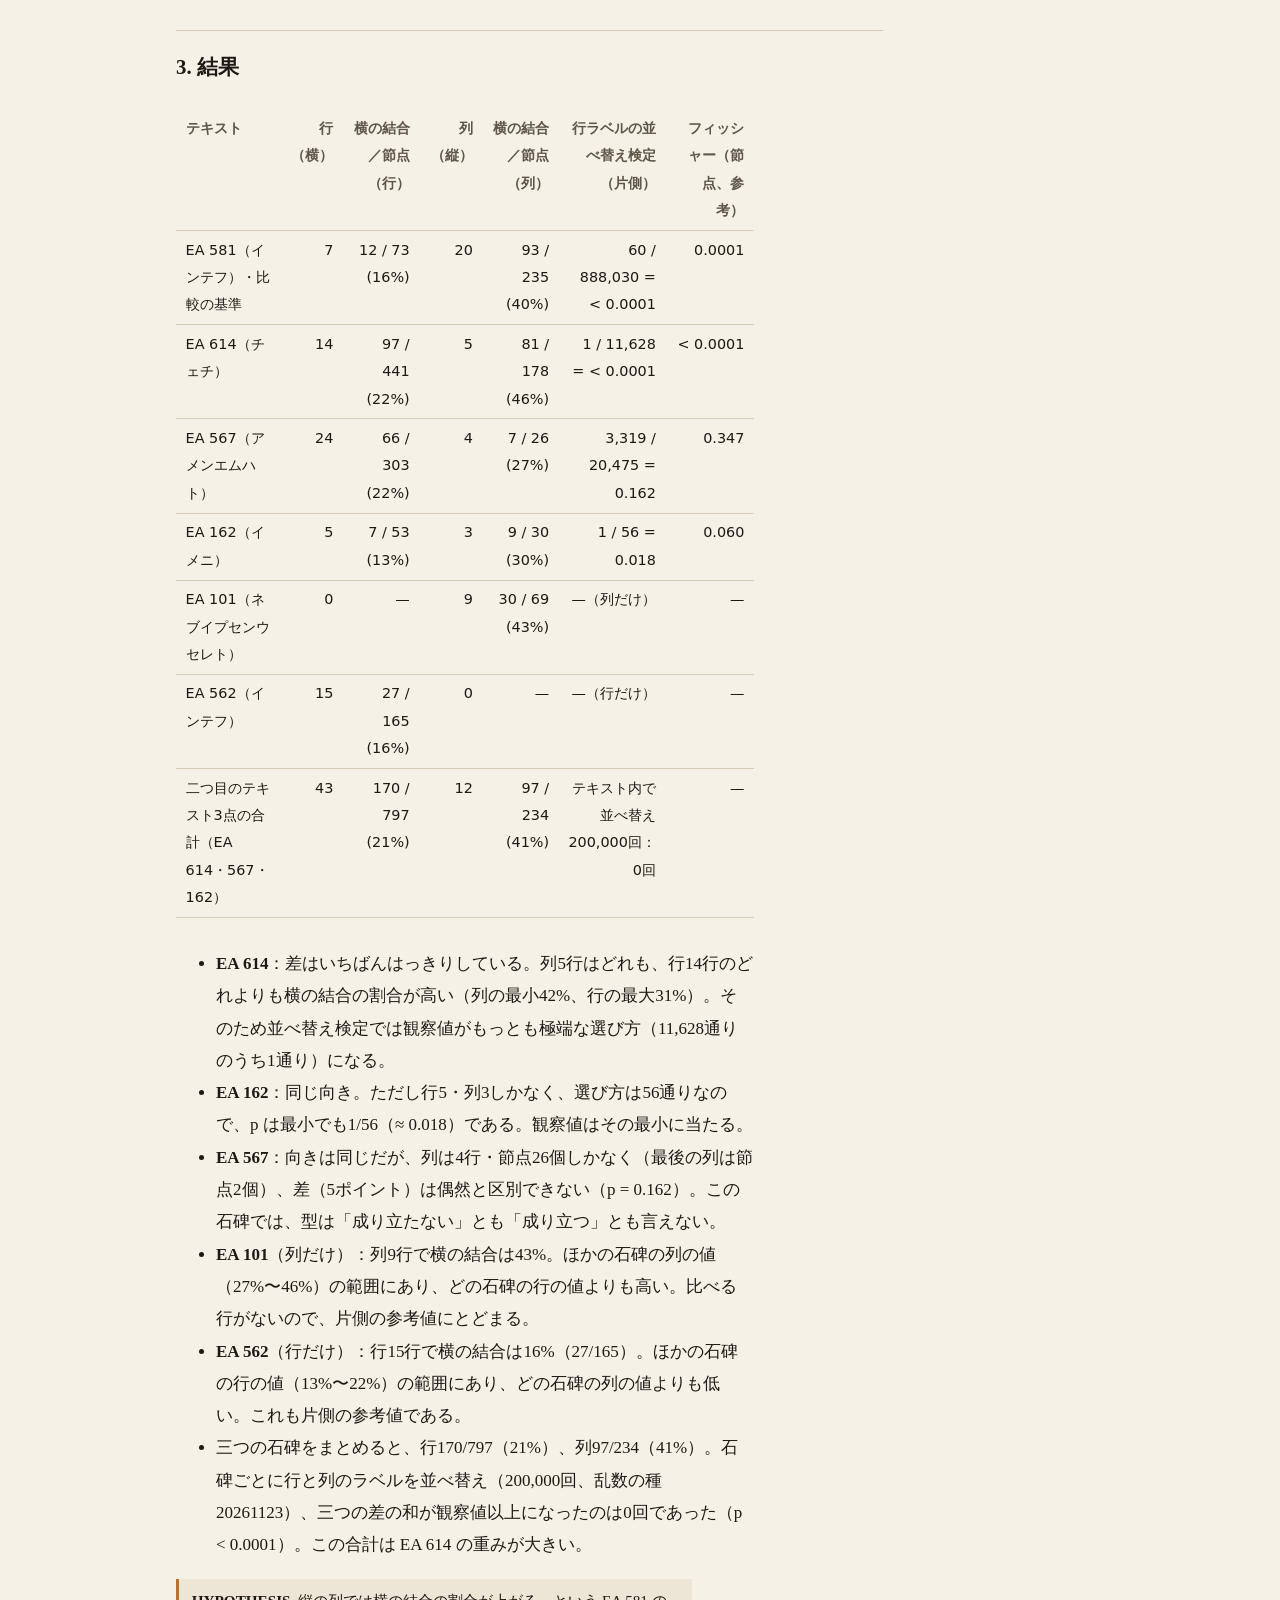
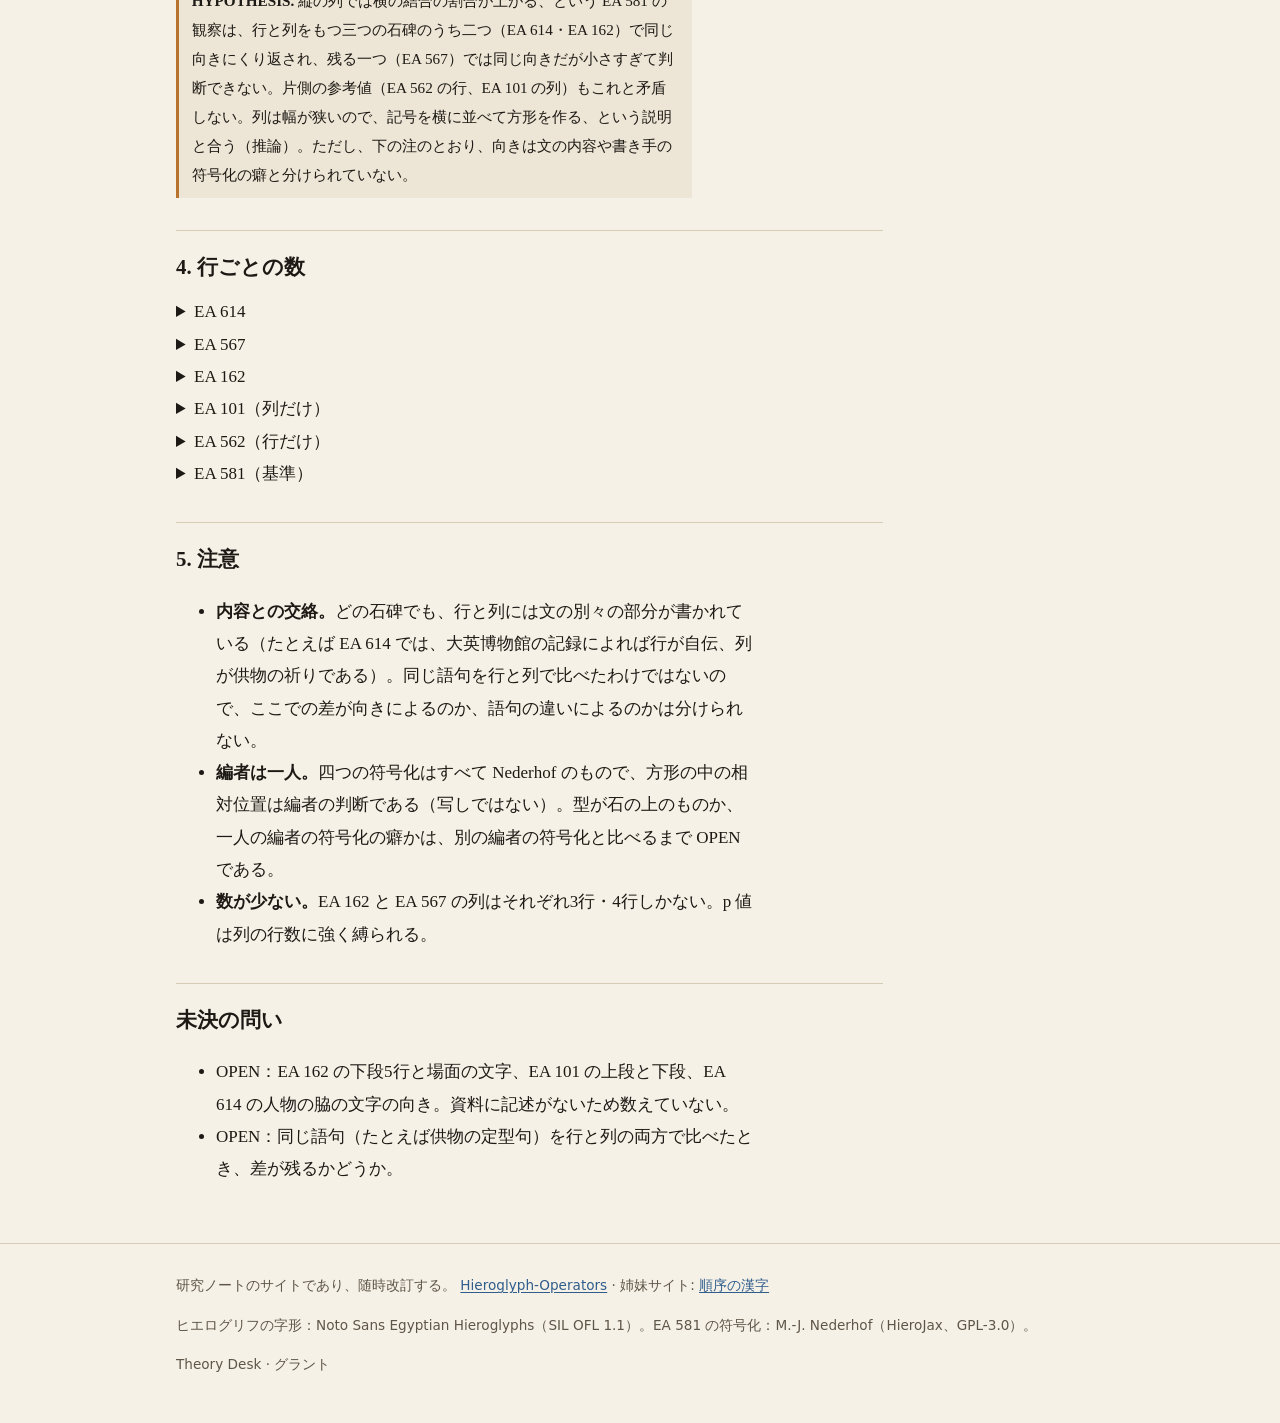
<file: site/second-text.html>
<!DOCTYPE html>
<html lang="ja" data-lang="ja">
<head>
<meta charset="utf-8">
<meta name="viewport" content="width=device-width, initial-scale=1">
<title>二つ目のテキスト — ヒエログリフの演算子</title>
<meta name="title-ja" content="二つ目のテキスト — ヒエログリフの演算子">
<meta name="title-en" content="Second texts — Hieroglyph Operators">
<meta name="description" content="Egyptian hieroglyphic quadrats read as operator trees over Gardiner signs. A sister site to Kanji in Order.">
<meta name="color-scheme" content="light dark">
<link rel="icon" href="favicon.svg" type="image/svg+xml">
<link rel="preload" href="fonts/NotoSansEgyptianHieroglyphs-Regular.woff2" as="font" type="font/woff2" crossorigin>
<link rel="stylesheet" href="css/main.css">
<script>
(function () {
  try {
    var r = document.documentElement, t = localStorage.getItem('ho-theme');
    var th = (t === 'light' || t === 'dark') ? t : (matchMedia('(prefers-color-scheme: dark)').matches ? 'dark' : 'light');
    r.setAttribute('data-theme', th); r.style.colorScheme = th;
    var q = (location.search.match(/[?&]lang=(ja|en)/) || [])[1];
    var l = q || localStorage.getItem('ho-lang'); if (l !== 'en' && l !== 'ja') l = 'ja';
    r.lang = l; r.setAttribute('data-lang', l);
  } catch (e) {}
})();
</script>
</head>
<body>
<a class="skip" href="#main"><span class="ja" lang="ja">本文へ</span><span class="en" lang="en">Skip to content</span></a>
<header class="site-header">
  <div class="wrap">
    <a class="brand" href="./"><span class="brand-glyph" aria-hidden="true" data-q="𓊪𓐰𓏏" data-size="1.7em"></span><span class="ja" lang="ja">ヒエログリフの演算子</span><span class="en" lang="en">Hieroglyph Operators</span><small><span class="ja" lang="ja">方形を演算子の木として読む</span><span class="en" lang="en">quadrats as operator trees</span></small></a>
    <div class="controls">
      <form class="seg lang-toggle" aria-label="Language"><label><input type="radio" name="lang" value="ja"><span>JA</span></label><label><input type="radio" name="lang" value="en"><span>EN</span></label></form>
      <form class="seg theme-toggle" aria-label="Theme"><label><input type="radio" name="theme" value="light"><span><span class="ja" lang="ja">明</span><span class="en" lang="en">Light</span></span></label><label><input type="radio" name="theme" value="auto"><span><span class="ja" lang="ja">自動</span><span class="en" lang="en">Auto</span></span></label><label><input type="radio" name="theme" value="dark"><span><span class="ja" lang="ja">暗</span><span class="en" lang="en">Dark</span></span></label></form>
    </div>
    <nav class="primary" aria-label="Primary"><ul><li><a href="./"><span class="ja" lang="ja">トップ</span><span class="en" lang="en">Top</span></a></li><li><a href="concept"><span class="ja" lang="ja">考え方</span><span class="en" lang="en">Concept</span></a></li><li><a href="operators"><span class="ja" lang="ja">演算子</span><span class="en" lang="en">Operators</span></a></li><li><a href="derivations"><span class="ja" lang="ja">二層の導出</span><span class="en" lang="en">Derivations</span></a></li><li><a href="notation"><span class="ja" lang="ja">記法</span><span class="en" lang="en">Notation</span></a></li><li><a href="pilot"><span class="ja" lang="ja">パイロット調査</span><span class="en" lang="en">Pilot</span></a></li><li><a href="rahman"><span class="ja" lang="ja">ラフマン再読</span><span class="en" lang="en">Rahman</span></a></li><li><a href="depth"><span class="ja" lang="ja">深さの在りか</span><span class="en" lang="en">Depth</span></a></li><li><a href="boundaries"><span class="ja" lang="ja">方形と語</span><span class="en" lang="en">Boundaries</span></a></li><li><a href="second-text" aria-current="page"><span class="ja" lang="ja">二つ目のテキスト</span><span class="en" lang="en">Second texts</span></a></li><li><a href="resolutions"><span class="ja" lang="ja">未決の解決</span><span class="en" lang="en">Resolutions</span></a></li><li><a href="sources"><span class="ja" lang="ja">出典</span><span class="en" lang="en">Sources</span></a></li><li><a href="https://kanji-morphology.pages.dev/"><span class="ja" lang="ja">順序の漢字 ↗</span><span class="en" lang="en">Kanji in Order ↗</span></a></li></ul></nav>
  </div>
</header>
<main id="main"><div class="wrap">

<p class="tag"><span class="ja" lang="ja">探索・2026年11月23日</span><span class="en" lang="en">Exploration · 23 Nov 2026</span></p>
<h1><span class="ja" lang="ja">二つ目のテキスト：列では横の結合が増えるか</span><span class="en" lang="en">Second texts: do horizontal joins rise in columns?</span></h1>
<p class="lede"><span class="ja" lang="ja">EA 581 では、演算子の節点のうち横の結合が、横書きの行で16%、縦書きの列で40%であった。同じ数え方を、行と列の両方をもつ別の石碑3点に当てた。EA 614（チェチ）では行22%・列46%、EA 162（イメニ）では行13%・列30%で、同じ向きの差がある。EA 567（アメンエムハト）では行22%・列27%で、向きは同じだが差は小さく、偶然と区別できない。行だけ・列だけの石碑2点（EA 562・EA 101）も、それぞれ行と列の値の範囲に入る。数は六つの石碑での観察であり、規則ではない。</span><span class="en" lang="en">On EA 581, horizontal joins were 16% of operator nodes in horizontal rows and 40% in vertical columns. The same count was run on three other stelae that have both rows and columns. EA 614 (Tjetji): rows 22%, columns 46%; EA 162 (Imeny): rows 13%, columns 30% — the same direction. EA 567 (Amenemhat): rows 22%, columns 27% — the same direction, but the difference is small and cannot be told apart from chance. Two stelae with only one orientation (EA 562 rows, EA 101 columns) fall inside the row and column ranges respectively. These are observations on six stelae, not a rule.</span></p>

<h2><span class="ja" lang="ja">1. 資料と行の向き</span><span class="en" lang="en">1. Sources and line orientation</span></h2>
<p><span class="ja" lang="ja">符号列はすべて M.-J. Nederhof の HieroJax（GPL-3.0、リポジトリのコミット da318801）による。ほかの HieroJax の石碑のうち、EA 574 は使っていない。ページに行と列の見出しがなく、大英博物館の記録も行の向きを書いていないからである。行の向きは推測しない。HieroJax のページ自体が「rows」「columns」と見出しを付けているか、「右端の三列」のような注を付けている部分、または大英博物館の収蔵記録が行数と向きを書き、その数が符号化の行数と合う部分だけを使う。それ以外の50行（場面や人物に添えた文字、向きの書かれていない段）は除外した。EA 581 の向きは、<a href="pilot">パイロット調査</a>と同じく同じ編者の RES 符号化（St Andrews コーパス）による。</span><span class="en" lang="en">All encodings are M.-J. Nederhof's HieroJax (GPL-3.0, repository commit da318801). Of the other HieroJax stelae, EA 574 is not used: its page does not label rows or columns, and the BM record does not state the orientation. Line orientation is never guessed. A part is used only if the HieroJax page itself heads it “rows” or “columns” or notes something like “the rightmost three columns”, or if the British Museum collection record states the number and orientation of its lines and that number matches the encoded lines. The other 50 lines (captions beside scenes and figures, registers whose orientation is not stated) are excluded. EA 581's orientation comes, as in the <a href="pilot">pilot</a>, from the same editor's RES encoding (St Andrews corpus).</span></p>
<div class="table-scroll"><table><tr><th><span class="ja" lang="ja">テキスト</span><span class="en" lang="en">Text</span></th><th><span class="ja" lang="ja">部分（HieroJax の見出し）</span><span class="en" lang="en">part (HieroJax heading)</span></th><th class="num"><span class="ja" lang="ja">行数</span><span class="en" lang="en">lines</span></th><th><span class="ja" lang="ja">向き</span><span class="en" lang="en">orientation</span></th><th><span class="ja" lang="ja">根拠</span><span class="en" lang="en">evidence</span></th></tr><tr><td>EA 614</td><td>rows</td><td class="num">14</td><td><span class="ja" lang="ja">行（横）</span><span class="en" lang="en">row</span></td><td>HieroJax heading "rows" (14 lines); BM record: "a fourteen-line autobiographical inscription reading from right to left"</td></tr><tr><td>EA 614</td><td>columns</td><td class="num">5</td><td><span class="ja" lang="ja">列（縦）</span><span class="en" lang="en">column</span></td><td>HieroJax heading "columns" (5 lines); BM record: "an elaborate offering prayer written in five vertical rows" / "The vertical columns of the offering prayer"</td></tr><tr><td>EA 614</td><td><span class="ja" lang="ja">その他（場面や人物に添えた文字、向きの書かれていない段）</span><span class="en" lang="en">other (captions beside scenes and figures, registers whose orientation is not stated)</span></td><td class="num">10</td><td><span class="ja" lang="ja">除外</span><span class="en" lang="en">excluded</span></td><td><span class="ja" lang="ja">向きの記述が資料にない。推測しない。</span><span class="en" lang="en">No stated orientation in the sources; not guessed.</span></td></tr><tr><td>EA 567</td><td>rows</td><td class="num">24</td><td><span class="ja" lang="ja">行（横）</span><span class="en" lang="en">row</span></td><td>HieroJax heading "rows" (24 lines); the BM record does not state the layout</td></tr><tr><td>EA 567</td><td>columns</td><td class="num">4</td><td><span class="ja" lang="ja">列（縦）</span><span class="en" lang="en">column</span></td><td>HieroJax heading "columns" (4 lines); the BM record does not state the layout</td></tr><tr><td>EA 162</td><td>upper register</td><td class="num">5</td><td><span class="ja" lang="ja">行（横）</span><span class="en" lang="en">row</span></td><td>BM record: "five rows of recessed Hieroglyphic text above two sunk relief figured scenes" (HieroJax upper register: 5 lines)</td></tr><tr><td>EA 162</td><td>middle register (continuation of the text in the rightmost three columns)</td><td class="num">3</td><td><span class="ja" lang="ja">列（縦）</span><span class="en" lang="en">column</span></td><td>HieroJax note: "continuation of the text in the rightmost three columns" (lines 6-8)</td></tr><tr><td>EA 162</td><td><span class="ja" lang="ja">その他（場面や人物に添えた文字、向きの書かれていない段）</span><span class="en" lang="en">other (captions beside scenes and figures, registers whose orientation is not stated)</span></td><td class="num">10</td><td><span class="ja" lang="ja">除外</span><span class="en" lang="en">excluded</span></td><td><span class="ja" lang="ja">向きの記述が資料にない。推測しない。</span><span class="en" lang="en">No stated orientation in the sources; not guessed.</span></td></tr><tr><td>EA 101</td><td>central register (rightmost columns)</td><td class="num">9</td><td><span class="ja" lang="ja">列（縦）</span><span class="en" lang="en">column</span></td><td>HieroJax note: "rightmost columns" (9 lines); BM record: "columns and rows of Hieroglyphic text"</td></tr><tr><td>EA 101</td><td><span class="ja" lang="ja">その他（場面や人物に添えた文字、向きの書かれていない段）</span><span class="en" lang="en">other (captions beside scenes and figures, registers whose orientation is not stated)</span></td><td class="num">29</td><td><span class="ja" lang="ja">除外</span><span class="en" lang="en">excluded</span></td><td><span class="ja" lang="ja">向きの記述が資料にない。推測しない。</span><span class="en" lang="en">No stated orientation in the sources; not guessed.</span></td></tr><tr><td>EA 562</td><td>main text</td><td class="num">15</td><td><span class="ja" lang="ja">行（横）</span><span class="en" lang="en">row</span></td><td>BM record: "fifteen rows of Hieroglyphic text including the cartouches of Senusret I" (HieroJax main text: 15 lines)</td></tr><tr><td>EA 562</td><td><span class="ja" lang="ja">その他（場面や人物に添えた文字、向きの書かれていない段）</span><span class="en" lang="en">other (captions beside scenes and figures, registers whose orientation is not stated)</span></td><td class="num">1</td><td><span class="ja" lang="ja">除外</span><span class="en" lang="en">excluded</span></td><td><span class="ja" lang="ja">向きの記述が資料にない。推測しない。</span><span class="en" lang="en">No stated orientation in the sources; not guessed.</span></td></tr></table></div>
<p class="meta"><span class="ja" lang="ja">EA 101 は向きの確かな部分が中段の列だけなので、片側だけの参考値として扱う（下段7行は大英博物館の記録で「seven lines」とあるが、横か縦かは書かれていないため除外）。EA 562 は行（15行）しかないので、これも片側の参考値である。</span><span class="en" lang="en">EA 101 has checked orientation only for the columns of the central register, so it is a one-sided data point only (the BM record calls the lower register “seven lines” without saying whether they are rows or columns, so it is excluded). EA 562 has rows only (15 lines), so it too is a one-sided data point.</span></p>

<h2><span class="ja" lang="ja">2. 数え方</span><span class="en" lang="en">2. How the count is made</span></h2>
<ul>
<li><span class="ja" lang="ja">節点の定義は<a href="pilot">パイロット調査</a>と同じ（<code>tools/quadrat_census.py</code> の構文解析を使う）。縦の結合・横の結合・差し込み・重ね合わせの適用一つが節点一つで、項数は2以上。</span><span class="en" lang="en">Nodes are defined as in the <a href="pilot">pilot</a> (the parser of <code>tools/quadrat_census.py</code> is reused): one application of a vertical joiner, horizontal joiner, insertion or overlay is one node, with arity 2 or more.</span></li>
<li><span class="ja" lang="ja">王名の囲み（カルトゥーシュ、U+1343C／D）は、HieroJax の文法の enclosure の規則どおりに解析できるようにした。囲みそのものは節点に数えない。囲みの中の節点（8個の囲みに12個）は別に数え、主な比較から外した。行と列をもつ三つの石碑では、入れても割合の動きは1ポイント未満である（data/second-text.json の withEnclosureNodes）。EA 101 の列は入れると42%になる（外すと43%）。解析に失敗した行は0行である。</span><span class="en" lang="en">Royal-name enclosures (cartouches, U+1343C/D) are now parsed by the enclosure production of the HieroJax grammar. The enclosure itself is not counted as a node. Nodes inside enclosures (12 inside 8 enclosures) are counted separately and left out of the main comparison; for the three stelae with rows and columns, including them moves no share by a full point (withEnclosureNodes in data/second-text.json); EA 101's columns go to 42% with them (from 43%). No line failed to parse.</span></li>
<li><span class="ja" lang="ja">検定は片側で、「列の方が横の結合の割合が高い」を見る。同じ行の節点は互いに独立ではないので、単位は行である。列の行数を固定して、どの行が列かのあらゆる選び方を数え上げ、列と行の割合の差が観察値以上になる割合を p とする（正確な並べ替え検定）。節点を独立とみなすフィッシャーの正確検定は参考として並べる。</span><span class="en" lang="en">The tests are one-sided: are horizontal joins a larger share in columns? Nodes in one line are not independent, so the unit is the line. With the number of column lines fixed, every way of choosing which lines are columns is enumerated, and p is the fraction whose column-minus-row difference is at least the observed one (exact permutation test). Fisher's exact test, which treats nodes as independent, is shown for reference only.</span></li>
</ul>
<p><span class="ja" lang="ja">計算は <code>tools/second_text.py</code>、符号列と向きの根拠は <code>data/second-text-lines.json</code>（GPL-3.0 のまま）、結果は <code>data/second-text.json</code> にある。</span><span class="en" lang="en">The script is <code>tools/second_text.py</code>; the strings and orientation evidence are in <code>data/second-text-lines.json</code> (still GPL-3.0); the results are in <code>data/second-text.json</code>.</span></p>

<h2><span class="ja" lang="ja">3. 結果</span><span class="en" lang="en">3. Results</span></h2>
<div class="table-scroll"><table><tr><th><span class="ja" lang="ja">テキスト</span><span class="en" lang="en">Text</span></th><th class="num"><span class="ja" lang="ja">行（横）</span><span class="en" lang="en">rows</span></th><th class="num"><span class="ja" lang="ja">横の結合／節点（行）</span><span class="en" lang="en">hor / nodes (rows)</span></th><th class="num"><span class="ja" lang="ja">列（縦）</span><span class="en" lang="en">columns</span></th><th class="num"><span class="ja" lang="ja">横の結合／節点（列）</span><span class="en" lang="en">hor / nodes (columns)</span></th><th class="num"><span class="ja" lang="ja">行ラベルの並べ替え検定（片側）</span><span class="en" lang="en">line-label permutation (one-sided)</span></th><th class="num"><span class="ja" lang="ja">フィッシャー（節点、参考）</span><span class="en" lang="en">Fisher (nodes, reference)</span></th></tr><tr><td><span class="ja" lang="ja">EA 581（インテフ）・比較の基準</span><span class="en" lang="en">EA 581 (Intef) · the reference</span></td><td class="num">7</td><td class="num">12 / 73 (16%)</td><td class="num">20</td><td class="num">93 / 235 (40%)</td><td class="num">60 / 888,030 = &lt; 0.0001</td><td class="num">0.0001</td></tr><tr><td><span class="ja" lang="ja">EA 614（チェチ）</span><span class="en" lang="en">EA 614 (Tjetji)</span></td><td class="num">14</td><td class="num">97 / 441 (22%)</td><td class="num">5</td><td class="num">81 / 178 (46%)</td><td class="num">1 / 11,628 = &lt; 0.0001</td><td class="num">&lt; 0.0001</td></tr><tr><td><span class="ja" lang="ja">EA 567（アメンエムハト）</span><span class="en" lang="en">EA 567 (Amenemhat)</span></td><td class="num">24</td><td class="num">66 / 303 (22%)</td><td class="num">4</td><td class="num">7 / 26 (27%)</td><td class="num">3,319 / 20,475 = 0.162</td><td class="num">0.347</td></tr><tr><td><span class="ja" lang="ja">EA 162（イメニ）</span><span class="en" lang="en">EA 162 (Imeny)</span></td><td class="num">5</td><td class="num">7 / 53 (13%)</td><td class="num">3</td><td class="num">9 / 30 (30%)</td><td class="num">1 / 56 = 0.018</td><td class="num">0.060</td></tr><tr><td><span class="ja" lang="ja">EA 101（ネブイプセンウセレト）</span><span class="en" lang="en">EA 101 (Nebipusenusret)</span></td><td class="num">0</td><td class="num">—</td><td class="num">9</td><td class="num">30 / 69 (43%)</td><td class="num"><span class="ja" lang="ja">—（列だけ）</span><span class="en" lang="en">— (columns only)</span></td><td class="num">—</td></tr><tr><td><span class="ja" lang="ja">EA 562（インテフ）</span><span class="en" lang="en">EA 562 (Intef)</span></td><td class="num">15</td><td class="num">27 / 165 (16%)</td><td class="num">0</td><td class="num">—</td><td class="num"><span class="ja" lang="ja">—（行だけ）</span><span class="en" lang="en">— (rows only)</span></td><td class="num">—</td></tr><tr><td><span class="ja" lang="ja">二つ目のテキスト3点の合計（EA 614・567・162）</span><span class="en" lang="en">Second texts pooled (EA 614, 567, 162)</span></td><td class="num">43</td><td class="num">170 / 797 (21%)</td><td class="num">12</td><td class="num">97 / 234 (41%)</td><td class="num"><span class="ja" lang="ja">テキスト内で並べ替え 200,000回：0回</span><span class="en" lang="en">within-text, 200,000 draws: 0</span></td><td class="num">—</td></tr></table></div>
<ul>
<li><span class="ja" lang="ja"><b>EA 614</b>：差はいちばんはっきりしている。列5行はどれも、行14行のどれよりも横の結合の割合が高い（列の最小42%、行の最大31%）。そのため並べ替え検定では観察値がもっとも極端な選び方（11,628通りのうち1通り）になる。</span><span class="en" lang="en"><b>EA 614</b>: the clearest case. Each of the 5 columns has a higher share of horizontal joins than any of the 14 rows (column minimum 42%, row maximum 31%), so the observed split is the single most extreme of the 11,628 possible ones.</span></li>
<li><span class="ja" lang="ja"><b>EA 162</b>：同じ向き。ただし行5・列3しかなく、選び方は56通りなので、p は最小でも1/56（≈ 0.018）である。観察値はその最小に当たる。</span><span class="en" lang="en"><b>EA 162</b>: the same direction. With only 5 rows and 3 columns there are 56 splits, so the smallest possible p is 1/56 (≈ 0.018); the observed split reaches it.</span></li>
<li><span class="ja" lang="ja"><b>EA 567</b>：向きは同じだが、列は4行・節点26個しかなく（最後の列は節点2個）、差（5ポイント）は偶然と区別できない（p = 0.162）。この石碑では、型は「成り立たない」とも「成り立つ」とも言えない。</span><span class="en" lang="en"><b>EA 567</b>: the same direction, but the columns are only 4 lines with 26 nodes (the last column has 2), and the difference (5 points) cannot be told from chance (p = 0.162). On this stela the pattern can be called neither confirmed nor refuted.</span></li>
<li><span class="ja" lang="ja"><b>EA 101</b>（列だけ）：列9行で横の結合は43%。ほかの石碑の列の値（27%〜46%）の範囲にあり、どの石碑の行の値よりも高い。比べる行がないので、片側の参考値にとどまる。</span><span class="en" lang="en"><b>EA 101</b> (columns only): horizontal joins are 43% over 9 columns, inside the range of the other stelae's columns (27%–46%) and above every stela's rows. With no rows to compare, it is a one-sided data point only.</span></li>
<li><span class="ja" lang="ja"><b>EA 562</b>（行だけ）：行15行で横の結合は16%（27/165）。ほかの石碑の行の値（13%〜22%）の範囲にあり、どの石碑の列の値よりも低い。これも片側の参考値である。</span><span class="en" lang="en"><b>EA 562</b> (rows only): horizontal joins are 16% (27/165) over 15 rows, inside the range of the other stelae's rows (13%–22%) and below every stela's columns. This too is a one-sided data point.</span></li>
<li><span class="ja" lang="ja">三つの石碑をまとめると、行170/797（21%）、列97/234（41%）。石碑ごとに行と列のラベルを並べ替え（200,000回、乱数の種 20261123）、三つの差の和が観察値以上になったのは0回であった（p &lt; 0.0001）。この合計は EA 614 の重みが大きい。</span><span class="en" lang="en">Pooling the three stelae: rows 170/797 (21%), columns 97/234 (41%). Permuting row/column labels within each stela (200,000 draws, seed 20261123), the sum of the three differences reached the observed value 0 times (p &lt; 0.0001). EA 614 carries most of the weight in this total.</span></li>
</ul>
<div class="flag spec"><span class="ja" lang="ja"><b>HYPOTHESIS.</b> 縦の列では横の結合の割合が上がる、という EA 581 の観察は、行と列をもつ三つの石碑のうち二つ（EA 614・EA 162）で同じ向きにくり返され、残る一つ（EA 567）では同じ向きだが小さすぎて判断できない。片側の参考値（EA 562 の行、EA 101 の列）もこれと矛盾しない。列は幅が狭いので、記号を横に並べて方形を作る、という説明と合う（推論）。ただし、下の注のとおり、向きは文の内容や書き手の符号化の癖と分けられていない。</span><span class="en" lang="en"><b>HYPOTHESIS.</b> The EA 581 observation that horizontal joins make up a larger share in vertical columns repeats in the same direction on two of the three stelae with both rows and columns (EA 614, EA 162); on the third (EA 567) it points the same way but is too small to judge. The one-sided data points (EA 562 rows, EA 101 columns) do not contradict it. It fits the explanation that a column is narrow, so signs are set side by side to fill a quadrat (inference). As the notes below say, orientation has not been separated from text content or from the encoder's habits.</span></div>

<h2><span class="ja" lang="ja">4. 行ごとの数</span><span class="en" lang="en">4. Counts line by line</span></h2>
<details><summary><span class="ja" lang="ja">EA 614</span><span class="en" lang="en">EA 614</span></summary><div class="table-scroll"><table><tr><th><span class="ja" lang="ja">通し番号</span><span class="en" lang="en">no.</span></th><th><span class="ja" lang="ja">部分</span><span class="en" lang="en">part</span></th><th><span class="ja" lang="ja">向き</span><span class="en" lang="en">orient.</span></th><th class="num"><span class="ja" lang="ja">横／節点</span><span class="en" lang="en">hor / nodes</span></th><th class="num"><span class="ja" lang="ja">割合</span><span class="en" lang="en">share</span></th></tr><tr><td class="num">1</td><td>rows</td><td><span class="ja" lang="ja">行</span><span class="en" lang="en">row</span></td><td class="num">10 / 32</td><td class="num">31%</td></tr><tr><td class="num">2</td><td>rows</td><td><span class="ja" lang="ja">行</span><span class="en" lang="en">row</span></td><td class="num">5 / 35</td><td class="num">14%</td></tr><tr><td class="num">3</td><td>rows</td><td><span class="ja" lang="ja">行</span><span class="en" lang="en">row</span></td><td class="num">9 / 34</td><td class="num">26%</td></tr><tr><td class="num">4</td><td>rows</td><td><span class="ja" lang="ja">行</span><span class="en" lang="en">row</span></td><td class="num">6 / 28</td><td class="num">21%</td></tr><tr><td class="num">5</td><td>rows</td><td><span class="ja" lang="ja">行</span><span class="en" lang="en">row</span></td><td class="num">5 / 31</td><td class="num">16%</td></tr><tr><td class="num">6</td><td>rows</td><td><span class="ja" lang="ja">行</span><span class="en" lang="en">row</span></td><td class="num">8 / 32</td><td class="num">25%</td></tr><tr><td class="num">7</td><td>rows</td><td><span class="ja" lang="ja">行</span><span class="en" lang="en">row</span></td><td class="num">6 / 25</td><td class="num">24%</td></tr><tr><td class="num">8</td><td>rows</td><td><span class="ja" lang="ja">行</span><span class="en" lang="en">row</span></td><td class="num">3 / 30</td><td class="num">10%</td></tr><tr><td class="num">9</td><td>rows</td><td><span class="ja" lang="ja">行</span><span class="en" lang="en">row</span></td><td class="num">7 / 28</td><td class="num">25%</td></tr><tr><td class="num">10</td><td>rows</td><td><span class="ja" lang="ja">行</span><span class="en" lang="en">row</span></td><td class="num">7 / 34</td><td class="num">21%</td></tr><tr><td class="num">11</td><td>rows</td><td><span class="ja" lang="ja">行</span><span class="en" lang="en">row</span></td><td class="num">8 / 32</td><td class="num">25%</td></tr><tr><td class="num">12</td><td>rows</td><td><span class="ja" lang="ja">行</span><span class="en" lang="en">row</span></td><td class="num">7 / 34</td><td class="num">21%</td></tr><tr><td class="num">13</td><td>rows</td><td><span class="ja" lang="ja">行</span><span class="en" lang="en">row</span></td><td class="num">11 / 36</td><td class="num">31%</td></tr><tr><td class="num">14</td><td>rows</td><td><span class="ja" lang="ja">行</span><span class="en" lang="en">row</span></td><td class="num">5 / 30</td><td class="num">17%</td></tr><tr><td class="num">15</td><td>columns</td><td><span class="ja" lang="ja">列</span><span class="en" lang="en">col</span></td><td class="num">16 / 28</td><td class="num">57%</td></tr><tr><td class="num">16</td><td>columns</td><td><span class="ja" lang="ja">列</span><span class="en" lang="en">col</span></td><td class="num">15 / 35</td><td class="num">43%</td></tr><tr><td class="num">17</td><td>columns</td><td><span class="ja" lang="ja">列</span><span class="en" lang="en">col</span></td><td class="num">15 / 36</td><td class="num">42%</td></tr><tr><td class="num">18</td><td>columns</td><td><span class="ja" lang="ja">列</span><span class="en" lang="en">col</span></td><td class="num">15 / 35</td><td class="num">43%</td></tr><tr><td class="num">19</td><td>columns</td><td><span class="ja" lang="ja">列</span><span class="en" lang="en">col</span></td><td class="num">20 / 44</td><td class="num">45%</td></tr></table></div></details>
<details><summary><span class="ja" lang="ja">EA 567</span><span class="en" lang="en">EA 567</span></summary><div class="table-scroll"><table><tr><th><span class="ja" lang="ja">通し番号</span><span class="en" lang="en">no.</span></th><th><span class="ja" lang="ja">部分</span><span class="en" lang="en">part</span></th><th><span class="ja" lang="ja">向き</span><span class="en" lang="en">orient.</span></th><th class="num"><span class="ja" lang="ja">横／節点</span><span class="en" lang="en">hor / nodes</span></th><th class="num"><span class="ja" lang="ja">割合</span><span class="en" lang="en">share</span></th></tr><tr><td class="num">1</td><td>rows</td><td><span class="ja" lang="ja">行</span><span class="en" lang="en">row</span></td><td class="num">0 / 4</td><td class="num">0%</td></tr><tr><td class="num">2</td><td>rows</td><td><span class="ja" lang="ja">行</span><span class="en" lang="en">row</span></td><td class="num">0 / 5</td><td class="num">0%</td></tr><tr><td class="num">3</td><td>rows</td><td><span class="ja" lang="ja">行</span><span class="en" lang="en">row</span></td><td class="num">3 / 11</td><td class="num">27%</td></tr><tr><td class="num">4</td><td>rows</td><td><span class="ja" lang="ja">行</span><span class="en" lang="en">row</span></td><td class="num">4 / 13</td><td class="num">31%</td></tr><tr><td class="num">5</td><td>rows</td><td><span class="ja" lang="ja">行</span><span class="en" lang="en">row</span></td><td class="num">7 / 24</td><td class="num">29%</td></tr><tr><td class="num">6</td><td>rows</td><td><span class="ja" lang="ja">行</span><span class="en" lang="en">row</span></td><td class="num">3 / 17</td><td class="num">18%</td></tr><tr><td class="num">7</td><td>rows</td><td><span class="ja" lang="ja">行</span><span class="en" lang="en">row</span></td><td class="num">1 / 16</td><td class="num">6%</td></tr><tr><td class="num">8</td><td>rows</td><td><span class="ja" lang="ja">行</span><span class="en" lang="en">row</span></td><td class="num">3 / 14</td><td class="num">21%</td></tr><tr><td class="num">9</td><td>rows</td><td><span class="ja" lang="ja">行</span><span class="en" lang="en">row</span></td><td class="num">1 / 12</td><td class="num">8%</td></tr><tr><td class="num">10</td><td>rows</td><td><span class="ja" lang="ja">行</span><span class="en" lang="en">row</span></td><td class="num">4 / 17</td><td class="num">24%</td></tr><tr><td class="num">11</td><td>rows</td><td><span class="ja" lang="ja">行</span><span class="en" lang="en">row</span></td><td class="num">1 / 13</td><td class="num">8%</td></tr><tr><td class="num">12</td><td>rows</td><td><span class="ja" lang="ja">行</span><span class="en" lang="en">row</span></td><td class="num">6 / 20</td><td class="num">30%</td></tr><tr><td class="num">13</td><td>rows</td><td><span class="ja" lang="ja">行</span><span class="en" lang="en">row</span></td><td class="num">5 / 14</td><td class="num">36%</td></tr><tr><td class="num">14</td><td>rows</td><td><span class="ja" lang="ja">行</span><span class="en" lang="en">row</span></td><td class="num">3 / 15</td><td class="num">20%</td></tr><tr><td class="num">15</td><td>rows</td><td><span class="ja" lang="ja">行</span><span class="en" lang="en">row</span></td><td class="num">3 / 12</td><td class="num">25%</td></tr><tr><td class="num">16</td><td>rows</td><td><span class="ja" lang="ja">行</span><span class="en" lang="en">row</span></td><td class="num">5 / 17</td><td class="num">29%</td></tr><tr><td class="num">17</td><td>rows</td><td><span class="ja" lang="ja">行</span><span class="en" lang="en">row</span></td><td class="num">3 / 12</td><td class="num">25%</td></tr><tr><td class="num">18</td><td>rows</td><td><span class="ja" lang="ja">行</span><span class="en" lang="en">row</span></td><td class="num">4 / 16</td><td class="num">25%</td></tr><tr><td class="num">19</td><td>rows</td><td><span class="ja" lang="ja">行</span><span class="en" lang="en">row</span></td><td class="num">2 / 9</td><td class="num">22%</td></tr><tr><td class="num">20</td><td>rows</td><td><span class="ja" lang="ja">行</span><span class="en" lang="en">row</span></td><td class="num">1 / 9</td><td class="num">11%</td></tr><tr><td class="num">21</td><td>rows</td><td><span class="ja" lang="ja">行</span><span class="en" lang="en">row</span></td><td class="num">1 / 7</td><td class="num">14%</td></tr><tr><td class="num">22</td><td>rows</td><td><span class="ja" lang="ja">行</span><span class="en" lang="en">row</span></td><td class="num">3 / 9</td><td class="num">33%</td></tr><tr><td class="num">23</td><td>rows</td><td><span class="ja" lang="ja">行</span><span class="en" lang="en">row</span></td><td class="num">1 / 11</td><td class="num">9%</td></tr><tr><td class="num">24</td><td>rows</td><td><span class="ja" lang="ja">行</span><span class="en" lang="en">row</span></td><td class="num">2 / 6</td><td class="num">33%</td></tr><tr><td class="num">25</td><td>columns</td><td><span class="ja" lang="ja">列</span><span class="en" lang="en">col</span></td><td class="num">1 / 7</td><td class="num">14%</td></tr><tr><td class="num">26</td><td>columns</td><td><span class="ja" lang="ja">列</span><span class="en" lang="en">col</span></td><td class="num">2 / 9</td><td class="num">22%</td></tr><tr><td class="num">27</td><td>columns</td><td><span class="ja" lang="ja">列</span><span class="en" lang="en">col</span></td><td class="num">3 / 8</td><td class="num">38%</td></tr><tr><td class="num">28</td><td>columns</td><td><span class="ja" lang="ja">列</span><span class="en" lang="en">col</span></td><td class="num">1 / 2</td><td class="num">50%</td></tr></table></div></details>
<details><summary><span class="ja" lang="ja">EA 162</span><span class="en" lang="en">EA 162</span></summary><div class="table-scroll"><table><tr><th><span class="ja" lang="ja">通し番号</span><span class="en" lang="en">no.</span></th><th><span class="ja" lang="ja">部分</span><span class="en" lang="en">part</span></th><th><span class="ja" lang="ja">向き</span><span class="en" lang="en">orient.</span></th><th class="num"><span class="ja" lang="ja">横／節点</span><span class="en" lang="en">hor / nodes</span></th><th class="num"><span class="ja" lang="ja">割合</span><span class="en" lang="en">share</span></th></tr><tr><td class="num">1</td><td>upper register</td><td><span class="ja" lang="ja">行</span><span class="en" lang="en">row</span></td><td class="num">0 / 8</td><td class="num">0%</td></tr><tr><td class="num">2</td><td>upper register</td><td><span class="ja" lang="ja">行</span><span class="en" lang="en">row</span></td><td class="num">2 / 10</td><td class="num">20%</td></tr><tr><td class="num">3</td><td>upper register</td><td><span class="ja" lang="ja">行</span><span class="en" lang="en">row</span></td><td class="num">2 / 12</td><td class="num">17%</td></tr><tr><td class="num">4</td><td>upper register</td><td><span class="ja" lang="ja">行</span><span class="en" lang="en">row</span></td><td class="num">2 / 12</td><td class="num">17%</td></tr><tr><td class="num">5</td><td>upper register</td><td><span class="ja" lang="ja">行</span><span class="en" lang="en">row</span></td><td class="num">1 / 11</td><td class="num">9%</td></tr><tr><td class="num">6</td><td>middle register</td><td><span class="ja" lang="ja">列</span><span class="en" lang="en">col</span></td><td class="num">2 / 9</td><td class="num">22%</td></tr><tr><td class="num">7</td><td>middle register</td><td><span class="ja" lang="ja">列</span><span class="en" lang="en">col</span></td><td class="num">3 / 10</td><td class="num">30%</td></tr><tr><td class="num">8</td><td>middle register</td><td><span class="ja" lang="ja">列</span><span class="en" lang="en">col</span></td><td class="num">4 / 11</td><td class="num">36%</td></tr></table></div></details>
<details><summary><span class="ja" lang="ja">EA 101（列だけ）</span><span class="en" lang="en">EA 101 (columns only)</span></summary><div class="table-scroll"><table><tr><th><span class="ja" lang="ja">通し番号</span><span class="en" lang="en">no.</span></th><th><span class="ja" lang="ja">部分</span><span class="en" lang="en">part</span></th><th><span class="ja" lang="ja">向き</span><span class="en" lang="en">orient.</span></th><th class="num"><span class="ja" lang="ja">横／節点</span><span class="en" lang="en">hor / nodes</span></th><th class="num"><span class="ja" lang="ja">割合</span><span class="en" lang="en">share</span></th></tr><tr><td class="num">12</td><td>central register</td><td><span class="ja" lang="ja">列</span><span class="en" lang="en">col</span></td><td class="num">3 / 8</td><td class="num">38%</td></tr><tr><td class="num">13</td><td>central register</td><td><span class="ja" lang="ja">列</span><span class="en" lang="en">col</span></td><td class="num">4 / 9</td><td class="num">44%</td></tr><tr><td class="num">14</td><td>central register</td><td><span class="ja" lang="ja">列</span><span class="en" lang="en">col</span></td><td class="num">2 / 6</td><td class="num">33%</td></tr><tr><td class="num">15</td><td>central register</td><td><span class="ja" lang="ja">列</span><span class="en" lang="en">col</span></td><td class="num">4 / 7</td><td class="num">57%</td></tr><tr><td class="num">16</td><td>central register</td><td><span class="ja" lang="ja">列</span><span class="en" lang="en">col</span></td><td class="num">3 / 5</td><td class="num">60%</td></tr><tr><td class="num">17</td><td>central register</td><td><span class="ja" lang="ja">列</span><span class="en" lang="en">col</span></td><td class="num">2 / 7</td><td class="num">29%</td></tr><tr><td class="num">18</td><td>central register</td><td><span class="ja" lang="ja">列</span><span class="en" lang="en">col</span></td><td class="num">2 / 7</td><td class="num">29%</td></tr><tr><td class="num">19</td><td>central register</td><td><span class="ja" lang="ja">列</span><span class="en" lang="en">col</span></td><td class="num">6 / 9</td><td class="num">67%</td></tr><tr><td class="num">20</td><td>central register</td><td><span class="ja" lang="ja">列</span><span class="en" lang="en">col</span></td><td class="num">4 / 11</td><td class="num">36%</td></tr></table></div></details>
<details><summary><span class="ja" lang="ja">EA 562（行だけ）</span><span class="en" lang="en">EA 562 (rows only)</span></summary><div class="table-scroll"><table><tr><th><span class="ja" lang="ja">通し番号</span><span class="en" lang="en">no.</span></th><th><span class="ja" lang="ja">部分</span><span class="en" lang="en">part</span></th><th><span class="ja" lang="ja">向き</span><span class="en" lang="en">orient.</span></th><th class="num"><span class="ja" lang="ja">横／節点</span><span class="en" lang="en">hor / nodes</span></th><th class="num"><span class="ja" lang="ja">割合</span><span class="en" lang="en">share</span></th></tr><tr><td class="num">1</td><td>main text</td><td><span class="ja" lang="ja">行</span><span class="en" lang="en">row</span></td><td class="num">0 / 9</td><td class="num">0%</td></tr><tr><td class="num">2</td><td>main text</td><td><span class="ja" lang="ja">行</span><span class="en" lang="en">row</span></td><td class="num">0 / 9</td><td class="num">0%</td></tr><tr><td class="num">3</td><td>main text</td><td><span class="ja" lang="ja">行</span><span class="en" lang="en">row</span></td><td class="num">4 / 14</td><td class="num">29%</td></tr><tr><td class="num">4</td><td>main text</td><td><span class="ja" lang="ja">行</span><span class="en" lang="en">row</span></td><td class="num">2 / 12</td><td class="num">17%</td></tr><tr><td class="num">5</td><td>main text</td><td><span class="ja" lang="ja">行</span><span class="en" lang="en">row</span></td><td class="num">1 / 13</td><td class="num">8%</td></tr><tr><td class="num">6</td><td>main text</td><td><span class="ja" lang="ja">行</span><span class="en" lang="en">row</span></td><td class="num">5 / 20</td><td class="num">25%</td></tr><tr><td class="num">7</td><td>main text</td><td><span class="ja" lang="ja">行</span><span class="en" lang="en">row</span></td><td class="num">1 / 14</td><td class="num">7%</td></tr><tr><td class="num">8</td><td>main text</td><td><span class="ja" lang="ja">行</span><span class="en" lang="en">row</span></td><td class="num">5 / 14</td><td class="num">36%</td></tr><tr><td class="num">9</td><td>main text</td><td><span class="ja" lang="ja">行</span><span class="en" lang="en">row</span></td><td class="num">0 / 8</td><td class="num">0%</td></tr><tr><td class="num">10</td><td>main text</td><td><span class="ja" lang="ja">行</span><span class="en" lang="en">row</span></td><td class="num">3 / 11</td><td class="num">27%</td></tr><tr><td class="num">11</td><td>main text</td><td><span class="ja" lang="ja">行</span><span class="en" lang="en">row</span></td><td class="num">0 / 6</td><td class="num">0%</td></tr><tr><td class="num">12</td><td>main text</td><td><span class="ja" lang="ja">行</span><span class="en" lang="en">row</span></td><td class="num">1 / 10</td><td class="num">10%</td></tr><tr><td class="num">13</td><td>main text</td><td><span class="ja" lang="ja">行</span><span class="en" lang="en">row</span></td><td class="num">2 / 8</td><td class="num">25%</td></tr><tr><td class="num">14</td><td>main text</td><td><span class="ja" lang="ja">行</span><span class="en" lang="en">row</span></td><td class="num">2 / 7</td><td class="num">29%</td></tr><tr><td class="num">15</td><td>main text</td><td><span class="ja" lang="ja">行</span><span class="en" lang="en">row</span></td><td class="num">1 / 10</td><td class="num">10%</td></tr></table></div></details>
<details><summary><span class="ja" lang="ja">EA 581（基準）</span><span class="en" lang="en">EA 581 (reference)</span></summary><div class="table-scroll"><table><tr><th><span class="ja" lang="ja">通し番号</span><span class="en" lang="en">no.</span></th><th><span class="ja" lang="ja">部分</span><span class="en" lang="en">part</span></th><th><span class="ja" lang="ja">向き</span><span class="en" lang="en">orient.</span></th><th class="num"><span class="ja" lang="ja">横／節点</span><span class="en" lang="en">hor / nodes</span></th><th class="num"><span class="ja" lang="ja">割合</span><span class="en" lang="en">share</span></th></tr><tr><td class="num">1</td><td></td><td><span class="ja" lang="ja">行</span><span class="en" lang="en">row</span></td><td class="num">1 / 5</td><td class="num">20%</td></tr><tr><td class="num">2</td><td></td><td><span class="ja" lang="ja">行</span><span class="en" lang="en">row</span></td><td class="num">0 / 12</td><td class="num">0%</td></tr><tr><td class="num">3</td><td></td><td><span class="ja" lang="ja">行</span><span class="en" lang="en">row</span></td><td class="num">3 / 10</td><td class="num">30%</td></tr><tr><td class="num">4</td><td></td><td><span class="ja" lang="ja">行</span><span class="en" lang="en">row</span></td><td class="num">2 / 11</td><td class="num">18%</td></tr><tr><td class="num">5</td><td></td><td><span class="ja" lang="ja">行</span><span class="en" lang="en">row</span></td><td class="num">3 / 12</td><td class="num">25%</td></tr><tr><td class="num">6</td><td></td><td><span class="ja" lang="ja">行</span><span class="en" lang="en">row</span></td><td class="num">1 / 8</td><td class="num">12%</td></tr><tr><td class="num">7</td><td></td><td><span class="ja" lang="ja">行</span><span class="en" lang="en">row</span></td><td class="num">2 / 15</td><td class="num">13%</td></tr><tr><td class="num">8</td><td></td><td><span class="ja" lang="ja">列</span><span class="en" lang="en">col</span></td><td class="num">1 / 7</td><td class="num">14%</td></tr><tr><td class="num">9</td><td></td><td><span class="ja" lang="ja">列</span><span class="en" lang="en">col</span></td><td class="num">6 / 11</td><td class="num">55%</td></tr><tr><td class="num">10</td><td></td><td><span class="ja" lang="ja">列</span><span class="en" lang="en">col</span></td><td class="num">4 / 13</td><td class="num">31%</td></tr><tr><td class="num">11</td><td></td><td><span class="ja" lang="ja">列</span><span class="en" lang="en">col</span></td><td class="num">3 / 12</td><td class="num">25%</td></tr><tr><td class="num">12</td><td></td><td><span class="ja" lang="ja">列</span><span class="en" lang="en">col</span></td><td class="num">5 / 11</td><td class="num">45%</td></tr><tr><td class="num">13</td><td></td><td><span class="ja" lang="ja">列</span><span class="en" lang="en">col</span></td><td class="num">2 / 8</td><td class="num">25%</td></tr><tr><td class="num">14</td><td></td><td><span class="ja" lang="ja">列</span><span class="en" lang="en">col</span></td><td class="num">4 / 11</td><td class="num">36%</td></tr><tr><td class="num">15</td><td></td><td><span class="ja" lang="ja">列</span><span class="en" lang="en">col</span></td><td class="num">6 / 10</td><td class="num">60%</td></tr><tr><td class="num">16</td><td></td><td><span class="ja" lang="ja">列</span><span class="en" lang="en">col</span></td><td class="num">6 / 13</td><td class="num">46%</td></tr><tr><td class="num">17</td><td></td><td><span class="ja" lang="ja">列</span><span class="en" lang="en">col</span></td><td class="num">6 / 14</td><td class="num">43%</td></tr><tr><td class="num">18</td><td></td><td><span class="ja" lang="ja">列</span><span class="en" lang="en">col</span></td><td class="num">4 / 14</td><td class="num">29%</td></tr><tr><td class="num">19</td><td></td><td><span class="ja" lang="ja">列</span><span class="en" lang="en">col</span></td><td class="num">3 / 10</td><td class="num">30%</td></tr><tr><td class="num">20</td><td></td><td><span class="ja" lang="ja">列</span><span class="en" lang="en">col</span></td><td class="num">6 / 10</td><td class="num">60%</td></tr><tr><td class="num">21</td><td></td><td><span class="ja" lang="ja">列</span><span class="en" lang="en">col</span></td><td class="num">6 / 14</td><td class="num">43%</td></tr><tr><td class="num">22</td><td></td><td><span class="ja" lang="ja">列</span><span class="en" lang="en">col</span></td><td class="num">7 / 10</td><td class="num">70%</td></tr><tr><td class="num">23</td><td></td><td><span class="ja" lang="ja">列</span><span class="en" lang="en">col</span></td><td class="num">4 / 14</td><td class="num">29%</td></tr><tr><td class="num">24</td><td></td><td><span class="ja" lang="ja">列</span><span class="en" lang="en">col</span></td><td class="num">4 / 10</td><td class="num">40%</td></tr><tr><td class="num">25</td><td></td><td><span class="ja" lang="ja">列</span><span class="en" lang="en">col</span></td><td class="num">6 / 14</td><td class="num">43%</td></tr><tr><td class="num">26</td><td></td><td><span class="ja" lang="ja">列</span><span class="en" lang="en">col</span></td><td class="num">5 / 16</td><td class="num">31%</td></tr><tr><td class="num">27</td><td></td><td><span class="ja" lang="ja">列</span><span class="en" lang="en">col</span></td><td class="num">5 / 13</td><td class="num">38%</td></tr></table></div></details>

<h2><span class="ja" lang="ja">5. 注意</span><span class="en" lang="en">5. Caveats</span></h2>
<ul>
<li><span class="ja" lang="ja"><b>内容との交絡。</b>どの石碑でも、行と列には文の別々の部分が書かれている（たとえば EA 614 では、大英博物館の記録によれば行が自伝、列が供物の祈りである）。同じ語句を行と列で比べたわけではないので、ここでの差が向きによるのか、語句の違いによるのかは分けられない。</span><span class="en" lang="en"><b>Confounded with content.</b> On every stela the rows and the columns carry different parts of the text (on EA 614, per the BM record, the rows are the autobiography and the columns the offering prayer). The same phrases were not compared across orientations, so whether the difference comes from orientation or from the wording cannot be separated here.</span></li>
<li><span class="ja" lang="ja"><b>編者は一人。</b>四つの符号化はすべて Nederhof のもので、方形の中の相対位置は編者の判断である（写しではない）。型が石の上のものか、一人の編者の符号化の癖かは、別の編者の符号化と比べるまで OPEN である。</span><span class="en" lang="en"><b>One encoder.</b> All four encodings are Nederhof's, and relative positions inside a quadrat are the editor's judgement (not a facsimile). Whether the pattern is on the stone or a habit of one encoder stays OPEN until it is compared with another editor's encoding.</span></li>
<li><span class="ja" lang="ja"><b>数が少ない。</b>EA 162 と EA 567 の列はそれぞれ3行・4行しかない。p 値は列の行数に強く縛られる。</span><span class="en" lang="en"><b>Small numbers.</b> The columns of EA 162 and EA 567 are only 3 and 4 lines. The p-values are tightly bounded by the number of column lines.</span></li>
</ul>

<h2><span class="ja" lang="ja">未決の問い</span><span class="en" lang="en">Open questions</span></h2>
<ul>
<li><span class="ja" lang="ja">OPEN：EA 162 の下段5行と場面の文字、EA 101 の上段と下段、EA 614 の人物の脇の文字の向き。資料に記述がないため数えていない。</span><span class="en" lang="en">OPEN: the orientation of EA 162's lower register and scene texts, EA 101's upper and lower registers, and the captions beside the figures on EA 614. The sources do not state it, so they are not counted.</span></li>
<li><span class="ja" lang="ja">OPEN：同じ語句（たとえば供物の定型句）を行と列の両方で比べたとき、差が残るかどうか。</span><span class="en" lang="en">OPEN: whether the difference remains when the same phrase (for example the offering formula) is compared in rows and in columns.</span></li>
</ul>

</div></main>
<footer class="site-footer"><div class="wrap">
<p><span class="ja" lang="ja">研究ノートのサイトであり、随時改訂する。</span><span class="en" lang="en">A research-notes site, revised as the work goes on.</span> <a href="https://github.com/crimsonflower420/Hieroglyph-Operators">Hieroglyph-Operators</a> · <span class="ja" lang="ja">姉妹サイト</span><span class="en" lang="en">Sister site</span>: <a href="https://kanji-morphology.pages.dev/"><span class="ja" lang="ja">順序の漢字</span><span class="en" lang="en">Kanji in Order</span></a></p>
<p><span class="ja" lang="ja">ヒエログリフの字形：Noto Sans Egyptian Hieroglyphs（SIL OFL 1.1）。EA 581 の符号化：M.-J. Nederhof（HieroJax、GPL-3.0）。</span><span class="en" lang="en">Glyphs: Noto Sans Egyptian Hieroglyphs (SIL OFL 1.1). EA 581 encoding: M.-J. Nederhof (HieroJax, GPL-3.0).</span></p>
<p>Theory Desk · <span class="ja" lang="ja">グラント</span><span class="en" lang="en">Grant Golland</span></p>
</div></footer>
<script src="js/site.js" defer></script>
<script src="js/quadrat.js" defer></script>
</body>
</html>
</file>
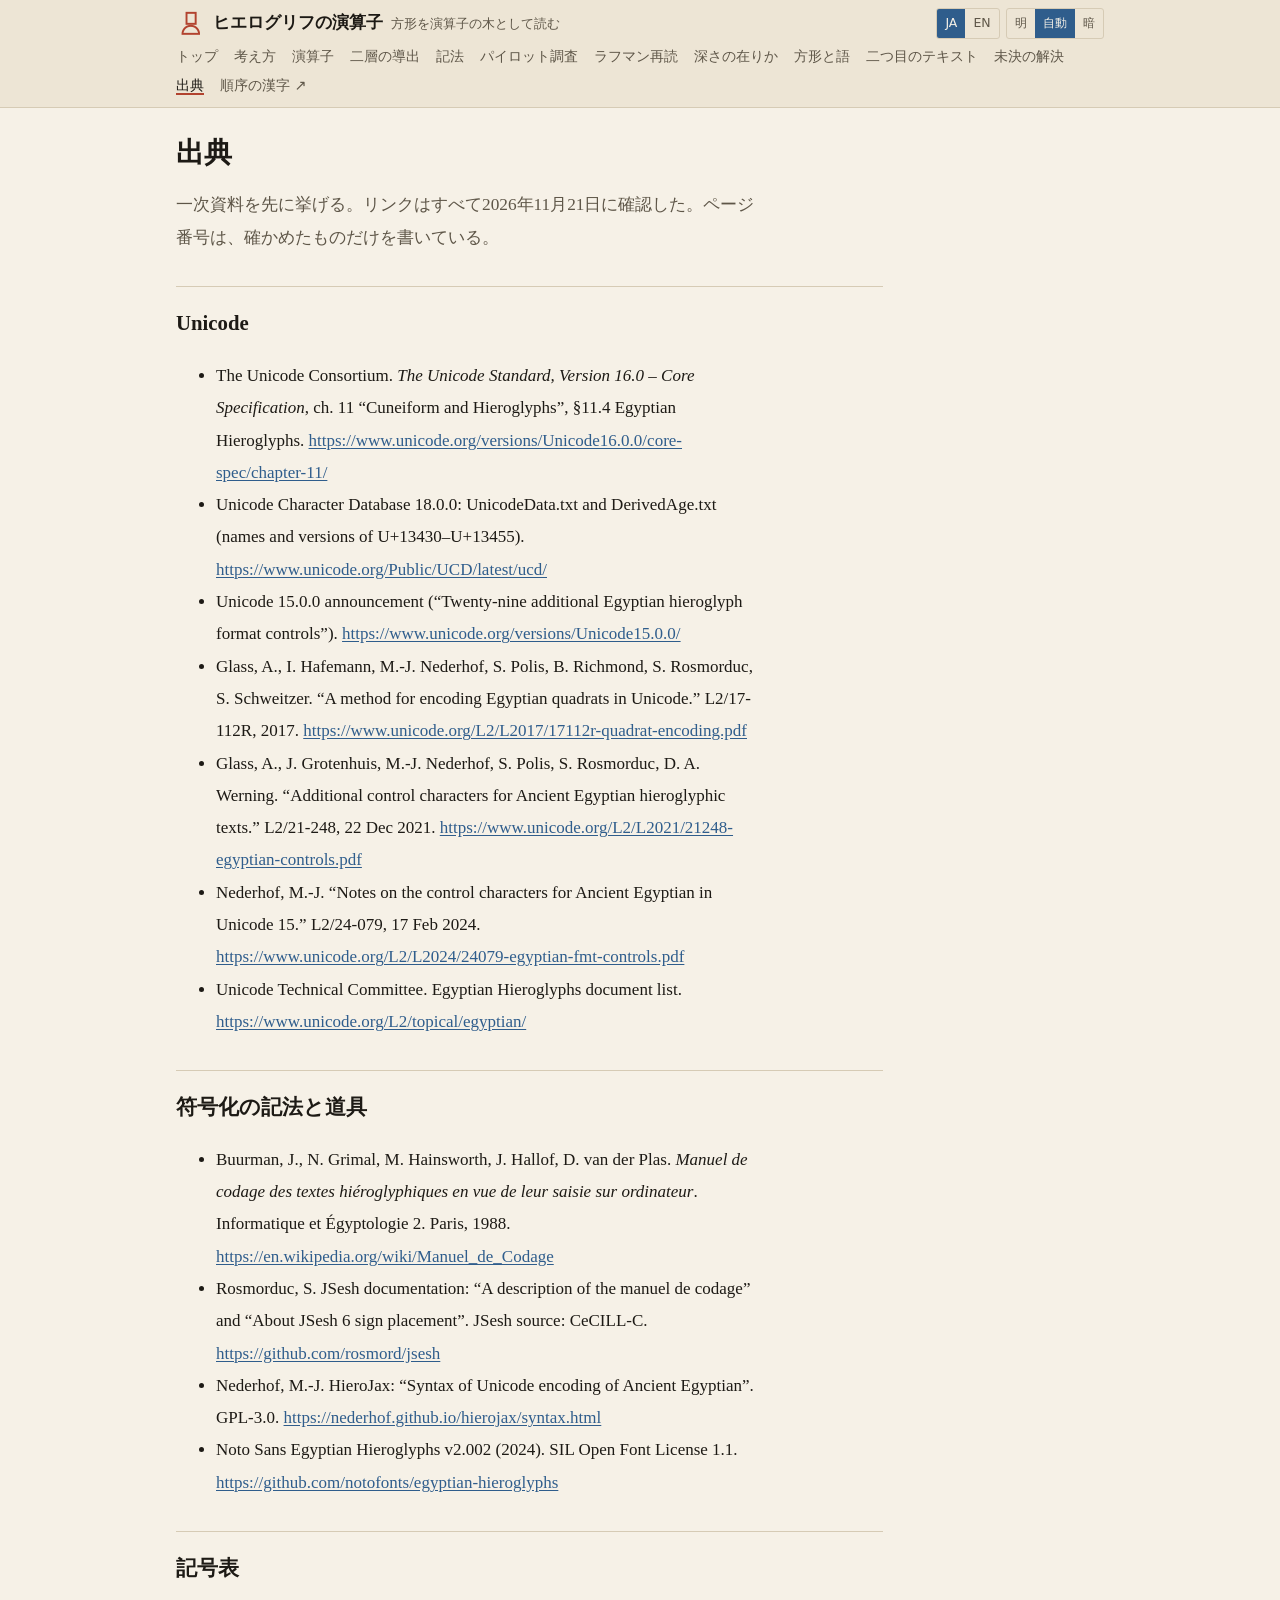
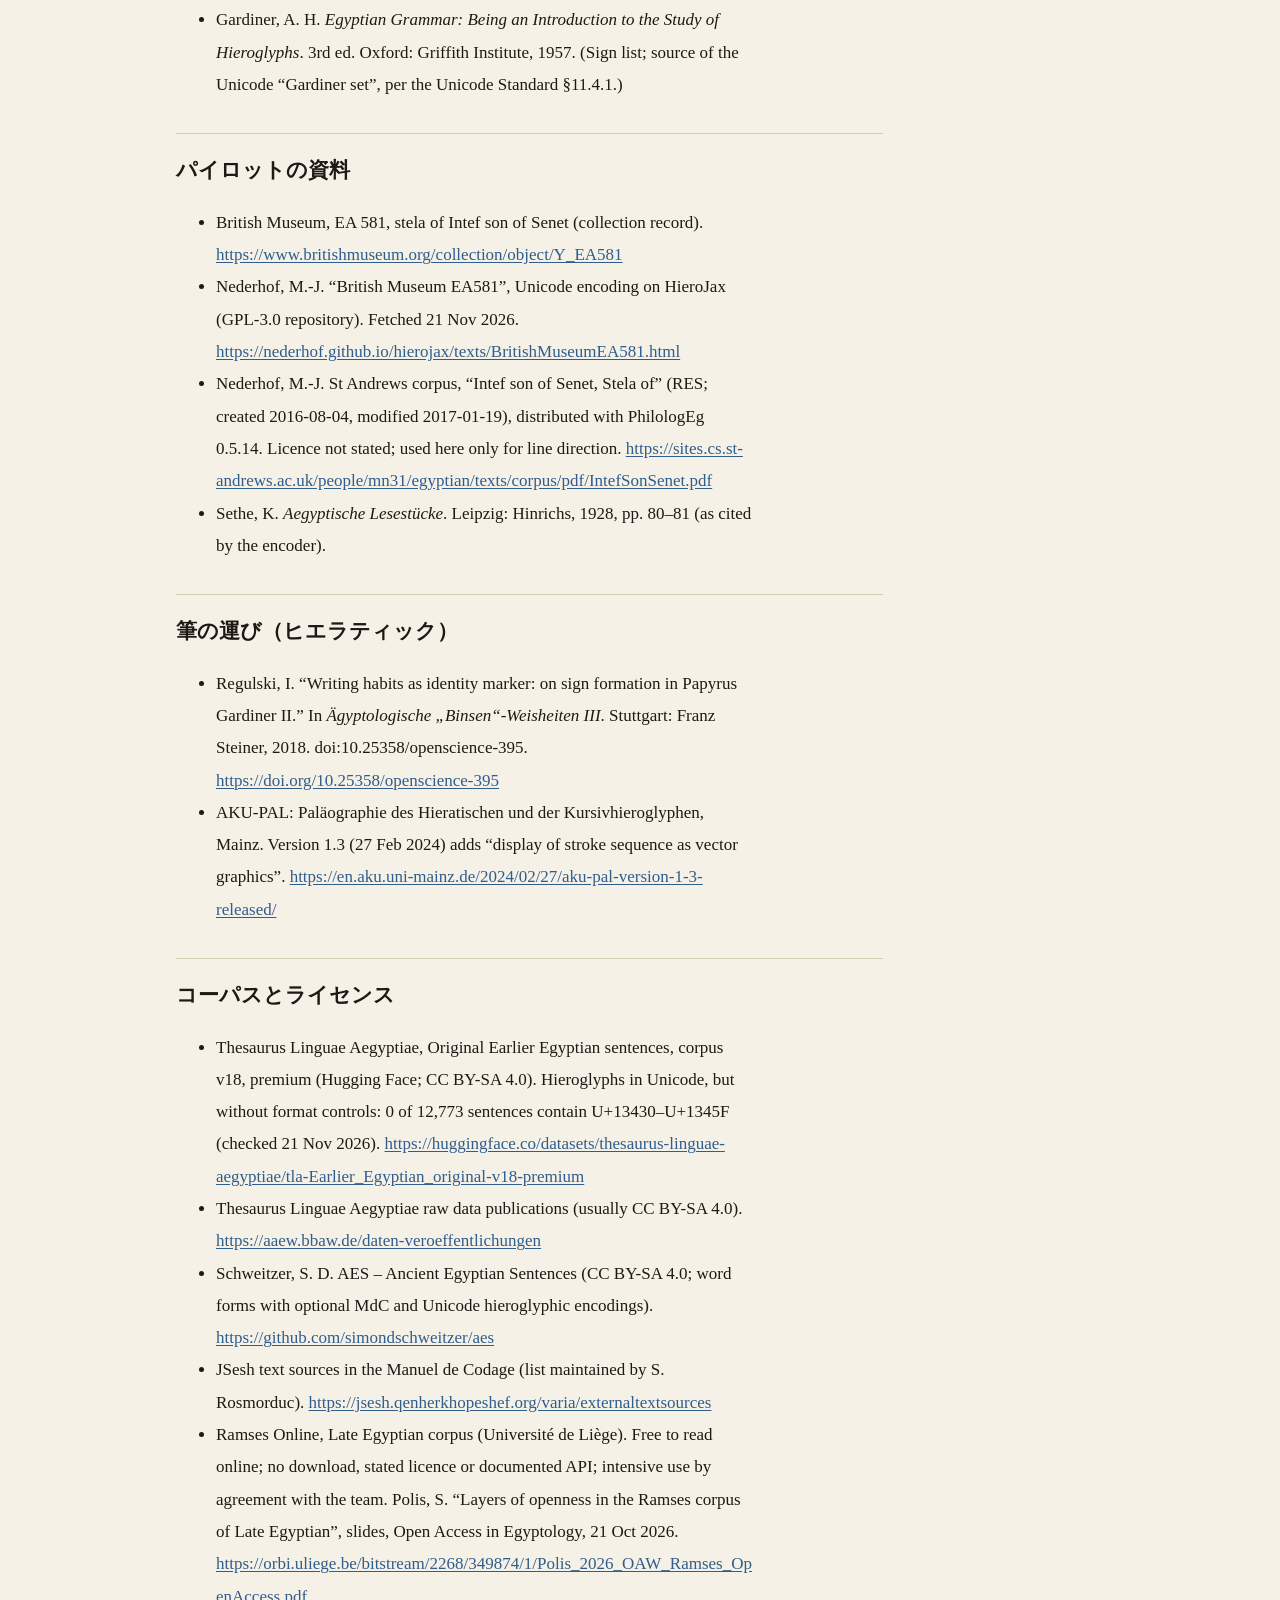
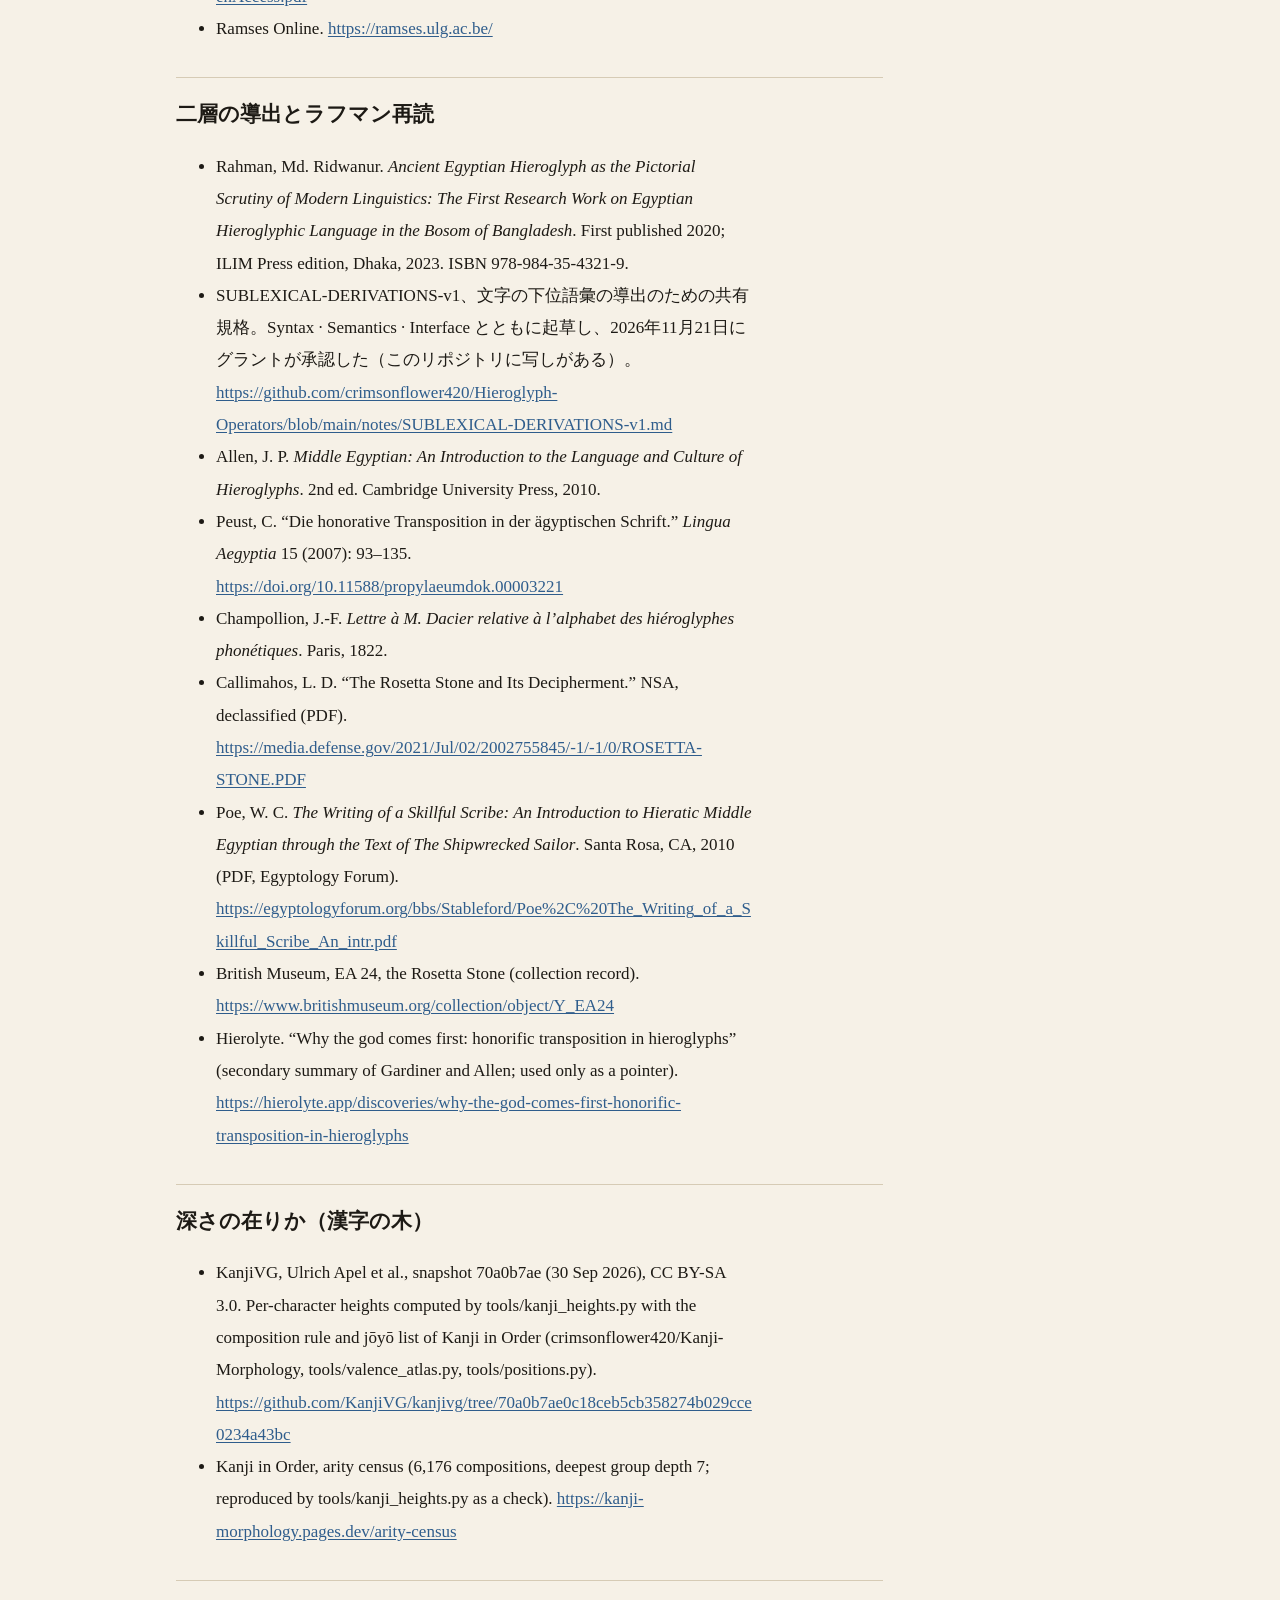
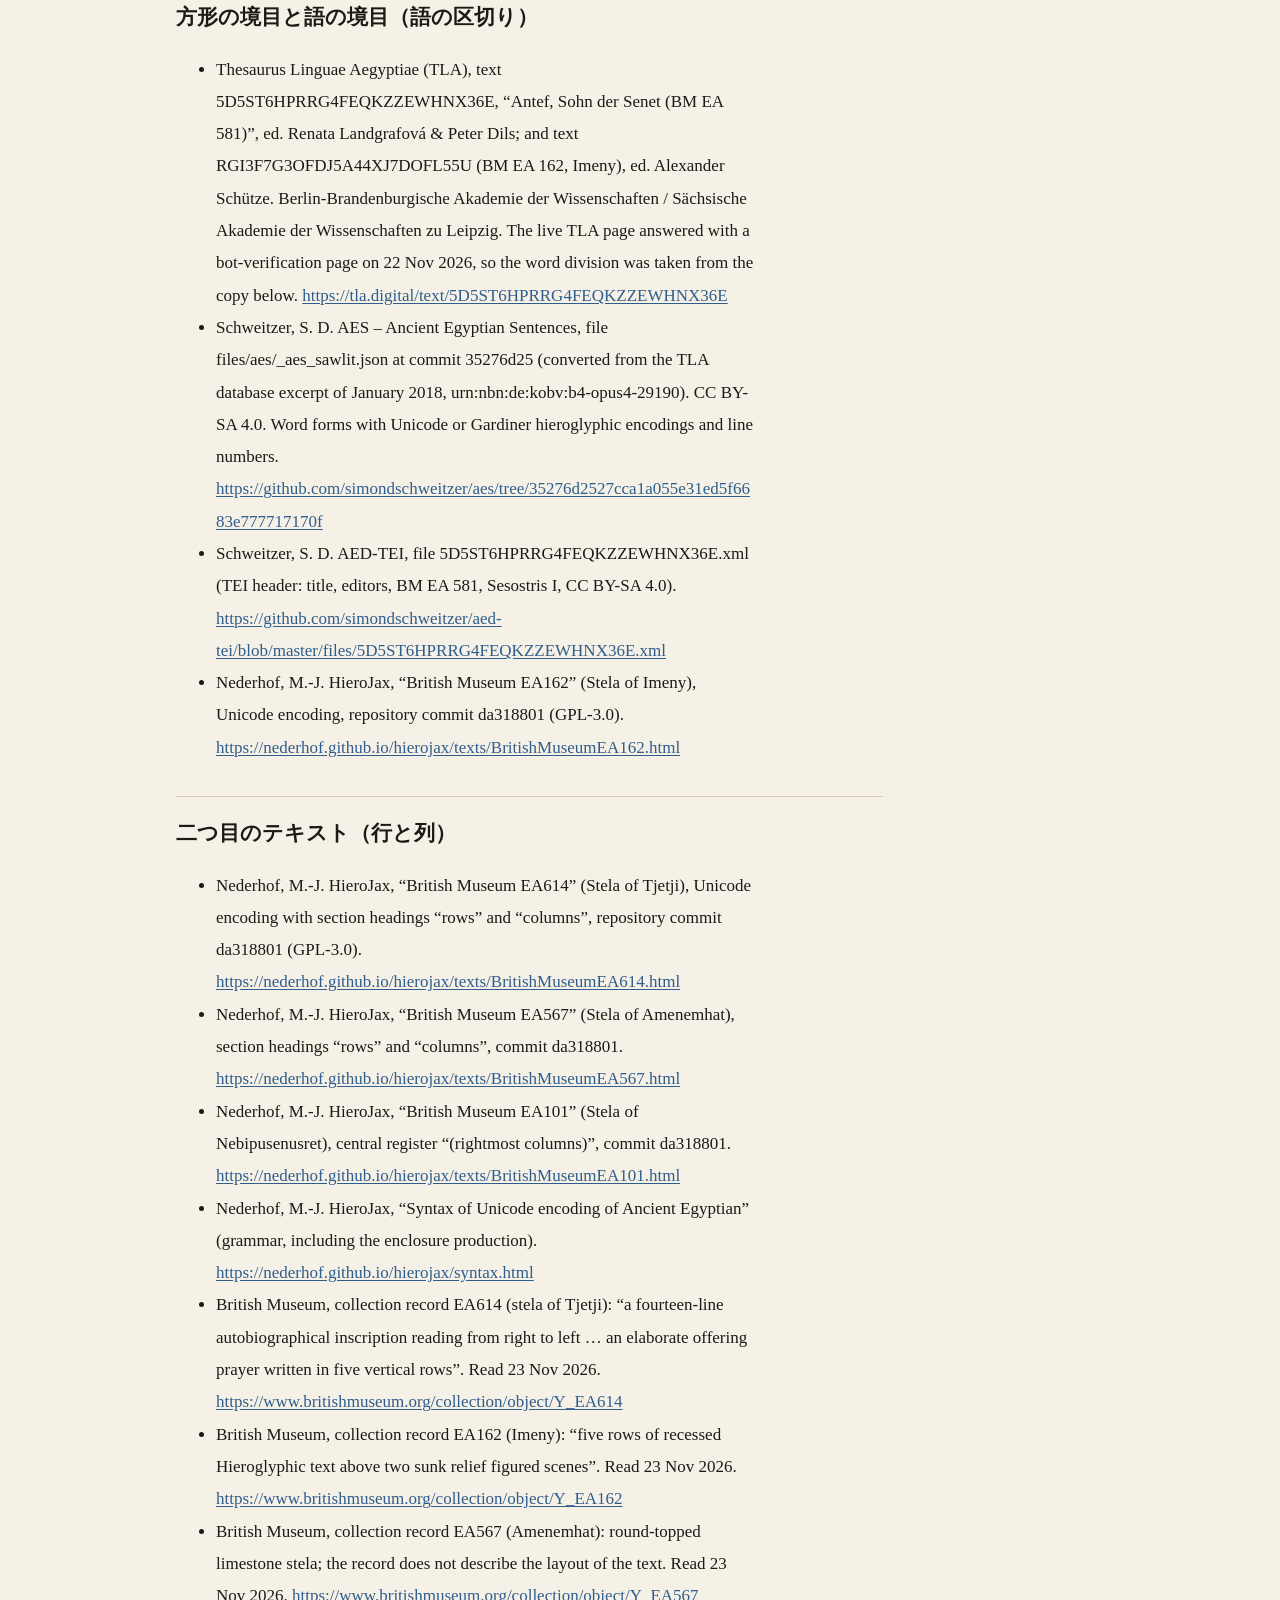
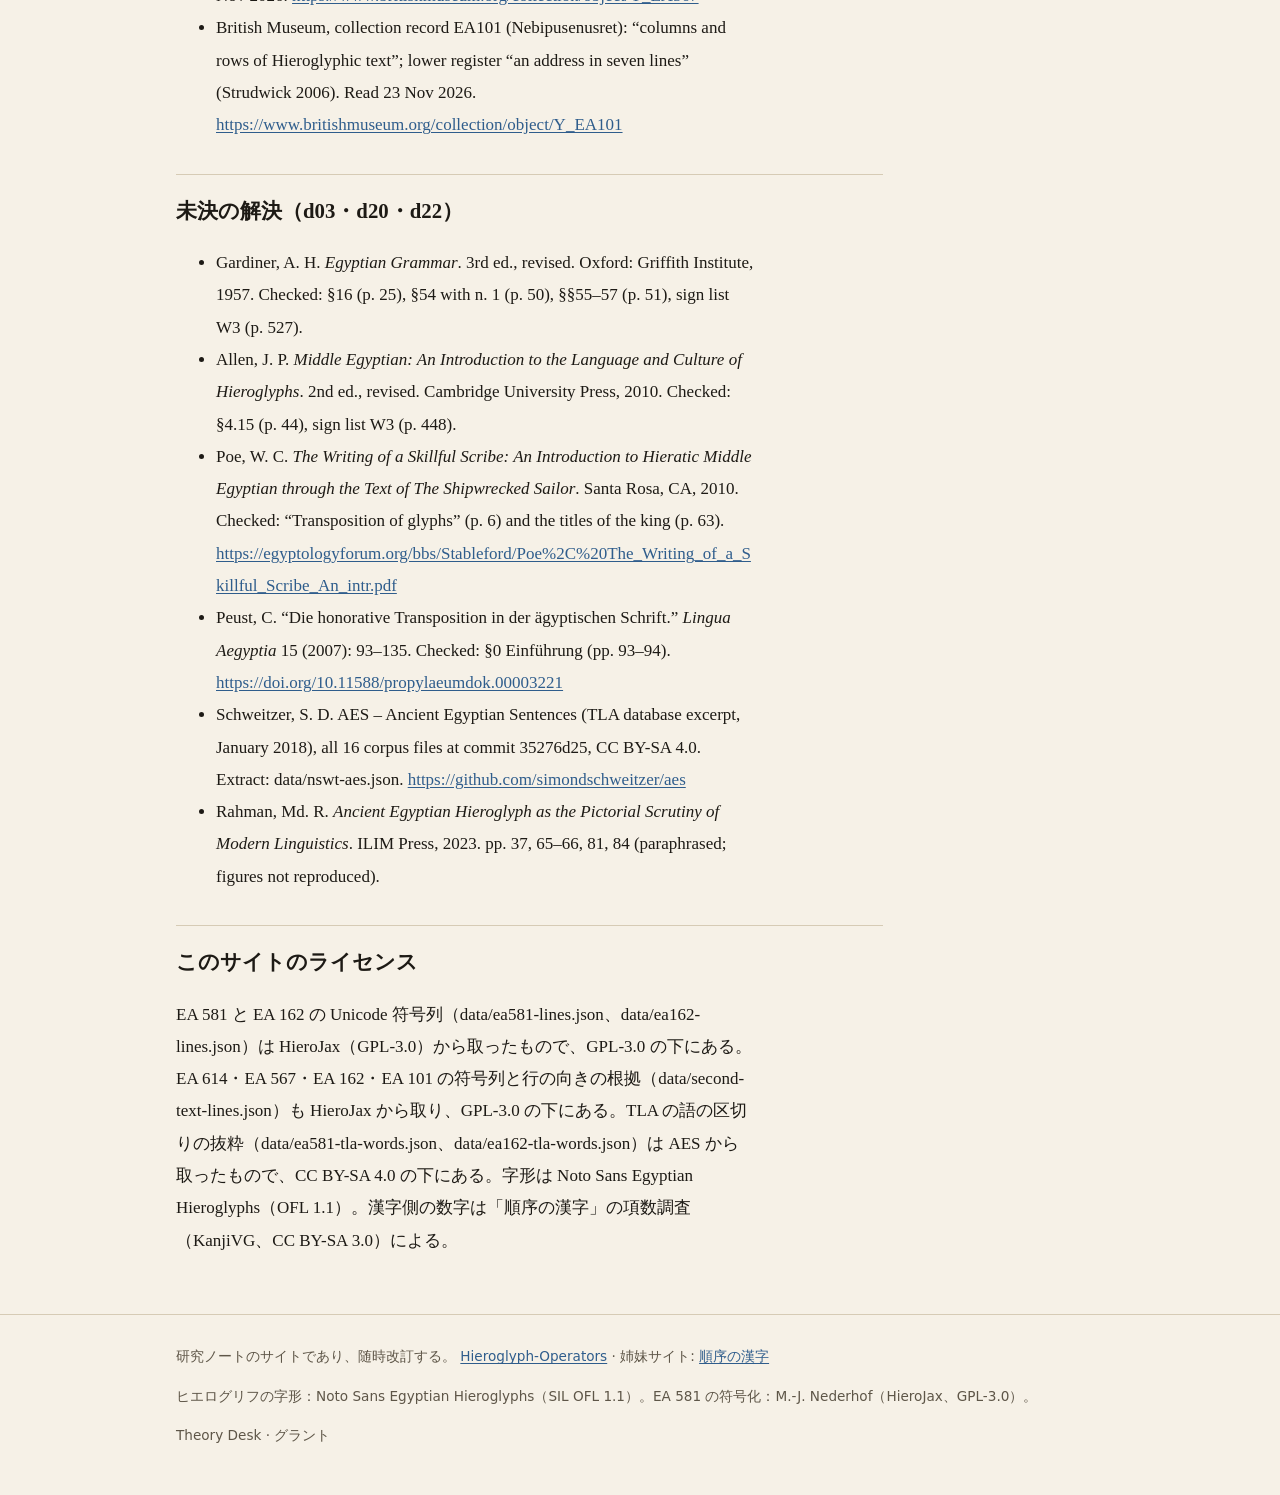
<file: site/sources.html>
<!DOCTYPE html>
<html lang="ja" data-lang="ja">
<head>
<meta charset="utf-8">
<meta name="viewport" content="width=device-width, initial-scale=1">
<title>出典 — ヒエログリフの演算子</title>
<meta name="title-ja" content="出典 — ヒエログリフの演算子">
<meta name="title-en" content="Sources — Hieroglyph Operators">
<meta name="description" content="Egyptian hieroglyphic quadrats read as operator trees over Gardiner signs. A sister site to Kanji in Order.">
<meta name="color-scheme" content="light dark">
<link rel="icon" href="favicon.svg" type="image/svg+xml">
<link rel="preload" href="fonts/NotoSansEgyptianHieroglyphs-Regular.woff2" as="font" type="font/woff2" crossorigin>
<link rel="stylesheet" href="css/main.css">
<script>
(function () {
  try {
    var r = document.documentElement, t = localStorage.getItem('ho-theme');
    var th = (t === 'light' || t === 'dark') ? t : (matchMedia('(prefers-color-scheme: dark)').matches ? 'dark' : 'light');
    r.setAttribute('data-theme', th); r.style.colorScheme = th;
    var q = (location.search.match(/[?&]lang=(ja|en)/) || [])[1];
    var l = q || localStorage.getItem('ho-lang'); if (l !== 'en' && l !== 'ja') l = 'ja';
    r.lang = l; r.setAttribute('data-lang', l);
  } catch (e) {}
})();
</script>
</head>
<body>
<a class="skip" href="#main"><span class="ja" lang="ja">本文へ</span><span class="en" lang="en">Skip to content</span></a>
<header class="site-header">
  <div class="wrap">
    <a class="brand" href="./"><span class="brand-glyph" aria-hidden="true" data-q="𓊪𓐰𓏏" data-size="1.7em"></span><span class="ja" lang="ja">ヒエログリフの演算子</span><span class="en" lang="en">Hieroglyph Operators</span><small><span class="ja" lang="ja">方形を演算子の木として読む</span><span class="en" lang="en">quadrats as operator trees</span></small></a>
    <div class="controls">
      <form class="seg lang-toggle" aria-label="Language"><label><input type="radio" name="lang" value="ja"><span>JA</span></label><label><input type="radio" name="lang" value="en"><span>EN</span></label></form>
      <form class="seg theme-toggle" aria-label="Theme"><label><input type="radio" name="theme" value="light"><span><span class="ja" lang="ja">明</span><span class="en" lang="en">Light</span></span></label><label><input type="radio" name="theme" value="auto"><span><span class="ja" lang="ja">自動</span><span class="en" lang="en">Auto</span></span></label><label><input type="radio" name="theme" value="dark"><span><span class="ja" lang="ja">暗</span><span class="en" lang="en">Dark</span></span></label></form>
    </div>
    <nav class="primary" aria-label="Primary"><ul><li><a href="./"><span class="ja" lang="ja">トップ</span><span class="en" lang="en">Top</span></a></li><li><a href="concept"><span class="ja" lang="ja">考え方</span><span class="en" lang="en">Concept</span></a></li><li><a href="operators"><span class="ja" lang="ja">演算子</span><span class="en" lang="en">Operators</span></a></li><li><a href="derivations"><span class="ja" lang="ja">二層の導出</span><span class="en" lang="en">Derivations</span></a></li><li><a href="notation"><span class="ja" lang="ja">記法</span><span class="en" lang="en">Notation</span></a></li><li><a href="pilot"><span class="ja" lang="ja">パイロット調査</span><span class="en" lang="en">Pilot</span></a></li><li><a href="rahman"><span class="ja" lang="ja">ラフマン再読</span><span class="en" lang="en">Rahman</span></a></li><li><a href="depth"><span class="ja" lang="ja">深さの在りか</span><span class="en" lang="en">Depth</span></a></li><li><a href="boundaries"><span class="ja" lang="ja">方形と語</span><span class="en" lang="en">Boundaries</span></a></li><li><a href="second-text"><span class="ja" lang="ja">二つ目のテキスト</span><span class="en" lang="en">Second texts</span></a></li><li><a href="resolutions"><span class="ja" lang="ja">未決の解決</span><span class="en" lang="en">Resolutions</span></a></li><li><a href="sources" aria-current="page"><span class="ja" lang="ja">出典</span><span class="en" lang="en">Sources</span></a></li><li><a href="https://kanji-morphology.pages.dev/"><span class="ja" lang="ja">順序の漢字 ↗</span><span class="en" lang="en">Kanji in Order ↗</span></a></li></ul></nav>
  </div>
</header>
<main id="main"><div class="wrap">

<h1><span class="ja" lang="ja">出典</span><span class="en" lang="en">Sources</span></h1>
<p class="lede"><span class="ja" lang="ja">一次資料を先に挙げる。リンクはすべて2026年11月21日に確認した。ページ番号は、確かめたものだけを書いている。</span><span class="en" lang="en">Primary sources come first. All links were checked on 21 November 2026. Page numbers are given only where they were checked.</span></p>
<h2>Unicode</h2><ul><li>The Unicode Consortium. <i>The Unicode Standard, Version 16.0 – Core Specification</i>, ch. 11 “Cuneiform and Hieroglyphs”, §11.4 Egyptian Hieroglyphs. <a href="https://www.unicode.org/versions/Unicode16.0.0/core-spec/chapter-11/">https://www.unicode.org/versions/Unicode16.0.0/core-spec/chapter-11/</a></li><li>Unicode Character Database 18.0.0: UnicodeData.txt and DerivedAge.txt (names and versions of U+13430–U+13455). <a href="https://www.unicode.org/Public/UCD/latest/ucd/">https://www.unicode.org/Public/UCD/latest/ucd/</a></li><li>Unicode 15.0.0 announcement (“Twenty-nine additional Egyptian hieroglyph format controls”). <a href="https://www.unicode.org/versions/Unicode15.0.0/">https://www.unicode.org/versions/Unicode15.0.0/</a></li><li>Glass, A., I. Hafemann, M.-J. Nederhof, S. Polis, B. Richmond, S. Rosmorduc, S. Schweitzer. “A method for encoding Egyptian quadrats in Unicode.” L2/17-112R, 2017. <a href="https://www.unicode.org/L2/L2017/17112r-quadrat-encoding.pdf">https://www.unicode.org/L2/L2017/17112r-quadrat-encoding.pdf</a></li><li>Glass, A., J. Grotenhuis, M.-J. Nederhof, S. Polis, S. Rosmorduc, D. A. Werning. “Additional control characters for Ancient Egyptian hieroglyphic texts.” L2/21-248, 22 Dec 2021. <a href="https://www.unicode.org/L2/L2021/21248-egyptian-controls.pdf">https://www.unicode.org/L2/L2021/21248-egyptian-controls.pdf</a></li><li>Nederhof, M.-J. “Notes on the control characters for Ancient Egyptian in Unicode 15.” L2/24-079, 17 Feb 2024. <a href="https://www.unicode.org/L2/L2024/24079-egyptian-fmt-controls.pdf">https://www.unicode.org/L2/L2024/24079-egyptian-fmt-controls.pdf</a></li><li>Unicode Technical Committee. Egyptian Hieroglyphs document list. <a href="https://www.unicode.org/L2/topical/egyptian/">https://www.unicode.org/L2/topical/egyptian/</a></li></ul><h2><span class="ja" lang="ja">符号化の記法と道具</span><span class="en" lang="en">Notations and tools</span></h2><ul><li>Buurman, J., N. Grimal, M. Hainsworth, J. Hallof, D. van der Plas. <i>Manuel de codage des textes hiéroglyphiques en vue de leur saisie sur ordinateur</i>. Informatique et Égyptologie 2. Paris, 1988. <a href="https://en.wikipedia.org/wiki/Manuel_de_Codage">https://en.wikipedia.org/wiki/Manuel_de_Codage</a></li><li>Rosmorduc, S. JSesh documentation: “A description of the manuel de codage” and “About JSesh 6 sign placement”. JSesh source: CeCILL-C. <a href="https://github.com/rosmord/jsesh">https://github.com/rosmord/jsesh</a></li><li>Nederhof, M.-J. HieroJax: “Syntax of Unicode encoding of Ancient Egyptian”. GPL-3.0. <a href="https://nederhof.github.io/hierojax/syntax.html">https://nederhof.github.io/hierojax/syntax.html</a></li><li>Noto Sans Egyptian Hieroglyphs v2.002 (2024). SIL Open Font License 1.1. <a href="https://github.com/notofonts/egyptian-hieroglyphs">https://github.com/notofonts/egyptian-hieroglyphs</a></li></ul><h2><span class="ja" lang="ja">記号表</span><span class="en" lang="en">Sign list</span></h2><ul><li>Gardiner, A. H. <i>Egyptian Grammar: Being an Introduction to the Study of Hieroglyphs</i>. 3rd ed. Oxford: Griffith Institute, 1957. (Sign list; source of the Unicode “Gardiner set”, per the Unicode Standard §11.4.1.)</li></ul><h2><span class="ja" lang="ja">パイロットの資料</span><span class="en" lang="en">Pilot text</span></h2><ul><li>British Museum, EA 581, stela of Intef son of Senet (collection record). <a href="https://www.britishmuseum.org/collection/object/Y_EA581">https://www.britishmuseum.org/collection/object/Y_EA581</a></li><li>Nederhof, M.-J. “British Museum EA581”, Unicode encoding on HieroJax (GPL-3.0 repository). Fetched 21 Nov 2026. <a href="https://nederhof.github.io/hierojax/texts/BritishMuseumEA581.html">https://nederhof.github.io/hierojax/texts/BritishMuseumEA581.html</a></li><li>Nederhof, M.-J. St Andrews corpus, “Intef son of Senet, Stela of” (RES; created 2016-08-04, modified 2017-01-19), distributed with PhilologEg 0.5.14. Licence not stated; used here only for line direction. <a href="https://sites.cs.st-andrews.ac.uk/people/mn31/egyptian/texts/corpus/pdf/IntefSonSenet.pdf">https://sites.cs.st-andrews.ac.uk/people/mn31/egyptian/texts/corpus/pdf/IntefSonSenet.pdf</a></li><li>Sethe, K. <i>Aegyptische Lesestücke</i>. Leipzig: Hinrichs, 1928, pp. 80–81 (as cited by the encoder).</li></ul><h2><span class="ja" lang="ja">筆の運び（ヒエラティック）</span><span class="en" lang="en">Stroke sequence (hieratic)</span></h2><ul><li>Regulski, I. “Writing habits as identity marker: on sign formation in Papyrus Gardiner II.” In <i>Ägyptologische „Binsen“-Weisheiten III</i>. Stuttgart: Franz Steiner, 2018. doi:10.25358/openscience-395. <a href="https://doi.org/10.25358/openscience-395">https://doi.org/10.25358/openscience-395</a></li><li>AKU-PAL: Paläographie des Hieratischen und der Kursivhieroglyphen, Mainz. Version 1.3 (27 Feb 2024) adds “display of stroke sequence as vector graphics”. <a href="https://en.aku.uni-mainz.de/2024/02/27/aku-pal-version-1-3-released/">https://en.aku.uni-mainz.de/2024/02/27/aku-pal-version-1-3-released/</a></li></ul><h2><span class="ja" lang="ja">コーパスとライセンス</span><span class="en" lang="en">Corpora and licences</span></h2><ul><li>Thesaurus Linguae Aegyptiae, Original Earlier Egyptian sentences, corpus v18, premium (Hugging Face; CC BY-SA 4.0). Hieroglyphs in Unicode, but without format controls: 0 of 12,773 sentences contain U+13430–U+1345F (checked 21 Nov 2026). <a href="https://huggingface.co/datasets/thesaurus-linguae-aegyptiae/tla-Earlier_Egyptian_original-v18-premium">https://huggingface.co/datasets/thesaurus-linguae-aegyptiae/tla-Earlier_Egyptian_original-v18-premium</a></li><li>Thesaurus Linguae Aegyptiae raw data publications (usually CC BY-SA 4.0). <a href="https://aaew.bbaw.de/daten-veroeffentlichungen">https://aaew.bbaw.de/daten-veroeffentlichungen</a></li><li>Schweitzer, S. D. AES – Ancient Egyptian Sentences (CC BY-SA 4.0; word forms with optional MdC and Unicode hieroglyphic encodings). <a href="https://github.com/simondschweitzer/aes">https://github.com/simondschweitzer/aes</a></li><li>JSesh text sources in the Manuel de Codage (list maintained by S. Rosmorduc). <a href="https://jsesh.qenherkhopeshef.org/varia/externaltextsources">https://jsesh.qenherkhopeshef.org/varia/externaltextsources</a></li><li>Ramses Online, Late Egyptian corpus (Université de Liège). Free to read online; no download, stated licence or documented API; intensive use by agreement with the team. Polis, S. “Layers of openness in the Ramses corpus of Late Egyptian”, slides, Open Access in Egyptology, 21 Oct 2026. <a href="https://orbi.uliege.be/bitstream/2268/349874/1/Polis_2026_OAW_Ramses_OpenAccess.pdf">https://orbi.uliege.be/bitstream/2268/349874/1/Polis_2026_OAW_Ramses_OpenAccess.pdf</a></li><li>Ramses Online. <a href="https://ramses.ulg.ac.be/">https://ramses.ulg.ac.be/</a></li></ul><h2><span class="ja" lang="ja">二層の導出とラフマン再読</span><span class="en" lang="en">Two-layer derivations and the Rahman re-read</span></h2><ul><li>Rahman, Md. Ridwanur. <i>Ancient Egyptian Hieroglyph as the Pictorial Scrutiny of Modern Linguistics: The First Research Work on Egyptian Hieroglyphic Language in the Bosom of Bangladesh</i>. First published 2020; ILIM Press edition, Dhaka, 2023. ISBN 978-984-35-4321-9.</li><li><span class="ja" lang="ja">SUBLEXICAL-DERIVATIONS-v1、文字の下位語彙の導出のための共有規格。Syntax · Semantics · Interface とともに起草し、2026年11月21日にグラントが承認した（このリポジトリに写しがある）。</span><span class="en" lang="en">SUBLEXICAL-DERIVATIONS-v1, shared standard for sub-lexical derivations, drafted with Syntax · Semantics · Interface; approved by Grant Golland, 21 Nov 2026 (copy in this repository).</span> <a href="https://github.com/crimsonflower420/Hieroglyph-Operators/blob/main/notes/SUBLEXICAL-DERIVATIONS-v1.md">https://github.com/crimsonflower420/Hieroglyph-Operators/blob/main/notes/SUBLEXICAL-DERIVATIONS-v1.md</a></li><li>Allen, J. P. <i>Middle Egyptian: An Introduction to the Language and Culture of Hieroglyphs</i>. 2nd ed. Cambridge University Press, 2010.</li><li>Peust, C. “Die honorative Transposition in der ägyptischen Schrift.” <i>Lingua Aegyptia</i> 15 (2007): 93–135. <a href="https://doi.org/10.11588/propylaeumdok.00003221">https://doi.org/10.11588/propylaeumdok.00003221</a></li><li>Champollion, J.-F. <i>Lettre à M. Dacier relative à l’alphabet des hiéroglyphes phonétiques</i>. Paris, 1822.</li><li>Callimahos, L. D. “The Rosetta Stone and Its Decipherment.” NSA, declassified (PDF). <a href="https://media.defense.gov/2021/Jul/02/2002755845/-1/-1/0/ROSETTA-STONE.PDF">https://media.defense.gov/2021/Jul/02/2002755845/-1/-1/0/ROSETTA-STONE.PDF</a></li><li>Poe, W. C. <i>The Writing of a Skillful Scribe: An Introduction to Hieratic Middle Egyptian through the Text of The Shipwrecked Sailor</i>. Santa Rosa, CA, 2010 (PDF, Egyptology Forum). <a href="https://egyptologyforum.org/bbs/Stableford/Poe%2C%20The_Writing_of_a_Skillful_Scribe_An_intr.pdf">https://egyptologyforum.org/bbs/Stableford/Poe%2C%20The_Writing_of_a_Skillful_Scribe_An_intr.pdf</a></li><li>British Museum, EA 24, the Rosetta Stone (collection record). <a href="https://www.britishmuseum.org/collection/object/Y_EA24">https://www.britishmuseum.org/collection/object/Y_EA24</a></li><li>Hierolyte. “Why the god comes first: honorific transposition in hieroglyphs” (secondary summary of Gardiner and Allen; used only as a pointer). <a href="https://hierolyte.app/discoveries/why-the-god-comes-first-honorific-transposition-in-hieroglyphs">https://hierolyte.app/discoveries/why-the-god-comes-first-honorific-transposition-in-hieroglyphs</a></li></ul><h2><span class="ja" lang="ja">深さの在りか（漢字の木）</span><span class="en" lang="en">Where the depth sits (kanji trees)</span></h2><ul><li>KanjiVG, Ulrich Apel et al., snapshot 70a0b7ae (30 Sep 2026), CC BY-SA 3.0. Per-character heights computed by tools/kanji_heights.py with the composition rule and jōyō list of Kanji in Order (crimsonflower420/Kanji-Morphology, tools/valence_atlas.py, tools/positions.py). <a href="https://github.com/KanjiVG/kanjivg/tree/70a0b7ae0c18ceb5cb358274b029cce0234a43bc">https://github.com/KanjiVG/kanjivg/tree/70a0b7ae0c18ceb5cb358274b029cce0234a43bc</a></li><li>Kanji in Order, arity census (6,176 compositions, deepest group depth 7; reproduced by tools/kanji_heights.py as a check). <a href="https://kanji-morphology.pages.dev/arity-census">https://kanji-morphology.pages.dev/arity-census</a></li></ul><h2><span class="ja" lang="ja">方形の境目と語の境目（語の区切り）</span><span class="en" lang="en">Quadrat and word boundaries (word division)</span></h2><ul><li>Thesaurus Linguae Aegyptiae (TLA), text 5D5ST6HPRRG4FEQKZZEWHNX36E, “Antef, Sohn der Senet (BM EA 581)”, ed. Renata Landgrafová & Peter Dils; and text RGI3F7G3OFDJ5A44XJ7DOFL55U (BM EA 162, Imeny), ed. Alexander Schütze. Berlin-Brandenburgische Akademie der Wissenschaften / Sächsische Akademie der Wissenschaften zu Leipzig. The live TLA page answered with a bot-verification page on 22 Nov 2026, so the word division was taken from the copy below. <a href="https://tla.digital/text/5D5ST6HPRRG4FEQKZZEWHNX36E">https://tla.digital/text/5D5ST6HPRRG4FEQKZZEWHNX36E</a></li><li>Schweitzer, S. D. AES – Ancient Egyptian Sentences, file files/aes/_aes_sawlit.json at commit 35276d25 (converted from the TLA database excerpt of January 2018, urn:nbn:de:kobv:b4-opus4-29190). CC BY-SA 4.0. Word forms with Unicode or Gardiner hieroglyphic encodings and line numbers. <a href="https://github.com/simondschweitzer/aes/tree/35276d2527cca1a055e31ed5f6683e777717170f">https://github.com/simondschweitzer/aes/tree/35276d2527cca1a055e31ed5f6683e777717170f</a></li><li>Schweitzer, S. D. AED-TEI, file 5D5ST6HPRRG4FEQKZZEWHNX36E.xml (TEI header: title, editors, BM EA 581, Sesostris I, CC BY-SA 4.0). <a href="https://github.com/simondschweitzer/aed-tei/blob/master/files/5D5ST6HPRRG4FEQKZZEWHNX36E.xml">https://github.com/simondschweitzer/aed-tei/blob/master/files/5D5ST6HPRRG4FEQKZZEWHNX36E.xml</a></li><li>Nederhof, M.-J. HieroJax, “British Museum EA162” (Stela of Imeny), Unicode encoding, repository commit da318801 (GPL-3.0). <a href="https://nederhof.github.io/hierojax/texts/BritishMuseumEA162.html">https://nederhof.github.io/hierojax/texts/BritishMuseumEA162.html</a></li></ul><h2><span class="ja" lang="ja">二つ目のテキスト（行と列）</span><span class="en" lang="en">Second texts (rows and columns)</span></h2><ul><li>Nederhof, M.-J. HieroJax, “British Museum EA614” (Stela of Tjetji), Unicode encoding with section headings “rows” and “columns”, repository commit da318801 (GPL-3.0). <a href="https://nederhof.github.io/hierojax/texts/BritishMuseumEA614.html">https://nederhof.github.io/hierojax/texts/BritishMuseumEA614.html</a></li><li>Nederhof, M.-J. HieroJax, “British Museum EA567” (Stela of Amenemhat), section headings “rows” and “columns”, commit da318801. <a href="https://nederhof.github.io/hierojax/texts/BritishMuseumEA567.html">https://nederhof.github.io/hierojax/texts/BritishMuseumEA567.html</a></li><li>Nederhof, M.-J. HieroJax, “British Museum EA101” (Stela of Nebipusenusret), central register “(rightmost columns)”, commit da318801. <a href="https://nederhof.github.io/hierojax/texts/BritishMuseumEA101.html">https://nederhof.github.io/hierojax/texts/BritishMuseumEA101.html</a></li><li>Nederhof, M.-J. HieroJax, “Syntax of Unicode encoding of Ancient Egyptian” (grammar, including the enclosure production). <a href="https://nederhof.github.io/hierojax/syntax.html">https://nederhof.github.io/hierojax/syntax.html</a></li><li>British Museum, collection record EA614 (stela of Tjetji): “a fourteen-line autobiographical inscription reading from right to left … an elaborate offering prayer written in five vertical rows”. Read 23 Nov 2026. <a href="https://www.britishmuseum.org/collection/object/Y_EA614">https://www.britishmuseum.org/collection/object/Y_EA614</a></li><li>British Museum, collection record EA162 (Imeny): “five rows of recessed Hieroglyphic text above two sunk relief figured scenes”. Read 23 Nov 2026. <a href="https://www.britishmuseum.org/collection/object/Y_EA162">https://www.britishmuseum.org/collection/object/Y_EA162</a></li><li>British Museum, collection record EA567 (Amenemhat): round-topped limestone stela; the record does not describe the layout of the text. Read 23 Nov 2026. <a href="https://www.britishmuseum.org/collection/object/Y_EA567">https://www.britishmuseum.org/collection/object/Y_EA567</a></li><li>British Museum, collection record EA101 (Nebipusenusret): “columns and rows of Hieroglyphic text”; lower register “an address in seven lines” (Strudwick 2006). Read 23 Nov 2026. <a href="https://www.britishmuseum.org/collection/object/Y_EA101">https://www.britishmuseum.org/collection/object/Y_EA101</a></li></ul><h2><span class="ja" lang="ja">未決の解決（d03・d20・d22）</span><span class="en" lang="en">Resolutions (d03, d20, d22)</span></h2><ul><li>Gardiner, A. H. <i>Egyptian Grammar</i>. 3rd ed., revised. Oxford: Griffith Institute, 1957. Checked: §16 (p. 25), §54 with n. 1 (p. 50), §§55–57 (p. 51), sign list W3 (p. 527).</li><li>Allen, J. P. <i>Middle Egyptian: An Introduction to the Language and Culture of Hieroglyphs</i>. 2nd ed., revised. Cambridge University Press, 2010. Checked: §4.15 (p. 44), sign list W3 (p. 448).</li><li>Poe, W. C. <i>The Writing of a Skillful Scribe: An Introduction to Hieratic Middle Egyptian through the Text of The Shipwrecked Sailor</i>. Santa Rosa, CA, 2010. Checked: “Transposition of glyphs” (p. 6) and the titles of the king (p. 63). <a href="https://egyptologyforum.org/bbs/Stableford/Poe%2C%20The_Writing_of_a_Skillful_Scribe_An_intr.pdf">https://egyptologyforum.org/bbs/Stableford/Poe%2C%20The_Writing_of_a_Skillful_Scribe_An_intr.pdf</a></li><li>Peust, C. “Die honorative Transposition in der ägyptischen Schrift.” <i>Lingua Aegyptia</i> 15 (2007): 93–135. Checked: §0 Einführung (pp. 93–94). <a href="https://doi.org/10.11588/propylaeumdok.00003221">https://doi.org/10.11588/propylaeumdok.00003221</a></li><li>Schweitzer, S. D. AES – Ancient Egyptian Sentences (TLA database excerpt, January 2018), all 16 corpus files at commit 35276d25, CC BY-SA 4.0. Extract: data/nswt-aes.json. <a href="https://github.com/simondschweitzer/aes">https://github.com/simondschweitzer/aes</a></li><li>Rahman, Md. R. <i>Ancient Egyptian Hieroglyph as the Pictorial Scrutiny of Modern Linguistics</i>. ILIM Press, 2023. pp. 37, 65–66, 81, 84 (paraphrased; figures not reproduced).</li></ul>
<h2><span class="ja" lang="ja">このサイトのライセンス</span><span class="en" lang="en">Licences of this site</span></h2>
<p><span class="ja" lang="ja">EA 581 と EA 162 の Unicode 符号列（data/ea581-lines.json、data/ea162-lines.json）は HieroJax（GPL-3.0）から取ったもので、GPL-3.0 の下にある。EA 614・EA 567・EA 162・EA 101 の符号列と行の向きの根拠（data/second-text-lines.json）も HieroJax から取り、GPL-3.0 の下にある。TLA の語の区切りの抜粋（data/ea581-tla-words.json、data/ea162-tla-words.json）は AES から取ったもので、CC BY-SA 4.0 の下にある。字形は Noto Sans Egyptian Hieroglyphs（OFL 1.1）。漢字側の数字は「順序の漢字」の項数調査（KanjiVG、CC BY-SA 3.0）による。</span><span class="en" lang="en">The EA 581 and EA 162 Unicode strings (data/ea581-lines.json, data/ea162-lines.json) come from HieroJax (GPL-3.0) and stay under GPL-3.0, as do the EA 614, EA 567, EA 162 and EA 101 strings with their orientation evidence (data/second-text-lines.json). The TLA word-division extracts (data/ea581-tla-words.json, data/ea162-tla-words.json) come from AES and stay under CC BY-SA 4.0. Glyphs are Noto Sans Egyptian Hieroglyphs (OFL 1.1). Kanji numbers come from the Kanji in Order arity census (KanjiVG, CC BY-SA 3.0).</span></p>

</div></main>
<footer class="site-footer"><div class="wrap">
<p><span class="ja" lang="ja">研究ノートのサイトであり、随時改訂する。</span><span class="en" lang="en">A research-notes site, revised as the work goes on.</span> <a href="https://github.com/crimsonflower420/Hieroglyph-Operators">Hieroglyph-Operators</a> · <span class="ja" lang="ja">姉妹サイト</span><span class="en" lang="en">Sister site</span>: <a href="https://kanji-morphology.pages.dev/"><span class="ja" lang="ja">順序の漢字</span><span class="en" lang="en">Kanji in Order</span></a></p>
<p><span class="ja" lang="ja">ヒエログリフの字形：Noto Sans Egyptian Hieroglyphs（SIL OFL 1.1）。EA 581 の符号化：M.-J. Nederhof（HieroJax、GPL-3.0）。</span><span class="en" lang="en">Glyphs: Noto Sans Egyptian Hieroglyphs (SIL OFL 1.1). EA 581 encoding: M.-J. Nederhof (HieroJax, GPL-3.0).</span></p>
<p>Theory Desk · <span class="ja" lang="ja">グラント</span><span class="en" lang="en">Grant Golland</span></p>
</div></footer>
<script src="js/site.js" defer></script>
<script src="js/quadrat.js" defer></script>
</body>
</html>
</file>
<file: site/css/main.css>
@font-face {
  font-family: "Noto Sans Egyptian Hieroglyphs";
  src: url("../fonts/NotoSansEgyptianHieroglyphs-Regular.woff2") format("woff2");
  font-display: swap;
}
:root {
  --ochre: #b8742f; --lapis: #2f5d8c; --malachite: #3f8a6b; --carnelian: #b2432f;
  --font-serif: "Source Serif 4", "Iowan Old Style", Palatino, Georgia, serif;
  --font-sans: "Source Sans 3", "Helvetica Neue", system-ui, sans-serif;
  --font-jp: "Noto Serif JP", "Hiragino Mincho ProN", "Yu Mincho", YuMincho, "Noto Serif CJK JP", serif;
  --font-hiero: "Noto Sans Egyptian Hieroglyphs", "Segoe UI Historic", sans-serif;
  --page: 60rem; --measure: 68ch;
}
html[data-theme="light"] {
  --bg: #f6f1e7; --bg-2: #ede5d5; --text: #1d1a15; --muted: #5e5648; --border: #d6cbb5;
  --accent: var(--lapis); --accent-2: var(--carnelian); --code: #ebe2cf; --glyph: #1d1a15;
}
html[data-theme="dark"] {
  --bg: #12100d; --bg-2: #1b1814; --text: #ece5d7; --muted: #a99f8d; --border: #332d24;
  --accent: #7fa6d6; --accent-2: #e07a62; --code: #1f1b16; --glyph: #ece5d7;
}
* { box-sizing: border-box; }
html { -webkit-text-size-adjust: 100%; }
body { margin: 0; background: var(--bg); color: var(--text); font: 17px/1.7 var(--font-serif); }
html[data-lang="ja"] body { font-family: var(--font-jp); line-height: 1.9; }
[data-lang="ja"] .en, [data-lang="en"] .ja { display: none !important; }
a { color: var(--accent); text-underline-offset: 2px; overflow-wrap: anywhere; }
.wrap { max-width: var(--page); margin: 0 auto; padding: 0 1rem; }
.skip { position: absolute; left: -999px; }
.skip:focus { left: 1rem; top: .5rem; background: var(--bg); padding: .3rem .6rem; z-index: 9; }

/* Compact, non-sticky header (about 100px). */
.site-header { border-bottom: 1px solid var(--border); background: var(--bg-2); }
.site-header .wrap { display: flex; flex-wrap: wrap; align-items: center; gap: .25rem .9rem; padding-top: .45rem; padding-bottom: .45rem; min-height: 3rem; }
.brand { display: flex; align-items: baseline; gap: .5rem; text-decoration: none; color: var(--text); font-weight: 600; margin-right: auto; }
.brand-glyph { display: inline-block; width: 1.7em; height: 1.7em; align-self: center; }
.brand-glyph svg.q text { fill: var(--accent-2); }
.brand small { font-weight: 400; color: var(--muted); font-size: .8rem; }
.controls { display: flex; gap: .4rem; font-family: var(--font-sans); font-size: .78rem; }
.seg { display: inline-flex; border: 1px solid var(--border); border-radius: 3px; overflow: hidden; }
.seg label { cursor: pointer; }
.seg input { position: absolute; opacity: 0; pointer-events: none; }
.seg label > span { display: block; padding: .15rem .5rem; color: var(--muted); }
.seg input:checked + span { background: var(--accent); color: var(--bg); }
.seg input:focus-visible + span { outline: 2px solid var(--accent-2); }
nav.primary { width: 100%; font-family: var(--font-sans); font-size: .9rem; }
nav.primary ul { list-style: none; margin: 0; padding: 0; display: flex; flex-wrap: wrap; gap: .1rem 1rem; }
nav.primary a { text-decoration: none; color: var(--muted); }
nav.primary a[aria-current="page"] { color: var(--text); border-bottom: 2px solid var(--accent-2); }

main { padding: 1.5rem 0 2.5rem; }
main > .wrap > * { max-width: var(--measure); }
main > .wrap > .wide { max-width: 100%; }
h1 { font-size: 1.75rem; line-height: 1.3; margin: .2rem 0 .8rem; }
h2 { font-size: 1.3rem; margin: 2rem 0 .6rem; border-top: 1px solid var(--border); padding-top: 1rem; }
h3 { font-size: 1.08rem; margin: 1.4rem 0 .4rem; }
.lede { font-size: 1.08rem; color: var(--muted); }
.flag { border-left: 3px solid var(--accent-2); background: var(--bg-2); padding: .55rem .8rem; margin: 1rem 0; font-size: .95rem; }
.flag.spec { border-color: var(--ochre); }
.flag.ok { border-color: var(--malachite); }
.tag { font-family: var(--font-sans); font-size: .72rem; letter-spacing: .03em; text-transform: uppercase; color: var(--ochre); font-weight: 700; }
code, .mono { font-family: ui-monospace, "SF Mono", Menlo, Consolas, monospace; font-size: .88em; background: var(--code); padding: 0 .25em; border-radius: 2px; }
.h { font-family: var(--font-hiero); font-size: 1.6em; line-height: 1; color: var(--glyph); }
.table-scroll { overflow-x: auto; max-width: 100%; }
table { border-collapse: collapse; font-size: .9rem; margin: .8rem 0; font-family: var(--font-sans); }
th, td { border-bottom: 1px solid var(--border); padding: .35rem .6rem; text-align: left; vertical-align: top; }
th { color: var(--muted); font-weight: 600; }
td.num, th.num { text-align: right; font-variant-numeric: tabular-nums; }
.cards { display: grid; grid-template-columns: repeat(auto-fit, minmax(15rem, 1fr)); gap: .8rem; margin: 1rem 0; }
.card { border: 1px solid var(--border); border-radius: 4px; padding: .8rem; text-decoration: none; color: var(--text); background: var(--bg-2); display: block; }
.card strong { display: block; color: var(--accent); }
.card span { color: var(--muted); font-size: .92rem; }
.qgrid { display: grid; grid-template-columns: repeat(auto-fill, minmax(7.5rem, 1fr)); gap: .6rem; margin: 1rem 0; }
.qcell { border: 1px solid var(--border); border-radius: 4px; padding: .4rem; text-align: center; background: var(--bg-2); }
.qcell .q { display: block; margin: 0 auto .3rem; }
.qcell .x { font-family: ui-monospace, Menlo, monospace; font-size: .68rem; color: var(--muted); word-break: break-word; }
.qcell .ln { font-family: var(--font-sans); font-size: .68rem; color: var(--muted); }
svg.q text { fill: var(--glyph); font-family: var(--font-hiero); }
svg.q .miss { fill: none; stroke: var(--muted); stroke-dasharray: 3 2; }
svg.q .misslabel { fill: var(--muted); font-family: var(--font-sans); }
.bar { display: inline-block; height: .7rem; background: var(--accent); vertical-align: middle; border-radius: 1px; }
.bar.alt { background: var(--accent-2); }
figure { margin: 1rem 0; }
figcaption { font-size: .85rem; color: var(--muted); }
.site-footer { border-top: 1px solid var(--border); padding: 1rem 0 2rem; font-size: .85rem; color: var(--muted); font-family: var(--font-sans); }
@media (max-width: 30rem) {
  body { font-size: 16px; }
  h1 { font-size: 1.45rem; }
  .brand small { display: none; }
}

/* Two-layer derivations */
.drv { border: 1px solid var(--border); border-radius: 4px; background: var(--bg-2); padding: .8rem .9rem; margin: 1.2rem 0; max-width: 100% !important; }
.drv h3 { margin: 0 0 .3rem; }
.drv .meta { font-family: var(--font-sans); font-size: .78rem; color: var(--muted); }
.drv .meta b { color: var(--ochre); }
.drv .qrow { display: flex; flex-wrap: wrap; align-items: center; gap: .1rem; margin: .5rem 0; }
.drv .qrow.cart { border: 2px solid var(--glyph); border-radius: 1.6em; padding: .15rem .7rem; width: max-content; max-width: 100%; position: relative; }
.drv .qrow.cart::after { content: ""; position: absolute; right: -6px; top: 10%; height: 80%; border-right: 2px solid var(--glyph); }
.drv .qrow svg.q text, .qinline svg.q text { fill: var(--glyph); }
.layers { display: grid; grid-template-columns: repeat(auto-fit, minmax(16rem, 1fr)); gap: .6rem; margin: .4rem 0; }
.layer { background: var(--bg); border: 1px solid var(--border); border-radius: 3px; padding: .4rem; min-width: 0; }
.layer > .lab { font-family: var(--font-sans); font-size: .74rem; font-weight: 700; color: var(--muted); letter-spacing: .02em; }
.svgscroll { overflow-x: auto; }
pre.bracket { font: .78rem/1.5 ui-monospace, Menlo, monospace; background: var(--code); padding: .35rem .5rem; margin: .3rem 0; white-space: pre-wrap; overflow-wrap: anywhere; border-radius: 3px; }
svg.dtree, svg.dwalk { display: block; max-width: none; }
svg.dtree .edge { stroke: var(--muted); stroke-width: 1.2; }
svg.dtree .op { font: 700 12px var(--font-sans); fill: var(--accent); }
svg.dtree .code { font: 10px var(--font-sans); fill: var(--muted); }
svg.dtree .role { font: 600 9.5px var(--font-sans); fill: var(--text); }
svg.dtree .role.head { fill: var(--accent-2); }
svg .hg { font-family: var(--font-hiero); font-size: 26px; fill: var(--glyph); }
svg .hg.sm { font-size: 20px; }
svg .leafbg { fill: hsl(var(--h) 55% 50% / .16); stroke: hsl(var(--h) 55% 45% / .7); stroke-width: 1.2; }
svg .miss { fill: none; stroke: var(--muted); stroke-dasharray: 3 2; }
svg.dwalk .wlab { font: 700 11px var(--font-sans); fill: var(--muted); }
svg.dwalk .wl { stroke: var(--muted); stroke-width: 1; }
svg.dwalk .wl.moved { stroke: var(--accent-2); stroke-width: 1.8; stroke-dasharray: 5 3; }
.mm { font-family: var(--font-sans); font-size: .82rem; color: var(--accent-2); }
.drv p { margin: .35rem 0; font-size: .95rem; }
.drv .k { font-family: var(--font-sans); font-size: .74rem; font-weight: 700; color: var(--muted); margin-right: .3rem; }
.qinline { display: inline-block; vertical-align: middle; }
.layers.one { grid-template-columns: 1fr; }
td.nw, th.nw { white-space: nowrap; }
@media (max-width: 640px) {
  .brand { font-size: .95rem; }
  .brand small { display: none; }
  .controls { font-size: .7rem; gap: .25rem; }
  .seg label > span { padding: .1rem .35rem; }
  nav.primary { font-size: .8rem; }
  nav.primary ul { gap: 0 .65rem; }
}
@media (max-width: 480px) {
  nav.primary ul { flex-wrap: nowrap; overflow-x: auto; scrollbar-width: none; white-space: nowrap; padding-bottom: 2px; }
  nav.primary ul::-webkit-scrollbar { display: none; }
}
</file>
